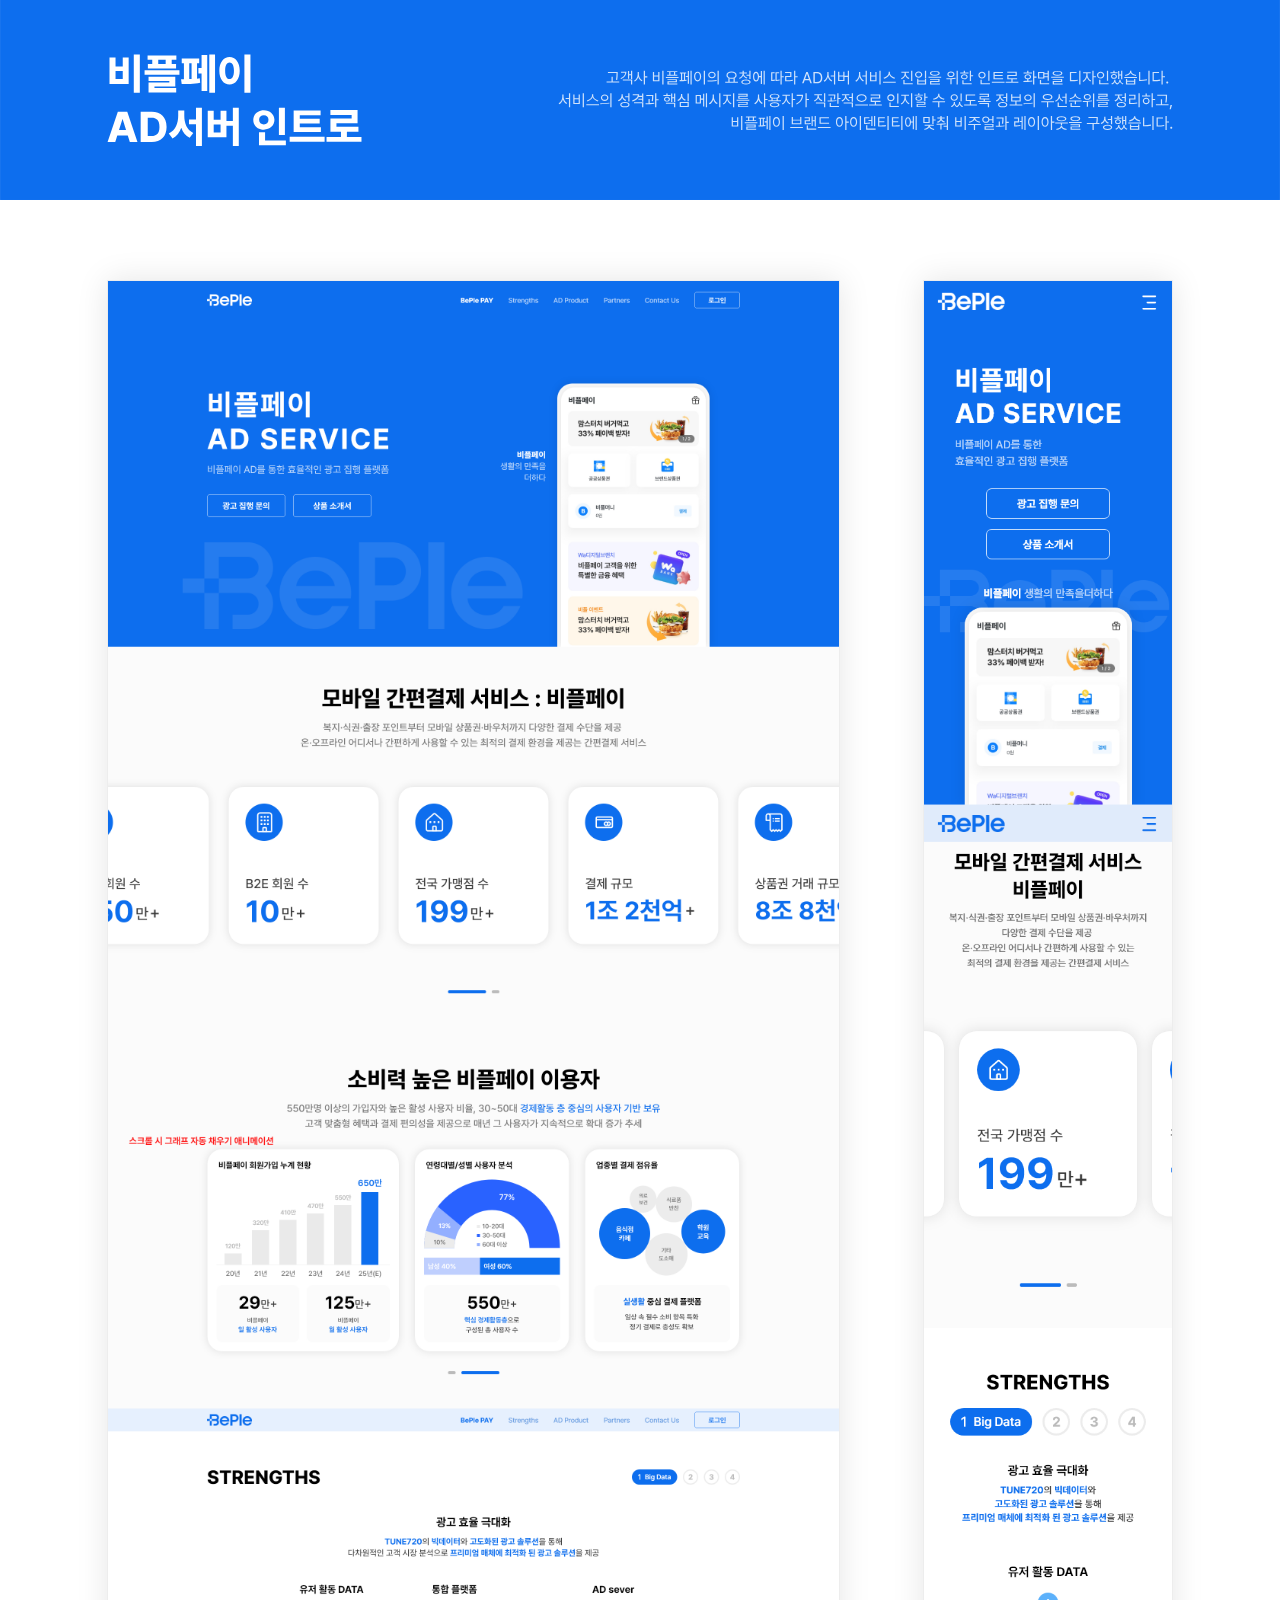
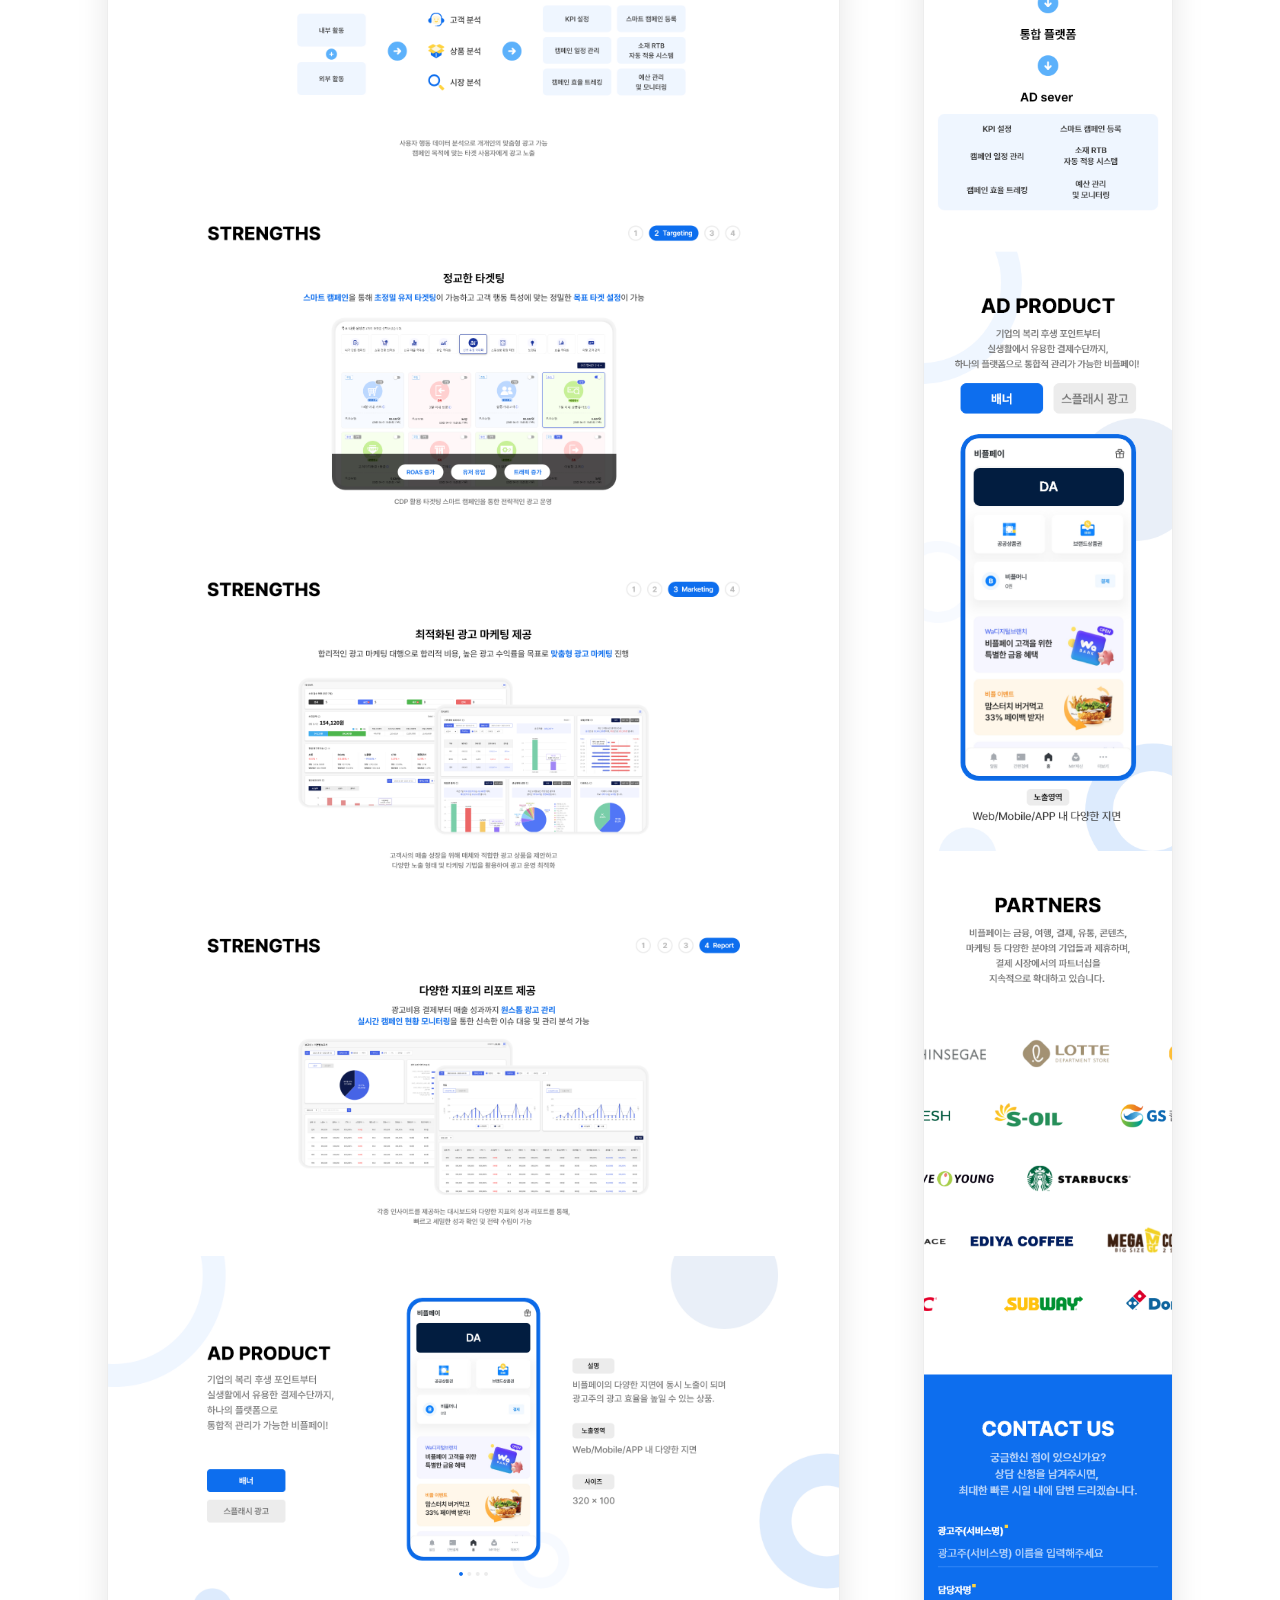
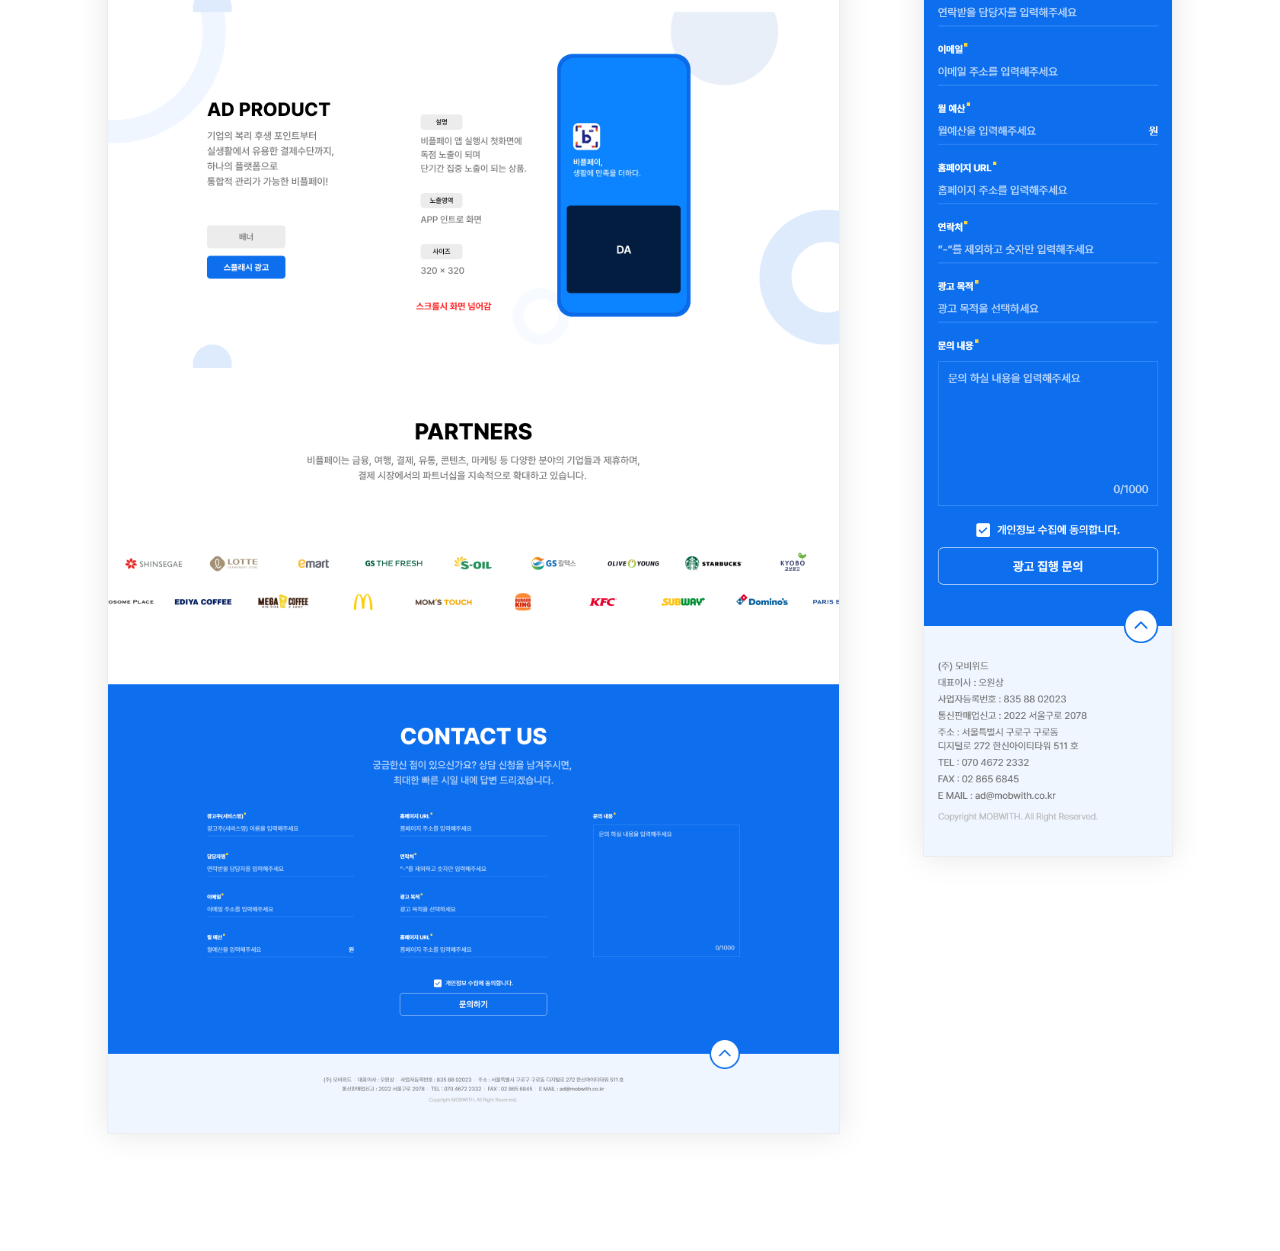
<file: pages/biplepay.html>
<!doctype html>
<html lang="ko">
<head>
<meta charset="utf-8">
<meta name="viewport" content="width=device-width, initial-scale=1">
<title>비플페이_v01</title>
<style>
  * { box-sizing: border-box; }
  html, body { margin: 0; padding: 0; background: #fff; }
  body { min-width: 320px; }

  /* 기준 프레임: 1920 × 6677 */
  .bpay-page {
    position: relative;
    width: 100%;
    max-width: 1920px;
    aspect-ratio: 1920 / 6677;
    margin: 0 auto;
    background: #fff;
    overflow: visible;
  }

  /* 화면_비플페이의 상단 인트로 영역을 벡터 그대로 재현 */
  .intro {
    position: absolute;
    inset: 0 0 auto 0;
    width: 100%;
    height: 4.4930342968%; /* 300 / 6677 */
    overflow: hidden;
    background: #0D6EEE;
  }
  .intro svg {
    display: block;
    width: 100%;
    height: 100%;
  }

  /* 원본 이미지는 재압축 없이 data URI로 직접 내장 */
  .screen {
    position: absolute;
  }
  .screen img {
    display: block;
    width: 100%;
    height: auto;
    border: 1px solid #EDEDED;
    box-shadow: 0 0 30px rgba(0, 0, 0, 0.10);
    background: #fff;
  }

  /* 화면_비플페이 기준 좌표 */
  .screen-pc {
    left: 8.3333333333%;  /* 160 / 1920 */
    top: 6.2902493635%;   /* 420 / 6677 */
    width: 57.2916666667%; /* 1100 / 1920 */
  }
  .screen-mobile {
    left: 72.1354166667%; /* 1385 / 1920 */
    top: 6.2902493635%;   /* 420 / 6677 */
    width: 19.53125%;     /* 375 / 1920 */
  }
</style>
<link rel="stylesheet" href="../assets/detail-frame.css">
</head>
<body>
  <main class="bpay-page" aria-label="비플페이 AD서버 인트로 화면">
    <header class="intro" aria-label="비플페이 AD 서버 인트로">
<svg width="1920" height="300" viewBox="0 0 1920 300" fill="none" xmlns="http://www.w3.org/2000/svg" xmlns:xlink="http://www.w3.org/1999/xlink">
<rect width="1920" height="6677" fill="white"/>
<rect width="1920" height="300" fill="#0D6EEE"/>
<path d="M209.688 81.625V139.125H200.625V81.625H209.688ZM173.25 86.125V99.6875H184.062V86.125H192.938V125.875H164.188V86.125H173.25ZM173.25 118.562H184.062V106.625H173.25V118.562ZM264.5 83.125V89.8125H257.5V96.1875H264.062V102.875H221.75V96.1875H228.312V89.8125H221.312V83.125H264.5ZM269.125 105.312V112.312H216.812V105.312H269.125ZM262.875 115V129.688H231.625V132.125H264.25V138.688H222.75V123.625H253.938V121.375H222.75V115H262.875ZM237.312 96.1875H248.438V89.8125H237.312V96.1875ZM322.5 81.625V139H313.875V81.625H322.5ZM310.812 82.6875V136.375H302.312V110.25H297.562V102.188H302.312V82.6875H310.812ZM298.75 87.9375V95.0625H295.5V118C296.938 117.906 298.312 117.75 299.625 117.562L300.188 124C291.125 126 279.562 126.188 272.5 126.188L271.5 118.875H275.812V95.0625H272.562V87.9375H298.75ZM283.812 118.688L287.312 118.562V95.0625H283.812V118.688ZM375.625 81.625V139.125H366.562V81.625H375.625ZM344.312 85.5625C353 85.5625 359.5 93.5 359.562 106.062C359.5 118.812 353 126.75 344.312 126.75C335.438 126.75 328.938 118.812 328.938 106.062C328.938 93.5 335.438 85.5625 344.312 85.5625ZM344.312 93.6875C340.25 93.6875 337.625 97.875 337.688 106.062C337.625 114.375 340.25 118.562 344.312 118.562C348.25 118.562 350.875 114.375 350.875 106.062C350.875 97.875 348.25 93.6875 344.312 93.6875ZM172.812 213H161.312L176.688 167.75H190.812L206.125 213H194.688L191.625 203.312H175.875L172.812 213ZM178.438 195.188H189.062L183.938 178.938H183.562L178.438 195.188ZM227.5 213H210.938V167.75H227.5C241.312 167.75 249.812 176.25 249.812 190.375C249.812 204.5 241.312 213 227.5 213ZM221.562 203.875H227.125C234.875 203.875 239.125 200.188 239.125 190.375C239.125 180.562 234.875 176.812 227 176.812H221.562V203.875ZM276.375 173.812C276.375 184.75 279.938 195.25 289.875 199.438L284.438 206.625C278.188 203.625 274.188 198.344 271.875 191.688C269.406 198.781 265.219 204.562 258.75 207.688L253.125 200.312C263.375 195.75 267.188 184.688 267.25 173.812V165.875H276.375V173.812ZM302.812 161.625V219.125H293.938V186.438H283.438V179.188H293.938V161.625H302.812ZM358.125 161.625V219.125H349.25V188.75H339.625V205.812H311.562V166.062H320.5V179.625H330.812V166.062H339.625V181.5H349.25V161.625H358.125ZM320.5 198.625H330.812V186.625H320.5V198.625ZM427.312 161.688V202.688H418.312V161.688H427.312ZM428.75 210.875V218.062H388.438V198.562H397.562V210.875H428.75ZM395.75 165.25C404.625 165.25 411.625 171.375 411.625 179.812C411.625 188.438 404.625 194.5 395.75 194.5C386.875 194.5 379.812 188.438 379.875 179.812C379.812 171.375 386.875 165.25 395.75 165.25ZM395.75 173.062C391.688 173 388.625 175.5 388.625 179.812C388.625 184.312 391.688 186.688 395.75 186.688C399.625 186.688 402.688 184.312 402.688 179.812C402.688 175.5 399.625 173 395.75 173.062ZM481.312 190.812V197.875H440.438V165.625H480.875V172.875H449.625V178.125H479.5V185.125H449.625V190.812H481.312ZM486.875 205.312V212.562H434.438V205.312H486.875ZM542.188 205.5V212.812H489.75V205.5H511.438V197.5H495.625V177.75H527.438V172.375H495.562V165.188H536.312V184.75H504.625V190.25H537.625V197.5H520.312V205.5H542.188Z" fill="white"/>
<path d="M926.562 108.172V110.258C926.539 112.812 926.539 115.672 925.789 119.867L923.914 119.656C924.711 115.672 924.711 112.742 924.711 110.258V109.695H911.867V108.172H926.562ZM928.836 122.422V123.945H909.852V122.422H917.305V114.969H919.109V122.422H928.836ZM948.289 106.086V118.367H946.531V112.859H943.695V118.227H941.938V106.484H943.695V111.336H946.531V106.086H948.289ZM948.289 119.328V126.898H946.484V120.828H934.227V119.328H948.289ZM939.734 107.609C939.734 112.578 936.922 116.352 931.625 118.602L930.711 117.219C935.035 115.449 937.484 112.637 937.836 109.133H931.555V107.609H939.734ZM958.32 111.664C958.32 115.344 960.758 119.117 963.711 120.57L962.586 122.047C960.289 120.84 958.367 118.379 957.453 115.484C956.516 118.566 954.547 121.191 952.203 122.445L951.031 120.969C954.078 119.469 956.492 115.461 956.516 111.664V107.867H958.32V111.664ZM967.461 106.062V114.523H970.953V116.117H967.461V126.898H965.633V106.062H967.461ZM995.281 106.062V126.945H993.43V106.062H995.281ZM981.148 107.844V113.352H987.359V107.844H989.164V121.906H979.32V107.844H981.148ZM981.148 120.359H987.359V114.828H981.148V120.359ZM1016.02 106.719V108.172H1012.81V112.203H1015.95V113.633H1000.7V112.203H1003.84V108.172H1000.62V106.719H1016.02ZM1017.83 115.391V116.867H998.844V115.391H1017.83ZM1015.39 118.742V123.266H1003.02V125.258H1016.02V126.664H1001.19V121.93H1013.59V120.125H1001.14V118.742H1015.39ZM1005.66 112.203H1010.98V108.172H1005.66V112.203ZM1037.52 106.062V126.898H1035.73V106.062H1037.52ZM1033.44 106.578V125.797H1031.68V115.648H1028.77V113.984H1031.68V106.578H1033.44ZM1029.38 108.734V110.258H1027.62V119.891C1028.41 119.844 1029.16 119.773 1029.85 119.68L1029.97 121.039C1026.69 121.648 1022.3 121.742 1019.59 121.742L1019.35 120.172L1021.55 120.148V110.258H1019.8V108.734H1029.38ZM1023.24 120.125C1024.11 120.102 1025.02 120.066 1025.91 120.008V110.258H1023.24V120.125ZM1057.51 106.062V126.945H1055.66V106.062H1057.51ZM1046.42 107.68C1049.52 107.703 1051.74 110.516 1051.74 114.945C1051.74 119.375 1049.52 122.188 1046.42 122.188C1043.3 122.188 1041.1 119.375 1041.1 114.945C1041.1 110.516 1043.3 107.703 1046.42 107.68ZM1046.42 109.32C1044.34 109.344 1042.88 111.547 1042.88 114.945C1042.88 118.344 1044.34 120.547 1046.42 120.547C1048.51 120.547 1049.96 118.344 1049.96 114.945C1049.96 111.547 1048.51 109.344 1046.42 109.32ZM1067.89 107.586C1071.17 107.586 1073.49 109.578 1073.49 112.484C1073.49 115.391 1071.17 117.383 1067.89 117.383C1064.61 117.383 1062.24 115.391 1062.27 112.484C1062.24 109.578 1064.61 107.586 1067.89 107.586ZM1067.89 109.203C1065.66 109.203 1064.05 110.539 1064.07 112.484C1064.05 114.43 1065.66 115.766 1067.89 115.766C1070.09 115.766 1071.69 114.43 1071.69 112.484C1071.69 110.539 1070.09 109.203 1067.89 109.203ZM1078.16 106.062V126.945H1076.33V106.062H1078.16ZM1061.19 120.781C1065.03 120.781 1070.33 120.758 1074.95 120.078L1075.09 121.438C1070.33 122.328 1065.2 122.352 1061.45 122.352L1061.19 120.781ZM1106.91 122.68V124.227H1087.84V122.68H1092.57V117.055C1090.79 116.129 1089.71 114.629 1089.71 112.742C1089.71 109.508 1092.88 107.398 1097.33 107.375C1101.78 107.398 1104.95 109.508 1104.95 112.742C1104.95 114.594 1103.9 116.082 1102.18 117.008V122.68H1106.91ZM1097.33 108.898C1093.91 108.875 1091.49 110.422 1091.49 112.742C1091.49 115.062 1093.91 116.633 1097.33 116.633C1100.73 116.633 1103.16 115.062 1103.16 112.742C1103.16 110.422 1100.73 108.875 1097.33 108.898ZM1094.38 122.68H1100.33V117.711C1099.43 117.957 1098.42 118.086 1097.33 118.086C1096.26 118.086 1095.27 117.969 1094.38 117.734V122.68ZM1115.68 110.539C1115.68 113.141 1117.93 115.461 1121 116.375L1120.11 117.805C1117.7 117.09 1115.76 115.508 1114.84 113.445C1113.92 115.73 1112.02 117.523 1109.54 118.344L1108.65 116.938C1111.72 115.906 1113.88 113.375 1113.88 110.539V110.094H1109.16V108.617H1113.88V105.969H1115.73V108.617H1120.39V110.094H1115.68V110.539ZM1125.85 106.062V118.695H1124V113.562H1119.73V112.039H1124V106.062H1125.85ZM1118.94 119.258C1123.27 119.258 1125.92 120.617 1125.92 123.055C1125.92 125.469 1123.27 126.852 1118.94 126.852C1114.6 126.852 1111.95 125.469 1111.95 123.055C1111.95 120.617 1114.6 119.258 1118.94 119.258ZM1118.94 120.688C1115.75 120.711 1113.76 121.578 1113.78 123.055C1113.76 124.508 1115.75 125.398 1118.94 125.398C1122.15 125.398 1124.09 124.508 1124.09 123.055C1124.09 121.578 1122.15 120.711 1118.94 120.688ZM1147.18 106.062V126.898H1145.4V106.062H1147.18ZM1142.98 106.508V125.844H1141.23V115.719H1138.55C1138.36 119.773 1136.63 122.305 1134.05 122.305C1131.34 122.305 1129.58 119.492 1129.58 115.062C1129.58 110.633 1131.34 107.82 1134.05 107.82C1136.59 107.82 1138.3 110.27 1138.53 114.195H1141.23V106.508H1142.98ZM1134.05 109.555C1132.37 109.555 1131.29 111.664 1131.31 115.062C1131.29 118.438 1132.37 120.57 1134.05 120.547C1135.74 120.57 1136.82 118.438 1136.82 115.062C1136.82 111.664 1135.74 109.555 1134.05 109.555ZM1172.56 106.039V114.266H1175.61V115.836H1172.56V126.898H1170.73V106.039H1172.56ZM1162.02 108.266V109.789H1158.55V119.867C1159.58 119.844 1160.84 119.75 1162.23 119.445L1162.41 120.992C1160.45 121.414 1158.88 121.438 1157.63 121.438H1156.72V108.266H1162.02ZM1168.77 108.266V109.789H1165.04V119.891C1166.67 119.867 1167.97 119.762 1169.45 119.398L1169.63 120.945C1167.8 121.391 1166.33 121.438 1164.22 121.438H1163.21V108.266H1168.77ZM1192.95 106.062V114.359H1196.45V115.906H1192.95V126.945H1191.12V106.062H1192.95ZM1187.12 108.008V115.461H1179.52V120.336C1183.39 120.336 1186.09 120.207 1189.25 119.609L1189.44 121.133C1186.16 121.742 1183.37 121.883 1179.36 121.906H1177.7V113.938H1185.29V109.531H1177.65V108.008H1187.12ZM1205.38 125H1203.17L1209.38 108.031H1211.61L1217.82 125H1215.59L1213.91 120.219H1207.09L1205.38 125ZM1207.72 118.367H1213.25L1210.55 110.773H1210.41L1207.72 118.367ZM1225.39 125H1220.12V108.031H1225.6C1230.55 108.031 1233.48 111.219 1233.48 116.492C1233.48 121.789 1230.55 125 1225.39 125ZM1222.23 123.125H1225.25C1229.42 123.125 1231.41 120.617 1231.41 116.492C1231.41 112.391 1229.42 109.906 1225.46 109.906H1222.23V123.125ZM1242.88 111.664C1242.88 115.438 1245.29 119.234 1248.31 120.617L1247.21 122.117C1244.84 120.898 1242.89 118.402 1241.96 115.438C1241.04 118.555 1239.08 121.227 1236.71 122.492L1235.52 121.016C1238.56 119.516 1241 115.508 1241 111.664V107.867H1242.88V111.664ZM1252.81 106.062V126.945H1250.98V114.688H1246.04V113.188H1250.98V106.062H1252.81ZM1273.55 106.062V126.945H1271.73V115.344H1266.73V121.672H1257.12V107.703H1258.98V113.141H1264.93V107.703H1266.73V113.82H1271.73V106.062H1273.55ZM1258.98 120.148H1264.93V114.617H1258.98V120.148ZM1290.38 111.664C1290.38 115.438 1292.8 119.234 1295.82 120.617L1294.72 122.117C1292.35 120.898 1290.39 118.402 1289.47 115.438C1288.54 118.555 1286.59 121.227 1284.22 122.492L1283.02 121.016C1286.07 119.516 1288.51 115.508 1288.51 111.664V107.867H1290.38V111.664ZM1300.32 106.062V126.945H1298.49V114.688H1293.55V113.188H1298.49V106.062H1300.32ZM1320.97 106.062V126.945H1319.12V106.062H1320.97ZM1306.84 107.844V113.352H1313.05V107.844H1314.85V121.906H1305.01V107.844H1306.84ZM1306.84 120.359H1313.05V114.828H1306.84V120.359ZM1334.91 109.133C1334.91 112.695 1338.99 115.883 1342.62 116.562L1341.78 118.109C1338.64 117.383 1335.32 115.145 1333.98 112.062C1332.63 115.133 1329.32 117.371 1326.17 118.109L1325.33 116.562C1328.94 115.859 1332.99 112.719 1332.99 109.133V107.539H1334.91V109.133ZM1343.61 122.539V124.062H1324.53V122.539H1343.61ZM1358.8 110.539C1358.8 113.352 1361.02 115.883 1364.14 116.867L1363.2 118.344C1360.78 117.523 1358.84 115.812 1357.91 113.609C1356.99 115.988 1355.04 117.863 1352.56 118.766L1351.6 117.289C1354.72 116.188 1356.95 113.492 1356.95 110.539V109.32H1352.07V107.82H1363.6V109.32H1358.8V110.539ZM1368.5 106.086V121.367H1366.67V106.086H1368.5ZM1369.16 124.906V126.453H1355.05V119.914H1356.88V124.906H1369.16ZM1389.24 106.062V117.242H1387.41V106.062H1389.24ZM1377.57 118.297V120.828H1387.41V118.297H1389.24V126.617H1375.74V118.297H1377.57ZM1377.57 125.117H1387.41V122.305H1377.57V125.117ZM1377.99 107.094C1381.16 107.07 1383.45 109.016 1383.45 111.875C1383.45 114.711 1381.16 116.656 1377.99 116.656C1374.83 116.656 1372.53 114.711 1372.53 111.875C1372.53 109.016 1374.83 107.07 1377.99 107.094ZM1377.99 108.641C1375.86 108.617 1374.31 109.977 1374.34 111.875C1374.31 113.773 1375.86 115.133 1377.99 115.133C1380.1 115.133 1381.65 113.773 1381.65 111.875C1381.65 109.977 1380.1 108.617 1377.99 108.641ZM1402.27 106.438C1406.91 106.438 1409.63 107.703 1409.63 110.023C1409.63 112.391 1406.91 113.656 1402.27 113.68C1397.63 113.656 1394.89 112.391 1394.89 110.023C1394.89 107.703 1397.63 106.438 1402.27 106.438ZM1402.27 107.82C1398.8 107.82 1396.79 108.664 1396.81 110.023C1396.79 111.477 1398.8 112.273 1402.27 112.273C1405.72 112.273 1407.76 111.477 1407.76 110.023C1407.76 108.664 1405.72 107.82 1402.27 107.82ZM1411.77 115.086V116.586H1392.78V115.086H1411.77ZM1409.33 118.391V123.055H1396.95V125.211H1409.96V126.664H1395.12V121.695H1407.52V119.797H1395.08V118.391H1409.33ZM1426.41 107.094C1429.53 107.07 1431.76 108.781 1431.76 111.336C1431.76 113.867 1429.53 115.625 1426.41 115.602C1423.3 115.625 1421.07 113.867 1421.07 111.336C1421.07 108.781 1423.3 107.07 1426.41 107.094ZM1426.41 108.594C1424.33 108.57 1422.85 109.719 1422.88 111.336C1422.85 112.977 1424.33 114.102 1426.41 114.078C1428.52 114.102 1430 112.977 1430 111.336C1430 109.719 1428.52 108.57 1426.41 108.594ZM1436.73 106.086V126.922H1434.92V106.086H1436.73ZM1419.5 117.383C1423.41 117.383 1428.76 117.312 1433.4 116.633L1433.52 118.016C1431.52 118.379 1429.45 118.602 1427.45 118.719V126.266H1425.62V118.836C1423.5 118.93 1421.49 118.941 1419.76 118.953L1419.5 117.383ZM1456.58 106.086V112.953H1459.72V114.5H1456.58V121.695H1454.75V106.086H1456.58ZM1452.76 108.641V110.141H1440.34V108.641H1445.63V106.086H1447.46V108.641H1452.76ZM1446.55 111.289C1449.52 111.289 1451.54 112.812 1451.56 115.18C1451.54 117.523 1449.52 119.023 1446.55 119.023C1443.55 119.023 1441.51 117.523 1441.53 115.18C1441.51 112.812 1443.55 111.289 1446.55 111.289ZM1446.55 112.742C1444.58 112.742 1443.27 113.703 1443.29 115.18C1443.27 116.656 1444.58 117.594 1446.55 117.57C1448.49 117.594 1449.8 116.656 1449.83 115.18C1449.8 113.703 1448.49 112.742 1446.55 112.742ZM1457.54 124.906V126.453H1443.55V120.453H1445.35V124.906H1457.54ZM1484.26 106.086V121.32H1482.43V106.086H1484.26ZM1484.91 124.906V126.453H1470.8V119.773H1472.63V124.906H1484.91ZM1473.01 107.539C1476.12 107.539 1478.47 109.648 1478.47 112.648C1478.47 115.695 1476.12 117.781 1473.01 117.781C1469.89 117.781 1467.55 115.695 1467.55 112.648C1467.55 109.648 1469.89 107.539 1473.01 107.539ZM1473.01 109.156C1470.9 109.156 1469.33 110.609 1469.35 112.648C1469.33 114.734 1470.9 116.164 1473.01 116.164C1475.07 116.164 1476.66 114.734 1476.66 112.648C1476.66 110.609 1475.07 109.156 1473.01 109.156ZM1504.67 117.336V118.836H1490.26V107.867H1504.44V109.414H1492.13V112.508H1503.99V113.984H1492.13V117.336H1504.67ZM1506.88 122.656V124.18H1487.8V122.656H1506.88ZM1527.62 122.773V124.32H1508.54V122.773H1517.12V118.836H1510.93V112.414H1523.4V109.133H1510.88V107.609H1525.2V113.914H1512.76V117.312H1525.7V118.836H1518.92V122.773H1527.62ZM1551.48 106.062V114.945H1554.8V116.492H1551.48V126.898H1549.62V106.062H1551.48ZM1535.05 121.344C1536.75 121.344 1538.73 121.344 1540.79 121.273V118.953C1538.36 118.684 1536.78 117.266 1536.8 115.203C1536.78 112.859 1538.77 111.336 1541.73 111.336C1544.63 111.336 1546.65 112.859 1546.67 115.203C1546.65 117.266 1545.04 118.684 1542.64 118.977V121.203C1544.59 121.109 1546.54 120.957 1548.36 120.688L1548.48 122.094C1543.93 122.867 1539.01 122.914 1535.35 122.914L1535.05 121.344ZM1547.98 108.617V110.117H1535.42V108.617H1540.79V106.109H1542.64V108.617H1547.98ZM1541.73 112.766C1539.8 112.766 1538.52 113.75 1538.52 115.203C1538.52 116.656 1539.8 117.594 1541.73 117.57C1543.62 117.594 1544.91 116.656 1544.91 115.203C1544.91 113.75 1543.62 112.766 1541.73 112.766ZM1566.59 107.891V109.742H1571.47V106.086H1573.32V121.297H1571.47V115.742H1566.59V117.617H1557.03V107.891H1566.59ZM1558.86 109.414V116.141H1564.79V109.414H1558.86ZM1573.79 124.906V126.453H1559.84V119.938H1561.7V124.906H1573.79ZM1566.59 114.219H1571.47V111.289H1566.59V114.219ZM1586.28 106.438C1590.92 106.438 1593.64 107.703 1593.64 110.023C1593.64 112.391 1590.92 113.656 1586.28 113.68C1581.64 113.656 1578.9 112.391 1578.9 110.023C1578.9 107.703 1581.64 106.438 1586.28 106.438ZM1586.28 107.82C1582.81 107.82 1580.8 108.664 1580.82 110.023C1580.8 111.477 1582.81 112.273 1586.28 112.273C1589.73 112.273 1591.77 111.477 1591.77 110.023C1591.77 108.664 1589.73 107.82 1586.28 107.82ZM1595.77 115.086V116.586H1576.79V115.086H1595.77ZM1593.34 118.391V123.055H1580.96V125.211H1593.97V126.664H1579.13V121.695H1591.53V119.797H1579.09V118.391H1593.34ZM1620.73 106.062V126.945H1618.88V106.062H1620.73ZM1614.83 108.055V109.602H1606.77V120.172C1610.82 120.172 1613.49 120.043 1616.61 119.492L1616.8 121.039C1613.56 121.625 1610.82 121.742 1606.6 121.766H1604.91V108.055H1614.83ZM1631.35 112.461C1631.33 115.812 1633.74 119.492 1636.77 120.922L1635.71 122.375C1633.37 121.238 1631.39 118.754 1630.46 115.93C1629.5 119 1627.4 121.695 1625.07 122.891L1623.95 121.438C1626.95 119.984 1629.52 116.023 1629.55 112.461V109.742H1624.7V108.219H1636.04V109.742H1631.35V112.461ZM1640.42 106.062V114.5H1643.91V116.07H1640.42V126.898H1638.59V106.062H1640.42ZM1662.24 106.086V121.32H1660.41V106.086H1662.24ZM1662.9 124.906V126.453H1648.79V119.773H1650.62V124.906H1662.9ZM1650.99 107.539C1654.11 107.539 1656.45 109.648 1656.45 112.648C1656.45 115.695 1654.11 117.781 1650.99 117.781C1647.88 117.781 1645.53 115.695 1645.53 112.648C1645.53 109.648 1647.88 107.539 1650.99 107.539ZM1650.99 109.156C1648.88 109.156 1647.31 110.609 1647.34 112.648C1647.31 114.734 1648.88 116.164 1650.99 116.164C1653.05 116.164 1654.65 114.734 1654.65 112.648C1654.65 110.609 1653.05 109.156 1650.99 109.156ZM1683.48 106.086V119H1681.72V113.352H1679V118.672H1677.24V106.414H1679V111.828H1681.72V106.086H1683.48ZM1676.35 108.453V109.977H1665.66V108.453H1670.12V106.156H1671.95V108.453H1676.35ZM1671.03 111.031C1673.68 111.031 1675.48 112.414 1675.51 114.594C1675.48 116.727 1673.68 118.156 1671.03 118.156C1668.41 118.156 1666.55 116.727 1666.58 114.594C1666.55 112.414 1668.41 111.031 1671.03 111.031ZM1671.03 112.414C1669.37 112.414 1668.22 113.258 1668.22 114.594C1668.22 115.906 1669.37 116.773 1671.03 116.773C1672.7 116.773 1673.84 115.906 1673.84 114.594C1673.84 113.258 1672.7 112.414 1671.03 112.414ZM1673.16 120.336C1673.14 122.117 1674.11 123.969 1676.09 125.023C1678.06 123.875 1679.07 121.859 1679.09 120.336V119.586H1680.9V120.336C1680.88 122.375 1682.47 124.438 1685.14 125.258L1684.27 126.664C1682.18 125.938 1680.7 124.52 1679.98 122.82C1679.34 124.473 1678.07 126.055 1676.12 126.828C1674.1 126.078 1672.84 124.602 1672.23 122.914C1671.45 124.531 1670 125.938 1668.01 126.664L1667.12 125.258C1669.72 124.367 1671.36 122.234 1671.36 120.336V119.586H1673.16V120.336ZM1690.77 118.578V121.016H1701.17V118.578H1703.02V126.617H1688.94V118.578H1690.77ZM1690.77 125.141H1701.17V122.469H1690.77V125.141ZM1705.51 115.578V117.102H1686.52V115.578H1705.51ZM1696.98 107.281C1696.98 109.859 1700.77 112.156 1704.43 112.625L1703.75 114.102C1700.52 113.621 1697.35 111.969 1696.04 109.625C1694.7 111.98 1691.52 113.621 1688.3 114.102L1687.6 112.625C1691.3 112.133 1695.08 109.93 1695.08 107.281V106.297H1696.98V107.281ZM1724.45 106.062V126.898H1722.62V106.062H1724.45ZM1710.43 108.125V119.938C1713.61 119.926 1716.9 119.668 1720.39 118.93L1720.65 120.5C1716.95 121.273 1713.64 121.531 1710.31 121.531H1708.62V108.125H1710.43ZM1744.13 106.062V114.312H1747.62V115.859H1744.13V126.945H1742.3V106.062H1744.13ZM1738.65 108.102V109.625H1730.75V120.172C1734.52 120.172 1737.2 119.996 1740.29 119.422L1740.52 121.016C1737.27 121.602 1734.52 121.719 1730.56 121.719H1728.92V108.102H1738.65ZM1750.95 125.141C1750.13 125.141 1749.43 124.461 1749.45 123.617C1749.43 122.797 1750.13 122.117 1750.95 122.117C1751.77 122.117 1752.45 122.797 1752.45 123.617C1752.45 124.461 1751.77 125.141 1750.95 125.141ZM845.305 145.664C845.305 149.438 847.719 153.234 850.742 154.617L849.641 156.117C847.273 154.898 845.316 152.402 844.391 149.438C843.465 152.555 841.508 155.227 839.141 156.492L837.945 155.016C840.992 153.516 843.43 149.508 843.43 145.664V141.867H845.305V145.664ZM855.242 140.062V160.945H853.414V148.688H848.469V147.188H853.414V140.062H855.242ZM875.891 140.062V160.945H874.039V140.062H875.891ZM861.758 141.844V147.352H867.969V141.844H869.773V155.906H859.93V141.844H861.758ZM861.758 154.359H867.969V148.828H861.758V154.359ZM889.836 143.133C889.836 146.695 893.914 149.883 897.547 150.562L896.703 152.109C893.562 151.383 890.246 149.145 888.898 146.062C887.551 149.133 884.246 151.371 881.094 152.109L880.25 150.562C883.859 149.859 887.914 146.719 887.914 143.133V141.539H889.836V143.133ZM898.531 156.539V158.062H879.453V156.539H898.531ZM907.016 141.586C910.297 141.586 912.617 143.578 912.617 146.484C912.617 149.391 910.297 151.383 907.016 151.383C903.734 151.383 901.367 149.391 901.391 146.484C901.367 143.578 903.734 141.586 907.016 141.586ZM907.016 143.203C904.789 143.203 903.172 144.539 903.195 146.484C903.172 148.43 904.789 149.766 907.016 149.766C909.219 149.766 910.812 148.43 910.812 146.484C910.812 144.539 909.219 143.203 907.016 143.203ZM917.281 140.062V160.945H915.453V140.062H917.281ZM900.312 154.781C904.156 154.781 909.453 154.758 914.07 154.078L914.211 155.438C909.453 156.328 904.32 156.352 900.57 156.352L900.312 154.781ZM934.133 143.344C934.109 146.32 936.219 148.945 939.289 149.977L938.258 151.406C935.961 150.539 934.156 148.852 933.266 146.648C932.363 149.145 930.453 151.09 927.945 152.039L926.938 150.539C930.148 149.414 932.281 146.648 932.305 143.414V141.258H934.133V143.344ZM944.234 140.062V152.414H942.383V146.062H937.742V144.539H942.383V140.062H944.234ZM937.32 153.023C941.656 153.023 944.305 154.453 944.305 156.961C944.305 159.445 941.656 160.852 937.32 160.852C932.984 160.852 930.336 159.445 930.336 156.961C930.336 154.453 932.984 153.023 937.32 153.023ZM937.32 154.477C934.133 154.477 932.141 155.414 932.164 156.961C932.141 158.461 934.133 159.375 937.32 159.375C940.508 159.375 942.477 158.461 942.477 156.961C942.477 155.414 940.508 154.477 937.32 154.477ZM958.695 141.492C958.695 142.301 958.602 143.074 958.438 143.812H963.125V140.086H964.977V152.508H963.125V149.742H957.594V148.219H963.125V145.336H957.945C956.527 148.617 953.27 150.984 948.758 152.227L948.031 150.75C953.117 149.344 956.34 146.543 956.727 142.992H949.086V141.492H958.695ZM964.977 153.422V160.875H963.125V154.898H950.961V153.422H964.977ZM980 142.383V143.461C979.977 145.102 979.977 147.867 979.391 151.734L977.539 151.57C978.102 148.078 978.148 145.547 978.148 143.883H969.406V142.383H980ZM974.539 148.336V154.664C976.848 154.582 979.215 154.43 981.383 154.172L981.477 155.555C977.094 156.234 972.195 156.328 968.469 156.305L968.234 154.781C969.605 154.77 971.129 154.758 972.734 154.711V148.336H974.539ZM984.523 140.062V148.781H987.898V150.375H984.523V160.898H982.695V140.062H984.523ZM1005.78 142.523V144.023H995.094V142.523H999.547V140.18H1001.38V142.523H1005.78ZM1000.46 145.078C1003.11 145.078 1004.91 146.555 1004.94 148.781C1004.91 150.961 1003.11 152.438 1000.46 152.438C997.836 152.438 995.984 150.961 996.008 148.781C995.984 146.555 997.836 145.078 1000.46 145.078ZM1000.46 146.461C998.797 146.484 997.648 147.398 997.648 148.781C997.648 150.117 998.797 151.031 1000.46 151.031C1002.12 151.031 1003.27 150.117 1003.27 148.781C1003.27 147.398 1002.12 146.484 1000.46 146.461ZM1012.91 140.086V153.023H1011.15V147.469H1008.43V152.883H1006.67V140.438H1008.43V145.945H1011.15V140.086H1012.91ZM1012.91 154.266V160.898H1011.1V155.766H998.867V154.266H1012.91ZM1033.16 140.086V151.922H1031.33V140.086H1033.16ZM1033.16 153.117V160.617H1019.61V153.117H1033.16ZM1021.41 154.617V159.117H1031.35V154.617H1021.41ZM1023.34 142.945C1023.31 145.898 1025.56 148.5 1028.63 149.578L1027.7 150.984C1025.28 150.152 1023.36 148.395 1022.42 146.109C1021.5 148.547 1019.55 150.469 1017.05 151.383L1016.12 149.93C1019.28 148.828 1021.46 146.016 1021.46 142.945V140.906H1023.34V142.945ZM1051.46 142.5V147.938H1054.62V140.508H1056.38V159.844H1054.62V149.461H1051.46V155.297H1043.49V142.5H1051.46ZM1045.23 143.977V153.82H1049.73V143.977H1045.23ZM1060.58 140.062V160.898H1058.8V140.062H1060.58ZM1070.87 145.664C1070.84 149.461 1073.45 153.305 1076.52 154.688L1075.39 156.141C1073.02 154.98 1070.97 152.531 1069.98 149.555C1069 152.707 1066.95 155.332 1064.52 156.562L1063.34 155.016C1066.44 153.586 1069.02 149.625 1069.04 145.664V141.867H1070.87V145.664ZM1080.64 140.062V160.945H1078.79V140.062H1080.64ZM1091.66 146.461C1091.66 150 1094.23 153.586 1097.3 154.922L1096.27 156.375C1093.84 155.262 1091.73 152.859 1090.77 149.977C1089.78 153.035 1087.68 155.695 1085.3 156.891L1084.2 155.438C1087.18 154.008 1089.78 150.07 1089.8 146.461V143.742H1084.88V142.219H1096.62V143.742H1091.66V146.461ZM1101.38 140.062V160.898H1099.53V140.062H1101.38ZM1124 149.742V151.195H1104.92V149.742H1124ZM1121.61 152.859V157.289H1109.09V159.281H1122.29V160.617H1107.24V156.023H1119.78V154.242H1107.22V152.859H1121.61ZM1121.54 140.695V145.008H1109.23V146.836H1121.91V148.172H1107.41V143.742H1119.69V142.031H1107.34V140.695H1121.54ZM1138.7 145.664C1138.7 149.344 1141.13 153.117 1144.09 154.57L1142.96 156.047C1140.66 154.84 1138.74 152.379 1137.83 149.484C1136.89 152.566 1134.92 155.191 1132.58 156.445L1131.41 154.969C1134.45 153.469 1136.87 149.461 1136.89 145.664V141.867H1138.7V145.664ZM1147.84 140.062V148.523H1151.33V150.117H1147.84V160.898H1146.01V140.062H1147.84ZM1171.44 150.375V151.898H1152.45V150.375H1157.16V147.445C1155.5 146.801 1154.56 145.734 1154.56 144.328C1154.56 141.867 1157.38 140.461 1161.95 140.461C1166.47 140.461 1169.3 141.867 1169.3 144.328C1169.3 145.723 1168.38 146.789 1166.73 147.422V150.375H1171.44ZM1161.95 153.492C1166.42 153.492 1169.09 154.781 1169.12 157.172C1169.09 159.539 1166.42 160.852 1161.95 160.852C1157.42 160.852 1154.75 159.539 1154.75 157.172C1154.75 154.781 1157.42 153.492 1161.95 153.492ZM1161.95 154.898C1158.59 154.922 1156.6 155.742 1156.62 157.172C1156.6 158.578 1158.59 159.422 1161.95 159.422C1165.25 159.422 1167.27 158.578 1167.27 157.172C1167.27 155.742 1165.25 154.922 1161.95 154.898ZM1161.95 141.914C1158.55 141.914 1156.44 142.828 1156.46 144.328C1156.44 145.852 1158.55 146.742 1161.95 146.742C1165.32 146.742 1167.43 145.852 1167.43 144.328C1167.43 142.828 1165.32 141.914 1161.95 141.914ZM1158.99 150.375H1164.9V147.938C1164.02 148.09 1163.04 148.172 1161.95 148.172C1160.86 148.172 1159.87 148.09 1158.99 147.938V150.375ZM1180.25 146.461C1180.23 149.812 1182.64 153.492 1185.66 154.922L1184.61 156.375C1182.27 155.238 1180.29 152.754 1179.36 149.93C1178.4 153 1176.3 155.695 1173.97 156.891L1172.84 155.438C1175.84 153.984 1178.42 150.023 1178.45 146.461V143.742H1173.59V142.219H1184.94V143.742H1180.25V146.461ZM1189.32 140.062V148.5H1192.81V150.07H1189.32V160.898H1187.49V140.062H1189.32ZM1210.06 140.062V148.547H1213.44V150.094H1210.06V160.898H1208.23V140.062H1210.06ZM1204.67 142.312C1204.67 148.219 1201.91 153.586 1195.11 156.938L1194.08 155.484C1199.47 152.801 1202.4 148.793 1202.82 143.859H1195.04V142.312H1204.67ZM1228.2 143.93C1228.2 146.742 1230.43 149.297 1233.55 150.305L1232.61 151.734C1230.18 150.914 1228.25 149.191 1227.31 146.977C1226.4 149.355 1224.44 151.23 1221.97 152.133L1221.01 150.703C1224.12 149.602 1226.35 146.883 1226.35 143.93V143.039H1221.48V141.539H1233.01V143.039H1228.2V143.93ZM1237.91 140.062V152.672H1236.08V140.062H1237.91ZM1237.91 153.773V160.898H1236.08V155.297H1223.89V153.773H1237.91ZM1253 141.68V142.781C1252.98 144.141 1252.98 146.227 1252.46 148.945L1250.61 148.805C1251.11 146.309 1251.16 144.539 1251.2 143.227H1242.62V141.68H1253ZM1247.63 146.297V150.773C1249.94 150.68 1252.33 150.516 1254.5 150.211L1254.62 151.57C1250.26 152.32 1245.22 152.414 1241.52 152.414L1241.33 150.891C1242.68 150.879 1244.2 150.867 1245.8 150.82V146.297H1247.63ZM1257.78 140.062V146.859H1260.83V148.43H1257.78V155.742H1255.91V140.062H1257.78ZM1258.46 158.906V160.453H1244.54V154.336H1246.39V158.906H1258.46ZM1269.43 143.906C1269.43 146.625 1271.52 149.203 1274.56 150.258L1273.6 151.711C1271.25 150.867 1269.43 149.121 1268.54 146.977C1267.64 149.379 1265.71 151.301 1263.24 152.203L1262.28 150.75C1265.35 149.648 1267.58 146.859 1267.58 143.93V143.016H1262.87V141.516H1274.09V143.016H1269.43V143.906ZM1279.46 153.656V160.898H1277.61V155.18H1265.45V153.656H1279.46ZM1279.46 140.062V152.555H1277.61V147.07H1273.44V145.523H1277.61V140.062H1279.46ZM1292.42 141.422C1296.78 141.422 1300.04 143.695 1300.04 147.141C1300.04 150.609 1296.78 152.883 1292.42 152.859C1288.06 152.883 1284.8 150.609 1284.8 147.141C1284.8 143.695 1288.06 141.422 1292.42 141.422ZM1292.42 142.922C1289.07 142.898 1286.54 144.656 1286.56 147.141C1286.54 149.672 1289.07 151.359 1292.42 151.359C1295.75 151.359 1298.26 149.672 1298.26 147.141C1298.26 144.656 1295.75 142.898 1292.42 142.922ZM1302.01 156.586V158.133H1282.93V156.586H1302.01ZM1322.75 156.773V158.32H1303.67V156.773H1312.25V152.836H1306.06V146.414H1318.53V143.133H1306.02V141.609H1320.34V147.914H1307.89V151.312H1320.83V152.836H1314.05V156.773H1322.75ZM1347.64 140.086V155.32H1345.81V140.086H1347.64ZM1348.3 158.906V160.453H1334.19V153.773H1336.02V158.906H1348.3ZM1336.39 141.539C1339.51 141.539 1341.85 143.648 1341.85 146.648C1341.85 149.695 1339.51 151.781 1336.39 151.781C1333.27 151.781 1330.93 149.695 1330.93 146.648C1330.93 143.648 1333.27 141.539 1336.39 141.539ZM1336.39 143.156C1334.28 143.156 1332.71 144.609 1332.73 146.648C1332.71 148.734 1334.28 150.164 1336.39 150.164C1338.45 150.164 1340.05 148.734 1340.05 146.648C1340.05 144.609 1338.45 143.156 1336.39 143.156ZM1358.63 146.461C1358.63 150 1361.21 153.586 1364.28 154.922L1363.25 156.375C1360.81 155.262 1358.7 152.859 1357.74 149.977C1356.76 153.035 1354.66 155.695 1352.28 156.891L1351.18 155.438C1354.16 154.008 1356.76 150.07 1356.78 146.461V143.742H1351.86V142.219H1363.6V143.742H1358.63V146.461ZM1368.36 140.062V160.898H1366.51V140.062H1368.36ZM1388.21 139.992V145.055H1391.38V146.578H1388.21V151.523H1386.38V139.992H1388.21ZM1388.21 152.602V157.219H1376.77V159.258H1388.98V160.664H1374.97V155.859H1386.38V153.984H1374.92V152.602H1388.21ZM1384.39 141.961V143.438H1371.97V141.961H1377.27V139.852H1379.09V141.961H1384.39ZM1378.18 144.375C1381.2 144.375 1383.17 145.688 1383.2 147.797C1383.17 149.906 1381.2 151.219 1378.18 151.219C1375.13 151.219 1373.14 149.906 1373.16 147.797C1373.14 145.688 1375.13 144.375 1378.18 144.375ZM1378.18 145.734C1376.21 145.734 1374.9 146.555 1374.92 147.797C1374.9 149.062 1376.21 149.836 1378.18 149.836C1380.15 149.836 1381.44 149.062 1381.46 147.797C1381.44 146.555 1380.15 145.734 1378.18 145.734ZM1409.14 142.008C1409.14 144.938 1412.98 147.492 1416.73 148.008L1415.98 149.508C1412.75 148.969 1409.55 147.176 1408.2 144.609C1406.87 147.188 1403.66 148.969 1400.42 149.508L1399.67 148.008C1403.42 147.492 1407.24 144.984 1407.24 142.008V140.812H1409.14V142.008ZM1417.67 151.805V153.352H1409.05V160.898H1407.24V153.352H1398.69V151.805H1417.67ZM1432.51 154.055C1432.51 155.895 1433.49 157.852 1435.48 158.977C1437.45 157.746 1438.51 155.672 1438.51 154.055V152.906H1440.31V154.055C1440.31 156.188 1441.88 158.344 1444.55 159.258L1443.64 160.617C1441.55 159.879 1440.09 158.426 1439.38 156.68C1438.73 158.367 1437.45 159.961 1435.53 160.781C1433.5 160.008 1432.21 158.473 1431.59 156.727C1430.86 158.414 1429.41 159.867 1427.42 160.617L1426.48 159.258C1429.11 158.273 1430.7 156.047 1430.73 154.055V152.906H1432.51V154.055ZM1442.66 140.086V151.992H1440.83V140.086H1442.66ZM1431.41 141.305C1434.57 141.305 1436.87 143.273 1436.87 146.18C1436.87 149.039 1434.57 151.008 1431.41 151.008C1428.24 151.008 1425.95 149.039 1425.95 146.18C1425.95 143.273 1428.24 141.305 1431.41 141.305ZM1431.41 142.875C1429.27 142.852 1427.73 144.234 1427.75 146.18C1427.73 148.102 1429.27 149.461 1431.41 149.484C1433.52 149.461 1435.06 148.102 1435.06 146.18C1435.06 144.234 1433.52 142.852 1431.41 142.875ZM1463.02 149.836V151.336H1456.58V156.727H1465.27V158.273H1446.2V156.727H1454.77V151.336H1448.63V141.773H1462.81V143.273H1450.48V149.836H1463.02ZM1485.99 151.547V153.07H1466.91V151.547H1475.54V149.344H1469.4V144.258H1481.68V142.102H1469.33V140.602H1483.53V145.641H1471.23V147.867H1483.98V149.344H1477.34V151.547H1485.99ZM1483.65 154.664V160.711H1481.8V156.164H1469.05V154.664H1483.65ZM1510.98 140.062V152.484H1509.12V147.023H1504.93V145.5H1509.12V140.062H1510.98ZM1504.06 153.141C1508.4 153.141 1511.05 154.547 1511.05 157.008C1511.05 159.469 1508.4 160.875 1504.06 160.898C1499.73 160.875 1497.08 159.469 1497.08 157.008C1497.08 154.547 1499.73 153.141 1504.06 153.141ZM1504.06 154.57C1500.88 154.57 1498.88 155.484 1498.91 157.008C1498.88 158.508 1500.88 159.422 1504.06 159.422C1507.25 159.422 1509.22 158.508 1509.22 157.008C1509.22 155.484 1507.25 154.57 1504.06 154.57ZM1500.95 143.883C1500.95 146.602 1503.03 149.18 1506.08 150.234L1505.12 151.711C1502.77 150.867 1500.96 149.121 1500.08 146.953C1499.16 149.402 1497.23 151.359 1494.76 152.297L1493.8 150.82C1496.89 149.695 1499.09 146.883 1499.09 143.906V143.133H1494.38V141.586H1505.61V143.133H1500.95V143.883ZM1533.52 156.703V158.227H1514.45V156.703H1523.02V152.203H1516.7V141.539H1518.55V145.312H1529.38V141.539H1531.18V152.203H1524.83V156.703H1533.52ZM1518.55 150.703H1529.38V146.812H1518.55V150.703ZM1542.01 141.586C1545.29 141.586 1547.61 143.578 1547.61 146.484C1547.61 149.391 1545.29 151.383 1542.01 151.383C1538.73 151.383 1536.36 149.391 1536.38 146.484C1536.36 143.578 1538.73 141.586 1542.01 141.586ZM1542.01 143.203C1539.78 143.203 1538.16 144.539 1538.19 146.484C1538.16 148.43 1539.78 149.766 1542.01 149.766C1544.21 149.766 1545.8 148.43 1545.8 146.484C1545.8 144.539 1544.21 143.203 1542.01 143.203ZM1552.27 140.062V160.945H1550.45V140.062H1552.27ZM1535.3 154.781C1539.15 154.781 1544.45 154.758 1549.06 154.078L1549.2 155.438C1544.45 156.328 1539.31 156.352 1535.56 156.352L1535.3 154.781ZM1581.01 152.016V153.562H1572.31V160.898H1570.51V153.562H1561.93V152.016H1581.01ZM1571.42 140.906C1575.8 140.906 1578.76 142.664 1578.76 145.5C1578.76 148.266 1575.8 150.023 1571.42 150.023C1567.04 150.023 1564.09 148.266 1564.09 145.5C1564.09 142.664 1567.04 140.906 1571.42 140.906ZM1571.42 142.406C1568.16 142.406 1565.96 143.625 1565.98 145.5C1565.96 147.352 1568.16 148.547 1571.42 148.547C1574.66 148.547 1576.88 147.352 1576.88 145.5C1576.88 143.625 1574.66 142.406 1571.42 142.406ZM1589.82 144C1589.82 146.906 1591.93 149.648 1594.98 150.75L1593.95 152.18C1591.66 151.266 1589.84 149.449 1588.95 147.188C1588.06 149.707 1586.16 151.711 1583.7 152.695L1582.72 151.195C1585.84 150.047 1587.99 147.141 1588.02 143.93V141.352H1589.82V144ZM1599.97 140.086V155.695H1598.12V146.531H1593.48V144.984H1598.12V140.086H1599.97ZM1600.44 158.906V160.453H1586.49V153.914H1588.34V158.906H1600.44ZM1613.89 141.656C1613.89 144.375 1617.69 146.859 1621.3 147.422L1620.57 148.875C1617.41 148.336 1614.28 146.578 1612.95 144.141C1611.64 146.625 1608.48 148.359 1605.31 148.898L1604.59 147.445C1608.22 146.883 1611.99 144.469 1611.99 141.656V140.602H1613.89V141.656ZM1622.49 150.68V152.203H1614.01V156.469H1612.18V152.203H1603.41V150.68H1622.49ZM1620.36 158.906V160.453H1605.85V154.43H1607.7V158.906H1620.36ZM1631.05 141.094C1634.16 141.07 1636.39 142.781 1636.39 145.336C1636.39 147.867 1634.16 149.625 1631.05 149.602C1627.93 149.625 1625.7 147.867 1625.7 145.336C1625.7 142.781 1627.93 141.07 1631.05 141.094ZM1631.05 142.594C1628.96 142.57 1627.48 143.719 1627.51 145.336C1627.48 146.977 1628.96 148.102 1631.05 148.078C1633.16 148.102 1634.63 146.977 1634.63 145.336C1634.63 143.719 1633.16 142.57 1631.05 142.594ZM1641.36 140.086V160.922H1639.55V140.086H1641.36ZM1624.13 151.383C1628.05 151.383 1633.39 151.312 1638.03 150.633L1638.15 152.016C1636.16 152.379 1634.08 152.602 1632.08 152.719V160.266H1630.25V152.836C1628.13 152.93 1626.12 152.941 1624.39 152.953L1624.13 151.383ZM1663.98 149.742V151.195H1644.9V149.742H1663.98ZM1661.59 152.859V157.289H1649.07V159.281H1662.27V160.617H1647.22V156.023H1659.76V154.242H1647.2V152.859H1661.59ZM1661.52 140.695V145.008H1649.21V146.836H1661.89V148.172H1647.38V143.742H1659.66V142.031H1647.31V140.695H1661.52ZM1688.96 140.062V152.484H1687.11V147.023H1682.91V145.5H1687.11V140.062H1688.96ZM1682.05 153.141C1686.38 153.141 1689.03 154.547 1689.03 157.008C1689.03 159.469 1686.38 160.875 1682.05 160.898C1677.71 160.875 1675.06 159.469 1675.06 157.008C1675.06 154.547 1677.71 153.141 1682.05 153.141ZM1682.05 154.57C1678.86 154.57 1676.87 155.484 1676.89 157.008C1676.87 158.508 1678.86 159.422 1682.05 159.422C1685.23 159.422 1687.2 158.508 1687.2 157.008C1687.2 155.484 1685.23 154.57 1682.05 154.57ZM1678.93 143.883C1678.93 146.602 1681.02 149.18 1684.06 150.234L1683.1 151.711C1680.76 150.867 1678.94 149.121 1678.06 146.953C1677.15 149.402 1675.21 151.359 1672.74 152.297L1671.78 150.82C1674.88 149.695 1677.08 146.883 1677.08 143.906V143.133H1672.37V141.586H1683.59V143.133H1678.93V143.883ZM1709.63 140.062V160.945H1707.8V140.062H1709.63ZM1703.3 142.008V149.414H1695.52V154.336C1698.98 154.336 1702.06 154.184 1705.79 153.586L1705.98 155.133C1702.13 155.742 1698.97 155.883 1695.38 155.883H1693.65V147.914H1701.45V143.531H1693.6V142.008H1703.3ZM1729.3 140.062V148.664H1732.79V150.188H1729.3V160.898H1727.47V140.062H1729.3ZM1725.45 143.414V144.938H1713.05V143.414H1718.42V140.32H1720.25V143.414H1725.45ZM1719.36 146.672C1722.31 146.672 1724.45 148.641 1724.47 151.453C1724.45 154.266 1722.31 156.234 1719.36 156.234C1716.38 156.234 1714.23 154.266 1714.25 151.453C1714.23 148.641 1716.38 146.672 1719.36 146.672ZM1719.36 148.219C1717.41 148.219 1715.98 149.578 1716.01 151.453C1715.98 153.352 1717.41 154.688 1719.36 154.664C1721.28 154.688 1722.69 153.352 1722.71 151.453C1722.69 149.578 1721.28 148.219 1719.36 148.219ZM1750.62 142.172V144.258C1750.6 146.812 1750.6 149.672 1749.85 153.867L1747.98 153.656C1748.77 149.672 1748.77 146.742 1748.77 144.258V143.695H1735.93V142.172H1750.62ZM1752.9 156.422V157.945H1733.91V156.422H1741.37V148.969H1743.17V156.422H1752.9ZM1758.08 157.43L1756.25 163.805H1754.52L1755.8 157.43H1758.08ZM1113.52 174.062V194.945H1111.67V174.062H1113.52ZM1099.39 175.844V181.352H1105.6V175.844H1107.41V189.906H1097.56V175.844H1099.39ZM1099.39 188.359H1105.6V182.828H1099.39V188.359ZM1134.27 174.719V176.172H1131.05V180.203H1134.2V181.633H1118.94V180.203H1122.08V176.172H1118.87V174.719H1134.27ZM1136.07 183.391V184.867H1117.09V183.391H1136.07ZM1133.63 186.742V191.266H1121.26V193.258H1134.27V194.664H1119.43V189.93H1131.83V188.125H1119.38V186.742H1133.63ZM1123.91 180.203H1129.23V176.172H1123.91V180.203ZM1155.76 174.062V194.898H1153.98V174.062H1155.76ZM1151.68 174.578V193.797H1149.92V183.648H1147.02V181.984H1149.92V174.578H1151.68ZM1147.62 176.734V178.258H1145.87V187.891C1146.65 187.844 1147.4 187.773 1148.09 187.68L1148.21 189.039C1144.93 189.648 1140.55 189.742 1137.83 189.742L1137.59 188.172L1139.8 188.148V178.258H1138.04V176.734H1147.62ZM1141.48 188.125C1142.35 188.102 1143.27 188.066 1144.16 188.008V178.258H1141.48V188.125ZM1175.75 174.062V194.945H1173.9V174.062H1175.75ZM1164.66 175.68C1167.76 175.703 1169.98 178.516 1169.98 182.945C1169.98 187.375 1167.76 190.188 1164.66 190.188C1161.55 190.188 1159.34 187.375 1159.34 182.945C1159.34 178.516 1161.55 175.703 1164.66 175.68ZM1164.66 177.32C1162.58 177.344 1161.12 179.547 1161.12 182.945C1161.12 186.344 1162.58 188.547 1164.66 188.547C1166.75 188.547 1168.2 186.344 1168.2 182.945C1168.2 179.547 1166.75 177.344 1164.66 177.32ZM1204.41 190.586V192.133H1185.34V190.586H1204.41ZM1189.44 175.562V179.453H1200.27V175.562H1202.07V186.414H1187.59V175.562H1189.44ZM1189.44 184.938H1200.27V180.93H1189.44V184.938ZM1223.77 174.086V189.602H1222.02V181.867H1219.09V188.992H1217.38V174.484H1219.09V180.32H1222.02V174.086H1223.77ZM1224.41 192.906V194.453H1210.11V188.172H1211.94V192.906H1224.41ZM1214.89 175.867V181.82H1208.82V184.984C1211.56 184.973 1213.66 184.844 1216.13 184.352L1216.34 185.828C1213.65 186.344 1211.42 186.461 1208.4 186.461H1207.04V180.367H1213.13V177.367H1206.99V175.867H1214.89ZM1243.65 184.094V185.617H1229.26V176.008H1243.44V177.531H1231.09V184.094H1243.65ZM1245.9 190.516V192.062H1226.82V190.516H1245.9ZM1259.16 175.68C1262.23 175.703 1264.41 178.516 1264.44 182.945C1264.41 187.375 1262.23 190.188 1259.16 190.188C1256.07 190.188 1253.91 187.375 1253.91 182.945C1253.91 178.516 1256.07 175.703 1259.16 175.68ZM1259.16 177.32C1257.1 177.344 1255.65 179.547 1255.65 182.945C1255.65 186.344 1257.1 188.547 1259.16 188.547C1261.25 188.547 1262.66 186.344 1262.66 182.945C1262.66 179.547 1261.25 177.344 1259.16 177.32ZM1269.71 174.062V182.383H1273.2V183.977H1269.71V194.898H1267.88V174.062H1269.71ZM1291.51 174.062V194.945H1289.66V174.062H1291.51ZM1280.42 175.68C1283.52 175.703 1285.74 178.516 1285.74 182.945C1285.74 187.375 1283.52 190.188 1280.42 190.188C1277.3 190.188 1275.1 187.375 1275.1 182.945C1275.1 178.516 1277.3 175.703 1280.42 175.68ZM1280.42 177.32C1278.34 177.344 1276.88 179.547 1276.88 182.945C1276.88 186.344 1278.34 188.547 1280.42 188.547C1282.51 188.547 1283.96 186.344 1283.96 182.945C1283.96 179.547 1282.51 177.344 1280.42 177.32ZM1304.05 175.938V177.461H1297.91V184.469C1300.54 184.48 1302.61 184.34 1305.05 183.859L1305.22 185.336C1302.55 185.875 1300.37 185.945 1297.41 185.945H1296.1V175.938H1304.05ZM1312.81 174.086V189.508H1311.05V174.086H1312.81ZM1308.76 174.508V188.898H1307V181.398H1302.73V179.898H1307V174.508H1308.76ZM1313.45 192.906V194.453H1299.15V187.727H1301V192.906H1313.45ZM1327.3 175.961V177.508H1318.98V181.82H1326.55V183.32H1318.98V188.359C1322.87 188.359 1325.54 188.207 1328.73 187.68L1328.91 189.203C1325.63 189.742 1322.82 189.859 1318.81 189.883H1317.15V175.961H1327.3ZM1333.04 174.062V194.898H1331.19V174.062H1333.04ZM1348.04 175.961V177.508H1339.72V181.82H1347.29V183.32H1339.72V188.359C1343.61 188.359 1346.28 188.207 1349.47 187.68L1349.66 189.203C1346.38 189.742 1343.56 189.859 1339.55 189.883H1337.89V175.961H1348.04ZM1353.78 174.062V194.898H1351.93V174.062H1353.78ZM1375.16 174.062V194.898H1373.38V174.062H1375.16ZM1370.96 174.508V193.844H1369.2V183.719H1366.53C1366.33 187.773 1364.61 190.305 1362.03 190.305C1359.31 190.305 1357.55 187.492 1357.55 183.062C1357.55 178.633 1359.31 175.82 1362.03 175.82C1364.56 175.82 1366.27 178.27 1366.51 182.195H1369.2V174.508H1370.96ZM1362.03 177.555C1360.34 177.555 1359.27 179.664 1359.29 183.062C1359.27 186.438 1360.34 188.57 1362.03 188.547C1363.72 188.57 1364.8 186.438 1364.8 183.062C1364.8 179.664 1363.72 177.555 1362.03 177.555ZM1394.59 175.492V184.398H1384.95V175.492H1394.59ZM1386.76 176.992V182.898H1392.8V176.992H1386.76ZM1400.35 174.062V179.078H1403.49V180.625H1400.35V185.969H1398.52V174.062H1400.35ZM1400.73 187.188V188.688H1394.82C1395.02 190.914 1398.12 192.859 1401.52 193.398L1400.84 194.828C1397.8 194.324 1395.03 192.812 1393.84 190.727C1392.65 192.824 1389.91 194.312 1386.88 194.805L1386.17 193.398C1389.62 192.859 1392.66 190.949 1392.9 188.688H1386.99V187.188H1400.73ZM1412.49 177.93C1412.49 180.016 1414.58 181.82 1417.51 182.453L1416.71 183.906C1414.33 183.309 1412.48 182.02 1411.6 180.297C1410.72 182.172 1408.84 183.566 1406.38 184.188L1405.58 182.781C1408.51 182.102 1410.59 180.156 1410.59 177.93V177.859H1406.02V176.383H1410.64V174.133H1412.47V176.383H1417.04V177.859H1412.49V177.93ZM1422.05 174.086V194.922H1420.18V190.094H1415.38V188.617H1420.18V174.086H1422.05ZM1404.71 185.547C1408.67 185.57 1413.95 185.523 1418.54 184.867L1418.66 186.273C1416.59 186.625 1414.47 186.836 1412.4 186.953V194.266H1410.55V187.047C1408.55 187.117 1406.64 187.129 1404.97 187.117L1404.71 185.547ZM1448.75 174.062V194.945H1446.9V174.062H1448.75ZM1434.62 175.844V181.352H1440.83V175.844H1442.63V189.906H1432.79V175.844H1434.62ZM1434.62 188.359H1440.83V182.828H1434.62V188.359ZM1462.84 177.016C1462.81 179.805 1466.54 182.172 1470.17 182.711L1469.49 184.164C1466.23 183.613 1463.07 181.879 1461.8 179.359C1460.54 181.879 1457.36 183.613 1454.16 184.164L1453.44 182.711C1457.05 182.172 1460.77 179.805 1460.77 177.016V176.875H1454.09V175.375H1469.49V176.875H1462.84V177.016ZM1471.3 185.945V187.469H1462.67V194.898H1460.87V187.469H1452.31V185.945H1471.3ZM1490.3 174.062V184.68H1488.48V180.25H1484.14C1483.74 182.652 1481.61 184.258 1478.8 184.258C1475.66 184.258 1473.38 182.312 1473.38 179.5C1473.38 176.734 1475.66 174.812 1478.8 174.812C1481.59 174.812 1483.71 176.371 1484.12 178.703H1488.48V174.062H1490.3ZM1478.8 176.336C1476.66 176.312 1475.14 177.648 1475.14 179.5C1475.14 181.398 1476.66 182.734 1478.8 182.734C1480.86 182.734 1482.41 181.398 1482.41 179.5C1482.41 177.648 1480.86 176.312 1478.8 176.336ZM1490.3 185.828V190.82H1478.68V193.141H1491.1V194.617H1476.85V189.414H1488.48V187.305H1476.8V185.828H1490.3ZM1505.35 176.383V177.461C1505.33 179.102 1505.33 181.867 1504.74 185.734L1502.89 185.57C1503.45 182.078 1503.5 179.547 1503.5 177.883H1494.76V176.383H1505.35ZM1499.89 182.336V188.664C1502.2 188.582 1504.57 188.43 1506.73 188.172L1506.83 189.555C1502.45 190.234 1497.55 190.328 1493.82 190.305L1493.59 188.781C1494.96 188.77 1496.48 188.758 1498.09 188.711V182.336H1499.89ZM1509.88 174.062V182.781H1513.25V184.375H1509.88V194.898H1508.05V174.062H1509.88ZM1528.7 176.383V183.578H1523.05V188.219C1525.45 188.207 1527.72 188.125 1530.5 187.633L1530.64 189.156C1527.66 189.695 1525.3 189.742 1522.65 189.766H1521.27V182.055H1526.94V177.906H1521.22V176.383H1528.7ZM1538.38 174.062V194.898H1536.62V174.062H1538.38ZM1534.11 174.578V193.797H1532.38V183.086H1529.7V181.586H1532.38V174.578H1534.11ZM1558.48 174.062V194.945H1556.63V174.062H1558.48ZM1547.4 175.68C1550.49 175.703 1552.72 178.516 1552.72 182.945C1552.72 187.375 1550.49 190.188 1547.4 190.188C1544.28 190.188 1542.08 187.375 1542.08 182.945C1542.08 178.516 1544.28 175.703 1547.4 175.68ZM1547.4 177.32C1545.31 177.344 1543.86 179.547 1543.86 182.945C1543.86 186.344 1545.31 188.547 1547.4 188.547C1549.48 188.547 1550.94 186.344 1550.94 182.945C1550.94 179.547 1549.48 177.344 1547.4 177.32ZM1567.62 175.68C1570.7 175.703 1572.88 178.516 1572.9 182.945C1572.88 187.375 1570.7 190.188 1567.62 190.188C1564.53 190.188 1562.38 187.375 1562.38 182.945C1562.38 178.516 1564.53 175.703 1567.62 175.68ZM1567.62 177.32C1565.56 177.344 1564.11 179.547 1564.11 182.945C1564.11 186.344 1565.56 188.547 1567.62 188.547C1569.71 188.547 1571.12 186.344 1571.12 182.945C1571.12 179.547 1569.71 177.344 1567.62 177.32ZM1578.17 174.062V182.383H1581.66V183.977H1578.17V194.898H1576.34V174.062H1578.17ZM1601.84 183.578V185.172H1593.15V187.445H1591.34V185.172H1582.79V183.578H1601.84ZM1593.17 189.062C1593.17 191.359 1596.55 193.023 1600.32 193.398L1599.73 194.805C1596.44 194.453 1593.48 193.188 1592.23 191.172C1590.99 193.164 1588.05 194.453 1584.78 194.805L1584.17 193.398C1587.9 193.023 1591.3 191.336 1591.3 189.062V188.383H1593.17V189.062ZM1592.28 174.414C1596.85 174.414 1599.64 175.773 1599.64 178.211C1599.64 180.625 1596.85 182.031 1592.28 182.008C1587.71 182.031 1584.9 180.625 1584.9 178.211C1584.9 175.773 1587.71 174.414 1592.28 174.414ZM1592.28 175.82C1588.88 175.797 1586.77 176.711 1586.8 178.211C1586.77 179.688 1588.88 180.578 1592.28 180.578C1595.66 180.578 1597.77 179.688 1597.77 178.211C1597.77 176.711 1595.66 175.797 1592.28 175.82ZM1613.02 174.438C1617.66 174.438 1620.38 175.703 1620.38 178.023C1620.38 180.391 1617.66 181.656 1613.02 181.68C1608.38 181.656 1605.64 180.391 1605.64 178.023C1605.64 175.703 1608.38 174.438 1613.02 174.438ZM1613.02 175.82C1609.55 175.82 1607.54 176.664 1607.56 178.023C1607.54 179.477 1609.55 180.273 1613.02 180.273C1616.47 180.273 1618.51 179.477 1618.51 178.023C1618.51 176.664 1616.47 175.82 1613.02 175.82ZM1622.52 183.086V184.586H1603.53V183.086H1622.52ZM1620.08 186.391V191.055H1607.7V193.211H1620.71V194.664H1605.88V189.695H1618.27V187.797H1605.83V186.391H1620.08ZM1646.77 175.422V177.25C1646.77 179.23 1646.77 181.375 1646.19 184.375H1649.28V185.898H1640.68V194.945H1638.83V185.898H1630.3V184.375H1644.31C1644.95 181.375 1644.95 179.184 1644.95 177.25V176.945H1632.69V175.422H1646.77ZM1658.21 177.344C1658.19 180.32 1660.3 182.945 1663.37 183.977L1662.34 185.406C1660.04 184.539 1658.23 182.852 1657.34 180.648C1656.44 183.145 1654.53 185.09 1652.02 186.039L1651.02 184.539C1654.23 183.414 1656.36 180.648 1656.38 177.414V175.258H1658.21V177.344ZM1668.31 174.062V186.414H1666.46V180.062H1661.82V178.539H1666.46V174.062H1668.31ZM1661.4 187.023C1665.73 187.023 1668.38 188.453 1668.38 190.961C1668.38 193.445 1665.73 194.852 1661.4 194.852C1657.06 194.852 1654.41 193.445 1654.41 190.961C1654.41 188.453 1657.06 187.023 1661.4 187.023ZM1661.4 188.477C1658.21 188.477 1656.22 189.414 1656.24 190.961C1656.22 192.461 1658.21 193.375 1661.4 193.375C1664.59 193.375 1666.55 192.461 1666.55 190.961C1666.55 189.414 1664.59 188.477 1661.4 188.477ZM1689.48 174.086V187H1687.72V181.352H1685V186.672H1683.24V174.414H1685V179.828H1687.72V174.086H1689.48ZM1682.35 176.453V177.977H1671.66V176.453H1676.12V174.156H1677.95V176.453H1682.35ZM1677.03 179.031C1679.68 179.031 1681.48 180.414 1681.51 182.594C1681.48 184.727 1679.68 186.156 1677.03 186.156C1674.41 186.156 1672.55 184.727 1672.58 182.594C1672.55 180.414 1674.41 179.031 1677.03 179.031ZM1677.03 180.414C1675.37 180.414 1674.22 181.258 1674.22 182.594C1674.22 183.906 1675.37 184.773 1677.03 184.773C1678.7 184.773 1679.84 183.906 1679.84 182.594C1679.84 181.258 1678.7 180.414 1677.03 180.414ZM1679.16 188.336C1679.14 190.117 1680.11 191.969 1682.09 193.023C1684.06 191.875 1685.07 189.859 1685.09 188.336V187.586H1686.9V188.336C1686.88 190.375 1688.47 192.438 1691.14 193.258L1690.27 194.664C1688.18 193.938 1686.7 192.52 1685.98 190.82C1685.34 192.473 1684.07 194.055 1682.12 194.828C1680.1 194.078 1678.84 192.602 1678.23 190.914C1677.45 192.531 1676 193.938 1674.01 194.664L1673.12 193.258C1675.72 192.367 1677.36 190.234 1677.36 188.336V187.586H1679.16V188.336ZM1696.77 186.578V189.016H1707.17V186.578H1709.02V194.617H1694.94V186.578H1696.77ZM1696.77 193.141H1707.17V190.469H1696.77V193.141ZM1711.51 183.578V185.102H1692.52V183.578H1711.51ZM1702.98 175.281C1702.98 177.859 1706.77 180.156 1710.43 180.625L1709.75 182.102C1706.52 181.621 1703.35 179.969 1702.04 177.625C1700.7 179.98 1697.52 181.621 1694.3 182.102L1693.6 180.625C1697.3 180.133 1701.08 177.93 1701.08 175.281V174.297H1702.98V175.281ZM1730.45 174.062V194.898H1728.62V174.062H1730.45ZM1716.43 176.125V187.938C1719.61 187.926 1722.9 187.668 1726.39 186.93L1726.65 188.5C1722.95 189.273 1719.64 189.531 1716.31 189.531H1714.62V176.125H1716.43ZM1750.13 174.062V182.312H1753.62V183.859H1750.13V194.945H1748.3V174.062H1750.13ZM1744.65 176.102V177.625H1736.75V188.172C1740.52 188.172 1743.2 187.996 1746.29 187.422L1746.52 189.016C1743.27 189.602 1740.52 189.719 1736.56 189.719H1734.92V176.102H1744.65ZM1756.95 193.141C1756.13 193.141 1755.43 192.461 1755.45 191.617C1755.43 190.797 1756.13 190.117 1756.95 190.117C1757.77 190.117 1758.45 190.797 1758.45 191.617C1758.45 192.461 1757.77 193.141 1756.95 193.141Z" fill="white" fill-opacity="0.8"/>

</svg>
    </header>

    <section class="screen screen-pc" aria-label="비플페이 PC 화면">
      <img src="../assets/images/image-db6548b3cbe62003924e.png" alt="비플페이 PC 화면">
    </section>

    <section class="screen screen-mobile" aria-label="비플페이 모바일 화면">
      <img src="../assets/images/image-f38f043085b75cb50e51.png" alt="비플페이 모바일 화면">
    </section>
  </main>
<script src="../assets/detail-bridge.js"></script>
</body>
</html>
</file>
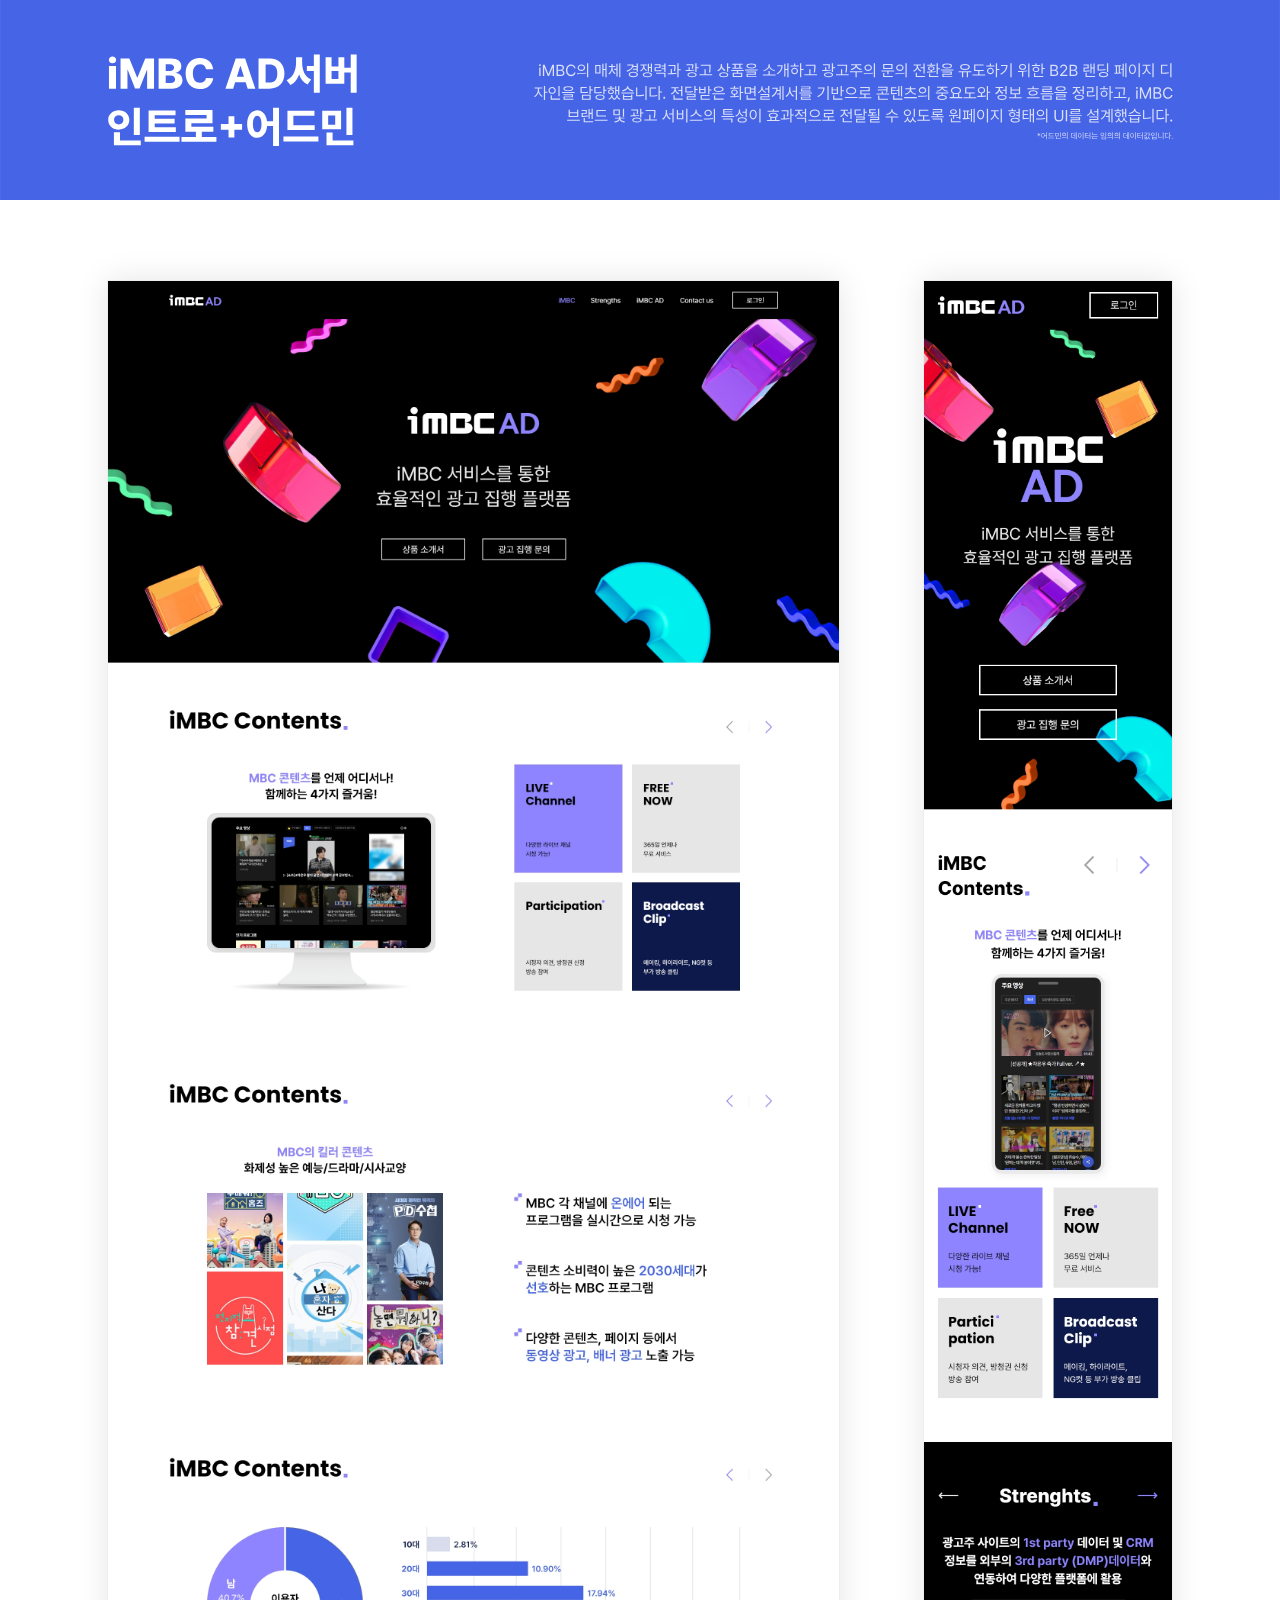
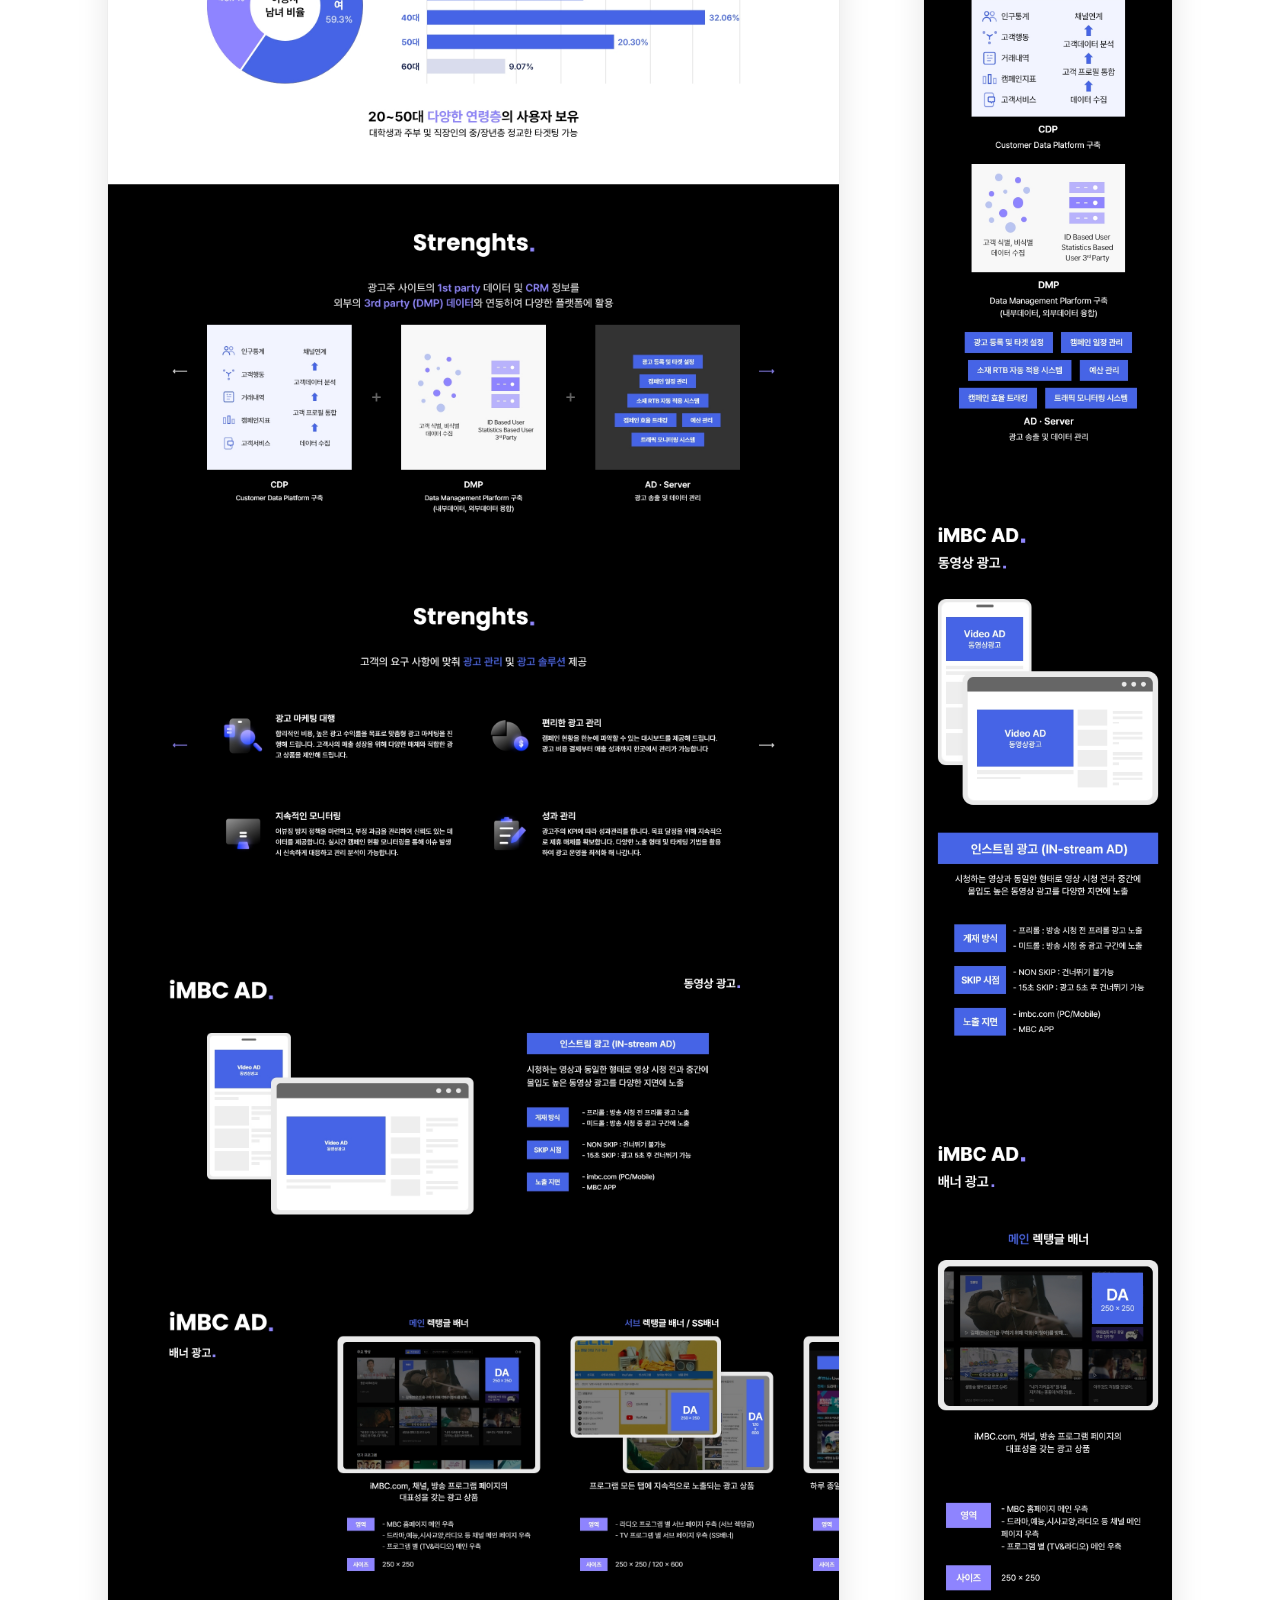
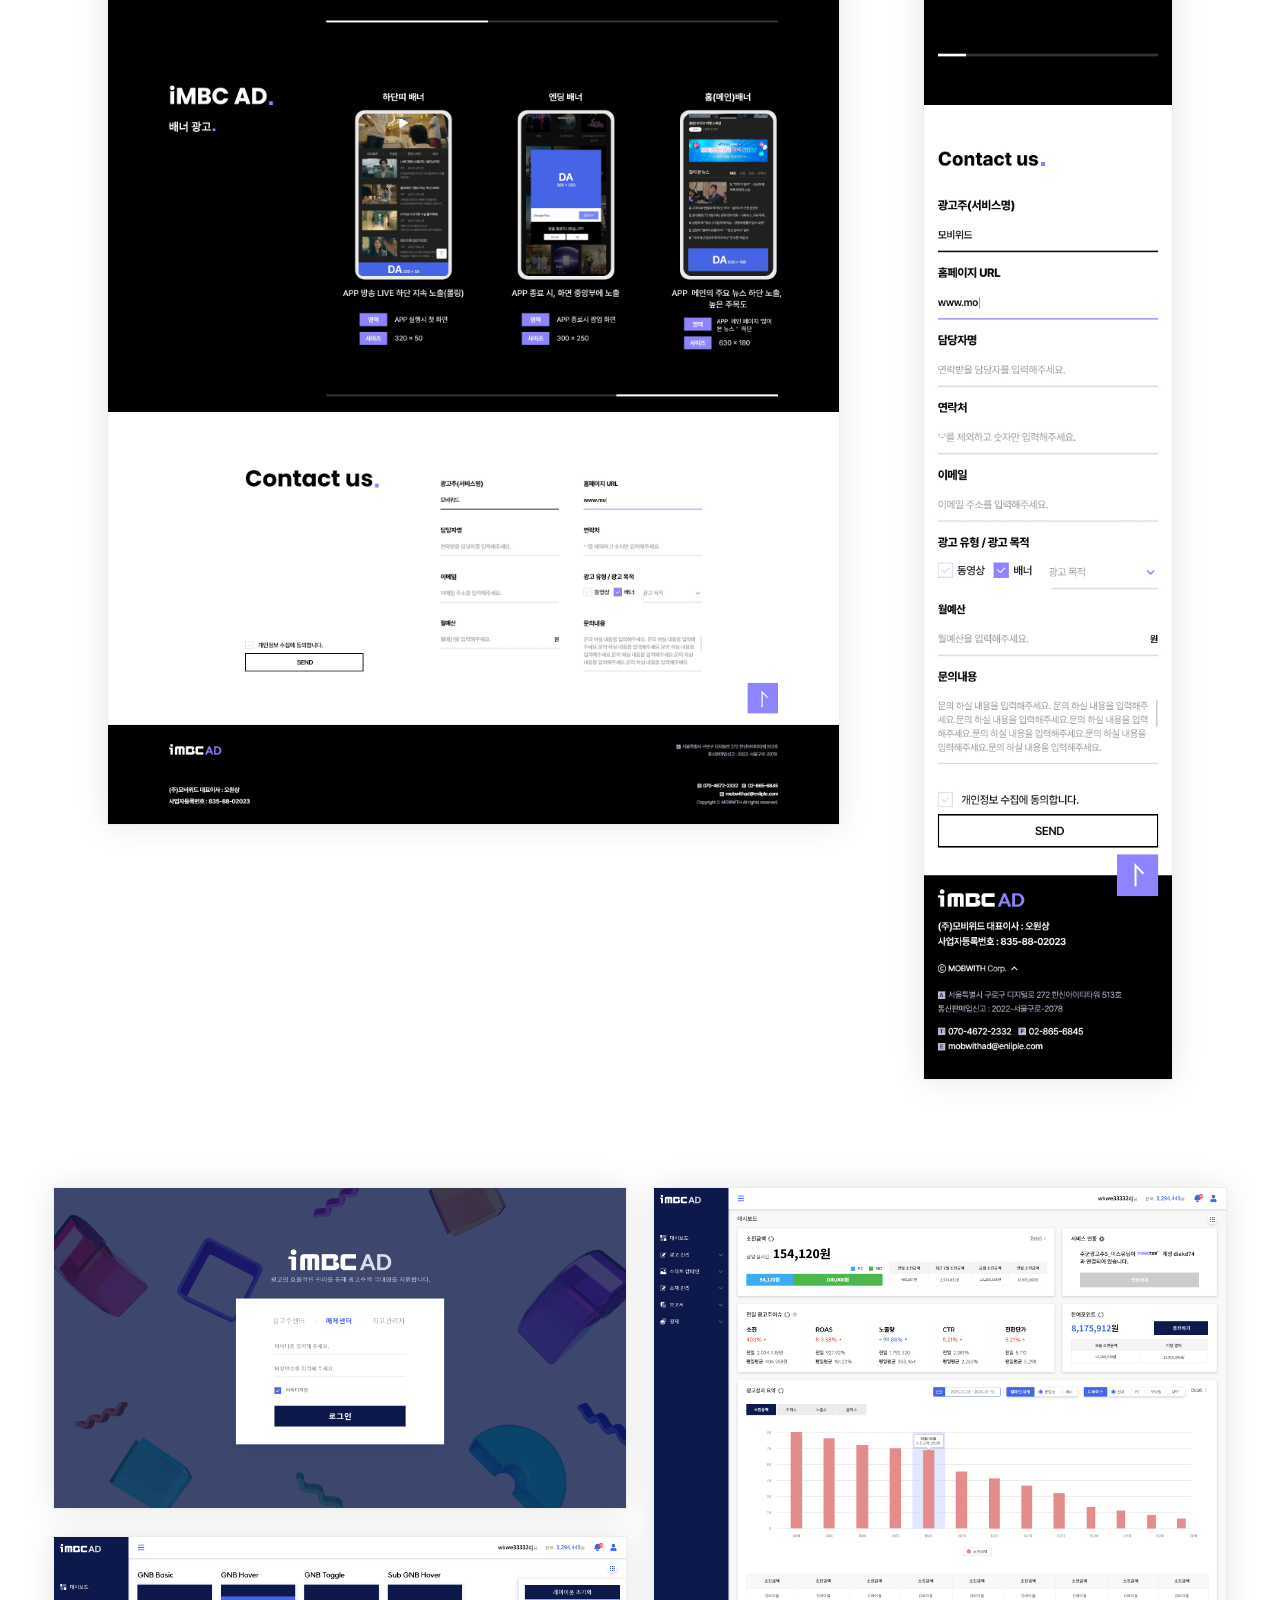
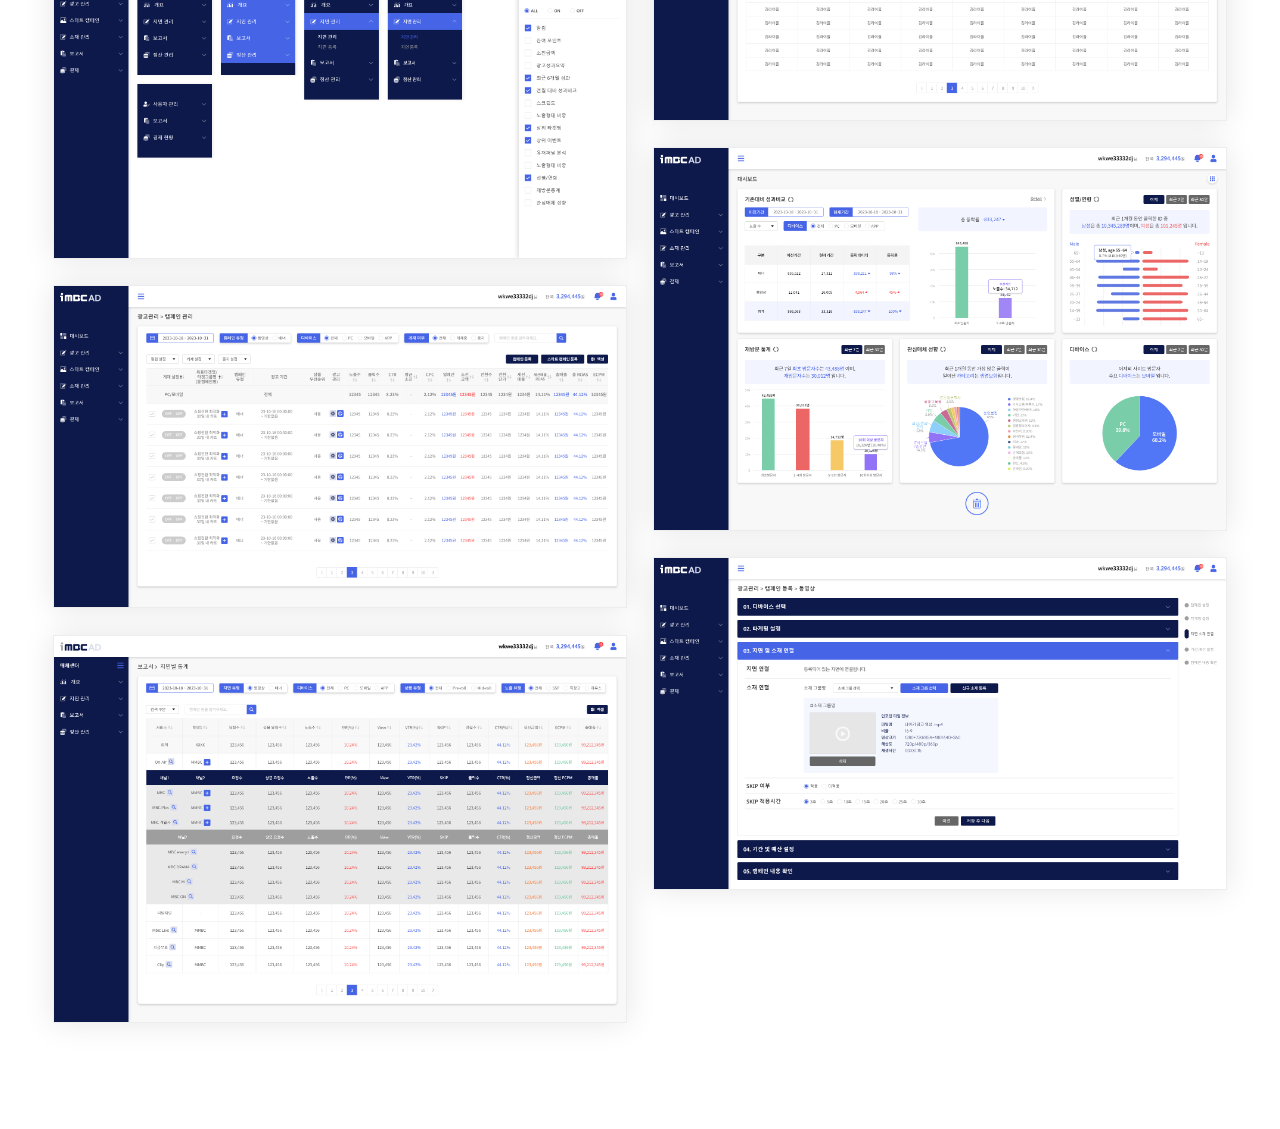
<file: pages/imbc.html>
<!doctype html>
<html lang="ko">
<head>
<meta charset="utf-8">
<meta name="viewport" content="width=device-width, initial-scale=1">
<title>iMBC_v01</title>
<style>
  * { box-sizing: border-box; }
  html, body { margin: 0; padding: 0; background: #fff; }
  body { min-width: 320px; }

  /* 기준 프레임: 1920 × 8894 */
  .imbc-page {
    position: relative;
    width: 100%;
    max-width: 1920px;
    aspect-ratio: 1920 / 8894;
    margin: 0 auto;
    background: #fff;
    overflow: visible;
  }

  /* 화면_iMBC의 상단 인트로 영역을 벡터 그대로 재현 */
  .intro {
    position: absolute;
    inset: 0 0 auto 0;
    width: 100%;
    height: 3.3730604902%; /* 300 / 8894 */
    overflow: hidden;
    background: #4664E6;
  }
  .intro svg {
    display: block;
    width: 100%;
    height: 100%;
  }

  /* ZIP의 원본 이미지를 재압축 없이 data URI로 직접 내장 */
  .screen {
    position: absolute;
    margin: 0;
  }
  .screen img {
    display: block;
    width: 100%;
    height: 100%;
    object-fit: fill;
    border: 1px solid #EDEDED;
    box-shadow: 0 0 30px rgba(0, 0, 0, 0.10);
    background: #fff;
  }

  /* 화면_iMBC.svg 기준 좌표 */
  .screen-mobile {
    left: 72.1354166667%; /* 1385 / 1920 */
    top: 4.7222846863%; /* 420 / 8894 */
    width: 19.5312500000%; /* 375 / 1920 */
    height: 67.4612098044%; /* 6000 / 8894 */
  }
  .screen-pc {
    left: 8.3333333333%; /* 160 / 1920 */
    top: 4.7222846863%; /* 420 / 8894 */
    width: 57.2916666667%; /* 1100 / 1920 */
    height: 63.1661794468%; /* 5618 / 8894 */
  }
  .screen-login {
    left: 4.1666666667%; /* 80 / 1920 */
    top: 73.9824600855%; /* 6580 / 8894 */
    width: 44.7916666667%; /* 860 / 1920 */
    height: 5.4418709242%; /* 484 / 8894 */
  }
  .screen-dashboard-01 {
    left: 51.0416666667%; /* 980 / 1920 */
    top: 73.9824600855%; /* 6580 / 8894 */
    width: 44.7916666667%; /* 860 / 1920 */
    height: 9.0060715089%; /* 801 / 8894 */
  }
  .screen-dashboard-02 {
    left: 51.0416666667%; /* 980 / 1920 */
    top: 83.4382729930%; /* 7421 / 8894 */
    width: 44.7916666667%; /* 860 / 1920 */
    height: 6.4650326063%; /* 575 / 8894 */
  }
  .screen-gnb {
    left: 4.1666666667%; /* 80 / 1920 */
    top: 79.8740724084%; /* 7104 / 8894 */
    width: 44.7916666667%; /* 860 / 1920 */
    height: 5.4418709242%; /* 484 / 8894 */
  }
  .screen-campaign-list {
    left: 4.1666666667%; /* 80 / 1920 */
    top: 85.7656847313%; /* 7628 / 8894 */
    width: 44.7916666667%; /* 860 / 1920 */
    height: 5.4418709242%; /* 484 / 8894 */
  }
  .screen-campaign-create {
    left: 51.0416666667%; /* 980 / 1920 */
    top: 90.3530469980%; /* 8036 / 8894 */
    width: 44.7916666667%; /* 860 / 1920 */
    height: 5.6105239487%; /* 499 / 8894 */
  }
  .screen-report {
    left: 4.1666666667%; /* 80 / 1920 */
    top: 91.6572970542%; /* 8152 / 8894 */
    width: 44.7916666667%; /* 860 / 1920 */
    height: 6.5437373510%; /* 582 / 8894 */
  }
</style>
<link rel="stylesheet" href="../assets/detail-frame.css">
</head>
<body>
  <main class="imbc-page" aria-label="iMBC AD서버 프로젝트 화면">
    <header class="intro" aria-label="iMBC AD서버 인트로">
      <svg width="1920" height="300" viewBox="0 0 1920 300" fill="none" xmlns="http://www.w3.org/2000/svg" xmlns:xlink="http://www.w3.org/1999/xlink">
<rect width="1920" height="300" fill="white"/>
<rect width="1920" height="300" fill="#4664E6"/>
<path d="M163.375 133V99.0625H173.938V133H163.375ZM168.688 95C165.688 95 163.25 92.75 163.25 89.9375C163.25 87.125 165.688 84.875 168.688 84.875C171.688 84.875 174.188 87.125 174.188 89.9375C174.188 92.75 171.688 95 168.688 95ZM180.75 87.75H193.938L205.625 116.25H206.125L217.812 87.75H231V133H220.625V104.875H220.25L209.25 132.75H202.5L191.5 104.75H191.125V133H180.75V87.75ZM237.875 133V87.75H256.562C266.688 87.75 271.938 92.375 271.938 99.25C271.938 104.438 268.438 108 263.5 109V109.438C268.938 109.688 273.688 113.812 273.688 120.375C273.688 127.688 268 133 258 133H237.875ZM255.5 124.375C260.375 124.375 262.562 122.438 262.562 119.188C262.562 115.625 259.938 113.375 255.688 113.375H248.5V124.375H255.5ZM254.812 106.438C258.438 106.438 261.062 104.5 261.062 101.25C261.062 98.1875 258.75 96.25 254.938 96.25H248.5V106.438H254.812ZM309 104.062C308.375 99.4375 305.062 96.5 300 96.5C293.312 96.5 289.25 101.562 289.25 110.375C289.25 119.5 293.438 124.25 299.938 124.25C304.812 124.25 308.188 121.625 309 117.188L319.75 117.25C318.875 125.312 312 133.625 299.75 133.625C287.5 133.625 278.375 125.25 278.375 110.375C278.375 95.4375 287.688 87.125 299.75 87.125C310.625 87.125 318.625 93.25 319.75 104.062H309ZM349.625 133H338.125L353.5 87.75H367.625L382.938 133H371.5L368.438 123.312H352.688L349.625 133ZM355.25 115.188H365.875L360.75 98.9375H360.375L355.25 115.188ZM404.312 133H387.75V87.75H404.312C418.125 87.75 426.625 96.25 426.625 110.375C426.625 124.5 418.125 133 404.312 133ZM398.375 123.875H403.938C411.688 123.875 415.938 120.188 415.938 110.375C415.938 100.562 411.688 96.8125 403.812 96.8125H398.375V123.875ZM453.188 93.8125C453.188 104.75 456.75 115.25 466.688 119.438L461.25 126.625C455 123.625 451 118.344 448.688 111.688C446.219 118.781 442.031 124.562 435.562 127.688L429.938 120.312C440.188 115.75 444 104.688 444.062 93.8125V85.875H453.188V93.8125ZM479.625 81.625V139.125H470.75V106.438H460.25V99.1875H470.75V81.625H479.625ZM534.938 81.625V139.125H526.062V108.75H516.438V125.812H488.375V86.0625H497.312V99.625H507.625V86.0625H516.438V101.5H526.062V81.625H534.938ZM497.312 118.625H507.625V106.625H497.312V118.625ZM209.688 161.688V202.688H200.688V161.688H209.688ZM211.125 210.875V218.062H170.812V198.562H179.938V210.875H211.125ZM178.125 165.25C187 165.25 194 171.375 194 179.812C194 188.438 187 194.5 178.125 194.5C169.25 194.5 162.188 188.438 162.25 179.812C162.188 171.375 169.25 165.25 178.125 165.25ZM178.125 173.062C174.062 173 171 175.5 171 179.812C171 184.312 174.062 186.688 178.125 186.688C182 186.688 185.062 184.312 185.062 179.812C185.062 175.5 182 173 178.125 173.062ZM263.688 190.812V197.875H222.812V165.625H263.25V172.875H232V178.125H261.875V185.125H232V190.812H263.688ZM269.25 205.312V212.562H216.812V205.312H269.25ZM324.562 205.5V212.812H272.125V205.5H293.812V197.5H278V177.75H309.812V172.375H277.938V165.188H318.688V184.75H287V190.25H320V197.5H302.688V205.5H324.562ZM342.75 206.375V194.812H331.188V186.125H342.75V174.562H351.5V186.125H363.062V194.812H351.5V206.375H342.75ZM385.75 165.562C393.469 165.562 399.312 171.812 400.5 182H409.562V161.625H418.438V219.125H409.562V189.125H400.625C399.688 200.062 393.719 206.75 385.75 206.75C376.938 206.75 370.625 198.812 370.688 186.062C370.625 173.5 376.938 165.562 385.75 165.562ZM385.75 173.688C381.938 173.688 379.25 177.875 379.312 186.062C379.25 194.375 381.938 198.562 385.75 198.562C389.688 198.562 392.188 194.375 392.188 186.062C392.188 177.875 389.688 173.688 385.75 173.688ZM472 187.875V195H431.125V166.25H471.625V173.5H440V187.875H472ZM477.562 204.875V212.312H425.125V204.875H477.562ZM511.625 166.125V194.062H483.312V166.125H511.625ZM492.188 173.188V187H502.75V173.188H492.188ZM528.625 161.688V202.375H519.625V161.688H528.625ZM530.062 210.75V217.938H489.75V198.625H498.875V210.75H530.062Z" fill="white"/>
<path d="M808.836 114V101.273H810.852V114H808.836ZM809.844 99.1641C809.07 99.1641 808.438 98.5781 808.438 97.8281C808.438 97.0781 809.07 96.4922 809.844 96.4922C810.617 96.4922 811.273 97.0781 811.273 97.8281C811.273 98.5781 810.617 99.1641 809.844 99.1641ZM814.32 97.0312H816.852L822.57 111H822.781L828.5 97.0312H831.031V114H829.039V101.18H828.875L823.602 114H821.727L816.453 101.18H816.312V114H814.32V97.0312ZM834.781 114V97.0312H840.734C844.297 97.0312 845.961 99.0234 845.961 101.531C845.961 103.711 844.672 104.695 843.195 105.094V105.258C844.766 105.352 846.641 106.805 846.641 109.5C846.641 112.055 844.953 114 840.945 114H834.781ZM840.922 112.125C843.57 112.125 844.602 110.953 844.602 109.477C844.602 107.742 843.219 106.289 841.039 106.289H836.891V112.125H840.922ZM840.664 104.461C842.492 104.461 843.945 103.336 843.945 101.555C843.945 100.078 842.961 98.9062 840.734 98.9062H836.891V104.461H840.664ZM861.219 102.375C860.727 100.031 858.711 98.7656 856.484 98.7656C853.414 98.7656 851.023 101.133 851.023 105.516C851.023 109.898 853.414 112.266 856.484 112.266C858.711 112.266 860.703 111 861.219 108.68H863.328C862.719 112.148 859.93 114.234 856.484 114.234C852.125 114.234 848.984 110.883 848.984 105.516C848.984 100.148 852.125 96.7969 856.484 96.7969C859.906 96.7969 862.695 98.8594 863.328 102.375H861.219ZM872.07 96.5859C875.352 96.5859 877.672 98.5781 877.672 101.484C877.672 104.391 875.352 106.383 872.07 106.383C868.789 106.383 866.422 104.391 866.445 101.484C866.422 98.5781 868.789 96.5859 872.07 96.5859ZM872.07 98.2031C869.844 98.2031 868.227 99.5391 868.25 101.484C868.227 103.43 869.844 104.766 872.07 104.766C874.273 104.766 875.867 103.43 875.867 101.484C875.867 99.5391 874.273 98.2031 872.07 98.2031ZM882.336 95.0625V115.945H880.508V95.0625H882.336ZM865.367 109.781C869.211 109.781 874.508 109.758 879.125 109.078L879.266 110.438C874.508 111.328 869.375 111.352 865.625 111.352L865.367 109.781ZM909.875 95.0625V115.898H908.094V104.859H905.188V114.844H903.43V95.5078H905.188V103.336H908.094V95.0625H909.875ZM900.758 97.5V110.297H892.789V97.5H900.758ZM894.523 98.9766V108.82H899.023V98.9766H894.523ZM918.852 101.484C918.852 104.836 920.562 108.258 923.398 109.781L922.344 111.164C920.27 110.039 918.77 107.883 918.008 105.375C917.258 108.047 915.77 110.367 913.695 111.633L912.594 110.227C915.43 108.586 917.094 104.93 917.117 101.484V100.453H913.156V98.9297H917.117V95.8359H918.875V98.9297H922.766V100.453H918.852V101.484ZM930.57 95.0625V115.898H928.812V95.0625H930.57ZM926.352 95.5781V114.82H924.617V104.859H921.336V103.289H924.617V95.5781H926.352ZM956.797 95.0859V107.602H954.945V104.789H949.414V103.266H954.945V100.453H949.625C948.254 103.805 945.031 106.23 940.578 107.555L939.805 106.102C944.844 104.602 947.973 101.789 948.359 98.1797H940.859V96.6328H950.352C950.352 97.4531 950.258 98.2383 950.094 98.9766H954.945V95.0859H956.797ZM949.977 107.812C954.195 107.812 956.914 109.312 956.914 111.797C956.914 114.305 954.195 115.805 949.977 115.805C945.711 115.805 943.016 114.305 943.016 111.797C943.016 109.312 945.711 107.812 949.977 107.812ZM949.977 109.289C946.836 109.266 944.82 110.227 944.82 111.797C944.82 113.367 946.836 114.305 949.977 114.305C953.07 114.305 955.062 113.367 955.086 111.797C955.062 110.227 953.07 109.266 949.977 109.289ZM966.43 99.3047C966.406 101.859 967.883 104.133 970.555 105.141L969.57 106.547C967.625 105.785 966.277 104.32 965.586 102.492C964.848 104.531 963.418 106.242 961.367 107.133L960.359 105.703C963.102 104.508 964.648 101.906 964.648 99.3047V98.3203H960.758V96.8203H970.18V98.3203H966.43V99.3047ZM977.961 95.0859V107.859H976.203V102.164H973.484V107.18H971.703V95.4844H973.484V100.641H976.203V95.0859H977.961ZM971.07 108.352C975.383 108.352 978.078 109.734 978.078 112.102C978.078 114.469 975.383 115.852 971.07 115.852C966.734 115.852 964.062 114.469 964.086 112.102C964.062 109.734 966.734 108.352 971.07 108.352ZM971.07 109.781C967.883 109.781 965.891 110.648 965.914 112.102C965.891 113.555 967.883 114.398 971.07 114.398C974.234 114.398 976.227 113.555 976.25 112.102C976.227 110.648 974.234 109.781 971.07 109.781ZM990.898 96.3516V102.188H983.727V105.422C987.641 105.422 989.656 105.363 992.117 104.906L992.305 106.43C989.703 106.852 987.594 106.922 983.375 106.922H981.898V100.781H989.07V97.8281H981.852V96.3516H990.898ZM998.281 95.0859V107.883H996.43V104.016H992.281V102.492H996.43V99.6797H992.281V98.1797H996.43V95.0859H998.281ZM998.281 109.008V115.945H996.43V110.508H984.242V109.008H998.281ZM1013.3 97.3828V98.4609C1013.28 100.102 1013.28 102.867 1012.7 106.734L1010.84 106.57C1011.41 103.078 1011.45 100.547 1011.45 98.8828H1002.71V97.3828H1013.3ZM1007.84 103.336V109.664C1010.15 109.582 1012.52 109.43 1014.69 109.172L1014.78 110.555C1010.4 111.234 1005.5 111.328 1001.77 111.305L1001.54 109.781C1002.91 109.77 1004.43 109.758 1006.04 109.711V103.336H1007.84ZM1017.83 95.0625V103.781H1021.2V105.375H1017.83V115.898H1016V95.0625H1017.83ZM1040.07 96.375V97.5C1040.05 98.8125 1040.05 100.688 1039.51 103.148L1037.68 102.984C1038.16 100.781 1038.22 99.1758 1038.22 97.9219H1029.69V96.375H1040.07ZM1034.7 100.898V104.977C1037.02 104.906 1039.4 104.742 1041.57 104.461L1041.69 105.82C1037.33 106.523 1032.34 106.641 1028.59 106.641L1028.4 105.094C1029.76 105.094 1031.28 105.082 1032.88 105.047V100.898H1034.7ZM1044.85 95.0625V100.781H1047.9V102.328H1044.85V108.094H1042.98V95.0625H1044.85ZM1038.08 108.352C1042.39 108.352 1045.02 109.734 1045.02 112.055C1045.02 114.469 1042.39 115.828 1038.08 115.828C1033.77 115.828 1031.14 114.469 1031.14 112.055C1031.14 109.734 1033.77 108.352 1038.08 108.352ZM1038.08 109.781C1034.94 109.781 1032.97 110.648 1032.99 112.055C1032.97 113.531 1034.94 114.375 1038.08 114.375C1041.22 114.375 1043.16 113.531 1043.16 112.055C1043.16 110.648 1041.22 109.781 1038.08 109.781ZM1065.97 97.1719V99.2578C1065.95 101.812 1065.95 104.672 1065.2 108.867L1063.32 108.656C1064.12 104.672 1064.12 101.742 1064.12 99.2578V98.6953H1051.27V97.1719H1065.97ZM1068.24 111.422V112.945H1049.26V111.422H1056.71V103.969H1058.52V111.422H1068.24ZM1082.98 98.4375C1082.98 101.273 1085.14 103.875 1088.16 104.906L1087.16 106.359C1084.85 105.516 1083.03 103.793 1082.12 101.625C1081.23 104.074 1079.38 106.008 1076.94 106.945L1075.95 105.469C1079.07 104.297 1081.16 101.508 1081.18 98.2969V96.1406H1082.98V98.4375ZM1092.31 95.0625V100.5H1095.45V102.047H1092.31V107.742H1090.48V95.0625H1092.31ZM1085.63 108.281C1089.92 108.281 1092.5 109.664 1092.5 112.055C1092.5 114.492 1089.92 115.852 1085.63 115.852C1081.34 115.852 1078.72 114.492 1078.72 112.055C1078.72 109.664 1081.34 108.281 1085.63 108.281ZM1085.63 109.758C1082.49 109.758 1080.55 110.625 1080.57 112.055C1080.55 113.531 1082.49 114.375 1085.63 114.398C1088.8 114.375 1090.72 113.531 1090.72 112.055C1090.72 110.625 1088.8 109.758 1085.63 109.758ZM1115.75 105.141V106.664H1107.15V109.125H1113.43V115.617H1099.09V109.125H1105.34V106.664H1096.77V105.141H1115.75ZM1113.95 95.7422V97.2656H1110.73V101.648H1113.88V103.172H1098.62V101.648H1101.76V97.2656H1098.55V95.7422H1113.95ZM1100.91 110.578V114.117H1111.62V110.578H1100.91ZM1103.59 101.648H1108.91V97.2656H1103.59V101.648ZM1127 95.4375C1131.64 95.4375 1134.36 96.7031 1134.36 99.0234C1134.36 101.391 1131.64 102.656 1127 102.68C1122.36 102.656 1119.62 101.391 1119.62 99.0234C1119.62 96.7031 1122.36 95.4375 1127 95.4375ZM1127 96.8203C1123.53 96.8203 1121.52 97.6641 1121.54 99.0234C1121.52 100.477 1123.53 101.273 1127 101.273C1130.45 101.273 1132.48 100.477 1132.48 99.0234C1132.48 97.6641 1130.45 96.8203 1127 96.8203ZM1136.49 104.086V105.586H1117.51V104.086H1136.49ZM1134.05 107.391V112.055H1121.68V114.211H1134.69V115.664H1119.85V110.695H1132.25V108.797H1119.8V107.391H1134.05ZM1163.35 111.656V113.18H1144.27V111.656H1152.8V106.547H1154.61V111.656H1163.35ZM1154.66 98.0859C1154.66 101.578 1158.78 104.625 1162.41 105.258L1161.59 106.781C1158.42 106.137 1155.07 103.98 1153.72 100.969C1152.35 103.969 1149.02 106.137 1145.84 106.781L1145.02 105.258C1148.66 104.625 1152.73 101.578 1152.73 98.0859V96.4922H1154.66V98.0859ZM1182.8 95.0625V115.898H1181V105H1178.12V114.867H1176.36V95.625H1178.12V103.477H1181V95.0625H1182.8ZM1173.99 97.7812C1173.97 103.078 1172.12 108.094 1166.12 111.422L1165.04 110.133C1169.88 107.438 1171.88 103.617 1172.19 99.3047H1165.84V97.7812H1173.99ZM1201.88 95.0625V103.664H1205.38V105.188H1201.88V115.898H1200.05V95.0625H1201.88ZM1198.04 98.4141V99.9375H1185.64V98.4141H1191.01V95.3203H1192.84V98.4141H1198.04ZM1191.95 101.672C1194.9 101.672 1197.03 103.641 1197.05 106.453C1197.03 109.266 1194.9 111.234 1191.95 111.234C1188.97 111.234 1186.81 109.266 1186.84 106.453C1186.81 103.641 1188.97 101.672 1191.95 101.672ZM1191.95 103.219C1190 103.219 1188.57 104.578 1188.59 106.453C1188.57 108.352 1190 109.688 1191.95 109.664C1193.87 109.688 1195.27 108.352 1195.3 106.453C1195.27 104.578 1193.87 103.219 1191.95 103.219ZM1223.21 97.1719V99.2578C1223.19 101.812 1223.19 104.672 1222.44 108.867L1220.56 108.656C1221.36 104.672 1221.36 101.742 1221.36 99.2578V98.6953H1208.52V97.1719H1223.21ZM1225.48 111.422V112.945H1206.5V111.422H1213.95V103.969H1215.76V111.422H1225.48ZM1244.82 96.375V97.5C1244.8 98.8125 1244.8 100.688 1244.26 103.148L1242.43 102.984C1242.91 100.781 1242.97 99.1758 1242.97 97.9219H1234.44V96.375H1244.82ZM1239.45 100.898V104.977C1241.77 104.906 1244.15 104.742 1246.32 104.461L1246.44 105.82C1242.08 106.523 1237.09 106.641 1233.34 106.641L1233.15 105.094C1234.51 105.094 1236.03 105.082 1237.62 105.047V100.898H1239.45ZM1249.6 95.0625V100.781H1252.65V102.328H1249.6V108.094H1247.73V95.0625H1249.6ZM1242.83 108.352C1247.14 108.352 1249.77 109.734 1249.77 112.055C1249.77 114.469 1247.14 115.828 1242.83 115.828C1238.52 115.828 1235.89 114.469 1235.89 112.055C1235.89 109.734 1238.52 108.352 1242.83 108.352ZM1242.83 109.781C1239.69 109.781 1237.72 110.648 1237.74 112.055C1237.72 113.531 1239.69 114.375 1242.83 114.375C1245.97 114.375 1247.91 113.531 1247.91 112.055C1247.91 110.648 1245.97 109.781 1242.83 109.781ZM1270.72 97.1719V99.2578C1270.7 101.812 1270.7 104.672 1269.95 108.867L1268.07 108.656C1268.87 104.672 1268.87 101.742 1268.87 99.2578V98.6953H1256.02V97.1719H1270.72ZM1272.99 111.422V112.945H1254.01V111.422H1261.46V103.969H1263.27V111.422H1272.99ZM1285.27 98.0156C1285.25 100.805 1288.98 103.172 1292.61 103.711L1291.93 105.164C1288.67 104.613 1285.51 102.879 1284.24 100.359C1282.98 102.879 1279.8 104.613 1276.6 105.164L1275.88 103.711C1279.48 103.172 1283.21 100.805 1283.21 98.0156V97.875H1276.53V96.375H1291.93V97.875H1285.27V98.0156ZM1293.73 106.945V108.469H1285.11V115.898H1283.3V108.469H1274.75V106.945H1293.73ZM1302.31 96.5859C1305.59 96.5859 1307.91 98.5781 1307.91 101.484C1307.91 104.391 1305.59 106.383 1302.31 106.383C1299.03 106.383 1296.66 104.391 1296.69 101.484C1296.66 98.5781 1299.03 96.5859 1302.31 96.5859ZM1302.31 98.2031C1300.09 98.2031 1298.47 99.5391 1298.49 101.484C1298.47 103.43 1300.09 104.766 1302.31 104.766C1304.52 104.766 1306.11 103.43 1306.11 101.484C1306.11 99.5391 1304.52 98.2031 1302.31 98.2031ZM1312.58 95.0625V115.945H1310.75V95.0625H1312.58ZM1295.61 109.781C1299.45 109.781 1304.75 109.758 1309.37 109.078L1309.51 110.438C1304.75 111.328 1299.62 111.352 1295.87 111.352L1295.61 109.781ZM1341.31 105.727V107.25H1332.83V111.516H1331V107.25H1322.23V105.727H1341.31ZM1338.83 96.0938V103.336H1324.72V96.0938H1338.83ZM1326.52 97.5469V101.859H1337V97.5469H1326.52ZM1339.18 113.906V115.453H1324.67V109.453H1326.52V113.906H1339.18ZM1349.82 96.5859C1353.1 96.5859 1355.42 98.5781 1355.42 101.484C1355.42 104.391 1353.1 106.383 1349.82 106.383C1346.54 106.383 1344.17 104.391 1344.2 101.484C1344.17 98.5781 1346.54 96.5859 1349.82 96.5859ZM1349.82 98.2031C1347.59 98.2031 1345.98 99.5391 1346 101.484C1345.98 103.43 1347.59 104.766 1349.82 104.766C1352.02 104.766 1353.62 103.43 1353.62 101.484C1353.62 99.5391 1352.02 98.2031 1349.82 98.2031ZM1360.09 95.0625V115.945H1358.26V95.0625H1360.09ZM1343.12 109.781C1346.96 109.781 1352.26 109.758 1356.88 109.078L1357.02 110.438C1352.26 111.328 1347.12 111.352 1343.38 111.352L1343.12 109.781ZM1387.04 95.0859V110.367H1385.19V102.375H1380.9V100.852H1385.19V95.0859H1387.04ZM1387.62 113.906V115.453H1373.66V108.984H1375.51V113.906H1387.62ZM1377.01 99.375C1377.01 102.07 1379.09 104.695 1382.14 105.727L1381.18 107.203C1378.82 106.359 1377.01 104.602 1376.12 102.445C1375.21 104.848 1373.29 106.77 1370.82 107.695L1369.86 106.195C1372.93 105.117 1375.16 102.375 1375.16 99.375V98.2969H1370.45V96.7734H1381.67V98.2969H1377.01V99.375ZM1406.77 95.0625V102.375H1409.89V103.922H1406.77V111.375H1404.92V95.0625H1406.77ZM1407.52 113.906V115.453H1393.53V110.273H1395.38V113.906H1407.52ZM1390.41 107.461C1392.07 107.461 1394.02 107.449 1396.06 107.367V105.773C1393.64 105.551 1392.08 104.391 1392.08 102.633C1392.08 100.617 1394.02 99.4219 1396.95 99.4219C1399.91 99.4219 1401.83 100.617 1401.85 102.633C1401.83 104.379 1400.3 105.539 1397.89 105.773V107.273C1399.85 107.18 1401.82 106.992 1403.63 106.711L1403.8 108.023C1399.32 108.867 1394.28 108.938 1390.62 108.961L1390.41 107.461ZM1403 97.125V98.5078H1390.93V97.125H1396.06V95.0156H1397.89V97.125H1403ZM1396.95 100.734C1395.03 100.734 1393.84 101.461 1393.84 102.633C1393.84 103.781 1395.03 104.508 1396.95 104.508C1398.88 104.508 1400.09 103.781 1400.09 102.633C1400.09 101.461 1398.88 100.734 1396.95 100.734ZM1420.74 95.4375C1425.38 95.4375 1428.1 96.7031 1428.1 99.0234C1428.1 101.391 1425.38 102.656 1420.74 102.68C1416.1 102.656 1413.36 101.391 1413.36 99.0234C1413.36 96.7031 1416.1 95.4375 1420.74 95.4375ZM1420.74 96.8203C1417.27 96.8203 1415.26 97.6641 1415.28 99.0234C1415.26 100.477 1417.27 101.273 1420.74 101.273C1424.19 101.273 1426.23 100.477 1426.23 99.0234C1426.23 97.6641 1424.19 96.8203 1420.74 96.8203ZM1430.23 104.086V105.586H1411.25V104.086H1430.23ZM1427.8 107.391V112.055H1415.42V114.211H1428.43V115.664H1413.59V110.695H1425.99V108.797H1413.55V107.391H1427.8ZM1457.07 106.945V108.469H1452.03V115.898H1450.18V108.469H1444.84V115.898H1442.94V108.469H1437.99V106.945H1457.07ZM1447.48 95.9062C1451.87 95.9062 1454.82 97.6641 1454.82 100.453C1454.82 103.219 1451.87 104.977 1447.48 104.953C1443.1 104.977 1440.15 103.219 1440.15 100.453C1440.15 97.6641 1443.1 95.9062 1447.48 95.9062ZM1447.48 97.4062C1444.23 97.4062 1442.02 98.6016 1442.05 100.453C1442.02 102.305 1444.23 103.477 1447.48 103.477C1450.72 103.477 1452.95 102.305 1452.95 100.453C1452.95 98.6016 1450.72 97.4062 1447.48 97.4062ZM1475.59 104.836V106.336H1469.14V111.727H1477.84V113.273H1458.76V111.727H1467.34V106.336H1461.2V96.7734H1475.38V98.2734H1463.05V104.836H1475.59ZM1495.62 95.0625V103.664H1499.12V105.188H1495.62V115.898H1493.8V95.0625H1495.62ZM1491.78 98.4141V99.9375H1479.38V98.4141H1484.75V95.3203H1486.58V98.4141H1491.78ZM1485.69 101.672C1488.64 101.672 1490.77 103.641 1490.8 106.453C1490.77 109.266 1488.64 111.234 1485.69 111.234C1482.71 111.234 1480.55 109.266 1480.58 106.453C1480.55 103.641 1482.71 101.672 1485.69 101.672ZM1485.69 103.219C1483.74 103.219 1482.31 104.578 1482.34 106.453C1482.31 108.352 1483.74 109.688 1485.69 109.664C1487.61 109.688 1489.02 108.352 1489.04 106.453C1489.02 104.578 1487.61 103.219 1485.69 103.219ZM1517.47 95.0625V115.898H1515.62V95.0625H1517.47ZM1511.3 97.3359C1511.28 103.336 1508.49 108.633 1501.51 111.984L1500.5 110.484C1506.14 107.812 1509.01 103.816 1509.43 98.8359H1501.46V97.3359H1511.3ZM1533.88 96.0938C1536.99 96.0703 1539.22 97.7812 1539.22 100.336C1539.22 102.867 1536.99 104.625 1533.88 104.602C1530.76 104.625 1528.53 102.867 1528.53 100.336C1528.53 97.7812 1530.76 96.0703 1533.88 96.0938ZM1533.88 97.5938C1531.79 97.5703 1530.31 98.7188 1530.34 100.336C1530.31 101.977 1531.79 103.102 1533.88 103.078C1535.98 103.102 1537.46 101.977 1537.46 100.336C1537.46 98.7188 1535.98 97.5703 1533.88 97.5938ZM1544.19 95.0859V115.922H1542.38V95.0859H1544.19ZM1526.96 106.383C1530.88 106.383 1536.22 106.312 1540.86 105.633L1540.98 107.016C1538.98 107.379 1536.91 107.602 1534.91 107.719V115.266H1533.08V107.836C1530.96 107.93 1528.95 107.941 1527.22 107.953L1526.96 106.383ZM1564.04 95.0859V101.953H1567.18V103.5H1564.04V110.695H1562.21V95.0859H1564.04ZM1560.22 97.6406V99.1406H1547.8V97.6406H1553.09V95.0859H1554.92V97.6406H1560.22ZM1554.01 100.289C1556.98 100.289 1559 101.812 1559.02 104.18C1559 106.523 1556.98 108.023 1554.01 108.023C1551.01 108.023 1548.97 106.523 1548.99 104.18C1548.97 101.812 1551.01 100.289 1554.01 100.289ZM1554.01 101.742C1552.04 101.742 1550.73 102.703 1550.75 104.18C1550.73 105.656 1552.04 106.594 1554.01 106.57C1555.95 106.594 1557.27 105.656 1557.29 104.18C1557.27 102.703 1555.95 101.742 1554.01 101.742ZM1565 113.906V115.453H1551.01V109.453H1552.81V113.906H1565ZM1575.55 114V97.0312H1581.5C1585.06 97.0312 1586.73 99.0234 1586.73 101.531C1586.73 103.711 1585.44 104.695 1583.96 105.094V105.258C1585.53 105.352 1587.41 106.805 1587.41 109.5C1587.41 112.055 1585.72 114 1581.71 114H1575.55ZM1581.69 112.125C1584.34 112.125 1585.37 110.953 1585.37 109.477C1585.37 107.742 1583.98 106.289 1581.8 106.289H1577.66V112.125H1581.69ZM1581.43 104.461C1583.26 104.461 1584.71 103.336 1584.71 101.555C1584.71 100.078 1583.73 98.9062 1581.5 98.9062H1577.66V104.461H1581.43ZM1590.12 114L1590.1 112.453L1595.89 106.359C1597.91 104.227 1598.87 103.078 1598.87 101.508C1598.87 99.7734 1597.39 98.625 1595.49 98.625C1593.48 98.625 1592.19 99.9141 1592.19 101.812H1590.2C1590.17 98.8125 1592.49 96.7969 1595.56 96.7969C1598.63 96.7969 1600.84 98.8594 1600.84 101.508C1600.84 103.406 1599.95 104.883 1596.95 107.977L1593.05 111.984V112.125H1601.14V114H1590.12ZM1604.49 114V97.0312H1610.45C1614.01 97.0312 1615.67 99.0234 1615.67 101.531C1615.67 103.711 1614.38 104.695 1612.91 105.094V105.258C1614.48 105.352 1616.35 106.805 1616.35 109.5C1616.35 112.055 1614.66 114 1610.66 114H1604.49ZM1610.63 112.125C1613.28 112.125 1614.31 110.953 1614.31 109.477C1614.31 107.742 1612.93 106.289 1610.75 106.289H1606.6V112.125H1610.63ZM1610.38 104.461C1612.2 104.461 1613.66 103.336 1613.66 101.555C1613.66 100.078 1612.67 98.9062 1610.45 98.9062H1606.6V104.461H1610.38ZM1642.04 95.0859V110.602H1640.28V102.867H1637.35V109.992H1635.64V95.4844H1637.35V101.32H1640.28V95.0859H1642.04ZM1642.67 113.906V115.453H1628.38V109.172H1630.2V113.906H1642.67ZM1633.16 96.8672V102.82H1627.09V105.984C1629.83 105.973 1631.93 105.844 1634.4 105.352L1634.61 106.828C1631.91 107.344 1629.69 107.461 1626.66 107.461H1625.3V101.367H1631.4V98.3672H1625.26V96.8672H1633.16ZM1662.29 95.0625V107.906H1660.46V95.0625H1662.29ZM1656.24 96.7031V98.2266H1648.2V104.32C1652.68 104.32 1655.28 104.18 1658.3 103.57L1658.52 105.117C1655.38 105.703 1652.7 105.82 1648.09 105.844H1646.38V96.7031H1656.24ZM1655.33 107.906C1659.66 107.906 1662.34 109.383 1662.36 111.891C1662.34 114.422 1659.66 115.875 1655.33 115.898C1650.95 115.875 1648.3 114.422 1648.3 111.891C1648.3 109.383 1650.95 107.906 1655.33 107.906ZM1655.33 109.383C1652.09 109.383 1650.15 110.32 1650.15 111.891C1650.15 113.461 1652.09 114.398 1655.33 114.398C1658.54 114.398 1660.53 113.461 1660.53 111.891C1660.53 110.32 1658.54 109.383 1655.33 109.383ZM1689.78 95.0625V115.898H1688V95.0625H1689.78ZM1685.7 95.5781V114.797H1683.95V104.648H1681.04V102.984H1683.95V95.5781H1685.7ZM1681.65 97.7344V99.2578H1679.89V108.891C1680.68 108.844 1681.43 108.773 1682.12 108.68L1682.23 110.039C1678.95 110.648 1674.57 110.742 1671.85 110.742L1671.62 109.172L1673.82 109.148V99.2578H1672.06V97.7344H1681.65ZM1675.51 109.125C1676.38 109.102 1677.29 109.066 1678.18 109.008V99.2578H1675.51V109.125ZM1709.77 95.0625V115.945H1707.92V95.0625H1709.77ZM1698.69 96.6797C1701.78 96.7031 1704.01 99.5156 1704.01 103.945C1704.01 108.375 1701.78 111.188 1698.69 111.188C1695.57 111.188 1693.37 108.375 1693.37 103.945C1693.37 99.5156 1695.57 96.7031 1698.69 96.6797ZM1698.69 98.3203C1696.6 98.3438 1695.15 100.547 1695.15 103.945C1695.15 107.344 1696.6 109.547 1698.69 109.547C1700.77 109.547 1702.23 107.344 1702.23 103.945C1702.23 100.547 1700.77 98.3438 1698.69 98.3203ZM1720.79 101.461C1720.79 105 1723.37 108.586 1726.44 109.922L1725.41 111.375C1722.97 110.262 1720.86 107.859 1719.9 104.977C1718.91 108.035 1716.82 110.695 1714.44 111.891L1713.34 110.438C1716.31 109.008 1718.91 105.07 1718.94 101.461V98.7422H1714.02V97.2188H1725.76V98.7422H1720.79V101.461ZM1730.52 95.0625V115.898H1728.66V95.0625H1730.52ZM1757.28 95.0625V115.945H1755.43V95.0625H1757.28ZM1751.38 97.0547V98.6016H1743.31V109.172C1747.37 109.172 1750.04 109.043 1753.16 108.492L1753.34 110.039C1750.11 110.625 1747.37 110.742 1743.15 110.766H1741.46V97.0547H1751.38ZM808.555 135.461C808.531 138.812 810.945 142.492 813.969 143.922L812.914 145.375C810.57 144.238 808.59 141.754 807.664 138.93C806.703 142 804.605 144.695 802.273 145.891L801.148 144.438C804.148 142.984 806.727 139.023 806.75 135.461V132.742H801.898V131.219H813.242V132.742H808.555V135.461ZM817.625 129.062V137.5H821.117V139.07H817.625V149.898H815.797V129.062H817.625ZM839.445 129.086V144.32H837.617V129.086H839.445ZM840.102 147.906V149.453H825.992V142.773H827.82V147.906H840.102ZM828.195 130.539C831.312 130.539 833.656 132.648 833.656 135.648C833.656 138.695 831.312 140.781 828.195 140.781C825.078 140.781 822.734 138.695 822.734 135.648C822.734 132.648 825.078 130.539 828.195 130.539ZM828.195 132.156C826.086 132.156 824.516 133.609 824.539 135.648C824.516 137.734 826.086 139.164 828.195 139.164C830.258 139.164 831.852 137.734 831.852 135.648C831.852 133.609 830.258 132.156 828.195 132.156ZM852.477 129.438C857.117 129.438 859.836 130.703 859.836 133.023C859.836 135.391 857.117 136.656 852.477 136.68C847.836 136.656 845.094 135.391 845.094 133.023C845.094 130.703 847.836 129.438 852.477 129.438ZM852.477 130.82C849.008 130.82 846.992 131.664 847.016 133.023C846.992 134.477 849.008 135.273 852.477 135.273C855.922 135.273 857.961 134.477 857.961 133.023C857.961 131.664 855.922 130.82 852.477 130.82ZM861.969 138.086V139.586H842.984V138.086H861.969ZM859.531 141.391V146.055H847.156V148.211H860.164V149.664H845.328V144.695H857.727V142.797H845.281V141.391H859.531ZM886.039 129.062V134.172H889.18V135.719H886.039V140.898H884.211V129.062H886.039ZM879.969 130.492V131.992H872.562V138.133C876.746 138.156 879.125 138.004 881.914 137.453L882.148 138.953C879.219 139.539 876.734 139.656 872.352 139.656H870.734V130.492H879.969ZM886.039 141.977V149.617H872.891V141.977H886.039ZM874.695 143.477V148.117H884.211V143.477H874.695ZM906.805 129.062V134.5H909.922V136.047H906.805V141.508H904.953V129.062H906.805ZM900.102 141.906C904.344 141.906 906.969 143.383 906.969 145.867C906.969 148.398 904.344 149.852 900.102 149.852C895.836 149.852 893.188 148.398 893.188 145.867C893.188 143.383 895.836 141.906 900.102 141.906ZM900.102 143.43C896.961 143.406 894.992 144.344 894.992 145.867C894.992 147.414 896.961 148.375 900.102 148.375C903.219 148.375 905.188 147.414 905.188 145.867C905.188 144.344 903.219 143.406 900.102 143.43ZM900.711 130.656V132.18H893.258V138.297C897.477 138.273 899.914 138.145 902.703 137.57L902.891 139.094C899.984 139.68 897.477 139.797 893.07 139.797H891.453V130.656H900.711ZM928.93 129.086V142H927.172V136.352H924.453V141.672H922.695V129.414H924.453V134.828H927.172V129.086H928.93ZM921.805 131.453V132.977H911.117V131.453H915.57V129.156H917.398V131.453H921.805ZM916.484 134.031C919.133 134.031 920.938 135.414 920.961 137.594C920.938 139.727 919.133 141.156 916.484 141.156C913.859 141.156 912.008 139.727 912.031 137.594C912.008 135.414 913.859 134.031 916.484 134.031ZM916.484 135.414C914.82 135.414 913.672 136.258 913.672 137.594C913.672 138.906 914.82 139.773 916.484 139.773C918.148 139.773 919.297 138.906 919.297 137.594C919.297 136.258 918.148 135.414 916.484 135.414ZM918.617 143.336C918.594 145.117 919.566 146.969 921.547 148.023C923.516 146.875 924.523 144.859 924.547 143.336V142.586H926.352V143.336C926.328 145.375 927.922 147.438 930.594 148.258L929.727 149.664C927.629 148.938 926.152 147.52 925.438 145.82C924.793 147.473 923.527 149.055 921.57 149.828C919.555 149.078 918.289 147.602 917.68 145.914C916.906 147.531 915.453 148.938 913.461 149.664L912.57 148.258C915.172 147.367 916.812 145.234 916.812 143.336V142.586H918.617V143.336ZM936.219 141.578V144.016H946.625V141.578H948.477V149.617H934.391V141.578H936.219ZM936.219 148.141H946.625V145.469H936.219V148.141ZM950.961 138.578V140.102H931.977V138.578H950.961ZM942.43 130.281C942.43 132.859 946.227 135.156 949.883 135.625L949.203 137.102C945.969 136.621 942.805 134.969 941.492 132.625C940.156 134.98 936.969 136.621 933.758 137.102L933.055 135.625C936.758 135.133 940.531 132.93 940.531 130.281V129.297H942.43V130.281ZM969.898 129.062V149.898H968.07V129.062H969.898ZM955.883 131.125V142.938C959.059 142.926 962.352 142.668 965.844 141.93L966.102 143.5C962.398 144.273 959.094 144.531 955.766 144.531H954.078V131.125H955.883ZM989.586 129.062V137.312H993.078V138.859H989.586V149.945H987.758V129.062H989.586ZM984.102 131.102V132.625H976.203V143.172C979.977 143.172 982.648 142.996 985.742 142.422L985.977 144.016C982.719 144.602 979.977 144.719 976.016 144.719H974.375V131.102H984.102ZM996.406 148.141C995.586 148.141 994.883 147.461 994.906 146.617C994.883 145.797 995.586 145.117 996.406 145.117C997.227 145.117 997.906 145.797 997.906 146.617C997.906 147.461 997.227 148.141 996.406 148.141ZM1023.57 129.086V144.367H1021.72V136.375H1017.43V134.852H1021.72V129.086H1023.57ZM1024.16 147.906V149.453H1010.19V142.984H1012.04V147.906H1024.16ZM1013.54 133.375C1013.54 136.07 1015.62 138.695 1018.67 139.727L1017.71 141.203C1015.36 140.359 1013.54 138.602 1012.65 136.445C1011.75 138.848 1009.82 140.77 1007.35 141.695L1006.39 140.195C1009.46 139.117 1011.69 136.375 1011.69 133.375V132.297H1006.98V130.773H1018.2V132.297H1013.54V133.375ZM1037.26 130.281V131.781H1029.8V137.266C1033.88 137.289 1036.34 137.137 1039.2 136.562L1039.44 138.039C1036.46 138.672 1033.91 138.789 1029.62 138.766H1028V130.281H1037.26ZM1043.33 129.062V133.492H1046.47V135.016H1043.33V139.586H1041.5V129.062H1043.33ZM1043.33 140.617V145.75H1031.89V148.117H1044.1V149.617H1030.09V144.297H1041.5V142.117H1030.04V140.617H1043.33ZM1064.07 129.062V134.102H1067.21V135.648H1064.07V141.25H1062.24V129.062H1064.07ZM1050.48 130.258V133.445H1056.55V130.258H1058.38V139.938H1048.67V130.258H1050.48ZM1050.48 138.461H1056.55V134.922H1050.48V138.461ZM1064.23 142.422V143.898H1052.82V148.117H1064.63V149.617H1050.99V142.422H1064.23ZM1087.51 140.055V141.555H1068.52V140.055H1087.51ZM1085.4 147.906V149.453H1070.98V143.383H1072.84V147.906H1085.4ZM1078.02 129.812C1082.49 129.789 1085.38 131.336 1085.38 133.938C1085.38 136.539 1082.49 138.086 1078.02 138.086C1073.49 138.086 1070.63 136.539 1070.63 133.938C1070.63 131.336 1073.49 129.789 1078.02 129.812ZM1078.02 131.289C1074.66 131.289 1072.51 132.297 1072.53 133.938C1072.51 135.578 1074.66 136.586 1078.02 136.586C1081.34 136.586 1083.5 135.578 1083.5 133.938C1083.5 132.297 1081.34 131.289 1078.02 131.289ZM1111.46 129.062V137.945H1114.79V139.492H1111.46V149.898H1109.61V129.062H1111.46ZM1095.03 144.344C1096.73 144.344 1098.71 144.344 1100.77 144.273V141.953C1098.35 141.684 1096.77 140.266 1096.79 138.203C1096.77 135.859 1098.76 134.336 1101.71 134.336C1104.62 134.336 1106.63 135.859 1106.66 138.203C1106.63 140.266 1105.03 141.684 1102.62 141.977V144.203C1104.57 144.109 1106.53 143.957 1108.34 143.688L1108.46 145.094C1103.91 145.867 1098.99 145.914 1095.34 145.914L1095.03 144.344ZM1107.97 131.617V133.117H1095.41V131.617H1100.77V129.109H1102.62V131.617H1107.97ZM1101.71 135.766C1099.79 135.766 1098.5 136.75 1098.5 138.203C1098.5 139.656 1099.79 140.594 1101.71 140.57C1103.61 140.594 1104.9 139.656 1104.9 138.203C1104.9 136.75 1103.61 135.766 1101.71 135.766ZM1126.58 130.891V132.742H1131.45V129.086H1133.3V144.297H1131.45V138.742H1126.58V140.617H1117.02V130.891H1126.58ZM1118.84 132.414V139.141H1124.77V132.414H1118.84ZM1133.77 147.906V149.453H1119.83V142.938H1121.68V147.906H1133.77ZM1126.58 137.219H1131.45V134.289H1126.58V137.219ZM1154.05 129.062V139.844H1152.2V134.43H1147.55V132.906H1152.2V129.062H1154.05ZM1154.05 140.898V145.867H1142.4V148.141H1154.82V149.617H1140.59V144.461H1152.22V142.375H1140.55V140.898H1154.05ZM1143.88 131.711C1143.85 134.453 1146.01 136.938 1149.05 137.945L1148.07 139.375C1145.76 138.555 1143.92 136.914 1143.01 134.805C1142.12 137.184 1140.23 139 1137.76 139.891L1136.75 138.414C1139.89 137.383 1142.05 134.758 1142.07 131.711V129.742H1143.88V131.711ZM1175.35 129.062V149.898H1173.59V129.062H1175.35ZM1171.13 129.625V148.844H1169.38V141.625H1165.51V140.102H1169.38V136.398H1165.86C1164.84 139.926 1162.55 143.043 1158.62 145.398L1157.49 144.062C1162.03 141.379 1164.3 137.617 1164.66 133.258H1158.43V131.734H1166.49C1166.49 132.801 1166.4 133.855 1166.21 134.875H1169.38V129.625H1171.13ZM1185.59 134.664C1185.59 138.438 1188.01 142.234 1191.03 143.617L1189.93 145.117C1187.56 143.898 1185.61 141.402 1184.68 138.438C1183.75 141.555 1181.8 144.227 1179.43 145.492L1178.23 144.016C1181.28 142.516 1183.72 138.508 1183.72 134.664V130.867H1185.59V134.664ZM1195.53 129.062V149.945H1193.7V137.688H1188.76V136.188H1193.7V129.062H1195.53ZM1218.05 138.742V140.195H1198.98V138.742H1218.05ZM1215.66 141.859V146.289H1203.15V148.281H1216.34V149.617H1201.3V145.023H1213.84V143.242H1201.27V141.859H1215.66ZM1215.59 129.695V134.008H1203.29V135.836H1215.97V137.172H1201.46V132.742H1213.74V131.031H1201.39V129.695H1215.59ZM1242.99 129.062V149.898H1241.14V129.062H1242.99ZM1236.83 131.336C1236.8 137.336 1234.02 142.633 1227.03 145.984L1226.02 144.484C1231.66 141.812 1234.53 137.816 1234.95 132.836H1226.98V131.336H1236.83ZM1262.8 129.086V135.391H1265.94V136.938H1262.8V144.391H1260.97V129.086H1262.8ZM1263.76 147.906V149.453H1249.77V142.891H1251.57V147.906H1263.76ZM1249.2 130.586V134.102H1255.27V130.586H1257.1V140.875H1247.4V130.586H1249.2ZM1249.2 139.375H1255.27V135.555H1249.2V139.375ZM1276.74 130.422C1281.1 130.422 1284.36 132.695 1284.36 136.141C1284.36 139.609 1281.1 141.883 1276.74 141.859C1272.38 141.883 1269.12 139.609 1269.12 136.141C1269.12 132.695 1272.38 130.422 1276.74 130.422ZM1276.74 131.922C1273.39 131.898 1270.86 133.656 1270.88 136.141C1270.86 138.672 1273.39 140.359 1276.74 140.359C1280.07 140.359 1282.58 138.672 1282.58 136.141C1282.58 133.656 1280.07 131.898 1276.74 131.922ZM1286.33 145.586V147.133H1267.25V145.586H1286.33ZM1307.07 145.773V147.32H1287.99V145.773H1296.57V141.836H1290.38V135.414H1302.85V132.133H1290.34V130.609H1304.66V136.914H1292.21V140.312H1305.15V141.836H1298.38V145.773H1307.07ZM1331.38 130.094V131.828C1331.38 133.773 1331.38 135.883 1330.81 138.742L1328.98 138.578C1329.24 137.359 1329.38 136.27 1329.48 135.273L1316.77 135.883L1316.52 134.312L1329.55 133.891C1329.57 133.164 1329.57 132.484 1329.57 131.828V131.594H1317.03V130.094H1331.38ZM1333.74 140.148V141.648H1314.78V140.148H1322.52V137.078H1324.37V140.148H1333.74ZM1331.87 148.07V149.57H1317.2V143.43H1319.05V148.07H1331.87ZM1353.2 129.086V144.695H1351.44V129.086H1353.2ZM1349.14 129.508V144.156H1347.36V136.492H1344.55V135.016H1347.36V129.508H1349.14ZM1353.83 147.906V149.453H1339.6V142.961H1341.48V147.906H1353.83ZM1344.43 130.797V132.32H1338.24V135.203H1343.56V136.656H1338.24V139.703C1341.25 139.691 1343.13 139.609 1345.37 139.141L1345.55 140.641C1343.14 141.133 1341.17 141.227 1337.8 141.227H1336.48V130.797H1344.43ZM1375.32 145.68V147.227H1356.24V145.68H1375.32ZM1366.7 133.938C1366.7 137.383 1370.14 139.984 1374.1 140.688L1373.35 142.188C1370.06 141.52 1367.06 139.715 1365.76 136.984C1364.43 139.715 1361.43 141.52 1358.14 142.188L1357.41 140.688C1361.35 139.984 1364.82 137.383 1364.82 133.938H1358.02V132.438H1364.84V129.578H1366.65V132.438H1373.49V133.938H1366.7ZM1383.8 130.586C1387.09 130.586 1389.41 132.578 1389.41 135.484C1389.41 138.391 1387.09 140.383 1383.8 140.383C1380.52 140.383 1378.16 138.391 1378.18 135.484C1378.16 132.578 1380.52 130.586 1383.8 130.586ZM1383.8 132.203C1381.58 132.203 1379.96 133.539 1379.98 135.484C1379.96 137.43 1381.58 138.766 1383.8 138.766C1386.01 138.766 1387.6 137.43 1387.6 135.484C1387.6 133.539 1386.01 132.203 1383.8 132.203ZM1394.07 129.062V149.945H1392.24V129.062H1394.07ZM1377.1 143.781C1380.95 143.781 1386.24 143.758 1390.86 143.078L1391 144.438C1386.24 145.328 1381.11 145.352 1377.36 145.352L1377.1 143.781ZM1422.73 138.812V140.336H1414.13V142.562C1418.07 142.727 1420.39 144.016 1420.41 146.219C1420.39 148.539 1417.72 149.852 1413.24 149.852C1408.72 149.852 1406.05 148.539 1406.05 146.219C1406.05 144.016 1408.36 142.727 1412.33 142.562V140.336H1403.75V138.812H1422.73ZM1413.24 143.969C1409.89 143.992 1407.9 144.812 1407.92 146.219C1407.9 147.602 1409.89 148.422 1413.24 148.422C1416.55 148.422 1418.56 147.602 1418.56 146.219C1418.56 144.812 1416.55 143.992 1413.24 143.969ZM1421.05 130.047V131.547H1414.44C1414.55 133.891 1418 135.707 1421.68 136.094L1421 137.547C1417.59 137.137 1414.39 135.613 1413.24 133.281C1412.11 135.613 1408.92 137.137 1405.48 137.547L1404.83 136.094C1408.44 135.707 1411.91 133.891 1412.05 131.547H1405.48V130.047H1421.05ZM1443.57 145.68V147.227H1424.49V145.68H1429.23V140.055C1427.45 139.129 1426.37 137.629 1426.37 135.742C1426.37 132.508 1429.53 130.398 1433.98 130.375C1438.44 130.398 1441.6 132.508 1441.6 135.742C1441.6 137.594 1440.56 139.082 1438.84 140.008V145.68H1443.57ZM1433.98 131.898C1430.56 131.875 1428.15 133.422 1428.15 135.742C1428.15 138.062 1430.56 139.633 1433.98 139.633C1437.38 139.633 1439.82 138.062 1439.82 135.742C1439.82 133.422 1437.38 131.875 1433.98 131.898ZM1431.03 145.68H1436.98V140.711C1436.08 140.957 1435.07 141.086 1433.98 141.086C1432.92 141.086 1431.92 140.969 1431.03 140.734V145.68ZM1462.06 138.836V140.336H1455.62V145.727H1464.31V147.273H1445.23V145.727H1453.81V140.336H1447.67V130.773H1461.85V132.273H1449.52V138.836H1462.06ZM1472.26 130.422C1475.47 130.445 1477.79 132.414 1477.81 135.32C1477.79 137.934 1475.91 139.797 1473.2 140.125V143.688C1475.14 143.594 1477.1 143.453 1478.91 143.219L1479.03 144.602C1474.62 145.352 1469.68 145.398 1466.02 145.375L1465.72 143.828C1467.39 143.816 1469.34 143.805 1471.34 143.734V140.125C1468.58 139.809 1466.68 137.945 1466.7 135.32C1466.68 132.414 1469 130.445 1472.26 130.422ZM1472.26 132.016C1470.08 132.016 1468.48 133.375 1468.51 135.32C1468.48 137.266 1470.08 138.625 1472.26 138.625C1474.41 138.625 1475.98 137.266 1476.01 135.32C1475.98 133.375 1474.41 132.016 1472.26 132.016ZM1482.08 129.062V137.664H1485.48V139.258H1482.08V149.898H1480.25V129.062H1482.08ZM1510.02 129.062V141.484H1508.16V136.023H1503.97V134.5H1508.16V129.062H1510.02ZM1503.1 142.141C1507.44 142.141 1510.09 143.547 1510.09 146.008C1510.09 148.469 1507.44 149.875 1503.1 149.898C1498.77 149.875 1496.12 148.469 1496.12 146.008C1496.12 143.547 1498.77 142.141 1503.1 142.141ZM1503.1 143.57C1499.91 143.57 1497.92 144.484 1497.95 146.008C1497.92 147.508 1499.91 148.422 1503.1 148.422C1506.29 148.422 1508.26 147.508 1508.26 146.008C1508.26 144.484 1506.29 143.57 1503.1 143.57ZM1499.98 132.883C1499.98 135.602 1502.07 138.18 1505.12 139.234L1504.16 140.711C1501.81 139.867 1500 138.121 1499.12 135.953C1498.2 138.402 1496.27 140.359 1493.8 141.297L1492.84 139.82C1495.93 138.695 1498.13 135.883 1498.13 132.906V132.133H1493.42V130.586H1504.65V132.133H1499.98V132.883ZM1532.56 145.703V147.227H1513.48V145.703H1522.06V141.203H1515.73V130.539H1517.59V134.312H1528.41V130.539H1530.22V141.203H1523.87V145.703H1532.56ZM1517.59 139.703H1528.41V135.812H1517.59V139.703ZM1558.25 132.297V133.82H1541.19V132.297H1548.83V129.461H1550.63V132.297H1558.25ZM1559.33 145.82V147.344H1540.25V145.82H1559.33ZM1549.74 135.203C1553.94 135.18 1556.59 136.727 1556.59 139.305C1556.59 141.859 1553.94 143.406 1549.74 143.406C1545.5 143.406 1542.88 141.859 1542.9 139.305C1542.88 136.727 1545.5 135.18 1549.74 135.203ZM1549.74 136.703C1546.65 136.68 1544.7 137.688 1544.73 139.305C1544.7 140.922 1546.65 141.906 1549.74 141.906C1552.79 141.906 1554.71 140.922 1554.71 139.305C1554.71 137.688 1552.79 136.68 1549.74 136.703ZM1580.05 139.82V141.344H1560.97V139.82H1580.05ZM1577.59 129.578V134.5H1565.28V136.586H1578.03V138.016H1563.45V133.117H1575.73V131.055H1563.38V129.578H1577.59ZM1577.59 143.242V149.617H1563.57V143.242H1577.59ZM1565.38 144.742V148.117H1575.78V144.742H1565.38ZM1591.23 129.438C1595.87 129.438 1598.59 130.703 1598.59 133.023C1598.59 135.391 1595.87 136.656 1591.23 136.68C1586.59 136.656 1583.84 135.391 1583.84 133.023C1583.84 130.703 1586.59 129.438 1591.23 129.438ZM1591.23 130.82C1587.76 130.82 1585.74 131.664 1585.77 133.023C1585.74 134.477 1587.76 135.273 1591.23 135.273C1594.67 135.273 1596.71 134.477 1596.71 133.023C1596.71 131.664 1594.67 130.82 1591.23 130.82ZM1600.72 138.086V139.586H1581.73V138.086H1600.72ZM1598.28 141.391V146.055H1585.91V148.211H1598.91V149.664H1584.08V144.695H1596.48V142.797H1584.03V141.391H1598.28ZM1625.77 129.062V141.484H1623.92V136.023H1619.73V134.5H1623.92V129.062H1625.77ZM1618.86 142.141C1623.2 142.141 1625.84 143.547 1625.84 146.008C1625.84 148.469 1623.2 149.875 1618.86 149.898C1614.52 149.875 1611.88 148.469 1611.88 146.008C1611.88 143.547 1614.52 142.141 1618.86 142.141ZM1618.86 143.57C1615.67 143.57 1613.68 144.484 1613.7 146.008C1613.68 147.508 1615.67 148.422 1618.86 148.422C1622.05 148.422 1624.02 147.508 1624.02 146.008C1624.02 144.484 1622.05 143.57 1618.86 143.57ZM1615.74 132.883C1615.74 135.602 1617.83 138.18 1620.88 139.234L1619.91 140.711C1617.57 139.867 1615.75 138.121 1614.88 135.953C1613.96 138.402 1612.03 140.359 1609.55 141.297L1608.59 139.82C1611.69 138.695 1613.89 135.883 1613.89 132.906V132.133H1609.18V130.586H1620.41V132.133H1615.74V132.883ZM1646.45 129.062V149.945H1644.62V129.062H1646.45ZM1640.12 131.008V138.414H1632.34V143.336C1635.79 143.336 1638.88 143.184 1642.6 142.586L1642.79 144.133C1638.95 144.742 1635.78 144.883 1632.2 144.883H1630.46V136.914H1638.27V132.531H1630.41V131.008H1640.12ZM1666.11 129.062V137.664H1669.6V139.188H1666.11V149.898H1664.28V129.062H1666.11ZM1662.27 132.414V133.938H1649.87V132.414H1655.23V129.32H1657.06V132.414H1662.27ZM1656.17 135.672C1659.12 135.672 1661.26 137.641 1661.28 140.453C1661.26 143.266 1659.12 145.234 1656.17 145.234C1653.2 145.234 1651.04 143.266 1651.06 140.453C1651.04 137.641 1653.2 135.672 1656.17 135.672ZM1656.17 137.219C1654.23 137.219 1652.8 138.578 1652.82 140.453C1652.8 142.352 1654.23 143.688 1656.17 143.664C1658.09 143.688 1659.5 142.352 1659.52 140.453C1659.5 138.578 1658.09 137.219 1656.17 137.219ZM1687.44 131.172V133.258C1687.41 135.812 1687.41 138.672 1686.66 142.867L1684.79 142.656C1685.59 138.672 1685.59 135.742 1685.59 133.258V132.695H1672.74V131.172H1687.44ZM1689.71 145.422V146.945H1670.73V145.422H1678.18V137.969H1679.98V145.422H1689.71ZM1694.89 146.43L1693.06 152.805H1691.33L1692.62 146.43H1694.89ZM1704.43 148V135.273H1706.45V148H1704.43ZM1705.44 133.164C1704.66 133.164 1704.03 132.578 1704.03 131.828C1704.03 131.078 1704.66 130.492 1705.44 130.492C1706.21 130.492 1706.87 131.078 1706.87 131.828C1706.87 132.578 1706.21 133.164 1705.44 133.164ZM1709.91 131.031H1712.45L1718.16 145H1718.38L1724.09 131.031H1726.62V148H1724.63V135.18H1724.47L1719.2 148H1717.32L1712.05 135.18H1711.91V148H1709.91V131.031ZM1730.38 148V131.031H1736.33C1739.89 131.031 1741.55 133.023 1741.55 135.531C1741.55 137.711 1740.27 138.695 1738.79 139.094V139.258C1740.36 139.352 1742.23 140.805 1742.23 143.5C1742.23 146.055 1740.55 148 1736.54 148H1730.38ZM1736.52 146.125C1739.16 146.125 1740.2 144.953 1740.2 143.477C1740.2 141.742 1738.81 140.289 1736.63 140.289H1732.48V146.125H1736.52ZM1736.26 138.461C1738.09 138.461 1739.54 137.336 1739.54 135.555C1739.54 134.078 1738.55 132.906 1736.33 132.906H1732.48V138.461H1736.26ZM1756.81 136.375C1756.32 134.031 1754.3 132.766 1752.08 132.766C1749.01 132.766 1746.62 135.133 1746.62 139.516C1746.62 143.898 1749.01 146.266 1752.08 146.266C1754.3 146.266 1756.3 145 1756.81 142.68H1758.92C1758.31 146.148 1755.52 148.234 1752.08 148.234C1747.72 148.234 1744.58 144.883 1744.58 139.516C1744.58 134.148 1747.72 130.797 1752.08 130.797C1755.5 130.797 1758.29 132.859 1758.92 136.375H1756.81ZM869.773 179.586V181.133H850.695V179.586H869.773ZM854.797 164.562V168.453H865.625V164.562H867.43V175.414H852.945V164.562H854.797ZM854.797 173.938H865.625V169.93H854.797V173.938ZM889.133 163.086V178.602H887.375V170.867H884.445V177.992H882.734V163.484H884.445V169.32H887.375V163.086H889.133ZM889.766 181.906V183.453H875.469V177.172H877.297V181.906H889.766ZM880.25 164.867V170.82H874.18V173.984C876.922 173.973 879.02 173.844 881.492 173.352L881.703 174.828C879.008 175.344 876.781 175.461 873.758 175.461H872.398V169.367H878.492V166.367H872.352V164.867H880.25ZM909.008 173.094V174.617H894.617V165.008H908.797V166.531H896.445V173.094H909.008ZM911.258 179.516V181.062H892.18V179.516H911.258ZM929.82 164.422V172.906H920.047V164.422H929.82ZM921.852 165.922V171.453H928.016V165.922H921.852ZM936.125 163.062V175.039H934.32V163.062H936.125ZM930.477 177.898C930.477 179.938 933.805 181.953 937.391 182.398L936.758 183.828C933.617 183.406 930.758 181.93 929.539 179.984C928.273 181.965 925.344 183.406 922.203 183.828L921.547 182.398C925.133 182 928.578 179.984 928.578 177.898H922.414V176.469H928.602V174.43H930.43V176.469H936.664V177.898H930.477ZM957.266 164.375V165.5C957.242 166.812 957.242 168.688 956.703 171.148L954.875 170.984C955.355 168.781 955.414 167.176 955.414 165.922H946.883V164.375H957.266ZM951.898 168.898V172.977C954.219 172.906 956.598 172.742 958.766 172.461L958.883 173.82C954.523 174.523 949.531 174.641 945.781 174.641L945.594 173.094C946.953 173.094 948.477 173.082 950.07 173.047V168.898H951.898ZM962.047 163.062V168.781H965.094V170.328H962.047V176.094H960.172V163.062H962.047ZM955.273 176.352C959.586 176.352 962.211 177.734 962.211 180.055C962.211 182.469 959.586 183.828 955.273 183.828C950.961 183.828 948.336 182.469 948.336 180.055C948.336 177.734 950.961 176.352 955.273 176.352ZM955.273 177.781C952.133 177.781 950.164 178.648 950.188 180.055C950.164 181.531 952.133 182.375 955.273 182.375C958.414 182.375 960.359 181.531 960.359 180.055C960.359 178.648 958.414 177.781 955.273 177.781ZM983.164 165.172V167.258C983.141 169.812 983.141 172.672 982.391 176.867L980.516 176.656C981.312 172.672 981.312 169.742 981.312 167.258V166.695H968.469V165.172H983.164ZM985.438 179.422V180.945H966.453V179.422H973.906V171.969H975.711V179.422H985.438ZM1000.55 168.664C1000.55 172.438 1002.97 176.234 1005.99 177.617L1004.89 179.117C1002.52 177.898 1000.57 175.402 999.641 172.438C998.715 175.555 996.758 178.227 994.391 179.492L993.195 178.016C996.242 176.516 998.68 172.508 998.68 168.664V164.867H1000.55V168.664ZM1010.49 163.062V183.945H1008.66V171.688H1003.72V170.188H1008.66V163.062H1010.49ZM1031.14 163.062V183.945H1029.29V163.062H1031.14ZM1017.01 164.844V170.352H1023.22V164.844H1025.02V178.906H1015.18V164.844H1017.01ZM1017.01 177.359H1023.22V171.828H1017.01V177.359ZM1045.09 166.133C1045.09 169.695 1049.16 172.883 1052.8 173.562L1051.95 175.109C1048.81 174.383 1045.5 172.145 1044.15 169.062C1042.8 172.133 1039.5 174.371 1036.34 175.109L1035.5 173.562C1039.11 172.859 1043.16 169.719 1043.16 166.133V164.539H1045.09V166.133ZM1053.78 179.539V181.062H1034.7V179.539H1053.78ZM1062.27 164.586C1065.55 164.586 1067.87 166.578 1067.87 169.484C1067.87 172.391 1065.55 174.383 1062.27 174.383C1058.98 174.383 1056.62 172.391 1056.64 169.484C1056.62 166.578 1058.98 164.586 1062.27 164.586ZM1062.27 166.203C1060.04 166.203 1058.42 167.539 1058.45 169.484C1058.42 171.43 1060.04 172.766 1062.27 172.766C1064.47 172.766 1066.06 171.43 1066.06 169.484C1066.06 167.539 1064.47 166.203 1062.27 166.203ZM1072.53 163.062V183.945H1070.7V163.062H1072.53ZM1055.56 177.781C1059.41 177.781 1064.7 177.758 1069.32 177.078L1069.46 178.438C1064.7 179.328 1059.57 179.352 1055.82 179.352L1055.56 177.781ZM1101.2 174.102V175.578H1082.19V174.102H1101.2ZM1098.73 177.617V183.898H1096.86V179.094H1084.32V177.617H1098.73ZM1098.95 170.656V172.086H1084.72V163.625H1098.83V165.102H1086.57V167.094H1098.27V168.523H1086.57V170.656H1098.95ZM1110.12 166.344C1110.1 169.32 1112.21 171.945 1115.28 172.977L1114.25 174.406C1111.95 173.539 1110.15 171.852 1109.26 169.648C1108.36 172.145 1106.45 174.09 1103.94 175.039L1102.93 173.539C1106.14 172.414 1108.27 169.648 1108.3 166.414V164.258H1110.12V166.344ZM1120.23 163.062V175.414H1118.38V169.062H1113.73V167.539H1118.38V163.062H1120.23ZM1113.31 176.023C1117.65 176.023 1120.3 177.453 1120.3 179.961C1120.3 182.445 1117.65 183.852 1113.31 183.852C1108.98 183.852 1106.33 182.445 1106.33 179.961C1106.33 177.453 1108.98 176.023 1113.31 176.023ZM1113.31 177.477C1110.12 177.477 1108.13 178.414 1108.16 179.961C1108.13 181.461 1110.12 182.375 1113.31 182.375C1116.5 182.375 1118.47 181.461 1118.47 179.961C1118.47 178.414 1116.5 177.477 1113.31 177.477ZM1140.88 163.062V183.945H1139.02V163.062H1140.88ZM1129.79 164.68C1132.88 164.703 1135.11 167.516 1135.11 171.945C1135.11 176.375 1132.88 179.188 1129.79 179.188C1126.67 179.188 1124.47 176.375 1124.47 171.945C1124.47 167.516 1126.67 164.703 1129.79 164.68ZM1129.79 166.32C1127.7 166.344 1126.25 168.547 1126.25 171.945C1126.25 175.344 1127.7 177.547 1129.79 177.547C1131.88 177.547 1133.33 175.344 1133.33 171.945C1133.33 168.547 1131.88 166.344 1129.79 166.32ZM1168.46 166.18V167.703H1151.4V166.18H1159.04V163.414H1160.84V166.18H1168.46ZM1169.54 179.984V181.508H1150.46V179.984H1155.5V176.117C1153.95 175.461 1153.1 174.395 1153.11 172.977C1153.09 170.492 1155.71 169.062 1159.95 169.062C1164.17 169.062 1166.8 170.492 1166.8 172.977C1166.8 174.395 1165.93 175.473 1164.38 176.117V179.984H1169.54ZM1159.95 170.516C1156.84 170.516 1154.94 171.43 1154.96 172.977C1154.94 174.5 1156.84 175.414 1159.95 175.414C1163.02 175.414 1164.92 174.5 1164.92 172.977C1164.92 171.43 1163.02 170.516 1159.95 170.516ZM1157.35 179.984H1162.58V176.633C1161.79 176.797 1160.91 176.867 1159.95 176.867C1159 176.867 1158.12 176.797 1157.35 176.656V179.984ZM1182.76 165.383V166.461C1182.73 168.102 1182.73 170.867 1182.15 174.734L1180.3 174.57C1180.86 171.078 1180.91 168.547 1180.91 166.883H1172.16V165.383H1182.76ZM1177.3 171.336V177.664C1179.61 177.582 1181.97 177.43 1184.14 177.172L1184.23 178.555C1179.85 179.234 1174.95 179.328 1171.23 179.305L1170.99 177.781C1172.36 177.77 1173.89 177.758 1175.49 177.711V171.336H1177.3ZM1187.28 163.062V171.781H1190.66V173.375H1187.28V183.898H1185.45V163.062H1187.28ZM1199.19 166.906C1199.19 169.625 1201.27 172.203 1204.32 173.258L1203.36 174.711C1201 173.867 1199.19 172.121 1198.3 169.977C1197.39 172.379 1195.47 174.301 1193 175.203L1192.04 173.75C1195.11 172.648 1197.34 169.859 1197.34 166.93V166.016H1192.62V164.516H1203.85V166.016H1199.19V166.906ZM1209.22 176.656V183.898H1207.37V178.18H1195.2V176.656H1209.22ZM1209.22 163.062V175.555H1207.37V170.07H1203.2V168.523H1207.37V163.062H1209.22ZM1222.18 164.422C1226.54 164.422 1229.8 166.695 1229.8 170.141C1229.8 173.609 1226.54 175.883 1222.18 175.859C1217.82 175.883 1214.56 173.609 1214.56 170.141C1214.56 166.695 1217.82 164.422 1222.18 164.422ZM1222.18 165.922C1218.83 165.898 1216.3 167.656 1216.32 170.141C1216.3 172.672 1218.83 174.359 1222.18 174.359C1225.51 174.359 1228.02 172.672 1228.02 170.141C1228.02 167.656 1225.51 165.898 1222.18 165.922ZM1231.77 179.586V181.133H1212.69V179.586H1231.77ZM1252.51 179.773V181.32H1233.43V179.773H1242.01V175.836H1235.82V169.414H1248.29V166.133H1235.77V164.609H1250.09V170.914H1237.65V174.312H1250.59V175.836H1243.81V179.773H1252.51ZM1277.47 163.086V178.367H1275.62V170.375H1271.33V168.852H1275.62V163.086H1277.47ZM1278.05 181.906V183.453H1264.09V176.984H1265.94V181.906H1278.05ZM1267.44 167.375C1267.44 170.07 1269.52 172.695 1272.57 173.727L1271.61 175.203C1269.25 174.359 1267.44 172.602 1266.55 170.445C1265.64 172.848 1263.72 174.77 1261.25 175.695L1260.29 174.195C1263.36 173.117 1265.59 170.375 1265.59 167.375V166.297H1260.88V164.773H1272.1V166.297H1267.44V167.375ZM1291.16 164.281V165.781H1283.7V171.266C1287.78 171.289 1290.24 171.137 1293.1 170.562L1293.34 172.039C1290.36 172.672 1287.8 172.789 1283.52 172.766H1281.9V164.281H1291.16ZM1297.23 163.062V167.492H1300.37V169.016H1297.23V173.586H1295.4V163.062H1297.23ZM1297.23 174.617V179.75H1285.79V182.117H1298V183.617H1283.98V178.297H1295.4V176.117H1283.94V174.617H1297.23ZM1313.8 168.57V170.023H1309.6V172.133C1311.57 172.051 1313.55 171.91 1315.39 171.688L1315.48 172.977C1311.03 173.656 1306.02 173.797 1302.05 173.797L1301.8 172.32C1303.64 172.309 1305.66 172.285 1307.75 172.203V170.023H1303.72V163.977H1313.56V165.406H1305.62V168.57H1313.8ZM1318.88 163.086V174.312H1317.05V163.086H1318.88ZM1318.88 175.25V180.078H1306.93V182.164H1319.63V183.664H1305.1V178.672H1317.08V176.727H1305.05V175.25H1318.88ZM1338.9 165.008C1338.9 167.938 1342.74 170.492 1346.49 171.008L1345.74 172.508C1342.51 171.969 1339.31 170.176 1337.96 167.609C1336.62 170.188 1333.41 171.969 1330.18 172.508L1329.43 171.008C1333.18 170.492 1337 167.984 1337 165.008V163.812H1338.9V165.008ZM1347.43 174.805V176.352H1338.8V183.898H1337V176.352H1328.45V174.805H1347.43ZM1362.27 177.055C1362.27 178.895 1363.25 180.852 1365.24 181.977C1367.21 180.746 1368.27 178.672 1368.27 177.055V175.906H1370.07V177.055C1370.07 179.188 1371.64 181.344 1374.31 182.258L1373.4 183.617C1371.31 182.879 1369.85 181.426 1369.13 179.68C1368.49 181.367 1367.21 182.961 1365.29 183.781C1363.26 183.008 1361.97 181.473 1361.35 179.727C1360.61 181.414 1359.17 182.867 1357.18 183.617L1356.24 182.258C1358.87 181.273 1360.46 179.047 1360.48 177.055V175.906H1362.27V177.055ZM1372.41 163.086V174.992H1370.59V163.086H1372.41ZM1361.16 164.305C1364.33 164.305 1366.62 166.273 1366.62 169.18C1366.62 172.039 1364.33 174.008 1361.16 174.008C1358 174.008 1355.7 172.039 1355.7 169.18C1355.7 166.273 1358 164.305 1361.16 164.305ZM1361.16 165.875C1359.03 165.852 1357.48 167.234 1357.51 169.18C1357.48 171.102 1359.03 172.461 1361.16 172.484C1363.27 172.461 1364.82 171.102 1364.82 169.18C1364.82 167.234 1363.27 165.852 1361.16 165.875ZM1392.78 172.836V174.336H1386.34V179.727H1395.03V181.273H1375.95V179.727H1384.53V174.336H1378.39V164.773H1392.57V166.273H1380.24V172.836H1392.78ZM1415.75 174.547V176.07H1396.67V174.547H1405.3V172.344H1399.16V167.258H1411.44V165.102H1399.09V163.602H1413.29V168.641H1400.98V170.867H1413.73V172.344H1407.1V174.547H1415.75ZM1413.41 177.664V183.711H1411.55V179.164H1398.8V177.664H1413.41ZM1440.64 163.086V178.906H1438.79V176.75H1434.48V175.414H1438.79V163.086H1440.64ZM1441.16 181.906V183.453H1426.34V177.359H1428.2V181.906H1441.16ZM1423.34 172.742C1427.23 172.719 1432.44 172.695 1436.91 172.133L1437.03 173.469C1435.17 173.762 1433.22 173.949 1431.31 174.055V178.18H1429.46V174.148C1427.35 174.242 1425.35 174.254 1423.6 174.242L1423.34 172.742ZM1430.19 163.93C1433.23 163.93 1435.32 165.383 1435.34 167.562C1435.32 169.789 1433.23 171.172 1430.19 171.172C1427.12 171.172 1425.03 169.789 1425.03 167.562C1425.03 165.383 1427.12 163.93 1430.19 163.93ZM1430.19 165.336C1428.15 165.312 1426.77 166.227 1426.79 167.562C1426.77 168.922 1428.15 169.812 1430.19 169.812C1432.16 169.812 1433.56 168.922 1433.59 167.562C1433.56 166.227 1432.16 165.312 1430.19 165.336ZM1462.13 163.062V183.898H1460.35V163.062H1462.13ZM1458.05 163.578V182.797H1456.3V172.648H1453.39V170.984H1456.3V163.578H1458.05ZM1454 165.734V167.258H1452.24V176.891C1453.03 176.844 1453.78 176.773 1454.47 176.68L1454.59 178.039C1451.3 178.648 1446.92 178.742 1444.2 178.742L1443.97 177.172L1446.17 177.148V167.258H1444.41V165.734H1454ZM1447.86 177.125C1448.73 177.102 1449.64 177.066 1450.53 177.008V167.258H1447.86V177.125ZM1482.12 163.062V183.945H1480.27V163.062H1482.12ZM1471.04 164.68C1474.13 164.703 1476.36 167.516 1476.36 171.945C1476.36 176.375 1474.13 179.188 1471.04 179.188C1467.92 179.188 1465.72 176.375 1465.72 171.945C1465.72 167.516 1467.92 164.703 1471.04 164.68ZM1471.04 166.32C1468.95 166.344 1467.5 168.547 1467.5 171.945C1467.5 175.344 1468.95 177.547 1471.04 177.547C1473.12 177.547 1474.58 175.344 1474.58 171.945C1474.58 168.547 1473.12 166.344 1471.04 166.32ZM1493.14 169.461C1493.14 173 1495.72 176.586 1498.79 177.922L1497.76 179.375C1495.32 178.262 1493.21 175.859 1492.25 172.977C1491.27 176.035 1489.17 178.695 1486.79 179.891L1485.69 178.438C1488.66 177.008 1491.27 173.07 1491.29 169.461V166.742H1486.37V165.219H1498.11V166.742H1493.14V169.461ZM1502.87 163.062V183.898H1501.02V163.062H1502.87ZM1524.27 165.406V166.906H1512.48V165.406H1517.54V162.898H1519.37V165.406H1524.27ZM1518.43 167.984C1521.22 167.984 1523.19 169.508 1523.19 171.828C1523.19 174.172 1521.22 175.695 1518.43 175.695C1515.62 175.695 1513.7 174.172 1513.72 171.828C1513.7 169.508 1515.62 167.984 1518.43 167.984ZM1518.43 169.367C1516.62 169.391 1515.43 170.375 1515.43 171.828C1515.43 173.305 1516.62 174.266 1518.43 174.266C1520.23 174.266 1521.45 173.305 1521.48 171.828C1521.45 170.375 1520.23 169.391 1518.43 169.367ZM1529.73 163.062V176.539H1527.88V173.656H1524.24V172.133H1527.88V169.602H1524.27V168.078H1527.88V163.062H1529.73ZM1522.86 176.75C1527.2 176.75 1529.84 178.039 1529.84 180.312C1529.84 182.539 1527.2 183.852 1522.86 183.852C1518.48 183.852 1515.85 182.539 1515.85 180.312C1515.85 178.039 1518.48 176.75 1522.86 176.75ZM1522.86 178.18C1519.7 178.18 1517.75 178.953 1517.75 180.312C1517.75 181.625 1519.7 182.422 1522.86 182.422C1525.98 182.422 1527.9 181.625 1527.9 180.312C1527.9 178.953 1525.98 178.18 1522.86 178.18ZM1542.29 165.477V166.977H1535.8V170.984H1541.98V172.461H1535.8V177.172C1538.89 177.16 1540.8 177.078 1543.09 176.656L1543.25 178.18C1540.81 178.648 1538.8 178.742 1535.38 178.742H1534.04V165.477H1542.29ZM1551.05 163.062V183.898H1549.27V172.977H1546.41V182.844H1544.63V163.508H1546.41V171.453H1549.27V163.062H1551.05ZM1560.76 164.586C1564.04 164.586 1566.36 166.578 1566.36 169.484C1566.36 172.391 1564.04 174.383 1560.76 174.383C1557.48 174.383 1555.11 172.391 1555.13 169.484C1555.11 166.578 1557.48 164.586 1560.76 164.586ZM1560.76 166.203C1558.53 166.203 1556.91 167.539 1556.94 169.484C1556.91 171.43 1558.53 172.766 1560.76 172.766C1562.96 172.766 1564.55 171.43 1564.55 169.484C1564.55 167.539 1562.96 166.203 1560.76 166.203ZM1571.02 163.062V183.945H1569.2V163.062H1571.02ZM1554.05 177.781C1557.9 177.781 1563.2 177.758 1567.81 177.078L1567.95 178.438C1563.2 179.328 1558.06 179.352 1554.31 179.352L1554.05 177.781ZM1592.84 165.031H1594.95V176.258C1594.95 179.75 1592.35 182.305 1588.34 182.305C1584.34 182.305 1581.73 179.75 1581.73 176.258V165.031H1583.84V176.094C1583.84 178.555 1585.55 180.336 1588.34 180.336C1591.16 180.336 1592.84 178.555 1592.84 176.094V165.031ZM1600.81 165.031V182H1598.7V165.031H1600.81ZM1622.59 172.742V174.195H1603.51V172.742H1622.59ZM1620.2 175.859V180.289H1607.68V182.281H1620.88V183.617H1605.83V179.023H1618.37V177.242H1605.8V175.859H1620.2ZM1620.12 163.695V168.008H1607.82V169.836H1620.5V171.172H1605.99V166.742H1618.27V165.031H1605.92V163.695H1620.12ZM1647.57 163.062V173.844H1645.72V168.43H1641.08V166.906H1645.72V163.062H1647.57ZM1647.57 174.898V179.867H1635.92V182.141H1648.34V183.617H1634.12V178.461H1645.74V176.375H1634.07V174.898H1647.57ZM1637.4 165.711C1637.38 168.453 1639.53 170.938 1642.58 171.945L1641.59 173.375C1639.29 172.555 1637.45 170.914 1636.53 168.805C1635.64 171.184 1633.75 173 1631.28 173.891L1630.27 172.414C1633.41 171.383 1635.57 168.758 1635.59 165.711V163.742H1637.4V165.711ZM1668.88 163.062V183.898H1667.12V163.062H1668.88ZM1664.66 163.625V182.844H1662.9V175.625H1659.03V174.102H1662.9V170.398H1659.38C1658.36 173.926 1656.08 177.043 1652.14 179.398L1651.02 178.062C1655.55 175.379 1657.82 171.617 1658.19 167.258H1651.95V165.734H1660.02C1660.02 166.801 1659.92 167.855 1659.73 168.875H1662.9V163.625H1664.66ZM1689.48 163.086V176H1687.72V170.352H1685V175.672H1683.24V163.414H1685V168.828H1687.72V163.086H1689.48ZM1682.35 165.453V166.977H1671.66V165.453H1676.12V163.156H1677.95V165.453H1682.35ZM1677.03 168.031C1679.68 168.031 1681.48 169.414 1681.51 171.594C1681.48 173.727 1679.68 175.156 1677.03 175.156C1674.41 175.156 1672.55 173.727 1672.58 171.594C1672.55 169.414 1674.41 168.031 1677.03 168.031ZM1677.03 169.414C1675.37 169.414 1674.22 170.258 1674.22 171.594C1674.22 172.906 1675.37 173.773 1677.03 173.773C1678.7 173.773 1679.84 172.906 1679.84 171.594C1679.84 170.258 1678.7 169.414 1677.03 169.414ZM1679.16 177.336C1679.14 179.117 1680.11 180.969 1682.09 182.023C1684.06 180.875 1685.07 178.859 1685.09 177.336V176.586H1686.9V177.336C1686.88 179.375 1688.47 181.438 1691.14 182.258L1690.27 183.664C1688.18 182.938 1686.7 181.52 1685.98 179.82C1685.34 181.473 1684.07 183.055 1682.12 183.828C1680.1 183.078 1678.84 181.602 1678.23 179.914C1677.45 181.531 1676 182.938 1674.01 183.664L1673.12 182.258C1675.72 181.367 1677.36 179.234 1677.36 177.336V176.586H1679.16V177.336ZM1696.77 175.578V178.016H1707.17V175.578H1709.02V183.617H1694.94V175.578H1696.77ZM1696.77 182.141H1707.17V179.469H1696.77V182.141ZM1711.51 172.578V174.102H1692.52V172.578H1711.51ZM1702.98 164.281C1702.98 166.859 1706.77 169.156 1710.43 169.625L1709.75 171.102C1706.52 170.621 1703.35 168.969 1702.04 166.625C1700.7 168.98 1697.52 170.621 1694.3 171.102L1693.6 169.625C1697.3 169.133 1701.08 166.93 1701.08 164.281V163.297H1702.98V164.281ZM1730.45 163.062V183.898H1728.62V163.062H1730.45ZM1716.43 165.125V176.938C1719.61 176.926 1722.9 176.668 1726.39 175.93L1726.65 177.5C1722.95 178.273 1719.64 178.531 1716.31 178.531H1714.62V165.125H1716.43ZM1750.13 163.062V171.312H1753.62V172.859H1750.13V183.945H1748.3V163.062H1750.13ZM1744.65 165.102V166.625H1736.75V177.172C1740.52 177.172 1743.2 176.996 1746.29 176.422L1746.52 178.016C1743.27 178.602 1740.52 178.719 1736.56 178.719H1734.92V165.102H1744.65ZM1756.95 182.141C1756.13 182.141 1755.43 181.461 1755.45 180.617C1755.43 179.797 1756.13 179.117 1756.95 179.117C1757.77 179.117 1758.45 179.797 1758.45 180.617C1758.45 181.461 1757.77 182.141 1756.95 182.141Z" fill="white" fill-opacity="0.8"/>
<path d="M1558.81 204.285H1558.02L1558.09 202.469L1556.54 203.441L1556.14 202.75L1557.76 201.906L1556.14 201.051L1556.54 200.359L1558.09 201.332L1558.02 199.516H1558.81L1558.74 201.332L1560.29 200.359L1560.69 201.051L1559.08 201.906L1560.69 202.75L1560.29 203.441L1558.74 202.469L1558.81 204.285ZM1564.46 199.34C1565.88 199.352 1566.9 200.564 1567.05 202.516H1569.38V198.531H1570.3V208.973H1569.38V203.277H1567.06C1566.95 205.316 1565.91 206.594 1564.46 206.594C1562.93 206.594 1561.85 205.188 1561.85 202.973C1561.85 200.758 1562.93 199.352 1564.46 199.34ZM1564.46 200.16C1563.43 200.172 1562.73 201.273 1562.73 202.973C1562.73 204.672 1563.43 205.773 1564.46 205.773C1565.48 205.773 1566.2 204.672 1566.2 202.973C1566.2 201.273 1565.48 200.172 1564.46 200.16ZM1580.45 203.547V204.309H1573.25V199.504H1580.34V200.266H1574.16V203.547H1580.45ZM1581.57 206.758V207.531H1572.03V206.758H1581.57ZM1587.84 199.445V204.273H1582.95V199.445H1587.84ZM1583.86 200.207V203.535H1586.94V200.207H1583.86ZM1591 198.543V206.031H1590.09V198.543H1591ZM1591.33 207.836V208.598H1584.28V205.305H1585.19V207.836H1591.33ZM1596.18 199.293C1597.82 199.293 1598.98 200.289 1598.98 201.742C1598.98 203.195 1597.82 204.191 1596.18 204.191C1594.54 204.191 1593.36 203.195 1593.37 201.742C1593.36 200.289 1594.54 199.293 1596.18 199.293ZM1596.18 200.102C1595.07 200.102 1594.26 200.77 1594.27 201.742C1594.26 202.715 1595.07 203.383 1596.18 203.383C1597.29 203.383 1598.08 202.715 1598.08 201.742C1598.08 200.77 1597.29 200.102 1596.18 200.102ZM1601.32 198.531V208.973H1600.4V198.531H1601.32ZM1592.83 205.891C1594.75 205.891 1597.4 205.879 1599.71 205.539L1599.78 206.219C1597.4 206.664 1594.84 206.676 1592.96 206.676L1592.83 205.891ZM1615.07 198.531V208.949H1614.18V198.531H1615.07ZM1612.94 198.789V208.41H1612.06V203.289H1609.79V202.516H1612.06V198.789H1612.94ZM1610.49 199.82V200.582H1607.46V205.668C1608.96 205.662 1609.91 205.598 1611.03 205.352L1611.12 206.137C1609.92 206.383 1608.9 206.43 1607.22 206.441H1606.57V199.82H1610.49ZM1625.12 198.531V208.973H1624.19V198.531H1625.12ZM1619.57 199.34C1621.12 199.352 1622.23 200.758 1622.23 202.973C1622.23 205.188 1621.12 206.594 1619.57 206.594C1618.02 206.594 1616.91 205.188 1616.91 202.973C1616.91 200.758 1618.02 199.352 1619.57 199.34ZM1619.57 200.16C1618.53 200.172 1617.8 201.273 1617.8 202.973C1617.8 204.672 1618.53 205.773 1619.57 205.773C1620.62 205.773 1621.34 204.672 1621.34 202.973C1621.34 201.273 1620.62 200.172 1619.57 200.16ZM1635.54 198.531V208.973H1634.62V203.23H1632.42V202.469H1634.62V198.531H1635.54ZM1632.24 199.492V200.254H1628.3V202.422H1631.79V203.172H1628.3V205.691C1630.22 205.691 1631.44 205.627 1632.88 205.375L1632.98 206.137C1631.47 206.383 1630.19 206.453 1628.18 206.453H1627.38V199.492H1632.24ZM1645.7 201.695V202.434H1638.56V198.918H1639.47V201.695H1645.7ZM1646.8 203.852V204.602H1637.26V203.852H1646.8ZM1645.75 207.93V208.691H1638.5V205.668H1639.41V207.93H1645.75ZM1659.25 198.543V204.496H1658.34V198.543H1659.25ZM1659.25 205.059V208.809H1652.48V205.059H1659.25ZM1653.38 205.809V208.059H1658.35V205.809H1653.38ZM1653.63 199.094C1655.21 199.094 1656.36 200.078 1656.36 201.531C1656.36 202.961 1655.21 203.957 1653.63 203.957C1652.05 203.957 1650.9 202.961 1650.9 201.531C1650.9 200.078 1652.05 199.094 1653.63 199.094ZM1653.63 199.879C1652.56 199.867 1651.79 200.559 1651.8 201.531C1651.79 202.492 1652.56 203.172 1653.63 203.172C1654.68 203.172 1655.46 202.492 1655.46 201.531C1655.46 200.559 1654.68 199.867 1653.63 199.879ZM1664.43 199.293C1666.07 199.293 1667.23 200.289 1667.23 201.742C1667.23 203.195 1666.07 204.191 1664.43 204.191C1662.79 204.191 1661.61 203.195 1661.62 201.742C1661.61 200.289 1662.79 199.293 1664.43 199.293ZM1664.43 200.102C1663.32 200.102 1662.51 200.77 1662.52 201.742C1662.51 202.715 1663.32 203.383 1664.43 203.383C1665.54 203.383 1666.33 202.715 1666.33 201.742C1666.33 200.77 1665.54 200.102 1664.43 200.102ZM1669.57 198.531V208.973H1668.65V198.531H1669.57ZM1661.08 205.891C1663 205.891 1665.65 205.879 1667.96 205.539L1668.03 206.219C1665.65 206.664 1663.09 206.676 1661.21 206.676L1661.08 205.891ZM1674.8 199.293C1676.45 199.293 1677.61 200.289 1677.61 201.742C1677.61 203.195 1676.45 204.191 1674.8 204.191C1673.16 204.191 1671.98 203.195 1671.99 201.742C1671.98 200.289 1673.16 199.293 1674.8 199.293ZM1674.8 200.102C1673.69 200.102 1672.88 200.77 1672.89 201.742C1672.88 202.715 1673.69 203.383 1674.8 203.383C1675.91 203.383 1676.7 202.715 1676.7 201.742C1676.7 200.77 1675.91 200.102 1674.8 200.102ZM1679.94 198.531V208.973H1679.02V198.531H1679.94ZM1671.45 205.891C1673.38 205.891 1676.02 205.879 1678.33 205.539L1678.4 206.219C1676.02 206.664 1673.46 206.676 1671.58 206.676L1671.45 205.891ZM1693.7 198.531V208.949H1692.8V198.531H1693.7ZM1691.56 198.789V208.41H1690.68V203.289H1688.41V202.516H1690.68V198.789H1691.56ZM1689.11 199.82V200.582H1686.08V205.668C1687.58 205.662 1688.53 205.598 1689.65 205.352L1689.75 206.137C1688.54 206.383 1687.52 206.43 1685.84 206.441H1685.19V199.82H1689.11ZM1703.74 198.531V208.973H1702.81V198.531H1703.74ZM1698.2 199.34C1699.74 199.352 1700.86 200.758 1700.86 202.973C1700.86 205.188 1699.74 206.594 1698.2 206.594C1696.64 206.594 1695.54 205.188 1695.54 202.973C1695.54 200.758 1696.64 199.352 1698.2 199.34ZM1698.2 200.16C1697.15 200.172 1696.43 201.273 1696.43 202.973C1696.43 204.672 1697.15 205.773 1698.2 205.773C1699.24 205.773 1699.96 204.672 1699.96 202.973C1699.96 201.273 1699.24 200.172 1698.2 200.16ZM1714.16 198.531V208.973H1713.24V203.23H1711.04V202.469H1713.24V198.531H1714.16ZM1710.86 199.492V200.254H1706.93V202.422H1710.41V203.172H1706.93V205.691C1708.84 205.691 1710.06 205.627 1711.5 205.375L1711.6 206.137C1710.09 206.383 1708.81 206.453 1706.8 206.453H1706V199.492H1710.86ZM1724.04 198.531V200.934H1725.61V201.719H1724.04V204.191H1723.12V198.531H1724.04ZM1721.2 199.164C1721.2 201.777 1719.34 203.547 1716.27 204.309L1715.91 203.547C1718.49 202.926 1720.02 201.607 1720.19 199.926H1716.38V199.164H1721.2ZM1717.91 204.73V205.996H1719.78V204.73H1720.64V208.809H1717.05V204.73H1717.91ZM1717.91 208.07H1719.78V206.711H1717.91V208.07ZM1723.43 205.469C1723.43 206.5 1724.04 207.672 1725.24 208.199L1724.75 208.902C1723.88 208.504 1723.3 207.789 1722.99 206.969C1722.67 207.783 1722.08 208.504 1721.2 208.902L1720.7 208.199C1721.93 207.66 1722.54 206.5 1722.55 205.504V204.625H1723.43V205.469ZM1734.86 198.531V204.121H1733.95V198.531H1734.86ZM1729.03 204.648V205.914H1733.95V204.648H1734.86V208.809H1728.11V204.648H1729.03ZM1729.03 208.059H1733.95V206.652H1729.03V208.059ZM1729.24 199.047C1730.82 199.035 1731.97 200.008 1731.97 201.438C1731.97 202.855 1730.82 203.828 1729.24 203.828C1727.66 203.828 1726.51 202.855 1726.51 201.438C1726.51 200.008 1727.66 199.035 1729.24 199.047ZM1729.24 199.82C1728.17 199.809 1727.4 200.488 1727.41 201.438C1727.4 202.387 1728.17 203.066 1729.24 203.066C1730.29 203.066 1731.07 202.387 1731.07 201.438C1731.07 200.488 1730.29 199.809 1729.24 199.82ZM1745.22 198.531V208.949H1744.31V198.531H1745.22ZM1738.21 199.562V205.469C1739.8 205.463 1741.45 205.334 1743.2 204.965L1743.32 205.75C1741.47 206.137 1739.82 206.266 1738.16 206.266H1737.31V199.562H1738.21ZM1755.07 198.531V202.656H1756.81V203.43H1755.07V208.973H1754.15V198.531H1755.07ZM1752.32 199.551V200.312H1748.38V205.586C1750.26 205.586 1751.6 205.498 1753.14 205.211L1753.26 206.008C1751.63 206.301 1750.26 206.359 1748.28 206.359H1747.46V199.551H1752.32ZM1758.48 208.07C1758.07 208.07 1757.71 207.73 1757.73 207.309C1757.71 206.898 1758.07 206.559 1758.48 206.559C1758.89 206.559 1759.23 206.898 1759.23 207.309C1759.23 207.73 1758.89 208.07 1758.48 208.07Z" fill="white" fill-opacity="0.8"/>
      </svg>
    </header>
    <figure class="screen screen-mobile" aria-label="iMBC 모바일 메인">
      <img src="../assets/images/image-18150646fa712bc84e18.jpg" alt="iMBC 모바일 메인">
    </figure>
    <figure class="screen screen-pc" aria-label="iMBC PC 메인">
      <img src="../assets/images/image-417ed7e5dfb88a77e886.jpg" alt="iMBC PC 메인">
    </figure>
    <figure class="screen screen-login" aria-label="iMBC 로그인">
      <img src="../assets/images/image-e506040d8d8390fe8a80.png" alt="iMBC 로그인">
    </figure>
    <figure class="screen screen-dashboard-01" aria-label="광고주센터 대시보드">
      <img src="../assets/images/image-043e652f6f6a71de1f35.png" alt="광고주센터 대시보드">
    </figure>
    <figure class="screen screen-dashboard-02" aria-label="광고주센터 대시보드 상세">
      <img src="../assets/images/image-aacdcc18efa49ece4521.png" alt="광고주센터 대시보드 상세">
    </figure>
    <figure class="screen screen-gnb" aria-label="GNB 설정 및 에셋">
      <img src="../assets/images/image-18f90b888dfa4db80b4f.png" alt="GNB 설정 및 에셋">
    </figure>
    <figure class="screen screen-campaign-list" aria-label="광고 관리 캠페인 관리">
      <img src="../assets/images/image-5817235150d08178dccb.png" alt="광고 관리 캠페인 관리">
    </figure>
    <figure class="screen screen-campaign-create" aria-label="광고 관리 캠페인 등록">
      <img src="../assets/images/image-e31ec2e4c4304f46f153.png" alt="광고 관리 캠페인 등록">
    </figure>
    <figure class="screen screen-report" aria-label="매체센터 지면별 통계 보고서">
      <img src="../assets/images/image-90e104dc07016ea93497.png" alt="매체센터 지면별 통계 보고서">
    </figure>
  </main>
<script src="../assets/detail-bridge.js"></script>
</body>
</html>
</file>
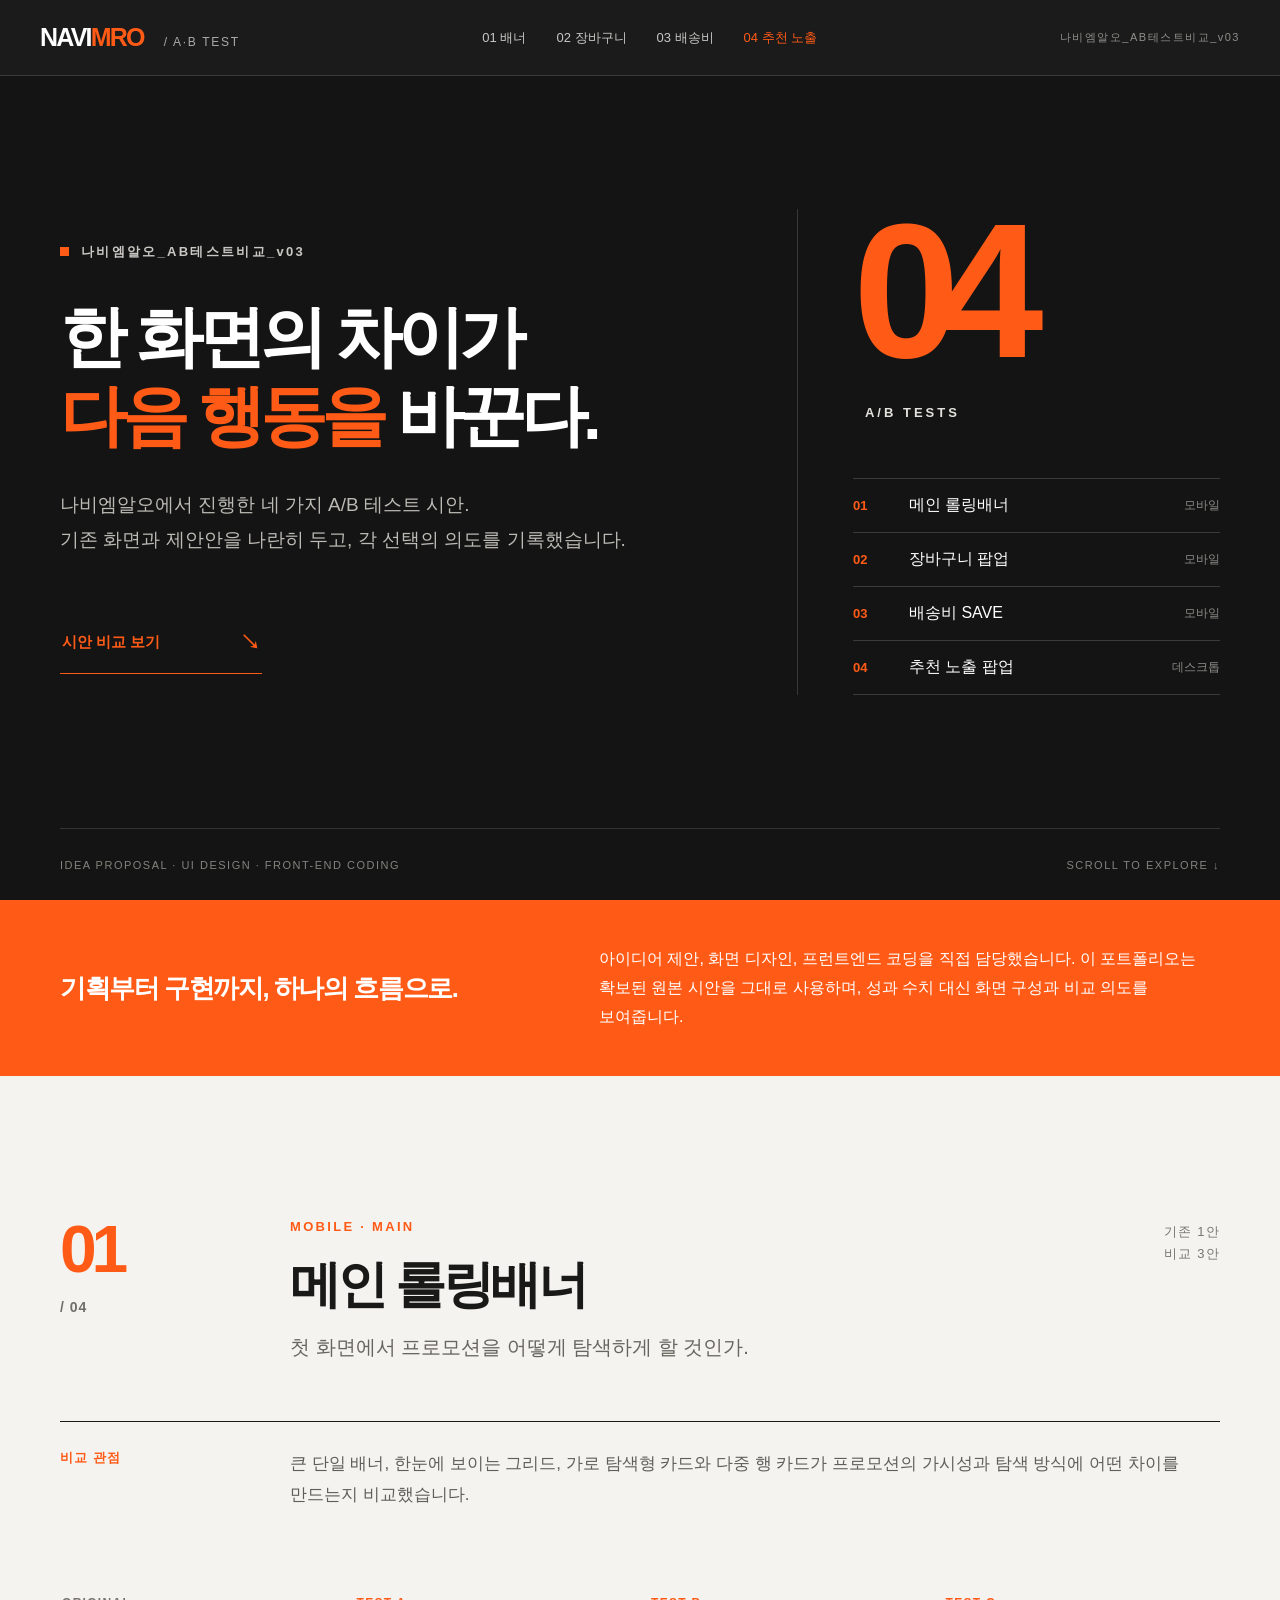
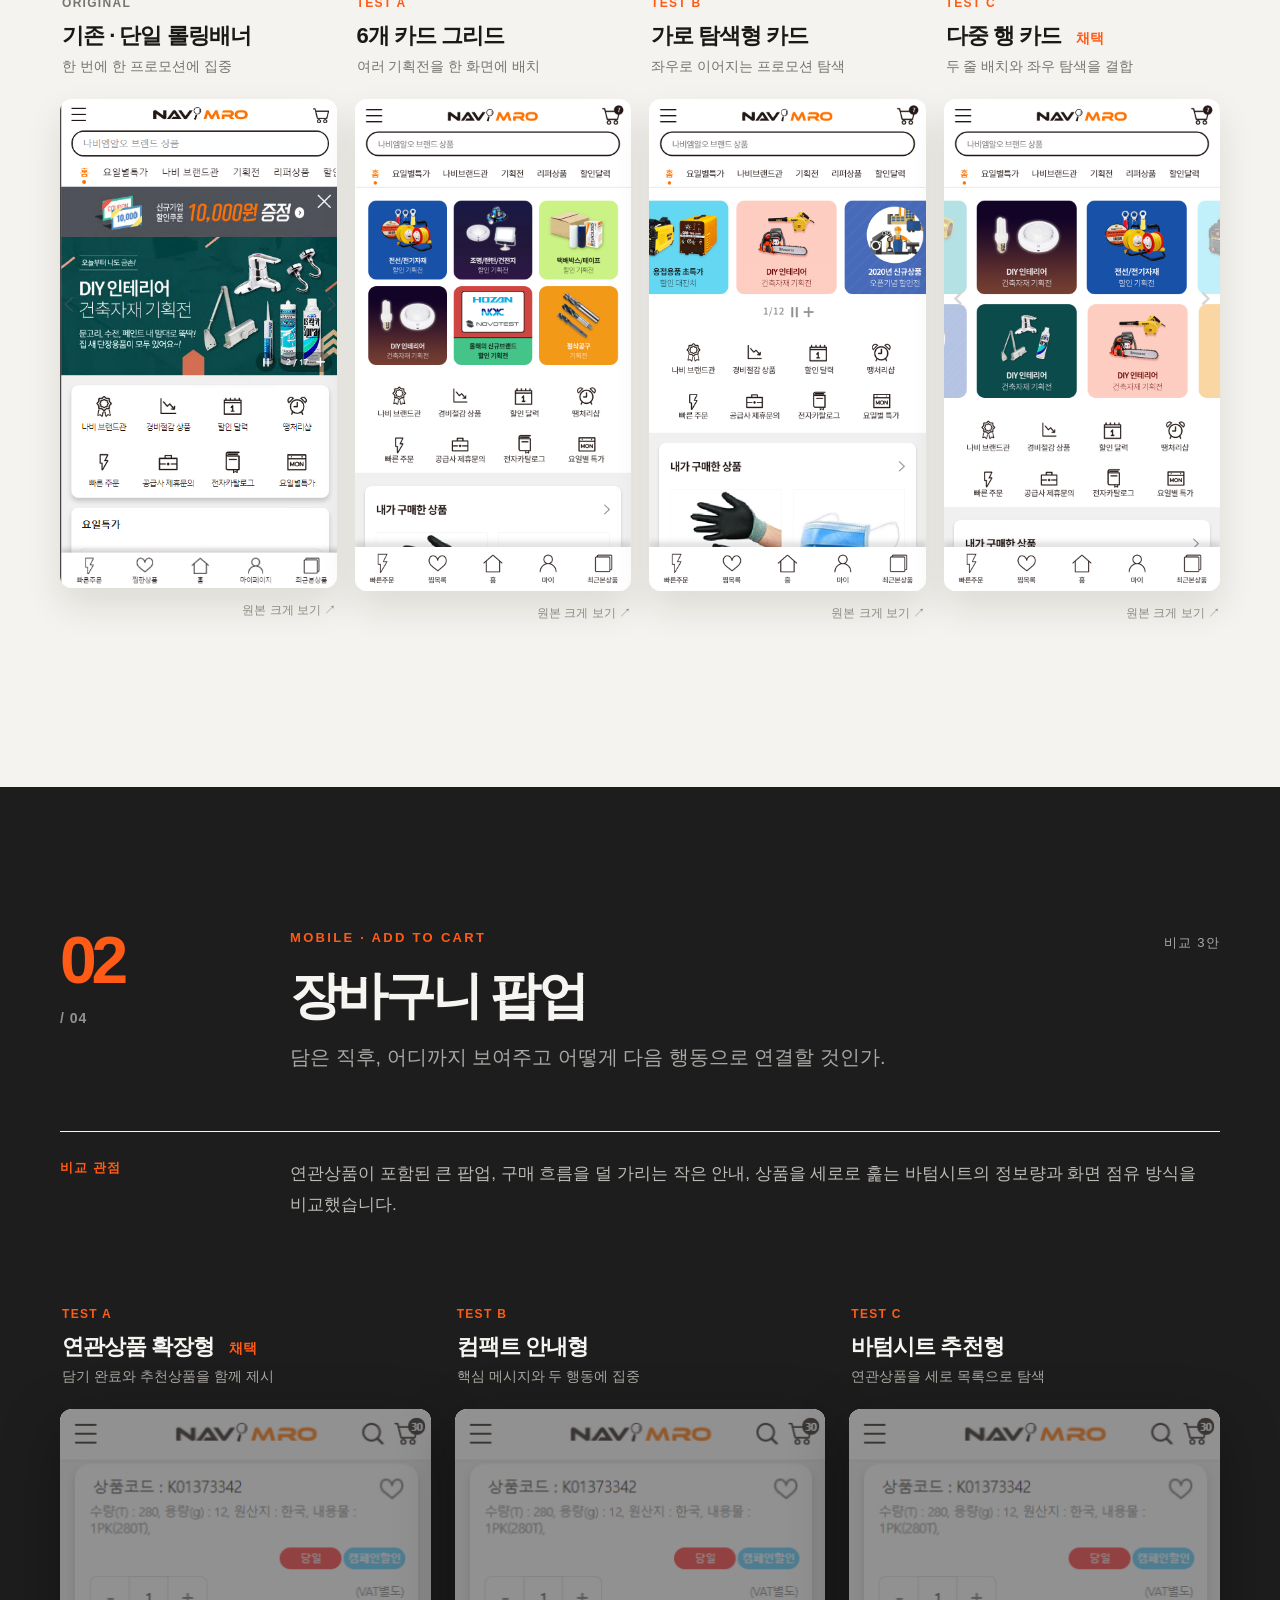
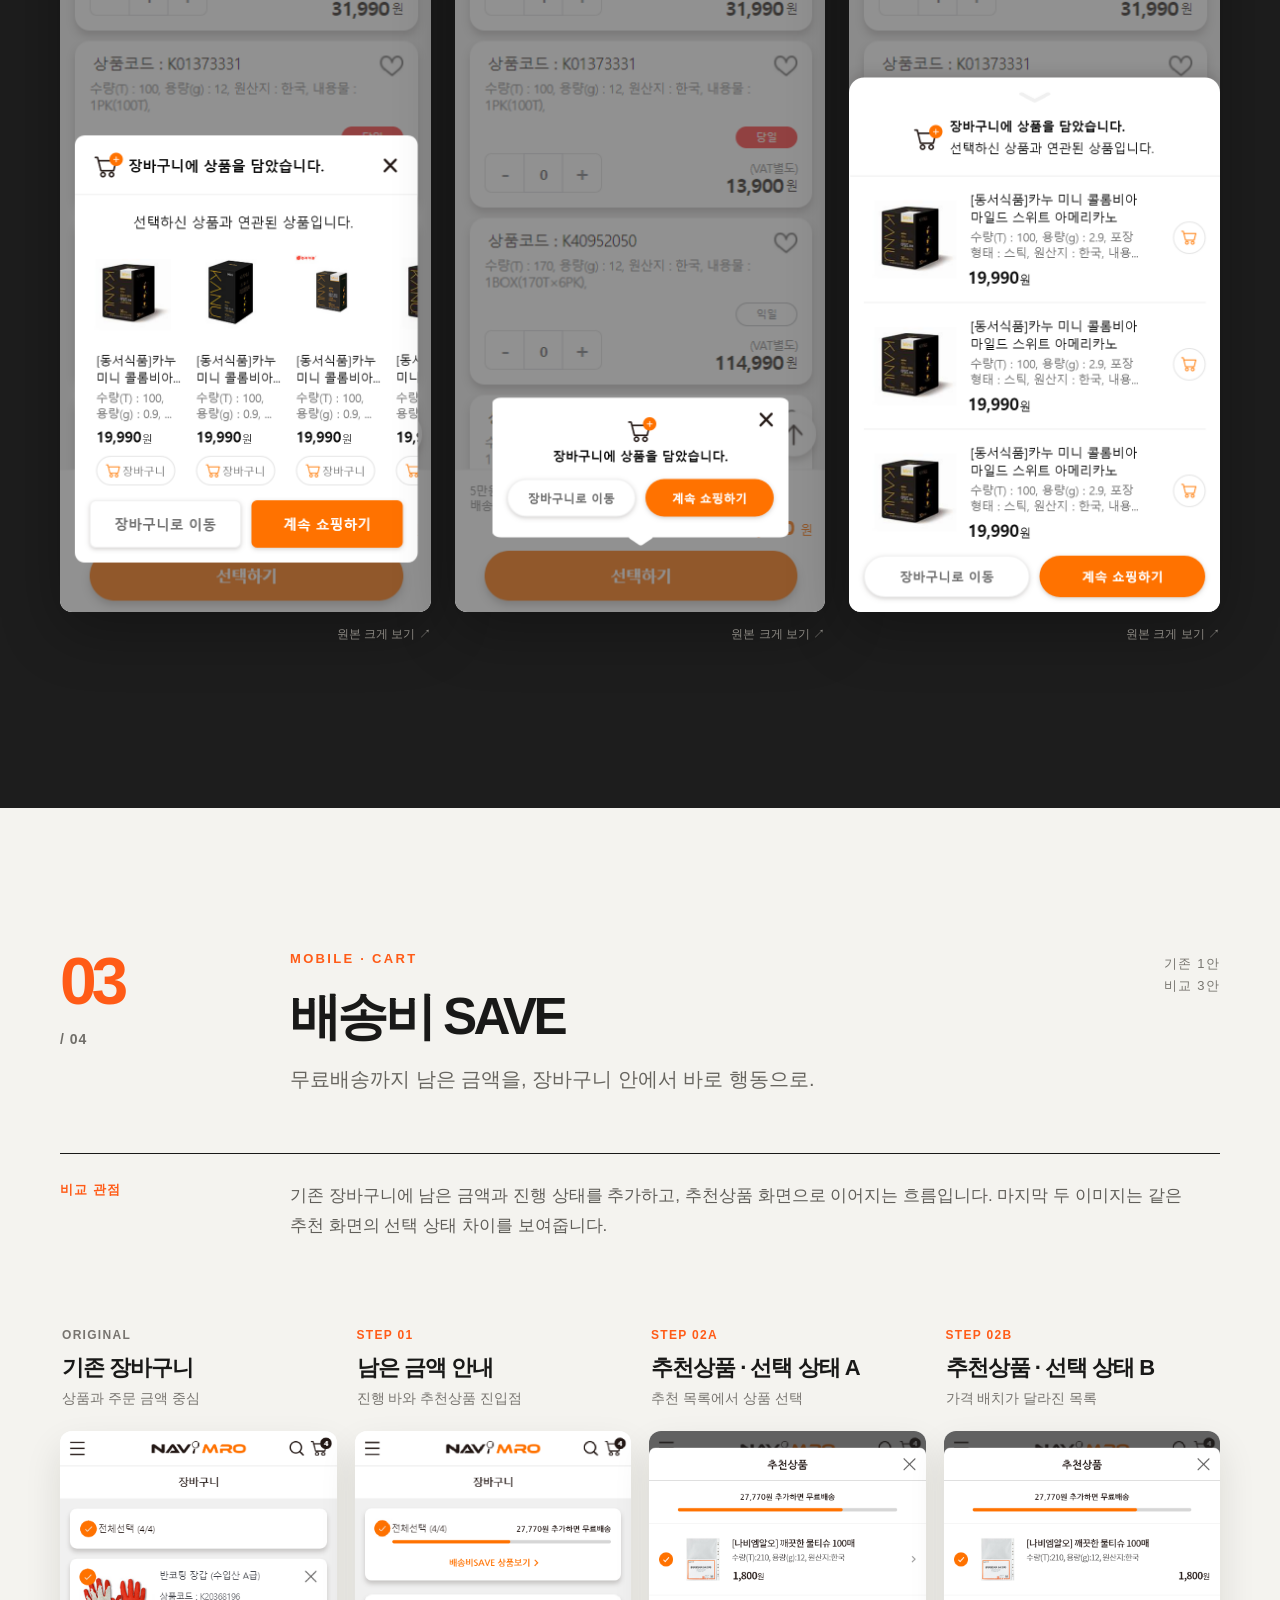
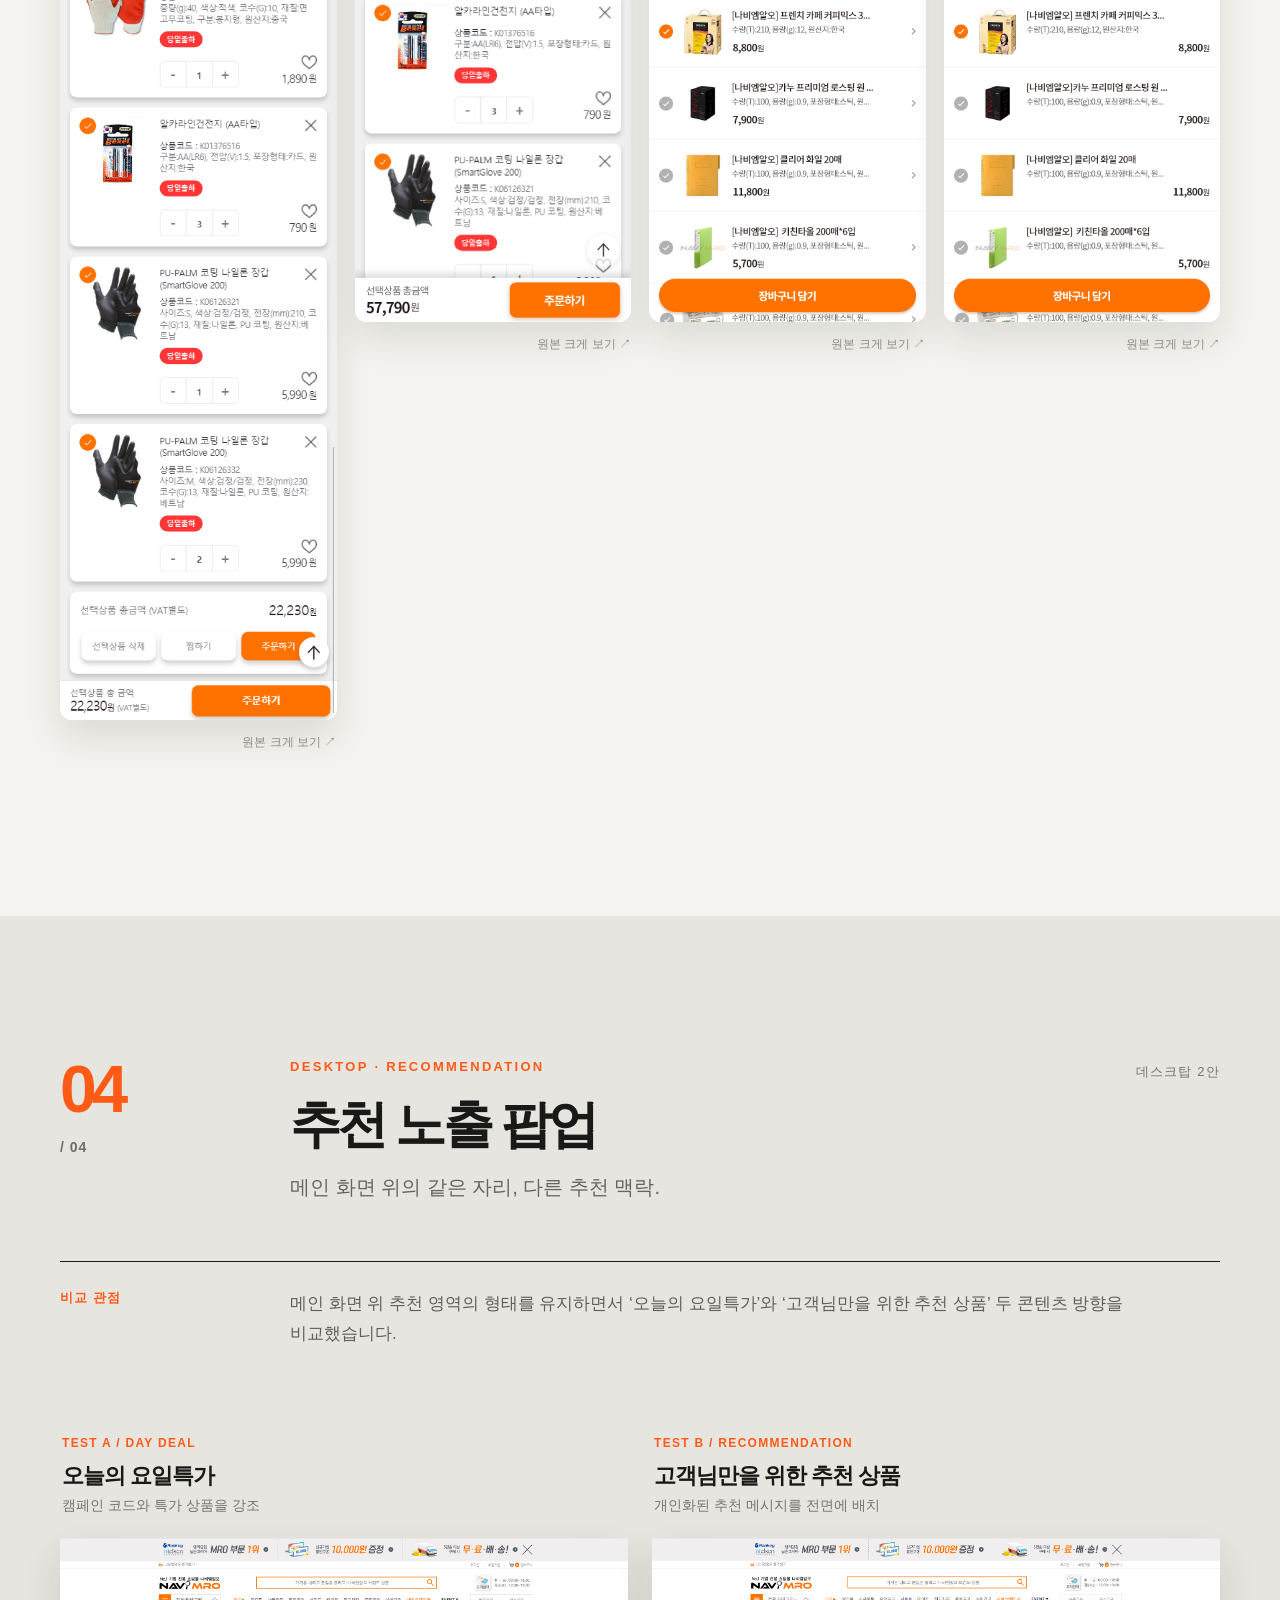
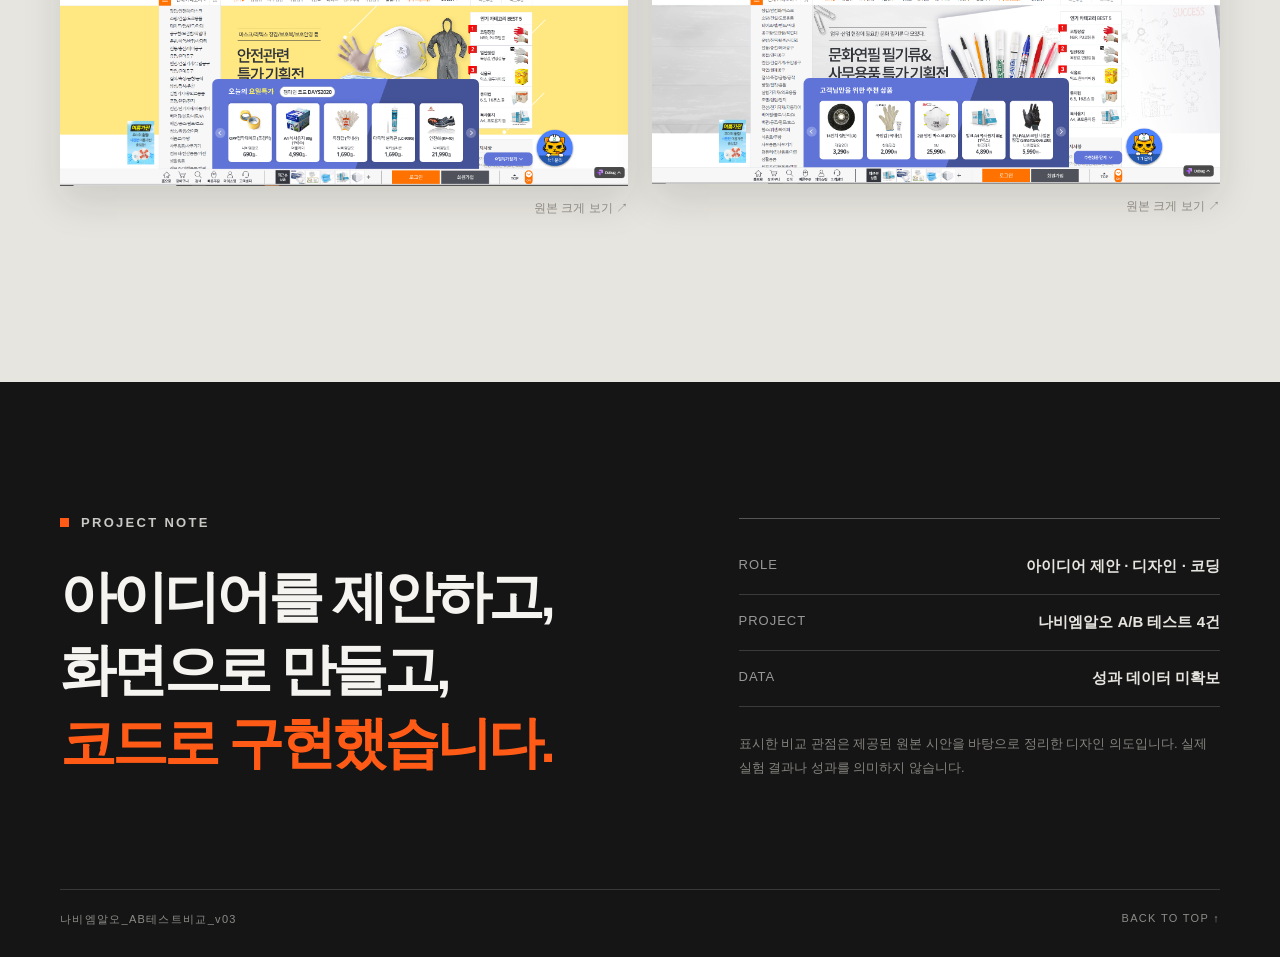
<file: pages/navimro-ab-test.html>
<!doctype html>
<html lang="ko">
<head>
  <meta charset="utf-8">
  <meta name="viewport" content="width=device-width, initial-scale=1">
  <meta name="theme-color" content="#131313">
  <meta name="description" content="나비엠알오의 네 가지 A/B 테스트 시안을 비교하는 UX 포트폴리오. 아이디어 제안부터 디자인, 코딩까지의 작업을 담았습니다.">
  <title>나비엠알오_AB테스트비교_v03</title>
  <style>
:root{--orange:#FF5B17;--ink:#191918;--dark:#141414;--paper:#f4f3ef;--line:#dad8d2;--muted:#706e69}*{box-sizing:border-box}html{scroll-behavior:smooth}body{margin:0;color:var(--ink);background:var(--paper);font-family:'DM Sans','Noto Sans KR',Arial,sans-serif;word-break:keep-all}button,a{font:inherit}button{cursor:pointer}a{color:inherit;text-decoration:none}.page-width{width:min(100% - 120px,1680px);margin-inline:auto}.site-header{height:76px;position:sticky;top:0;z-index:30;display:flex;align-items:center;justify-content:space-between;gap:24px;padding:0 clamp(24px,3.125vw,60px);background:rgba(20,20,20,.97);color:#fff;border-bottom:1px solid #3a3a39;backdrop-filter:blur(15px)}.wordmark{font-family:'DM Sans',sans-serif;font-weight:800;font-size:25px;letter-spacing:-1.8px;white-space:nowrap}.wordmark span{color:var(--orange)}.wordmark i{font-style:normal;font-size:12px;letter-spacing:1.7px;font-weight:500;margin-left:15px;color:#aaa}.site-header nav{display:flex;gap:30px}.site-header nav a{font-size:13px;color:#c8c7c5;transition:color .2s}.site-header nav a:hover,.site-header nav a.active{color:var(--orange)}.header-index{font-size:11px;letter-spacing:1.5px;color:#8f8f8c;white-space:nowrap}.hero{background:var(--dark);color:#fff;min-height:calc(100svh - 76px);display:flex;flex-direction:column;justify-content:space-between;overflow:hidden}.hero-grid{display:grid;grid-template-columns:minmax(0,1.2fr) minmax(360px,.8fr);gap:8vw;align-items:center;flex:1;padding-top:95px;padding-bottom:95px}.eyebrow,.section-kicker{font-size:13px;letter-spacing:2.3px;font-weight:700}.eyebrow{display:flex;align-items:center;gap:12px;color:#c9c8c4}.orange-square{display:inline-block;width:9px;height:9px;background:var(--orange);flex:none}.hero h1{font-size:clamp(58px,5.25vw,104px);letter-spacing:-.075em;line-height:1.18;margin:36px 0 32px;font-weight:800}.hero h1 em,.footer h2 em{color:var(--orange);font-style:normal}.hero-desc{font-size:19px;line-height:1.85;color:#bcbab5;margin:0}.hero-link{display:inline-flex;gap:80px;align-items:center;margin-top:55px;padding:17px 2px;border-bottom:1px solid var(--orange);color:var(--orange);font-size:15px;font-weight:700}.hero-link span{font-size:20px}.hero-aside{border-left:1px solid #393938;padding-left:55px}.hero-number{font-family:'DM Sans',sans-serif;font-size:clamp(140px,15vw,280px);line-height:.85;font-weight:700;letter-spacing:-.12em;color:var(--orange);display:flex;flex-direction:column}.hero-number span{font-size:13px;letter-spacing:3px;color:#e4e2df;margin-top:35px;margin-left:12px}.hero-mini-list{margin-top:60px}.hero-mini-list div{display:grid;grid-template-columns:44px 1fr 65px;gap:12px;align-items:center;border-top:1px solid #3b3b39;padding:16px 0}.hero-mini-list div:last-child{border-bottom:1px solid #3b3b39}.hero-mini-list b{font-size:13px;color:var(--orange)}.hero-mini-list span{font-size:16px}.hero-mini-list i{font-size:12px;font-style:normal;color:#8c8b88;text-align:right}.hero-bottom{height:72px;border-top:1px solid #343432;display:flex;justify-content:space-between;align-items:center;font-size:11px;letter-spacing:1.5px;color:#84837f}.intro-band{background:var(--orange);color:#fff}.intro-inner{display:grid;grid-template-columns:.85fr 1.15fr;gap:80px;align-items:center;padding-top:45px;padding-bottom:45px}.intro-inner strong{font-size:clamp(25px,2vw,38px);letter-spacing:-.055em}.intro-inner p{font-size:16px;line-height:1.8;margin:0;max-width:750px}.case{padding:140px 0 165px;scroll-margin-top:75px}.case-light{background:var(--paper)}.case-dark{background:#1d1d1d;color:#f6f5f2}.case-desktop{background:#e7e5df}.case-top{display:grid;grid-template-columns:200px minmax(0,1fr) 150px;gap:30px;align-items:start;padding-bottom:58px;border-bottom:1px solid currentColor}.case-no{font-family:'DM Sans',sans-serif;font-size:66px;line-height:1;letter-spacing:-.08em;font-weight:700;color:var(--orange)}.case-no span{display:block;font-size:14px;letter-spacing:1px;color:var(--muted);margin-top:18px}.case-dark .case-no span{color:#93928f}.section-kicker{color:var(--orange);margin:3px 0 22px}.case h2{font-size:clamp(42px,4vw,74px);letter-spacing:-.07em;line-height:1.15;margin:0 0 16px;font-weight:800}.case-header>p:last-child{font-size:20px;color:#67655f;margin:0;line-height:1.6}.case-dark .case-header>p:last-child{color:#aaa8a4}.case-type{text-align:right;text-transform:uppercase;font-size:13px;line-height:1.7;letter-spacing:1.2px;color:#77756f;padding-top:5px}.case-dark .case-type{color:#aaa}.case-insight{display:grid;grid-template-columns:200px 1fr;gap:30px;padding:27px 0 64px;align-items:start}.case-insight span{font-size:13px;font-weight:700;color:var(--orange);letter-spacing:1px}.case-insight p{font-size:17px;line-height:1.8;max-width:920px;margin:0;color:#605e59}.case-dark .case-insight p{color:#bcbab5}.shot-grid{display:grid;gap:18px;align-items:start}.shot-grid.four{grid-template-columns:repeat(4,minmax(0,1fr))}.shot-grid.three{grid-template-columns:repeat(3,minmax(0,1fr));gap:24px;max-width:1430px;margin:auto}.shot-card,.desktop-card{margin:0;min-width:0}.shot-card figcaption,.desktop-card figcaption{min-height:122px;padding:22px 2px 22px}.variant{display:block;font-family:'DM Sans',sans-serif;font-size:12px;font-weight:800;letter-spacing:1.3px;color:#77746f;margin-bottom:12px}.variant.accent{color:var(--orange)}.adopted{display:inline-block;margin-left:10px;color:var(--orange);font-size:14px;font-weight:700;letter-spacing:0;vertical-align:middle}figcaption h3{font-size:22px;letter-spacing:-.045em;margin:0 0 5px;line-height:1.3}figcaption p{margin:0;color:#77746f;font-size:14px;line-height:1.5}.case-dark figcaption p{color:#aaa7a1}.image-button{display:block;width:100%;padding:0;background:none;border:0;text-align:left;overflow:hidden}.shot-card .image-button{background:#fff;border-radius:12px;box-shadow:0 17px 37px rgba(27,25,22,.11)}.case-dark .shot-card .image-button{box-shadow:0 18px 60px rgba(0,0,0,.3)}.image-button img{display:block;width:100%;height:auto;transition:transform .35s ease}.image-button:hover img{transform:scale(1.025)}.image-button:focus-visible{outline:3px solid var(--orange);outline-offset:4px}.zoom-hint{display:block;text-align:right;font-size:12px;color:#8d8a84;margin-top:14px}.desktop-grid{display:grid;grid-template-columns:1fr 1fr;gap:24px}.desktop-card figcaption{min-height:112px}.desktop-card .image-button{background:#fff;box-shadow:0 17px 37px rgba(27,25,22,.12)}.footer{background:#151515;color:#f6f4f0;padding:120px 0 30px}.footer-inner{display:grid;grid-template-columns:1.1fr .9fr;gap:90px;align-items:end}.footer h2{font-size:clamp(42px,4.4vw,82px);letter-spacing:-.07em;line-height:1.3;margin:30px 0 0}.footer-detail{border-top:1px solid #555;padding-top:20px}.footer-detail p{display:flex;justify-content:space-between;gap:20px;border-bottom:1px solid #3b3b39;margin:0;padding:18px 0;color:#999;font-size:13px;letter-spacing:1px}.footer-detail strong{font-size:15px;font-weight:600;letter-spacing:0;color:#e6e4df;text-align:right}.footer-detail small{display:block;color:#85837e;font-size:13px;line-height:1.8;margin-top:25px}.footer-bottom{display:flex;justify-content:space-between;border-top:1px solid #383837;margin-top:110px;padding-top:22px;font-size:11px;letter-spacing:1.3px;color:#8c8b87}.footer-bottom a:hover{color:var(--orange)}body.modal-open{overflow:hidden}dialog{width:min(94vw,1400px);max-height:94dvh;overflow:hidden;border:1px solid #444;background:#171717;color:#fff;padding:0;box-shadow:0 30px 100px rgba(0,0,0,.6)}dialog[open]{display:flex;flex-direction:column}dialog::backdrop{background:rgba(0,0,0,.8)}.dialog-top{flex:0 0 58px;padding:0 22px;display:flex;justify-content:space-between;align-items:center;border-bottom:1px solid #414141;font-size:14px}.dialog-top button{background:none;border:0;color:#fff;font-size:14px;padding:12px}.dialog-scroll{flex:1 1 auto;min-height:0;overflow-y:auto;overflow-x:hidden;overscroll-behavior:contain;scrollbar-width:none;-ms-overflow-style:none;text-align:center;padding:30px}.dialog-scroll::-webkit-scrollbar{display:none}.dialog-scroll img{display:block;max-width:100%;height:auto;margin:0 auto}.dialog-scroll img[src*="hero"],.dialog-scroll img[src*="cart"],.dialog-scroll img[src*="ship"]{width:min(100%,828px);border-radius:12px}@media(max-width:1200px){.page-width{width:min(100% - 72px,1680px)}.site-header nav{gap:16px}.hero-grid{gap:40px}.hero-aside{padding-left:32px}.case-top{grid-template-columns:130px 1fr 110px}.case-insight{grid-template-columns:130px 1fr}.case-no{font-size:54px}figcaption h3{font-size:19px}}@media(max-width:760px){.page-width{width:calc(100% - 36px)}.site-header{height:62px;padding:0 18px}.site-header nav,.header-index{display:none}.wordmark{font-size:22px}.wordmark i{font-size:10px;margin-left:8px}.hero{min-height:auto}.hero-grid{display:block;padding-top:75px;padding-bottom:65px}.hero h1{font-size:clamp(43px,11vw,70px);margin:25px 0}.hero-desc{font-size:16px}.hero-desc br{display:none}.hero-link{margin-top:35px}.hero-aside{margin-top:85px;padding-left:0;border:0}.hero-number{font-size:145px}.hero-number span{margin-top:22px}.hero-mini-list{margin-top:40px}.hero-bottom{height:55px}.hero-bottom span:last-child{display:none}.intro-inner{grid-template-columns:1fr;gap:15px;padding-top:34px;padding-bottom:38px}.intro-inner strong{font-size:28px}.intro-inner p{font-size:14px}.case{padding:85px 0 100px;scroll-margin-top:62px}.case-top{grid-template-columns:1fr;gap:12px;padding-bottom:32px}.case-no{font-size:48px}.case-no span{display:inline;margin-left:12px}.section-kicker{margin:14px 0}.case h2{font-size:45px}.case-header>p:last-child{font-size:16px}.case-type{text-align:left;padding:0}.case-type br{display:none}.case-insight{display:block;padding:22px 0 42px}.case-insight p{font-size:15px;margin-top:8px}.shot-grid.four,.shot-grid.three,.desktop-grid{grid-template-columns:1fr 1fr;gap:14px}.shot-card figcaption,.desktop-card figcaption{min-height:128px}.shot-card figcaption{padding-top:15px}.variant{font-size:10px}.shot-card h3,.desktop-card h3{font-size:16px}.shot-card p,.desktop-card p{font-size:12px}.zoom-hint{font-size:11px}.footer{padding-top:80px}.footer-inner{grid-template-columns:1fr;gap:50px}.footer h2{font-size:44px}.footer-bottom{margin-top:80px}}@media(max-width:470px){.shot-grid.four,.shot-grid.three,.desktop-grid{grid-template-columns:1fr}.shot-card figcaption,.desktop-card figcaption{min-height:auto}.shot-card .image-button{max-width:360px;margin:auto}.shot-card figcaption{padding-bottom:20px}.zoom-hint{margin-bottom:30px}.desktop-card{margin-bottom:25px}.footer-detail p{display:block}.footer-detail strong{display:block;text-align:left;margin-top:8px}.footer-bottom{font-size:10px}}@media(prefers-reduced-motion:reduce){html{scroll-behavior:auto}.image-button img{transition:none}}

</style>
<link rel="stylesheet" href="../assets/detail-frame.css">
</head>
<body>
  <header class="site-header">
    <a class="wordmark" href="#top" aria-label="포트폴리오 맨 위로">NAVI<span>MRO</span><i> / A·B TEST</i></a>
    <nav aria-label="테스트 목차">
      <a href="#test-01">01 배너</a><a href="#test-02">02 장바구니</a><a href="#test-03">03 배송비</a><a href="#test-04">04 추천 노출</a>
    </nav>
    <span class="header-index">나비엠알오_AB테스트비교_v03</span>
  </header>

  <main id="top">
    <section class="hero" aria-labelledby="hero-title">
      <div class="hero-grid page-width">
        <div class="hero-main">
          <p class="eyebrow"><span class="orange-square"></span> 나비엠알오_AB테스트비교_v03</p>
          <h1 id="hero-title">한 화면의 차이가<br><em>다음 행동을</em> 바꾼다.</h1>
          <p class="hero-desc">나비엠알오에서 진행한 네 가지 A/B 테스트 시안.<br>기존 화면과 제안안을 나란히 두고, 각 선택의 의도를 기록했습니다.</p>
          <a class="hero-link" href="#test-01">시안 비교 보기 <span aria-hidden="true">↘</span></a>
        </div>
        <div class="hero-aside" aria-label="프로젝트 개요">
          <div class="hero-number">04<span>A/B TESTS</span></div>
          <div class="hero-mini-list">
            <div><b>01</b><span>메인 롤링배너</span><i>모바일</i></div>
            <div><b>02</b><span>장바구니 팝업</span><i>모바일</i></div>
            <div><b>03</b><span>배송비 SAVE</span><i>모바일</i></div>
            <div><b>04</b><span>추천 노출 팝업</span><i>데스크톱</i></div>
          </div>
        </div>
      </div>
      <div class="hero-bottom page-width"><span>IDEA PROPOSAL · UI DESIGN · FRONT-END CODING</span><span>SCROLL TO EXPLORE ↓</span></div>
    </section>

    <section class="intro-band" aria-label="작업 범위">
      <div class="page-width intro-inner"><strong>기획부터 구현까지, 하나의 흐름으로.</strong><p>아이디어 제안, 화면 디자인, 프런트엔드 코딩을 직접 담당했습니다. 이 포트폴리오는 확보된 원본 시안을 그대로 사용하며, 성과 수치 대신 화면 구성과 비교 의도를 보여줍니다.</p></div>
    </section>

    <section class="case case-light" id="test-01" aria-labelledby="title-01">
      <div class="page-width">
        <div class="case-top"><div class="case-no">01<span>/ 04</span></div><div class="case-header"><p class="section-kicker">MOBILE · MAIN</p><h2 id="title-01">메인 롤링배너</h2><p>첫 화면에서 프로모션을 어떻게 탐색하게 할 것인가.</p></div><div class="case-type">기존 1안<br>비교 3안</div></div>
        <div class="case-insight"><span>비교 관점</span><p>큰 단일 배너, 한눈에 보이는 그리드, 가로 탐색형 카드와 다중 행 카드가 프로모션의 가시성과 탐색 방식에 어떤 차이를 만드는지 비교했습니다.</p></div>
        <div class="shot-grid four">
          <figure class="shot-card"><figcaption><span class="variant">ORIGINAL</span><h3>기존 · 단일 롤링배너</h3><p>한 번에 한 프로모션에 집중</p></figcaption><button class="image-button" data-full="../assets/images/image-4862fd1dc4e8c57fb54c.png" data-caption="기존 · 단일 롤링배너"><img src="../assets/images/image-4862fd1dc4e8c57fb54c.png" alt="기존 모바일 메인 화면. 큰 단일 롤링배너 아래에 바로가기 아이콘이 보인다." loading="lazy"></button><span class="zoom-hint">원본 크게 보기 ↗</span></figure>
          <figure class="shot-card"><figcaption><span class="variant accent">TEST A</span><h3>6개 카드 그리드</h3><p>여러 기획전을 한 화면에 배치</p></figcaption><button class="image-button" data-full="../assets/images/image-f447d38e4ec35d3b17c4.png" data-caption="테스트 A · 6개 카드 그리드"><img src="../assets/images/image-f447d38e4ec35d3b17c4.png" alt="모바일 메인 테스트 A. 여섯 개의 프로모션 카드가 두 줄 그리드로 보인다." loading="lazy"></button><span class="zoom-hint">원본 크게 보기 ↗</span></figure>
          <figure class="shot-card"><figcaption><span class="variant accent">TEST B</span><h3>가로 탐색형 카드</h3><p>좌우로 이어지는 프로모션 탐색</p></figcaption><button class="image-button" data-full="../assets/images/image-2d1a0c17bd928dc90a1a.png" data-caption="테스트 B · 가로 탐색형 카드"><img src="../assets/images/image-2d1a0c17bd928dc90a1a.png" alt="모바일 메인 테스트 B. 프로모션 카드가 가로로 이어지고 페이지 표시가 있다." loading="lazy"></button><span class="zoom-hint">원본 크게 보기 ↗</span></figure>
          <figure class="shot-card"><figcaption><span class="variant accent">TEST C</span><h3>다중 행 카드 <span class="adopted">채택</span></h3><p>두 줄 배치와 좌우 탐색을 결합</p></figcaption><button class="image-button" data-full="../assets/images/image-30a9c6d1aadac5d10ec8.png" data-caption="테스트 C · 다중 행 카드"><img src="../assets/images/image-30a9c6d1aadac5d10ec8.png" alt="모바일 메인 테스트 C. 두 줄의 프로모션 카드와 좌우 탐색 화살표가 있다." loading="lazy"></button><span class="zoom-hint">원본 크게 보기 ↗</span></figure>
        </div>
      </div>
    </section>

    <section class="case case-dark" id="test-02" aria-labelledby="title-02">
      <div class="page-width">
        <div class="case-top"><div class="case-no">02<span>/ 04</span></div><div class="case-header"><p class="section-kicker">MOBILE · ADD TO CART</p><h2 id="title-02">장바구니 팝업</h2><p>담은 직후, 어디까지 보여주고 어떻게 다음 행동으로 연결할 것인가.</p></div><div class="case-type">비교 3안</div></div>
        <div class="case-insight"><span>비교 관점</span><p>연관상품이 포함된 큰 팝업, 구매 흐름을 덜 가리는 작은 안내, 상품을 세로로 훑는 바텀시트의 정보량과 화면 점유 방식을 비교했습니다.</p></div>
        <div class="shot-grid three">
          <figure class="shot-card"><figcaption><span class="variant accent">TEST A</span><h3>연관상품 확장형 <span class="adopted">채택</span></h3><p>담기 완료와 추천상품을 함께 제시</p></figcaption><button class="image-button" data-full="../assets/images/image-ff99d981441344a776d8.png" data-caption="장바구니 팝업 · 연관상품 확장형"><img src="../assets/images/image-ff99d981441344a776d8.png" alt="장바구니 담기 완료 팝업에 연관상품 카드와 장바구니 이동, 계속 쇼핑하기 버튼이 있다." loading="lazy"></button><span class="zoom-hint">원본 크게 보기 ↗</span></figure>
          <figure class="shot-card"><figcaption><span class="variant accent">TEST B</span><h3>컴팩트 안내형</h3><p>핵심 메시지와 두 행동에 집중</p></figcaption><button class="image-button" data-full="../assets/images/image-8d073eb425e785e595d4.png" data-caption="장바구니 팝업 · 컴팩트 안내형"><img src="../assets/images/image-8d073eb425e785e595d4.png" alt="장바구니 버튼 근처의 작은 담기 완료 팝업과 두 개의 후속 행동 버튼이 있다." loading="lazy"></button><span class="zoom-hint">원본 크게 보기 ↗</span></figure>
          <figure class="shot-card"><figcaption><span class="variant accent">TEST C</span><h3>바텀시트 추천형</h3><p>연관상품을 세로 목록으로 탐색</p></figcaption><button class="image-button" data-full="../assets/images/image-491db3ac9f5bee272581.png" data-caption="장바구니 팝업 · 바텀시트 추천형"><img src="../assets/images/image-491db3ac9f5bee272581.png" alt="담기 완료 뒤 바텀시트에서 연관상품을 세로 목록으로 보여주는 화면이다." loading="lazy"></button><span class="zoom-hint">원본 크게 보기 ↗</span></figure>
        </div>
      </div>
    </section>

    <section class="case case-light" id="test-03" aria-labelledby="title-03">
      <div class="page-width">
        <div class="case-top"><div class="case-no">03<span>/ 04</span></div><div class="case-header"><p class="section-kicker">MOBILE · CART</p><h2 id="title-03">배송비 SAVE</h2><p>무료배송까지 남은 금액을, 장바구니 안에서 바로 행동으로.</p></div><div class="case-type">기존 1안<br>비교 3안</div></div>
        <div class="case-insight"><span>비교 관점</span><p>기존 장바구니에 남은 금액과 진행 상태를 추가하고, 추천상품 화면으로 이어지는 흐름입니다. 마지막 두 이미지는 같은 추천 화면의 선택 상태 차이를 보여줍니다.</p></div>
        <div class="shot-grid four">
          <figure class="shot-card"><figcaption><span class="variant">ORIGINAL</span><h3>기존 장바구니</h3><p>상품과 주문 금액 중심</p></figcaption><button class="image-button" data-full="../assets/images/image-fcaa15436b217a3e9b75.png" data-caption="배송비 SAVE · 기존 장바구니"><img src="../assets/images/image-fcaa15436b217a3e9b75.png" alt="기존 모바일 장바구니 화면. 상품 목록과 주문하기 버튼이 보인다." loading="lazy"></button><span class="zoom-hint">원본 크게 보기 ↗</span></figure>
          <figure class="shot-card"><figcaption><span class="variant accent">STEP 01</span><h3>남은 금액 안내</h3><p>진행 바와 추천상품 진입점</p></figcaption><button class="image-button" data-full="../assets/images/image-6f5f8ed14bdded4a62c5.png" data-caption="배송비 SAVE · 남은 금액 안내"><img src="../assets/images/image-6f5f8ed14bdded4a62c5.png" alt="무료배송까지 남은 금액과 진행 바, 배송비 SAVE 상품 보기 링크가 추가된 장바구니 화면이다." loading="lazy"></button><span class="zoom-hint">원본 크게 보기 ↗</span></figure>
          <figure class="shot-card"><figcaption><span class="variant accent">STEP 02A</span><h3>추천상품 · 선택 상태 A</h3><p>추천 목록에서 상품 선택</p></figcaption><button class="image-button" data-full="../assets/images/image-7757004382aec242d1ce.png" data-caption="배송비 SAVE · 추천상품 선택 상태 A"><img src="../assets/images/image-7757004382aec242d1ce.png" alt="추천상품 목록에서 두 개의 상품을 선택한 상태와 장바구니 담기 버튼이 보인다." loading="lazy"></button><span class="zoom-hint">원본 크게 보기 ↗</span></figure>
          <figure class="shot-card"><figcaption><span class="variant accent">STEP 02B</span><h3>추천상품 · 선택 상태 B</h3><p>가격 배치가 달라진 목록</p></figcaption><button class="image-button" data-full="../assets/images/image-f8a49cad00ce782442e1.png" data-caption="배송비 SAVE · 추천상품 선택 상태 B"><img src="../assets/images/image-f8a49cad00ce782442e1.png" alt="추천상품 목록의 다른 가격 배치 시안과 장바구니 담기 버튼이 보인다." loading="lazy"></button><span class="zoom-hint">원본 크게 보기 ↗</span></figure>
        </div>
      </div>
    </section>

    <section class="case case-desktop" id="test-04" aria-labelledby="title-04">
      <div class="page-width">
        <div class="case-top"><div class="case-no">04<span>/ 04</span></div><div class="case-header"><p class="section-kicker">DESKTOP · RECOMMENDATION</p><h2 id="title-04">추천 노출 팝업</h2><p>메인 화면 위의 같은 자리, 다른 추천 맥락.</p></div><div class="case-type">데스크탑 2안</div></div>
        <div class="case-insight"><span>비교 관점</span><p>메인 화면 위 추천 영역의 형태를 유지하면서 ‘오늘의 요일특가’와 ‘고객님만을 위한 추천 상품’ 두 콘텐츠 방향을 비교했습니다.</p></div>
        <div class="desktop-grid">
          <figure class="desktop-card"><figcaption><span class="variant accent">TEST A / DAY DEAL</span><h3>오늘의 요일특가</h3><p>캠페인 코드와 특가 상품을 강조</p></figcaption><button class="image-button" data-full="../assets/images/image-da19a8e07e5dbcfbe47c.png" data-caption="추천 노출 팝업 · 오늘의 요일특가"><img src="../assets/images/image-da19a8e07e5dbcfbe47c.png" alt="데스크톱 메인 화면 위에 오늘의 요일특가 상품 다섯 개가 펼쳐진 시안이다." loading="lazy"></button><span class="zoom-hint">원본 크게 보기 ↗</span></figure>
          <figure class="desktop-card"><figcaption><span class="variant accent">TEST B / RECOMMENDATION</span><h3>고객님만을 위한 추천 상품</h3><p>개인화된 추천 메시지를 전면에 배치</p></figcaption><button class="image-button" data-full="../assets/images/image-7ef34d5a67970539d178.png" data-caption="추천 노출 팝업 · 고객님만을 위한 추천 상품"><img src="../assets/images/image-7ef34d5a67970539d178.png" alt="데스크톱 메인 화면 위에 고객님만을 위한 추천 상품 다섯 개가 펼쳐진 시안이다." loading="lazy"></button><span class="zoom-hint">원본 크게 보기 ↗</span></figure>
        </div>
      </div>
    </section>

    <footer class="footer"><div class="page-width footer-inner"><div><p class="eyebrow"><span class="orange-square"></span> PROJECT NOTE</p><h2>아이디어를 제안하고,<br>화면으로 만들고,<br><em>코드로 구현했습니다.</em></h2></div><div class="footer-detail"><p>ROLE <strong>아이디어 제안 · 디자인 · 코딩</strong></p><p>PROJECT <strong>나비엠알오 A/B 테스트 4건</strong></p><p>DATA <strong>성과 데이터 미확보</strong></p><small>표시한 비교 관점은 제공된 원본 시안을 바탕으로 정리한 디자인 의도입니다. 실제 실험 결과나 성과를 의미하지 않습니다.</small></div></div><div class="page-width footer-bottom"><span>나비엠알오_AB테스트비교_v03</span><a href="#top">BACK TO TOP ↑</a></div></footer>
  </main>

  <dialog id="image-dialog" aria-label="원본 시안 확대 보기"><div class="dialog-top"><span id="dialog-caption"></span><button id="dialog-close" aria-label="닫기">닫기 ×</button></div><div class="dialog-scroll"><img id="dialog-image" alt=""></div></dialog>
  <script>
const dialog = document.getElementById('image-dialog');
const dialogImage = document.getElementById('dialog-image');
const dialogCaption = document.getElementById('dialog-caption');
document.querySelectorAll('[data-full]').forEach(button => {
  button.addEventListener('click', () => {
    dialogImage.src = button.dataset.full;
    dialogImage.alt = button.querySelector('img').alt;
    dialogCaption.textContent = button.dataset.caption;
    document.body.classList.add('modal-open');
    dialog.showModal();
  });
});
document.getElementById('dialog-close').addEventListener('click', () => dialog.close());
dialog.addEventListener('click', event => { if (event.target === dialog) dialog.close(); });
dialog.addEventListener('close', () => {
  document.body.classList.remove('modal-open');
  dialogImage.removeAttribute('src');
});
const navLinks = [...document.querySelectorAll('.site-header nav a')];
const observer = new IntersectionObserver(entries => {
  entries.forEach(entry => {
    if (!entry.isIntersecting) return;
    navLinks.forEach(link => link.classList.toggle('active', link.hash === `#${entry.target.id}`));
  });
}, { rootMargin: '-25% 0px -55% 0px' });
document.querySelectorAll('.case').forEach(section => observer.observe(section));

</script>
<script src="../assets/detail-bridge.js"></script>
</body>
</html>
</file>
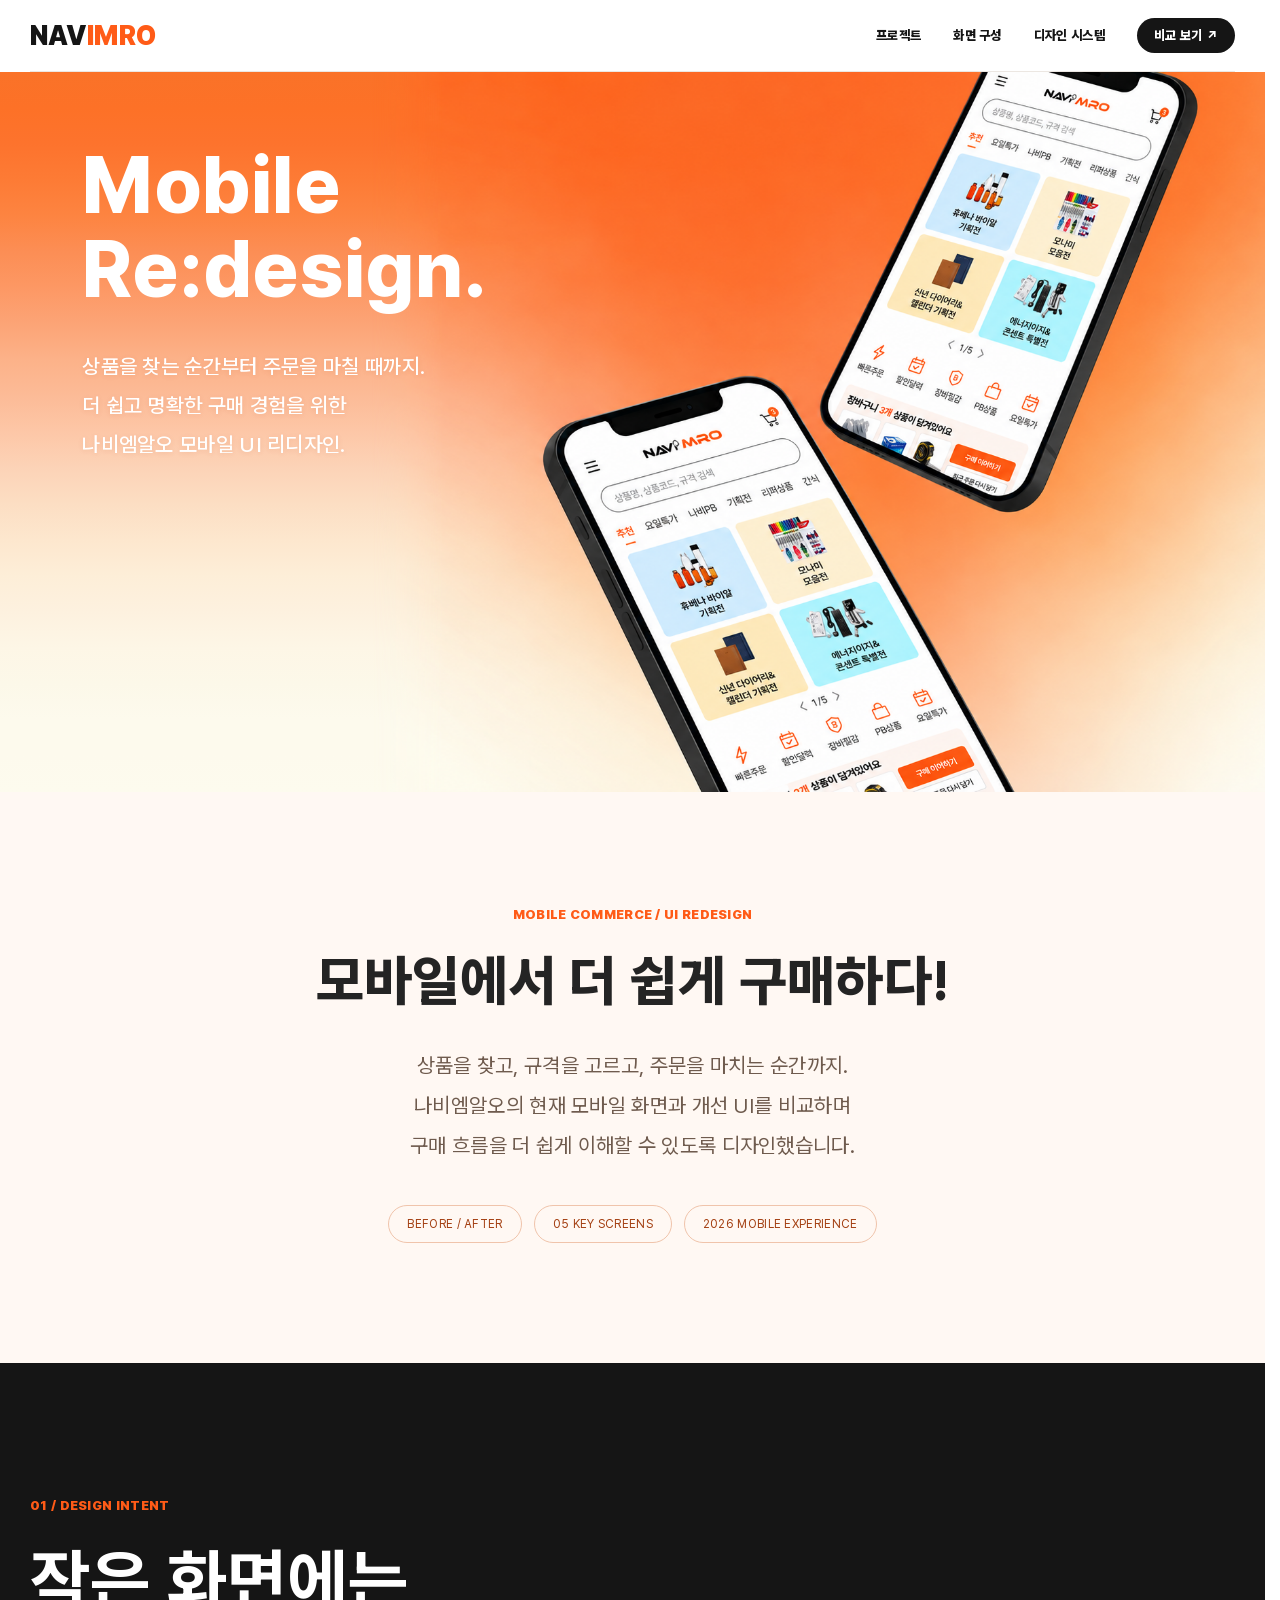
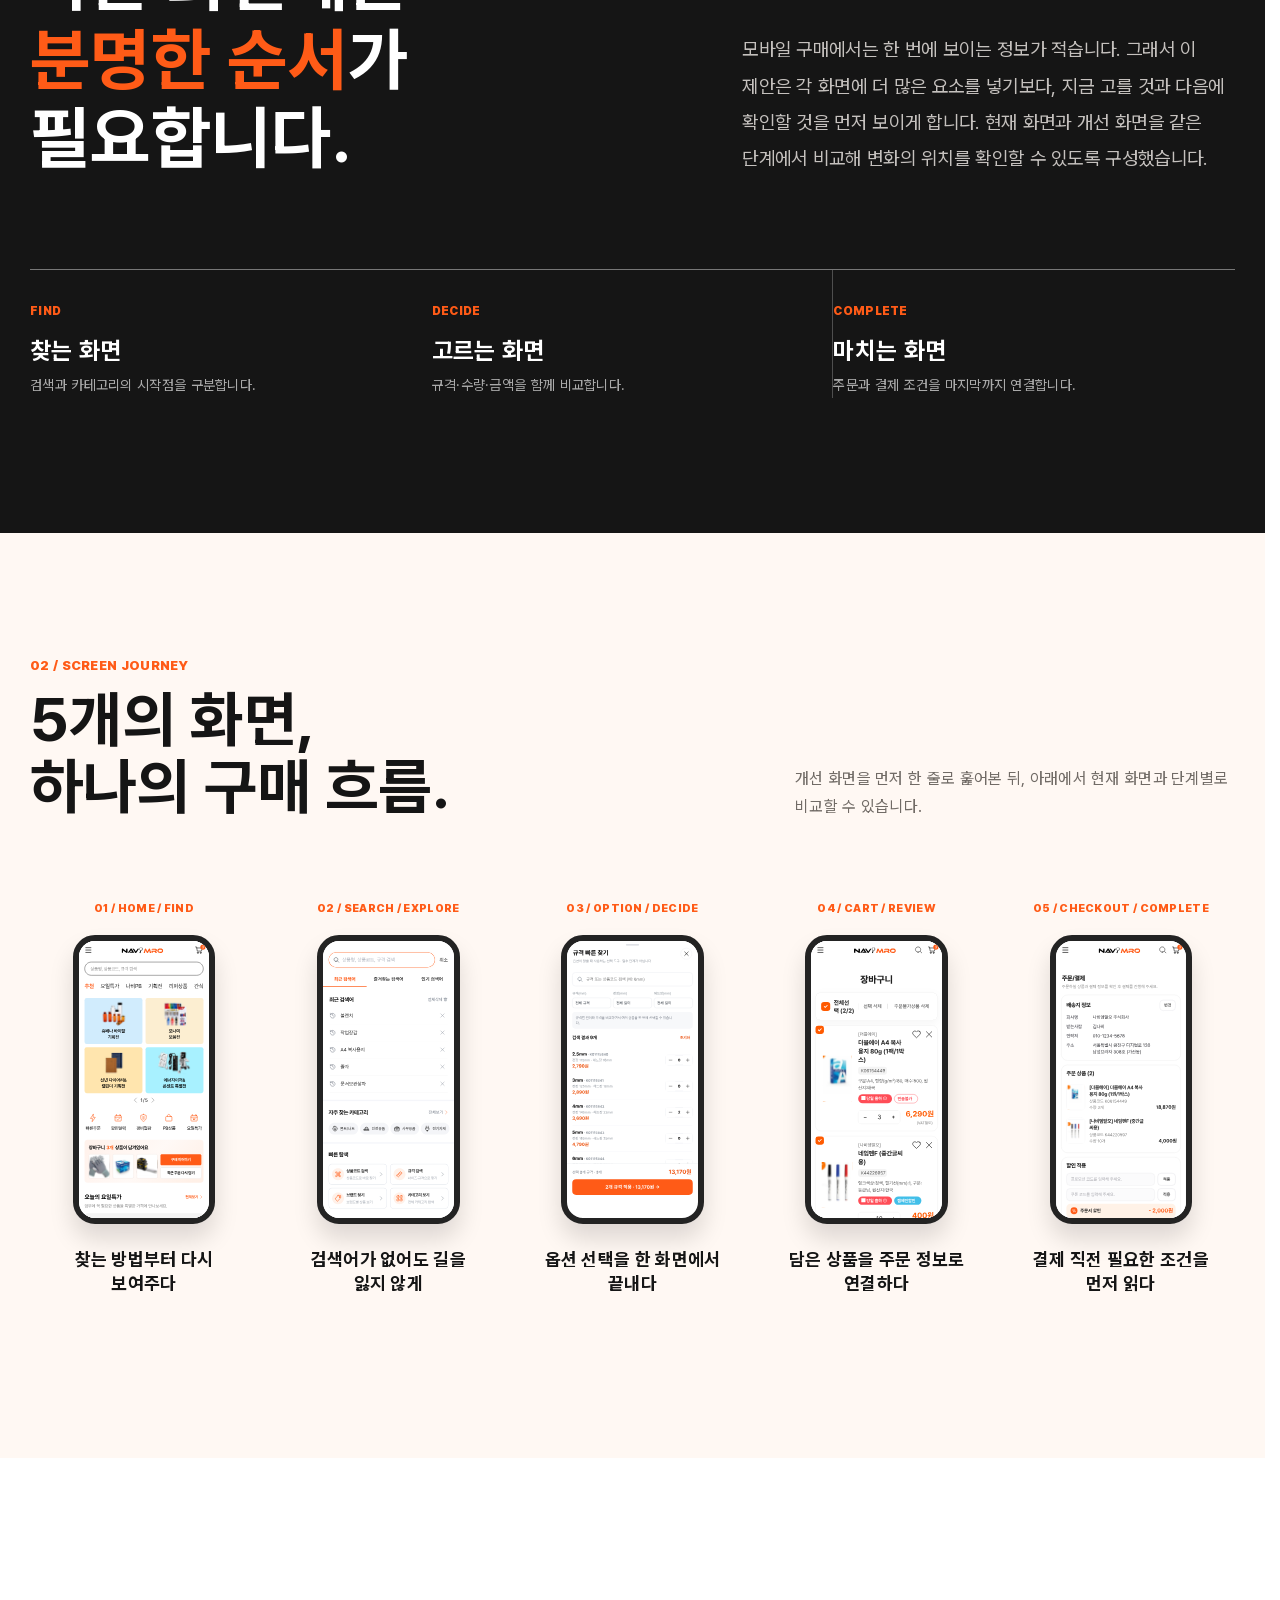
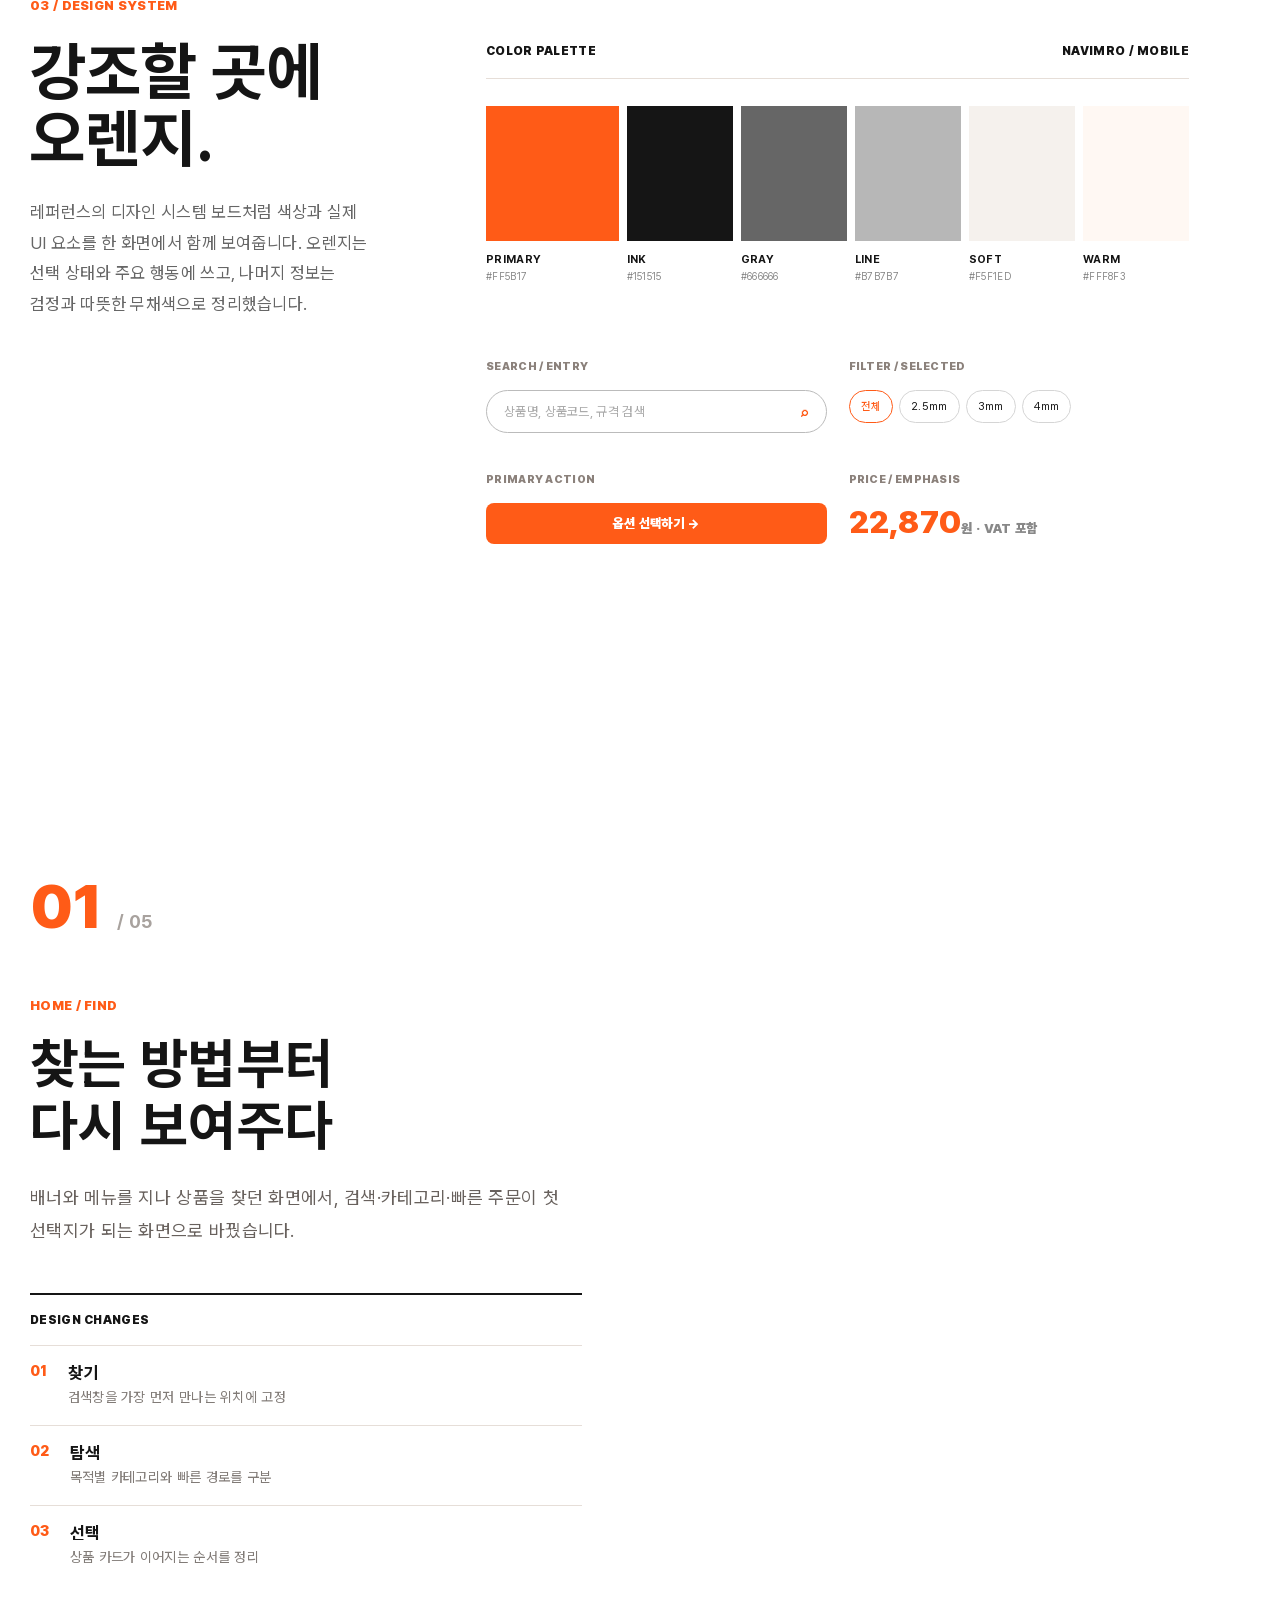
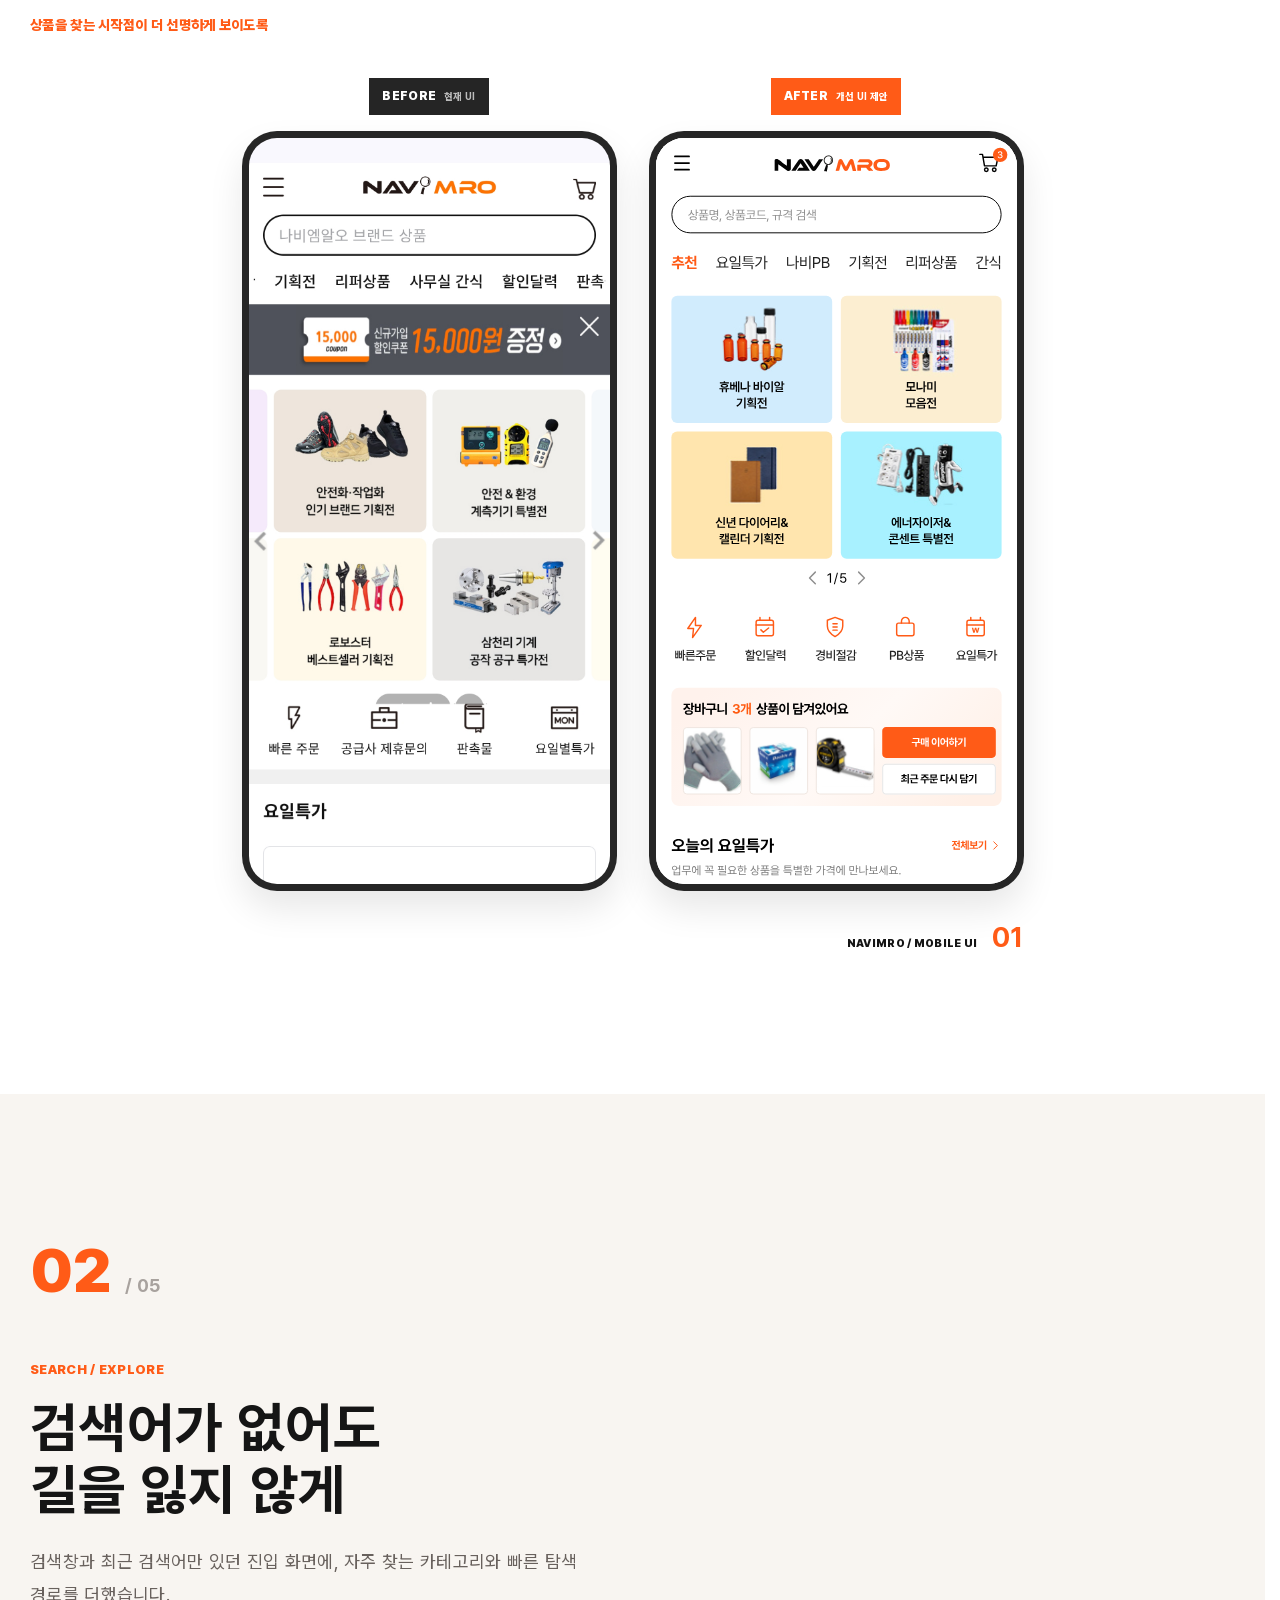
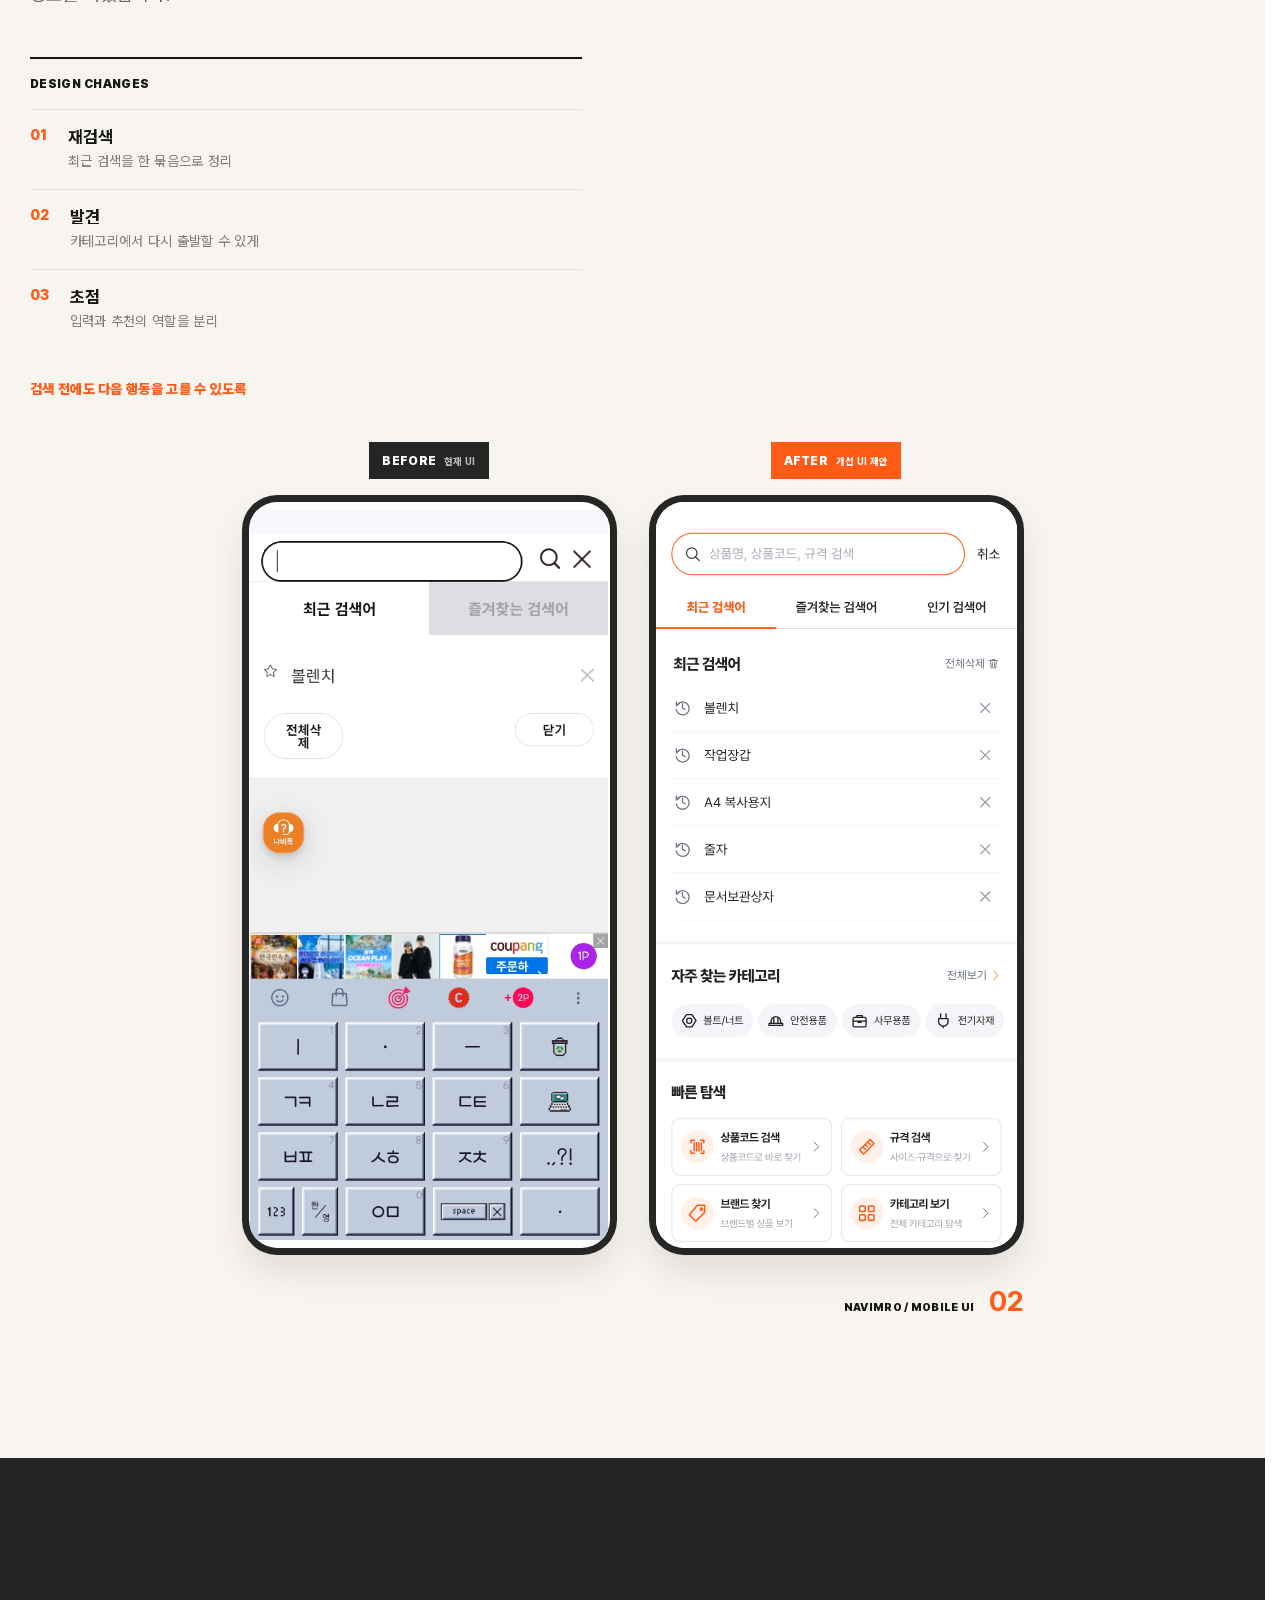
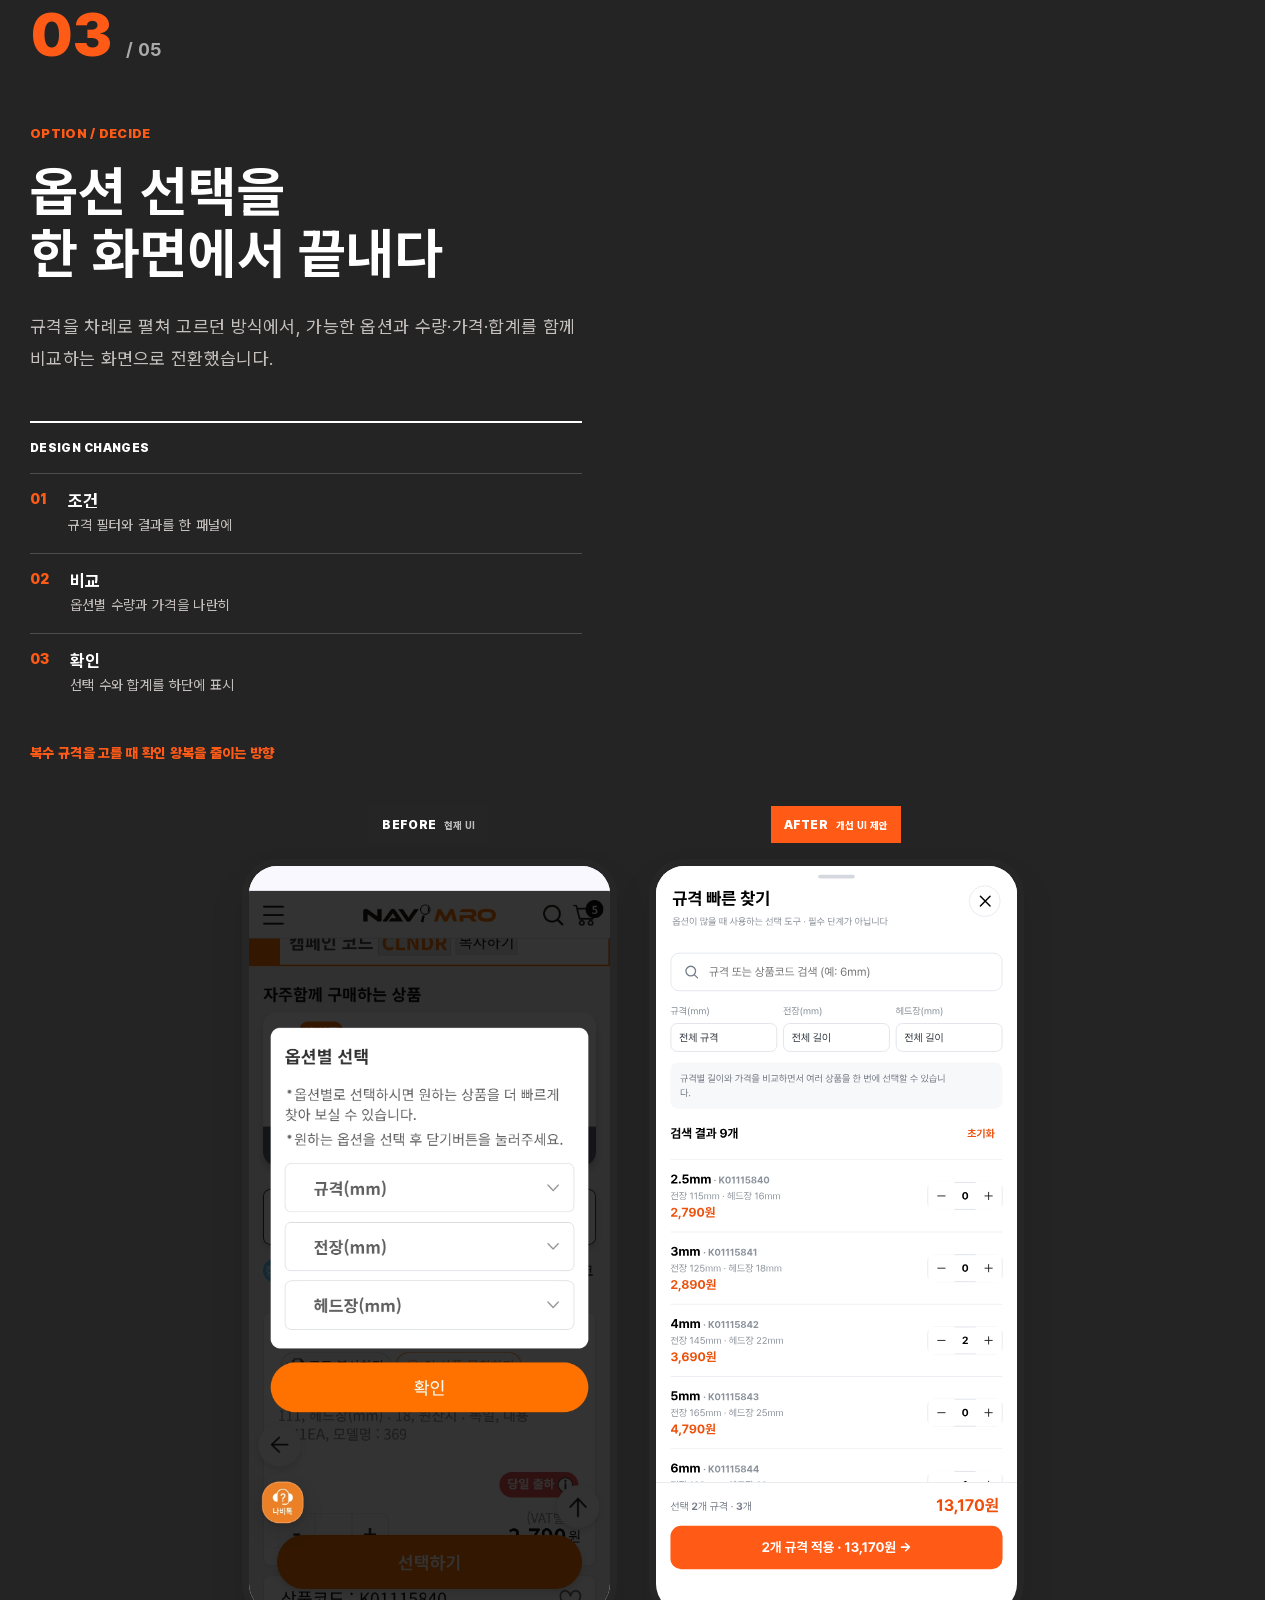
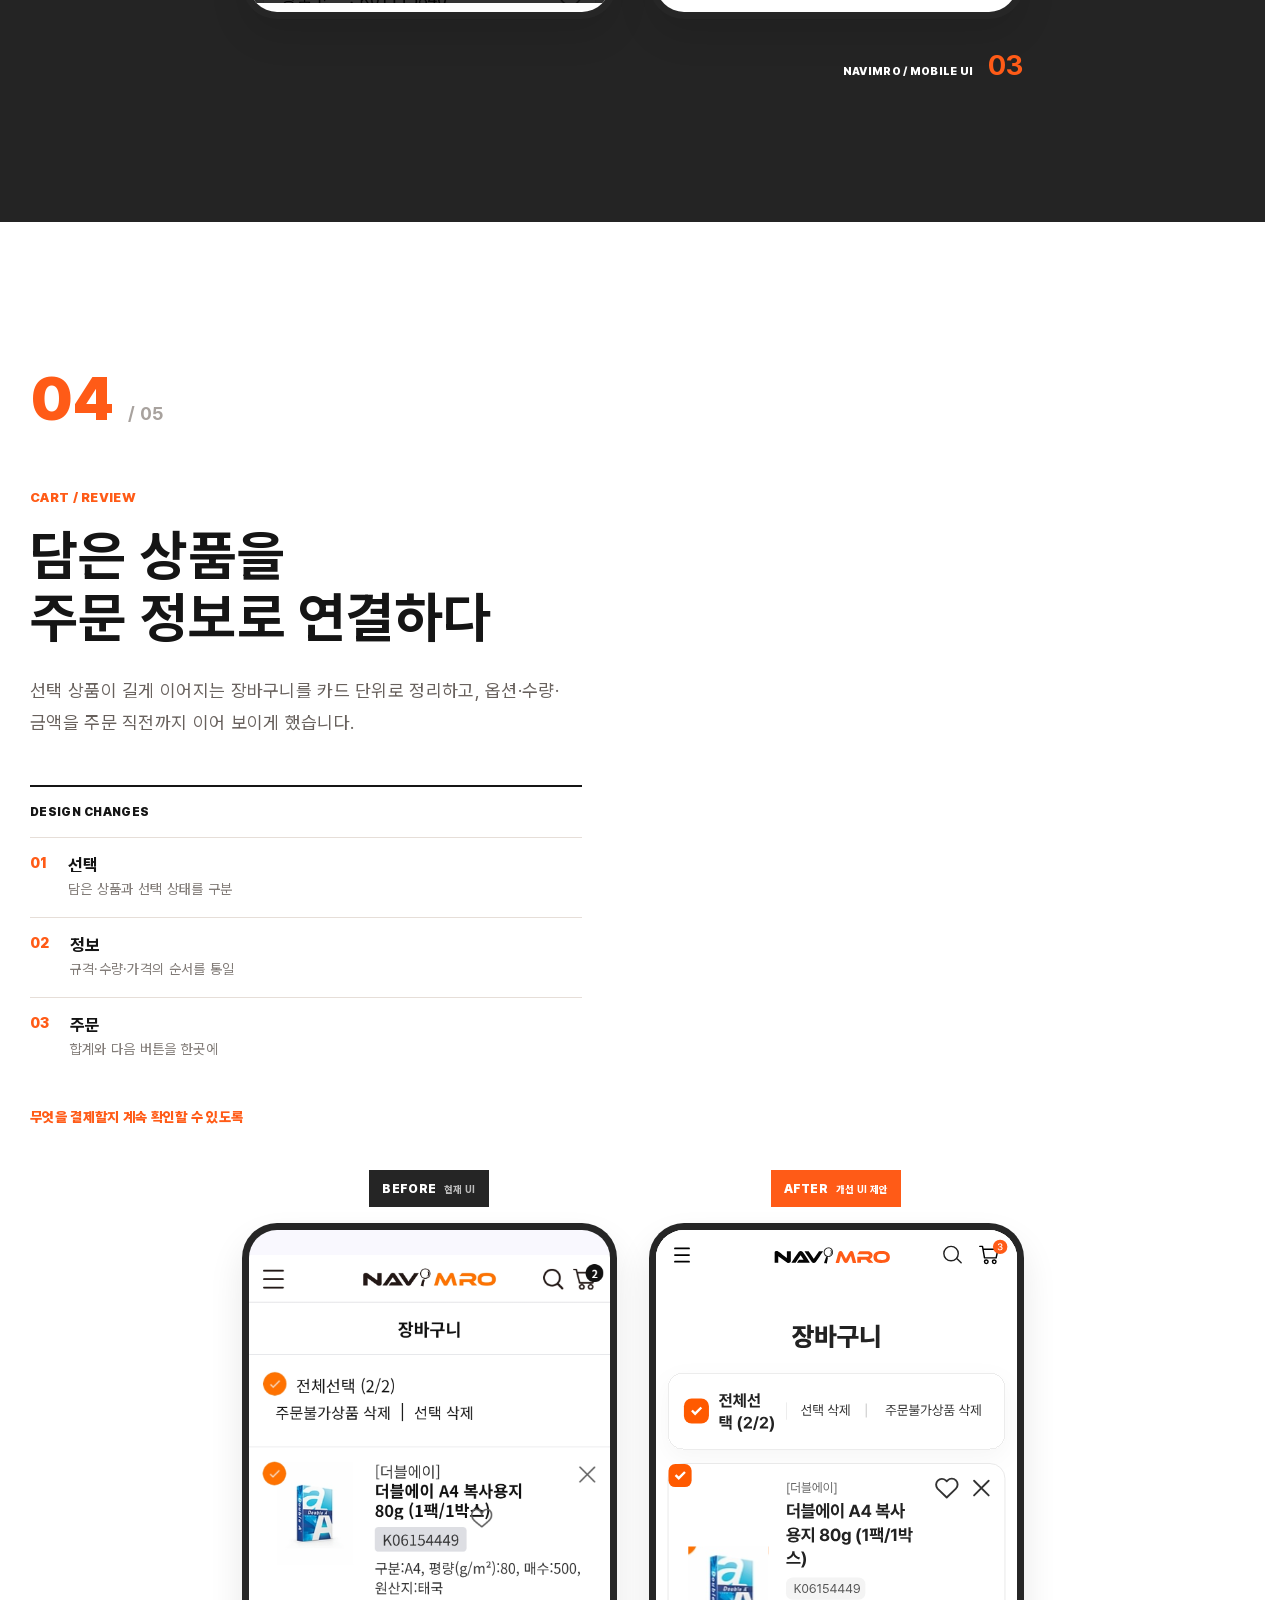
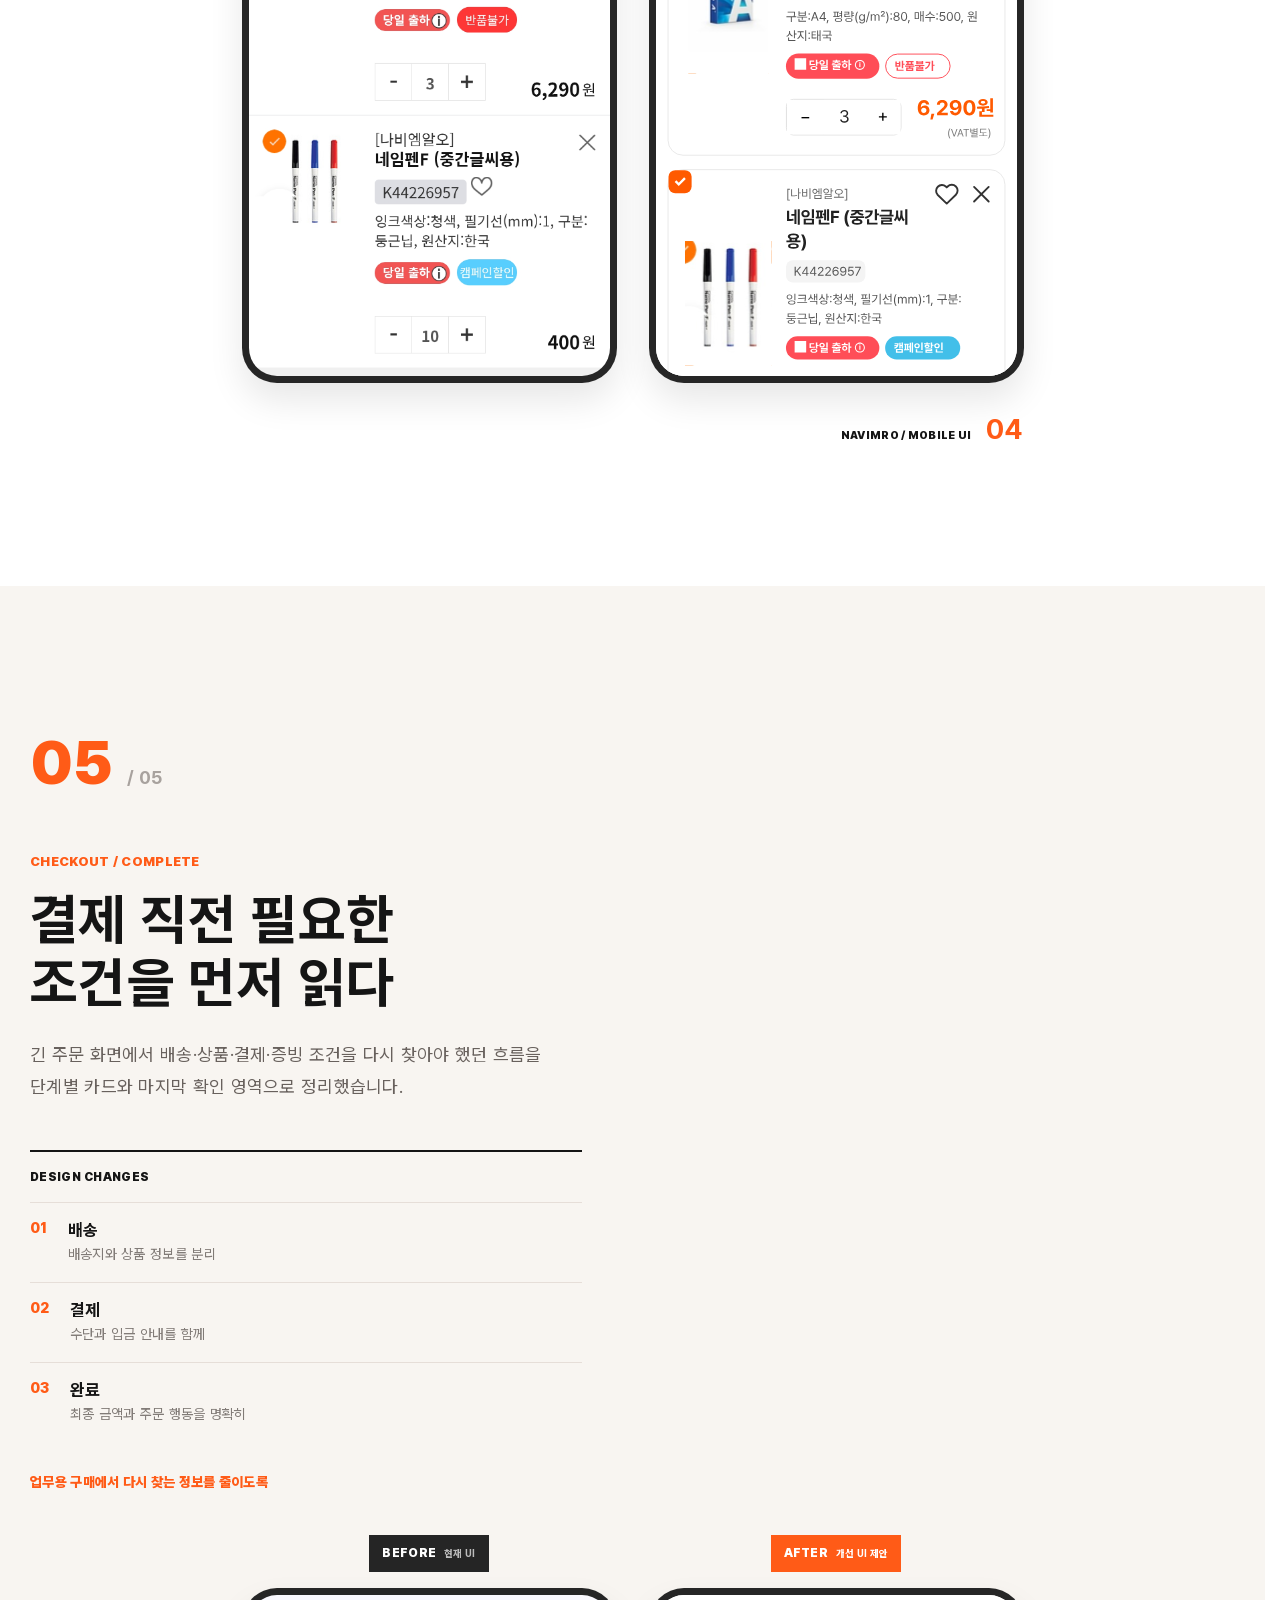
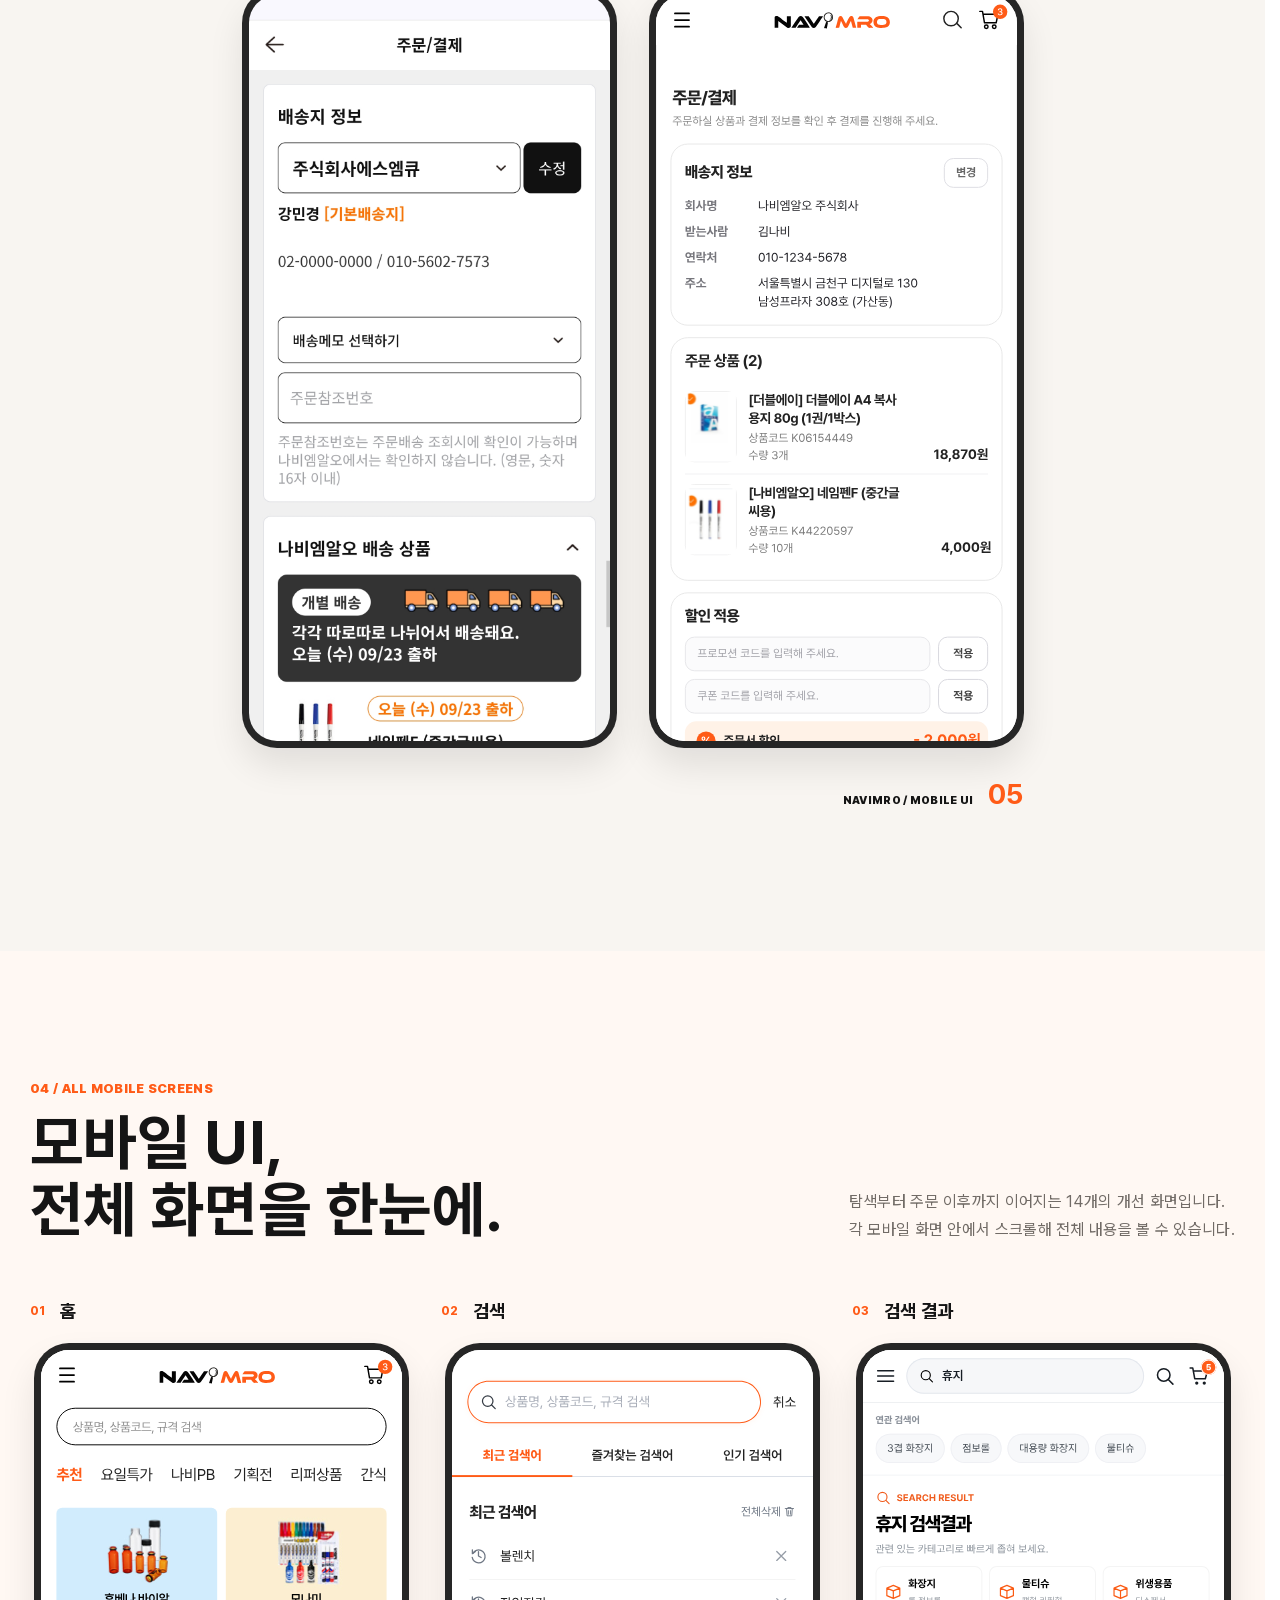
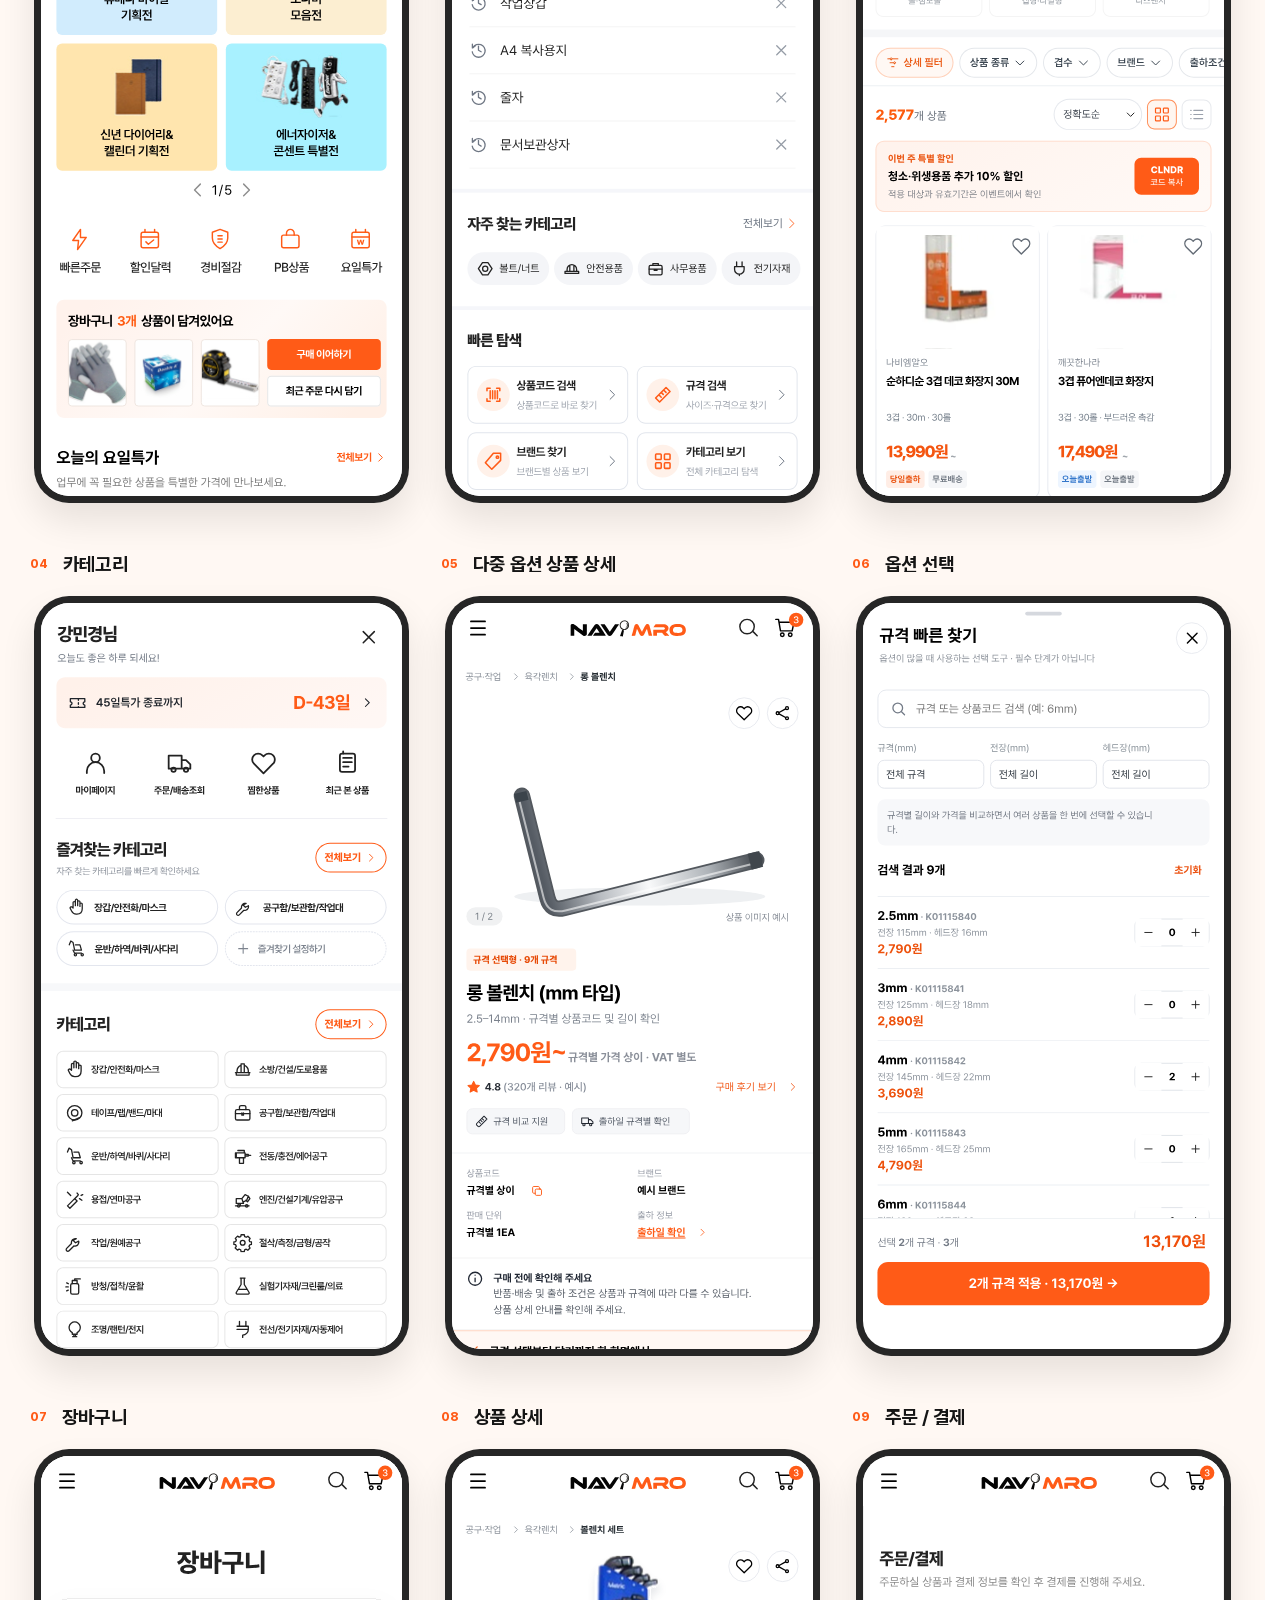
<file: pages/navimro-mobile.html>
<!doctype html><html lang="ko"><head><meta charset="utf-8"><meta name="viewport" content="width=device-width,initial-scale=1"><title>NAVIMRO Mobile UI Portfolio · v12</title><meta name="description" content="나비엠알오 모바일 UI 현재 화면과 개선 제안을 비교하는 디자인 포트폴리오"><style>@font-face{font-family:"Pretendard Embedded";src:url("../assets/navimro-mobile/font-001.woff2") format("woff2");font-weight:100 900;font-style:normal;font-display:swap;}

:root{--orange:#ff5b17;--dark:#151515;--ink:#242424;--muted:#666;--cream:#fff8f3;--pale:#f5f1ed;--line:#e6ded8}*{box-sizing:border-box}html{scroll-behavior:smooth}body{margin:0;color:var(--dark);background:#fff;font-family:"Pretendard Embedded",sans-serif;word-break:keep-all}a{color:inherit;text-decoration:none}img{display:block;max-width:100%}.container{width:min(100% - 100px,1700px);margin:auto}.kicker{font-size:13px;font-weight:900;letter-spacing:0.3px;text-transform:uppercase;color:var(--orange);margin:0}.nav{height:72px;background:#fff;border-bottom:1px solid #ece7e2;display:flex;align-items:center;justify-content:space-between;position:relative;z-index:10}.logo{font-size:27px;letter-spacing:0.3px;font-weight:950}.logo em{font-style:normal;color:var(--orange)}.nav-links{display:flex;align-items:center;gap:32px;font-size:13px;font-weight:800}.nav-links a:hover{color:var(--orange)}.nav-links .nav-button{background:var(--dark);color:#fff;padding:10px 17px;border-radius:100px}.nav-links .nav-button:hover{background:var(--orange);color:white}
/* Cover: split editorial composition with the supplied photograph. */
.cover{min-height:880px;background:#fff;position:relative;overflow:hidden}.cover-layout{min-height:880px;display:grid;grid-template-columns:44% 56%;align-items:stretch}.cover-copy{padding:112px 40px 90px 0;position:relative;z-index:2}.cover-copy .kicker{margin-bottom:42px}.cover h1{font-size:clamp(76px,6.6vw,126px);line-height:.99;letter-spacing:0.3px;margin:0 0 36px;font-weight:950}.cover h1 em{font-style:normal;color:var(--orange)}.cover-desc{font-size:20px;line-height:1.8;color:#5e5651;max-width:590px;margin:0}.cover-labels{display:flex;gap:8px;flex-wrap:wrap;margin-top:37px}.cover-labels span{border:1px solid #d8d0ca;border-radius:100px;padding:10px 15px;font-size:11px;font-weight:900;letter-spacing:0.3px}.cover-rule{position:absolute;bottom:85px;left:0;width:80%;border-top:1px solid var(--dark);padding-top:22px;font-size:12px;font-weight:900;letter-spacing:0.3px;display:flex;justify-content:space-between}.cover-art{background:var(--orange);position:relative;overflow:hidden;margin-right:calc((1700px - 100vw)/2)}.mockup-card{position:absolute;width:160%;left:-28%;top:-6%;transform:rotate(-8deg);filter:drop-shadow(0 34px 35px #70210052)}.mockup-card>img{width:100%;border-radius:35px}.mockup-screen{position:absolute;left:39.6%;top:10.3%;width:21.4%;height:77.2%;overflow:hidden;border-radius:8% / 4%;background:white}.mockup-screen img{width:100%;max-width:none}.mockup-screen:after{content:"";position:absolute;left:39%;top:0;width:22%;height:2%;background:#ededed;border-radius:0 0 10px 10px}.stage-title{position:absolute;left:7%;top:7%;font-size:14px;font-weight:900;color:white;letter-spacing:0.3px;z-index:2}.stage-type{position:absolute;right:-1%;bottom:-.18em;font-weight:950;font-size:clamp(150px,17vw,300px);letter-spacing:0.3px;color:#ffffff25;line-height:1;white-space:nowrap}.stage-index{position:absolute;bottom:38px;left:7%;z-index:2;color:#fff;font-weight:900;font-size:12px;letter-spacing:0.3px}
/* Intro and visual journey, composed like portfolio spreads. */
.statement{background:var(--dark);color:#fff;padding:135px 0}.statement-grid{display:grid;grid-template-columns:1.1fr .9fr;gap:110px;align-items:end}.statement h2{font-size:clamp(56px,5.4vw,98px);line-height:1.13;letter-spacing:0.3px;margin:29px 0 0}.statement h2 em{font-style:normal;color:var(--orange)}.statement p:last-child{font-size:19px;line-height:1.9;color:#c5c1be;margin:0}.intent-row{margin-top:92px;display:grid;grid-template-columns:repeat(3,1fr);border-top:1px solid #777}.intent-row div{padding:30px 35px 0 0;border-right:1px solid #4e4e4e}.intent-row div:last-child{border:0}.intent-row span{color:var(--orange);font-size:12px;font-weight:900;letter-spacing:0.3px}.intent-row strong{display:block;margin-top:17px;font-size:24px}.intent-row p{font-size:14px!important;color:#aaa!important;line-height:1.7!important;margin-top:9px!important}.journey{padding:125px 0 140px;background:var(--cream);overflow:hidden}.section-heading{display:flex;justify-content:space-between;align-items:end;gap:40px;margin-bottom:56px}.section-heading h2{font-size:clamp(53px,4.8vw,88px);line-height:1.1;letter-spacing:0.3px;margin:13px 0 0}.section-heading p:last-child{font-size:16px;line-height:1.75;color:#716b66;max-width:440px;margin:0}.journey-row{display:grid;grid-template-columns:repeat(5,minmax(0,1fr));gap:16px}.journey-item{background:#fff;border:1px solid #f0e7e0;padding:24px 18px 20px;position:relative;min-width:0;transition:transform .2s,box-shadow .2s}.journey-item:hover{transform:translateY(-8px);box-shadow:0 20px 35px #47230f19}.journey-item>span{display:block;font-size:11px;letter-spacing:0.3px;font-weight:900;color:var(--orange);white-space:nowrap;overflow:hidden;text-overflow:ellipsis}.journey-device{width:75%;height:360px;margin:20px auto 24px;background:#fff;overflow:hidden;border:6px solid #232323;border-radius:22px;box-shadow:0 15px 24px #0002}.journey-device img{width:100%;height:auto}.journey-item strong{display:block;font-size:18px;line-height:1.35;min-height:49px}.journey-item em{font-style:normal;position:absolute;right:18px;bottom:23px;color:var(--orange);font-size:20px}
/* Component and color board. */
.system{padding:140px 0;background:#f1ede9}.system-grid{display:grid;grid-template-columns:430px 1fr;gap:70px}.system h2{font-size:clamp(60px,5vw,94px);line-height:1.05;letter-spacing:0.3px;margin:25px 0}.system-desc{font-size:17px;line-height:1.8;color:#666;max-width:365px}.system-board{background:#fff;padding:46px;border-radius:6px;box-shadow:0 20px 50px #493a3014}.board-title{display:flex;justify-content:space-between;border-bottom:1px solid var(--line);padding-bottom:20px;margin-bottom:27px;font-size:12px;font-weight:900;letter-spacing:0.3px}.swatches{display:grid;grid-template-columns:1.25fr repeat(5,1fr);gap:8px}.swatch div{height:135px;background:var(--c)}.swatch:first-child div{height:175px;margin-top:-40px}.swatch strong{display:block;font-size:11px;margin-top:12px}.swatch small{display:block;color:#888;font-size:10px;margin-top:4px}.components{display:grid;grid-template-columns:1fr 1fr;gap:22px;margin-top:60px}.component-card{border-top:1px solid #ccc;padding-top:18px}.component-card small{display:block;color:#8b817b;font-size:11px;font-weight:900;letter-spacing:0.3px;margin-bottom:17px}.demo-search{border:1px solid #bbb;border-radius:100px;padding:13px 17px;color:#aaa;font-size:13px}.demo-search b{color:var(--orange);float:right}.demo-chips{display:flex;gap:6px;flex-wrap:wrap}.demo-chips span{padding:9px 11px;border:1px solid #d5d5d5;border-radius:30px;font-size:11px}.demo-chips span:first-child{color:var(--orange);border-color:var(--orange)}.demo-button{background:var(--orange);color:#fff;text-align:center;border-radius:8px;padding:13px;font-size:13px;font-weight:900}.demo-price{font-weight:950;font-size:32px;letter-spacing:0.3px;color:var(--orange)}.demo-price small{display:inline;font-size:13px;color:#888;letter-spacing:0.3px}
/* Asymmetric before/after modules. */
.feature{padding:140px 0;overflow:hidden}.feature-home,.feature-cart{background:#fff}.feature-search,.feature-checkout{background:#f8f5f1}.feature-option{background:#242424;color:white}.feature-grid{display:grid;grid-template-columns:38% 62%;gap:20px;align-items:center}.feature-copy{padding-right:55px;position:relative;z-index:2}.section-no{font-size:61px;font-weight:950;letter-spacing:0.3px;color:var(--orange)}.section-no b{font-size:18px;letter-spacing:0.3px;color:#a8a29e}.feature-copy .kicker{margin-top:55px}.feature h2{font-size:clamp(52px,4.3vw,80px);line-height:1.13;letter-spacing:0.3px;margin:20px 0 25px}.feature-lead{font-size:18px;line-height:1.8;color:#68615d;margin:0 0 46px}.change-title{border-top:2px solid currentColor;padding:18px 0;display:flex;justify-content:space-between;font-size:12px;font-weight:900;letter-spacing:0.3px}.change-title span{font-size:22px;line-height:.6}.feature ol{list-style:none;margin:0;padding:0}.feature li{display:flex;gap:20px;padding:17px 0;border-top:1px solid var(--line)}.feature li i{font-size:14px;font-weight:900;color:var(--orange);font-style:normal}.feature li strong{display:block;font-size:17px}.feature li span{display:block;font-size:14px;color:#817b77;line-height:1.5;margin-top:4px}.feature-caption{color:var(--orange);font-size:14px;font-weight:850;margin:32px 0 0}.feature-visual{height:840px;position:relative}.visual-ground{position:absolute;inset:65px 0 32px 80px;background:#fff0e7;border-radius:50% 0 0 50%}.feature-search .visual-ground,.feature-checkout .visual-ground{background:#ebe5df}.feature-option .visual-ground{background:#3a3735}.screen-tag{display:inline-flex;gap:8px;align-items:center;background:#252525;color:#fff;font-size:12px;font-weight:900;letter-spacing:0.3px;padding:10px 13px;margin-bottom:10px}.screen-tag small{font-size:10px;font-weight:700;letter-spacing:0.3px;color:#bbb}.tag-after{background:var(--orange)}.tag-after small{color:#fff}.device{padding:7px;background:#262626;border-radius:35px;box-shadow:0 32px 55px #0004}.device.proposed{background:#ff5b17}.device-screen{aspect-ratio:375 / 770;overflow-y:auto;overscroll-behavior:contain;scrollbar-width:thin;scrollbar-color:#ff5b17 #eee;border-radius:28px;background:#fff}.device-screen img{width:100%;height:auto;max-width:none}.visual-index{position:absolute;right:8%;bottom:8px;font-size:11px;font-weight:900;letter-spacing:0.3px}.visual-index b{font-size:28px;color:var(--orange);margin-left:12px}.feature-option .feature-lead,.feature-option li span{color:#c5c0bd}.feature-option li{border-color:#514d4a}.feature-option .section-no b{color:#aaa}.feature-option .visual-index{color:white}
.end{background:var(--orange);color:white;padding:150px 0}.end-grid{display:grid;grid-template-columns:1fr 1fr;gap:100px;align-items:end}.end h2{font-size:clamp(62px,5.7vw,108px);line-height:1.08;letter-spacing:0.3px;margin:0}.end p{font-size:19px;line-height:1.8;margin:0}.footer{background:#161616;color:#aaa;padding:30px 0;font-size:12px;line-height:1.7}.footer .container{display:flex;justify-content:space-between;gap:30px}.footer a{color:white}
@media(max-width:1350px){.container{width:min(100% - 60px,1700px)}.cover-layout{grid-template-columns:47% 53%}.cover h1{font-size:75px}.cover-art{margin-right:-30px}.feature-visual{height:700px}.system-grid{grid-template-columns:340px 1fr}.journey-device{height:290px}}
@media(max-width:980px){.cover-layout{grid-template-columns:1fr}.cover{min-height:0}.cover-copy{padding:70px 0 65px}.cover-rule{position:static;margin-top:65px}.cover-art{height:600px;margin:0 -30px}.mockup-card{width:110%;left:-10%;top:5%}.statement-grid,.system-grid,.end-grid{grid-template-columns:1fr;gap:45px}.journey-row{grid-template-columns:repeat(5,240px);overflow-x:auto;padding-bottom:20px}.feature-grid{grid-template-columns:1fr}.feature-copy{max-width:690px}.feature-visual{margin-top:50px}.visual-ground{inset:35px 5% 20px 5%;border-radius:30px}}
@media(max-width:620px){.container{width:min(100% - 32px,1700px)}.nav{height:60px}.logo{font-size:23px}.nav-links a:not(.nav-button){display:none}.nav-links .nav-button{font-size:11px}.cover-copy{padding:60px 0 40px}.cover-copy .kicker{margin-bottom:28px}.cover h1{font-size:clamp(54px,13vw,80px)}.cover-desc{font-size:16px}.cover-labels span{font-size:9px;padding:8px 10px}.cover-rule{font-size:10px;margin-top:45px;width:100%}.cover-art{height:410px;margin:0 -16px}.mockup-card{width:138%;left:-29%;top:12%}.stage-title,.stage-index{font-size:9px}.stage-type{font-size:45vw}.statement,.journey,.system,.feature,.end{padding:75px 0}.statement h2,.section-heading h2,.system h2,.feature h2,.end h2{font-size:45px}.statement p:last-child,.feature-lead,.end p{font-size:16px}.intent-row{grid-template-columns:1fr;gap:0;margin-top:45px}.intent-row div{border-right:0;border-bottom:1px solid #4e4e4e;padding:19px 0}.section-heading{display:block;margin-bottom:34px}.section-heading p:last-child{margin-top:18px;font-size:14px}.journey-row{grid-template-columns:repeat(5,190px);gap:9px}.journey-item{padding:17px 13px}.journey-device{height:230px}.journey-item strong{font-size:15px}.system-board{padding:25px 18px}.swatches{grid-template-columns:repeat(6,minmax(55px,1fr));overflow-x:auto}.swatch div{height:82px}.swatch:first-child div{height:102px;margin-top:-20px}.swatch strong,.swatch small{font-size:8px}.components{gap:12px;margin-top:36px}.component-card small{font-size:9px}.demo-search,.demo-button{font-size:10px}.demo-chips span{font-size:9px;padding:6px}.feature-copy{padding-right:0}.section-no{font-size:45px}.feature-copy .kicker{margin-top:30px}.feature-lead{margin-bottom:33px}.feature li strong{font-size:15px}.feature li span{font-size:12px}.feature-visual{height:480px;margin-top:35px}.device{padding:4px;border-radius:19px}.device-screen{border-radius:15px}.screen-tag{font-size:9px;padding:7px 9px}.screen-tag small{font-size:8px}.visual-index{font-size:8px}.end-grid{gap:30px}.footer .container{display:block}}

/* v04: comparable screen sizes, shared top alignment, no tilt below the cover. */
.feature-grid{grid-template-columns:minmax(0,1fr) minmax(0,1.65fr);gap:64px;align-items:start}
.feature-copy{padding-right:0;min-width:0}
.feature-visual{height:auto;min-width:0;position:relative;display:grid;grid-template-columns:repeat(2,minmax(0,390px));gap:24px 32px;justify-content:center;align-items:start;margin:0}
.before-set,.after-set{position:static;width:100%;min-width:0;transform:none;margin:0}
.screen-tag{height:37px;margin:0 0 16px;white-space:nowrap}
.device{width:100%;padding:7px;box-shadow:0 18px 35px #00000018}
.device.proposed{background:#262626}
.device-screen{width:100%;aspect-ratio:375 / 770;overflow-y:auto;overscroll-behavior:contain}
.visual-index{position:static;grid-column:1 / -1;text-align:right;padding-top:5px}
.journey-item:hover{transform:none}
@media(max-width:1350px){
 .feature-grid{grid-template-columns:minmax(0,.8fr) minmax(0,1.4fr);gap:40px}
 .feature-visual{gap:22px}
}
@media(max-width:980px){
 .feature-grid{grid-template-columns:minmax(0,1fr);gap:45px}
 .feature-copy{max-width:690px}
 .feature-visual{width:100%;margin:0;gap:24px}
}
@media(max-width:620px){
 .feature-grid{gap:30px}
 .feature-visual{height:auto;gap:18px 12px;margin:0}
 .screen-tag{height:30px;padding:7px 8px;font-size:9px;gap:5px;margin-bottom:12px}
 .screen-tag small{font-size:8px}
 .device{padding:4px}
}

html,body,button,input,select,textarea{font-family:"Pretendard Embedded",sans-serif}
body *{letter-spacing:0.3px}
.hero-v05{position:relative;background:#ff6a22;width:100%;overflow:hidden}
.hero-v05>img{display:block;width:100%;height:auto;max-width:none}
.hero-v05-label{position:absolute;left:6.5%;top:7%;font-size:clamp(25px,3.7vw,70px);font-weight:850;color:white;line-height:1.2}
.hero-v05-label span{display:block;font-size:clamp(10px,1vw,19px);font-weight:550;margin-top:15px}
.intro-v05{padding:115px 0 120px;background:#fff8f3;text-align:center}
.intro-v05 h1{font-size:clamp(36px,4.3vw,80px);font-weight:800;line-height:1.25;margin:25px 0 30px;color:#242424}
.intro-v05-copy{font-size:21px;color:#6f5b4e;line-height:1.9;margin:0}
.intro-v05-meta{display:flex;justify-content:center;flex-wrap:wrap;gap:12px;margin-top:40px}
.intro-v05-meta span{font-size:12px;color:#a44013;border:1px solid #f0c4ab;padding:11px 18px;border-radius:50px}
@media(max-width:620px){.intro-v05{padding:65px 0}.intro-v05 h1{font-size:36px}.intro-v05-copy{font-size:16px}.intro-v05-copy br{display:none}.intro-v05-meta span{font-size:10px;padding:9px 12px}.hero-v05-label span{margin-top:7px}}

/* v07: requested adjustments to the v05 composition. */
.hero-v05{height:min(56.25vw,1080px)}
.hero-v05>img{position:absolute;left:50%;top:0;transform:translateX(-50%);width:auto;height:100%;max-width:none;mask-image:linear-gradient(90deg,transparent,#000 7%,#000 93%,transparent)}
.hero-v05>img.hero-gradient-edge{left:0;transform:none;width:100%;height:100%;mask-image:none}
.hero-v05-label{left:6.5%;top:10%;font-size:clamp(40px,6.5vw,125px);line-height:1.06;font-weight:800;letter-spacing:0.3px}
.journey-item{cursor:default;transition:none}
.journey-item:hover{transform:none;box-shadow:none}
.journey-device{height:432px}
.feature-grid{grid-template-columns:minmax(0,1fr) 782px;gap:64px}
.feature-visual{grid-template-columns:repeat(2,375px);gap:24px 32px}
.before-set,.after-set{display:flex;flex-direction:column;align-items:center}
.screen-tag{align-self:center}
.device{box-sizing:border-box;width:375px;height:812px;aspect-ratio:375 / 812;flex:none}
.device-screen{box-sizing:border-box;width:100%;height:100%;aspect-ratio:auto;overflow-x:hidden;overflow-y:auto;overscroll-behavior:none;scrollbar-width:none;-ms-overflow-style:none;touch-action:pan-y}
.device-screen::-webkit-scrollbar{display:none;width:0;height:0}
.device-screen:focus-visible{outline:2px solid #ff5b17;outline-offset:-3px}
.floating-top{position:fixed;right:28px;bottom:28px;z-index:1000;display:flex;flex-direction:column;align-items:center;justify-content:center;gap:2px;width:60px;height:60px;border-radius:50%;background:#252525;color:#fff;text-decoration:none;box-shadow:0 5px 20px #0003;font-size:11px;font-weight:700;border:1px solid #ffffff50}
.floating-top span{font-size:23px;line-height:1}
.floating-top:hover{background:#ff5b17}
.floating-top:focus-visible{outline:3px solid #ff5b17;outline-offset:4px}
@media(max-width:1350px){.feature-grid{grid-template-columns:1fr;gap:45px}.feature-copy{max-width:690px}.journey-device{height:348px}}
@media(max-width:850px){.feature-visual{grid-template-columns:repeat(2,minmax(0,375px));gap:24px 16px}.device{width:100%;height:auto;aspect-ratio:375 / 812;display:flex;flex-direction:column}.device-screen{flex:1;min-height:0;height:auto}}
@media(max-width:620px){.journey-device{height:276px}.hero-v05-label{font-size:clamp(28px,6.5vw,40px)}.feature-visual{gap:18px 12px}.floating-top{width:48px;height:48px;right:16px;bottom:16px}}


/* v08: scoped visual revisions and full screen collection. */
.hero-v05{background:radial-gradient(ellipse at 30% 2%,#ff671b 0%,#ff833c 35%,#ffcf9e 67%,#fffceb 100%)}
.hero-v05>img.hero-gradient-edge{display:none}
.hero-v05>img:not(.hero-gradient-edge){left:70%}
.hero-v05-label{font-size:calc(clamp(40px,6.5vw,125px) - 4px)}
.hero-description{font-size:21px;font-weight:500;line-height:1.85;letter-spacing:0.3px;margin:36px 0 0;color:#fff;max-width:510px;text-shadow:0 1px 5px #a43c1220}
.journey-item{background:transparent;border-color:transparent;box-shadow:none}
.system{background:#fff}
.swatch:first-child div{height:135px;margin-top:0}
html{scrollbar-gutter:stable}
html.phone-scroll-active{overflow:hidden!important;overscroll-behavior:none}
html.phone-scroll-active body{overscroll-behavior:none}
.all-ui{padding:130px 0;background:#fff8f3}
.all-ui-grid{display:grid;grid-template-columns:repeat(4,minmax(0,1fr));gap:65px 40px;align-items:start}
.all-ui-card{margin:0;min-width:0}
.all-ui-card figcaption{display:flex;align-items:center;gap:14px;font-size:19px;font-weight:700;margin:0 0 20px}
.all-ui-card figcaption span{font-size:12px;color:#ff5b17;font-weight:800}
.all-ui-card .device{width:100%;max-width:375px;height:auto;aspect-ratio:375 / 812;display:flex;flex-direction:column;margin:auto}
.all-ui-card .device-screen{flex:1;min-height:0;height:auto}
@media(max-width:1350px){.all-ui-grid{grid-template-columns:repeat(3,minmax(0,1fr));gap:50px 28px}}
@media(max-width:980px){.hero-description{font-size:16px;margin-top:20px;max-width:340px}.all-ui-grid{grid-template-columns:repeat(2,minmax(0,1fr))}}
@media(max-width:620px){.hero-v05-label{font-size:calc(clamp(28px,6.5vw,40px) - 4px)}.hero-description{font-size:10px;line-height:1.65;margin-top:10px;max-width:195px}.swatch:first-child div{height:82px;margin-top:0}.all-ui{padding:75px 0}.all-ui-grid{gap:35px 12px}.all-ui-card figcaption{font-size:13px;gap:8px;margin-bottom:12px}.all-ui-card figcaption span{font-size:10px}}

/* v09: original capture restoration and uniform phone proportions. */
.hero-v05{background:linear-gradient(180deg,#fa7228 0%,#fd7127 5%,#fd732d 10%,#fd7b35 15%,#fd8441 20%,#fc8e55 25%,#fd9864 30%,#fca476 35%,#fcb289 40%,#fcbb97 45%,#fdc7a7 50%,#fcd3b7 55%,#fcdec3 60%,#fde7ce 65%,#fdeed8 70%,#fdf1df 75%,#fdf6e6 80%,#fcf8e9 85%,#fdfaed 90%,#fdfaed 95%,#fdfbee 100%)}
.hero-v05>img:not(.hero-gradient-edge){left:calc(70% - 10px)}
.journey-item{text-align:center}
.system-board{box-shadow:none}
.component-card{border-top:0}
.device{width:375px;height:760px;aspect-ratio:375 / 760;box-sizing:border-box;display:flex;flex-direction:column}
.device-screen{height:auto;min-height:0;flex:1;overscroll-behavior:none;touch-action:none;overflow-anchor:none;scroll-behavior:auto}
.device-screen img{display:block;flex:none;user-select:none;-webkit-user-drag:none}
.journey-device{height:auto;aspect-ratio:375 / 760}
.all-ui-card .device{width:100%;max-width:375px;height:auto;aspect-ratio:375 / 760}
#screen-02 .current .device-screen{background:#fff}
#screen-02 .current .device-screen img{width:100%;height:100%;object-fit:contain;object-position:center;box-sizing:border-box;padding:8px 0}
html.phone-scroll-active,html.phone-scroll-active body{overflow:hidden!important;overscroll-behavior:none!important}
@media(max-width:850px){.device{width:100%;height:auto;aspect-ratio:375 / 760}}

/* v11: remove the divider left of DECIDE; one scroll target per gesture. */
#overview .intent-row>div:first-child{border-right:0}
#overview .intent-row>div:nth-child(2){border-left:0}
html,body{scroll-behavior:auto!important;overflow-anchor:none}
.device-screen{overflow:hidden!important;overscroll-behavior:none!important;touch-action:none;scroll-behavior:auto!important}

/* v12: narrower copy columns; phone positions and scrolling unchanged. */
.feature-copy{width:80%;justify-self:start}
@media(max-width:1350px){.feature-copy{max-width:552px}}
</style><!-- Embedded font license:
Copyright (c) 2021, Kil Hyung-jin (https://github.com/orioncactus/pretendard),
with Reserved Font Name Pretendard JP.

This Font Software is licensed under the SIL Open Font License, Version 1.1.
This license is copied below, and is also available with a FAQ at:
https://scripts.sil.org/OFL


—————————————————————————————-
SIL OPEN FONT LICENSE Version 1.1 - 26 February 2007
—————————————————————————————-

PREAMBLE
The goals of the Open Font License (OFL) are to stimulate worldwide
development of collaborative font projects, to support the font creation
efforts of academic and linguistic communities, and to provide a free and
open framework in which fonts may be shared and improved in partnership
with others.

The OFL allows the licensed fonts to be used, studied, modified and
redistributed freely as long as they are not sold by themselves. The
fonts, including any derivative works, can be bundled, embedded, 
redistributed and/or sold with any software provided that any reserved
names are not used by derivative works. The fonts and derivatives,
however, cannot be released under any other type of license. The
requirement for fonts to remain under this license does not apply
to any document created using the fonts or their derivatives.

DEFINITIONS
"Font Software" refers to the set of files released by the Copyright
Holder(s) under this license and clearly marked as such. This may
include source files, build scripts and documentation.

"Reserved Font Name" refers to any names specified as such after the
copyright statement(s).

"Original Version" refers to the collection of Font Software components as
distributed by the Copyright Holder(s).

"Modified Version" refers to any derivative made by adding to, deleting,
or substituting — in part or in whole — any of the components of the
Original Version, by changing formats or by porting the Font Software to a
new environment.

"Author" refers to any designer, engineer, programmer, technical
writer or other person who contributed to the Font Software.

PERMISSION & CONDITIONS
Permission is hereby granted, free of charge, to any person obtaining
a copy of the Font Software, to use, study, copy, merge, embed, modify,
redistribute, and sell modified and unmodified copies of the Font
Software, subject to the following conditions:

1) Neither the Font Software nor any of its individual components,
in Original or Modified Versions, may be sold by itself.

2) Original or Modified Versions of the Font Software may be bundled,
redistributed and/or sold with any software, provided that each copy
contains the above copyright notice and this license. These can be
included either as stand-alone text files, human-readable headers or
in the appropriate machine-readable metadata fields within text or
binary files as long as those fields can be easily viewed by the user.

3) No Modified Version of the Font Software may use the Reserved Font
Name(s) unless explicit written permission is granted by the corresponding
Copyright Holder. This restriction only applies to the primary font name as
presented to the users.

4) The name(s) of the Copyright Holder(s) or the Author(s) of the Font
Software shall not be used to promote, endorse or advertise any
Modified Version, except to acknowledge the contribution(s) of the
Copyright Holder(s) and the Author(s) or with their explicit written
permission.

5) The Font Software, modified or unmodified, in part or in whole,
must be distributed entirely under this license, and must not be
distributed under any other license. The requirement for fonts to
remain under this license does not apply to any document created
using the Font Software.

TERMINATION
This license becomes null and void if any of the above conditions are
not met.

DISCLAIMER
THE FONT SOFTWARE IS PROVIDED "AS IS", WITHOUT WARRANTY OF ANY KIND,
EXPRESS OR IMPLIED, INCLUDING BUT NOT LIMITED TO ANY WARRANTIES OF
MERCHANTABILITY, FITNESS FOR A PARTICULAR PURPOSE AND NONINFRINGEMENT
OF COPYRIGHT, PATENT, TRADEMARK, OR OTHER RIGHT. IN NO EVENT SHALL THE
COPYRIGHT HOLDER BE LIABLE FOR ANY CLAIM, DAMAGES OR OTHER LIABILITY,
INCLUDING ANY GENERAL, SPECIAL, INDIRECT, INCIDENTAL, OR CONSEQUENTIAL
DAMAGES, WHETHER IN AN ACTION OF CONTRACT, TORT OR OTHERWISE, ARISING
FROM, OUT OF THE USE OR INABILITY TO USE THE FONT SOFTWARE OR FROM
OTHER DEALINGS IN THE FONT SOFTWARE.

--><style data-portfolio-hide-own-top>.floating-top{display:none!important}</style></head><body><header class="container nav"><a class="logo" href="#top">NAV<em>IMRO</em></a><nav class="nav-links"><a href="#overview">프로젝트</a><a href="#journey">화면 구성</a><a href="#system">디자인 시스템</a><a class="nav-button" href="#screen-01">비교 보기 ↗</a></nav></header><main id="top">
<section class="hero-v05" aria-label="오렌지 모바일 목업"><img class="hero-gradient-edge" aria-hidden="true" src="../assets/navimro-mobile/image-001.png" width="1484" height="1060" alt=""><img src="../assets/navimro-mobile/image-001.png" width="1484" height="1060" alt="오렌지 배경의 두 휴대폰 목업에 배치된 나비엠알오 홈 UI"><div class="hero-v05-label">Mobile<br>Re:design.<p class="hero-description">상품을 찾는 순간부터 주문을 마칠 때까지.<br>더 쉽고 명확한 구매 경험을 위한<br>나비엠알오 모바일 UI 리디자인.</p></div></section>
<section class="intro-v05"><div class="container"><p class="kicker">MOBILE COMMERCE / UI REDESIGN</p><h1>모바일에서 더 쉽게 구매하다!</h1><p class="intro-v05-copy">상품을 찾고, 규격을 고르고, 주문을 마치는 순간까지.<br>나비엠알오의 현재 모바일 화면과 개선 UI를 비교하며<br>구매 흐름을 더 쉽게 이해할 수 있도록 디자인했습니다.</p><div class="intro-v05-meta"><span>BEFORE / AFTER</span><span>05 KEY SCREENS</span><span>2026 MOBILE EXPERIENCE</span></div></div></section>
<section class="statement" id="overview"><div class="container"><div class="statement-grid"><div><p class="kicker">01 / DESIGN INTENT</p><h2>작은 화면에는<br><em>분명한 순서</em>가<br>필요합니다.</h2></div><p>모바일 구매에서는 한 번에 보이는 정보가 적습니다. 그래서 이 제안은 각 화면에 더 많은 요소를 넣기보다, 지금 고를 것과 다음에 확인할 것을 먼저 보이게 합니다. 현재 화면과 개선 화면을 같은 단계에서 비교해 변화의 위치를 확인할 수 있도록 구성했습니다.</p></div><div class="intent-row"><div><span>FIND</span><strong>찾는 화면</strong><p>검색과 카테고리의 시작점을 구분합니다.</p></div><div><span>DECIDE</span><strong>고르는 화면</strong><p>규격·수량·금액을 함께 비교합니다.</p></div><div><span>COMPLETE</span><strong>마치는 화면</strong><p>주문과 결제 조건을 마지막까지 연결합니다.</p></div></div></div></section>
<section class="journey" id="journey"><div class="container"><div class="section-heading"><div><p class="kicker">02 / SCREEN JOURNEY</p><h2>5개의 화면,<br>하나의 구매 흐름.</h2></div><p>개선 화면을 먼저 한 줄로 훑어본 뒤, 아래에서 현재 화면과 단계별로 비교할 수 있습니다.</p></div><div class="journey-row"><div class="journey-item"><span>01 / HOME / FIND</span><div class="journey-device"><img src="../assets/navimro-mobile/image-001.svg" alt="찾는 방법부터 다시 보여주다 개선 화면" loading="lazy"></div><strong>찾는 방법부터 다시 보여주다</strong></div><div class="journey-item"><span>02 / SEARCH / EXPLORE</span><div class="journey-device"><img src="../assets/navimro-mobile/image-002.svg" alt="검색어가 없어도 길을 잃지 않게 개선 화면" loading="lazy"></div><strong>검색어가 없어도 길을 잃지 않게</strong></div><div class="journey-item"><span>03 / OPTION / DECIDE</span><div class="journey-device"><img src="../assets/navimro-mobile/image-003.svg" alt="옵션 선택을 한 화면에서 끝내다 개선 화면" loading="lazy"></div><strong>옵션 선택을 한 화면에서 끝내다</strong></div><div class="journey-item"><span>04 / CART / REVIEW</span><div class="journey-device"><img src="../assets/navimro-mobile/image-004.svg" alt="담은 상품을 주문 정보로 연결하다 개선 화면" loading="lazy"></div><strong>담은 상품을 주문 정보로 연결하다</strong></div><div class="journey-item"><span>05 / CHECKOUT / COMPLETE</span><div class="journey-device"><img src="../assets/navimro-mobile/image-005.svg" alt="결제 직전 필요한 조건을 먼저 읽다 개선 화면" loading="lazy"></div><strong>결제 직전 필요한 조건을 먼저 읽다</strong></div></div></div></section>
<section class="system" id="system"><div class="container system-grid"><div><p class="kicker">03 / DESIGN SYSTEM</p><h2>강조할 곳에<br>오렌지.</h2><p class="system-desc">레퍼런스의 디자인 시스템 보드처럼 색상과 실제 UI 요소를 한 화면에서 함께 보여줍니다. 오렌지는 선택 상태와 주요 행동에 쓰고, 나머지 정보는 검정과 따뜻한 무채색으로 정리했습니다.</p></div><div class="system-board"><div class="board-title"><span>COLOR PALETTE</span><span>NAVIMRO / MOBILE</span></div><div class="swatches"><div class="swatch"><div style="--c:#ff5b17"></div><strong>PRIMARY</strong><small>#FF5B17</small></div><div class="swatch"><div style="--c:#151515"></div><strong>INK</strong><small>#151515</small></div><div class="swatch"><div style="--c:#666666"></div><strong>GRAY</strong><small>#666666</small></div><div class="swatch"><div style="--c:#b7b7b7"></div><strong>LINE</strong><small>#B7B7B7</small></div><div class="swatch"><div style="--c:#f5f1ed"></div><strong>SOFT</strong><small>#F5F1ED</small></div><div class="swatch"><div style="--c:#fff8f3"></div><strong>WARM</strong><small>#FFF8F3</small></div></div><div class="components"><div class="component-card"><small>SEARCH / ENTRY</small><div class="demo-search">상품명, 상품코드, 규격 검색 <b>⌕</b></div></div><div class="component-card"><small>FILTER / SELECTED</small><div class="demo-chips"><span>전체</span><span>2.5mm</span><span>3mm</span><span>4mm</span></div></div><div class="component-card"><small>PRIMARY ACTION</small><div class="demo-button">옵션 선택하기 →</div></div><div class="component-card"><small>PRICE / EMPHASIS</small><div class="demo-price">22,870<small>원 · VAT 포함</small></div></div></div></div></div></section>
<div id="comparison"><section class="feature feature-home" id="screen-01"><div class="container feature-grid">
      <div class="feature-copy"><span class="section-no">01 <b>/ 05</b></span><p class="kicker">HOME / FIND</p><h2>찾는 방법부터<br>다시 보여주다</h2><p class="feature-lead">배너와 메뉴를 지나 상품을 찾던 화면에서, 검색·카테고리·빠른 주문이 첫 선택지가 되는 화면으로 바꿨습니다.</p><div class="change-title">DESIGN CHANGES</div><ol><li><i>01</i><div><strong>찾기</strong><span>검색창을 가장 먼저 만나는 위치에 고정</span></div></li><li><i>02</i><div><strong>탐색</strong><span>목적별 카테고리와 빠른 경로를 구분</span></div></li><li><i>03</i><div><strong>선택</strong><span>상품 카드가 이어지는 순서를 정리</span></div></li></ol><p class="feature-caption">상품을 찾는 시작점이 더 선명하게 보이도록</p></div>
      <div class="feature-visual"><div class="before-set"><span class="screen-tag">BEFORE <small>현재 UI</small></span><div class="device current"><div class="device-screen"><img src="../assets/navimro-mobile/image-001.jpg" alt="현재 home 모바일 화면" loading="lazy"></div></div></div><div class="after-set"><span class="screen-tag tag-after">AFTER <small>개선 UI 제안</small></span><div class="device proposed"><div class="device-screen"><img src="../assets/navimro-mobile/image-001.svg" alt="개선 home 모바일 화면" loading="lazy"></div></div></div><div class="visual-index">NAVIMRO / MOBILE UI <b>01</b></div></div>
    </div></section><section class="feature feature-search" id="screen-02"><div class="container feature-grid">
      <div class="feature-copy"><span class="section-no">02 <b>/ 05</b></span><p class="kicker">SEARCH / EXPLORE</p><h2>검색어가 없어도<br>길을 잃지 않게</h2><p class="feature-lead">검색창과 최근 검색어만 있던 진입 화면에, 자주 찾는 카테고리와 빠른 탐색 경로를 더했습니다.</p><div class="change-title">DESIGN CHANGES</div><ol><li><i>01</i><div><strong>재검색</strong><span>최근 검색을 한 묶음으로 정리</span></div></li><li><i>02</i><div><strong>발견</strong><span>카테고리에서 다시 출발할 수 있게</span></div></li><li><i>03</i><div><strong>초점</strong><span>입력과 추천의 역할을 분리</span></div></li></ol><p class="feature-caption">검색 전에도 다음 행동을 고를 수 있도록</p></div>
      <div class="feature-visual"><div class="before-set"><span class="screen-tag">BEFORE <small>현재 UI</small></span><div class="device current"><div class="device-screen"><img src="../assets/navimro-mobile/image-002.jpg" alt="현재 search 모바일 화면" loading="lazy"></div></div></div><div class="after-set"><span class="screen-tag tag-after">AFTER <small>개선 UI 제안</small></span><div class="device proposed"><div class="device-screen"><img src="../assets/navimro-mobile/image-002.svg" alt="개선 search 모바일 화면" loading="lazy"></div></div></div><div class="visual-index">NAVIMRO / MOBILE UI <b>02</b></div></div>
    </div></section><section class="feature feature-option" id="screen-03"><div class="container feature-grid">
      <div class="feature-copy"><span class="section-no">03 <b>/ 05</b></span><p class="kicker">OPTION / DECIDE</p><h2>옵션 선택을<br>한 화면에서 끝내다</h2><p class="feature-lead">규격을 차례로 펼쳐 고르던 방식에서, 가능한 옵션과 수량·가격·합계를 함께 비교하는 화면으로 전환했습니다.</p><div class="change-title">DESIGN CHANGES</div><ol><li><i>01</i><div><strong>조건</strong><span>규격 필터와 결과를 한 패널에</span></div></li><li><i>02</i><div><strong>비교</strong><span>옵션별 수량과 가격을 나란히</span></div></li><li><i>03</i><div><strong>확인</strong><span>선택 수와 합계를 하단에 표시</span></div></li></ol><p class="feature-caption">복수 규격을 고를 때 확인 왕복을 줄이는 방향</p></div>
      <div class="feature-visual"><div class="before-set"><span class="screen-tag">BEFORE <small>현재 UI</small></span><div class="device current"><div class="device-screen"><img src="../assets/navimro-mobile/image-003.jpg" alt="현재 option 모바일 화면" loading="lazy"></div></div></div><div class="after-set"><span class="screen-tag tag-after">AFTER <small>개선 UI 제안</small></span><div class="device proposed"><div class="device-screen"><img src="../assets/navimro-mobile/image-003.svg" alt="개선 option 모바일 화면" loading="lazy"></div></div></div><div class="visual-index">NAVIMRO / MOBILE UI <b>03</b></div></div>
    </div></section><section class="feature feature-cart" id="screen-04"><div class="container feature-grid">
      <div class="feature-copy"><span class="section-no">04 <b>/ 05</b></span><p class="kicker">CART / REVIEW</p><h2>담은 상품을<br>주문 정보로 연결하다</h2><p class="feature-lead">선택 상품이 길게 이어지는 장바구니를 카드 단위로 정리하고, 옵션·수량·금액을 주문 직전까지 이어 보이게 했습니다.</p><div class="change-title">DESIGN CHANGES</div><ol><li><i>01</i><div><strong>선택</strong><span>담은 상품과 선택 상태를 구분</span></div></li><li><i>02</i><div><strong>정보</strong><span>규격·수량·가격의 순서를 통일</span></div></li><li><i>03</i><div><strong>주문</strong><span>합계와 다음 버튼을 한곳에</span></div></li></ol><p class="feature-caption">무엇을 결제할지 계속 확인할 수 있도록</p></div>
      <div class="feature-visual"><div class="before-set"><span class="screen-tag">BEFORE <small>현재 UI</small></span><div class="device current"><div class="device-screen"><img src="../assets/navimro-mobile/image-004.jpg" alt="현재 cart 모바일 화면" loading="lazy"></div></div></div><div class="after-set"><span class="screen-tag tag-after">AFTER <small>개선 UI 제안</small></span><div class="device proposed"><div class="device-screen"><img src="../assets/navimro-mobile/image-004.svg" alt="개선 cart 모바일 화면" loading="lazy"></div></div></div><div class="visual-index">NAVIMRO / MOBILE UI <b>04</b></div></div>
    </div></section><section class="feature feature-checkout" id="screen-05"><div class="container feature-grid">
      <div class="feature-copy"><span class="section-no">05 <b>/ 05</b></span><p class="kicker">CHECKOUT / COMPLETE</p><h2>결제 직전 필요한<br>조건을 먼저 읽다</h2><p class="feature-lead">긴 주문 화면에서 배송·상품·결제·증빙 조건을 다시 찾아야 했던 흐름을 단계별 카드와 마지막 확인 영역으로 정리했습니다.</p><div class="change-title">DESIGN CHANGES</div><ol><li><i>01</i><div><strong>배송</strong><span>배송지와 상품 정보를 분리</span></div></li><li><i>02</i><div><strong>결제</strong><span>수단과 입금 안내를 함께</span></div></li><li><i>03</i><div><strong>완료</strong><span>최종 금액과 주문 행동을 명확히</span></div></li></ol><p class="feature-caption">업무용 구매에서 다시 찾는 정보를 줄이도록</p></div>
      <div class="feature-visual"><div class="before-set"><span class="screen-tag">BEFORE <small>현재 UI</small></span><div class="device current"><div class="device-screen"><img src="../assets/navimro-mobile/image-005.jpg" alt="현재 checkout 모바일 화면" loading="lazy"></div></div></div><div class="after-set"><span class="screen-tag tag-after">AFTER <small>개선 UI 제안</small></span><div class="device proposed"><div class="device-screen"><img src="../assets/navimro-mobile/image-005.svg" alt="개선 checkout 모바일 화면" loading="lazy"></div></div></div><div class="visual-index">NAVIMRO / MOBILE UI <b>05</b></div></div>
    </div></section></div><section class="all-ui" id="all-ui"><div class="container"><div class="section-heading"><div><p class="kicker">04 / ALL MOBILE SCREENS</p><h2>모바일 UI,<br>전체 화면을 한눈에.</h2></div><p>탐색부터 주문 이후까지 이어지는 14개의 개선 화면입니다.<br>각 모바일 화면 안에서 스크롤해 전체 내용을 볼 수 있습니다.</p></div><div class="all-ui-grid"><figure class="all-ui-card"><figcaption><span>01</span>홈</figcaption><div class="device"><div class="device-screen"><img src="../assets/navimro-mobile/image-001.svg" alt="홈 개선 모바일 UI" loading="lazy" draggable="false"></div></div></figure><figure class="all-ui-card"><figcaption><span>02</span>검색</figcaption><div class="device"><div class="device-screen"><img src="../assets/navimro-mobile/image-002.svg" alt="검색 개선 모바일 UI" loading="lazy" draggable="false"></div></div></figure><figure class="all-ui-card"><figcaption><span>03</span>검색 결과</figcaption><div class="device"><div class="device-screen"><img src="../assets/navimro-mobile/image-006.svg" alt="검색 결과 개선 모바일 UI" loading="lazy" draggable="false"></div></div></figure><figure class="all-ui-card"><figcaption><span>04</span>카테고리</figcaption><div class="device"><div class="device-screen"><img src="../assets/navimro-mobile/image-007.svg" alt="카테고리 개선 모바일 UI" loading="lazy" draggable="false"></div></div></figure><figure class="all-ui-card"><figcaption><span>05</span>다중 옵션 상품 상세</figcaption><div class="device"><div class="device-screen"><img src="../assets/navimro-mobile/image-008.svg" alt="다중 옵션 상품 상세 개선 모바일 UI" loading="lazy" draggable="false"></div></div></figure><figure class="all-ui-card"><figcaption><span>06</span>옵션 선택</figcaption><div class="device"><div class="device-screen"><img src="../assets/navimro-mobile/image-003.svg" alt="옵션 선택 개선 모바일 UI" loading="lazy" draggable="false"></div></div></figure><figure class="all-ui-card"><figcaption><span>07</span>장바구니</figcaption><div class="device"><div class="device-screen"><img src="../assets/navimro-mobile/image-004.svg" alt="장바구니 개선 모바일 UI" loading="lazy" draggable="false"></div></div></figure><figure class="all-ui-card"><figcaption><span>08</span>상품 상세</figcaption><div class="device"><div class="device-screen"><img src="../assets/navimro-mobile/image-009.svg" alt="상품 상세 개선 모바일 UI" loading="lazy" draggable="false"></div></div></figure><figure class="all-ui-card"><figcaption><span>09</span>주문 / 결제</figcaption><div class="device"><div class="device-screen"><img src="../assets/navimro-mobile/image-005.svg" alt="주문 / 결제 개선 모바일 UI" loading="lazy" draggable="false"></div></div></figure><figure class="all-ui-card"><figcaption><span>10</span>주문 완료</figcaption><div class="device"><div class="device-screen"><img src="../assets/navimro-mobile/image-010.svg" alt="주문 완료 개선 모바일 UI" loading="lazy" draggable="false"></div></div></figure><figure class="all-ui-card"><figcaption><span>11</span>마이페이지</figcaption><div class="device"><div class="device-screen"><img src="../assets/navimro-mobile/image-011.svg" alt="마이페이지 개선 모바일 UI" loading="lazy" draggable="false"></div></div></figure><figure class="all-ui-card"><figcaption><span>12</span>주문 / 배송 조회</figcaption><div class="device"><div class="device-screen"><img src="../assets/navimro-mobile/image-012.svg" alt="주문 / 배송 조회 개선 모바일 UI" loading="lazy" draggable="false"></div></div></figure><figure class="all-ui-card"><figcaption><span>13</span>증빙 서류</figcaption><div class="device"><div class="device-screen"><img src="../assets/navimro-mobile/image-013.svg" alt="증빙 서류 개선 모바일 UI" loading="lazy" draggable="false"></div></div></figure><figure class="all-ui-card"><figcaption><span>14</span>주문 상세</figcaption><div class="device"><div class="device-screen"><img src="../assets/navimro-mobile/image-014.svg" alt="주문 상세 개선 모바일 UI" loading="lazy" draggable="false"></div></div></figure></div></div></section><section class="end"><div class="container end-grid"><h2>보이는 순서가<br>달라지면,<br>선택도 쉬워집니다.</h2><p>이 화면들은 모바일 구매 흐름을 개선하기 위한 UI 제안입니다. 효과를 수치로 검증한 결과가 아니며, 실제 사용성은 고객 관찰과 서비스 적용 후 확인이 필요합니다.</p></div></section></main><footer class="footer"><div class="container"><div>NAVIMRO MOBILE UI PORTFOLIO</div></div></footer><a class="floating-top" href="#top" aria-label="페이지 맨 위로"><span aria-hidden="true">↑</span>TOP</a><script>(() => {
  const screens = [...document.querySelectorAll('.device-screen')];
  const locate = target => target instanceof Element ? target.closest('.device-screen') : null;
  let wheelOwner = null;
  let lastWheel = -Infinity;
  let touchOwner = null;
  let touchY = null;
  const movePhone = (screen, delta) => {
    const limit = Math.max(0, screen.scrollHeight - screen.clientHeight);
    screen.scrollTop = Math.max(0, Math.min(limit, screen.scrollTop + delta));
  };
  screens.forEach(screen => {
    screen.tabIndex = 0;
    screen.setAttribute('role', 'region');
    screen.setAttribute('aria-label', (screen.querySelector('img')?.alt || '모바일 화면') + ' 내부 스크롤');
  });
  // Exactly one scroll owner per wheel gesture. There is no native nested scrolling.
  window.addEventListener('wheel', event => {
    if (event.ctrlKey) return;
    event.preventDefault();
    event.stopImmediatePropagation();
    const now = performance.now();
    const underPointer = locate(event.target);
    // Keep momentum inside its original phone, including at its top/bottom edge.
    if (now - lastWheel > 180 || wheelOwner === null) wheelOwner = underPointer;
    lastWheel = now;
    const unit = event.deltaMode === 1 ? 16 : event.deltaMode === 2 ? (wheelOwner?.clientHeight || window.innerHeight) : 1;
    if (wheelOwner) {
      movePhone(wheelOwner, event.deltaY * unit);
    } else {
      window.scrollBy({top:event.deltaY * unit, left:0, behavior:'instant'});
    }
  }, {capture:true, passive:false});
  window.addEventListener('touchstart', event => {
    touchOwner = event.touches.length === 1 ? locate(event.target) : null;
    touchY = touchOwner ? event.touches[0].clientY : null;
  }, {capture:true, passive:true});
  window.addEventListener('touchmove', event => {
    if (!touchOwner || touchY === null || event.touches.length !== 1) return;
    event.preventDefault();
    event.stopImmediatePropagation();
    const y = event.touches[0].clientY;
    movePhone(touchOwner, touchY - y);
    touchY = y;
  }, {capture:true, passive:false});
  const releaseTouch = () => {touchOwner=null;touchY=null;};
  window.addEventListener('touchend',releaseTouch,{passive:true});
  window.addEventListener('touchcancel',releaseTouch,{passive:true});
  window.addEventListener('blur',() => {releaseTouch();wheelOwner=null;lastWheel=-Infinity;});
  window.addEventListener('keydown',event => {
    const screen = locate(document.activeElement);
    if (!screen || !['ArrowDown','ArrowUp','PageDown','PageUp',' ','Home','End'].includes(event.key)) return;
    event.preventDefault();
    event.stopImmediatePropagation();
    const steps={ArrowDown:40,ArrowUp:-40,PageDown:screen.clientHeight,PageUp:-screen.clientHeight,' ':screen.clientHeight*(event.shiftKey?-1:1),Home:-screen.scrollHeight,End:screen.scrollHeight};
    movePhone(screen,steps[event.key]);
  },{capture:true});
})();
</script></body></html>
</file>
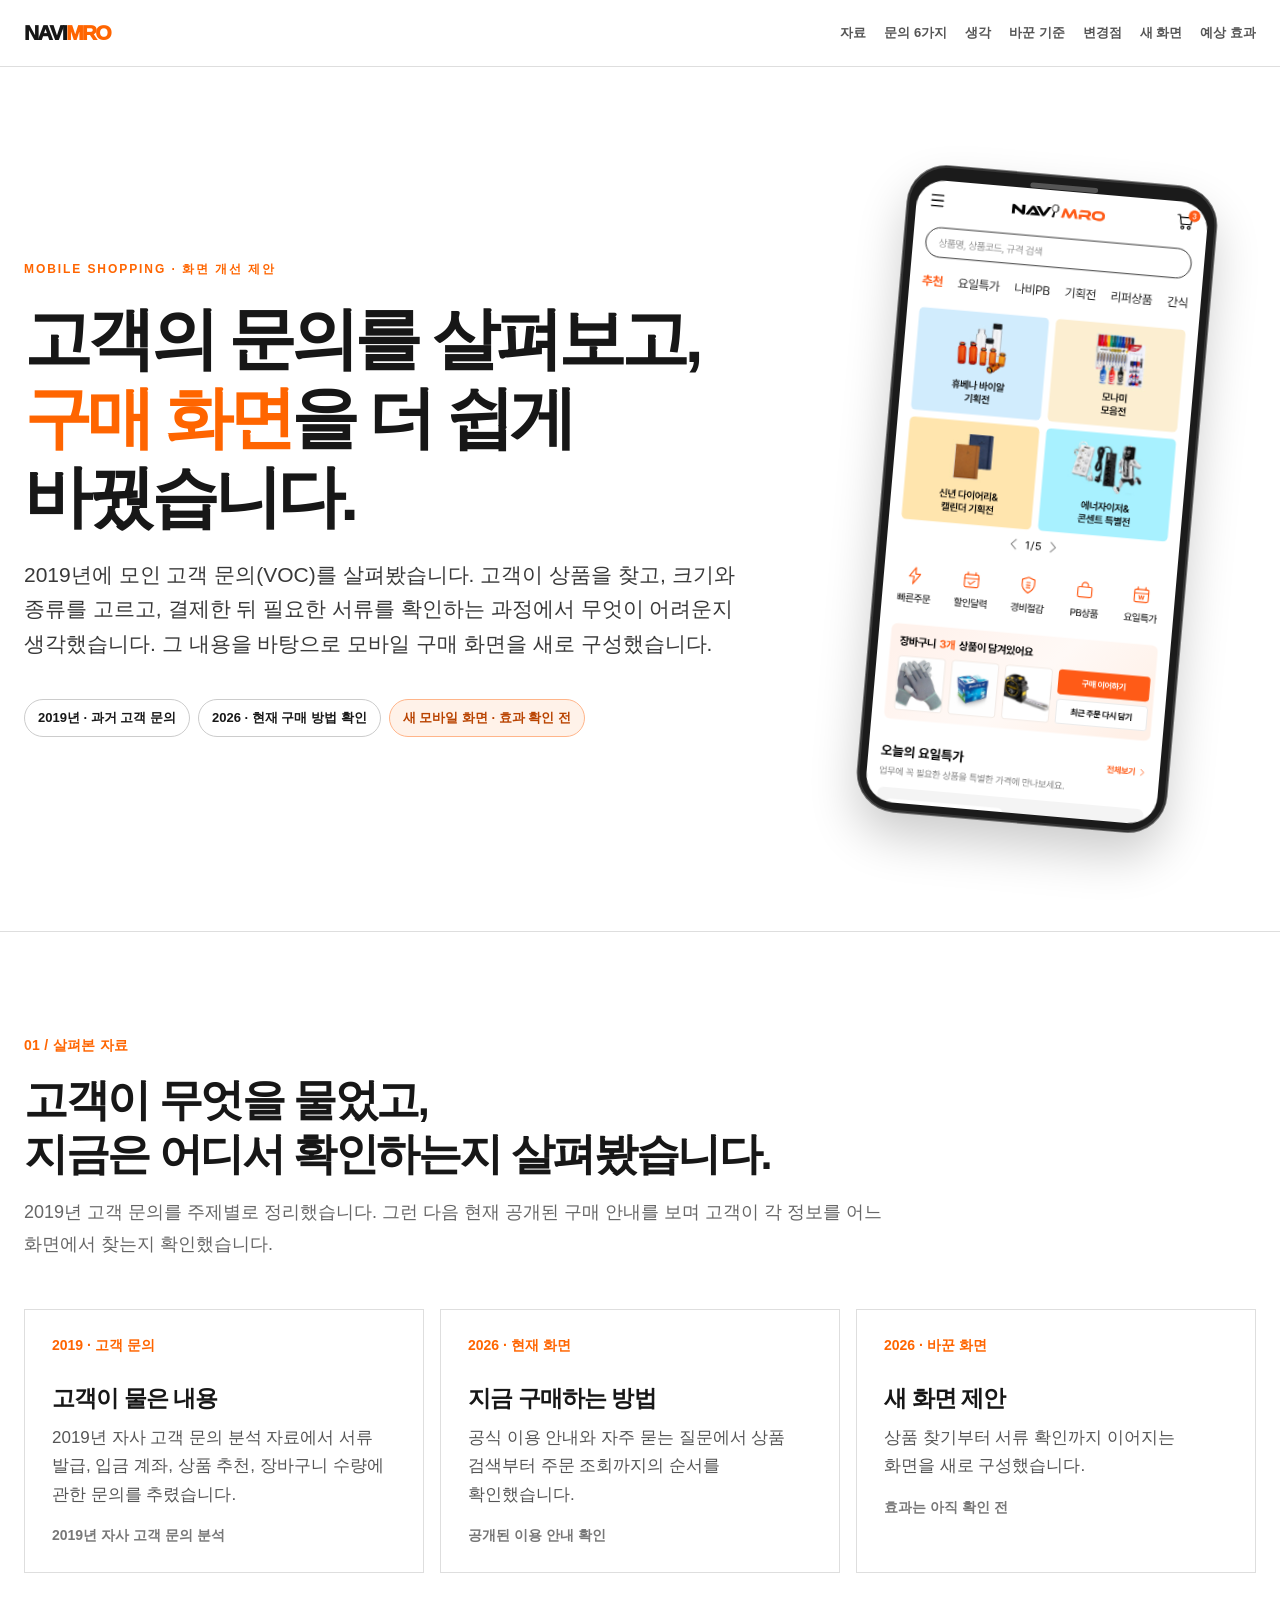
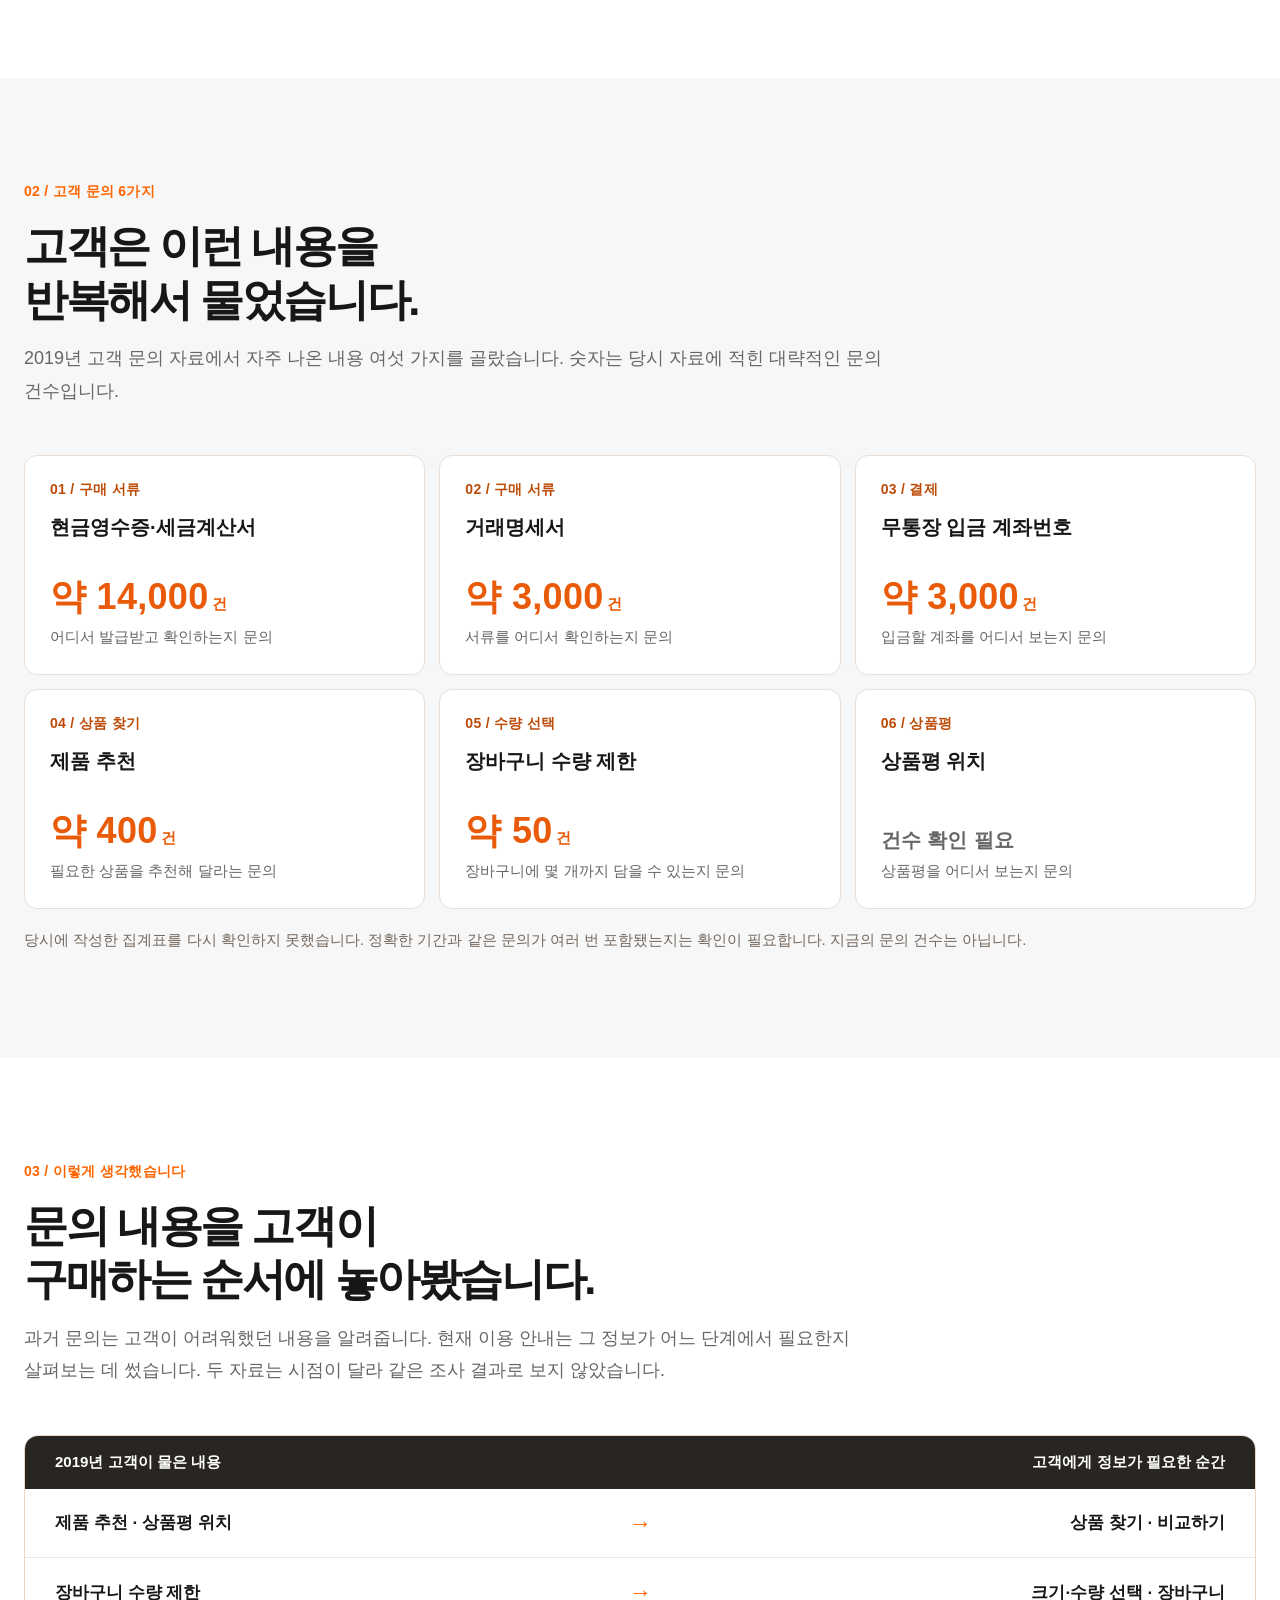
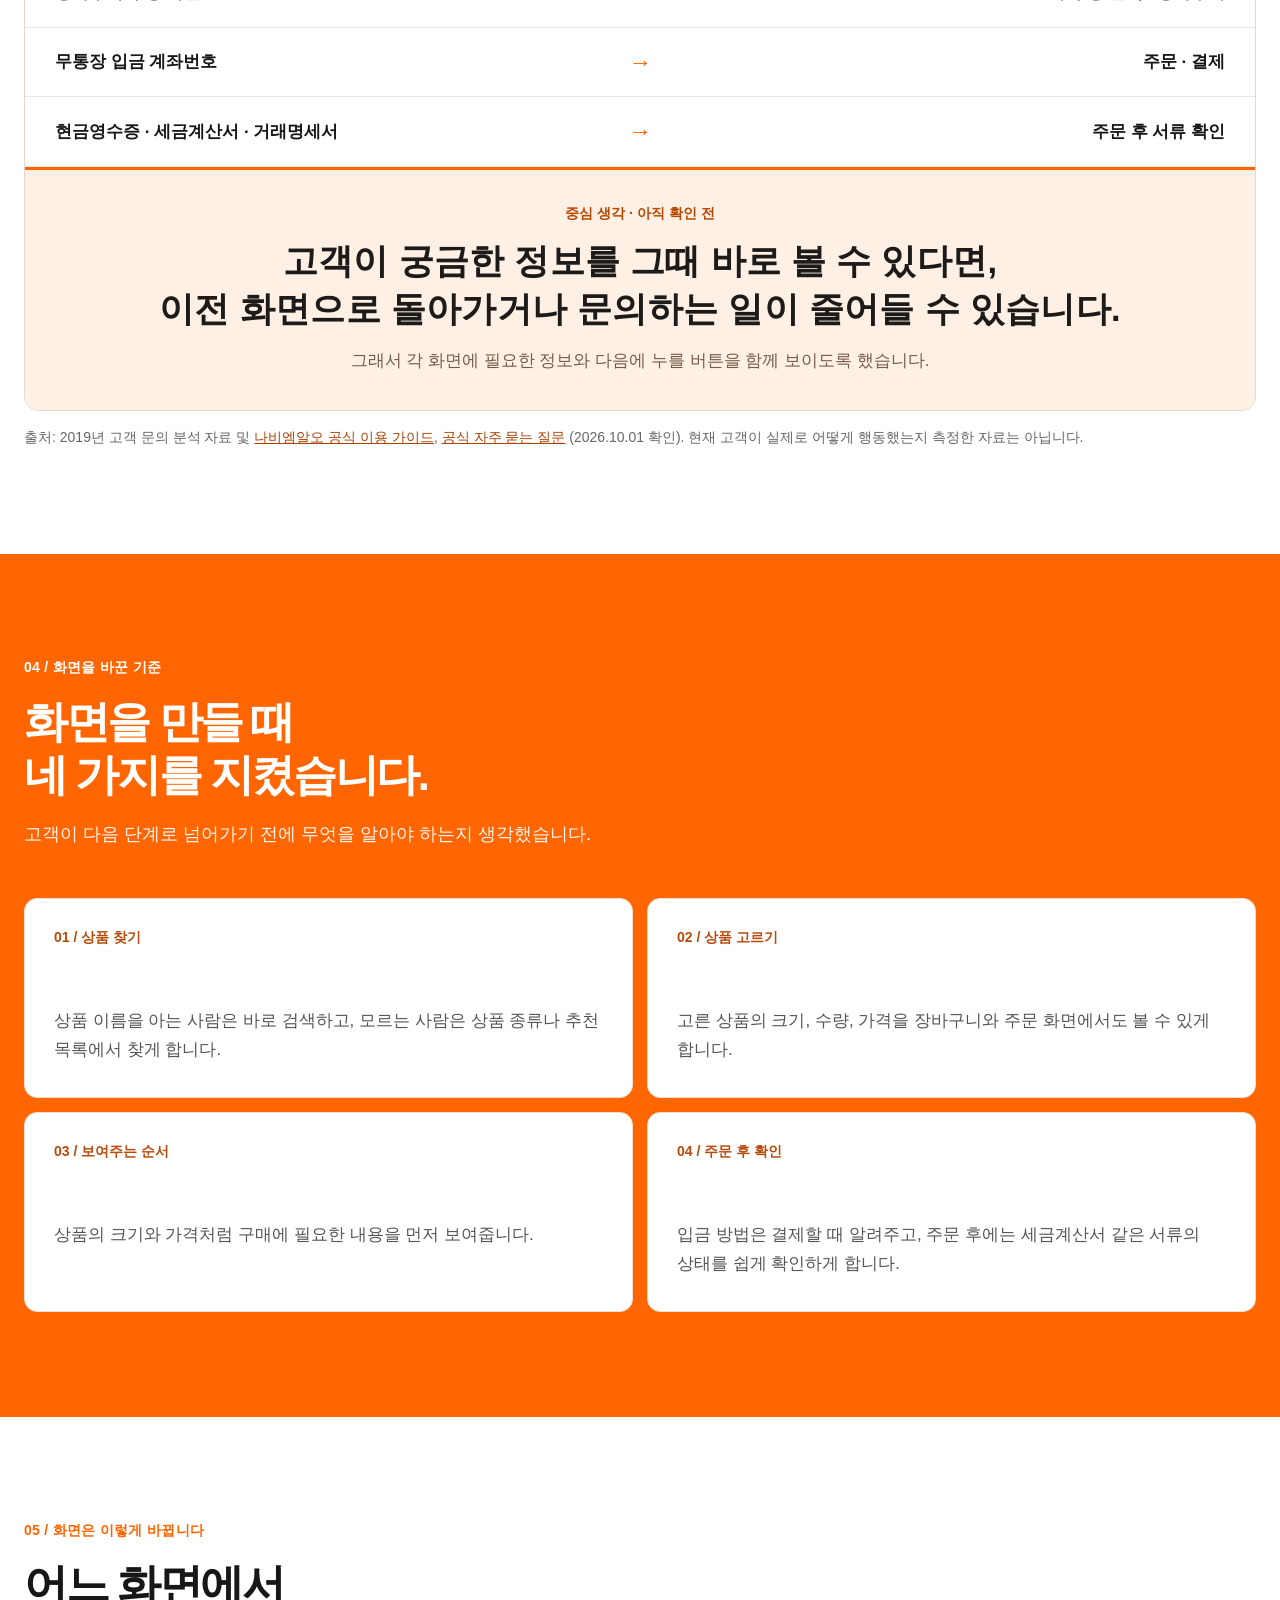
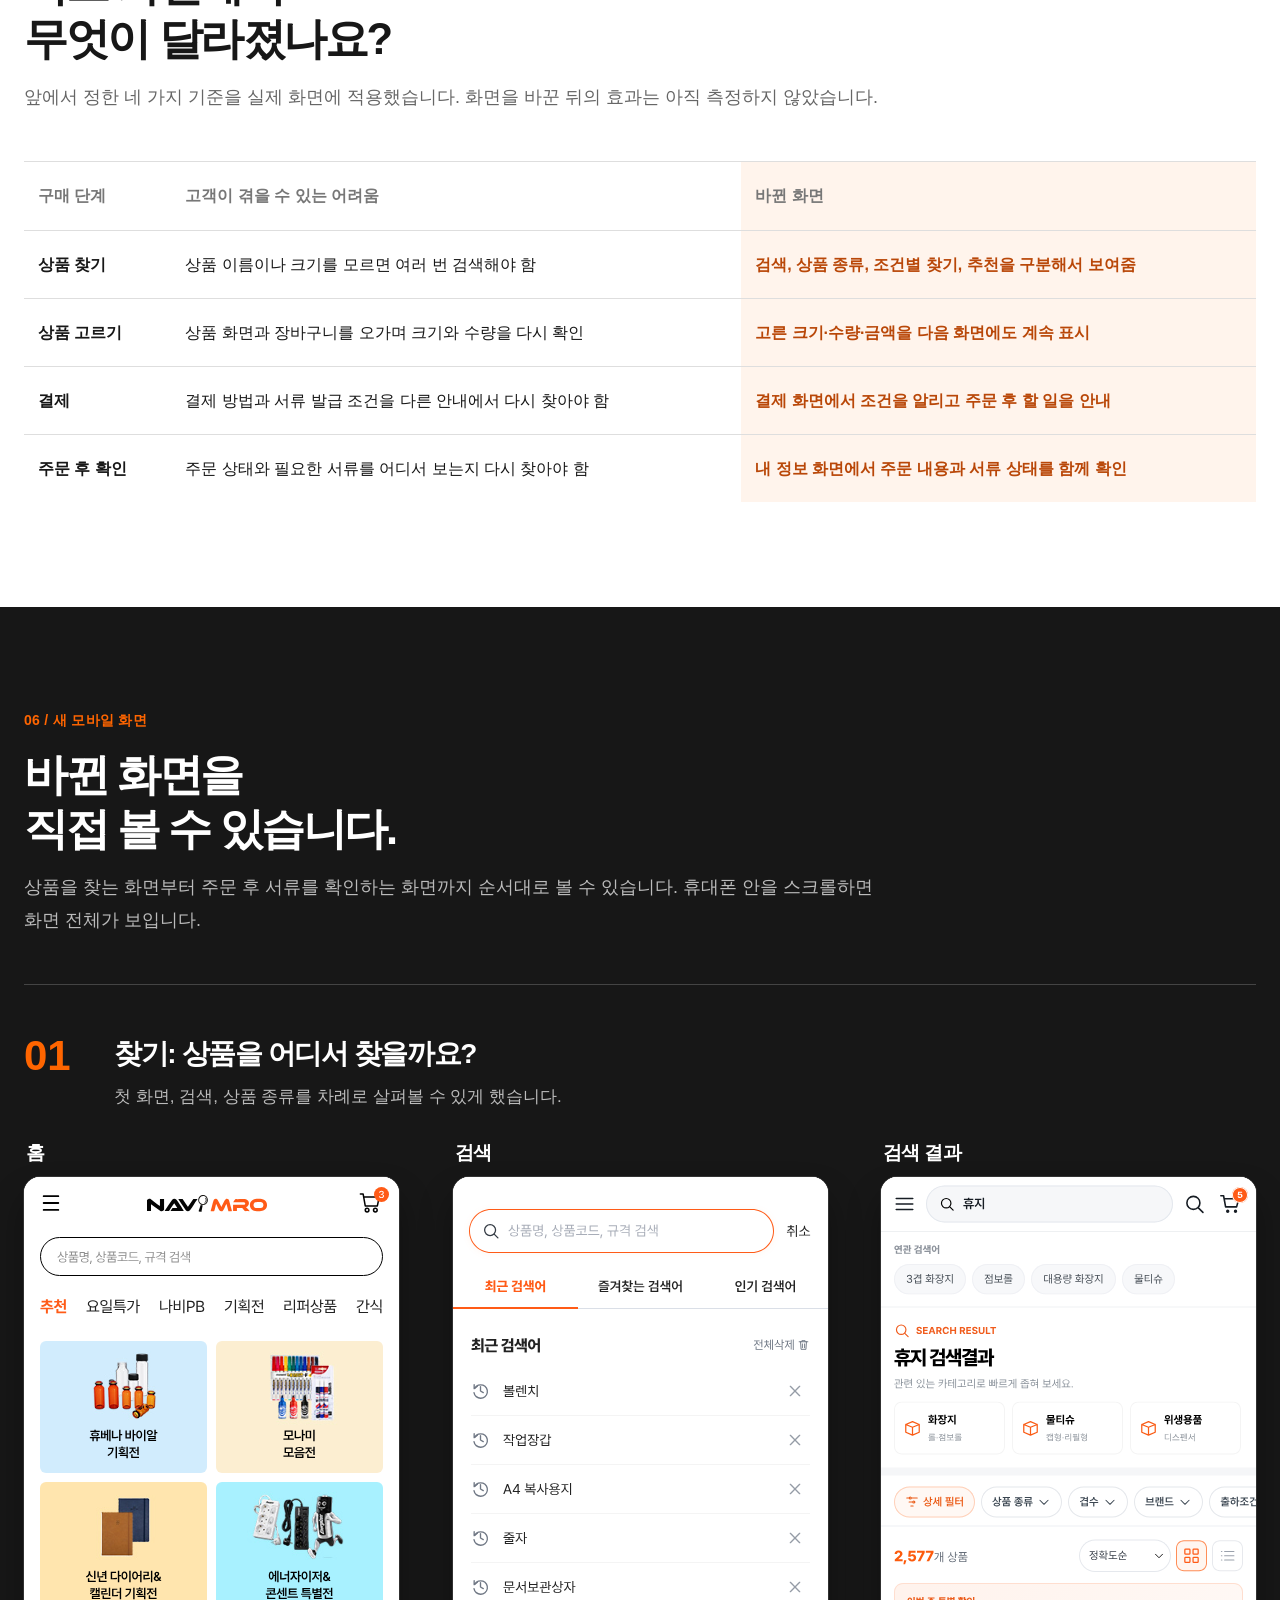
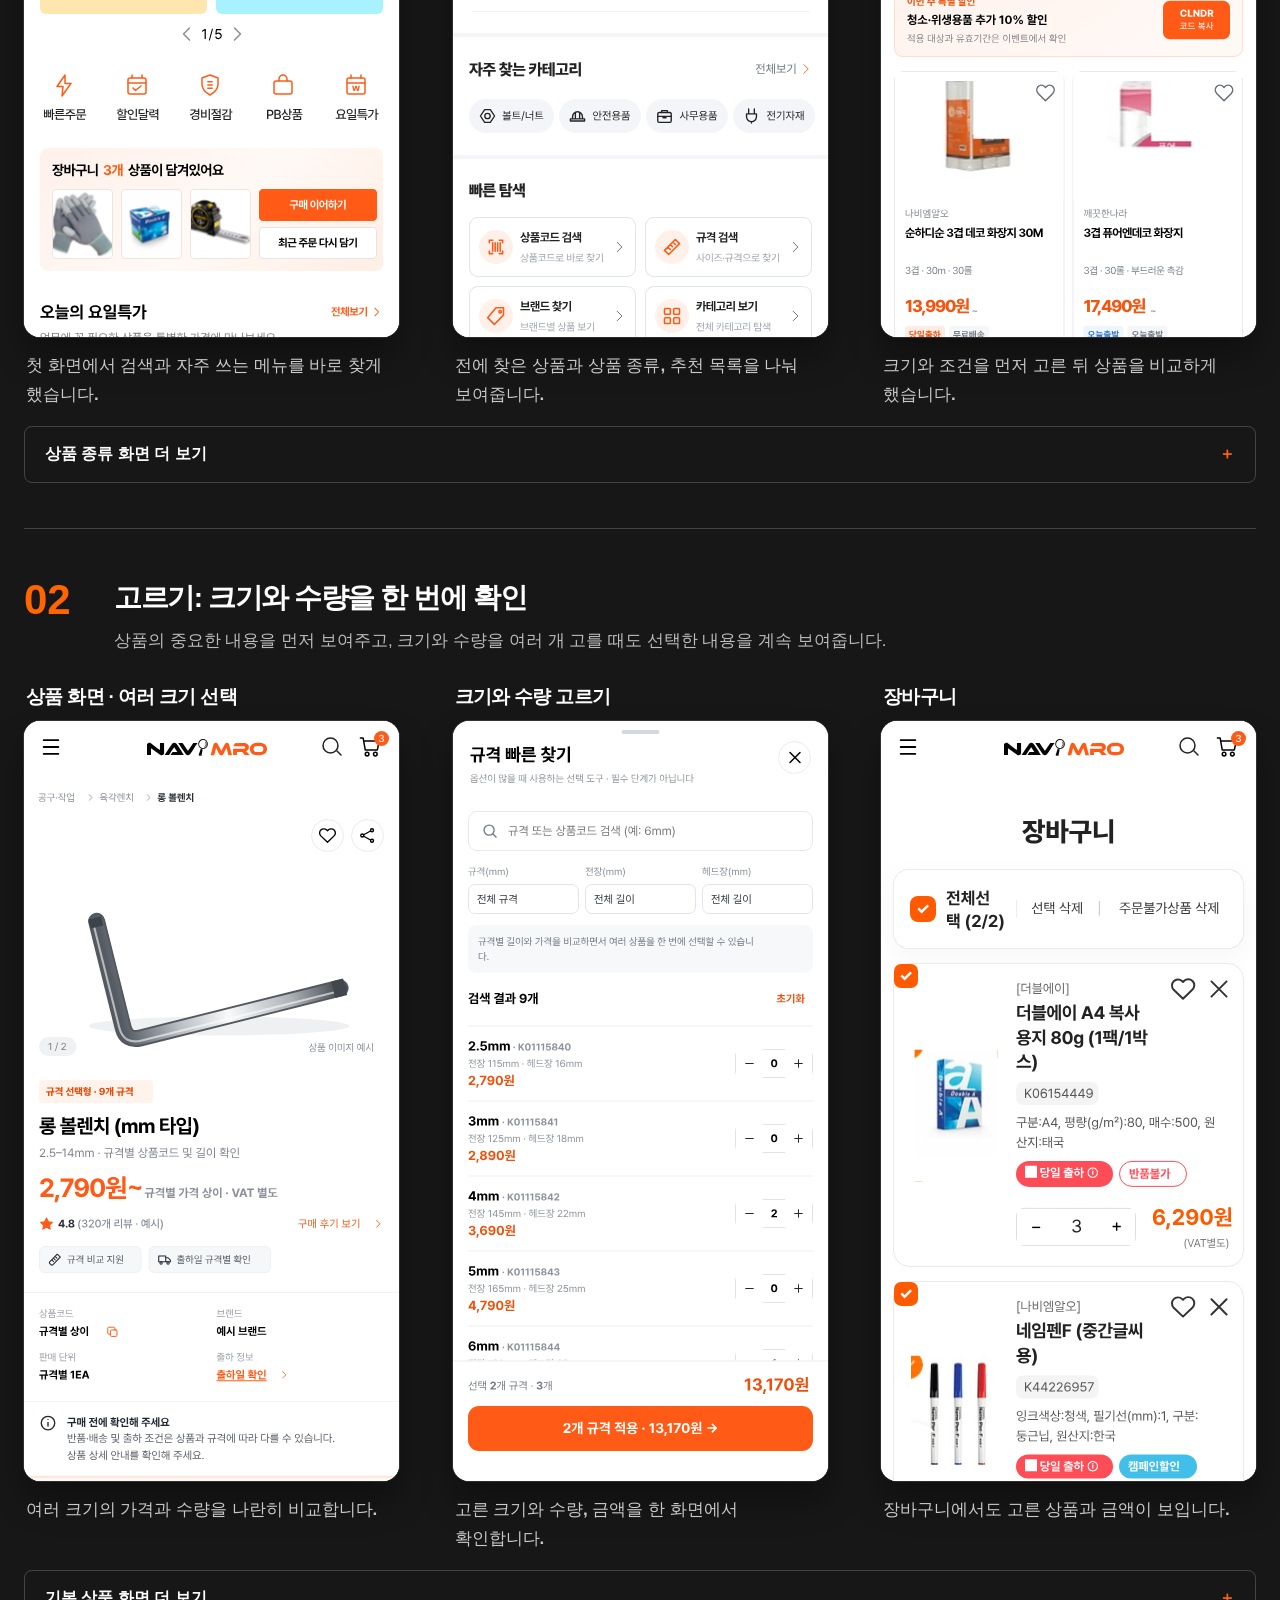
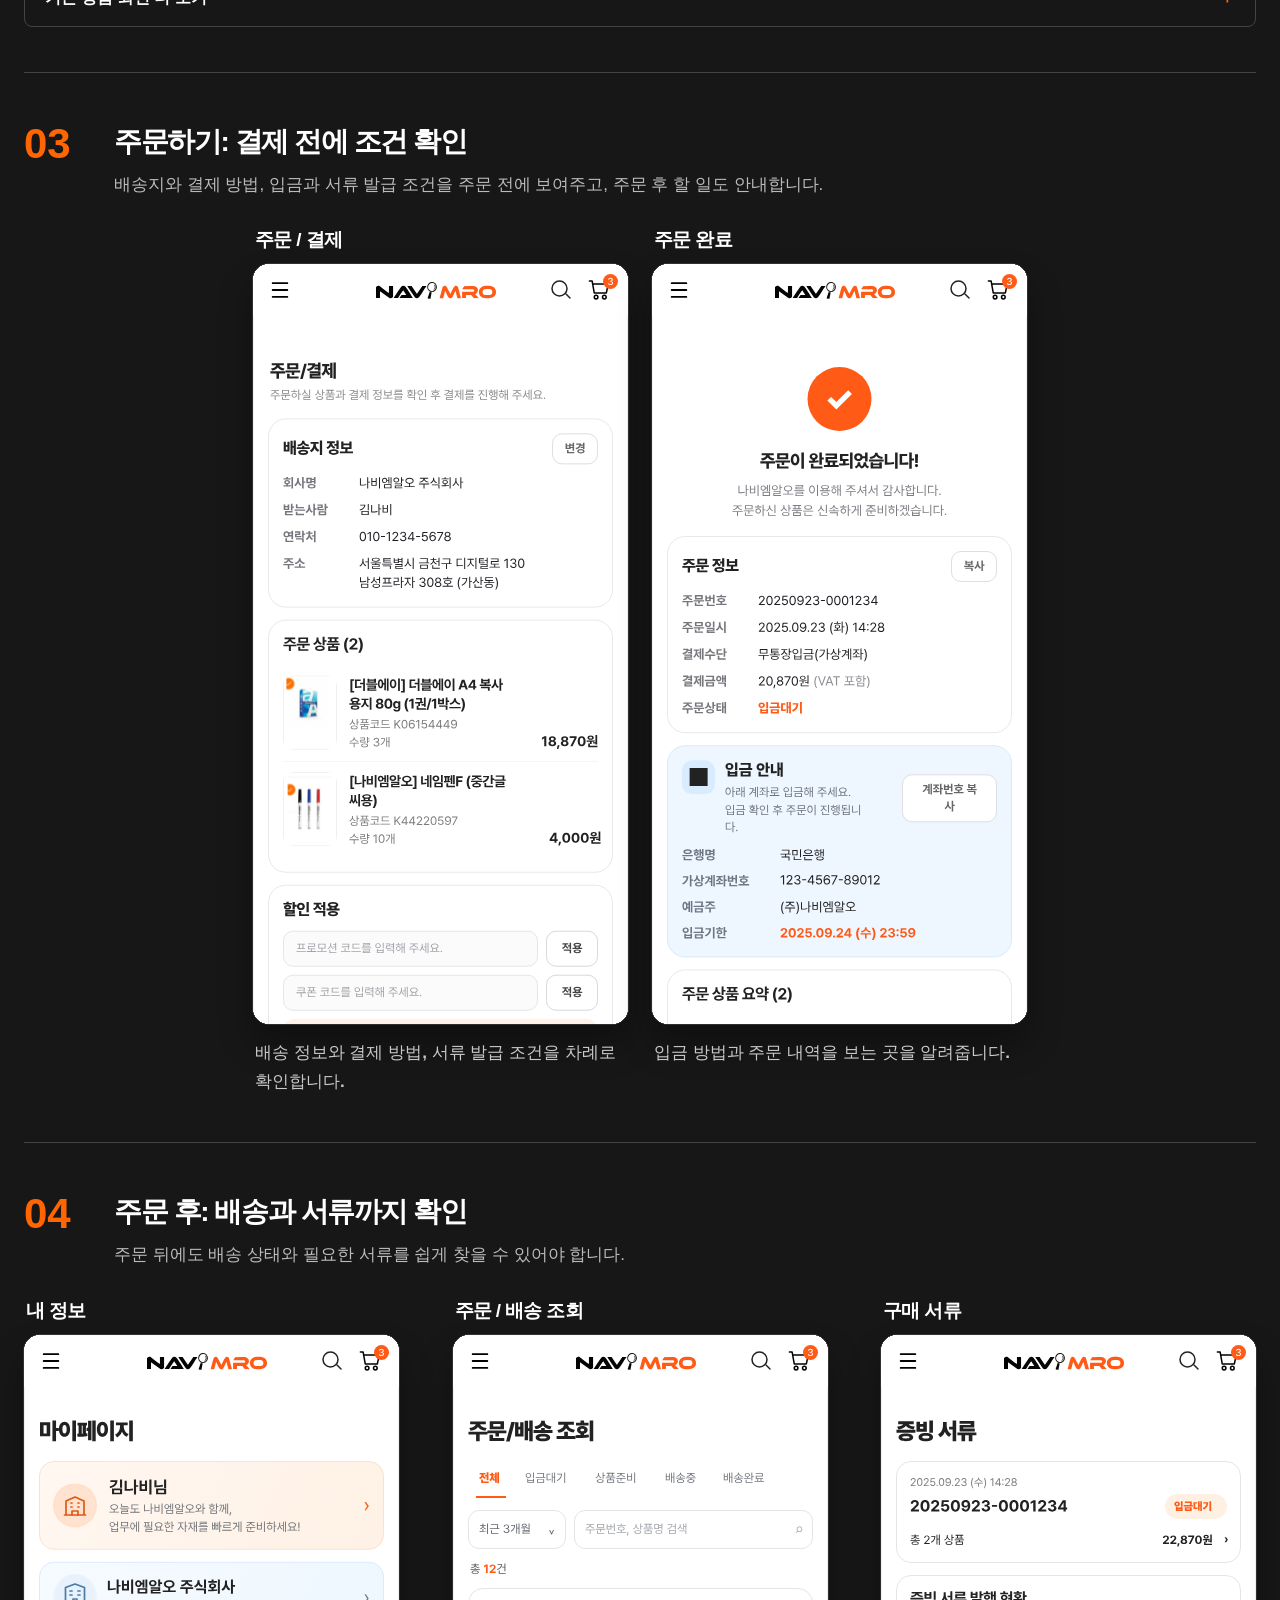
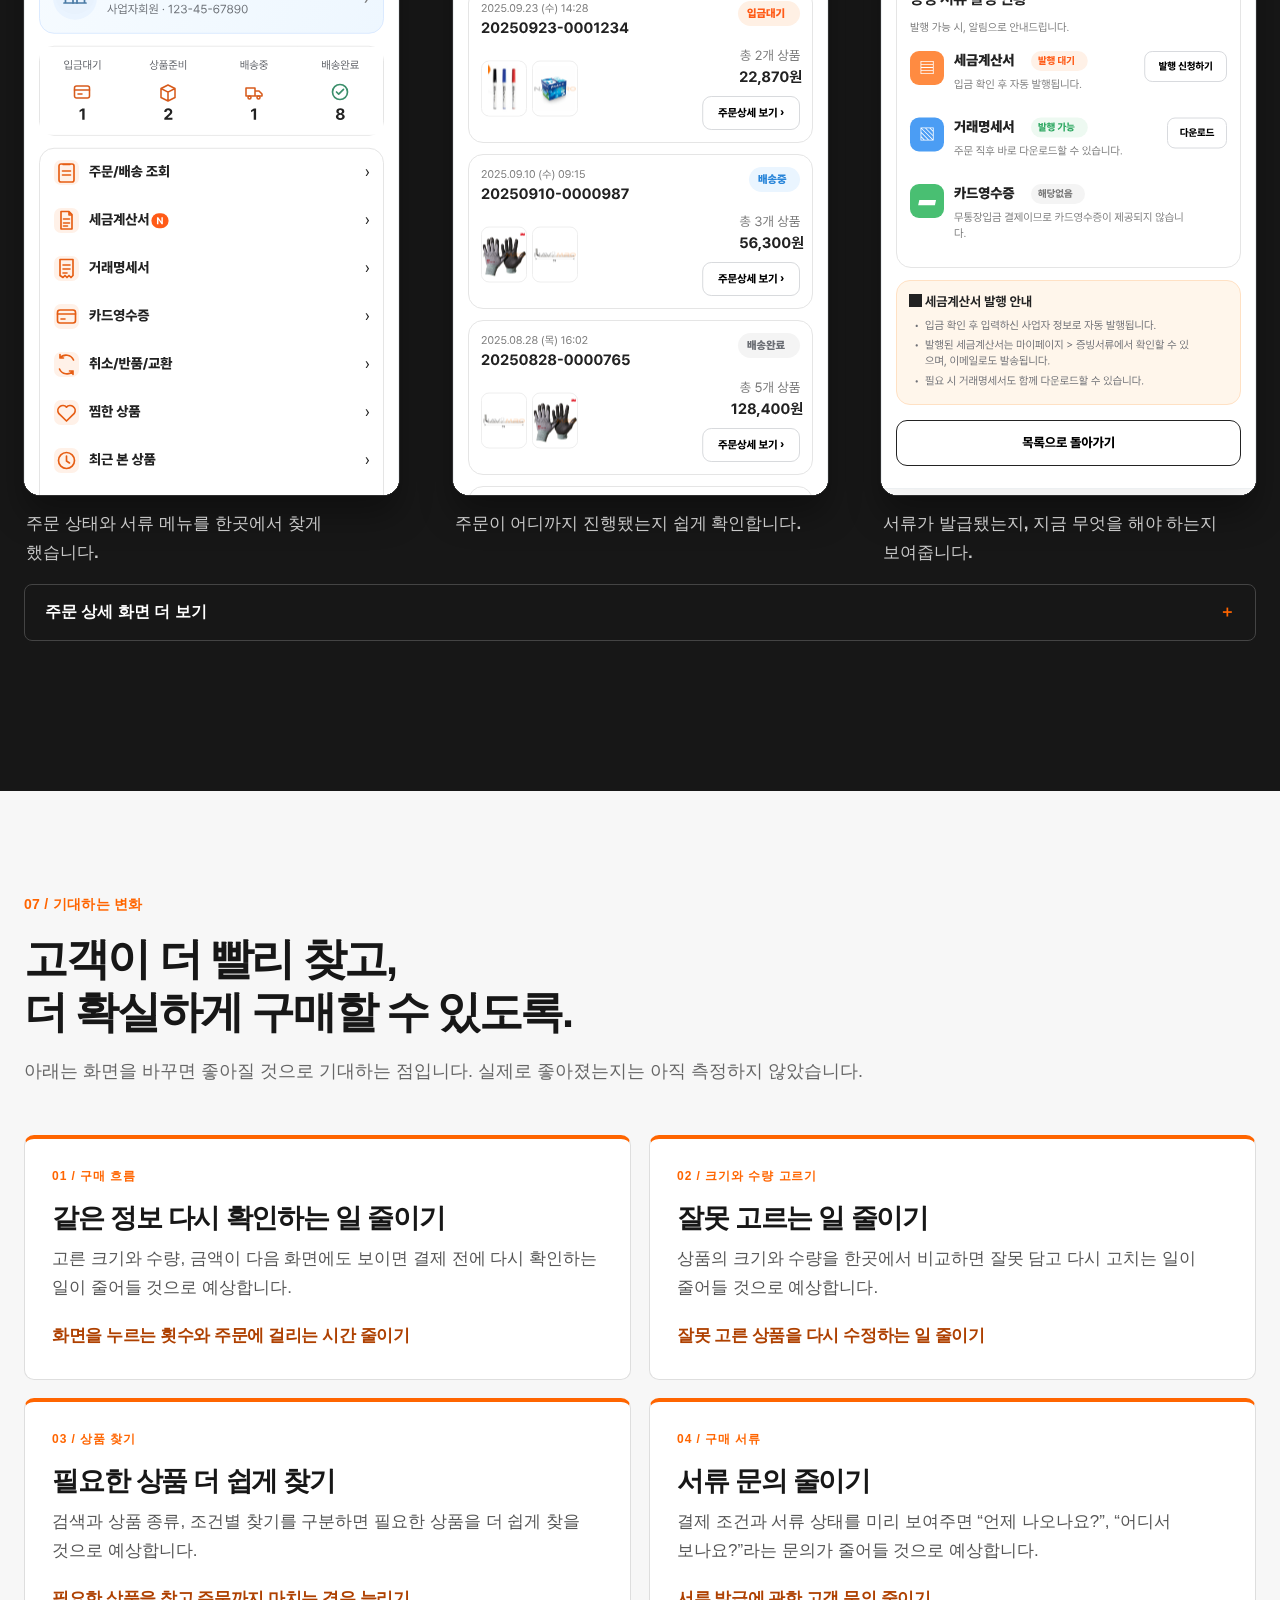
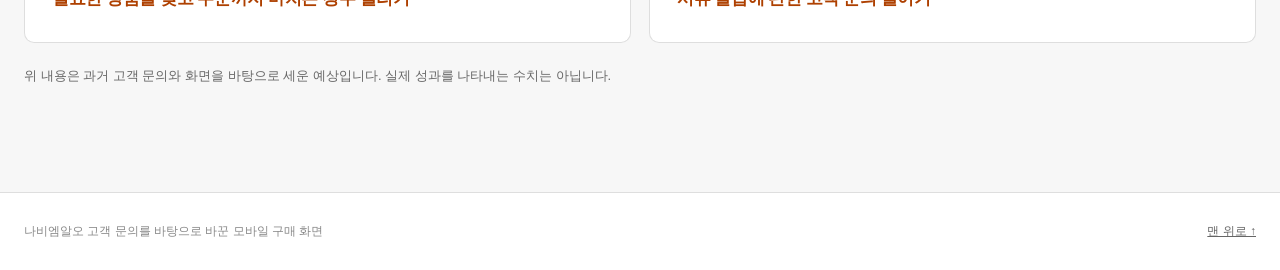
<file: pages/navimro-voc.html>
<!doctype html>
<html lang="ko"><head><meta charset="utf-8"><meta name="viewport" content="width=device-width,initial-scale=1"><meta name="color-scheme" content="light"><title>나비엠알오 고객 문의를 바탕으로 바꾼 모바일 구매 화면 | 기획 포트폴리오 · v13</title>
<meta name="description" content="2019년 고객 문의와 현재 구매 방법을 살펴보고, 더 쉽게 상품을 찾고 주문할 수 있도록 바꾼 화면입니다.">
<style>
:root{--orange:#ff6500;--ink:#171717;--muted:#666;--line:#dedede;--soft:#f7f7f7;--pale:#fff2e9;--max:1180px}*{box-sizing:border-box}html{scroll-behavior:smooth}body{margin:0;background:#fff;color:var(--ink);font-family:Pretendard,"Apple SD Gothic Neo","Malgun Gothic","Noto Sans KR",Arial,sans-serif;word-break:keep-all;overflow-wrap:anywhere}a{color:inherit}a:focus-visible,summary:focus-visible,.device:focus-visible{outline:3px solid var(--orange);outline-offset:3px}img{display:block;max-width:100%}.wrap{width:min(calc(100% - 48px),var(--max));margin:auto}.topbar{position:sticky;top:0;z-index:20;background:rgba(255,255,255,.96);border-bottom:1px solid var(--line);backdrop-filter:blur(12px)}.topinner{min-height:66px;display:flex;align-items:center;justify-content:space-between;gap:24px}.logo{font-weight:950;font-size:21px;letter-spacing:-.08em;text-decoration:none;white-space:nowrap}.logo em{font-style:normal;color:var(--orange)}nav{display:flex;gap:18px;overflow-x:auto;white-space:nowrap;scrollbar-width:none}nav a{font-size:13px;color:#555;text-decoration:none;font-weight:700}nav a:hover{color:var(--orange)}.hero{border-bottom:1px solid var(--line);overflow:hidden}.hero-grid{display:grid;grid-template-columns:minmax(0,1.25fr) minmax(250px,.75fr);align-items:center;gap:5vw;min-height:620px;padding:84px 0}.eyebrow{font-size:12px;letter-spacing:.16em;color:var(--orange);font-weight:900;text-transform:uppercase}.hero h1{font-size:clamp(46px,5.3vw,78px);line-height:1.16;letter-spacing:-.07em;margin:22px 0 22px;max-width:790px}.hero h1 em{font-style:normal;color:var(--orange)}.lead{font-size:clamp(18px,1.8vw,23px);line-height:1.63;max-width:720px;margin:0;color:#393939}.meta{display:flex;flex-wrap:wrap;gap:8px;margin-top:38px}.meta span{border:1px solid #ccc;border-radius:100px;padding:9px 13px;font-size:13px;font-weight:750;background:#fff}.meta span:last-child{border-color:#ffb58a;background:var(--pale);color:#b94300}.hero-visual{position:relative;padding:25px 30px 0;background:linear-gradient(145deg,#fff1e6,#fff 75%);border-radius:24px;min-height:500px;overflow:hidden;border:1px solid #f1ddd0}.hero-visual .device{margin:auto;height:470px;width:262px;transform:rotate(4deg);transform-origin:center top;box-shadow:0 14px 36px #0002}.hero-visual:after{content:"NAVIMRO / MOBILE UX";position:absolute;bottom:20px;left:24px;font-size:10px;font-weight:900;letter-spacing:.14em;color:#b4531b}.section{padding:105px 0;scroll-margin-top:75px}.section.alt{background:var(--soft)}.section.dark{background:#171717;color:#fff}.section-head{display:grid;grid-template-columns:190px minmax(0,1fr);gap:32px;margin-bottom:48px}.index{font-size:12px;letter-spacing:.16em;color:var(--orange);font-weight:900;text-transform:uppercase;padding-top:10px}.section h2{font-size:clamp(34px,3.4vw,54px);line-height:1.23;letter-spacing:-.055em;margin:0}.section-head p{max-width:780px;color:var(--muted);font-size:17px;line-height:1.72;margin:15px 0 0}.dark .section-head p{color:#bbb}.three{display:grid;grid-template-columns:repeat(3,1fr);gap:16px}.phase{border:1px solid var(--line);padding:27px;background:#fff;min-height:210px}.phase b{display:block;color:var(--orange);font-size:14px;margin-bottom:28px}.phase h3{font-size:23px;letter-spacing:-.04em;margin:0 0 10px}.phase p,.bodycopy{font-size:16px;line-height:1.68;color:#555;margin:0}.phase .tag{display:inline-block;margin-top:18px;font-size:12px;font-weight:800;color:#777}.problem-line{display:flex;align-items:stretch;gap:0;border-top:2px solid var(--ink);border-bottom:1px solid var(--line);margin:28px 0 26px}.problem-line div{flex:1;padding:25px 18px;border-right:1px solid var(--line);font-weight:850;font-size:clamp(16px,1.8vw,24px);letter-spacing:-.04em}.problem-line div:last-child{border:0;color:var(--orange)}.problem-line span{display:block;color:#777;font-size:12px;font-weight:750;letter-spacing:0;margin-bottom:10px}.callout{background:var(--pale);border-left:4px solid var(--orange);padding:24px 28px;font-size:20px;font-weight:750;line-height:1.55;letter-spacing:-.035em}.evidence-grid{display:grid;grid-template-columns:1fr 1fr;gap:18px}.evidence-card{background:#fff;border:1px solid var(--line);padding:30px}.evidence-card h3{font-size:23px;margin:10px 0 13px;letter-spacing:-.04em}.evidence-card .smalllabel{color:var(--orange);font-size:12px;font-weight:900;letter-spacing:.12em}.evidence-card p{color:#555;line-height:1.7;margin:0 0 17px}.evidence-card ul{margin:0;padding-left:19px;color:#333;line-height:1.8}.evidence-card li{padding-left:3px}.evidence-card li+li{margin-top:8px}.source-note{font-size:13px;color:#666;line-height:1.65;margin-top:18px;padding:16px 0;border-top:1px solid var(--line)}.source-note a{color:#a94308}.voc-list{display:grid;grid-template-columns:repeat(3,1fr);gap:1px;background:var(--line);border:1px solid var(--line);margin-top:18px}.voc-list div{background:#fff;padding:20px}.voc-list strong{display:block;font-size:20px;letter-spacing:-.04em}.voc-list span{display:block;font-size:13px;color:#777;margin-top:6px}.insight-grid{display:grid;grid-template-columns:repeat(2,1fr);gap:18px}.insight{background:#fff;border:1px solid var(--line);padding:30px;min-height:300px}.insight .num{font-size:13px;color:var(--orange);font-weight:900}.insight h3{font-size:25px;letter-spacing:-.045em;margin:16px 0}.insight dl{margin:0;display:grid;grid-template-columns:65px 1fr;gap:11px 12px;line-height:1.55}.insight dt{font-size:12px;color:#888;font-weight:900;padding-top:3px}.insight dd{margin:0;font-size:15px}.insight dd:last-child{font-weight:750;color:#b94708}.solution-chapter{padding:45px 0;border-top:1px solid #444}.solution-chapter:first-of-type{padding-top:0;border:0}.chapter-head{display:grid;grid-template-columns:70px 1fr;gap:20px;margin-bottom:24px}.chapter-head .n{font-size:42px;color:var(--orange);font-weight:900;line-height:1}.chapter-head h3{font-size:28px;letter-spacing:-.05em;margin:0 0 10px}.chapter-head p{margin:0;color:#bbb;line-height:1.65;font-size:16px}.chapter-decision{display:grid;grid-template-columns:1fr 1fr;gap:16px;margin-bottom:25px}.chapter-decision div{background:#252525;padding:20px 23px;color:#ddd;line-height:1.55;font-size:15px}.chapter-decision b{display:block;color:#ff8b4b;font-size:12px;letter-spacing:.1em;margin-bottom:7px}.screens{display:grid;grid-template-columns:repeat(3,minmax(0,1fr));gap:18px}.screen-card{margin:0;background:#fff;color:var(--ink);border-radius:12px;overflow:hidden}.screen-top{display:flex;justify-content:space-between;align-items:center;padding:16px 18px;border-bottom:1px solid var(--line);gap:10px}.screen-top b{font-size:16px}.screen-top span{font-size:11px;color:var(--orange);font-weight:850;white-space:nowrap}.device{height:520px;overflow:auto;overscroll-behavior:contain;background:#fff;scrollbar-width:thin;scrollbar-color:#bbb #eee}.device img{width:100%;height:auto;max-width:none}.screen-card figcaption{padding:17px 18px 21px;font-size:14px;line-height:1.55;font-weight:700;min-height:89px}.screen-card figcaption small{display:block;color:#888;font-size:11px;font-weight:500;margin-top:8px}.more{margin-top:16px;border:1px solid #444;border-radius:8px}.more summary{cursor:pointer;padding:17px 20px;color:#fff;font-weight:800;list-style:none}.more summary:after{content:"＋";float:right;color:var(--orange)}.more[open] summary:after{content:"−"}.more .screens{padding:0 16px 16px}.map-table,.kpi-table{width:100%;border-collapse:collapse;text-align:left}.map-table th,.map-table td,.kpi-table th,.kpi-table td{border-top:1px solid var(--line);padding:20px 14px;vertical-align:top;line-height:1.55}.map-table th,.kpi-table th{font-size:13px;color:#777;font-weight:800}.map-table td:first-child{font-weight:850}.map-table td:last-child{color:#b94708;font-weight:750}.kpi-table td:first-child{font-weight:850}.kpi-table td:last-child{color:#555}.table-wrap{overflow-x:auto}.map-table{min-width:680px}.kpi-table{min-width:720px}.status{display:inline-block;border-radius:100px;padding:5px 9px;background:var(--pale);color:#b94708;font-size:11px;font-weight:900;white-space:nowrap}.reflection{display:grid;grid-template-columns:1fr 1fr;gap:38px}.reflection blockquote{margin:0;font-size:clamp(27px,3vw,42px);line-height:1.4;letter-spacing:-.05em;font-weight:850}.reflection blockquote em{font-style:normal;color:var(--orange)}.reflection div{font-size:17px;line-height:1.8;color:#444}.reflection p:first-child{margin-top:0}.endnote{border-top:1px solid var(--line);margin-top:50px;padding-top:20px;font-size:13px;line-height:1.7;color:#777}.footer{padding:30px 0;border-top:1px solid var(--line);font-size:12px;color:#888}.footer .wrap{display:flex;justify-content:space-between;gap:20px}.footer a{color:#666}@media(max-width:850px){.hero-grid{grid-template-columns:1fr;padding:60px 0}.hero-visual{max-width:420px;margin:auto;width:100%}.section-head{grid-template-columns:1fr;gap:12px}.three,.screens{grid-template-columns:repeat(2,minmax(0,1fr))}.evidence-grid,.reflection{grid-template-columns:1fr}.voc-list{grid-template-columns:repeat(2,1fr)}}@media(max-width:610px){.wrap{width:min(calc(100% - 30px),var(--max))}.topinner{min-height:59px;display:block;padding:10px 0}.logo{display:block;margin-bottom:6px;font-size:17px}nav{gap:14px}nav a{font-size:11px}.hero-grid{padding:45px 0;gap:35px;min-height:0}.hero h1{font-size:43px}.lead{font-size:17px}.hero-visual{min-height:400px;padding-top:16px}.hero-visual .device{height:390px;width:220px}.section{padding:68px 0}.section h2{font-size:34px}.section-head{margin-bottom:32px}.section-head p{font-size:15px}.three,.evidence-grid,.insight-grid,.screens,.reflection,.chapter-decision{grid-template-columns:1fr}.phase{min-height:0}.problem-line{display:block}.problem-line div{border-right:0;border-bottom:1px solid var(--line)}.problem-line div:last-child{border:0}.voc-list{grid-template-columns:1fr 1fr}.voc-list div{padding:14px}.voc-list strong{font-size:16px}.insight{min-height:0}.chapter-head{grid-template-columns:45px 1fr;gap:13px}.chapter-head .n{font-size:31px}.chapter-head h3{font-size:23px}.screen-card{max-width:410px}.device{height:510px}.footer .wrap{display:block}}@media(prefers-reduced-motion:reduce){html{scroll-behavior:auto}}@media print{.topbar{position:static}.device{height:auto;max-height:600px}.section{break-inside:avoid}.more:not([open]) .screens{display:none}}

/* Editorial hierarchy and device presentation refinements */
:root{--max:1280px}
.section-head{display:block;max-width:1040px}
.section-head .index{display:block;padding:0;margin-bottom:19px}
.section-head h2{max-width:1030px}
.section-head p{max-width:880px}
.lead{font-size:clamp(16px,1.7vw,21px)}
.hero-visual{min-height:570px;background:radial-gradient(circle at 72% 37%,#ff9d5f 0,#ff6500 31%,#ef5800 60%,#cf4900 100%);border:0;border-radius:28px;display:flex;align-items:center;justify-content:center;padding:36px;isolation:isolate}
.hero-visual:before{content:"";position:absolute;inset:16px;border:1px solid #ffffff55;border-radius:18px;z-index:-1}
.hero-visual:after{content:"";position:absolute;left:-15%;bottom:-41%;width:94%;aspect-ratio:1;border:1px solid #ffffff66;border-radius:50%;z-index:-1}
.hero-orbit{position:absolute;right:-21%;top:-30%;width:90%;aspect-ratio:1;border:1px solid #ffffff77;border-radius:50%;z-index:-1}
.hero-phone{position:relative;width:286px;padding:13px 7px 7px;background:#1b1b1b;border:2px solid #343434;border-radius:39px;box-shadow:0 40px 70px #4418006b,0 0 0 5px #ffad78;transform:rotate(5deg);margin:0 0 0 40px}
.phone-speaker{position:absolute;top:7px;left:50%;transform:translateX(-50%);width:68px;height:5px;background:#555;border-radius:6px;z-index:1}
.hero-phone .device{height:520px;width:100%;border-radius:28px;transform:none;margin:0;box-shadow:none;scrollbar-width:none}
.hero-label{position:absolute;left:30px;bottom:33px;color:#fff;font-size:27px;line-height:1.05;font-weight:950;letter-spacing:-.07em;transform:rotate(-4deg)}
.hero-label strong{display:block;font-size:10px;letter-spacing:.17em;margin-top:8px}
.hero-visual{background:transparent;border:0;padding:24px;min-height:570px;overflow:visible}
.hero-visual:before,.hero-visual:after,.hero-orbit,.hero-label{display:none}
.hero-phone{width:310px;margin:0;box-shadow:0 24px 48px #0003,0 0 0 1px #888}
.section#insight{background:var(--orange);color:#fff}
#insight .index{color:#fff}
#insight .section-head p{color:#fff4ec}
#insight .insight{border:0;border-radius:14px;box-shadow:0 18px 30px #9d350040;color:var(--ink)}
#insight .insight .num{font-size:13px}
#insight .insight h3{font-size:28px}
.screens{gap:24px}
.screen-card{background:transparent;color:#fff;border-radius:0;overflow:visible}
.screen-name{padding:0 2px 11px;color:#fff;font-size:19px;letter-spacing:-.035em}
.screen-shell{width:100%;border-radius:16px;overflow:hidden;background:#fff;box-shadow:0 20px 34px #0005;outline:1px solid #ffffff20}
.screen-card .device{height:630px;background:#fff;scrollbar-width:none;-ms-overflow-style:none}
.device::-webkit-scrollbar{display:none}
.screen-card .device img{width:100%;max-width:none;height:auto}
.screen-card figcaption{padding:15px 2px 0;min-height:0;color:#c9c9c9;font-size:14px;font-weight:550}
.screen-card figcaption small{display:none}
.more .screens{padding:18px}
.screens.pair{grid-template-columns:repeat(2,minmax(0,395px));justify-content:center}
.screen-shell{overscroll-behavior:contain}
.expect-grid{display:grid;grid-template-columns:repeat(2,minmax(0,1fr));gap:18px}
.expect-card{background:#fff;border:1px solid var(--line);border-top:4px solid var(--orange);border-radius:10px;padding:27px;min-height:245px}
.expect-card span{font-size:12px;font-weight:900;color:var(--orange);letter-spacing:.08em}
.expect-card h3{font-size:27px;letter-spacing:-.045em;margin:15px 0 9px}
.expect-card p{font-size:15px;line-height:1.7;color:#555;margin:0 0 21px}
.expect-card strong{display:block;color:#ae4000;font-size:17px;letter-spacing:-.025em}
.expect-note{margin:23px 0 0;font-size:13px;line-height:1.6;color:#666}
@media(max-width:850px){.hero-phone{margin:0}.screen-card .device{height:570px}}
@media(max-width:610px){.lead{font-size:15px}.hero-visual{min-height:430px}.hero-phone{width:220px;margin:0;padding:11px 6px 6px;border-radius:31px}.hero-phone .device{height:382px;width:100%;border-radius:23px}.screen-card .device{height:550px}.section-head .index{margin-bottom:14px}.screens.pair,.expect-grid{grid-template-columns:1fr}}
/* Selected mobile references reuse the original home footer and bottom bar. */.screen-card .device>img{display:block}.screen-card .device>.voc-footer-slice,.screen-card .device>.voc-bottom-bar{width:100%;height:auto;max-width:none}
/* v10: taller hero, 375 x 812 screen proportions, evidence-to-hypothesis diagram. */
.hero-phone .device{height:624px}
.hero-visual{min-height:696px}
.screens,.screens.pair{grid-template-columns:repeat(3,minmax(0,375px));justify-content:space-between}
.screens.pair{grid-template-columns:repeat(2,minmax(0,375px));justify-content:center}
.screen-card{width:100%;max-width:375px}
.screen-shell{width:100%;max-width:375px}
.screen-card .device{width:100%;height:auto;aspect-ratio:375 / 812;overflow:auto}
#evidence{background:#fffaf6}
.evidence-diagram{border:1px solid #efd6c5;border-radius:22px;padding:32px;background:#fff;box-shadow:0 16px 50px #68330d08}
.evidence-diagram-intro{display:flex;align-items:center;justify-content:space-between;gap:20px;padding:0 0 25px;border-bottom:1px solid #eddcce;margin-bottom:28px}
.evidence-diagram-intro>span{font-size:13px;font-weight:850;color:#c84b00;letter-spacing:.3px}
.evidence-diagram-intro p{margin:0;font-size:15px;color:#65574e;line-height:1.6}
.evidence-grid{gap:24px;align-items:stretch}
.evidence-card{padding:0;border:1px solid #e8e2dc;border-radius:16px;overflow:hidden;display:flex;flex-direction:column}
.evidence-heading{padding:26px 26px 22px;background:#242424;color:#fff}
.evidence-present .evidence-heading{background:#fff0e5;color:#26201a;border-bottom:1px solid #f4d1b6}
.evidence-heading .smalllabel{color:#ff9c59;letter-spacing:.3px}
.evidence-present .smalllabel{color:#b94700}
.evidence-card h3{font-size:30px;margin:12px 0 10px;letter-spacing:.3px}
.evidence-heading p{margin:0;color:#d4d0cc;font-size:14px;line-height:1.6}
.evidence-present .evidence-heading p{color:#6e5c50}
.voc-metrics{padding:10px 26px 0}
.voc-metric{display:flex;align-items:center;justify-content:space-between;gap:14px;padding:19px 0;border-bottom:1px solid #eee5de}
.voc-metric>span{font-size:15px;font-weight:700;line-height:1.5}
.voc-metric strong{font-size:27px;font-weight:850;white-space:nowrap;letter-spacing:.3px}
.voc-metric small{font-size:13px;margin-left:5px;font-weight:550}
.voc-metric-primary{display:block;padding:23px 0}
.voc-metric-primary strong{display:block;font-size:48px;color:#e65300;line-height:1.25;margin-top:8px}
.voc-other{display:flex;flex-direction:column;gap:9px;padding:20px 26px;font-size:13px;color:#666}
.voc-other span{display:flex;justify-content:space-between;gap:10px}
.voc-other b{color:#333}
.evidence-card .evidence-caution{font-size:12px;line-height:1.7;color:#7c7168;margin:auto 0 0;padding:18px 26px;background:#faf8f6;border-top:1px solid #eee5de}
.evidence-flow{list-style:none;margin:0;padding:8px 26px 16px;counter-reset:none}
.evidence-flow li{position:relative;display:flex;gap:16px;padding:18px 0}
.evidence-flow li+li{margin:0;border-top:1px solid #eee5de}
.flow-number{display:flex;flex:none;align-items:center;justify-content:center;width:36px;height:36px;border-radius:50%;background:#fff0e5;color:#c74b00;font-weight:850;font-size:13px}
.evidence-flow h4{margin:0 0 7px;font-size:20px}
.evidence-flow h4 small{display:block;margin-top:4px;font-size:12px;color:#99785f;font-weight:550}
.evidence-flow p{margin:0;font-size:14px;line-height:1.6;color:#60554c}
.evidence-merge{position:relative;display:grid;grid-template-columns:1fr 1fr;text-align:center;height:100px;padding-top:15px;font-size:12px;color:#9b623a;font-weight:700}
.evidence-merge svg{position:absolute;top:38px;left:0;width:100%;height:62px;overflow:visible}
.evidence-merge path{stroke:#ff6500;stroke-width:2;fill:none;vector-effect:non-scaling-stroke}
.evidence-hypothesis{padding:34px 24px 30px;background:#fff0e5;border:2px solid #ff6500;border-radius:16px;text-align:center}
.hypothesis-label{font-size:13px;font-weight:850;color:#b74400}
.hypothesis-label span{display:inline-block;margin-left:8px;padding:4px 9px;border-radius:30px;background:#fff;font-size:11px;color:#8b6852}
.evidence-hypothesis h3{font-size:clamp(24px,2.7vw,36px);line-height:1.45;letter-spacing:.3px;margin:16px 0}
.evidence-hypothesis p{font-size:15px;color:#775d4b;line-height:1.8;margin:0}
.hypothesis-topics{display:flex;justify-content:center;flex-wrap:wrap;gap:8px;margin-top:23px}
.hypothesis-topics span{background:#fff;padding:9px 14px;font-size:12px;border-radius:30px;color:#a1440c;font-weight:700}
@media(max-width:850px){.screens{grid-template-columns:repeat(2,minmax(0,375px));justify-content:center}.evidence-grid{grid-template-columns:1fr}.evidence-diagram-intro{display:block}.evidence-diagram-intro p{margin-top:9px}.evidence-merge{height:85px}.evidence-merge svg{height:47px}.evidence-diagram{padding:24px}}
@media(max-width:610px){.hero-phone .device{height:458.4px}.hero-visual{min-height:510px}.screens,.screens.pair{grid-template-columns:minmax(0,375px)}.evidence-diagram{padding:15px;border-radius:16px}.evidence-heading{padding:23px 20px}.evidence-card h3{font-size:26px}.voc-metrics{padding:8px 20px 0}.voc-metric strong{font-size:24px}.voc-metric-primary strong{font-size:42px}.evidence-flow{padding:8px 20px 16px}.evidence-hypothesis{padding:25px 16px}.evidence-hypothesis h3 br,.evidence-hypothesis p br{display:none}}

/* v11: a shorter evidence-to-design narrative. */
.voc-six{display:grid;grid-template-columns:repeat(3,minmax(0,1fr));gap:14px}
.voc-issue{background:#fff;border:1px solid #ebdfd5;border-radius:13px;padding:25px;display:flex;flex-direction:column;min-height:220px}
.voc-issue .issue-number{font-size:12px;color:#bd4b08;font-weight:850;letter-spacing:.3px}
.voc-issue h3{font-size:20px;line-height:1.35;margin:15px 0 8px}
.voc-issue strong{color:#e95b08;font-size:36px;line-height:1.2;margin:auto 0 6px;letter-spacing:.3px}
.voc-issue strong small{font-size:15px;margin-left:3px}
.voc-issue .no-count{font-size:20px;color:#666}
.voc-issue p{margin:0;font-size:13px;color:#666;line-height:1.5}
.voc-caveat{font-size:12px;line-height:1.65;color:#75695f;margin:18px 0 0}
#evidence{background:#fff}
.hypothesis-map{border:1px solid #e8d6c9;border-radius:14px;overflow:hidden;background:#fff}
.hypothesis-map-head,.hypothesis-row{display:grid;grid-template-columns:1fr 48px 1fr;align-items:center;gap:18px;padding:17px 30px}
.hypothesis-map-head{grid-template-columns:1fr 1fr;background:#292622;color:#fff;font-size:13px;font-weight:850}
.hypothesis-map-head span:last-child{text-align:right}
.hypothesis-row{border-bottom:1px solid #eee5de;font-size:16px;line-height:1.5}
.hypothesis-row b:last-child{text-align:right}
.map-arrow{text-align:center;color:#ff6500;font-size:23px;font-weight:700}
.hypothesis-conclusion{padding:35px;background:#fff0e5;border-top:3px solid #ff6500;text-align:center}
.hypothesis-conclusion span{display:block;color:#b84700;font-size:12px;font-weight:850}
.hypothesis-conclusion h3{font-size:clamp(24px,2.7vw,38px);line-height:1.4;margin:14px 0;color:#1d1b1a;letter-spacing:.3px}
.hypothesis-conclusion p{font-size:15px;color:#765b4b;margin:0;line-height:1.6}
.evidence-source .source-note{margin:15px 0 0;border:0;padding:0}
.insight-principles{display:grid;grid-template-columns:repeat(2,minmax(0,1fr));gap:14px}
.insight-principles article{background:#fff;border:1px solid #ebdfd5;border-radius:13px;padding:29px;min-height:200px}
.insight-principles article span{color:#b84b0c;font-size:12px;font-weight:850}
.insight-principles h3{font-size:25px;margin:17px 0 10px;letter-spacing:.3px}
.insight-principles p{font-size:15px;line-height:1.7;color:#555;margin:0}
#mapping{background:#fff}
#mapping .map-table th:last-child,#mapping .map-table td:last-child{background:#fff4ec}
#solution .solution-chapter{padding-top:50px}
#solution .chapter-head{margin-bottom:28px}
@media(max-width:850px){.voc-six{grid-template-columns:repeat(2,minmax(0,1fr))}}
@media(max-width:610px){.voc-six,.insight-principles{grid-template-columns:1fr}.voc-issue{min-height:0}.voc-issue strong{margin:12px 0 6px}.hypothesis-map-head,.hypothesis-row{padding:14px 15px;gap:7px}.hypothesis-row{grid-template-columns:1fr 24px 1fr;font-size:12px}.hypothesis-map-head{font-size:10px}.hypothesis-conclusion{padding:24px 18px}.hypothesis-conclusion h3 br{display:none}.insight-principles article{min-height:0}}

/* v12: larger reading text and plain-language labels. */
.index{font-size:14px;letter-spacing:.3px}
.section-head p{font-size:18px;line-height:1.8}
.phase p,.bodycopy{font-size:17px}
.phase .tag{font-size:14px}
.voc-issue .issue-number{font-size:14px}
.voc-issue p,.voc-caveat{font-size:15px;line-height:1.7}
.hypothesis-map-head{font-size:15px}
.hypothesis-row{font-size:17px}
.hypothesis-conclusion span{font-size:14px}
.hypothesis-conclusion p{font-size:17px}
.insight-principles article span{font-size:14px}
.insight-principles p{font-size:17px}
.map-table th,.map-table td{font-size:16px;line-height:1.7}
.chapter-head p,.screen-card figcaption,.expect-card p{font-size:17px;line-height:1.7}
.source-note{font-size:14px}
@media(max-width:610px){.section-head p{font-size:16px}.hypothesis-map-head{font-size:12px}.hypothesis-row{font-size:14px}.map-table th,.map-table td{font-size:15px}.chapter-head p,.screen-card figcaption,.expect-card p{font-size:16px}}

/* v13: every mobile screen in the solution gallery uses the same 375 × 760 frame. */
#solution .screen-card{width:100%;max-width:375px}
#solution .screen-card .screen-shell{width:100%;max-width:375px}
#solution .screen-card .device{width:100%;height:auto;aspect-ratio:375 / 760;overflow:auto}
</style></head><body>
<header class="topbar"><div class="wrap topinner"><a class="logo" href="#top" aria-label="맨 위로">NAVI<em>MRO</em></a><nav aria-label="섹션 이동"><a href="#background">자료</a><a href="#problem">문의 6가지</a><a href="#evidence">생각</a><a href="#insight">바꾼 기준</a><a href="#mapping">변경점</a><a href="#solution">새 화면</a><a href="#validation">예상 효과</a></nav></div></header>
<main id="top"><section class="hero"><div class="wrap hero-grid"><div><div class="eyebrow">MOBILE SHOPPING · 화면 개선 제안</div><h1>고객의 문의를 살펴보고,<br><em>구매 화면</em>을 더 쉽게 바꿨습니다.</h1><p class="lead">2019년에 모인 고객 문의(VOC)를 살펴봤습니다. 고객이 상품을 찾고, 크기와 종류를 고르고, 결제한 뒤 필요한 서류를 확인하는 과정에서 무엇이 어려운지 생각했습니다. 그 내용을 바탕으로 모바일 구매 화면을 새로 구성했습니다.</p><div class="meta"><span>2019년 · 과거 고객 문의</span><span>2026 · 현재 구매 방법 확인</span><span>새 모바일 화면 · 효과 확인 전</span></div></div><div class="hero-visual"><div class="hero-phone"><span class="phone-speaker" aria-hidden="true"></span><div class="device" tabindex="0" aria-label="홈 제안 화면 스크롤 보기"><img src="../assets/navimro-voc-v13/voc-01-623bd83e2e1b.svg" alt="나비엠알오 홈 제안 모바일 화면" loading="eager"></div></div></div></div></section>
<section class="section" id="background"><div class="wrap"><div class="section-head"><div class="index">01 / 살펴본 자료</div><div><h2>고객이 무엇을 물었고,<br>지금은 어디서 확인하는지 살펴봤습니다.</h2><p>2019년 고객 문의를 주제별로 정리했습니다. 그런 다음 현재 공개된 구매 안내를 보며 고객이 각 정보를 어느 화면에서 찾는지 확인했습니다.</p></div></div><div class="three"><article class="phase"><b>2019 · 고객 문의</b><h3>고객이 물은 내용</h3><p>2019년 자사 고객 문의 분석 자료에서 서류 발급, 입금 계좌, 상품 추천, 장바구니 수량에 관한 문의를 추렸습니다.</p><span class="tag">2019년 자사 고객 문의 분석</span></article><article class="phase"><b>2026 · 현재 화면</b><h3>지금 구매하는 방법</h3><p>공식 이용 안내와 자주 묻는 질문에서 상품 검색부터 주문 조회까지의 순서를 확인했습니다.</p><span class="tag">공개된 이용 안내 확인</span></article><article class="phase"><b>2026 · 바꾼 화면</b><h3>새 화면 제안</h3><p>상품 찾기부터 서류 확인까지 이어지는 화면을 새로 구성했습니다.</p><span class="tag">효과는 아직 확인 전</span></article></div></div></section>
<section class="section alt" id="problem"><div class="wrap"><div class="section-head"><div class="index">02 / 고객 문의 6가지</div><div><h2>고객은 이런 내용을<br>반복해서 물었습니다.</h2><p>2019년 고객 문의 자료에서 자주 나온 내용 여섯 가지를 골랐습니다. 숫자는 당시 자료에 적힌 대략적인 문의 건수입니다.</p></div></div>
<div class="voc-six">
<article class="voc-issue"><span class="issue-number">01 / 구매 서류</span><h3>현금영수증·세금계산서</h3><strong>약 14,000<small>건</small></strong><p>어디서 발급받고 확인하는지 문의</p></article>
<article class="voc-issue"><span class="issue-number">02 / 구매 서류</span><h3>거래명세서</h3><strong>약 3,000<small>건</small></strong><p>서류를 어디서 확인하는지 문의</p></article>
<article class="voc-issue"><span class="issue-number">03 / 결제</span><h3>무통장 입금 계좌번호</h3><strong>약 3,000<small>건</small></strong><p>입금할 계좌를 어디서 보는지 문의</p></article>
<article class="voc-issue"><span class="issue-number">04 / 상품 찾기</span><h3>제품 추천</h3><strong>약 400<small>건</small></strong><p>필요한 상품을 추천해 달라는 문의</p></article>
<article class="voc-issue"><span class="issue-number">05 / 수량 선택</span><h3>장바구니 수량 제한</h3><strong>약 50<small>건</small></strong><p>장바구니에 몇 개까지 담을 수 있는지 문의</p></article>
<article class="voc-issue"><span class="issue-number">06 / 상품평</span><h3>상품평 위치</h3><strong class="no-count">건수 확인 필요</strong><p>상품평을 어디서 보는지 문의</p></article>
</div><p class="voc-caveat">당시에 작성한 집계표를 다시 확인하지 못했습니다. 정확한 기간과 같은 문의가 여러 번 포함됐는지는 확인이 필요합니다. 지금의 문의 건수는 아닙니다.</p></div></section>
<section class="section" id="evidence"><div class="wrap"><div class="section-head"><div class="index">03 / 이렇게 생각했습니다</div><div><h2>문의 내용을 고객이<br>구매하는 순서에 놓아봤습니다.</h2><p>과거 문의는 고객이 어려워했던 내용을 알려줍니다. 현재 이용 안내는 그 정보가 어느 단계에서 필요한지 살펴보는 데 썼습니다. 두 자료는 시점이 달라 같은 조사 결과로 보지 않았습니다.</p></div></div>
<div class="hypothesis-map"><div class="hypothesis-map-head"><span>2019년 고객이 물은 내용</span><span>고객에게 정보가 필요한 순간</span></div>
<div class="hypothesis-row"><b>제품 추천 · 상품평 위치</b><span class="map-arrow" aria-hidden="true">→</span><b>상품 찾기 · 비교하기</b></div>
<div class="hypothesis-row"><b>장바구니 수량 제한</b><span class="map-arrow" aria-hidden="true">→</span><b>크기·수량 선택 · 장바구니</b></div>
<div class="hypothesis-row"><b>무통장 입금 계좌번호</b><span class="map-arrow" aria-hidden="true">→</span><b>주문 · 결제</b></div>
<div class="hypothesis-row"><b>현금영수증 · 세금계산서 · 거래명세서</b><span class="map-arrow" aria-hidden="true">→</span><b>주문 후 서류 확인</b></div>
<div class="hypothesis-conclusion"><span>중심 생각 · 아직 확인 전</span><h3>고객이 궁금한 정보를 그때 바로 볼 수 있다면,<br>이전 화면으로 돌아가거나 문의하는 일이 줄어들 수 있습니다.</h3><p>그래서 각 화면에 필요한 정보와 다음에 누를 버튼을 함께 보이도록 했습니다.</p></div></div>
<div class="evidence-source"><p class="source-note">출처: 2019년 고객 문의 분석 자료 및 <a href="https://www.navimro.com/pages/help/guide/" target="_blank" rel="noopener">나비엠알오 공식 이용 가이드</a>, <a href="https://www.navimro.com/faq/" target="_blank" rel="noopener">공식 자주 묻는 질문</a> (2026.10.01 확인). 현재 고객이 실제로 어떻게 행동했는지 측정한 자료는 아닙니다.</p></div></div></section>
<section class="section alt" id="insight"><div class="wrap"><div class="section-head"><div class="index">04 / 화면을 바꾼 기준</div><div><h2>화면을 만들 때<br>네 가지를 지켰습니다.</h2><p>고객이 다음 단계로 넘어가기 전에 무엇을 알아야 하는지 생각했습니다.</p></div></div>
<div class="insight-principles">
<article><span>01 / 상품 찾기</span><h3>찾는 방법을 여러 개 보여준다</h3><p>상품 이름을 아는 사람은 바로 검색하고, 모르는 사람은 상품 종류나 추천 목록에서 찾게 합니다.</p></article>
<article><span>02 / 상품 고르기</span><h3>고른 내용을 계속 보여준다</h3><p>고른 상품의 크기, 수량, 가격을 장바구니와 주문 화면에서도 볼 수 있게 합니다.</p></article>
<article><span>03 / 보여주는 순서</span><h3>중요한 정보를 먼저 보여준다</h3><p>상품의 크기와 가격처럼 구매에 필요한 내용을 먼저 보여줍니다.</p></article>
<article><span>04 / 주문 후 확인</span><h3>결제 후 서류도 쉽게 찾게 한다</h3><p>입금 방법은 결제할 때 알려주고, 주문 후에는 세금계산서 같은 서류의 상태를 쉽게 확인하게 합니다.</p></article>
</div></div></section>
<section class="section" id="mapping"><div class="wrap"><div class="section-head"><div class="index">05 / 화면은 이렇게 바뀝니다</div><div><h2>어느 화면에서<br>무엇이 달라졌나요?</h2><p>앞에서 정한 네 가지 기준을 실제 화면에 적용했습니다. 화면을 바꾼 뒤의 효과는 아직 측정하지 않았습니다.</p></div></div><div class="table-wrap"><table class="map-table"><thead><tr><th>구매 단계</th><th>고객이 겪을 수 있는 어려움</th><th>바뀐 화면</th></tr></thead><tbody><tr><td>상품 찾기</td><td>상품 이름이나 크기를 모르면 여러 번 검색해야 함</td><td>검색, 상품 종류, 조건별 찾기, 추천을 구분해서 보여줌</td></tr><tr><td>상품 고르기</td><td>상품 화면과 장바구니를 오가며 크기와 수량을 다시 확인</td><td>고른 크기·수량·금액을 다음 화면에도 계속 표시</td></tr><tr><td>결제</td><td>결제 방법과 서류 발급 조건을 다른 안내에서 다시 찾아야 함</td><td>결제 화면에서 조건을 알리고 주문 후 할 일을 안내</td></tr><tr><td>주문 후 확인</td><td>주문 상태와 필요한 서류를 어디서 보는지 다시 찾아야 함</td><td>내 정보 화면에서 주문 내용과 서류 상태를 함께 확인</td></tr></tbody></table></div></div></section>
<section class="section dark" id="solution"><div class="wrap"><div class="section-head"><div class="index">06 / 새 모바일 화면</div><div><h2>바뀐 화면을<br>직접 볼 수 있습니다.</h2><p>상품을 찾는 화면부터 주문 후 서류를 확인하는 화면까지 순서대로 볼 수 있습니다. 휴대폰 안을 스크롤하면 화면 전체가 보입니다.</p></div></div>
<div class="solution-chapter"><div class="chapter-head"><span class="n">01</span><div><h3>찾기: 상품을 어디서 찾을까요?</h3><p>첫 화면, 검색, 상품 종류를 차례로 살펴볼 수 있게 했습니다.</p></div></div><div class="screens"><figure class="screen-card"><div class="screen-name"><b>홈</b></div><div class="screen-shell"><div class="device " tabindex="0" aria-label="홈 화면, 내부를 스크롤하여 전체 보기"><img src="../assets/navimro-voc-v13/voc-01-623bd83e2e1b.svg" alt="홈 모바일 화면" loading="lazy"></div></div><figcaption>첫 화면에서 검색과 자주 쓰는 메뉴를 바로 찾게 했습니다.</figcaption></figure><figure class="screen-card"><div class="screen-name"><b>검색</b></div><div class="screen-shell"><div class="device " tabindex="0" aria-label="검색 화면, 내부를 스크롤하여 전체 보기"><img src="../assets/navimro-voc-v13/voc-02-0cc53b007f0b.svg" alt="검색 모바일 화면" loading="lazy"></div></div><figcaption>전에 찾은 상품과 상품 종류, 추천 목록을 나눠 보여줍니다.</figcaption></figure><figure class="screen-card"><div class="screen-name"><b>검색 결과</b></div><div class="screen-shell"><div class="device " tabindex="0" aria-label="검색 결과 화면, 내부를 스크롤하여 전체 보기"><img src="../assets/navimro-voc-v13/voc-03-09107b7493a6.svg" alt="검색 결과 모바일 화면" loading="lazy"><img class="voc-bottom-bar" src="../assets/navimro-voc-v13/voc-04-8e1358e7f300.svg" alt="나비엠알오 하단 메뉴"></div></div><figcaption>크기와 조건을 먼저 고른 뒤 상품을 비교하게 했습니다.</figcaption></figure></div><details class="more"><summary>상품 종류 화면 더 보기</summary><div class="screens"><figure class="screen-card"><div class="screen-name"><b>카테고리</b></div><div class="screen-shell"><div class="device " tabindex="0" aria-label="카테고리 화면, 내부를 스크롤하여 전체 보기"><img src="../assets/navimro-voc-v13/voc-05-9c408a95bf9b.svg" alt="카테고리 모바일 화면" loading="lazy"></div></div><figcaption>검색어를 몰라도 상품 종류에서 찾을 수 있습니다.</figcaption></figure></div></details></div>
<div class="solution-chapter"><div class="chapter-head"><span class="n">02</span><div><h3>고르기: 크기와 수량을 한 번에 확인</h3><p>상품의 중요한 내용을 먼저 보여주고, 크기와 수량을 여러 개 고를 때도 선택한 내용을 계속 보여줍니다.</p></div></div><div class="screens"><figure class="screen-card"><div class="screen-name"><b>상품 화면 · 여러 크기 선택</b></div><div class="screen-shell"><div class="device " tabindex="0" aria-label="상품 화면 · 여러 크기 선택 화면, 내부를 스크롤하여 전체 보기"><img src="../assets/navimro-voc-v13/voc-06-eb5a012b8714.svg" alt="상품 화면 · 여러 크기 선택 모바일 화면" loading="lazy"><img class="voc-footer-slice" src="../assets/navimro-voc-v13/voc-07-39689d0a45b6.svg" alt="나비엠알오 푸터"><img class="voc-bottom-bar" src="../assets/navimro-voc-v13/voc-04-8e1358e7f300.svg" alt="나비엠알오 하단 메뉴"></div></div><figcaption>여러 크기의 가격과 수량을 나란히 비교합니다.</figcaption></figure><figure class="screen-card"><div class="screen-name"><b>크기와 수량 고르기</b></div><div class="screen-shell"><div class="device " tabindex="0" aria-label="크기와 수량 고르기 화면, 내부를 스크롤하여 전체 보기"><img src="../assets/navimro-voc-v13/voc-08-9277c0260467.svg" alt="크기와 수량 고르기 모바일 화면" loading="lazy"></div></div><figcaption>고른 크기와 수량, 금액을 한 화면에서 확인합니다.</figcaption></figure><figure class="screen-card"><div class="screen-name"><b>장바구니</b></div><div class="screen-shell"><div class="device " tabindex="0" aria-label="장바구니 화면, 내부를 스크롤하여 전체 보기"><img src="../assets/navimro-voc-v13/voc-09-a53bbbc85712.svg" alt="장바구니 모바일 화면" loading="lazy"></div></div><figcaption>장바구니에서도 고른 상품과 금액이 보입니다.</figcaption></figure></div><details class="more"><summary>기본 상품 화면 더 보기</summary><div class="screens"><figure class="screen-card"><div class="screen-name"><b>상품 화면 · 기본</b></div><div class="screen-shell"><div class="device " tabindex="0" aria-label="상품 화면 · 기본 화면, 내부를 스크롤하여 전체 보기"><img src="../assets/navimro-voc-v13/voc-10-723aeefe9a3d.svg" alt="상품 화면 · 기본 모바일 화면" loading="lazy"></div></div><figcaption>구매에 필요한 내용을 먼저 보여줍니다.</figcaption></figure></div></details></div>
<div class="solution-chapter"><div class="chapter-head"><span class="n">03</span><div><h3>주문하기: 결제 전에 조건 확인</h3><p>배송지와 결제 방법, 입금과 서류 발급 조건을 주문 전에 보여주고, 주문 후 할 일도 안내합니다.</p></div></div><div class="screens pair"><figure class="screen-card"><div class="screen-name"><b>주문 / 결제</b></div><div class="screen-shell"><div class="device " tabindex="0" aria-label="주문 / 결제 화면, 내부를 스크롤하여 전체 보기"><img src="../assets/navimro-voc-v13/voc-11-78a93cf5c36f.svg" alt="주문 / 결제 모바일 화면" loading="lazy"></div></div><figcaption>배송 정보와 결제 방법, 서류 발급 조건을 차례로 확인합니다.</figcaption></figure><figure class="screen-card"><div class="screen-name"><b>주문 완료</b></div><div class="screen-shell"><div class="device " tabindex="0" aria-label="주문 완료 화면, 내부를 스크롤하여 전체 보기"><img src="../assets/navimro-voc-v13/voc-12-7a2cf3c5ff0a.svg" alt="주문 완료 모바일 화면" loading="lazy"><img class="voc-bottom-bar" src="../assets/navimro-voc-v13/voc-04-8e1358e7f300.svg" alt="나비엠알오 하단 메뉴"></div></div><figcaption>입금 방법과 주문 내역을 보는 곳을 알려줍니다.</figcaption></figure></div></div>
<div class="solution-chapter"><div class="chapter-head"><span class="n">04</span><div><h3>주문 후: 배송과 서류까지 확인</h3><p>주문 뒤에도 배송 상태와 필요한 서류를 쉽게 찾을 수 있어야 합니다.</p></div></div><div class="screens"><figure class="screen-card"><div class="screen-name"><b>내 정보</b></div><div class="screen-shell"><div class="device " tabindex="0" aria-label="내 정보 화면, 내부를 스크롤하여 전체 보기"><img src="../assets/navimro-voc-v13/voc-13-cc562caec984.svg" alt="내 정보 모바일 화면" loading="lazy"><img class="voc-bottom-bar" src="../assets/navimro-voc-v13/voc-04-8e1358e7f300.svg" alt="나비엠알오 하단 메뉴"></div></div><figcaption>주문 상태와 서류 메뉴를 한곳에서 찾게 했습니다.</figcaption></figure><figure class="screen-card"><div class="screen-name"><b>주문 / 배송 조회</b></div><div class="screen-shell"><div class="device " tabindex="0" aria-label="주문 / 배송 조회 화면, 내부를 스크롤하여 전체 보기"><img src="../assets/navimro-voc-v13/voc-14-53a271a339b5.svg" alt="주문 / 배송 조회 모바일 화면" loading="lazy"><img class="voc-bottom-bar" src="../assets/navimro-voc-v13/voc-04-8e1358e7f300.svg" alt="나비엠알오 하단 메뉴"></div></div><figcaption>주문이 어디까지 진행됐는지 쉽게 확인합니다.</figcaption></figure><figure class="screen-card"><div class="screen-name"><b>구매 서류</b></div><div class="screen-shell"><div class="device " tabindex="0" aria-label="구매 서류 화면, 내부를 스크롤하여 전체 보기"><img src="../assets/navimro-voc-v13/voc-15-60f6ba7e4e90.svg" alt="구매 서류 모바일 화면" loading="lazy"><img class="voc-bottom-bar" src="../assets/navimro-voc-v13/voc-04-8e1358e7f300.svg" alt="나비엠알오 하단 메뉴"></div></div><figcaption>서류가 발급됐는지, 지금 무엇을 해야 하는지 보여줍니다.</figcaption></figure></div><details class="more"><summary>주문 상세 화면 더 보기</summary><div class="screens"><figure class="screen-card"><div class="screen-name"><b>주문 상세</b></div><div class="screen-shell"><div class="device " tabindex="0" aria-label="주문 상세 화면, 내부를 스크롤하여 전체 보기"><img src="../assets/navimro-voc-v13/voc-16-2f55c65a0b3e.svg" alt="주문 상세 모바일 화면" loading="lazy"></div></div><figcaption>주문 내용, 배송, 결제 정보를 한 화면에서 확인합니다.</figcaption></figure></div></details></div>
</div></section>
<section class="section alt" id="validation"><div class="wrap"><div class="section-head"><div class="index">07 / 기대하는 변화</div><div><h2>고객이 더 빨리 찾고,<br>더 확실하게 구매할 수 있도록.</h2><p>아래는 화면을 바꾸면 좋아질 것으로 기대하는 점입니다. 실제로 좋아졌는지는 아직 측정하지 않았습니다.</p></div></div><div class="expect-grid"><article class="expect-card"><span>01 / 구매 흐름</span><h3>같은 정보 다시 확인하는 일 줄이기</h3><p>고른 크기와 수량, 금액이 다음 화면에도 보이면 결제 전에 다시 확인하는 일이 줄어들 것으로 예상합니다.</p><strong>화면을 누르는 횟수와 주문에 걸리는 시간 줄이기</strong></article><article class="expect-card"><span>02 / 크기와 수량 고르기</span><h3>잘못 고르는 일 줄이기</h3><p>상품의 크기와 수량을 한곳에서 비교하면 잘못 담고 다시 고치는 일이 줄어들 것으로 예상합니다.</p><strong>잘못 고른 상품을 다시 수정하는 일 줄이기</strong></article><article class="expect-card"><span>03 / 상품 찾기</span><h3>필요한 상품 더 쉽게 찾기</h3><p>검색과 상품 종류, 조건별 찾기를 구분하면 필요한 상품을 더 쉽게 찾을 것으로 예상합니다.</p><strong>필요한 상품을 찾고 주문까지 마치는 경우 늘리기</strong></article><article class="expect-card"><span>04 / 구매 서류</span><h3>서류 문의 줄이기</h3><p>결제 조건과 서류 상태를 미리 보여주면 “언제 나오나요?”, “어디서 보나요?”라는 문의가 줄어들 것으로 예상합니다.</p><strong>서류 발급에 관한 고객 문의 줄이기</strong></article></div><p class="expect-note">위 내용은 과거 고객 문의와 화면을 바탕으로 세운 예상입니다. 실제 성과를 나타내는 수치는 아닙니다.</p></div></section>
</main>
<footer class="footer"><div class="wrap"><span>나비엠알오 고객 문의를 바탕으로 바꾼 모바일 구매 화면</span><a href="#top">맨 위로 ↑</a></div></footer><script>
document.querySelectorAll('.screen-shell, .hero-phone').forEach(shell => {
  const panel = shell.querySelector('.device');
  shell.addEventListener('wheel', event => {
    event.preventDefault();
    const unit = event.deltaMode === 1 ? 16 : event.deltaMode === 2 ? panel.clientHeight : 1;
    panel.scrollTop += event.deltaY * unit;
    panel.scrollLeft += event.deltaX * unit;
  }, { passive: false });
  let previousY = 0;
  shell.addEventListener('touchstart', event => { previousY = event.touches[0].clientY; }, { passive: true });
  shell.addEventListener('touchmove', event => {
    event.preventDefault();
    const nextY = event.touches[0].clientY;
    panel.scrollTop += previousY - nextY;
    previousY = nextY;
  }, { passive: false });
});
</script></body></html>
</file>
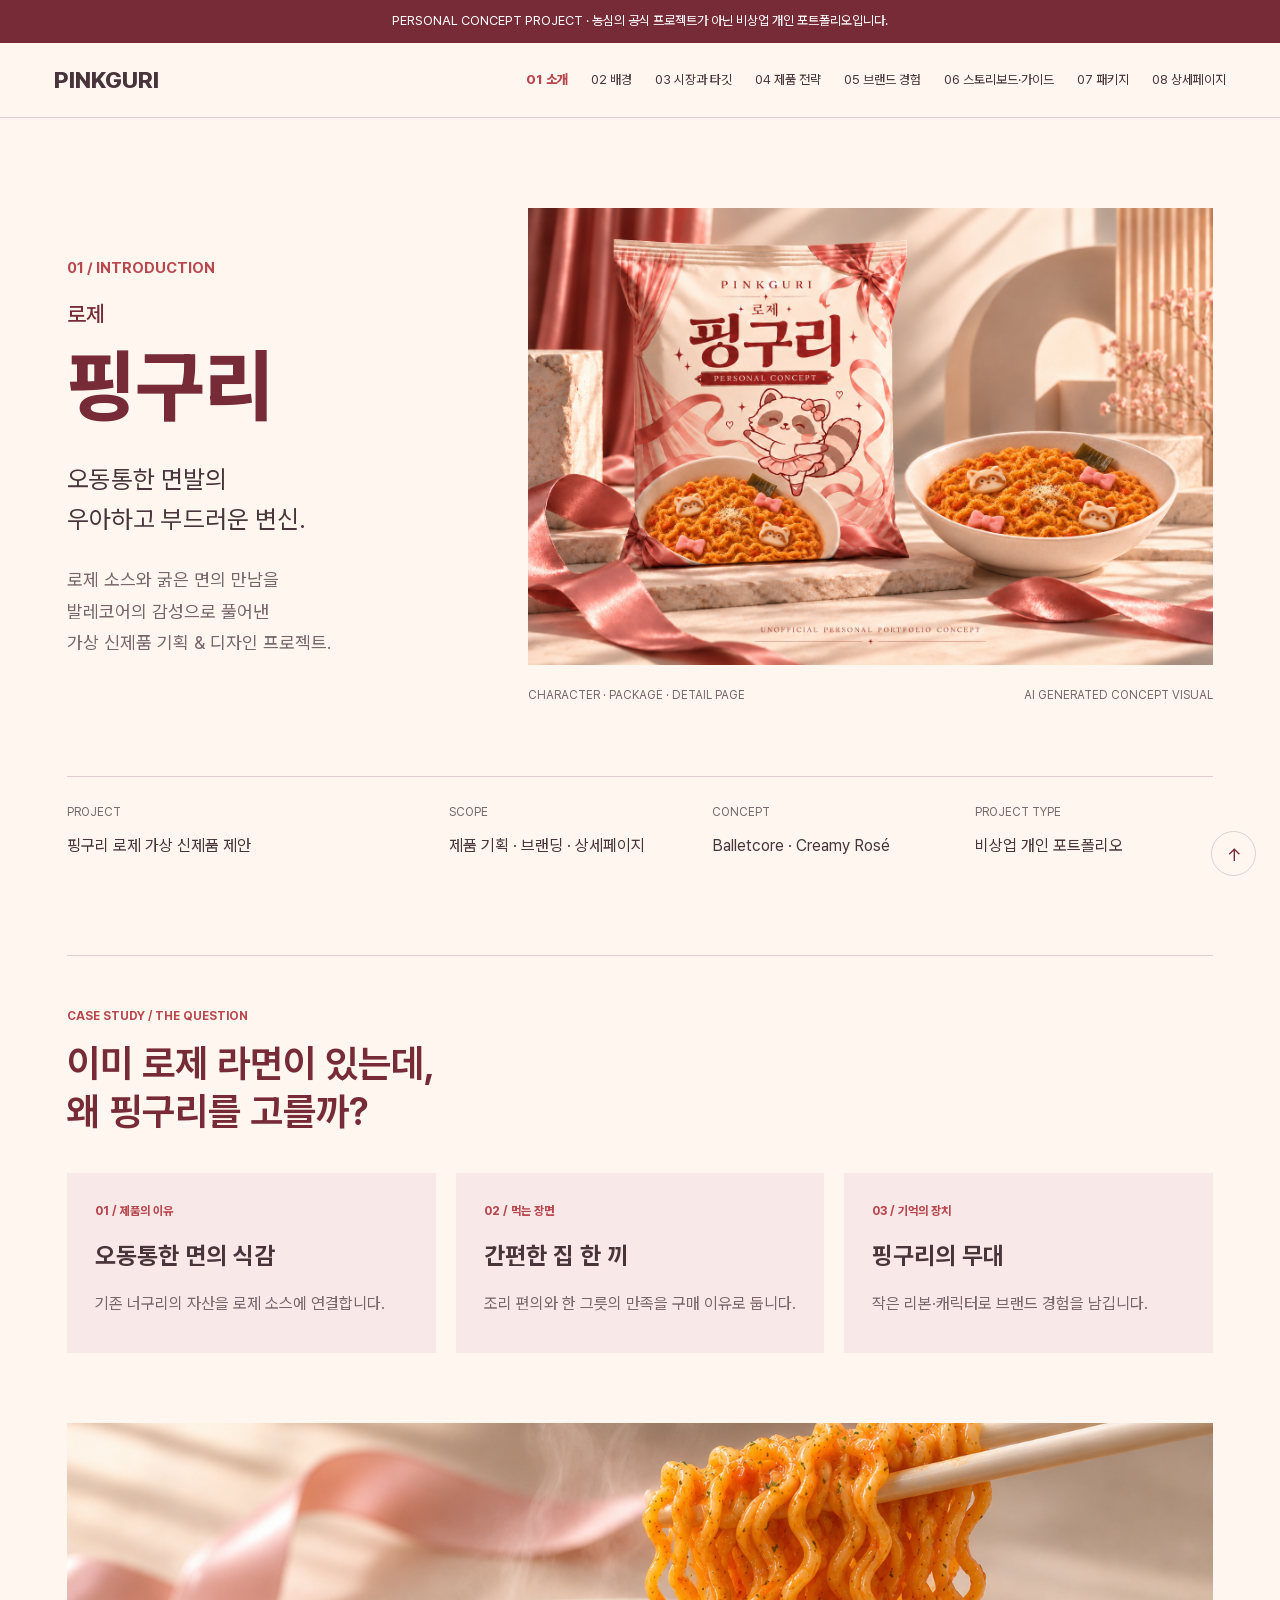
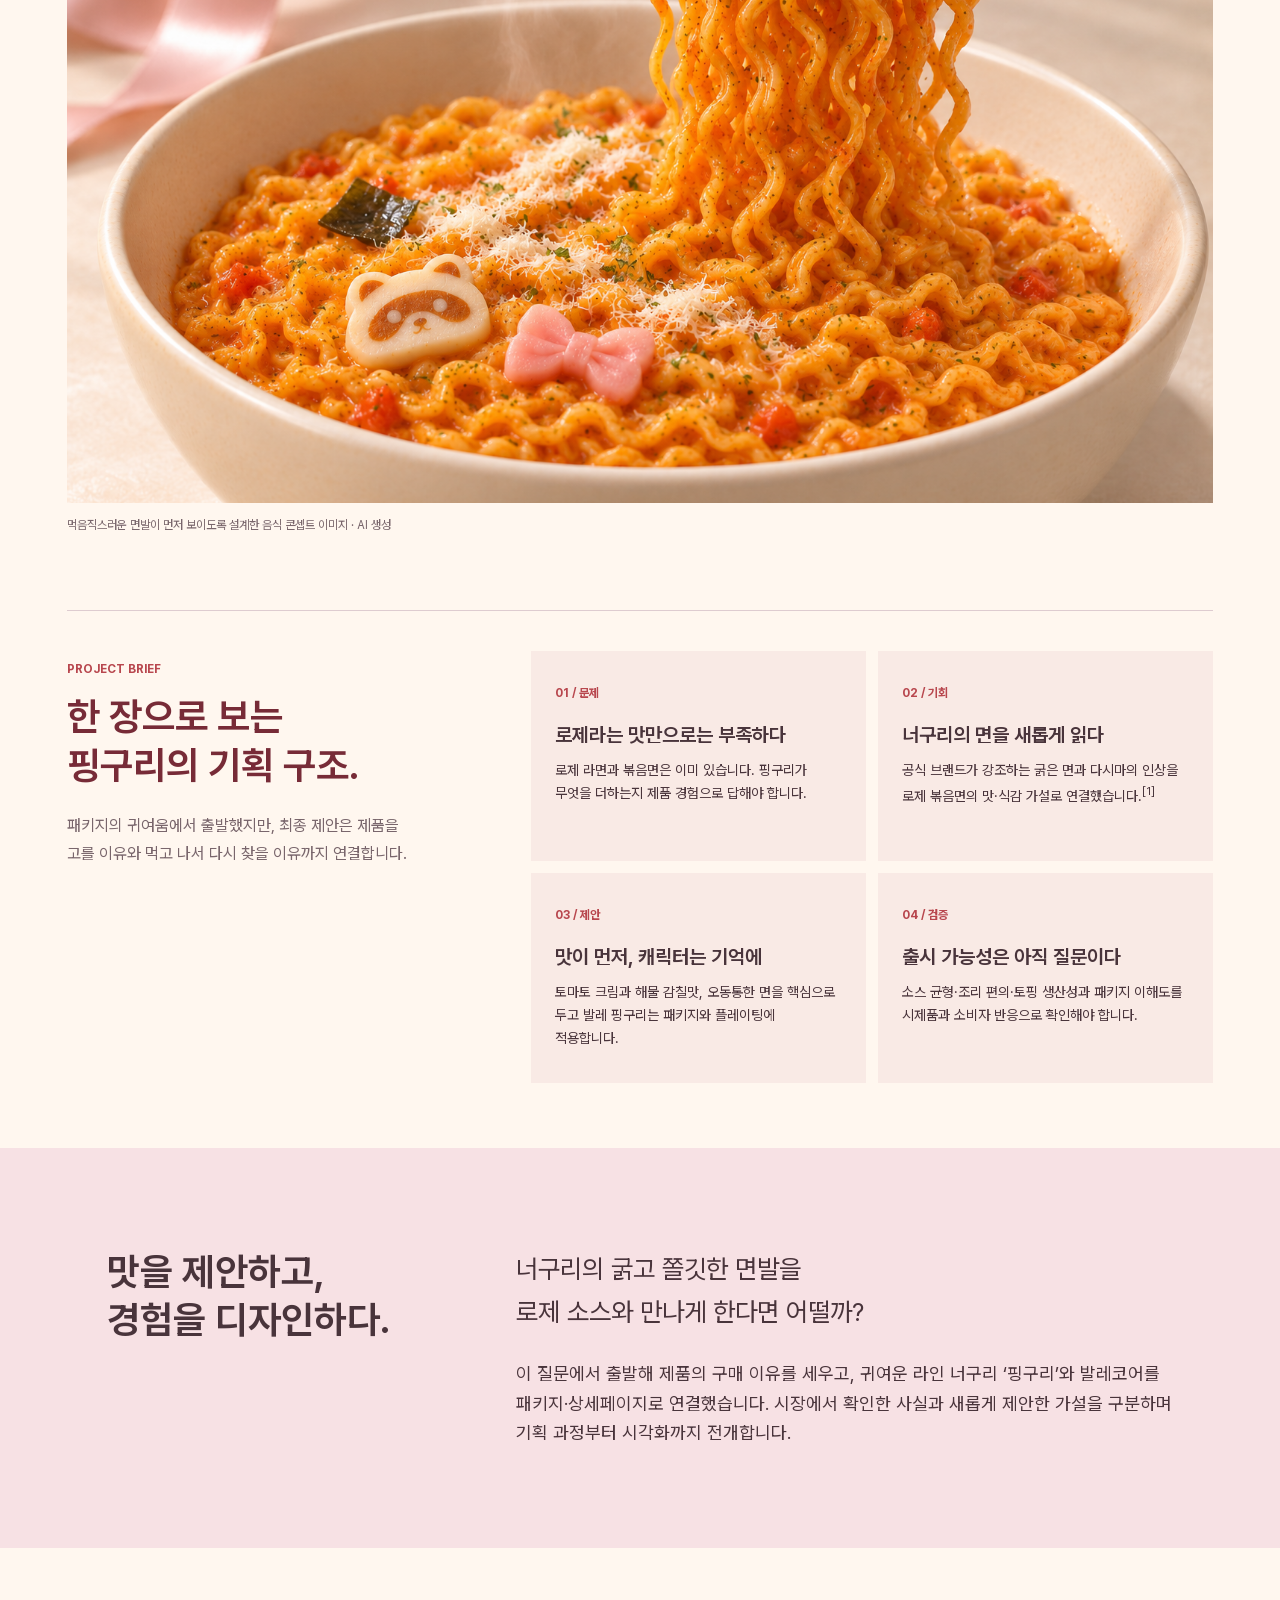
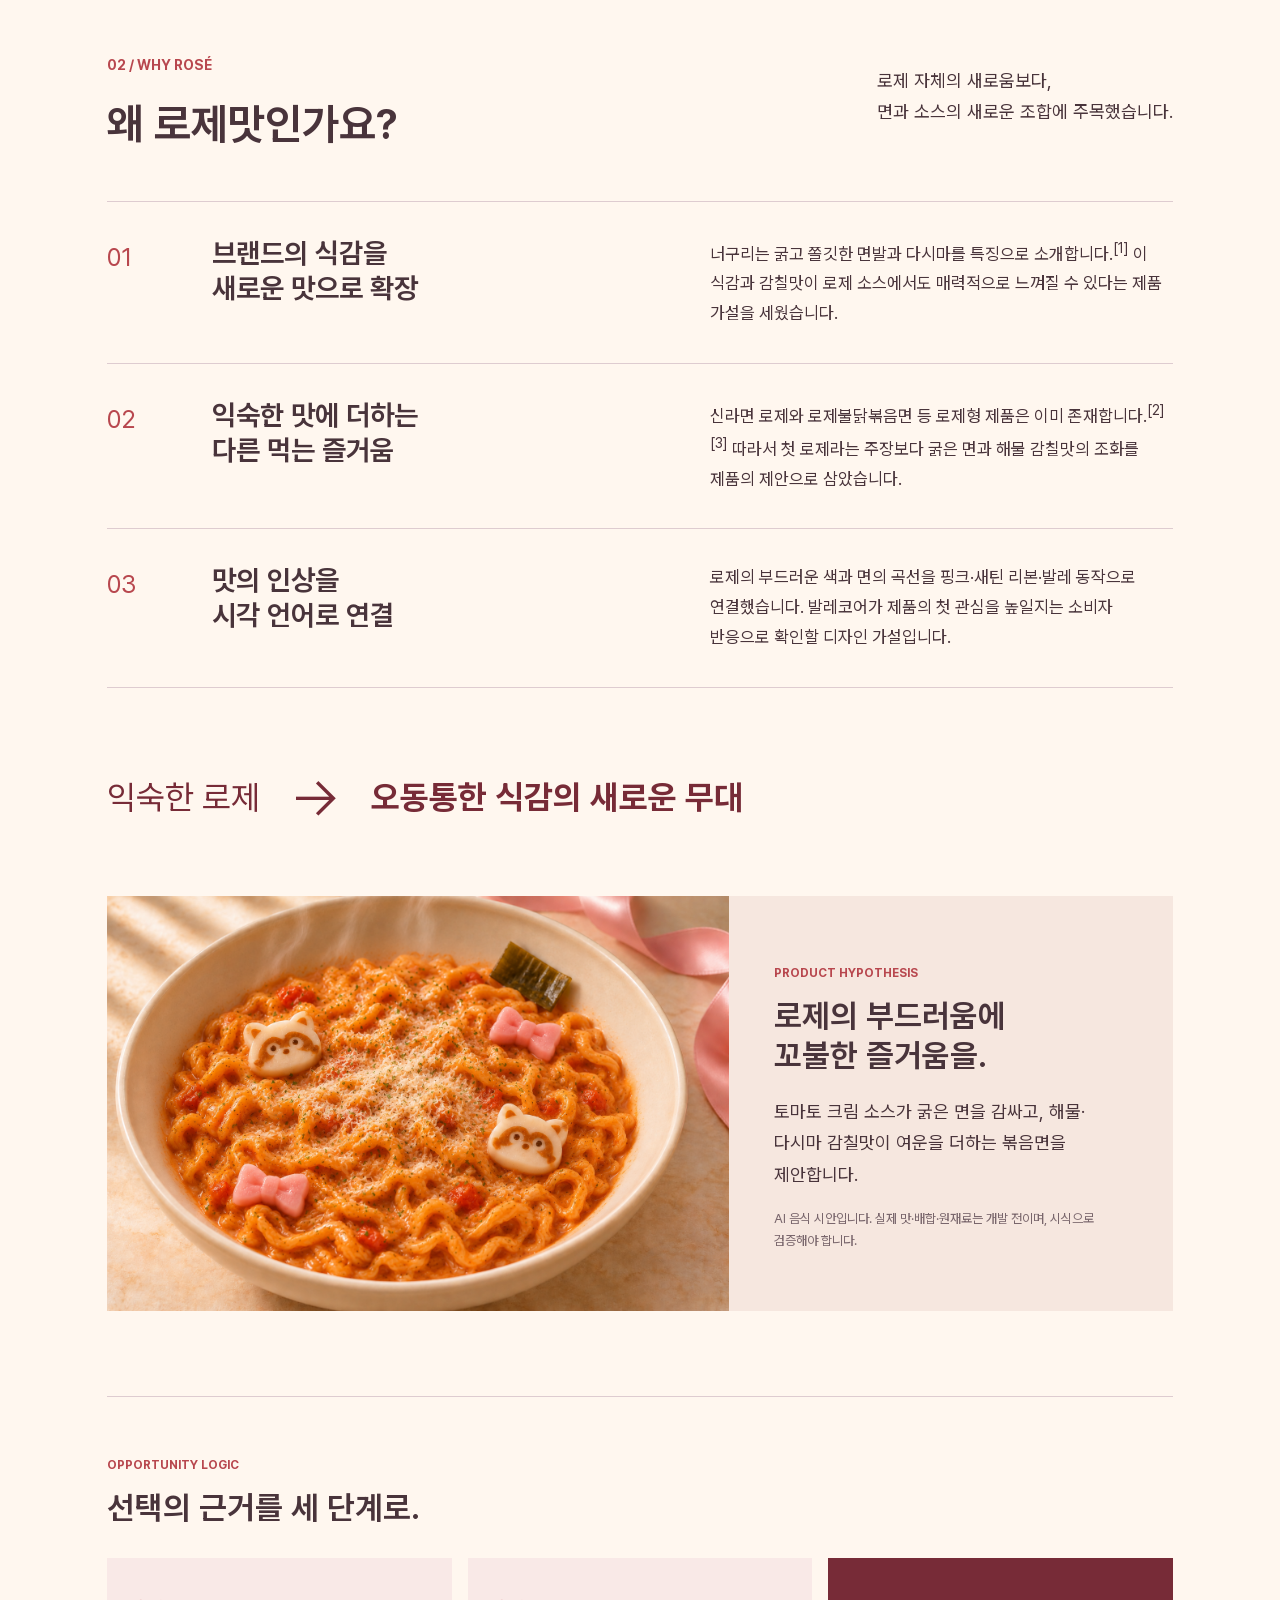
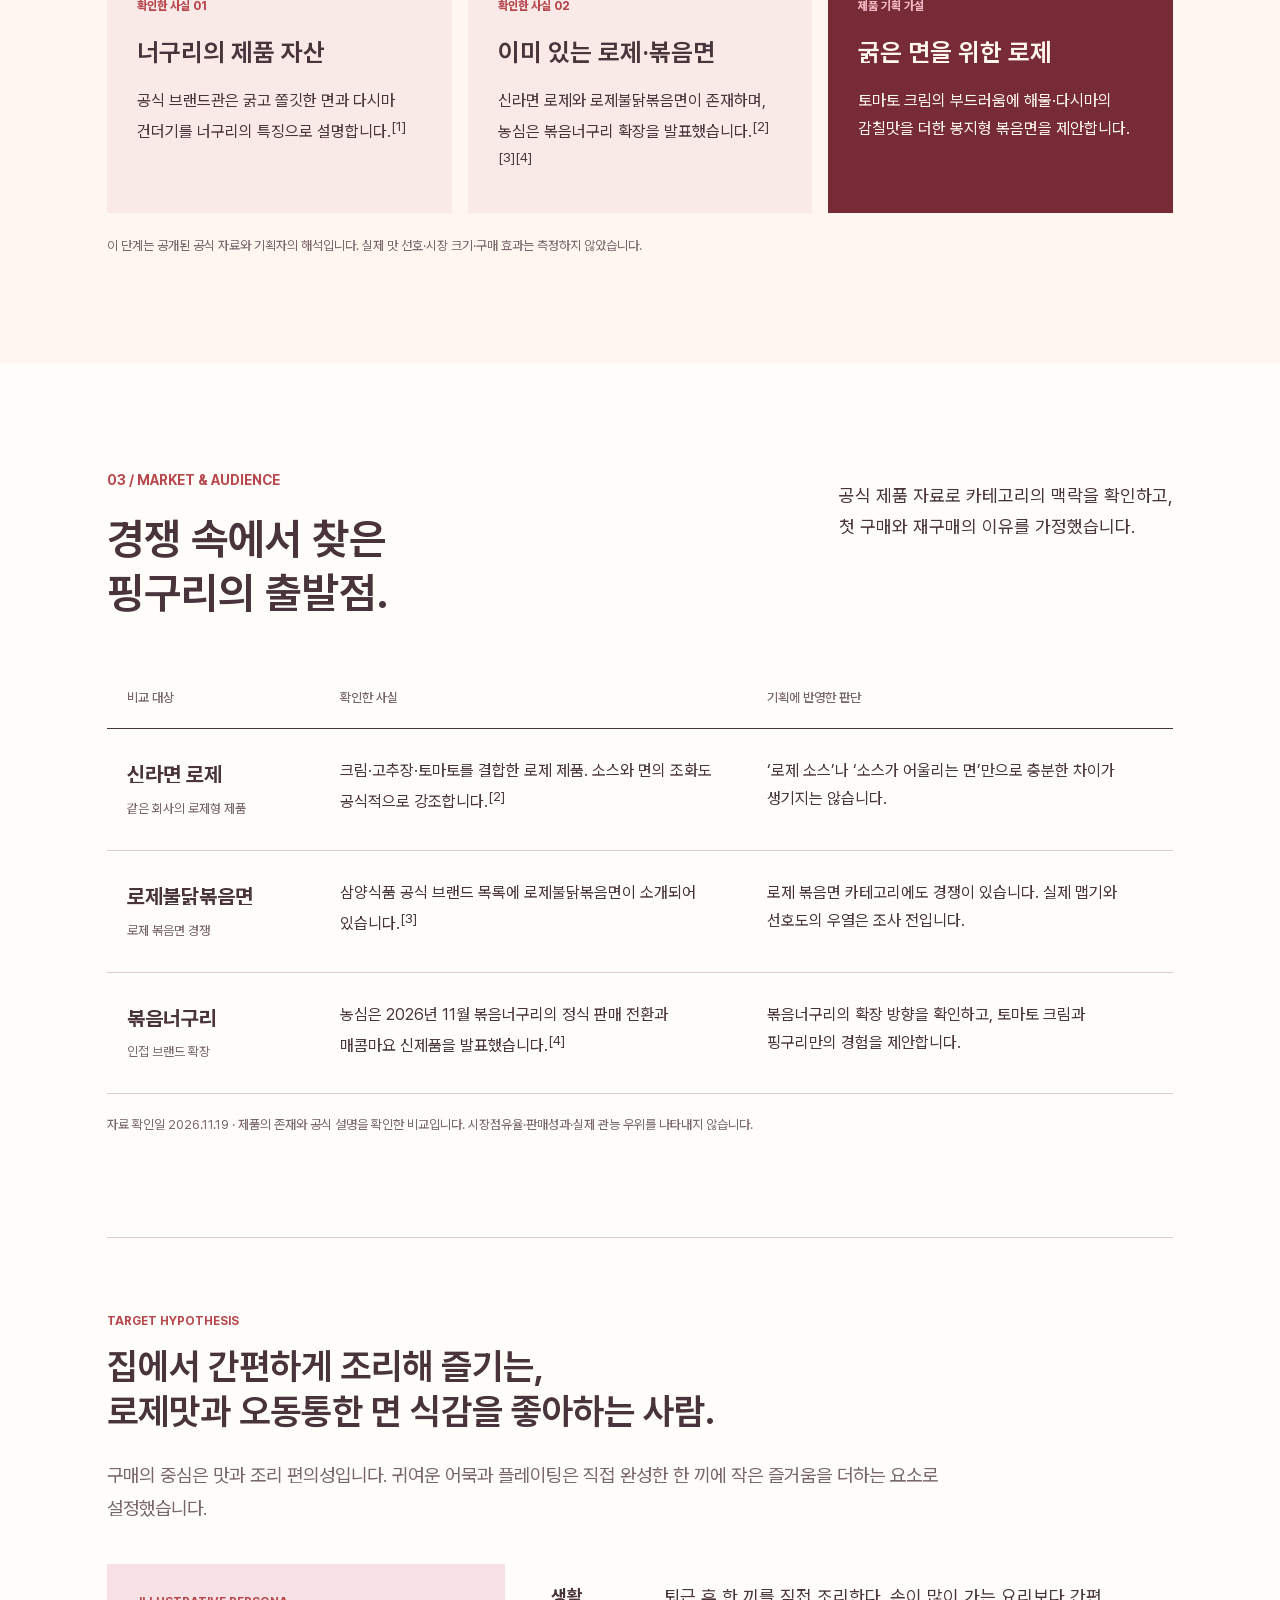
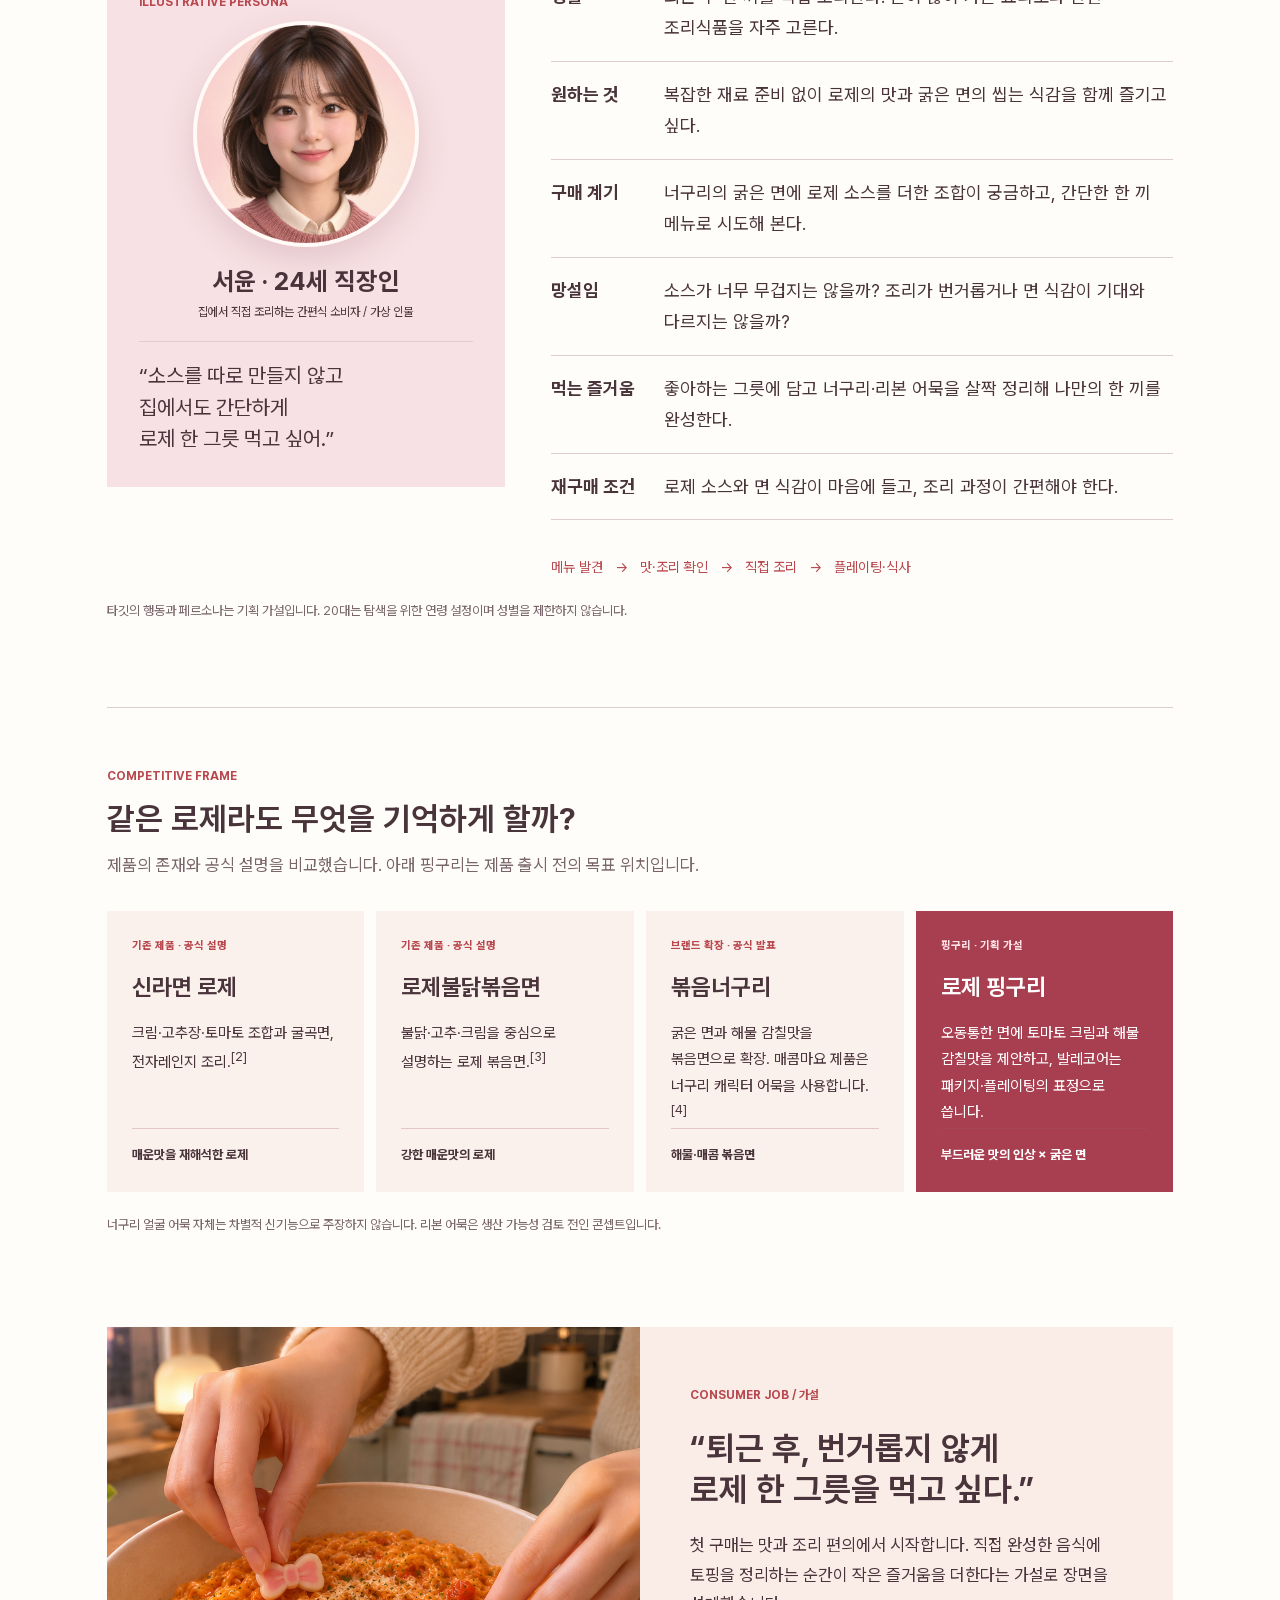
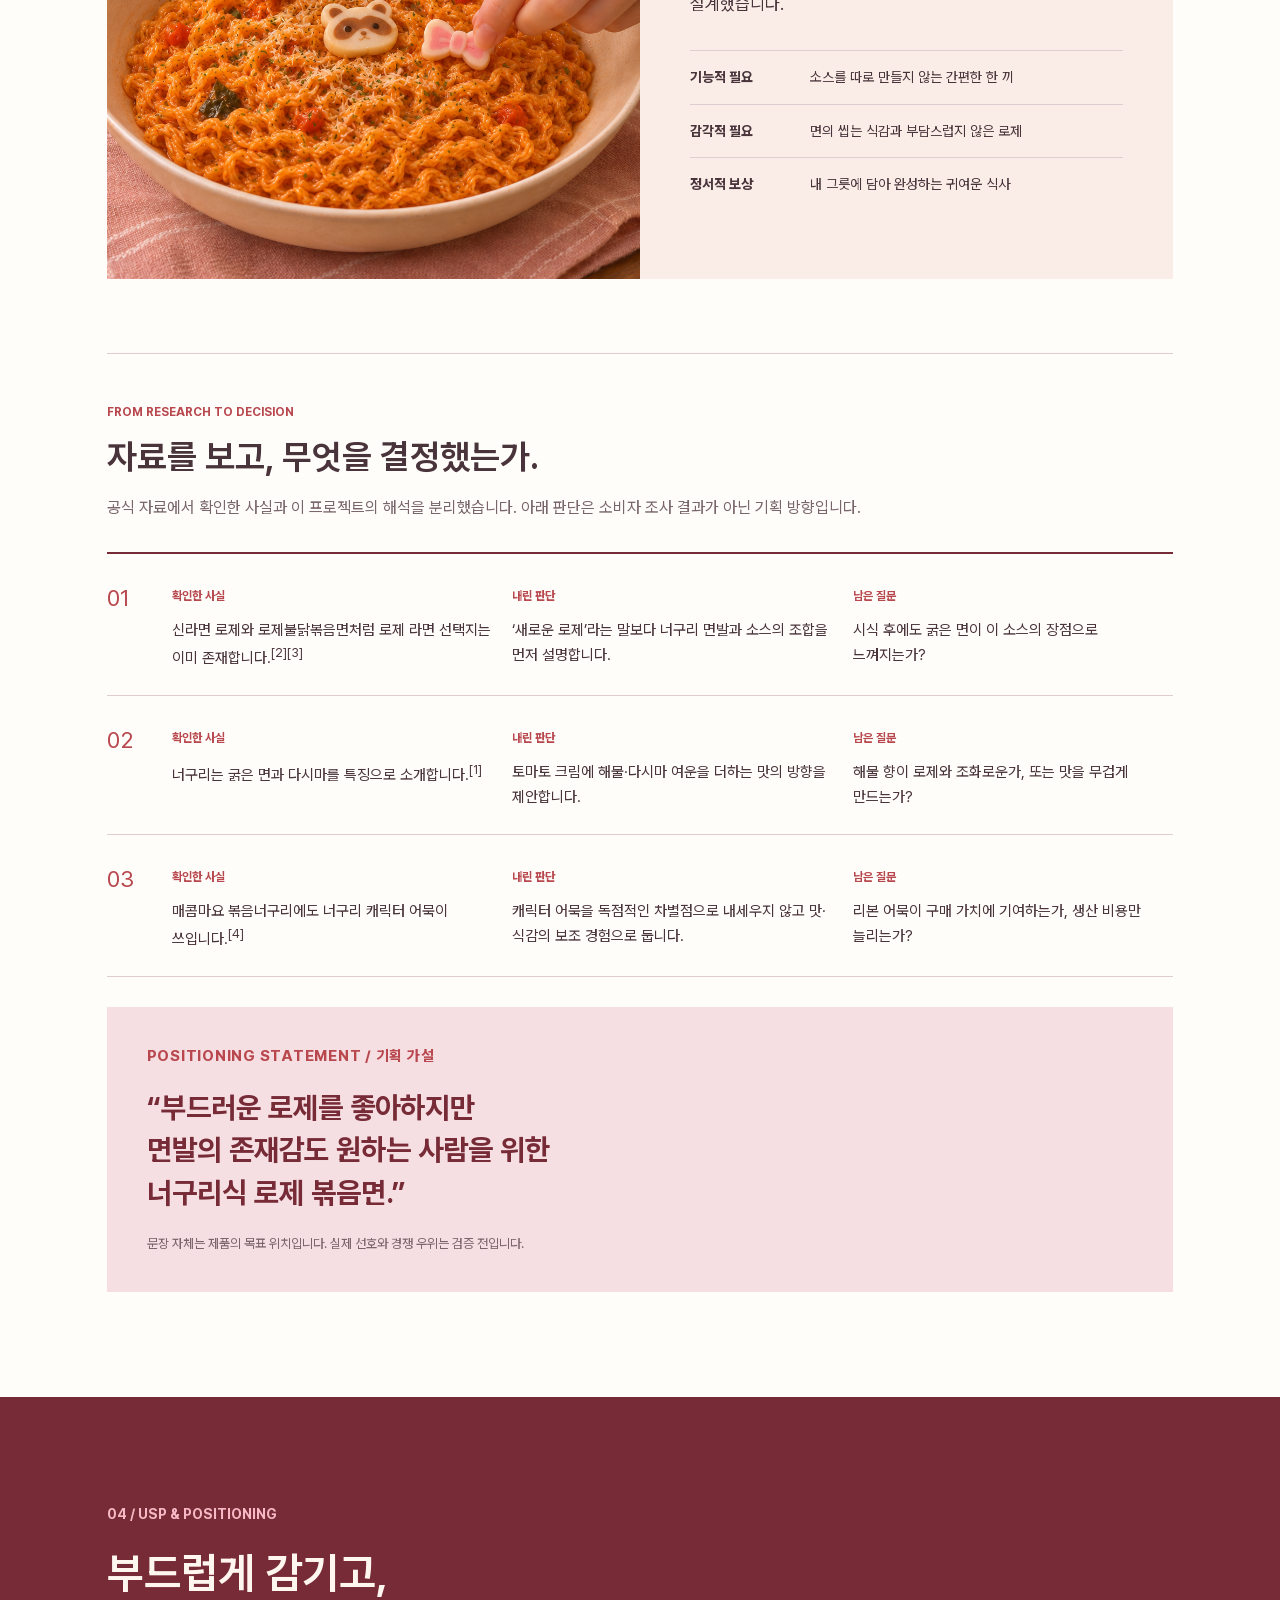
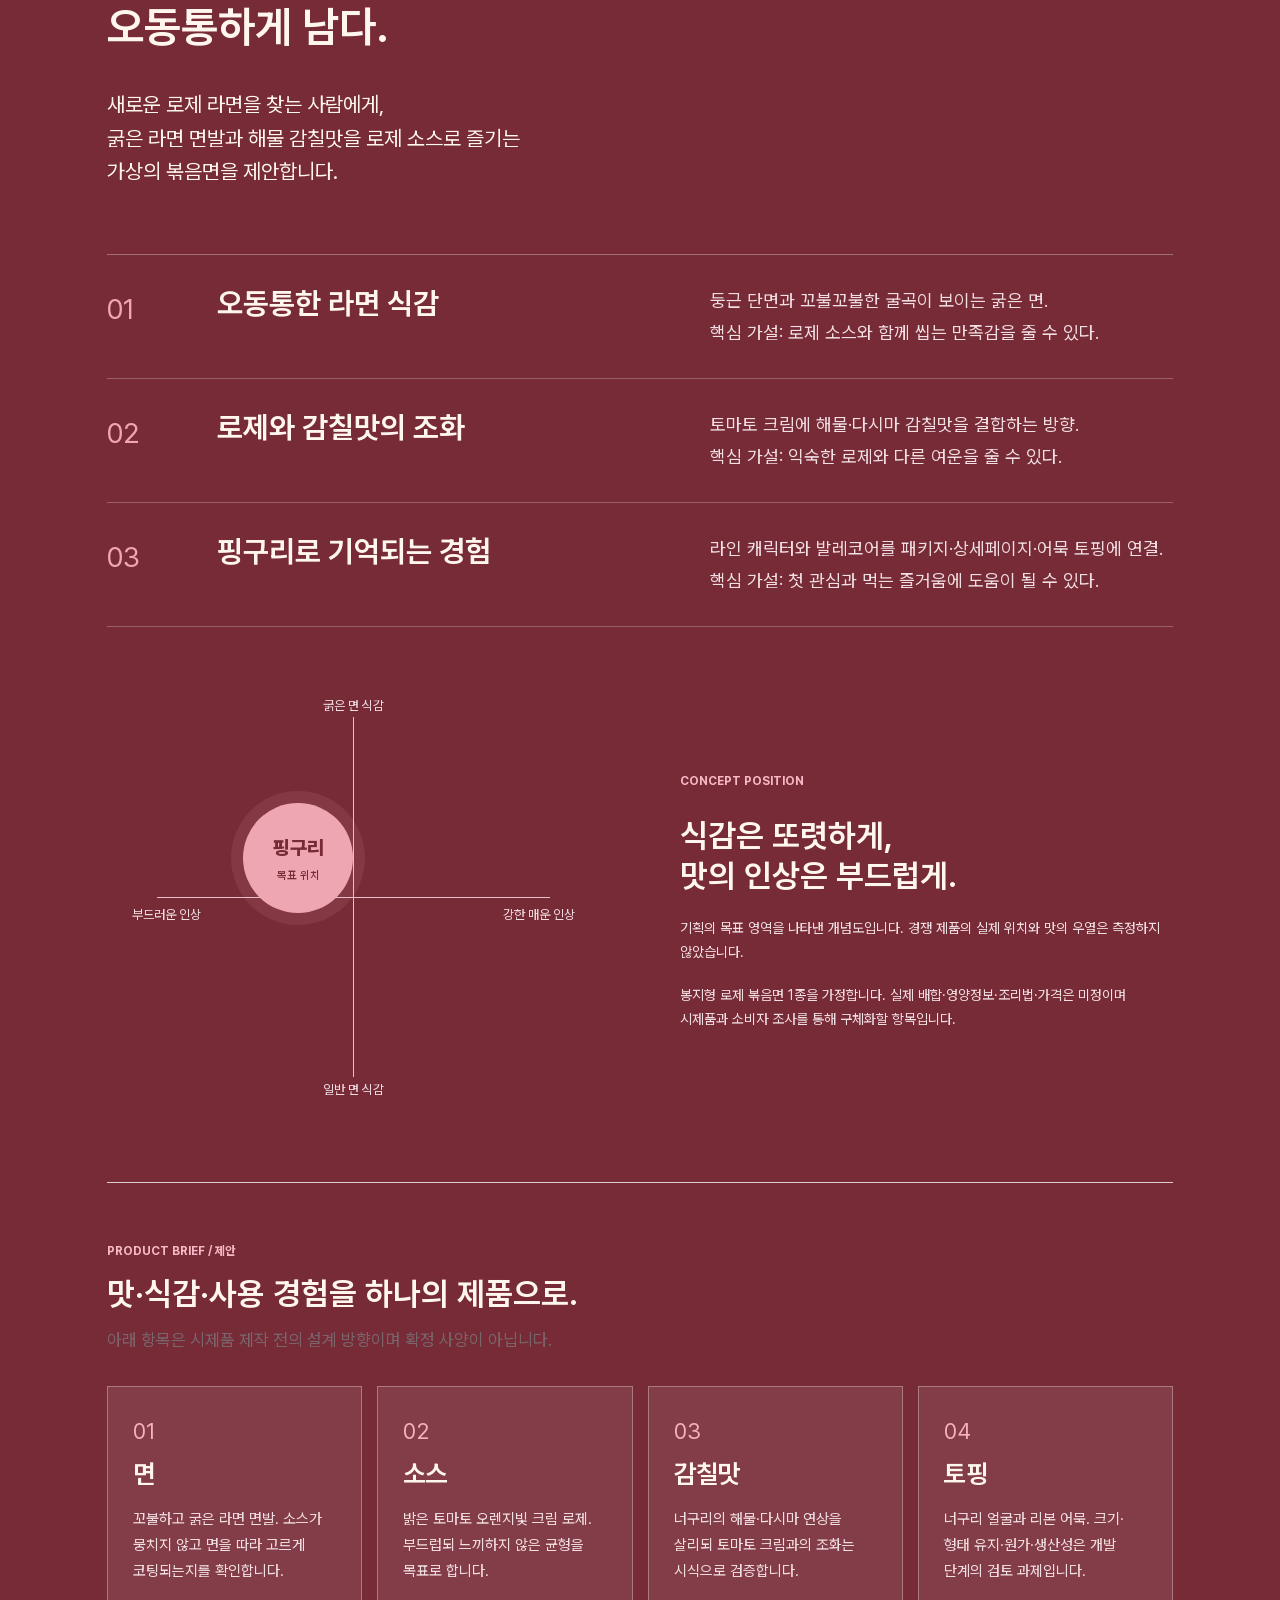
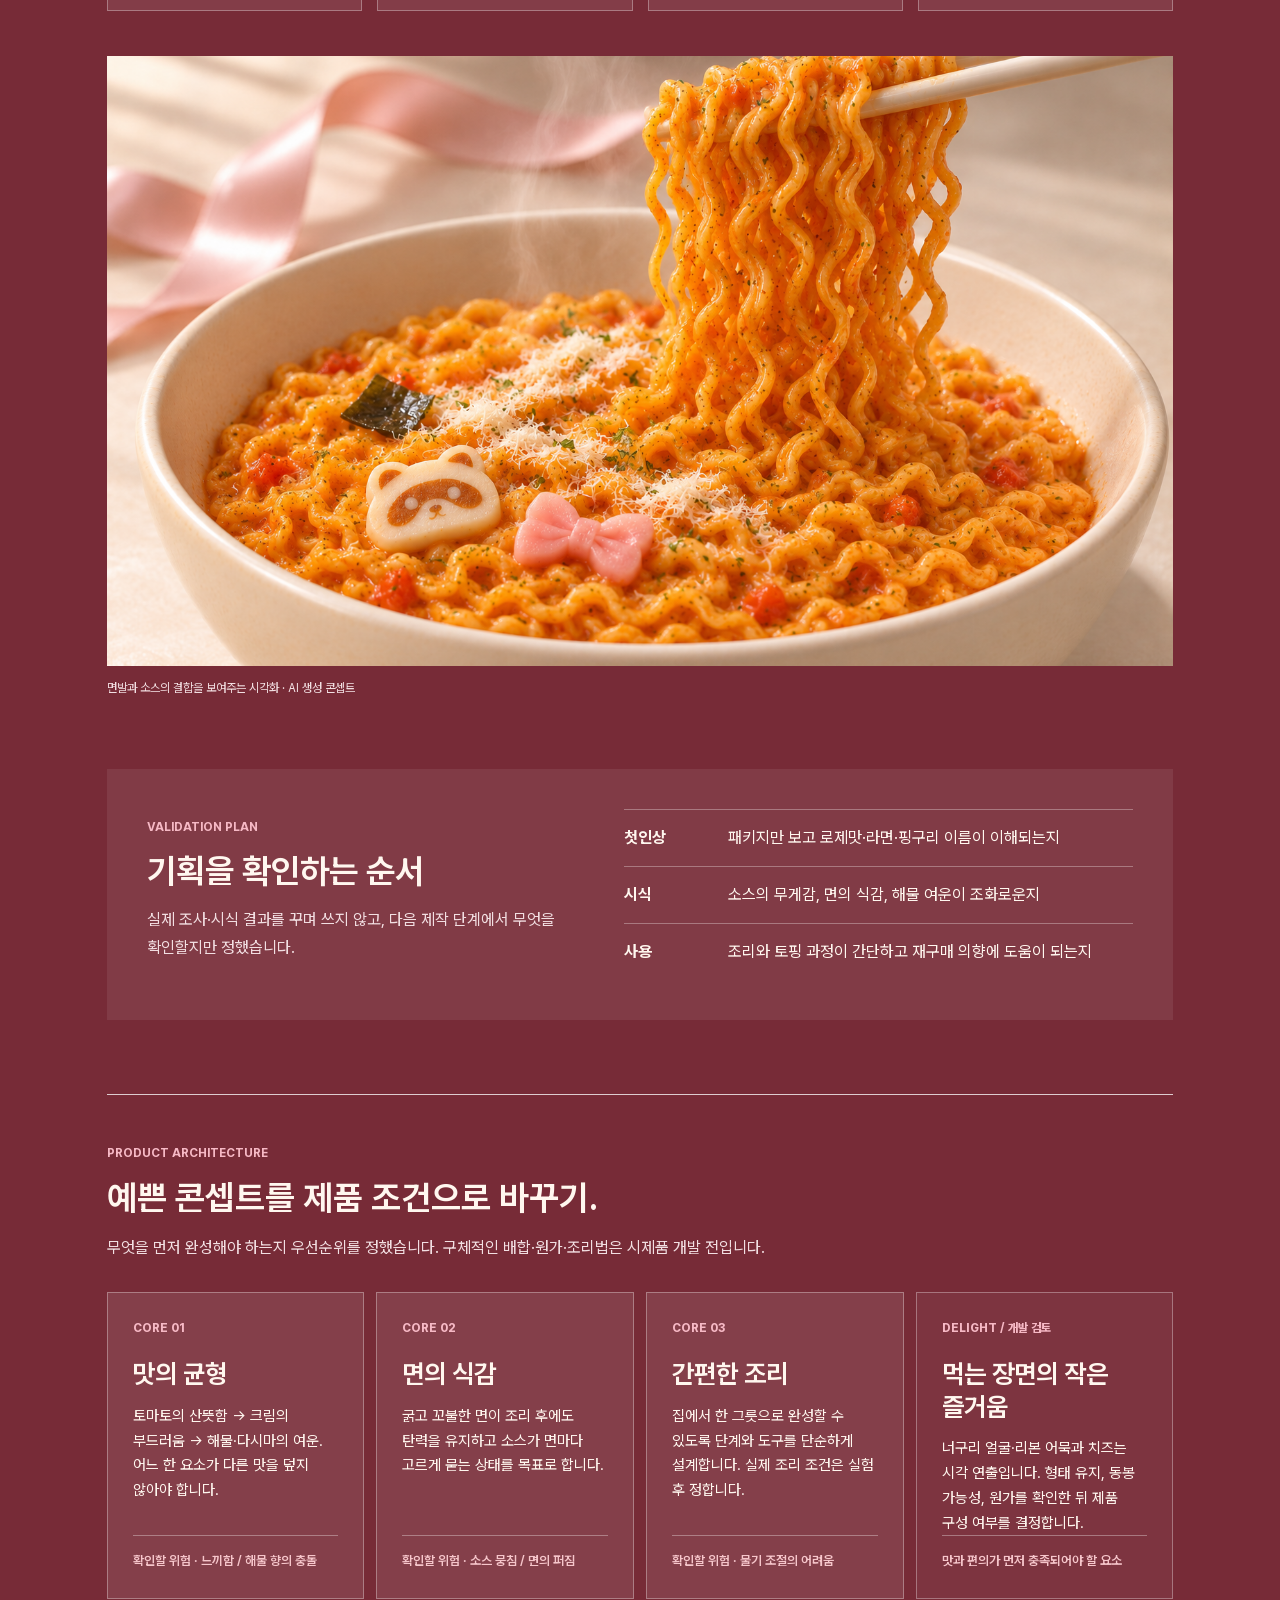
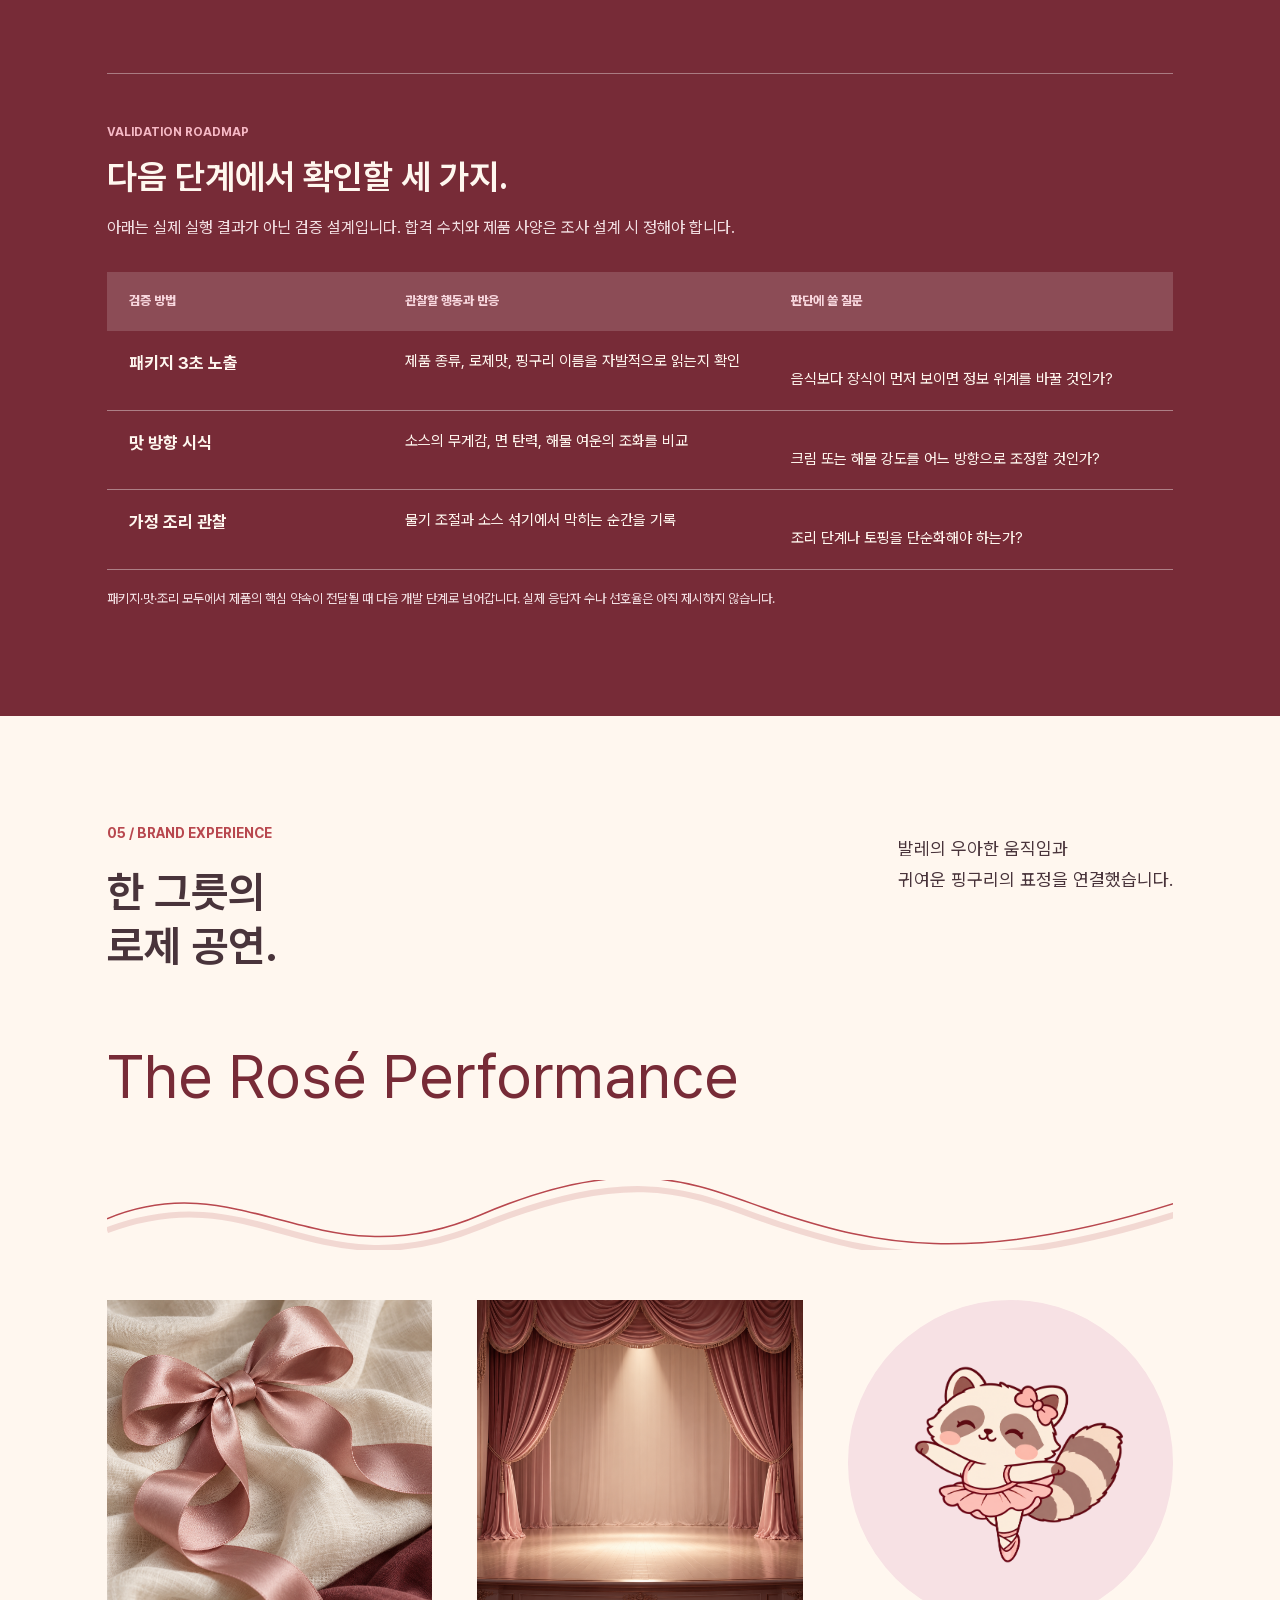
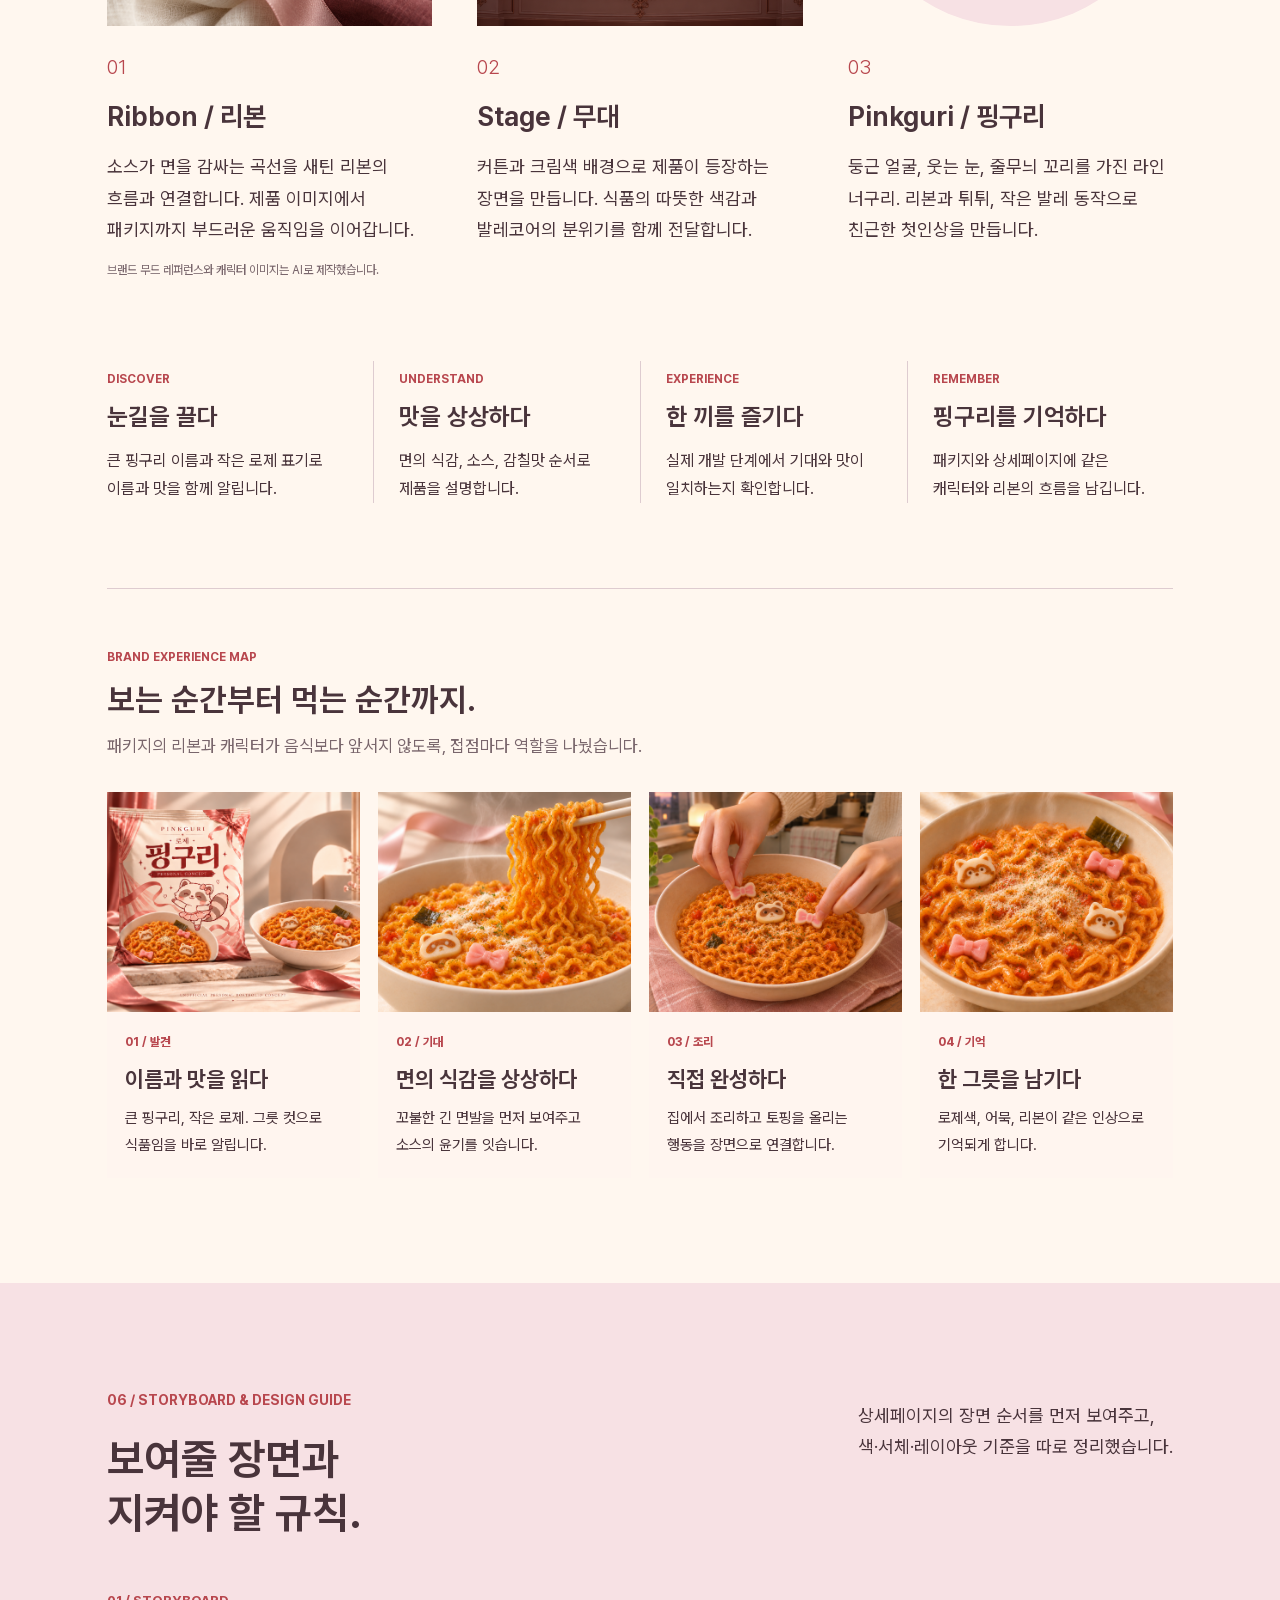
<file: pages/nongshim-neoguri.html>
<!doctype html>
<html lang="ko"><head><meta charset="utf-8"><meta name="viewport" content="width=device-width,initial-scale=1"><meta name="description" content="핑구리 로제 비상업 개인 포트폴리오. 제품 기획부터 발레코어 패키지와 상세페이지까지."><title>핑구리 로제 — 제품 기획 & 디자인 포트폴리오</title>
<style>
@font-face{font-family:Pretendard;src:url(../assets/nongshim-neoguri/nongshim-01-bc47e34e1012.woff2) format('woff2');font-weight:100 900;font-style:normal;font-display:swap}
:root{--cream:#fff7ef;--pink:#efa6b3;--blush:#f7e1e4;--red:#b8474e;--wine:#772b37;--ink:#49343b;--muted:#79666c;--line:#deccd0;--kelp:#5d6854}
*{box-sizing:border-box;letter-spacing:0em}html{scroll-behavior:smooth;scroll-padding-top:90px}body{margin:0;background:#e9dddf;color:var(--ink);font-family:Pretendard,sans-serif;font-size:18px;line-height:1.75;word-break:keep-all}button,a,input,textarea,select{font:inherit;letter-spacing:0em}button,a{-webkit-tap-highlight-color:transparent}a{color:inherit;text-underline-offset:5px}button{cursor:pointer}img{display:block;max-width:100%;height:auto}figure{margin:0}p,h1,h2,h3,h4{margin:0}h1,h2,h3,h4{line-height:1.25;font-weight:650}p+p{margin-top:18px}h1,h2,h3{word-break:keep-all}::selection{background:#efa6b3;color:#49343b}a:focus-visible,button:focus-visible,summary:focus-visible{outline:3px solid var(--red);outline-offset:5px}.skip{position:fixed;left:20px;top:-100px;z-index:100;background:white;padding:10px}.skip:focus{top:10px}.canvas{width:100%;max-width:1920px;margin:auto;background:var(--cream)}
.notice{text-align:center;background:var(--wine);color:#fff;padding:10px 24px;font-size:13px}.nav{position:sticky;top:0;z-index:20;display:flex;justify-content:space-between;align-items:center;gap:20px;padding:17px 4.2%;background:#fff7eff5;border-bottom:1px solid var(--line)}.wordmark{font-size:23px;font-weight:800;text-decoration:none;white-space:nowrap}.nav-links{display:flex;gap:23px;align-items:center;scrollbar-width:none}.nav-links::-webkit-scrollbar{display:none}.nav-links a{font-size:13px;text-decoration:none;white-space:nowrap}.nav-links a[aria-current=true]{color:var(--red);font-weight:800}.version{font-size:12px;border:1px solid var(--line);padding:2px 10px;border-radius:20px}.section{padding:130px 8.33%;scroll-margin-top:75px}.section-head{display:flex;gap:40px;justify-content:space-between;align-items:flex-start;margin-bottom:65px}.section-head h2{font-size:clamp(36px,3.35vw,64px)}.section-head .explain{max-width:450px;font-size:18px;padding-top:12px}.kicker{display:block;color:var(--red);font-size:14px;font-weight:700;margin-bottom:20px}.label{font-size:12px;font-weight:700;color:var(--red);display:inline-block;margin-bottom:12px}.body-large{font-size:clamp(21px,1.5vw,28px);line-height:1.6}.muted{color:var(--muted)}.tiny{font-size:13px;line-height:1.7}.caption{font-size:12px;color:var(--muted);margin-top:14px}.rule{height:1px;background:var(--line);margin:45px 0}.grid2{display:grid;grid-template-columns:1fr 1fr;gap:80px}.grid3{display:grid;grid-template-columns:repeat(3,1fr);gap:40px}
/* 01 Introduction */
.hero{padding:90px 5.2% 65px;overflow:hidden}.hero-grid{display:grid;grid-template-columns:.8fr 1.35fr;gap:55px;align-items:center}.hero .kicker{font-size:15px}.hero h1{font-size:clamp(72px,6.2vw,120px);font-weight:800;line-height:1.1;color:var(--wine)}.hero h1 small{font-size:22px;display:block;font-weight:500;margin-bottom:16px}.hero .intro-copy{font-size:25px;margin-top:30px;line-height:1.6}.hero-img{border-radius:0;overflow:visible}.hero-img img{width:100%;border-radius:0}.hero-caption{display:flex;justify-content:space-between;gap:20px;margin-top:20px;font-size:12px;color:var(--muted)}.hero-meta{margin-top:70px;display:grid;grid-template-columns:1.5fr 1fr 1fr 1fr;border-top:1px solid var(--line);padding-top:25px;gap:25px}.hero-meta dt{font-size:12px;color:var(--muted);margin-bottom:9px}.hero-meta dd{margin:0;font-size:16px}.intro-statement{padding:100px 8.33%;background:var(--blush);display:grid;grid-template-columns:1fr 2fr;gap:80px}.intro-statement h2{font-size:38px}.intro-statement p{font-size:26px;line-height:1.65}.ribbon-line{height:70px;display:block;width:100%;color:var(--red)}
/* 02 Why rosé */
.reason-list{margin-top:45px;border-top:1px solid var(--line)}.reason{display:grid;grid-template-columns:70px 1fr 1fr;gap:35px;border-bottom:1px solid var(--line);padding:34px 0}.reason .num{font-size:25px;color:var(--red)}.reason h3{font-size:28px}.reason p{font-size:17px}.thesis{margin-top:70px;display:flex;gap:30px;align-items:center;color:var(--wine);font-size:clamp(26px,2.6vw,48px);line-height:1.4}.thesis .arrow{font-size:56px;font-weight:300}.food-band{margin-top:60px;display:grid;grid-template-columns:1.4fr 1fr;align-items:center;background:#f6e7df}.food-band .food-copy{padding:45px}.food-band h3{font-size:32px;margin-bottom:20px}
/* 03 Research & audience */
.research{background:#fffdf9}.research-table{width:100%;border-collapse:collapse;table-layout:fixed;font-size:16px}.research-table th{text-align:left;color:var(--muted);font-size:13px;font-weight:500;padding:18px 20px;border-bottom:1px solid var(--ink)}.research-table td{padding:28px 20px;border-bottom:1px solid var(--line);vertical-align:top}.research-table th:first-child{width:20%}.research-table th:nth-child(2){width:40%}.research-table strong{font-size:21px}.research-note{margin-top:20px;font-size:13px;color:var(--muted)}.audience{margin-top:100px;padding-top:65px;border-top:1px solid var(--line)}.audience-title{font-size:36px;margin-bottom:35px}.persona{display:grid;grid-template-columns:.9fr 1.1fr;gap:80px}.persona-left{background:var(--blush);padding:55px;position:relative}.persona-age{font-size:80px;line-height:1;color:var(--wine);margin:20px 0}.persona-name{font-size:30px;font-weight:700}.quote{font-size:28px;line-height:1.55;margin-top:32px}.persona-right dl{margin:0}.persona-right dl div{padding:22px 0;border-bottom:1px solid var(--line);display:grid;grid-template-columns:95px 1fr;gap:18px}.persona-right dt{font-weight:700}.persona-right dd{margin:0}.journey{margin-top:35px;display:flex;gap:12px;align-items:center;flex-wrap:wrap;font-size:14px;color:var(--red)}
/* 04 Product */
.position{background:var(--wine);color:var(--cream)}.position .kicker,.position .label{color:#f6b9c5}.position .section-head{margin-bottom:35px}.position .body-large{max-width:1050px}.usp-list{margin-top:65px;border-top:1px solid #ffffff50}.usp-row{display:grid;grid-template-columns:80px 1fr 1fr;gap:30px;border-bottom:1px solid #ffffff40;padding:30px 0}.usp-row .n{color:var(--pink);font-size:28px}.usp-row h3{font-size:30px}.usp-row p{color:#f1dfe3}.position-bottom{display:grid;grid-template-columns:1fr 1fr;gap:80px;margin-top:70px;align-items:center}.position-map{height:360px;position:relative;margin:20px 50px}.position-map .axis-x{position:absolute;top:50%;left:0;right:0;border-top:1px solid #e9c0c8}.position-map .axis-y{position:absolute;left:50%;top:0;bottom:0;border-left:1px solid #e9c0c8}.axis-label{position:absolute;font-size:13px;color:#f1dfe3}.map-top{top:-22px;left:50%;transform:translateX(-50%)}.map-bottom{bottom:-25px;left:50%;transform:translateX(-50%)}.map-left{top:52%;left:-25px}.map-right{top:52%;right:-25px}.map-dot{position:absolute;left:22%;top:24%;background:var(--pink);color:var(--wine);width:110px;height:110px;border-radius:50%;display:flex;flex-direction:column;align-items:center;justify-content:center;font-size:20px;font-weight:800;box-shadow:0 0 0 12px #efa6b31a}.map-dot small{font-size:11px;font-weight:500}.position-small{font-size:14px;color:#f1dfe3}.position-bottom h3{font-size:32px;margin:12px 0 20px}
/* 05 Brand */
.brand-line{font-size:clamp(40px,4.8vw,92px);color:var(--wine);margin-bottom:50px}.brand-concepts{display:grid;grid-template-columns:repeat(3,1fr);gap:45px;margin-top:50px}.brand-concepts article{border-top:1px solid var(--red);padding-top:25px}.brand-concepts h3{font-size:27px;margin-bottom:20px}.brand-symbol{height:65px;font-size:45px;color:var(--red);font-weight:300}.brand-experience{margin-top:80px;display:grid;grid-template-columns:repeat(4,1fr);gap:0}.brand-experience article{padding:0 25px;border-left:1px solid var(--line)}.brand-experience article:first-child{padding-left:0;border:0}.brand-experience h4{font-size:24px;margin-bottom:15px}.brand-experience p{font-size:16px}
/* 06 Guide */
.guide{background:var(--blush)}.story{display:grid;grid-template-columns:repeat(4,1fr);gap:20px}.story article{padding:26px 22px;background:#fff7ef80;min-height:245px}.story .step{color:var(--red);font-size:12px;margin-bottom:25px}.story h3{font-size:23px;margin-bottom:15px}.story p{font-size:15px}.wire{height:85px;display:flex;gap:8px;align-items:center;margin-bottom:20px;opacity:.7}.wire span{display:block;background:#b8474e20;border:1px solid #b8474e55}.wire .block{width:45%;height:100%}.wire .lines{width:55%;height:45%;border:0;background:repeating-linear-gradient(0deg,#b8474e44 0 3px,transparent 3px 13px)}.wire .round{width:70px;height:70px;border-radius:50%}.guide-subhead{margin:70px 0 30px;font-size:32px}.swatches{display:flex;height:225px}.swatch{padding:25px;display:flex;flex-direction:column;justify-content:space-between;flex:1;font-size:14px}.swatch:first-child{flex:1.4}.swatch b{font-size:22px}.type-guide{display:grid;grid-template-columns:1.2fr 1fr;gap:65px;margin-top:45px}.type-big{font-size:76px;line-height:1.2;font-weight:700;color:var(--wine)}.type-spec{border-top:1px solid var(--line);padding-top:23px}.type-spec p{font-size:16px}.type-scale{display:flex;gap:28px;align-items:baseline;margin-top:25px}.type-scale b{font-size:35px}.type-scale span{font-size:24px}.guide-rules{display:grid;grid-template-columns:repeat(3,1fr);gap:35px;margin-top:50px;border-top:1px solid var(--line);padding-top:30px;font-size:15px}.guide-rules h4{font-size:19px;margin-bottom:12px}
/* 07 Packaging */
.package .section-head{margin-bottom:45px}.package-showcase{background:#f6e8da}.package-showcase img{width:100%}.package-notes{display:grid;grid-template-columns:repeat(3,1fr);gap:40px;margin-top:40px}.package-notes h3{font-size:24px;margin-bottom:15px}.package-notes p{font-size:16px}.asset-status{display:flex;align-items:center;gap:10px;font-size:13px;margin-top:20px}.asset-status i{width:7px;height:7px;background:var(--kelp);border-radius:50%}
/* 08 Actual detail page */
.detail-section{background:#e9d8dc;padding-bottom:100px}.detail-section>.section-head{padding:0}.detail-page{max-width:1200px;margin:auto;background:var(--cream);box-shadow:0 30px 90px #49343b14}.detail-notice{text-align:center;padding:13px 20px;background:var(--wine);color:var(--cream);font-size:12px}.detail-hero{text-align:center;padding:75px 0 0;overflow:hidden}.detail-hero .flavor{font-size:25px;color:var(--red)}.detail-hero h3{font-size:clamp(80px,7vw,135px);color:var(--wine);font-weight:800;line-height:1.2}.detail-hero .tagline{font-size:26px;color:var(--wine);margin:20px 0 45px}.detail-hero img{width:100%}.detail-head{font-size:clamp(32px,3.3vw,56px);line-height:1.4;color:var(--wine);font-weight:700}.detail-block{padding:90px 9%;text-align:center}.detail-block p{max-width:680px;margin:25px auto 0}.detail-index{font-size:13px;color:var(--red);display:block;margin-bottom:25px}.detail-taste{background:#f8dce0}.taste-list{display:grid;grid-template-columns:repeat(3,1fr);gap:25px;margin-top:50px}.taste-list article{border-top:1px solid #b8474e55;padding-top:24px}.taste-list b{display:block;font-size:28px;color:var(--red);margin-bottom:15px}.taste-list h4{font-size:24px}.taste-list p{font-size:15px;margin-top:15px}.detail-character{background:var(--wine);color:var(--cream)}.detail-character .detail-head,.detail-character .detail-index{color:var(--cream)}.detail-character figure{margin-top:45px}.detail-end{background:#f1c0c9}.detail-end p{font-size:17px}.detail-legal{padding:25px 7%;font-size:12px;color:var(--muted)}.detail-note{max-width:1200px;margin:25px auto 0;font-size:13px;color:var(--muted)}
/* Appendix */
.closing{padding:90px 8.33%;background:#72263d;color:var(--cream)}.closing h2{font-size:40px;margin-bottom:25px}.closing .body-large{max-width:1000px}.closing-grid{display:grid;grid-template-columns:1fr 1fr;gap:80px;margin-top:60px}.closing h3{font-size:23px;margin-bottom:20px}.closing p,.closing li{font-size:15px;color:#e6d9dc}.closing ul{padding-left:20px}.sources a{display:block;margin-bottom:10px;font-size:14px;color:#e6d9dc}.closing details{margin-top:35px;border-top:1px solid #ffffff40;padding-top:20px}.closing summary{cursor:pointer;font-size:14px}.closing pre{font-family:Pretendard,sans-serif;font-size:12px;white-space:pre-wrap;color:#dccbd0;max-height:240px;overflow:auto}.copyright{font-size:12px;margin-top:70px;display:flex;justify-content:space-between;gap:30px;border-top:1px solid #ffffff40;padding-top:20px}.back-top{position:fixed;bottom:24px;right:24px;border:1px solid var(--line);background:var(--cream);color:var(--wine);width:45px;height:45px;border-radius:50%;text-decoration:none;text-align:center;line-height:45px;z-index:25}.progress{position:fixed;top:0;left:0;width:0;height:3px;background:var(--red);z-index:100}
@media(min-width:1920px){body{font-size:19px}}
@media(max-width:1200px){.nav-links{gap:14px}.nav-links a{font-size:11px}.section{padding:95px 6%}.hero-grid{gap:30px;grid-template-columns:.85fr 1.15fr}.hero .intro-copy{font-size:21px}.section-head .explain{max-width:350px;font-size:16px}.grid2,.persona,.position-bottom{gap:40px}.story{grid-template-columns:repeat(2,1fr)}.swatch{padding:20px 15px}.type-big{font-size:58px}}
@media(max-width:800px){body{font-size:16px}.nav{padding:14px 20px;flex-wrap:wrap;gap:6px}.wordmark{font-size:20px}.nav-links{order:3;width:100%;overflow-x:auto;gap:22px;padding:9px 0 3px}.nav-links a{font-size:12px}.notice{font-size:10px}.section{padding:75px 24px}.hero{padding:50px 24px}.hero-grid,.grid2,.persona,.position-bottom,.type-guide,.closing-grid{grid-template-columns:1fr;gap:35px}.hero h1{font-size:80px}.hero-img{border-radius:0}.hero .intro-copy{font-size:22px}.hero-meta{grid-template-columns:1fr 1fr;margin-top:45px}.hero-caption{font-size:10px;flex-wrap:wrap}.intro-statement{padding:65px 24px;grid-template-columns:1fr;gap:25px}.intro-statement h2{font-size:28px}.intro-statement p{font-size:22px}.section-head{display:block;margin-bottom:40px}.section-head h2{font-size:34px}.section-head .explain{padding-top:25px;max-width:none}.reason{grid-template-columns:35px 1fr;gap:15px}.reason h3{font-size:24px}.reason p{grid-column:2;font-size:16px}.thesis{font-size:25px;gap:18px}.thesis .arrow{font-size:35px}.food-band{grid-template-columns:1fr}.food-band .food-copy{padding:30px}.research-table{font-size:12px}.research-table td,.research-table th{padding:15px 9px}.research-table strong{font-size:16px}.research-table th:first-child{width:24%}.audience{margin-top:60px;padding-top:40px}.persona-left{padding:30px}.persona-age{font-size:60px}.quote{font-size:24px}.usp-row{grid-template-columns:40px 1fr;gap:15px}.usp-row p{grid-column:2;font-size:16px}.usp-row h3{font-size:25px}.position-map{margin:30px 25px;height:310px}.brand-line{font-size:42px}.brand-concepts{grid-template-columns:1fr;gap:30px}.brand-symbol{height:50px}.brand-experience{grid-template-columns:1fr 1fr;gap:30px}.brand-experience article{padding:0 20px}.brand-experience article:nth-child(3){padding-left:0;border:0}.story{gap:10px}.story article{padding:20px 15px}.story h3{font-size:20px}.story p{font-size:14px}.swatches{height:auto;flex-wrap:wrap}.swatch,.swatch:first-child{flex:auto;width:33.333%;min-height:145px;padding:15px}.swatch b{font-size:17px}.swatch span{font-size:11px}.type-big{font-size:50px}.guide-rules,.package-notes{grid-template-columns:1fr;gap:25px}.detail-section{padding-left:12px;padding-right:12px}.detail-section>.section-head{padding:0 12px}.detail-hero{padding-top:45px}.detail-hero h3{font-size:90px}.detail-hero .tagline{font-size:19px;margin:15px 0 30px}.detail-block{padding:55px 24px}.detail-head{font-size:31px}.taste-list{gap:12px}.taste-list h4{font-size:18px}.taste-list p{font-size:12px}.taste-list b{font-size:23px}.closing{padding:65px 24px}.closing h2{font-size:30px}.copyright{flex-wrap:wrap}.back-top{right:12px;bottom:12px}}
@media(prefers-reduced-motion:reduce){html{scroll-behavior:auto}}@media print{.nav,.back-top,.progress{display:none}.canvas{max-width:none}body{background:white}.section{break-inside:auto}h2,h3{break-after:avoid}img,table{break-inside:avoid}.detail-page{box-shadow:none}}

/* v02 Product detail inspired by the supplied food ecommerce reference */
.d2{background:#fff8ef;overflow:hidden}.d2-hero{background:linear-gradient(180deg,#f2c9cd 0%,#f8e2ce 85%);text-align:center;padding-top:62px}.d2-brand{font-size:16px;color:var(--wine);font-weight:650}.d2-name{font-size:clamp(90px,8vw,140px);font-weight:850;color:var(--wine);line-height:1.15;margin-top:13px}.d2-name small{font-size:25px;font-weight:500;display:block;margin-bottom:8px}.d2-tagline{font-size:30px;color:var(--wine);font-weight:650;margin:20px 20px 35px;line-height:1.45}.d2-keywords{display:flex;gap:12px;justify-content:center;font-size:14px;color:var(--wine);margin:0 20px 35px}.d2-keywords span{padding:4px 13px;border:1px solid #b8474e55;border-radius:30px}.d2-hero img{width:100%}.d2-hero figcaption{text-align:right;font-size:11px;color:#75646a;padding:12px 25px 18px}.d2-check{background:#fae6d0;padding:90px 8% 60px}.d2-overline{font-size:15px;color:var(--wine);font-weight:650;margin-bottom:32px}.d2-head{font-size:clamp(34px,3.1vw,56px);line-height:1.35;color:#49343b;font-weight:500}.d2-head strong{font-weight:800}.d2-main-photo{margin:45px 0 10px;border-radius:28px;overflow:hidden}.d2-main-photo img{width:100%}.d2-photo-caption{font-size:11px;text-align:right;color:#79666c;margin-bottom:24px}.d2-points{margin-top:20px}.d2-point{display:grid;grid-template-columns:75px 1fr;gap:25px;padding:32px 0;border-bottom:1px solid #d8bfa950}.d2-point:last-child{border:0}.d2-point svg{width:60px;height:60px;color:var(--ink);stroke-width:1.7;fill:none;stroke:currentColor;stroke-linecap:round;stroke-linejoin:round}.d2-point h4{font-size:26px;line-height:1.4;font-weight:750}.d2-point p{font-size:20px;color:#796856;line-height:1.6;margin-top:10px}.d2-point small{font-size:12px;display:block;margin-top:10px;color:#8a7569}.d2-topping-note{font-size:13px;margin-top:15px;color:#796856}.d2-wave{height:40px;background:#fff;display:block;width:100%}.d2-cook{padding:70px 8% 65px;background:white}.d2-cook .d2-overline{margin-bottom:25px}.d2-cook-photo{margin:40px 0 15px;border-radius:25px;overflow:hidden}.d2-cook-photo img{width:100%}.d2-steps{margin-top:25px}.d2-step{display:grid;grid-template-columns:1fr 80px;gap:25px;align-items:center;padding:32px 0;border-bottom:1px dashed #d9c8c9}.d2-step:last-child{border:0}.d2-step .badge{font-size:12px;background:var(--red);color:#fff;display:inline-block;padding:1px 12px;border-radius:20px;margin-bottom:12px}.d2-step h4{font-size:26px;font-weight:650;line-height:1.5}.d2-step p{font-size:15px;color:var(--muted);margin-top:10px}.d2-step svg{width:70px;height:70px;fill:none;stroke:var(--ink);stroke-width:1.7;stroke-linecap:round;stroke-linejoin:round}.d2-recipe-note{font-size:12px;color:#79666c;border-top:1px solid #e5d9d8;padding-top:22px;margin-top:20px}.d2-final{text-align:center;background:#f2c5cd;padding:70px 30px}.d2-final h4{font-size:39px;color:var(--wine);line-height:1.4}.d2-final p{font-size:20px;color:var(--wine);margin-top:20px}.d2 .detail-legal{background:#fff7ef}
@media(max-width:800px){.d2-hero{padding-top:40px}.d2-name{font-size:90px}.d2-name small{font-size:22px}.d2-tagline{font-size:22px;margin:15px 20px 25px}.d2-brand{font-size:12px}.d2-keywords{font-size:11px;gap:7px;margin-bottom:25px}.d2-keywords span{padding:3px 8px}.d2-check{padding:55px 7% 35px}.d2-head{font-size:31px}.d2-overline{font-size:12px;margin-bottom:23px}.d2-main-photo{margin-top:30px;border-radius:15px}.d2-point{grid-template-columns:45px 1fr;gap:16px;padding:24px 0}.d2-point svg{width:40px;height:40px}.d2-point h4{font-size:20px}.d2-point p{font-size:15px}.d2-point small{font-size:10px}.d2-cook{padding:45px 7%}.d2-cook-photo{margin-top:30px;border-radius:15px}.d2-step{grid-template-columns:1fr 47px;gap:15px;padding:26px 0}.d2-step h4{font-size:20px}.d2-step p{font-size:12px}.d2-step svg{width:45px;height:45px}.d2-final{padding:45px 20px}.d2-final h4{font-size:29px}.d2-final p{font-size:17px}.d2-recipe-note,.d2-topping-note{font-size:11px}}

/* v03 review refinements */
.audience-intro{max-width:900px;font-size:19px;color:var(--muted);margin:-10px 0 38px}.persona-avatar{display:block;width:175px;height:175px;margin:20px 0 27px}.persona-left .quote{font-size:25px;margin-top:28px}.persona-name{font-size:28px}.brand-mood{width:100%;aspect-ratio:1;overflow:hidden;margin-bottom:24px}.brand-mood img{width:100%;height:100%;object-fit:cover}.brand-mascot{background:#f7e1e4;border-radius:50%;padding:35px}.brand-mascot img{object-fit:contain}.brand-concepts article{border:0;padding:0}.brand-concepts .brand-symbol{font-size:20px;height:auto;margin:0 0 15px}.brand-concepts h3{margin-bottom:18px}.d2-mascot-bridge{height:65px;position:relative;background:white}.d2-mascot-bridge img{position:absolute;right:6%;top:-120px;width:180px;height:180px;object-fit:contain;z-index:2}.d2-check{padding-bottom:95px}.d2-topping-note{max-width:78%}.d2-point svg.cute-icon,.d2-step svg.cute-icon{stroke:#945463;stroke-width:1.8;fill:none;stroke-linecap:round;stroke-linejoin:round}.d2-point svg.cute-icon{width:72px;height:72px}.d2-step svg.cute-icon{width:80px;height:80px}.closing-sources{margin-top:50px;max-width:750px}.closing-sources .sources h3{margin-bottom:25px}.closing .copyright{margin-top:50px}
@media(max-width:800px){.audience-intro{font-size:16px}.persona-avatar{width:145px;height:145px;margin-top:20px}.persona-name{font-size:24px}.persona-left .quote{font-size:22px}.brand-mascot{padding:30px}.brand-mood{max-width:430px}.d2-mascot-bridge{height:70px}.d2-mascot-bridge img{width:135px;height:135px;top:-65px;right:4%}.d2-check{padding-bottom:90px}.d2-topping-note{max-width:100%}.d2-point svg.cute-icon{width:48px;height:48px}.d2-point{grid-template-columns:48px 1fr}.d2-step svg.cute-icon{width:58px;height:58px}.d2-step{grid-template-columns:1fr 58px}}

/* Storyboard previews show the actual scene assets */
.story-photo article{padding:24px 22px 28px}.story-photo .step{margin-bottom:19px}.story-visual{position:relative;width:100%;aspect-ratio:1.5;margin:0 0 24px;background:#fff7ef;overflow:hidden;border-radius:9px}.story-visual>img{width:100%;height:100%;object-fit:cover}.story-check>img{height:78%;object-fit:cover}.story-check figcaption{position:absolute;left:0;right:0;bottom:0;height:22%;display:flex;align-items:center;justify-content:space-around;gap:3px;background:#fff7ef;padding:5px;font-size:10px;color:#772b37}.story-check figcaption span{padding:1px 4px;background:#f5d6dd;border-radius:10px;white-space:nowrap}.story-finish>img:first-child{height:78%;object-fit:cover}.story-finish .story-mascot{position:absolute;width:29%;height:68%;right:2%;bottom:15%;object-fit:contain;filter:drop-shadow(0 1px 3px #fff7ef)}.story-finish figcaption{position:absolute;bottom:0;left:0;right:0;height:22%;display:flex;align-items:center;justify-content:space-around;background:#fff7ef;font-size:9px;color:#772b37;gap:4px;padding:4px}.story-photo h3{font-size:23px;margin-bottom:17px}.story-photo p{font-size:15px;line-height:1.8}
@media(max-width:800px){.story-photo article{padding:18px 12px 22px}.story-visual{margin-bottom:18px}.story-photo h3{font-size:19px}.story-photo p{font-size:13px}.story-check figcaption,.story-finish figcaption{font-size:7px;gap:1px;padding:2px}.story-check figcaption span{padding:1px 2px}}

.guide-part-title{margin:0 0 28px}.guide-part-title span{display:block;color:var(--red);font-size:13px;font-weight:750;margin-bottom:8px}.guide-part-title h3{font-size:clamp(26px,2.3vw,38px);margin-bottom:8px}.guide-part-title p{font-size:16px;color:var(--muted);max-width:850px}.design-guide-panel{margin-top:85px;padding:55px 50px 60px;background:#fffaf6;border-top:4px solid var(--red)}.design-guide-panel .guide-subhead:first-of-type{margin-top:45px}@media(max-width:800px){.guide-part-title p{font-size:14px}.design-guide-panel{margin-top:55px;padding:35px 20px 42px}}

/* Expanded concept case study */
.case-intro-brief{margin-top:95px;padding:42px 0 0;border-top:1px solid var(--line)}.case-intro-head h2{font-size:clamp(30px,3vw,52px);color:var(--wine)}.case-intro-cards{display:grid;grid-template-columns:repeat(3,1fr);gap:20px;margin-top:38px}.case-intro-cards article{background:#f8e8e8;padding:28px;min-height:180px}.case-intro-cards span,.case-touch-grid span{display:block;color:var(--red);font-size:12px;font-weight:750;margin-bottom:13px}.case-intro-cards strong{font-size:24px}.case-intro-cards p{font-size:16px;color:var(--muted);margin-top:13px}.case-wide-photo{margin-top:70px}.case-wide-photo img{width:100%;max-height:680px;object-fit:cover}.case-wide-photo figcaption,.case-product-photo figcaption{font-size:12px;color:var(--muted);padding-top:12px}.case-mini-heading{margin-bottom:30px}.case-mini-heading h3{font-size:clamp(28px,2.5vw,43px)}.case-mini-heading p{font-size:17px;color:var(--muted);margin-top:12px}.case-logic,.case-competition,.case-product-brief,.case-touchpoints,.case-package-analysis{margin-top:85px;padding-top:50px;border-top:1px solid var(--line)}.case-logic-grid{display:grid;grid-template-columns:repeat(3,1fr);gap:16px}.case-logic-grid article{background:#f9e9e7;padding:30px;min-height:255px}.case-logic-grid em{font-style:normal;color:var(--red);font-size:12px;font-weight:750}.case-logic-grid h4{font-size:25px;margin:18px 0}.case-logic-grid p{font-size:16px}.case-logic-grid .case-logic-accent{background:var(--wine);color:var(--cream)}.case-logic-grid .case-logic-accent em{color:#f6b9c5}.case-factnote{font-size:13px;color:var(--muted);margin-top:22px}.case-comp-grid{display:grid;grid-template-columns:repeat(4,1fr);gap:12px}.case-comp-grid article{min-height:270px;background:#faf0ec;padding:25px;display:flex;flex-direction:column}.case-comp-grid .is-concept{background:#a83f51;color:white}.case-comp-top{font-size:11px;font-weight:750;color:var(--red)}.is-concept .case-comp-top{color:#ffe1e6}.case-comp-grid h4{font-size:23px;margin:18px 0}.case-comp-grid p{font-size:15px}.case-comp-bottom{font-size:13px;font-weight:700;border-top:1px solid #a35b6344;padding-top:15px;margin-top:auto}.case-life{display:grid;grid-template-columns:1fr 1fr;gap:0;margin-top:90px;background:#faece7}.case-life img{width:100%;height:100%;min-height:520px;object-fit:cover}.case-life>div{padding:50px}.case-life h3{font-size:clamp(27px,2.6vw,42px);margin:10px 0 20px}.case-life p{font-size:17px}.case-life dl{margin-top:30px}.case-life dl div{border-top:1px solid var(--line);padding:14px 0;display:grid;grid-template-columns:105px 1fr;gap:15px}.case-life dt{font-weight:750;font-size:14px}.case-life dd{margin:0;font-size:14px}.case-brief-grid{display:grid;grid-template-columns:repeat(4,1fr);gap:15px}.case-brief-grid article{padding:25px;background:#ffffff16;border:1px solid #ffffff50}.case-brief-grid span{color:#f3b2c0;font-size:22px}.case-brief-grid h4{font-size:26px;margin:8px 0 15px}.case-brief-grid p{font-size:15px;color:#f2dfe2}.case-product-photo{margin-top:45px}.case-product-photo img{width:100%;max-height:610px;object-fit:cover}.case-product-photo figcaption{color:#f2dfe2}.case-validation{display:grid;grid-template-columns:.9fr 1.1fr;gap:60px;margin-top:70px;padding:40px;background:#ffffff13}.case-validation .label{color:#f6b9c5}.case-validation h3{font-size:34px;margin-bottom:14px}.case-validation p{font-size:16px;color:#f2dfe2}.case-validation ol{list-style:none;padding:0;margin:0}.case-validation li{border-top:1px solid #ffffff50;padding:14px 0;display:grid;grid-template-columns:88px 1fr;gap:16px;font-size:16px}.case-touch-grid{display:grid;grid-template-columns:repeat(4,1fr);gap:18px}.case-touch-grid article{background:#fff5ef;padding-bottom:20px}.case-touch-grid img{width:100%;aspect-ratio:1.15;object-fit:cover;margin-bottom:20px}.case-touch-grid span,.case-touch-grid h4,.case-touch-grid p{margin-left:18px;margin-right:18px}.case-touch-grid h4{font-size:22px;margin-bottom:12px}.case-touch-grid p{font-size:15px}.case-story-matrix{margin:65px 0;padding:38px;background:#fff8f5}.case-story-rows{display:grid;grid-template-columns:repeat(4,1fr);gap:14px}.case-story-rows div{border-top:2px solid var(--red);padding-top:13px}.case-story-rows b,.case-story-rows span{display:block}.case-story-rows b{color:var(--red);font-size:13px}.case-story-rows span{font-size:19px;font-weight:750;margin-top:8px}.case-story-rows p{font-size:14px;margin-top:12px}.case-package-grid{display:grid;grid-template-columns:1.2fr .8fr;gap:35px}.case-package-crop{height:480px;overflow:hidden}.case-package-crop img{width:100%;height:100%;object-fit:cover;object-position:38% 42%}.case-package-list>div{border-top:1px solid var(--line);padding:17px 0}.case-package-list b{color:var(--red);font-size:14px}.case-package-list p{font-size:16px;margin-top:9px}.case-detail-gallery{display:grid;grid-template-columns:1fr 1fr;gap:16px;padding:0 7% 70px;background:white}.case-detail-gallery img{width:100%;aspect-ratio:1.2;object-fit:cover}.case-detail-gallery span{display:block;font-size:15px;font-weight:650;margin-top:12px;color:var(--wine)}
@media(max-width:1100px){.case-intro-cards,.case-logic-grid{grid-template-columns:repeat(2,1fr)}.case-comp-grid,.case-brief-grid,.case-touch-grid,.case-story-rows{grid-template-columns:repeat(2,1fr)}}
@media(max-width:700px){.case-intro-brief,.case-logic,.case-competition,.case-product-brief,.case-touchpoints,.case-package-analysis{margin-top:55px;padding-top:34px}.case-intro-cards,.case-logic-grid,.case-comp-grid,.case-brief-grid,.case-touch-grid,.case-story-rows,.case-life,.case-validation,.case-package-grid,.case-detail-gallery{grid-template-columns:1fr}.case-intro-cards article,.case-logic-grid article,.case-comp-grid article{min-height:unset}.case-life img{min-height:260px}.case-life>div{padding:25px}.case-validation{gap:20px;padding:25px}.case-package-crop{height:300px}.case-detail-gallery{padding:0 7% 45px}.case-wide-photo{margin-top:45px}.case-story-matrix{padding:25px;margin:45px 0}}

/* Portfolio planning artifacts */
@media(min-width:801px){.section{padding-top:105px;padding-bottom:105px}.section-head{margin-bottom:50px}}
.plan-overview,.plan-decision,.plan-architecture,.plan-test{margin-top:74px;padding-top:40px;border-top:1px solid var(--line)}
.plan-overview{display:grid;grid-template-columns:.75fr 1.25fr;gap:55px}.plan-overview-title h2{font-size:clamp(30px,3vw,48px);color:var(--wine);line-height:1.28}.plan-overview-title p{font-size:16px;color:var(--muted);margin-top:22px;max-width:350px}.plan-overview-grid{display:grid;grid-template-columns:1fr 1fr;gap:12px}.plan-overview-grid article{background:#f9eae5;padding:24px;min-height:210px}.plan-overview-grid b{font-size:12px;color:var(--red)}.plan-overview-grid h3{font-size:20px;line-height:1.35;margin:15px 0 10px}.plan-overview-grid p{font-size:14px;line-height:1.65}
.plan-heading{max-width:890px;margin-bottom:30px}.plan-heading h3{font-size:clamp(29px,2.7vw,43px);line-height:1.3}.plan-heading p{font-size:16px;color:var(--muted);margin-top:14px}.plan-decision-list{border-top:2px solid var(--wine)}.plan-decision-list article{display:grid;grid-template-columns:45px repeat(3,1fr);gap:20px;border-bottom:1px solid var(--line);padding:24px 0}.plan-decision-list article>span{font-size:23px;color:var(--red)}.plan-decision-list b{font-size:12px;color:var(--red)}.plan-decision-list p{font-size:15px;margin-top:9px;line-height:1.65}.plan-position{margin-top:30px;padding:36px 40px;background:#f6dfe2}.plan-position small{display:block;color:var(--red);font-weight:750;letter-spacing:.05em}.plan-position strong{display:block;font-size:clamp(23px,2.3vw,34px);line-height:1.45;margin:18px 0;color:var(--wine)}.plan-position p{font-size:13px;color:var(--muted)}
.plan-architecture-grid{display:grid;grid-template-columns:repeat(4,1fr);gap:12px}.plan-architecture-grid article{padding:25px;background:#ffffff18;border:1px solid #ffffff52;min-height:290px;display:flex;flex-direction:column}.plan-architecture-grid em{font-size:12px;font-style:normal;color:#f6b9c5;font-weight:750}.plan-architecture-grid h4{font-size:26px;margin:19px 0 13px}.plan-architecture-grid p{font-size:15px;line-height:1.65}.plan-architecture-grid strong{display:block;font-size:13px;font-weight:600;color:#f6c6cb;border-top:1px solid #ffffff55;padding-top:14px;margin-top:auto}.plan-architecture-grid .plan-delight{background:#ffffff0b}.plan-test{border-color:#ffffff60}.plan-test-head,.plan-test-row{display:grid;grid-template-columns:.8fr 1.15fr 1.15fr;gap:25px;padding:18px 22px}.plan-test-head{background:#ffffff28;color:#f8d7de;font-size:13px;font-weight:750}.plan-test-row{border-bottom:1px solid #ffffff65;align-items:start}.plan-test-row b{font-size:17px}.plan-test-row p{font-size:15px;line-height:1.65}.plan-test-note{font-size:13px;color:#f2dfe2;margin-top:18px}
.plan-architecture .plan-heading p,.plan-test .plan-heading p{color:#f2dfe2}
.plan-reflection{border-top:1px solid #ffffff55;margin-top:65px;padding-top:45px;display:grid;grid-template-columns:.7fr 1.3fr;gap:40px}.plan-reflection .label{color:#efa6b3}.plan-reflection h3{font-size:30px;line-height:1.35}.plan-reflection-columns{display:grid;grid-template-columns:1fr 1fr;gap:35px}.plan-reflection-columns article{border-top:2px solid #efa6b3;padding-top:16px}.plan-reflection-columns h4{font-size:18px;margin-bottom:14px}.plan-reflection-columns ul{margin:0;padding-left:18px}.plan-reflection-columns li{line-height:1.7;margin-bottom:8px}.closing-sources{margin-top:55px}
@media(max-width:1100px){.plan-overview,.plan-reflection{grid-template-columns:1fr}.plan-architecture-grid{grid-template-columns:1fr 1fr}.plan-decision-list article{grid-template-columns:35px repeat(3,1fr);gap:12px}}
@media(max-width:700px){.plan-overview,.plan-decision,.plan-architecture,.plan-test{margin-top:50px;padding-top:30px}.plan-overview-grid,.plan-architecture-grid,.plan-reflection-columns{grid-template-columns:1fr}.plan-overview-grid article,.plan-architecture-grid article{min-height:unset}.plan-decision-list article{grid-template-columns:30px 1fr;gap:8px 15px}.plan-decision-list article>div{grid-column:2}.plan-position{padding:28px}.plan-test-head{display:none}.plan-test-row{display:block;padding:18px 0}.plan-test-row p{margin-top:9px}.plan-reflection{margin-top:45px;padding-top:32px}.plan-reflection-columns{gap:18px}}

/* Refined persona and detail icon system */
.persona{grid-template-columns:minmax(330px,.78fr) minmax(0,1.22fr);gap:46px;align-items:start}
.persona-left{display:grid;grid-template-columns:140px minmax(0,1fr);column-gap:20px;align-content:start;padding:34px 36px;min-height:0}
.persona-left>.label{grid-column:1/-1;margin-bottom:22px}
.persona-left .persona-avatar{grid-column:1;grid-row:2/span 2;width:140px;height:140px;margin:0;border-radius:50%;object-fit:cover;object-position:center;border:3px solid #fff9f4;box-shadow:0 10px 25px #7a405422}
.persona-left .persona-name{grid-column:2;grid-row:2;align-self:end;font-size:23px;line-height:1.28}
.persona-left>.tiny{grid-column:2;grid-row:3;align-self:start;margin-top:8px;font-size:12px;line-height:1.5}
.persona-left .quote{grid-column:1/-1;margin-top:26px;font-size:23px;line-height:1.55;border-top:1px solid #c99ba455;padding-top:22px}
.persona-right dl div{padding:17px 0}
.d2-point{grid-template-columns:86px 1fr}.d2-step{grid-template-columns:1fr 90px}
.d2-point svg.refined-icon,.d2-step svg.refined-icon{width:80px;height:80px;stroke:#8c4a56;stroke-width:1.7;stroke-linecap:round;stroke-linejoin:round;fill:none;filter:drop-shadow(0 5px 8px #8c4a561b)}
@media(max-width:800px){.persona{grid-template-columns:1fr;gap:25px}.persona-left{padding:25px;grid-template-columns:105px minmax(0,1fr);column-gap:15px}.persona-left .persona-avatar{width:105px;height:105px}.persona-left .persona-name{font-size:20px}.persona-left .quote{font-size:20px;margin-top:20px;padding-top:18px}.d2-point{grid-template-columns:64px 1fr}.d2-point svg.refined-icon{width:62px;height:62px}.d2-step{grid-template-columns:1fr 72px}.d2-step svg.refined-icon{width:70px;height:70px}}

/* Persona portrait and dimensional detail illustrations */
.persona-left{display:flex;flex-direction:column;align-items:center;padding:28px 32px 32px;text-align:center}
.persona-left>.label{align-self:flex-start;margin-bottom:8px}
.persona-left .persona-avatar{display:block;width:226px;height:226px;flex:none;object-fit:cover;object-position:center center;margin:0 auto 18px;border:4px solid #fffaf5;border-radius:50%;box-shadow:0 12px 32px #8c4a562e}
.persona-left .persona-name{align-self:center;font-size:25px;line-height:1.3;margin:0}
.persona-left>.tiny{align-self:center;font-size:12px;line-height:1.5;margin:6px 0 0}
.persona-left .quote{width:100%;font-size:21px;line-height:1.5;text-align:left;margin-top:20px;padding-top:18px;border-top:1px solid #c99ba455}
.d2-point{grid-template-columns:132px minmax(0,1fr);gap:22px;align-items:center;min-height:152px}
.d2-step{grid-template-columns:minmax(0,1fr) 145px;gap:22px;align-items:center;min-height:172px}
.icon-3d{display:block;width:124px;height:124px;flex:none;border-radius:22px;background-image:url(../assets/nongshim-neoguri/nongshim-v18-7ce84295d72d.png);background-size:300% 200%;background-repeat:no-repeat;background-color:#fff8f0;box-shadow:0 8px 22px #9b5a3e1c;overflow:hidden}
.d2-step .icon-3d{width:138px;height:138px}
.icon-3d-1{background-position:0% 0%}.icon-3d-2{background-position:50% 0%}.icon-3d-3{background-position:100% 0%}
.icon-3d-4{background-position:0% 100%}.icon-3d-5{background-position:50% 100%}.icon-3d-6{background-position:100% 100%}
@media(max-width:800px){.persona-left{padding:24px 24px 28px}.persona-left .persona-avatar{width:202px;height:202px}.persona-left .persona-name{font-size:23px}.persona-left .quote{font-size:20px}.d2-point{grid-template-columns:94px minmax(0,1fr);gap:15px;min-height:112px}.d2-step{grid-template-columns:minmax(0,1fr) 100px;gap:12px;min-height:125px}.icon-3d,.d2-step .icon-3d{width:94px;height:94px;border-radius:16px}}
@media(max-width:450px){.d2-point{grid-template-columns:78px minmax(0,1fr)}.d2-step{grid-template-columns:minmax(0,1fr) 82px}.icon-3d,.d2-step .icon-3d{width:78px;height:78px;border-radius:13px}}

/* Transparent clay icons without colored tiles */
.icon-3d,.d2-step .icon-3d{background-color:transparent;border-radius:0;box-shadow:none}

/* Isolated STEP 2 icon without neighboring sprite fragments */
.icon-3d-5{background-image:url(../assets/nongshim-neoguri/nongshim-v18-55c182a7e646.png);background-size:contain;background-position:center;background-repeat:no-repeat}

/* Isolated point illustrations; keep their original tile dimensions */
.icon-3d-2{background-image:url(../assets/nongshim-neoguri/nongshim-v18-6f3e13d83571.png);background-size:160% 160%;background-position:center;background-repeat:no-repeat}
.icon-3d-3{background-image:url(../assets/nongshim-neoguri/nongshim-v18-df0b5c117c5f.png);background-size:140% 140%;background-position:center;background-repeat:no-repeat}
.d2-step .icon-3d-5{width:170px;height:170px;background-size:120% 120%}
.d2-step:nth-child(2){grid-template-columns:minmax(0,1fr) 178px;min-height:184px}
@media(max-width:800px){.d2-step .icon-3d-5{width:112px;height:112px}.d2-step:nth-child(2){grid-template-columns:minmax(0,1fr) 118px;min-height:130px}}
@media(max-width:450px){.d2-step .icon-3d-5{width:92px;height:92px}.d2-step:nth-child(2){grid-template-columns:minmax(0,1fr) 98px}}

/* Keep the original 3:2 image proportions in each square icon area. */
.icon-3d-2{background-size:160% auto}
.icon-3d-3{background-size:140% auto}
.d2-step .icon-3d-5{background-size:120% auto}

/* Pinkguri reaction at the lower left of the food photo */
.d2-main-photo{position:relative;overflow:visible;margin-bottom:76px}
.d2-main-photo>img:first-child{display:block;width:100%;border-radius:15px}
.d2-main-photo .d2-heart-mascot{position:absolute;left:-48px;bottom:-57px;width:188px;height:auto;filter:drop-shadow(0 5px 8px #7a405424);pointer-events:none;z-index:2}
.d2-heart-speech{position:absolute;left:120px;bottom:-34px;z-index:3;display:inline-block;padding:9px 15px;border:1px solid #edb3b6;border-radius:999px;background:#fff8f4;color:#8b3a4b;font-size:15px;font-weight:800;white-space:nowrap;box-shadow:0 4px 12px #7a405415}
@media(max-width:800px){.d2-main-photo{margin-bottom:63px}.d2-main-photo .d2-heart-mascot{width:145px;left:-18px;bottom:-48px}.d2-heart-speech{left:105px;bottom:-31px;font-size:13px;padding:7px 11px}}
@media(max-width:450px){.d2-main-photo{margin-bottom:56px}.d2-main-photo .d2-heart-mascot{width:120px;left:-6px;bottom:-38px}.d2-heart-speech{left:86px;bottom:-26px;font-size:11px;padding:6px 9px}}
</style></head><body id="top"><a class="skip" href="#intro">본문으로 이동</a><div class="progress" aria-hidden="true"></div><main class="canvas">
<div class="notice">PERSONAL CONCEPT PROJECT · 농심의 공식 프로젝트가 아닌 비상업 개인 포트폴리오입니다.</div>
<nav class="nav" aria-label="포트폴리오 목차"><a class="wordmark" href="#intro">PINKGURI</a><div class="nav-links"><a href="#intro">01 소개</a><a href="#background">02 배경</a><a href="#research">03 시장과 타깃</a><a href="#product">04 제품 전략</a><a href="#brand">05 브랜드 경험</a><a href="#guide">06 스토리보드·가이드</a><a href="#package">07 패키지</a><a href="#detail">08 상세페이지</a></div></nav>

<section id="intro" class="hero"><div class="hero-grid"><div><span class="kicker">01 / INTRODUCTION</span><h1><small>로제</small>핑구리</h1><p class="intro-copy">오동통한 면발의<br>우아하고 부드러운 변신.</p><p class="muted" style="margin-top:25px;max-width:420px">로제 소스와 굵은 면의 만남을<br>발레코어의 감성으로 풀어낸<br>가상 신제품 기획 & 디자인 프로젝트.</p></div><figure><div class="hero-img"><img src="../assets/nongshim-neoguri/nongshim-v18-51b991cc8872.png" width="1536" height="1024" alt="작은 로제와 큰 핑구리 이름, 귀여운 발레 너구리 캐릭터가 있는 선택된 패키지 목업"></div><figcaption class="hero-caption"><span>CHARACTER · PACKAGE · DETAIL PAGE</span><span>AI GENERATED CONCEPT VISUAL</span></figcaption></figure></div><dl class="hero-meta"><div><dt>PROJECT</dt><dd>핑구리 로제 가상 신제품 제안</dd></div><div><dt>SCOPE</dt><dd>제품 기획 · 브랜딩 · 상세페이지</dd></div><div><dt>CONCEPT</dt><dd>Balletcore · Creamy Rosé</dd></div><div><dt>PROJECT TYPE</dt><dd>비상업 개인 포트폴리오</dd></div></dl><div class="case-intro-brief"><div class="case-intro-head"><span class="label">CASE STUDY / THE QUESTION</span><h2>이미 로제 라면이 있는데,<br>왜 핑구리를 고를까?</h2></div><div class="case-intro-cards"><article><span>01 / 제품의 이유</span><strong>오동통한 면의 식감</strong><p>기존 너구리의 자산을 로제 소스에 연결합니다.</p></article><article><span>02 / 먹는 장면</span><strong>간편한 집 한 끼</strong><p>조리 편의와 한 그릇의 만족을 구매 이유로 둡니다.</p></article><article><span>03 / 기억의 장치</span><strong>핑구리의 무대</strong><p>작은 리본·캐릭터로 브랜드 경험을 남깁니다.</p></article></div></div><figure class="case-wide-photo"><img src="../assets/nongshim-neoguri/nongshim-v18-9915218b95a3.png" width="1536" height="1024" alt="젓가락으로 들어 올린 꼬불한 로제 라면 면발"><figcaption>먹음직스러운 면발이 먼저 보이도록 설계한 음식 콘셉트 이미지 · AI 생성</figcaption></figure>
<div class="plan-overview">
  <div class="plan-overview-title"><span class="label">PROJECT BRIEF</span><h2>한 장으로 보는<br>핑구리의 기획 구조.</h2><p>패키지의 귀여움에서 출발했지만, 최종 제안은 제품을 고를 이유와 먹고 나서 다시 찾을 이유까지 연결합니다.</p></div>
  <div class="plan-overview-grid">
    <article><b>01 / 문제</b><h3>로제라는 맛만으로는 부족하다</h3><p>로제 라면과 볶음면은 이미 있습니다. 핑구리가 무엇을 더하는지 제품 경험으로 답해야 합니다.</p></article>
    <article><b>02 / 기회</b><h3>너구리의 면을 새롭게 읽다</h3><p>공식 브랜드가 강조하는 굵은 면과 다시마의 인상을 로제 볶음면의 맛·식감 가설로 연결했습니다.<sup>[1]</sup></p></article>
    <article><b>03 / 제안</b><h3>맛이 먼저, 캐릭터는 기억에</h3><p>토마토 크림과 해물 감칠맛, 오동통한 면을 핵심으로 두고 발레 핑구리는 패키지와 플레이팅에 적용합니다.</p></article>
    <article><b>04 / 검증</b><h3>출시 가능성은 아직 질문이다</h3><p>소스 균형·조리 편의·토핑 생산성과 패키지 이해도를 시제품과 소비자 반응으로 확인해야 합니다.</p></article>
  </div>
</div></section>
<div class="intro-statement"><h2>맛을 제안하고,<br>경험을 디자인하다.</h2><div><p>너구리의 굵고 쫄깃한 면발을<br>로제 소스와 만나게 한다면 어떨까?</p><p style="font-size:18px;margin-top:25px">이 질문에서 출발해 제품의 구매 이유를 세우고, 귀여운 라인 너구리 ‘핑구리’와 발레코어를 패키지·상세페이지로 연결했습니다. 시장에서 확인한 사실과 새롭게 제안한 가설을 구분하며 기획 과정부터 시각화까지 전개합니다.</p></div></div>

<section id="background" class="section"><div class="section-head"><div><span class="kicker">02 / WHY ROSÉ</span><h2>왜 로제맛인가요?</h2></div><p class="explain">로제 자체의 새로움보다,<br>면과 소스의 새로운 조합에 주목했습니다.</p></div><div class="reason-list"><article class="reason"><span class="num">01</span><h3>브랜드의 식감을<br>새로운 맛으로 확장</h3><p>너구리는 굵고 쫄깃한 면발과 다시마를 특징으로 소개합니다.<sup>[1]</sup> 이 식감과 감칠맛이 로제 소스에서도 매력적으로 느껴질 수 있다는 제품 가설을 세웠습니다.</p></article><article class="reason"><span class="num">02</span><h3>익숙한 맛에 더하는<br>다른 먹는 즐거움</h3><p>신라면 로제와 로제불닭볶음면 등 로제형 제품은 이미 존재합니다.<sup>[2][3]</sup> 따라서 첫 로제라는 주장보다 굵은 면과 해물 감칠맛의 조화를 제품의 제안으로 삼았습니다.</p></article><article class="reason"><span class="num">03</span><h3>맛의 인상을<br>시각 언어로 연결</h3><p>로제의 부드러운 색과 면의 곡선을 핑크·새틴 리본·발레 동작으로 연결했습니다. 발레코어가 제품의 첫 관심을 높일지는 소비자 반응으로 확인할 디자인 가설입니다.</p></article></div><div class="thesis"><span>익숙한 로제</span><span class="arrow">→</span><strong>오동통한 식감의 새로운 무대</strong></div><div class="food-band"><img src="../assets/nongshim-neoguri/nongshim-v18-c6b1a0f9a2ff.png" width="1536" height="1024" alt="꼬불꼬불한 라면 면발에 로제 소스가 어우러진 음식 콘셉트 이미지"><div class="food-copy"><span class="label">PRODUCT HYPOTHESIS</span><h3>로제의 부드러움에<br>꼬불한 즐거움을.</h3><p>토마토 크림 소스가 굵은 면을 감싸고, 해물·다시마 감칠맛이 여운을 더하는 볶음면을 제안합니다.</p><p class="tiny muted">AI 음식 시안입니다. 실제 맛·배합·원재료는 개발 전이며, 시식으로 검증해야 합니다.</p></div></div><div class="case-logic"><div class="case-mini-heading"><span class="label">OPPORTUNITY LOGIC</span><h3>선택의 근거를 세 단계로.</h3></div><div class="case-logic-grid"><article><em>확인한 사실 01</em><h4>너구리의 제품 자산</h4><p>공식 브랜드관은 굵고 쫄깃한 면과 다시마 건더기를 너구리의 특징으로 설명합니다.<sup>[1]</sup></p></article><article><em>확인한 사실 02</em><h4>이미 있는 로제·볶음면</h4><p>신라면 로제와 로제불닭볶음면이 존재하며, 농심은 볶음너구리 확장을 발표했습니다.<sup>[2][3][4]</sup></p></article><article class="case-logic-accent"><em>제품 기획 가설</em><h4>굵은 면을 위한 로제</h4><p>토마토 크림의 부드러움에 해물·다시마의 감칠맛을 더한 봉지형 볶음면을 제안합니다.</p></article></div><p class="case-factnote">이 단계는 공개된 공식 자료와 기획자의 해석입니다. 실제 맛 선호·시장 크기·구매 효과는 측정하지 않았습니다.</p></div></section>

<section id="research" class="section research"><div class="section-head"><div><span class="kicker">03 / MARKET & AUDIENCE</span><h2>경쟁 속에서 찾은<br>핑구리의 출발점.</h2></div><p class="explain">공식 제품 자료로 카테고리의 맥락을 확인하고,<br>첫 구매와 재구매의 이유를 가정했습니다.</p></div><table class="research-table"><thead><tr><th scope="col">비교 대상</th><th scope="col">확인한 사실</th><th scope="col">기획에 반영한 판단</th></tr></thead><tbody><tr><td><strong>신라면 로제</strong><br><span class="tiny muted">같은 회사의 로제형 제품</span></td><td>크림·고추장·토마토를 결합한 로제 제품. 소스와 면의 조화도 공식적으로 강조합니다.<sup>[2]</sup></td><td>‘로제 소스’나 ‘소스가 어울리는 면’만으로 충분한 차이가 생기지는 않습니다.</td></tr><tr><td><strong>로제불닭볶음면</strong><br><span class="tiny muted">로제 볶음면 경쟁</span></td><td>삼양식품 공식 브랜드 목록에 로제불닭볶음면이 소개되어 있습니다.<sup>[3]</sup></td><td>로제 볶음면 카테고리에도 경쟁이 있습니다. 실제 맵기와 선호도의 우열은 조사 전입니다.</td></tr><tr><td><strong>볶음너구리</strong><br><span class="tiny muted">인접 브랜드 확장</span></td><td>농심은 2026년 11월 볶음너구리의 정식 판매 전환과 매콤마요 신제품을 발표했습니다.<sup>[4]</sup></td><td>볶음너구리의 확장 방향을 확인하고, 토마토 크림과 핑구리만의 경험을 제안합니다.</td></tr></tbody></table><p class="research-note">자료 확인일 2026.11.19 · 제품의 존재와 공식 설명을 확인한 비교입니다. 시장점유율·판매성과·실제 관능 우위를 나타내지 않습니다.</p><div class="audience"><span class="label">TARGET HYPOTHESIS</span><h3 class="audience-title">집에서 간편하게 조리해 즐기는,<br>로제맛과 오동통한 면 식감을 좋아하는 사람.</h3><p class="audience-intro">구매의 중심은 맛과 조리 편의성입니다. 귀여운 어묵과 플레이팅은 직접 완성한 한 끼에 작은 즐거움을 더하는 요소로 설정했습니다.</p><div class="persona"><div class="persona-left"><span class="label">ILLUSTRATIVE PERSONA</span><img class="persona-avatar" src="../assets/nongshim-neoguri/nongshim-v18-3462ce5376e2.png" width="1254" height="1254" alt="가상 페르소나 서윤의 젊은 초상 이미지"><div class="persona-name">서윤 · 24세 직장인</div><p class="tiny">집에서 직접 조리하는 간편식 소비자 / 가상 인물</p><div class="quote">“소스를 따로 만들지 않고<br>집에서도 간단하게<br>로제 한 그릇 먹고 싶어.”</div></div><div class="persona-right"><dl><div><dt>생활</dt><dd>퇴근 후 한 끼를 직접 조리한다. 손이 많이 가는 요리보다 간편 조리식품을 자주 고른다.</dd></div><div><dt>원하는 것</dt><dd>복잡한 재료 준비 없이 로제의 맛과 굵은 면의 씹는 식감을 함께 즐기고 싶다.</dd></div><div><dt>구매 계기</dt><dd>너구리의 굵은 면에 로제 소스를 더한 조합이 궁금하고, 간단한 한 끼 메뉴로 시도해 본다.</dd></div><div><dt>망설임</dt><dd>소스가 너무 무겁지는 않을까? 조리가 번거롭거나 면 식감이 기대와 다르지는 않을까?</dd></div><div><dt>먹는 즐거움</dt><dd>좋아하는 그릇에 담고 너구리·리본 어묵을 살짝 정리해 나만의 한 끼를 완성한다.</dd></div><div><dt>재구매 조건</dt><dd>로제 소스와 면 식감이 마음에 들고, 조리 과정이 간편해야 한다.</dd></div></dl><div class="journey"><span>메뉴 발견</span><span>→</span><span>맛·조리 확인</span><span>→</span><span>직접 조리</span><span>→</span><span>플레이팅·식사</span></div></div></div><p class="research-note">타깃의 행동과 페르소나는 기획 가설입니다. 20대는 탐색을 위한 연령 설정이며 성별을 제한하지 않습니다.</p></div><div class="case-competition"><div class="case-mini-heading"><span class="label">COMPETITIVE FRAME</span><h3>같은 로제라도 무엇을 기억하게 할까?</h3><p>제품의 존재와 공식 설명을 비교했습니다. 아래 핑구리는 제품 출시 전의 목표 위치입니다.</p></div><div class="case-comp-grid"><article><div class="case-comp-top">기존 제품 · 공식 설명</div><h4>신라면 로제</h4><p>크림·고추장·토마토 조합과 굴곡면, 전자레인지 조리.<sup>[2]</sup></p><div class="case-comp-bottom">매운맛을 재해석한 로제</div></article><article><div class="case-comp-top">기존 제품 · 공식 설명</div><h4>로제불닭볶음면</h4><p>불닭·고추·크림을 중심으로 설명하는 로제 볶음면.<sup>[3]</sup></p><div class="case-comp-bottom">강한 매운맛의 로제</div></article><article><div class="case-comp-top">브랜드 확장 · 공식 발표</div><h4>볶음너구리</h4><p>굵은 면과 해물 감칠맛을 볶음면으로 확장. 매콤마요 제품은 너구리 캐릭터 어묵을 사용합니다.<sup>[4]</sup></p><div class="case-comp-bottom">해물·매콤 볶음면</div></article><article class="is-concept"><div class="case-comp-top">핑구리 · 기획 가설</div><h4>로제 핑구리</h4><p>오동통한 면에 토마토 크림과 해물 감칠맛을 제안하고, 발레코어는 패키지·플레이팅의 표정으로 씁니다.</p><div class="case-comp-bottom">부드러운 맛의 인상 × 굵은 면</div></article></div><p class="case-factnote">너구리 얼굴 어묵 자체는 차별적 신기능으로 주장하지 않습니다. 리본 어묵은 생산 가능성 검토 전인 콘셉트입니다.</p></div><div class="case-life"><img src="../assets/nongshim-neoguri/nongshim-v18-b63cc21ecff7.png" width="1536" height="1024" alt="집에서 로제 라면에 리본 어묵을 올리는 장면"><div><span class="label">CONSUMER JOB / 가설</span><h3>“퇴근 후, 번거롭지 않게<br>로제 한 그릇을 먹고 싶다.”</h3><p>첫 구매는 맛과 조리 편의에서 시작합니다. 직접 완성한 음식에 토핑을 정리하는 순간이 작은 즐거움을 더한다는 가설로 장면을 설계했습니다.</p><dl><div><dt>기능적 필요</dt><dd>소스를 따로 만들지 않는 간편한 한 끼</dd></div><div><dt>감각적 필요</dt><dd>면의 씹는 식감과 부담스럽지 않은 로제</dd></div><div><dt>정서적 보상</dt><dd>내 그릇에 담아 완성하는 귀여운 식사</dd></div></dl></div></div>
<div class="plan-decision">
  <div class="plan-heading"><span class="label">FROM RESEARCH TO DECISION</span><h3>자료를 보고, 무엇을 결정했는가.</h3><p>공식 자료에서 확인한 사실과 이 프로젝트의 해석을 분리했습니다. 아래 판단은 소비자 조사 결과가 아닌 기획 방향입니다.</p></div>
  <div class="plan-decision-list">
    <article><span>01</span><div><b>확인한 사실</b><p>신라면 로제와 로제불닭볶음면처럼 로제 라면 선택지는 이미 존재합니다.<sup>[2][3]</sup></p></div><div><b>내린 판단</b><p>‘새로운 로제’라는 말보다 너구리 면발과 소스의 조합을 먼저 설명합니다.</p></div><div><b>남은 질문</b><p>시식 후에도 굵은 면이 이 소스의 장점으로 느껴지는가?</p></div></article>
    <article><span>02</span><div><b>확인한 사실</b><p>너구리는 굵은 면과 다시마를 특징으로 소개합니다.<sup>[1]</sup></p></div><div><b>내린 판단</b><p>토마토 크림에 해물·다시마 여운을 더하는 맛의 방향을 제안합니다.</p></div><div><b>남은 질문</b><p>해물 향이 로제와 조화로운가, 또는 맛을 무겁게 만드는가?</p></div></article>
    <article><span>03</span><div><b>확인한 사실</b><p>매콤마요 볶음너구리에도 너구리 캐릭터 어묵이 쓰입니다.<sup>[4]</sup></p></div><div><b>내린 판단</b><p>캐릭터 어묵을 독점적인 차별점으로 내세우지 않고 맛·식감의 보조 경험으로 둡니다.</p></div><div><b>남은 질문</b><p>리본 어묵이 구매 가치에 기여하는가, 생산 비용만 늘리는가?</p></div></article>
  </div>
  <div class="plan-position"><small>POSITIONING STATEMENT / 기획 가설</small><strong>“부드러운 로제를 좋아하지만<br>면발의 존재감도 원하는 사람을 위한<br>너구리식 로제 볶음면.”</strong><p>문장 자체는 제품의 목표 위치입니다. 실제 선호와 경쟁 우위는 검증 전입니다.</p></div>
</div></section>

<section id="product" class="section position"><div class="section-head"><div><span class="kicker">04 / USP & POSITIONING</span><h2>부드럽게 감기고,<br>오동통하게 남다.</h2></div></div><p class="body-large">새로운 로제 라면을 찾는 사람에게,<br>굵은 라면 면발과 해물 감칠맛을 로제 소스로 즐기는<br>가상의 볶음면을 제안합니다.</p><div class="usp-list"><article class="usp-row"><span class="n">01</span><h3>오동통한 라면 식감</h3><p>둥근 단면과 꼬불꼬불한 굴곡이 보이는 굵은 면.<br>핵심 가설: 로제 소스와 함께 씹는 만족감을 줄 수 있다.</p></article><article class="usp-row"><span class="n">02</span><h3>로제와 감칠맛의 조화</h3><p>토마토 크림에 해물·다시마 감칠맛을 결합하는 방향.<br>핵심 가설: 익숙한 로제와 다른 여운을 줄 수 있다.</p></article><article class="usp-row"><span class="n">03</span><h3>핑구리로 기억되는 경험</h3><p>라인 캐릭터와 발레코어를 패키지·상세페이지·어묵 토핑에 연결.<br>핵심 가설: 첫 관심과 먹는 즐거움에 도움이 될 수 있다.</p></article></div><div class="position-bottom"><div class="position-map" role="img" aria-label="목표 포지셔닝. 부드러운 맛의 인상과 굵은 면 식감을 지향하며 경쟁 제품 위치는 측정하지 않음"><div class="axis-x"></div><div class="axis-y"></div><span class="axis-label map-top">굵은 면 식감</span><span class="axis-label map-bottom">일반 면 식감</span><span class="axis-label map-left">부드러운 인상</span><span class="axis-label map-right">강한 매운 인상</span><div class="map-dot">핑구리<small>목표 위치</small></div></div><div><span class="label">CONCEPT POSITION</span><h3>식감은 또렷하게,<br>맛의 인상은 부드럽게.</h3><p class="position-small">기획의 목표 영역을 나타낸 개념도입니다. 경쟁 제품의 실제 위치와 맛의 우열은 측정하지 않았습니다.</p><p class="position-small">봉지형 로제 볶음면 1종을 가정합니다. 실제 배합·영양정보·조리법·가격은 미정이며 시제품과 소비자 조사를 통해 구체화할 항목입니다.</p></div></div><div class="case-product-brief"><div class="case-mini-heading"><span class="label">PRODUCT BRIEF / 제안</span><h3>맛·식감·사용 경험을 하나의 제품으로.</h3><p>아래 항목은 시제품 제작 전의 설계 방향이며 확정 사양이 아닙니다.</p></div><div class="case-brief-grid"><article><span>01</span><h4>면</h4><p>꼬불하고 굵은 라면 면발. 소스가 뭉치지 않고 면을 따라 고르게 코팅되는지를 확인합니다.</p></article><article><span>02</span><h4>소스</h4><p>밝은 토마토 오렌지빛 크림 로제. 부드럽되 느끼하지 않은 균형을 목표로 합니다.</p></article><article><span>03</span><h4>감칠맛</h4><p>너구리의 해물·다시마 연상을 살리되 토마토 크림과의 조화는 시식으로 검증합니다.</p></article><article><span>04</span><h4>토핑</h4><p>너구리 얼굴과 리본 어묵. 크기·형태 유지·원가·생산성은 개발 단계의 검토 과제입니다.</p></article></div><figure class="case-product-photo"><img src="../assets/nongshim-neoguri/nongshim-v18-9915218b95a3.png" width="1536" height="1024" alt="로제 소스가 코팅된 꼬불한 라면 면발의 클로즈업"><figcaption>면발과 소스의 결합을 보여주는 시각화 · AI 생성 콘셉트</figcaption></figure><div class="case-validation"><div><span class="label">VALIDATION PLAN</span><h3>기획을 확인하는 순서</h3><p>실제 조사·시식 결과를 꾸며 쓰지 않고, 다음 제작 단계에서 무엇을 확인할지만 정했습니다.</p></div><ol><li><strong>첫인상</strong><span>패키지만 보고 로제맛·라면·핑구리 이름이 이해되는지</span></li><li><strong>시식</strong><span>소스의 무게감, 면의 식감, 해물 여운이 조화로운지</span></li><li><strong>사용</strong><span>조리와 토핑 과정이 간단하고 재구매 의향에 도움이 되는지</span></li></ol></div></div>
<div class="plan-architecture">
  <div class="plan-heading"><span class="label">PRODUCT ARCHITECTURE</span><h3>예쁜 콘셉트를 제품 조건으로 바꾸기.</h3><p>무엇을 먼저 완성해야 하는지 우선순위를 정했습니다. 구체적인 배합·원가·조리법은 시제품 개발 전입니다.</p></div>
  <div class="plan-architecture-grid">
    <article class="plan-priority"><em>CORE 01</em><h4>맛의 균형</h4><p>토마토의 산뜻함 → 크림의 부드러움 → 해물·다시마의 여운. 어느 한 요소가 다른 맛을 덮지 않아야 합니다.</p><strong>확인할 위험 · 느끼함 / 해물 향의 충돌</strong></article>
    <article class="plan-priority"><em>CORE 02</em><h4>면의 식감</h4><p>굵고 꼬불한 면이 조리 후에도 탄력을 유지하고 소스가 면마다 고르게 묻는 상태를 목표로 합니다.</p><strong>확인할 위험 · 소스 뭉침 / 면의 퍼짐</strong></article>
    <article class="plan-priority"><em>CORE 03</em><h4>간편한 조리</h4><p>집에서 한 그릇으로 완성할 수 있도록 단계와 도구를 단순하게 설계합니다. 실제 조리 조건은 실험 후 정합니다.</p><strong>확인할 위험 · 물기 조절의 어려움</strong></article>
    <article class="plan-delight"><em>DELIGHT / 개발 검토</em><h4>먹는 장면의 작은 즐거움</h4><p>너구리 얼굴·리본 어묵과 치즈는 시각 연출입니다. 형태 유지, 동봉 가능성, 원가를 확인한 뒤 제품 구성 여부를 결정합니다.</p><strong>맛과 편의가 먼저 충족되어야 할 요소</strong></article>
  </div>
</div>
<div class="plan-test">
  <div class="plan-heading"><span class="label">VALIDATION ROADMAP</span><h3>다음 단계에서 확인할 세 가지.</h3><p>아래는 실제 실행 결과가 아닌 검증 설계입니다. 합격 수치와 제품 사양은 조사 설계 시 정해야 합니다.</p></div>
  <div class="plan-test-head"><span>검증 방법</span><span>관찰할 행동과 반응</span><span>판단에 쓸 질문</span></div>
  <div class="plan-test-row"><b>패키지 3초 노출</b><p>제품 종류, 로제맛, 핑구리 이름을 자발적으로 읽는지 확인</p><p>음식보다 장식이 먼저 보이면 정보 위계를 바꿀 것인가?</p></div>
  <div class="plan-test-row"><b>맛 방향 시식</b><p>소스의 무게감, 면 탄력, 해물 여운의 조화를 비교</p><p>크림 또는 해물 강도를 어느 방향으로 조정할 것인가?</p></div>
  <div class="plan-test-row"><b>가정 조리 관찰</b><p>물기 조절과 소스 섞기에서 막히는 순간을 기록</p><p>조리 단계나 토핑을 단순화해야 하는가?</p></div>
  <p class="plan-test-note">패키지·맛·조리 모두에서 제품의 핵심 약속이 전달될 때 다음 개발 단계로 넘어갑니다. 실제 응답자 수나 선호율은 아직 제시하지 않습니다.</p>
</div></section>

<section id="brand" class="section"><div class="section-head"><div><span class="kicker">05 / BRAND EXPERIENCE</span><h2>한 그릇의<br>로제 공연.</h2></div><p class="explain">발레의 우아한 움직임과<br>귀여운 핑구리의 표정을 연결했습니다.</p></div><div class="brand-line">The Rosé Performance</div><svg class="ribbon-line" viewBox="0 0 1400 80" fill="none" aria-hidden="true"><path d="M0 45C180-30 280 130 490 40S780 5 890 40S1130 110 1400 25" stroke="currentColor" stroke-width="2"/><path d="M0 60C200-15 270 145 490 55S780 20 890 55S1130 125 1400 40" stroke="currentColor" stroke-width="8" opacity=".18"/></svg><div class="brand-concepts"><article><figure class="brand-mood"><img src="../assets/nongshim-neoguri/nongshim-05-1957d057348e.png" alt="새틴 리본의 질감과 곡선을 보여주는 무드 이미지" width="600" height="600"></figure><div class="brand-symbol">01</div><h3>Ribbon / 리본</h3><p>소스가 면을 감싸는 곡선을 새틴 리본의 흐름과 연결합니다. 제품 이미지에서 패키지까지 부드러운 움직임을 이어갑니다.</p></article><article><figure class="brand-mood"><img src="../assets/nongshim-neoguri/nongshim-06-4412af2ae60a.png" alt="로제 핑크 커튼과 따뜻한 조명이 있는 발레 무대 무드 이미지" width="600" height="600"></figure><div class="brand-symbol">02</div><h3>Stage / 무대</h3><p>커튼과 크림색 배경으로 제품이 등장하는 장면을 만듭니다. 식품의 따뜻한 색감과 발레코어의 분위기를 함께 전달합니다.</p></article><article><figure class="brand-mood brand-mascot"><img src="../assets/nongshim-neoguri/nongshim-04-1aa559f16adf.png" alt="리본과 튀튀를 입고 발레 포즈를 취한 핑구리 캐릭터" width="600" height="600"></figure><div class="brand-symbol">03</div><h3>Pinkguri / 핑구리</h3><p>둥근 얼굴, 웃는 눈, 줄무늬 꼬리를 가진 라인 너구리. 리본과 튀튀, 작은 발레 동작으로 친근한 첫인상을 만듭니다.</p></article></div><p class="caption">브랜드 무드 레퍼런스와 캐릭터 이미지는 AI로 제작했습니다.</p><div class="brand-experience"><article><span class="label">DISCOVER</span><h4>눈길을 끌다</h4><p>큰 핑구리 이름과 작은 로제 표기로 이름과 맛을 함께 알립니다.</p></article><article><span class="label">UNDERSTAND</span><h4>맛을 상상하다</h4><p>면의 식감, 소스, 감칠맛 순서로 제품을 설명합니다.</p></article><article><span class="label">EXPERIENCE</span><h4>한 끼를 즐기다</h4><p>실제 개발 단계에서 기대와 맛이 일치하는지 확인합니다.</p></article><article><span class="label">REMEMBER</span><h4>핑구리를 기억하다</h4><p>패키지와 상세페이지에 같은 캐릭터와 리본의 흐름을 남깁니다.</p></article></div><div class="case-touchpoints"><div class="case-mini-heading"><span class="label">BRAND EXPERIENCE MAP</span><h3>보는 순간부터 먹는 순간까지.</h3><p>패키지의 리본과 캐릭터가 음식보다 앞서지 않도록, 접점마다 역할을 나눴습니다.</p></div><div class="case-touch-grid"><article><img src="../assets/nongshim-neoguri/nongshim-v18-51b991cc8872.png" width="1536" height="1024" alt="핑구리 패키지와 라면 그릇"><span>01 / 발견</span><h4>이름과 맛을 읽다</h4><p>큰 핑구리, 작은 로제. 그릇 컷으로 식품임을 바로 알립니다.</p></article><article><img src="../assets/nongshim-neoguri/nongshim-v18-9915218b95a3.png" width="1536" height="1024" alt="젓가락으로 들어 올린 로제 라면"><span>02 / 기대</span><h4>면의 식감을 상상하다</h4><p>꼬불한 긴 면발을 먼저 보여주고 소스의 윤기를 잇습니다.</p></article><article><img src="../assets/nongshim-neoguri/nongshim-v18-b63cc21ecff7.png" width="1536" height="1024" alt="집에서 어묵 토핑을 올리는 손"><span>03 / 조리</span><h4>직접 완성하다</h4><p>집에서 조리하고 토핑을 올리는 행동을 장면으로 연결합니다.</p></article><article><img src="../assets/nongshim-neoguri/nongshim-v18-c6b1a0f9a2ff.png" width="1536" height="1024" alt="완성된 핑구리 로제 라면 한 그릇"><span>04 / 기억</span><h4>한 그릇을 남기다</h4><p>로제색, 어묵, 리본이 같은 인상으로 기억되게 합니다.</p></article></div></div></section>

<section id="guide" class="section guide"><div class="section-head"><div><span class="kicker">06 / STORYBOARD & DESIGN GUIDE</span><h2>보여줄 장면과<br>지켜야 할 규칙.</h2></div><p class="explain">상세페이지의 장면 순서를 먼저 보여주고,<br>색·서체·레이아웃 기준을 따로 정리했습니다.</p></div><div class="guide-part-title"><span>01 / STORYBOARD</span><h3>상세페이지 스토리보드</h3><p>아래 이미지는 각 화면에 보여줄 장면의 예시입니다. 순서와 카피의 역할을 함께 확인할 수 있습니다.</p></div><div class="story story-photo">
<article><div class="step">01 / OPENING</div><figure class="story-visual"><img src="../assets/nongshim-neoguri/nongshim-v18-51b991cc8872.png" width="1536" height="1024" alt="스토리보드 첫 화면 예시인 핑구리 패키지와 라면 그릇"></figure><h3>제품과의 첫 만남</h3><p>큰 핑구리 이름과 패키지 컷.<br>“오동통한 면발의 우아하고 부드러운 변신.”으로 제품의 첫인상을 전합니다.</p></article>
<article><div class="step">02 / PRODUCT</div><figure class="story-visual"><img src="../assets/nongshim-neoguri/nongshim-v18-9915218b95a3.png" width="1536" height="1024" alt="스토리보드 제품 설명 예시인 로제 라면과 어묵 토핑 클로즈업"></figure><h3>한 그릇의 클로즈업</h3><p>면과 로제 소스가 잘 보이는 음식 컷.<br>“로제의 부드러움에 꼬불한 즐거움을.”로 맛의 기대를 만듭니다.</p></article>
<article><div class="step">03 / CHECK POINT</div><figure class="story-visual story-check"><img src="../assets/nongshim-neoguri/nongshim-v18-c6b1a0f9a2ff.png" width="1536" height="1024" alt="스토리보드 체크포인트 화면 예시인 라면과 너구리 리본 어묵"><figcaption><span>오동통 면발</span><span>크림 로제</span><span>귀여운 어묵</span></figcaption></figure><h3>세 가지 체크포인트</h3><p>음식 컷 아래 컬러 아이콘과 함께<br>면발·로제·어묵의 특징을 차례로 읽게 구성합니다.</p></article>
<article><div class="step">04 / HOW TO ENJOY</div><figure class="story-visual story-finish"><img src="../assets/nongshim-neoguri/nongshim-v18-b63cc21ecff7.png" width="1536" height="1024" alt="스토리보드 조리 완료 예시인 따뜻한 로제 라면 완성 컷"><img class="story-mascot" src="../assets/nongshim-neoguri/nongshim-04-1aa559f16adf.png" width="150" height="150" alt="완성 장면에 함께 등장하는 발레 핑구리"><figcaption><span>1 면 익히기</span><span>2 물기 조절</span><span>3 소스 섞기</span></figcaption></figure><h3>조리 흐름과 완성</h3><p>“이렇게 즐겨보세요.”<br>3단계 조리 흐름과 완성 컷에 핑구리를 더해 마무리합니다.</p></article>
</div><div class="case-story-matrix"><div class="case-mini-heading"><span class="label">INFORMATION PRIORITY</span><h3>장면마다 답해야 할 질문</h3></div><div class="case-story-rows"><div><b>첫 화면</b><span>무슨 제품인가?</span><p>핑구리 이름·로제맛·실제 음식 인상을 함께 보여줍니다.</p></div><div><b>음식 컷</b><span>왜 먹고 싶어지는가?</span><p>긴 꼬불면의 식감과 밝은 토마토 크림 소스를 보여줍니다.</p></div><div><b>특징</b><span>무엇이 다른가?</span><p>면·소스·토핑의 기획 가설을 분리해 읽게 합니다.</p></div><div><b>조리</b><span>내가 쉽게 만들 수 있나?</span><p>실제 조리법 확정 전에는 순서만 콘셉트로 제시합니다.</p></div></div></div><div class="design-guide-panel"><div class="guide-part-title"><span>02 / DESIGN GUIDE</span><h3>디자인 가이드</h3><p>여기부터는 장면 이미지가 아닌 색, 서체, 레이아웃과 캐릭터 사용 기준입니다.</p></div><h3 class="guide-subhead">Color board</h3><div class="swatches"><div class="swatch" style="background:#fff7ef"><b>Cream</b><span>#FFF7EF<br>따뜻한 바탕</span></div><div class="swatch" style="background:#efa6b3"><b>Rosé</b><span>#EFA6B3<br>핑구리의 감성</span></div><div class="swatch" style="background:#b8474e;color:#fff7ef"><b>Tomato</b><span>#B8474E<br>포인트와 맛의 인상</span></div><div class="swatch" style="background:#49343b;color:#fff7ef"><b>Cocoa</b><span>#49343B<br>본문과 외곽선</span></div><div class="swatch" style="background:#5d6854;color:#fff7ef"><b>Kelp</b><span>#5D6854<br>감칠맛 보조색</span></div></div><h3 class="guide-subhead">Typography</h3><div class="type-guide"><div><div class="type-big">Pretendard<br>핑구리의 로제 무대</div><div class="type-scale"><b>Aa 가</b><span>Aa 가</span><small>Aa 가</small></div></div><div class="type-spec"><p><strong>제공된 Pretendard JP Variable 사용</strong><br>포트폴리오 본문과 UI, 제목에 같은 서체를 적용했습니다.</p><p>Heading 64px / 650–800<br>Body 18–20px / 400<br>Caption 12–14px / 400–500<br><strong>Letter spacing 0em</strong></p><p class="tiny muted">화면 폭에 따라 크기를 조정합니다. 패키지 안의 타이포그래피는 승인된 이미지 그대로 유지했습니다.</p></div></div><div class="guide-rules"><article><h4>Layout</h4><p>1920px 기준 · 너비 100% · 중앙 정렬.<br>넓은 여백과 장별 흐름으로 읽는 순서를 만듭니다.</p></article><article><h4>Character</h4><p>선택한 2D 라인 캐릭터를 그대로 사용합니다. 입체 음영을 추가하거나 표정을 바꾸지 않습니다.</p></article><article><h4>Visual</h4><p>패키지의 색·비율·타이포 유지.<br>너구리·리본 어묵, 치즈가루와 작은 다시마로 음식 컷을 통일합니다.</p></article></div></div></section>

<section id="package" class="section package"><div class="section-head"><div><span class="kicker">07 / PACKAGE DESIGN</span><h2>작게 로제,<br>크게 핑구리.</h2></div><p class="explain">귀여운 라인 너구리와<br>발레코어의 분위기가 만나는 패키지.</p></div><figure class="package-showcase"><img src="../assets/nongshim-neoguri/nongshim-v18-51b991cc8872.png" width="1536" height="1024" alt="선택한 핑구리 패키지 디자인과 너구리 얼굴 어묵, 리본 어묵을 얹은 라면 그릇"></figure><div class="asset-status"><i></i><span>패키지 디자인 유지 · 실제 그릇과 패키지 인쇄 컷의 어묵·치즈 토핑 통일</span></div><div class="package-notes"><article><h3>01 이름의 위계</h3><p>‘핑구리’를 제품의 가장 큰 이름으로, ‘로제’를 작은 맛 이름으로 배치해 두 정보를 분명하게 구분합니다.</p></article><article><h3>02 캐릭터의 표정</h3><p>웃는 눈과 볼터치, 둥근 몸과 꼬리로 친근함을 더하고 리본과 튀튀로 발레코어를 보여줍니다.</p></article><article><h3>03 패키지의 분위기</h3><p>새틴 리본과 커튼, 로제 톤을 통일했습니다. 실제 그릇과 패키지 속 음식 컷 모두에 너구리 얼굴·리본 어묵과 치즈가루를 맞췄습니다. 토핑은 제품 개발 전 콘셉트 제안입니다.</p></article></div><div class="case-package-analysis"><div class="case-mini-heading"><span class="label">PACKAGE READING</span><h3>3초 안에 읽히는 정보의 위계.</h3></div><div class="case-package-grid"><div class="case-package-crop"><img src="../assets/nongshim-neoguri/nongshim-v18-51b991cc8872.png" width="1536" height="1024" alt="패키지 상단의 로제와 핑구리 이름을 보여주는 크롭 이미지"></div><div class="case-package-list"><div><b>01 / 이름</b><p>‘핑구리’를 먼저 읽고 ‘로제’를 맛 이름으로 인지하도록 배치했습니다.</p></div><div><b>02 / 음식</b><p>라면의 긴 꼬불면과 소스의 윤기를 제품 컷으로 확인하게 합니다.</p></div><div><b>03 / 캐릭터</b><p>발레 핑구리는 제품을 설명한 뒤 기억을 돕는 표정으로 사용합니다.</p></div></div></div></div></section>

<section id="detail" class="section detail-section"><div class="section-head"><div><span class="kicker">08 / DETAIL PAGE DESIGN</span><h2>눈으로 먼저 만나는<br>핑구리 한 그릇.</h2></div><p class="explain">큰 제품 컷에서 맛 포인트와 조리 흐름으로.<br>음식의 매력이 차례로 보이는 상세페이지.</p></div>
<div class="detail-page d2"><div class="detail-notice">개인 비상업 가상 제품 콘셉트 · 농심 공식 프로젝트가 아닙니다.</div>
<div class="d2-hero"><div class="d2-brand">PINKGURI · THE ROSÉ PERFORMANCE</div><div class="d2-name"><small>로제</small>핑구리</div><p class="d2-tagline">오동통한 면발이<br>로제로 춤추는 시간.</p><div class="d2-keywords"><span>오동통 면발</span><span>토마토 크림 로제</span><span>귀여운 어묵 토핑</span></div><figure><img src="../assets/nongshim-neoguri/nongshim-v18-51b991cc8872.png" width="1536" height="1024" alt="핑구리 패키지와 너구리 얼굴 어묵, 리본 어묵이 들어간 로제 라면 그릇"><figcaption>* AI 생성 콘셉트 이미지</figcaption></figure></div>
<div class="d2-check"><div class="d2-overline">Check Point</div><div class="d2-head">핑구리 로제의<br><strong>특별한 매력</strong></div><figure class="d2-main-photo"><img src="../assets/nongshim-neoguri/nongshim-v18-c6b1a0f9a2ff.png" width="1536" height="1024" alt="꼬불한 로제 라면 위 너구리 얼굴 어묵과 작은 분홍 리본 어묵 클로즈업"><img class="d2-heart-mascot" src="../assets/nongshim-neoguri/nongshim-v18-6f9ecfd4f83c.png" width="1351" height="1164" alt="하트 눈으로 맛있겠다며 감탄하는 핑구리"><span class="d2-heart-speech">와, 맛있겠다!</span></figure><div class="d2-photo-caption">* 맛과 토핑 구성을 상상한 연출 이미지</div><div class="d2-points">
<article class="d2-point"><span class="icon-3d icon-3d-1" aria-hidden="true"></span><div><h4>돌돌 감기는 오동통 면발</h4><p>로제 소스와 어우러지는<br>꼬불꼬불한 식감의 즐거움</p></div></article>
<article class="d2-point"><span class="icon-3d icon-3d-2" aria-hidden="true"></span><div><h4>부드러운 토마토 크림 로제</h4><p>해물과 다시마의 감칠맛에<br>토마토 크림을 더한 맛의 제안</p></div></article>
<article class="d2-point"><span class="icon-3d icon-3d-3" aria-hidden="true"></span><div><h4>너구리 얼굴과 리본 어묵</h4><p>한 그릇에도 담은 핑구리의 표정,<br>작은 리본으로 더한 귀여움</p><small>어묵의 형태·색·구성은 개발 전 기획 가설입니다.</small></div></article>
</div><p class="d2-topping-note">※ 가상 제품의 콘셉트 카피이며 실제 맛·배합·토핑 생산 가능성은 검증 전입니다.</p></div>
<svg class="d2-wave" viewBox="0 0 1200 40" preserveAspectRatio="none" aria-hidden="true"><path fill="#fae6d0" d="M0 0H1200V10Q1150 43 1100 10T900 10T700 10T500 10T300 10T100 10Q50 43 0 10Z"/></svg>
<div class="d2-mascot-bridge"><img src="../assets/nongshim-neoguri/nongshim-04-1aa559f16adf.png" width="240" height="240" alt="두 팔을 펼치고 춤추는 발레 핑구리"></div><div class="d2-cook"><div class="d2-overline">How to Enjoy · 조리 흐름 콘셉트</div><div class="d2-head">이렇게<br><strong>즐겨보세요!</strong></div><figure class="d2-cook-photo"><img src="../assets/nongshim-neoguri/nongshim-v18-9915218b95a3.png" width="1536" height="1024" alt="귀여운 어묵과 로제 라면이 담긴 한 그릇 완성 예시"></figure><div class="d2-photo-caption">* 가상 제품의 완성 연출 예시</div><div class="d2-steps">
<article class="d2-step"><div><span class="badge">STEP 1</span><h4>꼬불한 면을 익혀요.</h4><p>오동통한 면발을 준비하는 첫 단계.</p></div><span class="icon-3d icon-3d-4" aria-hidden="true"></span></article>
<article class="d2-step"><div><span class="badge">STEP 2</span><h4>물기를 조절해요.</h4><p>로제 소스가 잘 섞이도록 촉촉함을 남겨요.</p></div><span class="icon-3d icon-3d-5" aria-hidden="true"></span></article>
<article class="d2-step"><div><span class="badge">STEP 3</span><h4>로제 소스와 어묵을<br>함께 섞어요.</h4><p>너구리 얼굴과 작은 리본이 보이는 한 그릇 완성.</p></div><span class="icon-3d icon-3d-6" aria-hidden="true"></span></article>
</div><p class="d2-recipe-note">실제 조리법이 아닌 정보구조 예시입니다. 물의 양·조리 시간·투입 순서는 시제품 검증 후 확정합니다.</p></div>
<div class="case-detail-gallery"><div><img src="../assets/nongshim-neoguri/nongshim-v18-b63cc21ecff7.png" width="1536" height="1024" alt="집에서 토핑을 올려 완성하는 핑구리 로제"><span>집에서 완성하는 한 그릇</span></div><div><img src="../assets/nongshim-neoguri/nongshim-v18-c6b1a0f9a2ff.png" width="1536" height="1024" alt="맛있게 완성된 핑구리 로제 라면"><span>오동통한 면발과 부드러운 로제</span></div></div><div class="d2-final"><h4>한 입의 로제,<br>한 그릇의 핑구리.</h4><p>작게 로제 · 크게 핑구리</p></div><div class="detail-legal">본 페이지는 개인 포트폴리오용 비상업 가상 신제품 시안입니다. 농심의 공식 의뢰·협업·승인을 받은 프로젝트가 아니며 실제 출시·판매 제품이 아닙니다. 패키지와 음식은 AI 생성 콘셉트 이미지입니다.</div></div><p class="detail-note">제품 컷 → Check Point → 음식 클로즈업과 특징 → 조리 흐름 순서로 구성했습니다. 참고 이미지의 정보 흐름을 핑구리의 색과 캐릭터로 재해석했습니다.</p></section>

<footer class="closing"><span class="label" style="color:#efa6b3">PROJECT REFLECTION</span><h2>예쁜 패키지에서 시작해,<br>구매 이유를 설계하는 과정까지.</h2><p class="body-large">핑구리는 굵은 면발과 로제의 조합을 제품 가설로 세우고,<br>캐릭터·패키지·상세페이지를 일관된 경험으로 연결한 프로젝트입니다.</p><div class="plan-reflection"><div><span class="label">WHAT THIS CASE STUDY DELIVERS</span><h3>결정한 것과<br>열어둔 것.</h3></div><div class="plan-reflection-columns"><article><h4>기획에서 결정한 것</h4><ul><li>‘로제 신제품’보다 굵은 면과 소스의 조합을 중심 메시지로 설정</li><li>맛·식감·간편 조리를 구매 이유의 우선순위로 배치</li><li>캐릭터와 리본은 제품을 기억하는 시각 장치로 사용</li><li>패키지 → 음식 → 특징 → 조리의 정보 순서 구성</li></ul></article><article><h4>다음 단계에서 확인할 것</h4><ul><li>토마토 크림과 해물·다시마 풍미의 실제 조화</li><li>면과 소스의 물성, 조리 시간과 물기 조절</li><li>리본 어묵과 치즈의 동봉 가능성·원가</li><li>패키지 이해도, 맛 기대와 시식 경험의 일치</li></ul></article></div></div><div class="closing-sources"><div class="sources"><h3>공식 자료 출처</h3><a href="https://brand.nongshim.com/neoguri/main/index" target="_blank" rel="noopener">[1] 농심 너구리 브랜드관 ↗</a><a href="https://www.nongshim.com/newsroom/news/view?category=all&amp;id=169&amp;page=1" target="_blank" rel="noopener">[2] 농심 신라면 로제 보도자료 · 2026.05.18 ↗</a><a href="https://www.samyangfoods.com/kor/brand/view.do?pageIndex=1&amp;pageUnit=10&amp;seq=533" target="_blank" rel="noopener">[3] 삼양식품 불닭볶음면 제품 목록 ↗</a><a href="https://www.nongshim.com/newsroom/news/view?category=all&amp;id=236&amp;page=2" target="_blank" rel="noopener">[4] 농심 볶음너구리 확장 보도자료 · 2026.11.17 ↗</a><p>자료 확인일 2026.11.19. 공식 자료에서 확인한 내용과 이 프로젝트에서 제안한 제품·타깃·디자인 가설을 구분했습니다.</p></div></div><div class="copyright"><span>PINKGURI ROSÉ · PERSONAL NONCOMMERCIAL CONCEPT</span><span>1920px / 100% · PRETENDARD</span></div><p class="tiny" style="margin-top:20px">농심과 무관한 비상업 개인 포트폴리오이며 실제 출시 제품이 아닙니다. 비공식 고지는 권리자의 사용 허락을 대신하지 않습니다.</p></footer>
</main><a class="back-top" href="#top" aria-label="맨 위로">↑</a><script>

const bar=document.querySelector('.progress');function progress(){const d=document.documentElement;bar.style.width=(d.scrollTop/(d.scrollHeight-d.clientHeight)*100||0)+'%'};addEventListener('scroll',progress,{passive:true});progress();
const links=[...document.querySelectorAll('.nav-links a')];const observer=new IntersectionObserver(entries=>{entries.forEach(e=>{if(e.isIntersecting){links.forEach(a=>{if(a.hash==='#'+e.target.id)a.setAttribute('aria-current','true');else a.removeAttribute('aria-current')})}})},{rootMargin:'-15% 0px -60% 0px'});document.querySelectorAll('section[id]').forEach(s=>observer.observe(s));
</script><!-- Embedded font license retained with the font file.
Copyright (c) 2021, Kil Hyung-jin (https://github.com/orioncactus/pretendard),
with Reserved Font Name Pretendard JP.

This Font Software is licensed under the SIL Open Font License, Version 1.1.
This license is copied below, and is also available with a FAQ at:
https://scripts.sil.org/OFL


—————————————————————————————-
SIL OPEN FONT LICENSE Version 1.1 - 26 February 2007
—————————————————————————————-

PREAMBLE
The goals of the Open Font License (OFL) are to stimulate worldwide
development of collaborative font projects, to support the font creation
efforts of academic and linguistic communities, and to provide a free and
open framework in which fonts may be shared and improved in partnership
with others.

The OFL allows the licensed fonts to be used, studied, modified and
redistributed freely as long as they are not sold by themselves. The
fonts, including any derivative works, can be bundled, embedded, 
redistributed and/or sold with any software provided that any reserved
names are not used by derivative works. The fonts and derivatives,
however, cannot be released under any other type of license. The
requirement for fonts to remain under this license does not apply
to any document created using the fonts or their derivatives.

DEFINITIONS
"Font Software" refers to the set of files released by the Copyright
Holder(s) under this license and clearly marked as such. This may
include source files, build scripts and documentation.

"Reserved Font Name" refers to any names specified as such after the
copyright statement(s).

"Original Version" refers to the collection of Font Software components as
distributed by the Copyright Holder(s).

"Modified Version" refers to any derivative made by adding to, deleting,
or substituting — in part or in whole — any of the components of the
Original Version, by changing formats or by porting the Font Software to a
new environment.

"Author" refers to any designer, engineer, programmer, technical
writer or other person who contributed to the Font Software.

PERMISSION & CONDITIONS
Permission is hereby granted, free of charge, to any person obtaining
a copy of the Font Software, to use, study, copy, merge, embed, modify,
redistribute, and sell modified and unmodified copies of the Font
Software, subject to the following conditions:

1) Neither the Font Software nor any of its individual components,
in Original or Modified Versions, may be sold by itself.

2) Original or Modified Versions of the Font Software may be bundled,
redistributed and/or sold with any software, provided that each copy
contains the above copyright notice and this license. These can be
included either as stand-alone text files, human-readable headers or
in the appropriate machine-readable metadata fields within text or
binary files as long as those fields can be easily viewed by the user.

3) No Modified Version of the Font Software may use the Reserved Font
Name(s) unless explicit written permission is granted by the corresponding
Copyright Holder. This restriction only applies to the primary font name as
presented to the users.

4) The name(s) of the Copyright Holder(s) or the Author(s) of the Font
Software shall not be used to promote, endorse or advertise any
Modified Version, except to acknowledge the contribution(s) of the
Copyright Holder(s) and the Author(s) or with their explicit written
permission.

5) The Font Software, modified or unmodified, in part or in whole,
must be distributed entirely under this license, and must not be
distributed under any other license. The requirement for fonts to
remain under this license does not apply to any document created
using the Font Software.

TERMINATION
This license becomes null and void if any of the above conditions are
not met.

DISCLAIMER
THE FONT SOFTWARE IS PROVIDED "AS IS", WITHOUT WARRANTY OF ANY KIND,
EXPRESS OR IMPLIED, INCLUDING BUT NOT LIMITED TO ANY WARRANTIES OF
MERCHANTABILITY, FITNESS FOR A PARTICULAR PURPOSE AND NONINFRINGEMENT
OF COPYRIGHT, PATENT, TRADEMARK, OR OTHER RIGHT. IN NO EVENT SHALL THE
COPYRIGHT HOLDER BE LIABLE FOR ANY CLAIM, DAMAGES OR OTHER LIABILITY,
INCLUDING ANY GENERAL, SPECIAL, INDIRECT, INCIDENTAL, OR CONSEQUENTIAL
DAMAGES, WHETHER IN AN ACTION OF CONTRACT, TORT OR OTHERWISE, ARISING
FROM, OUT OF THE USE OR INABILITY TO USE THE FONT SOFTWARE OR FROM
OTHER DEALINGS IN THE FONT SOFTWARE.

-->
</body></html>
</file>
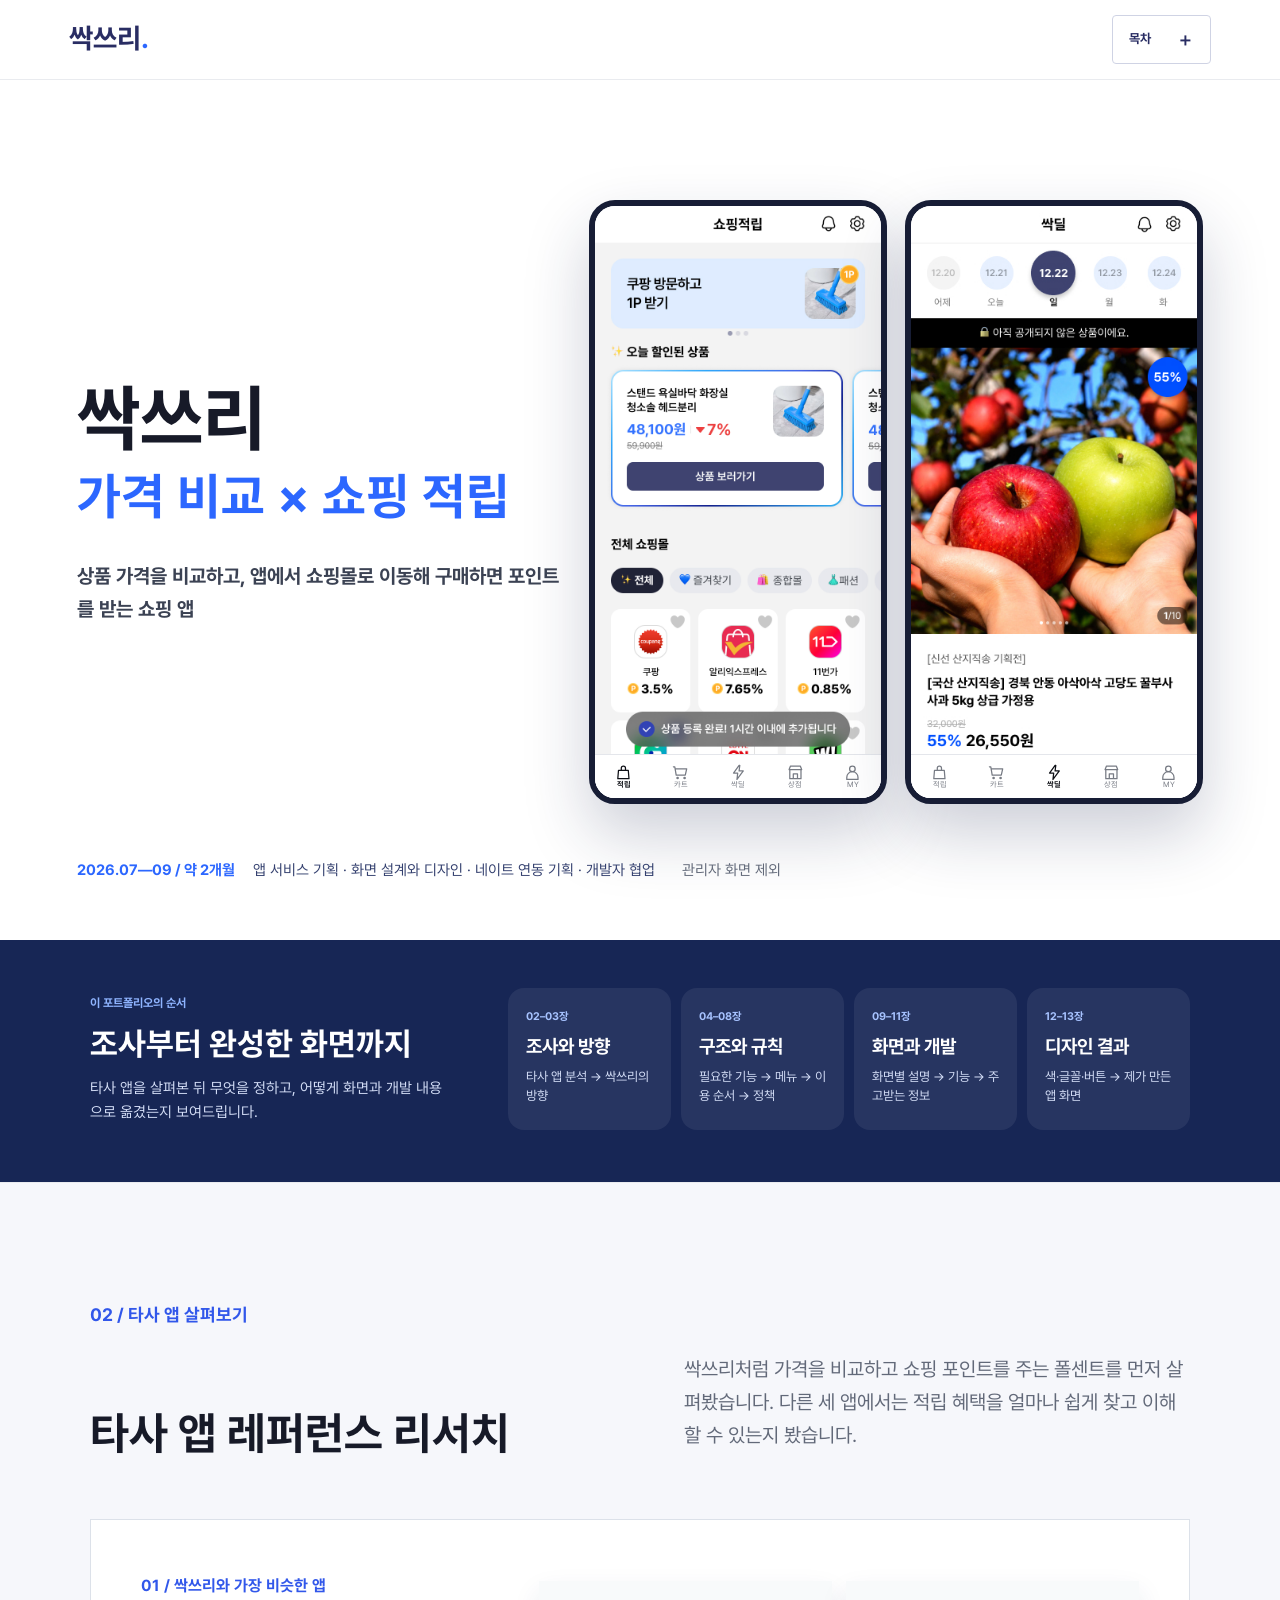
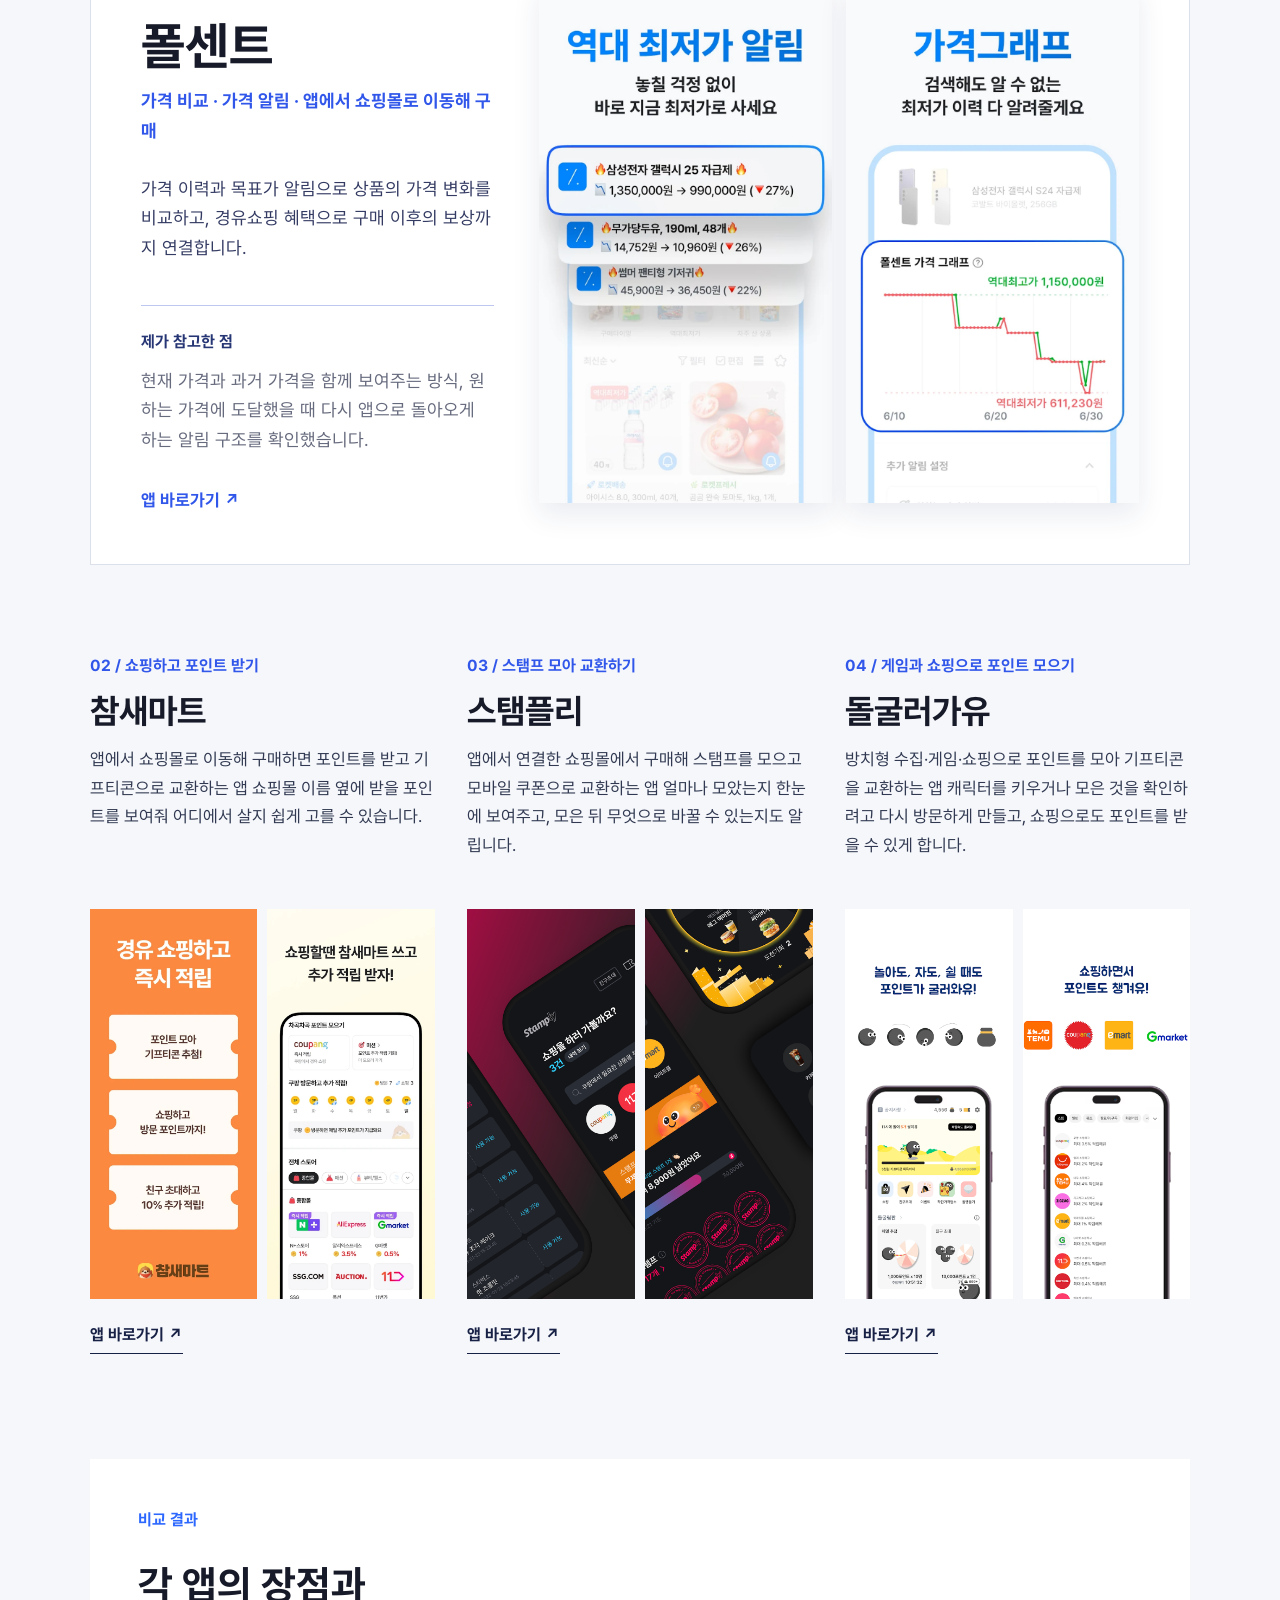
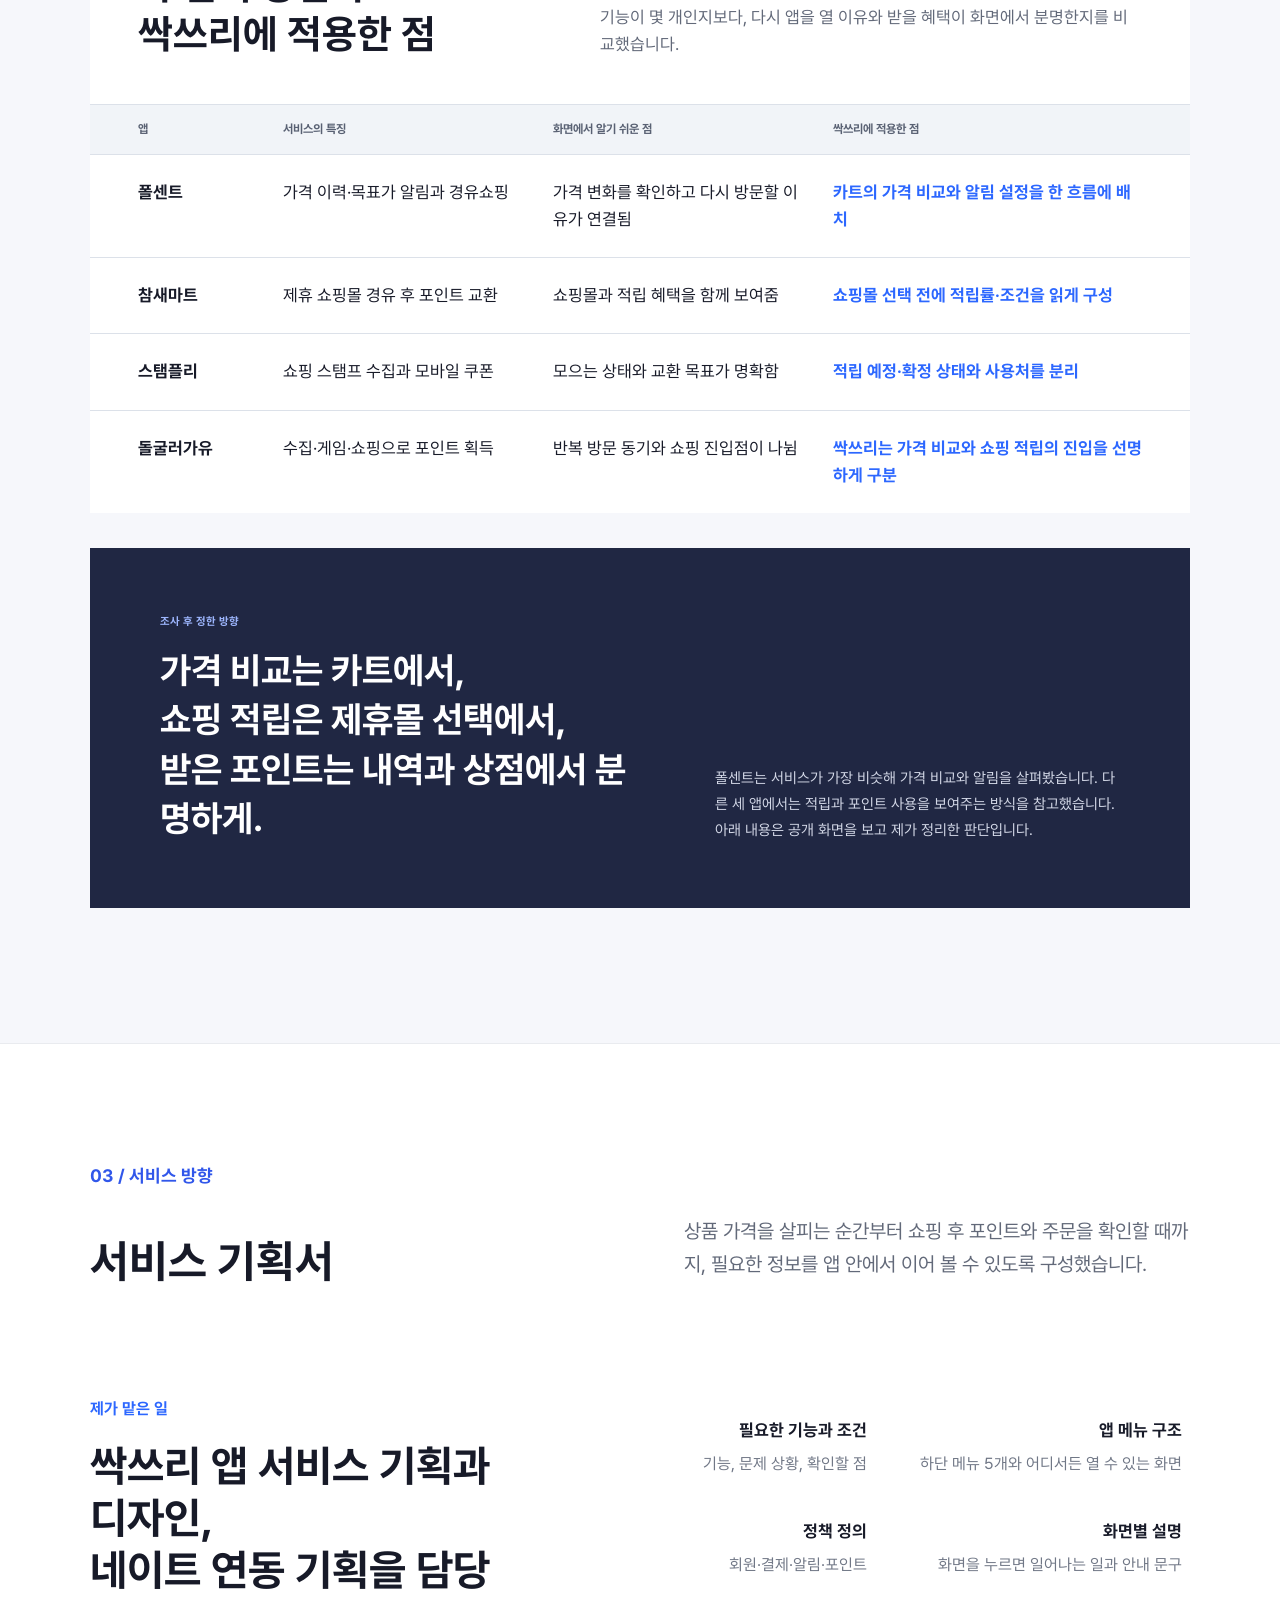
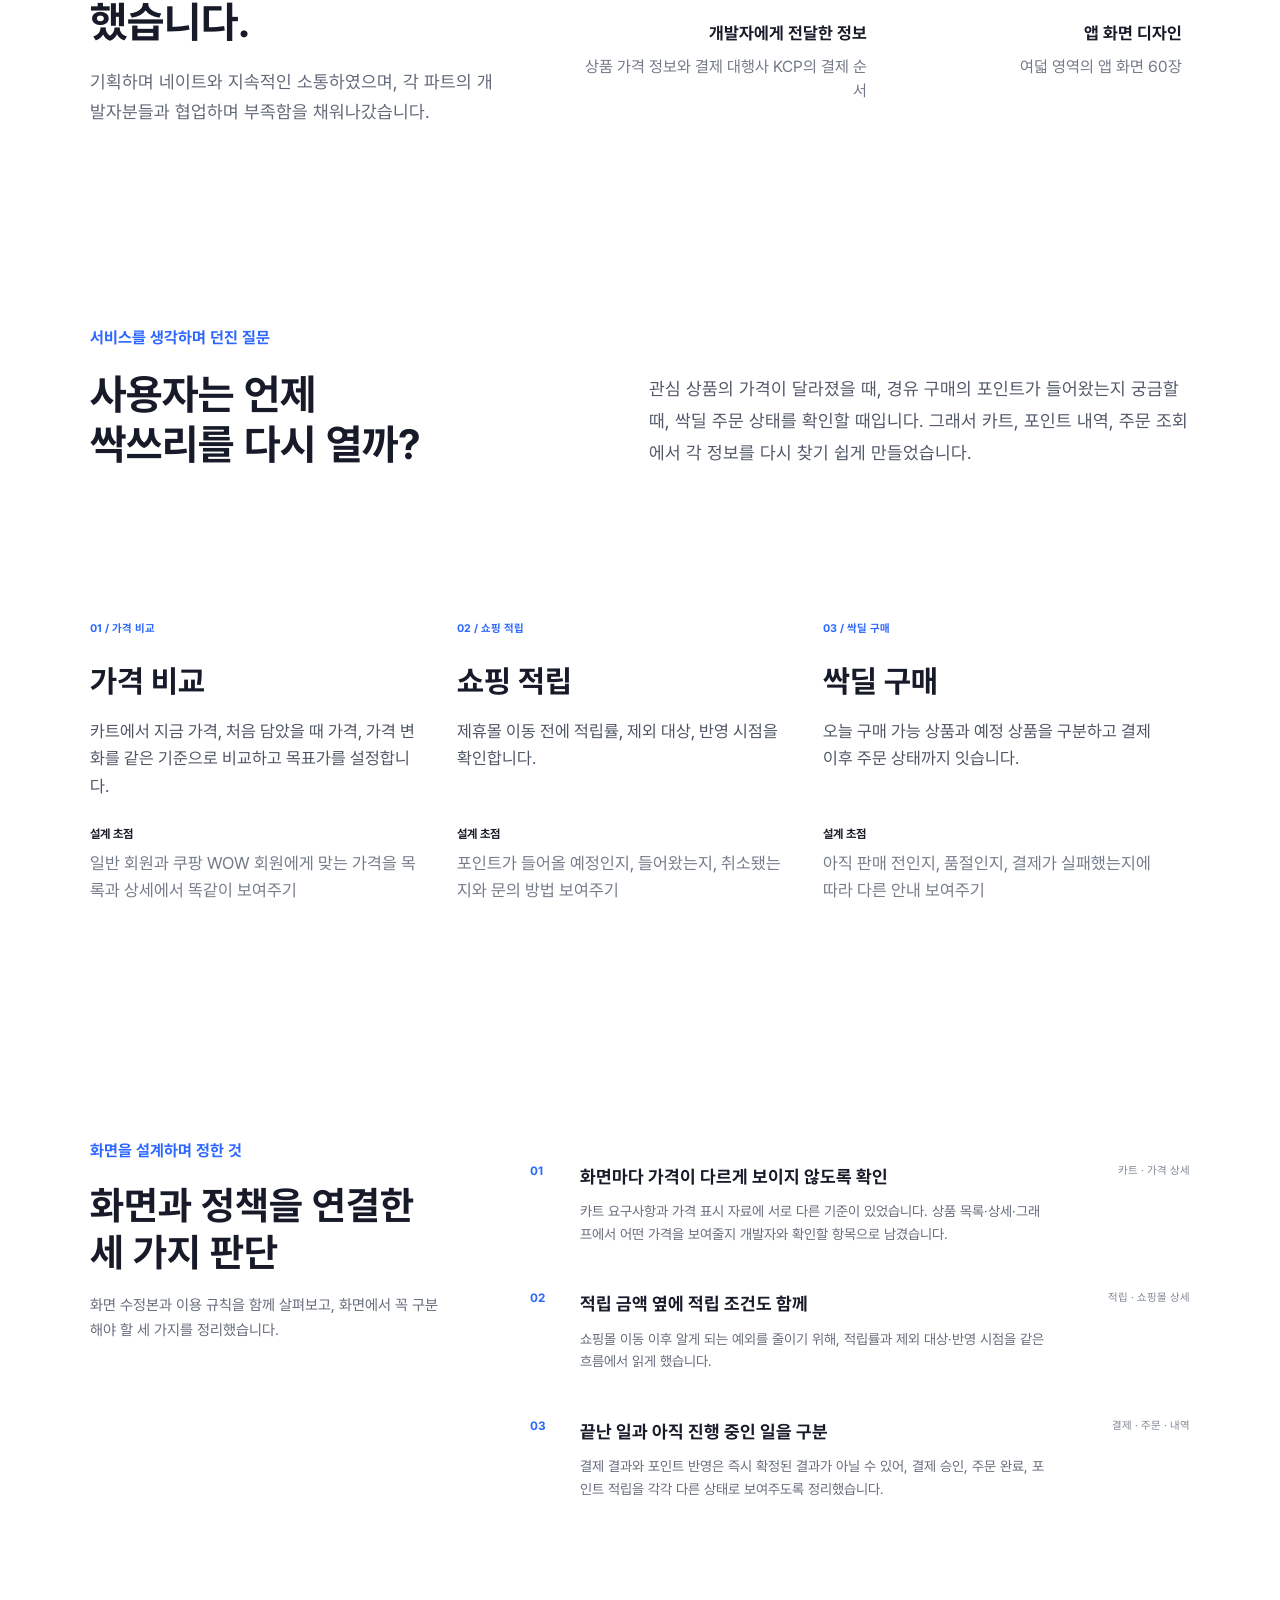
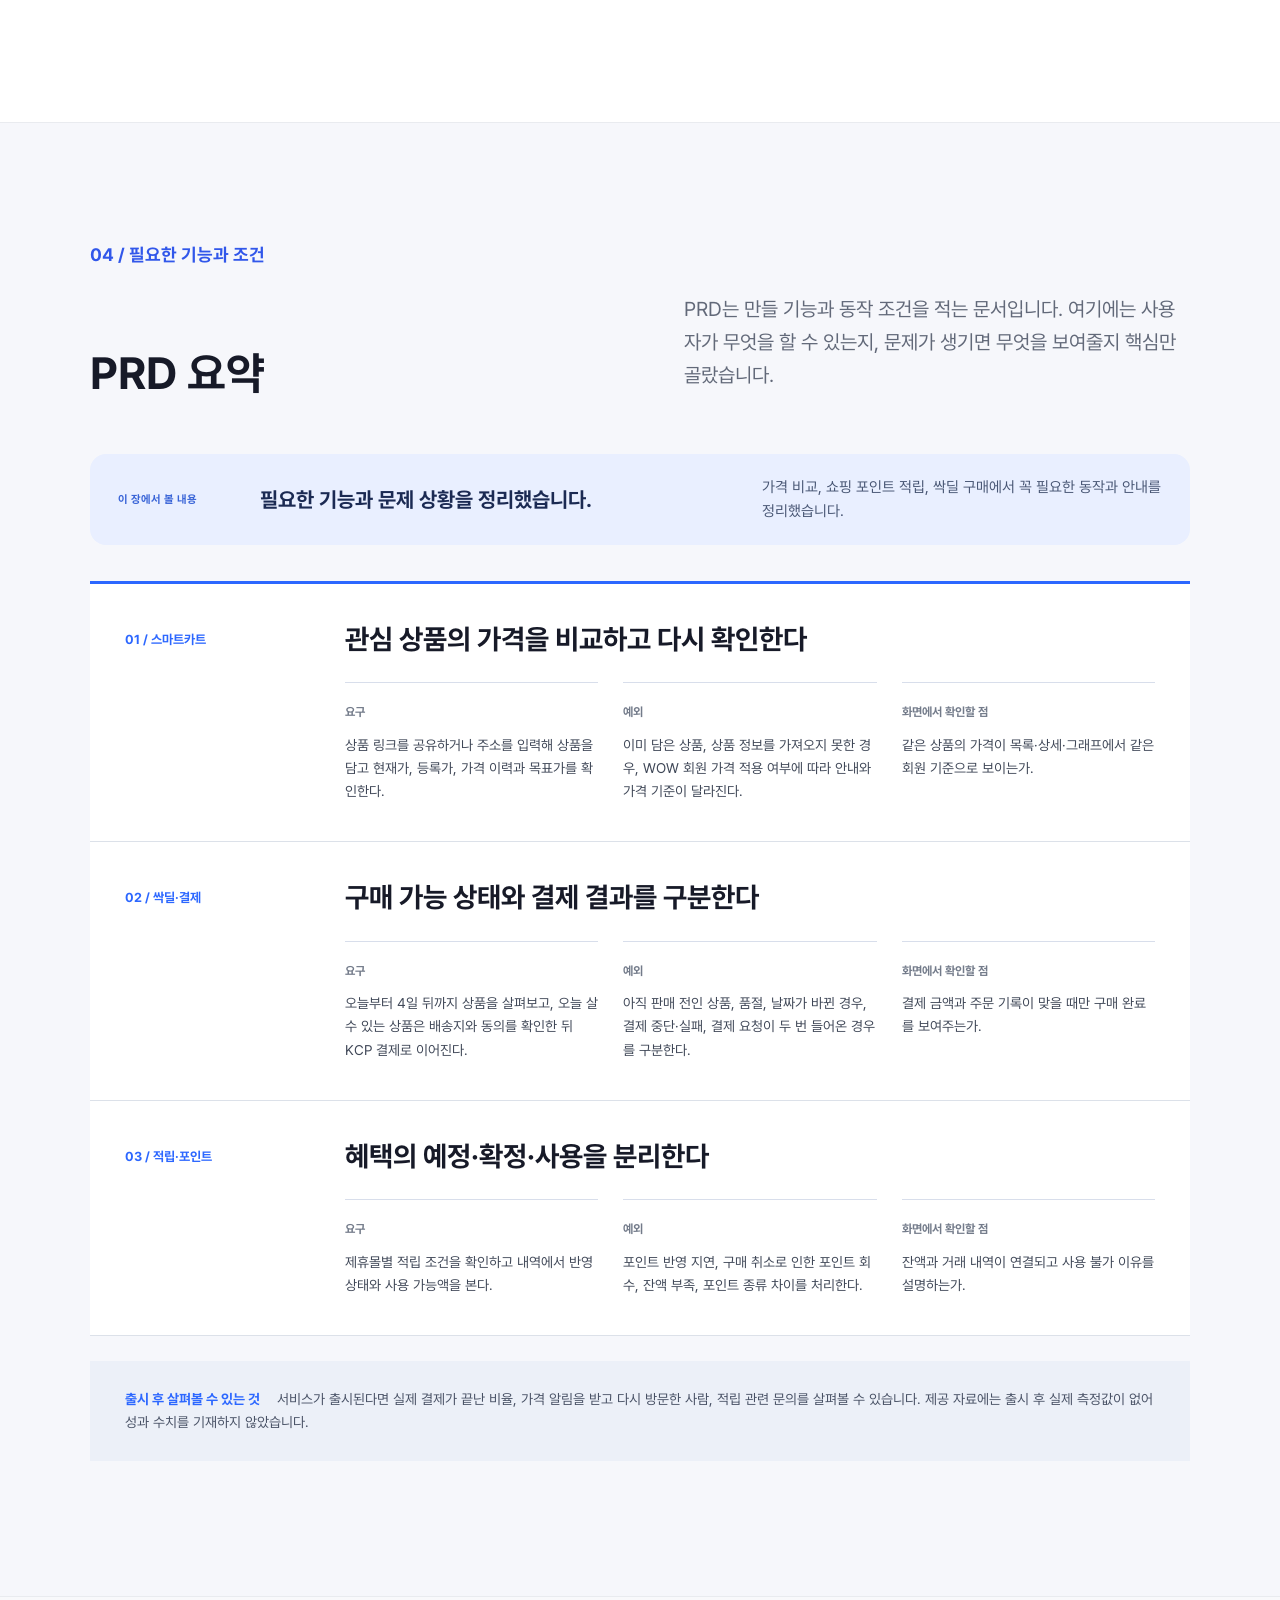
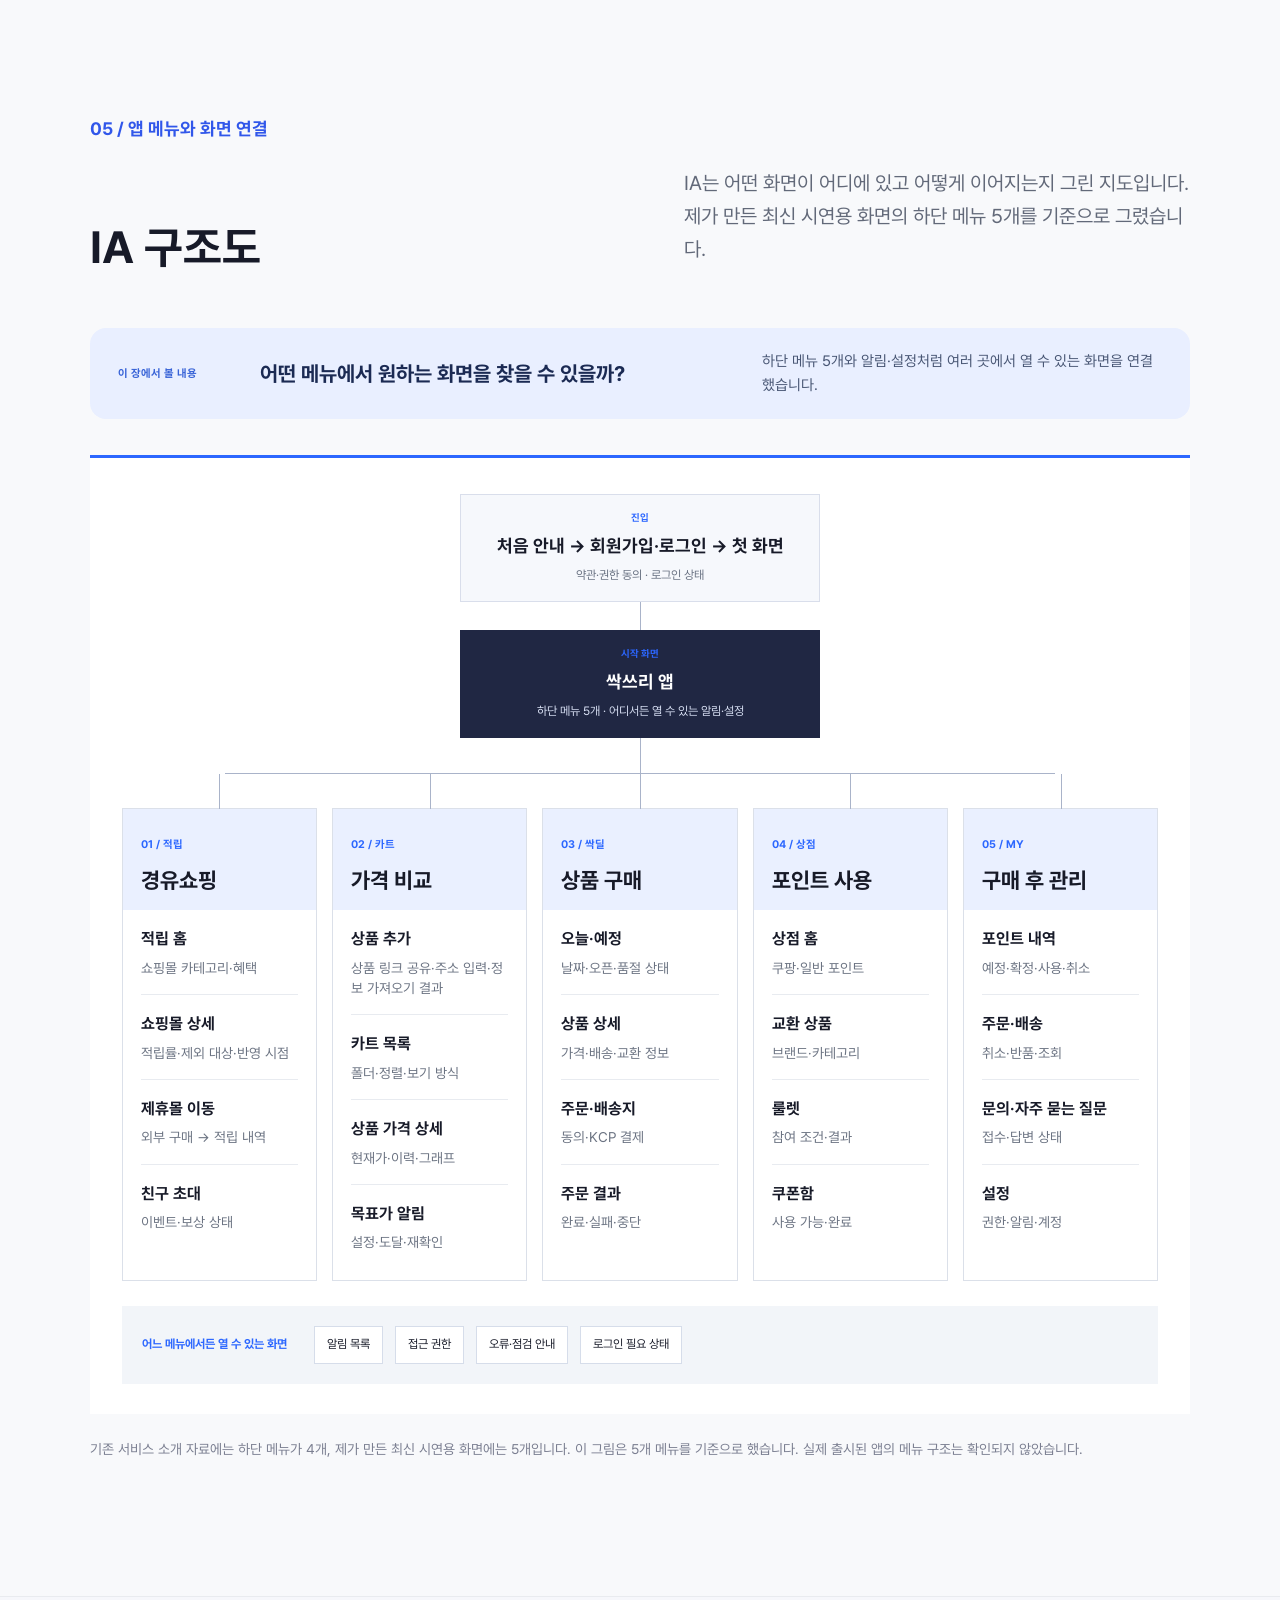
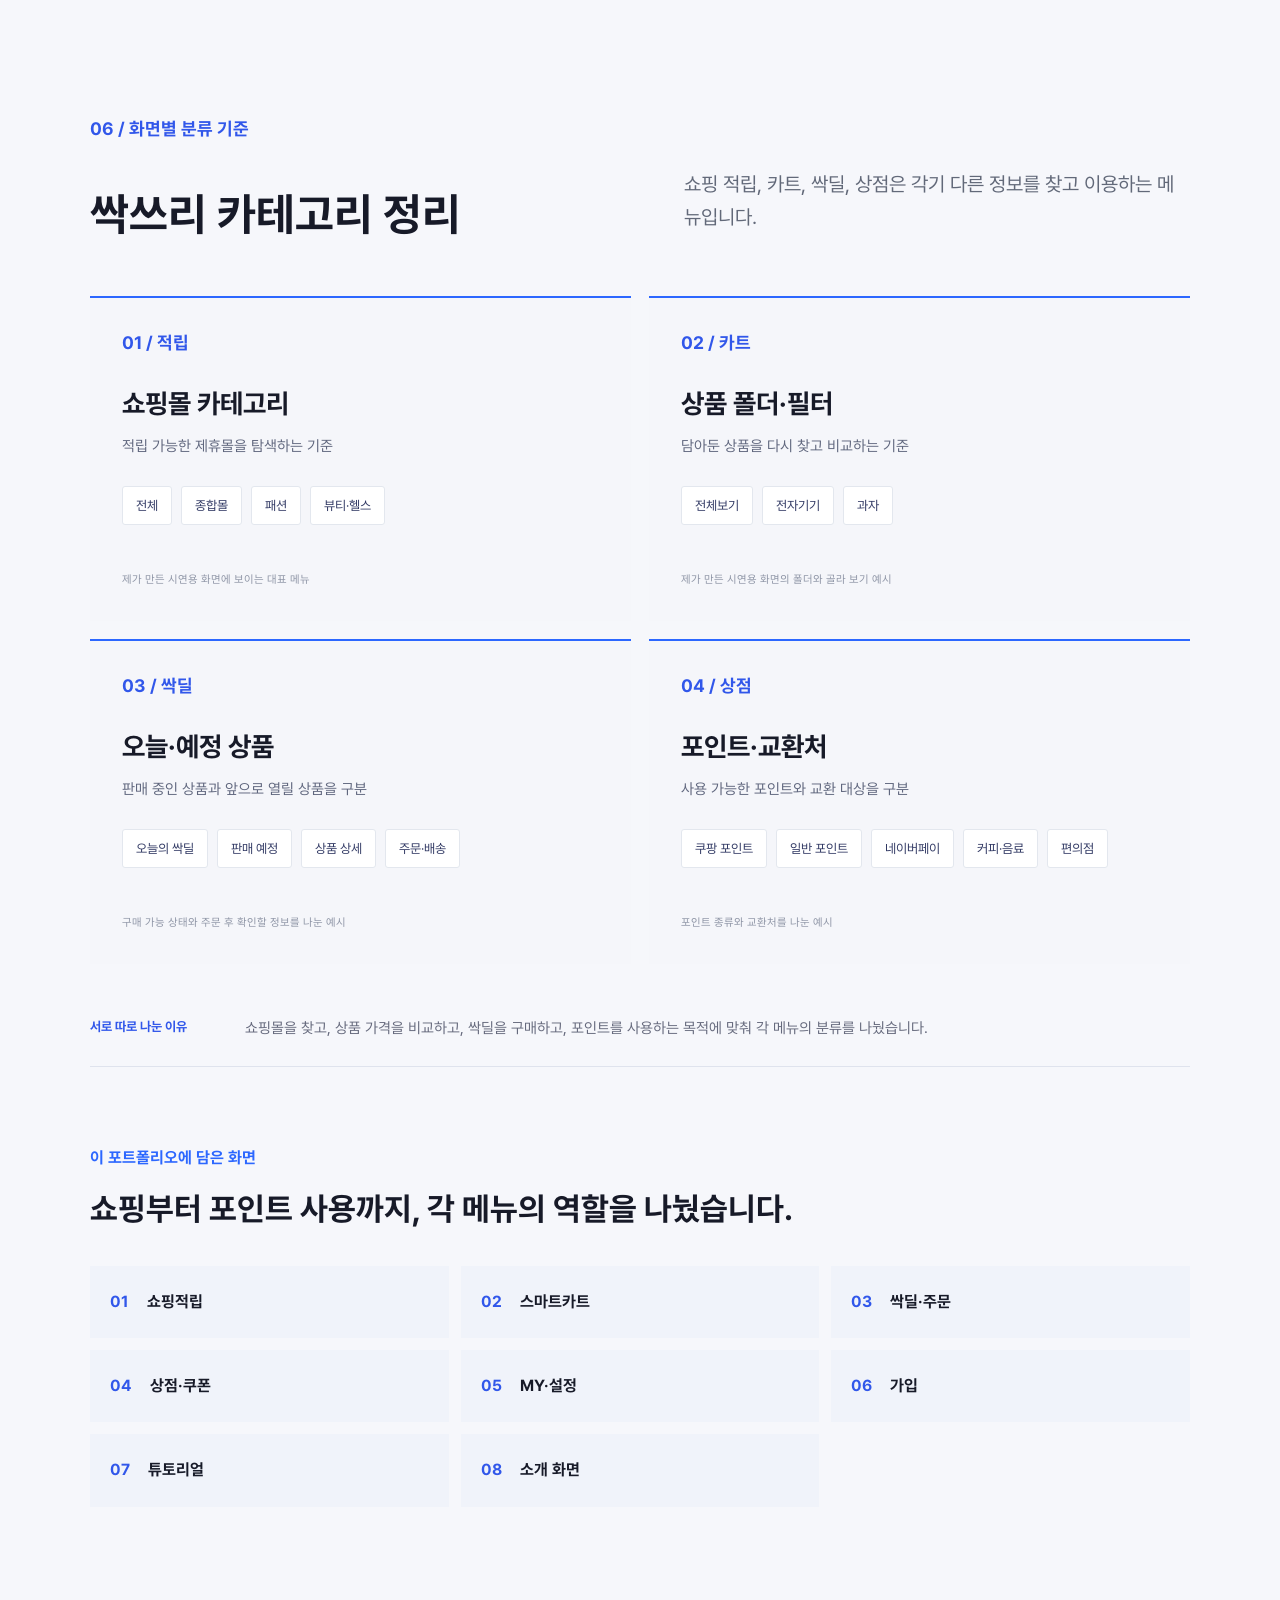
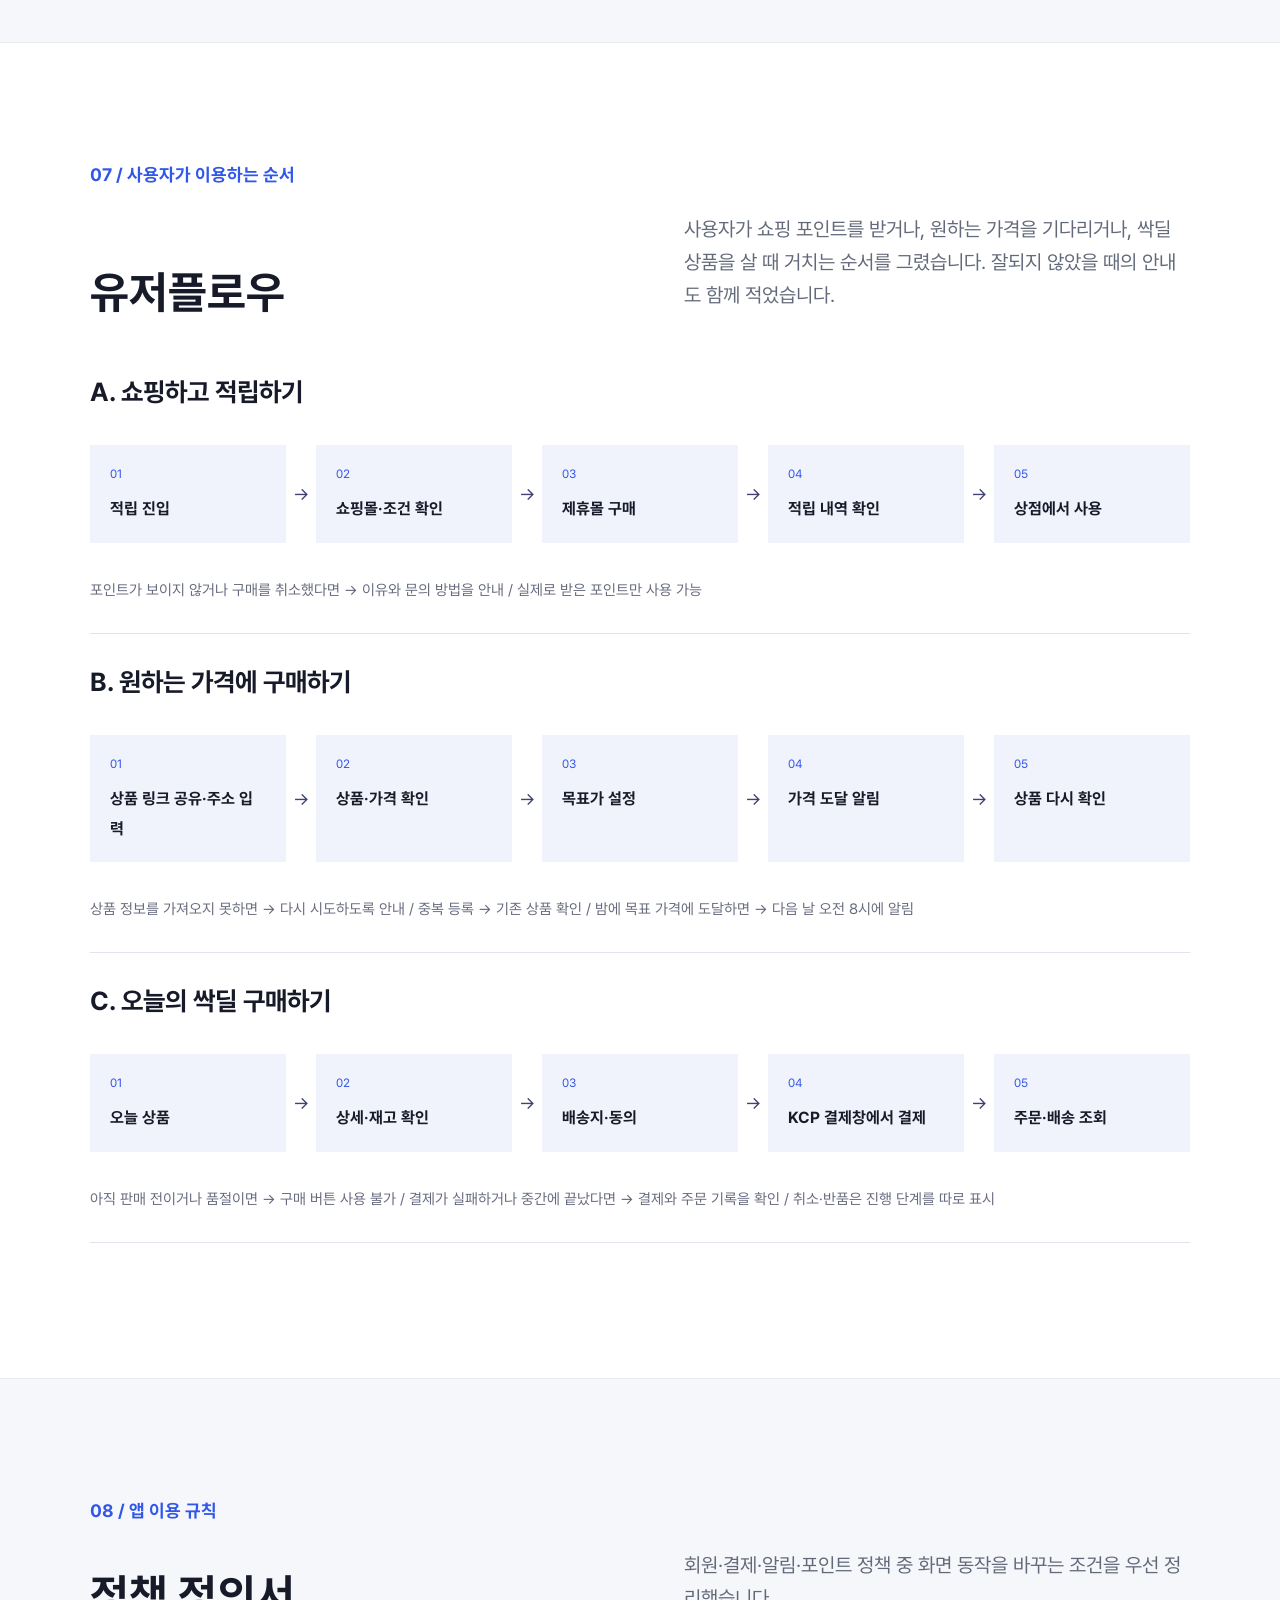
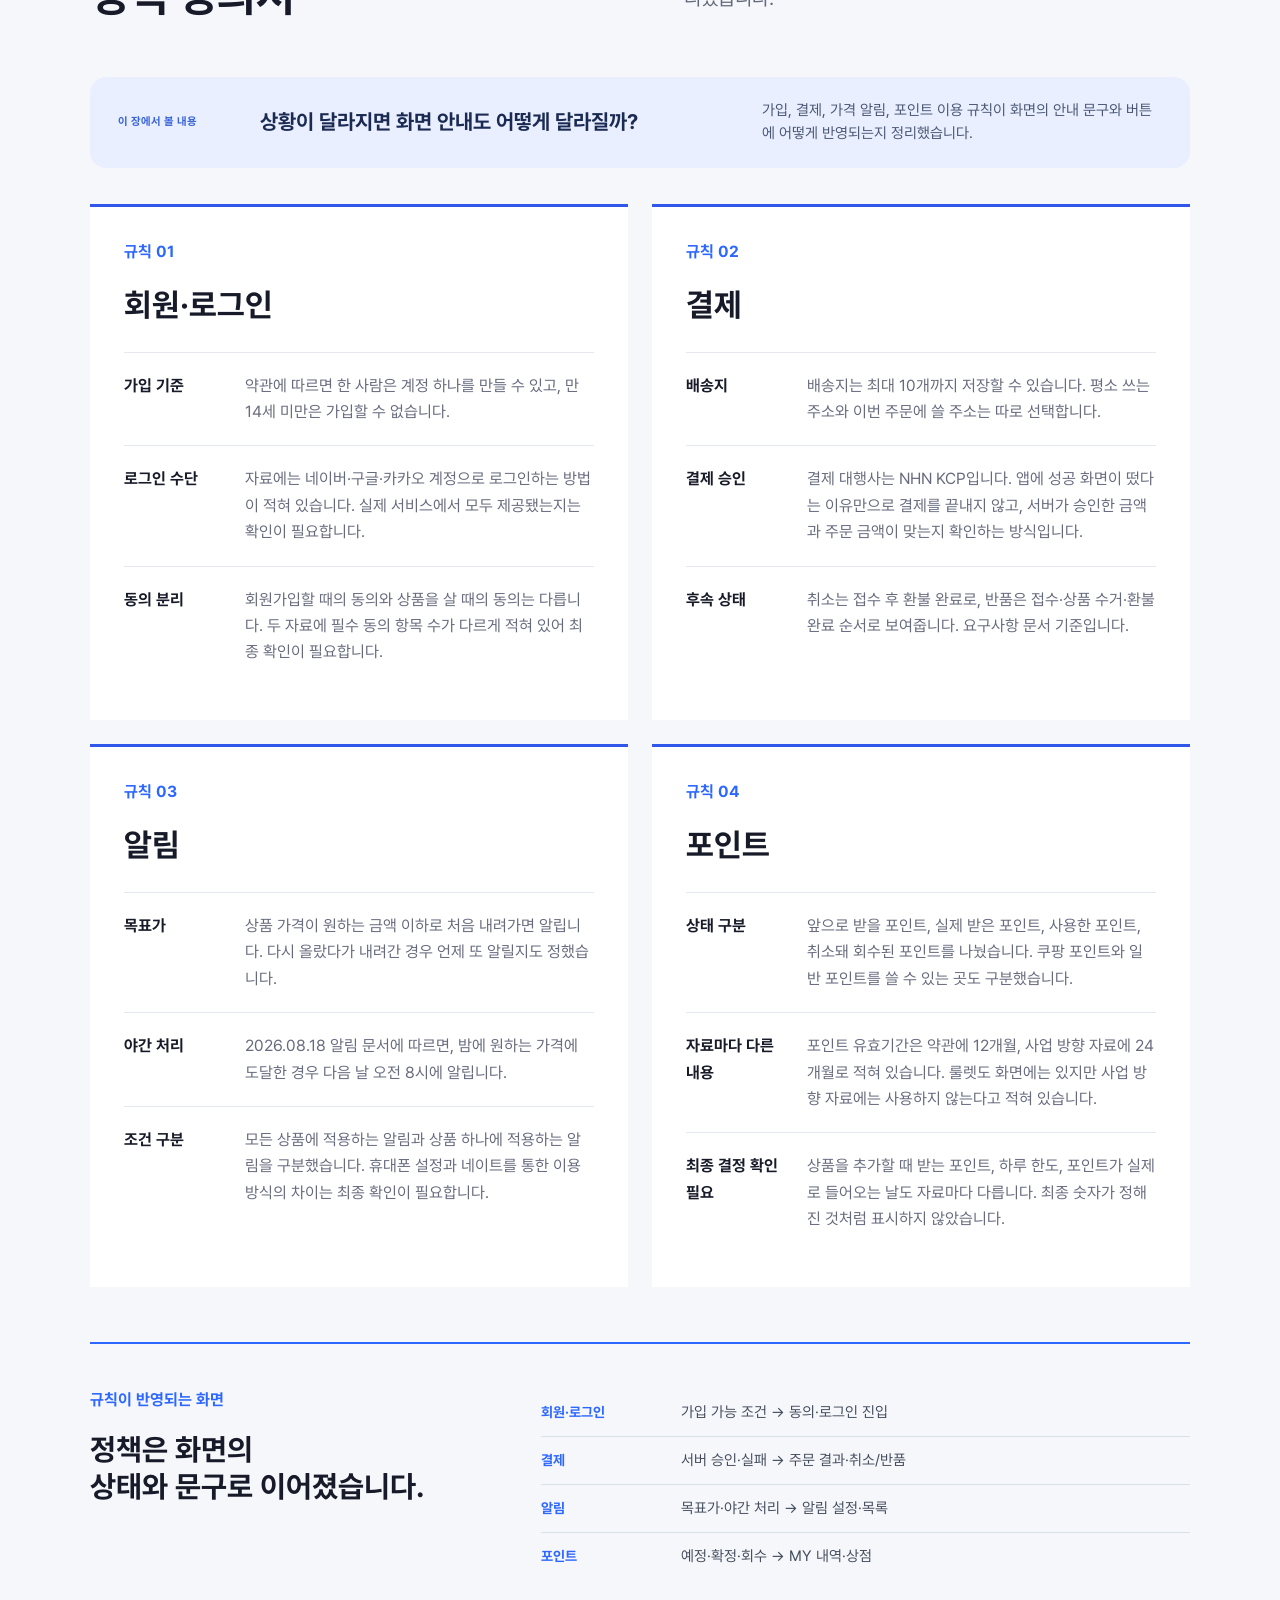
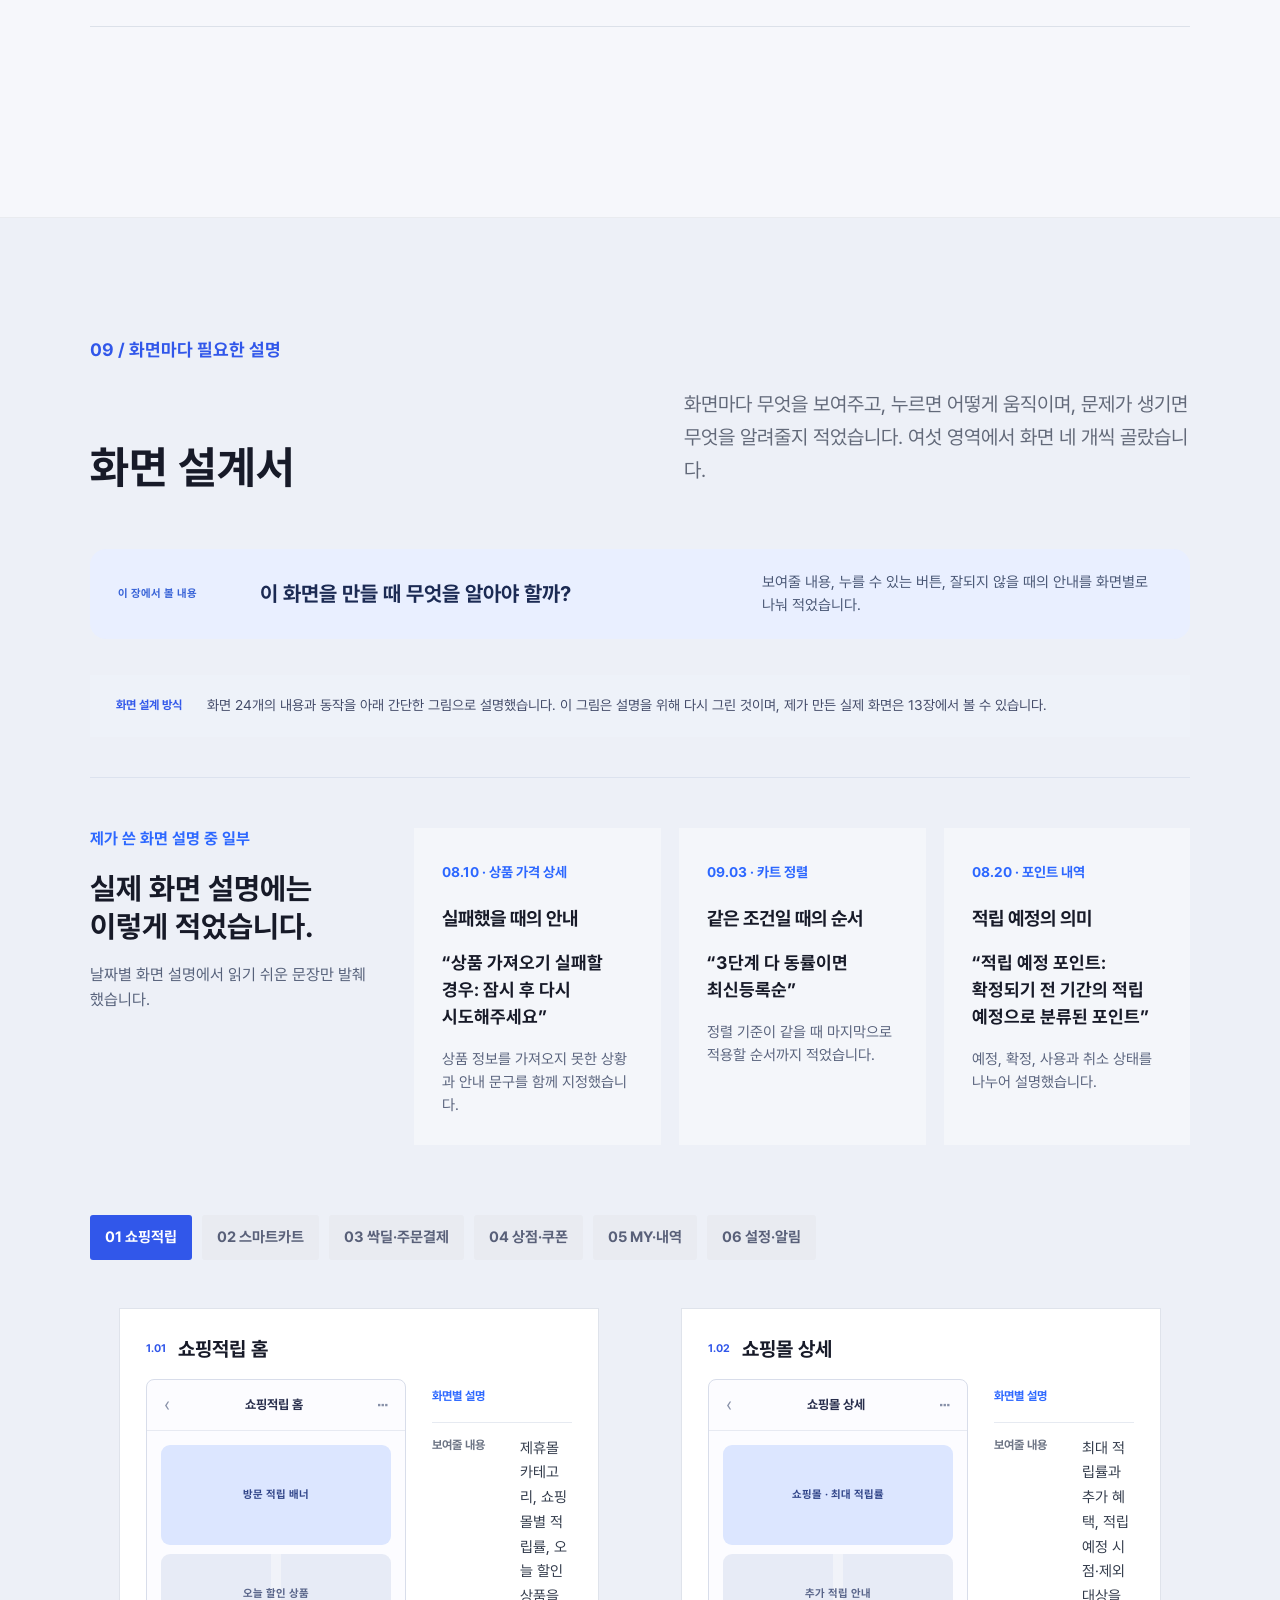
<file: pages/ssakssuri.html>
<!DOCTYPE html><html lang="ko"><head><meta charset="UTF-8"><meta name="viewport" content="width=device-width,initial-scale=1"><title>싹쓰리 — 손서현 서비스 기획·UX/UI 포트폴리오 v19</title><style>@font-face{font-family:Pretendard;font-style:normal;font-weight:400;font-display:swap;src:url(../assets/ssakssuri-v19/ssak-01-6a3fb4a25bb4.otf) format("opentype");}@font-face{font-family:Pretendard;font-style:normal;font-weight:700;font-display:swap;src:url(../assets/ssakssuri-v19/ssak-02-e79fe624a5aa.otf) format("opentype");}*{box-sizing:border-box;letter-spacing:0em}html{scroll-behavior:smooth;scroll-padding-top:86px}body{margin:0;background:#e9ebf1;color:#202133;font-family:Pretendard,sans-serif;font-size:18px;line-height:1.65}button,a{font:inherit}button{cursor:pointer}a{color:inherit;text-underline-offset:5px}img{display:block;max-width:100%}h1,h2,h3,h4,p{margin:0}h2{font-size:clamp(38px,3.6vw,68px);line-height:1.22;font-weight:700}h3{font-size:26px;line-height:1.4}h4{font-size:18px;margin:20px 0 8px}p{color:#666a7d}button:focus-visible,a:focus-visible{outline:3px solid #2c67ff;outline-offset:5px}main,.topbar{width:100%;max-width:1920px;margin:auto}main{background:#fff}.topbar{height:74px;background:#fffffff2;backdrop-filter:blur(18px);display:flex;align-items:center;gap:30px;padding:0 3.5%;position:sticky;top:0;z-index:30;border-bottom:1px solid #e6e7ed}.brand{font-size:26px;font-weight:700;text-decoration:none;white-space:nowrap;color:#414273}.topbar nav{display:flex;flex-wrap:wrap;gap:7px 17px;justify-content:flex-end;width:100%}.topbar nav a{font-size:13px;text-decoration:none;color:#74788b}.topbar nav a.active{color:#2c67ff;font-weight:700}.progress{position:absolute;bottom:0;left:0;height:2px;background:#2c67ff;width:0}.section{padding:110px 7.5%;border-bottom:1px solid #e8e9ef;overflow:hidden}.sectionhead{margin-bottom:54px}.eyebrow{font-size:13px;color:#5262a5;font-weight:700;text-transform:uppercase;margin-bottom:24px}.sectionhead>p{font-size:20px;margin-top:26px;max-width:850px}.hero{position:relative;padding-bottom:40px;background:#f2f3fa}.hero .sectionhead{position:relative;z-index:2;max-width:800px}.hero h2{font-size:clamp(50px,4.7vw,90px)}.hero-meta{display:flex;gap:28px;font-size:12px;color:#686c88;position:relative;z-index:2;flex-wrap:wrap}.hero-art{height:760px;position:relative;margin:10px -5% 60px}.hero-word{position:absolute;font-size:clamp(150px,20vw,380px);font-weight:700;line-height:.83;left:0;top:100px;color:#e2e5f2}.orbit{position:absolute;width:650px;height:650px;background:#e5e9ff;border-radius:50%;left:35%;top:20px}.hero-phone{position:absolute;width:290px;height:620px;overflow:hidden;border:7px solid #fff;border-radius:34px;box-shadow:0 35px 65px #343c6c2b;top:100px}.hero-phone img{width:100%}.hp1{left:23%;transform:rotate(-12deg);top:90px}.hp2{left:44%;transform:rotate(3deg);top:0}.hp3{left:65%;transform:rotate(13deg);top:100px}.floating-tag{position:absolute;bottom:15px;left:8%;background:#f4df61;padding:26px 42px;transform:rotate(-5deg);border-radius:5px;font-size:23px}.role-strip{display:flex;align-items:center;gap:26px;border-top:1px solid #d7dae7;padding:27px 0;flex-wrap:wrap}.role-strip b{font-size:13px;color:#414273}.role-strip span{font-size:13px;border:1px solid #b9bed4;border-radius:30px;padding:3px 12px}.footnote{font-size:13px;line-height:1.8;color:#7a7e90;margin-top:24px}.cards{display:grid;grid-template-columns:repeat(3,1fr);gap:24px}.cards article{padding:34px;background:#f5f6fa;min-height:235px}.mini{display:block;font-size:12px;font-weight:700;color:#69719c;margin-bottom:20px}.cards p{margin-top:18px}.flow{display:flex;gap:16px;margin:35px 0;align-items:stretch}.flow>div{position:relative;flex:1;background:#eeeff8;padding:22px 18px;min-width:0;border-top:2px solid #414273}.flow>div:not(:last-child):after{content:'→';position:absolute;right:-15px;top:40%;z-index:1;color:#414273}.flow span{display:block;font-size:12px;color:#6a73a1;margin-bottom:8px}.flow b{font-size:18px}.split{display:grid;grid-template-columns:1fr 1fr;gap:80px;margin-top:65px}.split p{margin-top:22px}.research-grid{display:grid;grid-template-columns:repeat(4,1fr);gap:30px}.competitor h3{font-size:34px}.competitor>p{font-size:16px;min-height:80px;margin-top:14px}.competitor-shots{display:flex;gap:10px;align-items:flex-start;margin-top:22px;padding:12px;background:#f2f4f8;border-radius:10px}.competitor-shots img{width:calc(50% - 5px);height:auto;border-radius:5px}.lesson{border-top:1px solid #e0e3ed;margin-top:24px;padding-top:20px;font-size:15px;color:#414273;min-height:110px}.competitor a{font-size:14px}.competitor small{display:block;color:#818598;font-size:12px;margin-top:7px}.subhead{margin:60px 0 25px}.tablewrap{width:100%;overflow:hidden}table{border-collapse:collapse;width:100%;table-layout:fixed;font-size:16px}th{text-align:left;color:#666e90;background:#f1f3f9;font-size:13px}th,td{padding:22px 18px;border-bottom:1px solid #e2e5ee;overflow-wrap:anywhere}td:first-child{font-weight:700}.dot{font-size:13px}.dot:before{content:'●';margin-right:8px}.yes{color:#2c67ff}.maybe{color:#8a8f9f}.takeaway{background:#414273;color:white;padding:50px 60px;margin-top:50px;display:grid;grid-template-columns:1fr 1fr;gap:25px 70px}.takeaway span{grid-column:1/-1;color:#cbd0ff;font-size:12px}.takeaway h3{font-size:36px}.takeaway p{color:#e0e3f4}.note{padding:24px 30px;border-left:3px solid #6975c4;background:#f4f5fb;margin-top:32px;font-size:15px;color:#626a83}.ia-root{text-align:center;margin:0 auto 40px;background:#414273;color:white;padding:20px;width:280px;font-weight:700}.ia{display:grid;grid-template-columns:repeat(5,1fr);gap:20px;position:relative}.ia article{border-top:2px solid #414273;background:#f7f8fb;padding:24px 20px}.ia h3{color:#414273;margin-bottom:24px}.ia article div{border-bottom:1px solid #e1e4ee;padding:13px 0;font-size:16px}.global{text-align:center;border:1px solid #ccd0e2;padding:22px;margin-top:30px;color:#5d6481}.journeys article{padding:30px 0;border-bottom:1px solid #e1e4ee}.journeys article:first-child{padding-top:0}.journeys p{font-size:15px}.tinted{background:#f3f4fa}.policy-grid{display:grid;grid-template-columns:repeat(4,1fr);gap:24px}.policy-grid article{background:white;padding:30px}.policy-grid h3{margin-bottom:24px}.policy-grid article>div{border-top:1px solid #e6e8f1;padding:20px 0}.policy-grid b{font-size:16px}.policy-grid p{font-size:15px;margin-top:9px}.reconcile{margin-top:30px;background:white;padding:25px}.reconcile summary{cursor:pointer;font-weight:700}.reconcile table{margin-top:25px}.tabs{display:flex;flex-wrap:wrap;gap:10px;margin-bottom:36px}.tabs button{border:1px solid #dcdfea;background:white;border-radius:40px;padding:12px 21px;font-size:15px;color:#6b7086}.tabs button.active{background:#414273;color:white;border-color:#414273}.screen-grid{display:grid;grid-template-columns:repeat(4,minmax(0,1fr));gap:25px}.screen-label{display:flex;align-items:center;gap:13px;margin-bottom:20px}.screen-label span{font-size:12px;color:#7b829f}.screen-label h3{font-size:18px}.phone{width:375px;max-width:100%;height:812px;overflow-x:hidden;overflow-y:auto;scrollbar-width:none;background:#fff;border-radius:20px;box-shadow:0 0 0 1px #e0e3ec,0 12px 26px #353b5b0c;margin:0 auto;overscroll-behavior:contain}.phone::-webkit-scrollbar{display:none}.phone img{width:100%;height:auto;max-width:100%;min-height:0}.description{padding-top:24px}.description b{font-size:11px;color:#626f9c}.description p{font-size:15px;margin-top:10px}.screen-caption{font-size:11px;color:#9297a8;margin-top:18px;text-align:center}.dark{background:#202235;color:#fff}.dark .sectionhead p,.dark p{color:#afb5cc}.dark .eyebrow{color:#a5b4ff}.dark th{background:#30354e;color:#b9c4ee}.dark td,.dark th{border-color:#41475c}.dark .flow>div{background:#30354e;border-color:#8b9ff8}.dark .flow span{color:#a5b4ff}.data-model{display:grid;grid-template-columns:repeat(3,1fr);gap:20px;margin-top:40px}.data-model>div{border:1px solid #4a516c;padding:28px}.data-model p{font-size:15px;margin-top:16px}.swatches{display:grid;grid-template-columns:repeat(4,1fr);gap:20px}.swatches>div{background:var(--sw);height:220px;color:white;padding:28px;display:flex;flex-direction:column;justify-content:flex-end}.swatches span{font-size:13px;margin-top:8px}.type-demo{display:flex;justify-content:space-between;gap:40px;padding:60px 0;border-bottom:1px solid #e2e5ef;align-items:center}.type-demo h3{font-size:65px}.type-demo p{margin-top:20px}.button-demo{display:flex;gap:40px}.button-demo>div{flex:1}.button-demo button{border:0;border-radius:10px;padding:17px 28px;width:100%;font-weight:700}.primary{background:#414273;color:white}.secondary{background:#edf0fb;color:#414273}.button-demo button:disabled{background:#e4e6ec;color:#999eae;cursor:default}.button-demo p{font-size:14px;margin-top:12px}.closing{padding:100px 0 0;margin-top:100px;border-top:1px solid #dce0ee}.closing span{font-size:13px;color:#6270a1}.closing h3{font-size:54px;margin:25px 0}.closing a{display:inline-block;margin-top:30px;color:#414273}.backtop{position:fixed;bottom:25px;right:25px;border:0;border-radius:50%;background:#414273;color:#fff;width:48px;height:48px;z-index:40}footer{max-width:1920px;margin:auto;padding:25px 7.5%;background:#202235;color:#aeb5d0;font-size:12px}[hidden]{display:none!important}@media(min-width:1750px){.screen-grid{gap:28px}.section:has(.screen-grid){padding-left:7.5%;padding-right:7.5%}}@media(max-width:1500px){.screen-grid{grid-template-columns:repeat(2,minmax(0,1fr));gap:45px}.screen-item{max-width:420px;justify-self:center;width:100%}.research-grid,.policy-grid{grid-template-columns:repeat(2,1fr)}.hero-phone{width:240px;height:520px}.hero-art{height:660px}.hero-word{top:160px}.hp1{left:14%}.hp2{left:39%}.hp3{left:64%}.topbar{height:auto;min-height:74px;padding-top:12px;padding-bottom:12px}}@media(max-width:900px){.section{padding:70px 6%}.cards{grid-template-columns:repeat(2,1fr)}.ia{grid-template-columns:repeat(3,1fr)}.flow{flex-wrap:wrap}.flow>div{flex:1 1 28%}.split{gap:30px}.hero-phone{width:190px;height:410px}.hero-art{height:500px}.hero-word{font-size:190px}.hp1{left:4%}.hp2{left:34%}.hp3{left:64%}.floating-tag{font-size:16px;padding:18px}.orbit{width:450px;height:450px}.takeaway{grid-template-columns:1fr;padding:35px}.swatches{grid-template-columns:repeat(2,1fr)}.topbar nav{gap:4px 12px}.topbar nav a{font-size:11px}.topbar{gap:18px}.data-model{grid-template-columns:1fr}table{font-size:13px}th,td{padding:15px 8px}.type-demo h3{font-size:45px}}@media(max-width:600px){body{font-size:16px}.section{padding:60px 5%}.sectionhead{margin-bottom:34px}.sectionhead>p{font-size:17px}.topbar{position:relative;display:block}.topbar nav{justify-content:flex-start;margin-top:12px}.cards,.research-grid,.policy-grid,.split,.screen-grid{grid-template-columns:1fr}.hero h2{font-size:43px}.hero-art{height:450px;margin-top:40px}.hero-phone{width:160px;height:345px;border-width:4px}.hp1{left:0;top:60px}.hp2{left:27%;top:0}.hp3{left:57%;top:80px}.hero-word{font-size:130px;top:180px}.orbit{width:300px;height:300px;left:15%}.floating-tag{bottom:0;left:0}.hero-meta{gap:8px;font-size:10px}.role-strip{gap:10px}.role-strip p{font-size:15px}.ia{grid-template-columns:1fr 1fr}.flow>div{flex-basis:42%;padding:16px 10px}.flow b{font-size:15px}.type-demo{display:block}.type-demo>div+div{margin-top:28px}.button-demo{flex-direction:column;gap:20px}.closing h3{font-size:37px}.phone{height:812px}.swatches>div{height:180px;padding:18px}.tabs button{font-size:12px;padding:10px 13px}.competitor>p,.lesson{min-height:0}.competitor-shots{max-width:380px}.screen-grid{gap:48px}.screen-label{margin-top:10px}table{font-size:11px}th{font-size:10px}.eyebrow{font-size:11px}.subhead{font-size:23px}.takeaway h3{font-size:29px}}
html,body,body *{letter-spacing:0em!important}.evidence-chart{display:grid;grid-template-columns:1fr 1.4fr;gap:60px;border:1px solid #dfe3ee;padding:36px;margin-top:42px}.evidence-chart p{font-size:14px;margin-top:16px}.chart-bars>div{display:flex;align-items:center;gap:14px;margin:15px 0;font-size:14px}.chart-bars b{width:90px;flex:none}.chart-bars span{display:block;flex:1;height:15px;background:#eaedf5}.chart-bars i{display:block;height:100%;background:#414273}.chart-bars em{font-style:normal;width:45px;flex:none;text-align:right;color:#626b89}.before-after{display:flex;align-items:center;justify-content:center;gap:50px;margin-top:80px;background:#f4f5f9;padding:45px}.before-after>div{flex:none}.before-after .phone{width:320px;height:650px}.before-after .change-mark{font-size:50px;color:#414273;text-align:center}.before-after .change-mark p{font-size:14px;width:180px}@media(max-width:850px){.evidence-chart{grid-template-columns:1fr}.before-after{gap:14px;padding:20px}.before-after .phone{width:240px;height:500px}.before-after .change-mark{font-size:30px}.before-after .change-mark p{font-size:11px;width:100px}}@media(max-width:620px){.before-after{display:grid;justify-items:center}.before-after .phone{width:300px;height:610px}.before-after .change-mark{transform:rotate(90deg)}.before-after .change-mark p{transform:rotate(-90deg)}}
/* v02: presentation-led editorial system */
:root{--ink:#171932;--deep:#292d63;--blue:#3157ea;--yellow:#f7e26a;--paper:#fff;--line:#d9dce7}
html{scroll-padding-top:92px}
body{background:#d9dbe5;color:var(--ink);letter-spacing:0em!important}
main{box-shadow:0 30px 90px #27294a15}
.topbar{height:80px;padding:0 5.4%;background:#ffffffed;border-bottom:1px solid #e3e5ee;justify-content:space-between;gap:22px}
.brand{font-size:28px;letter-spacing:-.02em!important;color:#292d63}
.topmeta{font-size:11px;font-weight:700;color:#9a9fb4;margin-right:auto;margin-left:34px}
.toc-toggle{border:1px solid #cfd3e4;background:#fff;border-radius:4px;font-size:13px;font-weight:700;color:#292d63;padding:9px 16px;white-space:nowrap}
.toc-toggle span{margin-left:22px;font-size:18px;vertical-align:middle}
.topbar nav{display:none;position:absolute;right:5.4%;top:70px;width:min(720px,89vw);background:#fff;border:1px solid #d8dce9;box-shadow:0 28px 65px #252a4a20;padding:26px;grid-template-columns:repeat(4,1fr);gap:12px 16px;z-index:50}
.topbar nav.open{display:grid}.topbar nav a{font-size:13px;display:block;padding:9px 7px;border-bottom:1px solid #eceef4}.topbar nav a:hover{color:#3157ea}
.section{padding:110px 7%;border-bottom:0}.section:nth-of-type(2n){background:#f6f7fb}.sectionhead{display:grid;grid-template-columns:1fr 1fr;column-gap:8%;align-items:end;margin-bottom:55px}.sectionhead .eyebrow{grid-column:1/-1;margin-bottom:27px;color:#3157ea;letter-spacing:.08em!important}.sectionhead h2{font-size:clamp(45px,3.6vw,70px);line-height:1.18;letter-spacing:-.04em!important}.sectionhead>p{font-size:19px;line-height:1.65;max-width:520px;margin:0 0 7px;color:#5b6074}
.hero{height:970px;min-height:800px;padding:100px 7% 0;background:#e8eaf6;position:relative;display:block;border-bottom:0}.hero .sectionhead{display:block;width:45%;margin:0;position:relative;z-index:3}.hero .sectionhead h2{font-size:clamp(64px,4.5vw,87px);line-height:1.12;letter-spacing:-.06em!important}.hero .sectionhead>p{font-size:23px;margin-top:38px;max-width:530px}.hero .eyebrow{font-size:13px;margin-bottom:28px}.hero-meta{position:absolute;top:545px;left:7%;display:grid;gap:6px;font-size:13px;font-weight:700;color:#49517f}.hero-art{position:absolute;top:42px;right:-1%;left:auto;width:59%;height:780px;margin:0;z-index:1}.hero-word{top:275px;left:1%;font-size:clamp(130px,11vw,230px);letter-spacing:-.1em!important;white-space:nowrap;color:#dadff1;opacity:.7}.orbit{width:700px;height:700px;left:14%;top:70px;background:#dfe4ff}.hero-phone{width:245px;height:560px;top:140px;border:8px solid #fff;border-radius:28px;box-shadow:0 24px 50px #424e8d29}.hp1{left:4%;top:180px;transform:rotate(-10deg)}.hp2{left:31%;top:70px;transform:rotate(0deg);z-index:2}.hp3{left:60%;top:185px;transform:rotate(10deg)}.floating-tag{left:53%;bottom:54px;transform:rotate(-4deg);background:#f7e26a;font-size:19px;font-weight:700;padding:17px 25px;box-shadow:8px 8px 0 #292d63;z-index:4}.role-strip{position:absolute;left:7%;bottom:126px;width:42%;display:block;border-top:2px solid #292d63;padding-top:22px;z-index:3}.role-strip b{font-size:12px;color:#3157ea;letter-spacing:.08em!important}.role-strip p{font-size:17px;color:#292d63;line-height:1.5;margin-top:10px}.role-strip span{display:inline-block;margin-top:14px;border-color:#aeb5d6;color:#5b6085}.hero>.footnote{position:absolute;bottom:25px;left:7%;width:86%;font-size:12px;color:#767b96}
.cards{gap:0;border-top:2px solid #292d63;border-bottom:1px solid #d9dce6}.cards article{background:transparent;min-height:250px;padding:32px 30px;border-right:1px solid #d9dce6}.cards article:last-child{border-right:0}.cards article h3{font-size:28px;line-height:1.25}.cards article p{font-size:16px;line-height:1.7;color:#606579}.mini{color:#3157ea;letter-spacing:.08em!important}.flow{gap:10px}.flow>div{background:#eaeefb;border-top:3px solid #3157ea;padding:20px}.flow>div:after{color:#3157ea}.flow b{font-size:16px}.flow span{color:#3157ea}
.research-grid{grid-template-columns:repeat(2,1fr);gap:24px}.competitor{display:grid;grid-template-columns:38% 1fr;gap:0 25px;padding:30px;background:#fff;border:1px solid #e0e3ed;align-content:start}.competitor>.mini,.competitor h3,.competitor>p:first-of-type{grid-column:1}.competitor h3{font-size:36px;margin-bottom:10px}.competitor>p:first-of-type{font-size:16px;min-height:0}.competitor-shots{grid-column:2;grid-row:1/5;align-self:start;margin:0;padding:10px;background:#f4f5fb;max-height:485px;overflow:hidden}.competitor-shots img{width:calc(50% - 5px);border-radius:3px}.competitor h4,.competitor>p:nth-of-type(2),.competitor .lesson,.competitor a,.competitor small{grid-column:1/-1}.competitor h4{margin-top:22px}.competitor>p:nth-of-type(2){font-size:15px;min-height:0;margin:0}.competitor .lesson{min-height:0;color:#29317c;font-size:15px;margin-top:17px;padding-top:14px}.competitor a{font-size:13px;margin-top:14px;color:#3157ea;font-weight:700}.competitor small{font-size:11px}.evidence-chart{border:0;background:#e9ecfa}.chart-bars i{background:#3157ea}.takeaway{background:#292d63}.takeaway h3{font-size:42px;line-height:1.25}
.split{gap:30px}.split>div{border-top:2px solid #292d63;padding-top:25px}.before-after{background:#e9ecf7}.before-after .change-mark{font-weight:700}.tablewrap{border-top:2px solid #292d63}th{background:#ecedf5;color:#41486d}td{vertical-align:top}.ia-root{background:#292d63}.ia article{background:#fff;border-top:3px solid #3157ea}.ia h3{color:#292d63}.global{background:#e9ecfa}.policy-grid{grid-template-columns:repeat(2,1fr)}.policy-grid article{border-top:3px solid #3157ea;padding:36px}.policy-grid h3{font-size:32px}.policy-grid article>div{display:grid;grid-template-columns:105px 1fr;gap:16px}.policy-grid article>div p{margin:0}.reconcile{background:#fff}.reconcile summary{color:#292d63}
.tabs{border-bottom:1px solid #cdd2e4;padding-bottom:20px}.tabs button{border-radius:3px;background:transparent;border:0;border-bottom:2px solid transparent;padding:10px 15px;font-weight:700}.tabs button.active{background:transparent;color:#3157ea;border-bottom:2px solid #3157ea}.screen-grid{gap:25px}.screen-item{background:#fff;padding:20px 14px 27px;border:1px solid #e1e4ef}.screen-label{padding-left:4px}.screen-label h3{font-size:17px}.phone{border-radius:16px}.description{padding:20px 5px 0}.description p{font-size:15px}.screen-caption{letter-spacing:.08em!important}
#s9,#s13{background:#edf0f7}.dark{background:#242845!important}.dark .sectionhead h2,.dark h3{color:white}.dark .sectionhead p,.dark p{color:#c3c9dc}.dark .tablewrap{border-color:#a4b1ff}.dark th{background:#333a5b}.dark .flow>div{background:#363e64}.dark .data-model>div{background:#2c3251}
.swatches>div{height:250px}.type-demo h3{font-size:72px;letter-spacing:-.04em!important}.button-demo .primary{background:#292d63}.closing{padding-bottom:15px}.closing h3{font-size:62px;line-height:1.2}.backtop{background:#292d63}
@media(max-width:1450px){.hero .sectionhead h2{font-size:69px}.hero-phone{width:210px;height:480px}.hero-art{top:100px}.floating-tag{bottom:110px;left:45%}.hero{height:880px}.hero-meta{top:500px}.role-strip{bottom:105px}.competitor{grid-template-columns:38% 1fr}}
@media(max-width:1050px){.hero{height:830px}.hero .sectionhead{width:53%}.hero .sectionhead h2{font-size:57px}.hero .sectionhead>p{font-size:19px}.hero-art{right:-10%;width:60%;top:120px}.hero-phone{width:165px;height:370px}.hp1{left:0}.hp2{left:30%}.hp3{left:60%}.orbit{width:440px;height:440px}.floating-tag{bottom:190px;font-size:14px}.hero-meta{top:460px}.role-strip{bottom:90px;width:47%}.research-grid{grid-template-columns:1fr}.competitor{grid-template-columns:45% 1fr}.sectionhead h2{font-size:50px}.sectionhead>p{font-size:17px}.policy-grid{grid-template-columns:1fr}}
@media(max-width:700px){.topbar{height:64px;padding:0 5%}.topmeta{display:none}.topbar nav{right:5%;top:60px;grid-template-columns:repeat(2,1fr)}.section{padding:75px 6%}.sectionhead{display:block;margin-bottom:35px}.sectionhead h2{font-size:43px}.sectionhead>p{font-size:17px;margin-top:20px}.hero{height:1020px;min-height:0;padding:60px 6%}.hero .sectionhead{width:100%}.hero .sectionhead h2{font-size:50px}.hero .sectionhead>p{font-size:18px;margin-top:25px}.hero-art{top:310px;right:-8%;width:105%;height:440px}.hero-phone{width:145px;height:330px;top:80px}.hp1{left:0;top:100px}.hp2{left:30%;top:30px}.hp3{left:60%;top:110px}.hero-word{font-size:85px;top:240px}.orbit{left:8%;top:30px;width:330px;height:330px}.floating-tag{left:12%;bottom:0;font-size:14px;padding:11px 15px}.hero-meta{top:760px;left:6%;font-size:11px}.role-strip{bottom:105px;left:6%;width:88%;padding-top:14px}.role-strip p{font-size:14px}.role-strip span{margin-top:7px}.hero>.footnote{bottom:16px;left:6%;width:88%;font-size:10px;line-height:1.45}.cards{display:block}.cards article{border-right:0;border-bottom:1px solid #d9dce6;min-height:0;padding:25px 6px}.cards article:last-child{border:0}.competitor{display:block;padding:23px}.competitor-shots{margin-top:20px;max-height:none}.competitor>p:first-of-type{min-height:0}.competitor h3{font-size:31px}.takeaway h3{font-size:32px}.evidence-chart{padding:23px}.policy-grid article{padding:26px}.policy-grid article>div{display:block}.policy-grid article>div p{margin-top:7px}.screen-item{width:100%}.type-demo h3{font-size:54px}.closing h3{font-size:43px}}

@media(min-width:1800px){#s9,#s13{padding-left:4.5%;padding-right:4.5%}.screen-grid{gap:20px}.screen-item{padding-left:8px;padding-right:8px}}
@media(max-width:1799px){.screen-grid{grid-template-columns:repeat(2,minmax(0,1fr))}}
@media(max-width:900px){.screen-grid{grid-template-columns:minmax(0,1fr);min-width:0}.screen-item{max-width:420px;min-width:0;width:100%;justify-self:center}.phone{width:375px;max-width:100%}}

.revision-story{display:grid;grid-template-columns:36% 1fr;gap:50px;margin:75px 0 10px;padding:42px;background:#e8ecfb;border-left:5px solid #3157ea}.revision-intro h3{font-size:34px;line-height:1.25;margin-bottom:18px}.revision-intro p{font-size:16px}.revision-story ol{list-style:none;margin:0;padding:0}.revision-story li{display:grid;grid-template-columns:75px 1fr;gap:15px;border-bottom:1px solid #cbd2ec;padding:11px 0;font-size:15px}.revision-story li:first-child{padding-top:0}.revision-story li:last-child{border-bottom:0}.revision-story li b{color:#3157ea}.revision-story li small{display:block;color:#747b98;font-size:12px;margin-top:3px}.source-stamp{color:#6876a5;font-size:11px;font-weight:700;padding:0 4px 13px;letter-spacing:0em}.screen-label{margin-bottom:5px}.screen-label h3{line-height:1.25}@media(max-width:800px){.revision-story{display:block;padding:26px}.revision-story ol{margin-top:30px}.revision-intro h3{font-size:30px}}
/* v04: preserve the full width and all content below the status bar. */
.hero-phone{background:#fff}
.hero-phone img{display:block;width:100%;height:100%;object-fit:contain;object-position:center top}
.floating-tag{display:none}
.before-after .phone{height:auto;overflow:visible}
.before-after .phone img{display:block;width:100%;height:auto}
.screen-expand{display:block;margin:15px auto 0;padding:9px 16px;border:1px solid #bfc7e6;border-radius:22px;background:#fff;color:#3441a6;font:600 12px Pretendard,sans-serif;letter-spacing:0em;cursor:pointer}
.screen-expand:hover,.screen-expand:focus-visible{background:#eef1ff;outline-color:#3441a6}
.screen-item .phone.expanded{height:auto;overflow:visible}
.screen-item .phone img{display:block}

/* v05: clean two-screen cover and editorial reference research */
.topbar nav a{border-bottom:0}
.hero{height:auto;min-height:0;padding:82px 6% 92px;display:grid;grid-template-columns:minmax(0,44%) minmax(0,56%);gap:18px 48px;align-items:center;background:#eef0f9}
.hero .sectionhead{position:relative;width:100%;max-width:none;margin:0;z-index:1}
.hero .sectionhead h2{font-size:clamp(53px,4.4vw,82px);line-height:1.13;letter-spacing:-.055em!important;margin:0 0 36px}
.hero .sectionhead p{font-size:clamp(18px,1.25vw,23px);line-height:1.6;max-width:530px;margin:0;color:#50577b}
.hero-art{position:relative;top:auto;right:auto;left:auto;width:100%;max-width:650px;height:auto;display:grid;grid-template-columns:1fr 1fr;gap:20px;margin:0;align-items:start;justify-self:center;z-index:1}
.hero-phone,.hero-phone.hp1,.hero-phone.hp2{position:relative;top:auto;left:auto;width:100%;height:auto;transform:none;border:0;border-radius:10px;overflow:visible;background:#fff;box-shadow:0 22px 42px #2d376121}
.hero-phone img{width:100%;height:auto;object-fit:initial;border-radius:10px;display:block}
.hero .role-strip{grid-column:1/-1;position:static;width:100%;padding:18px 0 0;margin:0;display:flex;gap:10px 20px;align-items:center;border:0;background:none}
.hero .role-strip b{font-size:11px;letter-spacing:0em;color:#3157ea}
.hero .role-strip p{font-size:13px;margin:0;color:#34406f}
.hero .role-strip span{font-size:11px;color:#626b8b;border:0;padding:0}
.reference-section{background:#f8f9fc}
.reference-section .sectionhead{margin-bottom:60px}
.reference-section .sectionhead h2{max-width:none}
.reference-lead{display:grid;grid-template-columns:minmax(0,.74fr) minmax(0,1.26fr);gap:45px;padding:50px;background:#e8ecfb;align-items:center}
.reference-no,.reference-card-head span,.reference-subhead span{font-size:11px;font-weight:700;color:#3157ea;letter-spacing:0em}
.reference-copy h3{font-size:clamp(46px,4vw,72px);line-height:1.1;margin:18px 0 12px}
.reference-kind{font-size:17px!important;font-weight:700;color:#3157ea!important;margin-bottom:28px!important}
.reference-copy>p:not(.reference-kind){font-size:17px;line-height:1.75;color:#343b63}
.reference-observe{margin:42px 0 30px;padding-top:20px;border-top:1px solid #bdc7ef}
.reference-observe b,.reference-card-foot b{font-size:13px;color:#263574}
.reference-observe p{margin-top:10px;font-size:16px;line-height:1.7}
.reference-copy>a,.reference-card-foot>a{display:inline-block;color:#3157ea;font-size:13px;font-weight:700;text-decoration:none}
.reference-visual{display:flex;justify-content:center;align-items:flex-start;gap:14px;min-width:0}
.reference-visual img{display:block;width:calc(50% - 7px);height:auto;max-width:280px;object-fit:contain;box-shadow:0 12px 26px #25366a18}
.lead-visual img{max-width:310px}
.reference-subhead{display:flex;justify-content:space-between;gap:30px;align-items:end;margin:105px 0 30px}
.reference-subhead h3{font-size:clamp(30px,2.3vw,42px);line-height:1.25;max-width:690px;margin:0}
.reference-list{display:grid;grid-template-columns:repeat(3,minmax(0,1fr));gap:22px}
.reference-card{display:flex;flex-direction:column;min-width:0;background:#fff;padding:25px;border:1px solid #dfe3f1}
.reference-card-head{min-height:165px}
.reference-card-head h3{font-size:30px;margin:12px 0 10px}
.reference-card-head p{font-size:14px;line-height:1.55;color:#5a627d;margin:0}
.reference-card .reference-visual{background:#f1f3f9;padding:14px;flex:1;align-items:flex-start}
.reference-card .reference-visual img{max-width:190px;box-shadow:none}
.reference-card-foot{padding-top:22px}
.reference-card-foot p{font-size:14px;line-height:1.6;margin:10px 0 20px;min-height:68px}
.reference-comparison{display:grid;grid-template-columns:27% 1fr;gap:45px;margin:100px 0 0;padding-top:35px;border-top:2px solid #303b7b}
.reference-comparison-title h3{font-size:clamp(25px,2.2vw,38px);line-height:1.3;margin-top:12px}
.reference-comparison table{font-size:14px}
.reference-comparison th{background:#e9ecf6;color:#303b7b;font-size:12px}
.reference-comparison td,.reference-comparison th{padding:19px 15px;vertical-align:top}
.reference-comparison th:first-child{width:15%}
.reference-comparison th:nth-child(2){width:18%}
.reference-comparison th:nth-child(3){width:31%}
.reference-direction{margin-top:95px;padding:46px 50px;background:#2b326f;color:#fff}
.reference-direction .mini{color:#b5c5ff}
.reference-direction h3{font-size:35px;line-height:1.25;margin:0 0 35px}
.reference-principles{display:grid;grid-template-columns:repeat(3,1fr);gap:34px}
.reference-principles>div{padding-top:20px;border-top:1px solid #8693d5}
.reference-principles span{display:block;font-size:11px;color:#b5c5ff;margin-bottom:18px}
.reference-principles b{display:block;font-size:22px}
.reference-principles p{font-size:14px;line-height:1.7;margin-top:14px;color:#e3e7fb}
.reference-source{font-size:12px;color:#777e94;margin-top:24px}
@media(max-width:1100px){.hero{grid-template-columns:1fr;padding:65px 6%}.hero .sectionhead h2{font-size:clamp(46px,7vw,70px)}.hero-art{max-width:760px}.reference-lead{grid-template-columns:1fr}.reference-list{grid-template-columns:1fr 1fr}.reference-comparison{grid-template-columns:1fr}}
@media(max-width:700px){.hero{padding:58px 6% 68px;gap:30px}.hero .sectionhead h2{font-size:clamp(42px,9vw,62px)}.hero .sectionhead p{font-size:17px}.hero-art{gap:10px}.hero .role-strip{display:block;padding-top:0}.hero .role-strip p{margin:8px 0}.reference-section .sectionhead{margin-bottom:35px}.reference-lead{padding:28px;gap:28px}.reference-lead .reference-visual img{max-width:46%}.reference-subhead{display:block;margin-top:75px}.reference-subhead h3{margin-top:14px}.reference-list{grid-template-columns:1fr}.reference-card-head{min-height:0;margin-bottom:24px}.reference-card .reference-visual img{max-width:40%}.reference-comparison{margin-top:70px;gap:25px}.reference-comparison .tablewrap{overflow-x:auto}.reference-comparison table{min-width:700px}.reference-direction{padding:32px 26px}.reference-principles{grid-template-columns:1fr;gap:24px}}

/* v06 — modern editorial system */
*,*::before,*::after{letter-spacing:0em!important}
html{scroll-behavior:smooth}
body{background:#f7f8f6;color:#171a2b}
.section{padding-top:115px;padding-bottom:115px}
.sectionhead{margin-bottom:58px}
.sectionhead h2{font-size:clamp(39px,3.2vw,60px);line-height:1.13;letter-spacing:0em!important;color:#171a2b}
.sectionhead p{font-size:17px;line-height:1.7;color:#646b7f;max-width:680px}
.eyebrow,.mini{color:#3157ea;font-weight:800}
.topbar{background:#fffffff5;border-bottom:0;box-shadow:0 5px 25px #252a4a09}
.progress{display:none}
.topbar nav{border:0;border-radius:12px;box-shadow:0 22px 65px #2025431c}
.topbar nav a{border-bottom:0}
.hero{background:#f7f8f6;min-height:880px}
.hero .sectionhead h2{font-size:clamp(58px,4.8vw,86px);line-height:1.08}
.hero .sectionhead h2 em{font-style:normal;color:#3157ea}
.hero-art::before{content:"";position:absolute;inset:10% -6% -2% 8%;background:#e9edff;border-radius:32px;transform:rotate(-4deg);z-index:-1}
.hero-phone,.hero-phone.hp1,.hero-phone.hp2{box-shadow:0 22px 48px #26315c1b;border-radius:4px}
.hero-phone img{border-radius:4px}
.hero .role-strip{border:0}
.reference-section{background:#fff}
.reference-lead{background:#f2f4ff;border-radius:24px}
.reference-card{border:1px solid #e8eaf0;border-radius:18px;box-shadow:0 10px 28px #20254308}
.reference-card .reference-visual{border-radius:10px}
.reference-comparison{border-top:0}
.reference-comparison th{background:#f1f3fb}
.reference-direction{border-radius:22px;background:#262f69}
.cards article{background:#f4f5f9;border-radius:16px;min-height:0;border-top:0}
.flow>div{background:#f1f3fc;border:0;border-radius:13px}
.policy-grid article{border-radius:14px;box-shadow:0 10px 24px #252a4a08}
.revision-story{border-left:0;border-radius:18px;background:#eef1fc}
.tablewrap{border-radius:12px}
th{background:#f2f4fa}
.taxonomy-section{background:#fff}
.taxonomy-grid{display:grid;grid-template-columns:repeat(3,minmax(0,1fr));gap:20px}
.taxonomy-grid article{background:#f5f6fa;border-radius:18px;padding:32px;min-height:325px;display:flex;flex-direction:column}
.taxonomy-index{font-size:12px;font-weight:800;color:#3157ea}
.taxonomy-grid h3{font-size:27px;margin:30px 0 12px}
.taxonomy-grid p{font-size:15px;color:#60677e;line-height:1.55}
.taxonomy-tags{display:flex;flex-wrap:wrap;gap:9px;margin:28px 0 22px}
.taxonomy-tags span{background:#fff;border-radius:99px;padding:8px 13px;font-size:13px;color:#303863;box-shadow:0 1px 5px #25366a0c}
.taxonomy-grid small{font-size:11px;color:#8c93a4;margin-top:auto}
.taxonomy-rule{display:flex;gap:45px;align-items:start;margin:27px 0 80px;padding:25px 0;border-bottom:1px solid #dfe3ed}
.taxonomy-rule b{min-width:110px;color:#3157ea;font-size:13px}
.taxonomy-rule p{margin:0;max-width:780px;font-size:15px;line-height:1.65}
.taxonomy-coverage{display:grid;grid-template-columns:30% 1fr;gap:35px;align-items:start}
.taxonomy-coverage h3{font-size:32px;line-height:1.3}
.taxonomy-coverage ol{display:grid;grid-template-columns:repeat(3,1fr);gap:12px;list-style:none;margin:0;padding:0}
.taxonomy-coverage li{background:#e9edff;border-radius:11px;padding:23px 20px;font-size:16px;font-weight:700;display:flex;gap:18px}
.taxonomy-coverage li b{color:#3157ea}
.taxonomy-note{font-size:12px;color:#7c8395;margin-top:28px}
.specification-section{background:#f5f6fa}
.spec-intro{display:flex;gap:25px;align-items:center;background:#e9edff;border-radius:12px;padding:19px 26px;margin-bottom:30px}
.spec-intro b{white-space:nowrap;color:#3157ea;font-size:12px}
.spec-intro p{font-size:14px;margin:0;color:#414967}
.specification-section .tabs{margin-bottom:28px}
.specification-section .tabs button{border:0;background:#e9ebf1;color:#596079;font-weight:700}
.specification-section .tabs button.active{background:#3157ea;color:#fff}
.wire-grid{display:grid;grid-template-columns:repeat(4,minmax(0,1fr));gap:18px}
.wire-card{background:#fff;border-radius:18px;padding:20px;min-width:0;box-shadow:0 10px 25px #20254309}
.wire-card-heading{display:flex;align-items:center;gap:12px;margin-bottom:18px}
.wire-card-heading span{font-size:11px;font-weight:800;color:#3157ea}
.wire-card-heading h3{font-size:17px;margin:0}
.wire-phone{width:260px;max-width:100%;height:538px;margin:auto;background:#fcfcff;border:1px solid #d8ddea;border-radius:24px;display:flex;flex-direction:column;overflow:hidden}
.wire-top{height:51px;padding:0 17px;display:flex;justify-content:space-between;align-items:center;border-bottom:1px solid #e7eaf2;font-size:13px;color:#272d4b}
.wire-top span{font-size:19px;color:#8790a8}
.wire-body{flex:1;padding:14px;display:flex;flex-direction:column;gap:9px;overflow:hidden}
.wire-block{border-radius:9px;background:#e9edf9;color:#586489;display:flex;align-items:center;justify-content:center;text-align:center;line-height:1.25;font-size:11px;font-weight:700;min-height:47px;padding:7px}
.wire-hero{min-height:100px;background:#dce6ff;color:#314589}
.wire-cards{min-height:80px;background:linear-gradient(90deg,#e7ebf6 0 48%,#f1f3f9 48% 52%,#e7ebf6 52% 100%)}
.wire-grid{min-height:0}
.wire-tiles{min-height:128px;background:repeating-linear-gradient(90deg,#e7ebf6 0 30%,#f9faff 30% 34%)}
.wire-list{min-height:85px;background:repeating-linear-gradient(180deg,#e9edf9 0 38%,#f9faff 38% 43%)}
.wire-tabs{min-height:39px;background:#f0f2f8}
.wire-row{min-height:45px;background:#f3f4f8}
.wire-button{min-height:48px;margin-top:auto;background:#414273;color:white}
.wire-sheet{min-height:185px;margin-top:auto;background:#e4e8f5;border-radius:18px 18px 0 0}
.wire-modal{min-height:190px;margin:45px 10px;background:#fff;box-shadow:0 0 0 100px #22284430,0 10px 25px #22284419;color:#252d57;z-index:1}
.wire-dim{min-height:125px;background:#d7dbe8;color:#737b99}
.wire-toast{min-height:44px;margin-top:auto;background:#414862;color:#fff;border-radius:30px}
.wire-chart{min-height:105px}
.wire-bottom{height:43px;display:flex;align-items:center;justify-content:space-around;border-top:1px solid #e7eaf2;color:#8a91a4;font-size:9px}
.wire-description{padding-top:18px;min-height:122px}
.wire-description span{font-size:11px;color:#3157ea;font-weight:800}
.wire-description p{font-size:13px;line-height:1.55;color:#596174;margin:8px 0 0}
.reference-mechanism{margin-top:90px;padding:38px;background:#f1f4ff;border-radius:20px}
.mechanism-head{display:grid;grid-template-columns:1fr 1.4fr;gap:8px 30px;align-items:end;margin-bottom:30px}
.mechanism-head .mini{grid-column:1/-1;margin-bottom:0}
.mechanism-head h3{font-size:34px;line-height:1.25;margin:0}
.mechanism-head p{font-size:14px;color:#656d85;line-height:1.6;margin:0}
.mechanism-chart{display:grid;gap:9px}
.mechanism-row{display:grid;grid-template-columns:155px 1fr 24px 1fr 24px 1fr;gap:8px;align-items:center;background:#fff;border-radius:12px;padding:11px 17px;min-height:68px}
.mechanism-row b{color:#1f274b;font-size:15px}
.mechanism-row span,.mechanism-row strong{display:block;border-radius:8px;padding:10px;font-size:13px;text-align:center;background:#eff1f8;color:#36416f}
.mechanism-row strong{background:#dfe7ff;color:#3157ea}
.mechanism-row i{font-style:normal;text-align:center;color:#a1a9c1}
.swatches>div:last-child{color:#252a42;border:1px solid #dde1e9}
.brand,.sectionhead .eyebrow,.sectionhead h2,.hero .sectionhead h2,.role-strip b,.mini,.screen-caption,.type-demo h3{letter-spacing:0em!important}
@media(max-width:1400px){.wire-grid{grid-template-columns:repeat(2,minmax(0,1fr))}.wire-card{max-width:480px;width:100%;justify-self:center}.taxonomy-coverage{grid-template-columns:1fr}}
@media(max-width:800px){.taxonomy-grid{grid-template-columns:1fr}.taxonomy-grid article{min-height:0}.taxonomy-rule{display:block}.taxonomy-rule p{margin-top:12px}.taxonomy-coverage ol{grid-template-columns:repeat(2,1fr)}.mechanism-head{display:block}.mechanism-head h3{margin:12px 0}.mechanism-row{grid-template-columns:1fr 1fr 1fr;gap:6px}.mechanism-row b{grid-column:1/-1}.mechanism-row i{display:none}.reference-mechanism{padding:25px}.spec-intro{display:block}.spec-intro p{margin-top:8px}.section{padding-top:75px;padding-bottom:75px}}
@media(max-width:620px){.wire-grid{grid-template-columns:1fr}.wire-card{max-width:380px}.taxonomy-coverage ol{grid-template-columns:1fr}.mechanism-row span,.mechanism-row strong{font-size:11px;padding:8px}.hero{min-height:0}#s13.section{padding-left:8px;padding-right:8px}#s13 .screen-item{padding:0;max-width:375px}#s13 .phone{width:375px;max-width:100%}}

/* v07: editorial case study. Visual priority follows the planning argument. */
:root{--paper:#fff;--ink:#171a28;--muted:#626979;--line:#dce1e9;--blue:#2c67ff;--violet:#414273;--wash:#f6f8fb}
body{background:#fff;color:var(--ink)}
.section{background:#fff;padding-top:120px;padding-bottom:135px;border-top:1px solid #e9ebef}
.sectionhead{margin-bottom:55px}.sectionhead h2{font-size:clamp(43px,3.5vw,68px);line-height:1.13;letter-spacing:0em!important;font-weight:800;color:var(--ink)}
.sectionhead p{font-size:18px;line-height:1.72;color:var(--muted);max-width:740px}
.eyebrow,.mini{color:var(--blue)}
.topbar{background:#ffffffed;box-shadow:none;border-bottom:1px solid #e9ebef}.topbar nav{box-shadow:0 18px 35px #171a2819}
.hero{border-top:0;min-height:860px;background:#fff;position:relative;overflow:hidden}
.hero .sectionhead{position:relative;z-index:2}.hero .sectionhead h2{font-size:clamp(68px,5.3vw,102px);line-height:1.08;font-weight:800}.hero .sectionhead h2 em{color:var(--blue)}
.hero .sectionhead p{color:#3f4656;font-size:19px;max-width:590px}.hero-art::before{display:none}
.hero .sectionhead p{max-width:690px;font-size:18px}
.hero-phone,.hero-phone.hp1,.hero-phone.hp2{border-radius:1px;box-shadow:0 32px 70px #171a2823}.hero-phone img{border-radius:1px}
.hero .role-strip{position:absolute;left:7.5%;bottom:90px;padding:0;margin:0;display:flex;align-items:center;gap:18px;background:none;color:#565e6d}.hero .role-strip b{color:var(--blue);font-size:11px}.hero .role-strip p{font-size:13px;margin:0}.hero .role-strip span{font-size:11px;border:0;background:#f2f4f8;color:#626979;border-radius:3px;padding:5px 9px}
.reference-section{background:#f8f9fb}.reference-lead{background:#fff;border-radius:0;border:1px solid var(--line)}.reference-card{border-radius:0;box-shadow:none;background:#fff}.reference-card .reference-visual{border-radius:0}
.reference-synthesis{margin-top:105px;background:#fff;border-top:3px solid var(--blue);padding:50px 0 0}.reference-synthesis-head{display:grid;grid-template-columns:1fr 1.3fr;gap:10px 45px;align-items:end;padding:0 48px 45px}.reference-synthesis-head .mini{grid-column:1/-1}.reference-synthesis-head h3{font-size:40px;line-height:1.22;margin:0}.reference-synthesis-head p{font-size:15px;color:var(--muted);line-height:1.7;margin:0}
.synthesis-row{display:grid;grid-template-columns:120px 1.15fr 1.2fr 1.45fr;gap:25px;padding:24px 48px;border-top:1px solid var(--line);align-items:start;font-size:14px;line-height:1.55}.synthesis-row b{font-size:17px;color:var(--ink)}.synthesis-row strong{font-weight:700;color:var(--blue)}.synthesis-label{background:#f1f4f8;padding-top:15px;padding-bottom:15px}.synthesis-label b{font-size:12px;color:#596173}
.research-conclusion{margin-top:35px;background:#202743;color:white;padding:65px 70px;display:grid;grid-template-columns:1.2fr 1fr;gap:15px 70px}.research-conclusion span{grid-column:1/-1;font-size:11px;font-weight:800;color:#9eb7ff}.research-conclusion h3{font-size:36px;line-height:1.37;margin:0}.research-conclusion p{font-size:15px;line-height:1.75;color:#d4d9e8;margin:0;align-self:end}
.reference-source{color:#858b96}
.strategy-thesis{display:grid;grid-template-columns:.95fr 1.05fr;gap:70px;padding:50px 0 55px;border-top:3px solid var(--ink);border-bottom:1px solid var(--line)}.strategy-thesis h3{font-size:42px;line-height:1.2;margin:15px 0 0}.strategy-thesis>p{font-size:18px;line-height:1.8;color:#4f5768;margin:0;align-self:end}
.strategy-columns{display:grid;grid-template-columns:repeat(3,1fr);gap:0;margin:65px 0 110px;border-top:1px solid var(--line);border-bottom:1px solid var(--line)}.strategy-columns article{padding:35px 42px 45px 0;display:flex;flex-direction:column;min-height:310px}.strategy-columns article+article{border-left:1px solid var(--line);padding-left:42px}.strategy-columns span{font-size:11px;color:var(--blue);font-weight:800}.strategy-columns h3{font-size:31px;margin:22px 0 15px}.strategy-columns p{font-size:16px;line-height:1.65;color:#4c5363;margin:0}.strategy-columns b{margin-top:auto;padding-top:25px;font-size:12px;color:var(--ink)}.strategy-columns small{margin-top:5px;font-size:13px;color:#737b89;line-height:1.5}
.decision-log{display:grid;grid-template-columns:32% 1fr;gap:8%;padding:65px 0;border-top:1px solid var(--line)}.decision-heading h3{font-size:39px;line-height:1.2;margin:17px 0}.decision-heading p{font-size:15px;line-height:1.7;color:var(--muted)}.decision-list>div{display:grid;grid-template-columns:35px 1fr 130px;gap:15px;padding:22px 0;border-bottom:1px solid var(--line);align-items:start}.decision-list>div:first-child{border-top:1px solid var(--line)}.decision-list span{font-size:12px;color:var(--blue);font-weight:800}.decision-list b{font-size:18px}.decision-list p{font-size:14px;line-height:1.6;color:var(--muted);margin:9px 0 0}.decision-list em{font-size:11px;color:#7b8391;font-style:normal;text-align:right}
.source-foot{display:grid;grid-template-columns:1fr 1fr;gap:40px;padding:30px 38px;background:#f4f6f9;margin:35px 0 100px}.source-foot b{font-size:13px;color:var(--blue)}.source-foot p{font-size:14px;line-height:1.65;margin:8px 0 0;color:#565f70}
.revision-story{background:#fff;border-radius:0;border-top:3px solid var(--ink);padding:50px 0}.revision-story ol{background:none}
.prd-section{background:#f8f9fb}.prd-stack{border-top:3px solid var(--blue)}.prd-stack article{display:grid;grid-template-columns:180px 1fr;padding:38px 35px;border-bottom:1px solid var(--line);background:#fff;gap:0 40px}.prd-id{font-size:13px;color:var(--blue);font-weight:800;padding-top:7px}.prd-stack h3{font-size:28px;line-height:1.3;margin:0 0 24px}.prd-fields{grid-column:2;display:grid;grid-template-columns:repeat(3,1fr);gap:25px}.prd-fields div{padding-top:12px;border-top:1px solid #d8deeb}.prd-fields b{font-size:12px;color:#737b8a}.prd-fields p{font-size:14px;line-height:1.65;color:#3f4757;margin:9px 0 0}.scope-note{padding:27px 35px;background:#ecf0f8;color:#485165;font-size:14px;line-height:1.65;margin-top:25px}.scope-note b{color:var(--blue);margin-right:13px}
.cards article,.flow>div,.taxonomy-grid article,.taxonomy-coverage li,.policy-grid article,.spec-intro,.wire-card,.reference-mechanism{border-radius:0;box-shadow:none}
.specification-section{background:#f8f9fb}.wire-card{border:1px solid #dfe3eb}.wire-phone{border-radius:8px}.spec-intro{background:#eef2f9}
.tablewrap{border-radius:0}.tablewrap table{border-collapse:collapse}th{background:#f0f3f7}
.taxonomy-grid article{border-top:2px solid var(--blue)}.taxonomy-tags span{border-radius:3px;box-shadow:none;border:1px solid #e3e7ee}.taxonomy-coverage li{background:#f0f3fa}
.backtop{display:none!important}
@media(max-width:1000px){.strategy-columns{grid-template-columns:1fr}.strategy-columns article,.strategy-columns article+article{padding:25px 0;border-left:0;border-top:1px solid var(--line);min-height:0}.strategy-thesis,.decision-log,.research-conclusion{grid-template-columns:1fr}.prd-stack article{grid-template-columns:1fr}.prd-fields{grid-column:1}.synthesis-row{grid-template-columns:100px 1fr 1fr}.synthesis-row strong{grid-column:2/-1}.synthesis-label b:last-child{display:none}}
@media(max-width:650px){.hero .role-strip{position:relative;left:auto;bottom:auto;flex-wrap:wrap;margin-top:30px}.hero .sectionhead h2{font-size:54px}.sectionhead h2{font-size:39px}.reference-synthesis-head{display:block;padding:30px 22px}.reference-synthesis-head h3{margin:14px 0}.synthesis-row{grid-template-columns:1fr;padding:20px 22px;gap:7px}.synthesis-label{display:none}.research-conclusion{padding:37px 25px}.research-conclusion h3{font-size:28px}.strategy-thesis{gap:20px}.strategy-thesis h3{font-size:35px}.decision-list>div{grid-template-columns:26px 1fr}.decision-list em{grid-column:2;text-align:left}.source-foot{grid-template-columns:1fr;padding:25px}.prd-stack article{padding:27px 20px}.prd-stack h3{font-size:22px}.prd-fields{grid-template-columns:1fr}.scope-note{padding:20px}}

/* v08: evidence-rich planning case study */
.hero .sectionhead h2{font-size:clamp(70px,5.7vw,108px)}.hero .sectionhead h2 em{display:block;font-size:.69em;margin-top:12px;white-space:nowrap}
.hero .sectionhead p{font-size:19px;font-weight:600;color:#3b4253;margin-top:34px}
.hero .role-strip{display:grid;grid-template-columns:auto 1fr auto;gap:20px;max-width:740px;border-top:1px solid #dce1e9!important;padding-top:22px;margin-top:35px}
.hero .role-strip b{font-size:12px;color:#2c67ff}.hero .role-strip p{font-size:13px;line-height:1.55}
.sectionhead h2{letter-spacing:0em!important}
.leadership-panel{display:grid;grid-template-columns:.8fr 1.2fr;gap:90px;padding:55px 0 65px;border-top:3px solid #2c67ff;border-bottom:1px solid #dce1e9;margin-bottom:85px}
.leadership-intro h3{font-size:43px;line-height:1.21;margin:19px 0}.leadership-intro p{font-size:16px;line-height:1.7;color:#606878;max-width:520px}
.leadership-output{display:grid;grid-template-columns:repeat(2,1fr);gap:0 25px}.leadership-output a{display:flex;flex-direction:column;gap:8px;text-decoration:none;color:#171a28;border-top:1px solid #dce1e9;padding:18px 8px 18px 0}.leadership-output a:hover b{color:#2c67ff}.leadership-output b{font-size:17px}.leadership-output span{font-size:13px;color:#707786}
.ia-section{background:#f8f9fb}.ia-diagram{background:#fff;border-top:3px solid #2c67ff;padding:36px 32px 30px}.ia-prelude,.ia-app{width:360px;max-width:100%;margin:auto;text-align:center;display:flex;flex-direction:column;gap:5px;border:1px solid #d9deeb;padding:15px 20px}.ia-prelude{background:#f6f8fc}.ia-prelude span,.ia-app span{color:#2c67ff;font-size:10px;font-weight:800}.ia-prelude b,.ia-app b{font-size:18px}.ia-prelude small,.ia-app small{font-size:12px;color:#677080}.ia-app{background:#202743;color:#fff;border-color:#202743}.ia-app small{color:#d9e1f5}.ia-stem{height:28px;width:1px;background:#a9b3c9;margin:auto}.ia-branchline{width:1px;height:35px;background:#a9b3c9;margin:auto;position:relative}.ia-lanes{display:grid;grid-template-columns:repeat(5,minmax(0,1fr));gap:15px;position:relative;padding-top:35px}.ia-lanes:before{content:"";position:absolute;top:0;left:10%;right:10%;height:1px;background:#a9b3c9}.ia-lanes article{border:1px solid #dbe0e9;position:relative;min-width:0}.ia-lanes article:before{content:"";position:absolute;top:-35px;left:50%;height:35px;width:1px;background:#a9b3c9}.ia-lane-top{background:#eaf0ff;padding:18px 18px 15px;min-height:92px}.ia-lane-top span{font-size:11px;font-weight:800;color:#2c67ff}.ia-lane-top h3{font-size:22px;margin:8px 0 0}.ia-lanes ol{list-style:none;margin:0;padding:0 18px 12px}.ia-lanes li{padding:16px 0;border-bottom:1px solid #e8ebf0;display:flex;flex-direction:column;gap:5px}.ia-lanes li:last-child{border-bottom:0}.ia-lanes li b{font-size:14px}.ia-lanes li small{font-size:12px;line-height:1.4;color:#6b7382}.ia-global{display:flex;align-items:center;gap:12px;flex-wrap:wrap;background:#f2f5f9;padding:20px;margin-top:25px}.ia-global b{font-size:12px;color:#2c67ff;margin-right:15px}.ia-global span{font-size:12px;border:1px solid #d6ddea;background:white;padding:8px 12px}
.policy-trace{display:grid;grid-template-columns:35% 1fr;gap:6%;padding:45px 0;margin:55px 0;border-top:2px solid #2c67ff;border-bottom:1px solid #dce1e9}.policy-trace h3{font-size:30px;line-height:1.25;margin:12px 0}.policy-trace ol{list-style:none;margin:0;padding:0}.policy-trace li{display:grid;grid-template-columns:125px 1fr;gap:15px;padding:12px 0;border-bottom:1px solid #dce1e9;font-size:14px}.policy-trace li:last-child{border-bottom:0}.policy-trace li b{color:#2c67ff}.policy-trace li span{color:#434c5c}
.original-description{display:grid;grid-template-columns:27% 1fr;gap:55px;margin:45px 0 80px;padding:44px 0;border-top:3px solid #2c67ff;border-bottom:1px solid #dce1e9}.original-description-intro h3{font-size:30px;line-height:1.25;margin:18px 0}.original-description-intro p{font-size:14px;line-height:1.7;color:#5f6878}.original-description-grid{display:grid;grid-template-columns:repeat(3,1fr);gap:14px}.original-description-grid article{background:#fff;border:1px solid #dce2eb;padding:19px;min-width:0}.original-description-grid b{font-size:15px}.original-description-grid p{font-size:12px;color:#687181;line-height:1.5;min-height:38px}.original-description-grid details{border-top:1px solid #dce2eb;padding-top:12px}.original-description-grid summary{font-size:12px;color:#2c67ff;font-weight:800;cursor:pointer}.original-scroll{max-height:420px;overflow:auto;margin-top:12px;background:#eee}.original-scroll img{display:block;width:auto;max-width:none;height:auto}
.wire-description{min-height:0;padding-top:16px}.wire-description>span{font-size:11px;color:#2c67ff}.wire-description dl{margin:13px 0 0}.wire-description dl div{display:grid;grid-template-columns:55px 1fr;gap:9px;border-top:1px solid #e6eaf1;padding:9px 0}.wire-description dt{font-size:11px;color:#6c7484;font-weight:800}.wire-description dd{font-size:12px;color:#313a4a;line-height:1.55;margin:0}
.wire-card{display:flex;flex-direction:column}.wire-card .wire-description{margin-top:auto}
@media(max-width:1200px){.ia-lanes{grid-template-columns:repeat(3,1fr)}.ia-lanes:before,.ia-lanes article:before,.ia-branchline{display:none}.ia-lanes{padding-top:25px}}
@media(max-width:900px){.leadership-panel,.original-description,.policy-trace{grid-template-columns:1fr;gap:25px}.original-description-grid{grid-template-columns:1fr 1fr}.ia-lanes{grid-template-columns:repeat(2,1fr)}}
@media(max-width:650px){.hero .sectionhead h2{font-size:55px}.hero .sectionhead h2 em{font-size:.54em;white-space:normal}.hero .role-strip{display:block}.hero .role-strip>*{display:block;margin:7px 0}.leadership-output{grid-template-columns:1fr}.leadership-intro h3{font-size:32px}.ia-diagram{padding:25px 15px}.ia-lanes{grid-template-columns:1fr}.ia-lane-top{min-height:0}.ia-lanes ol{display:grid;grid-template-columns:1fr 1fr;gap:0 12px}.original-description-grid{grid-template-columns:1fr}.policy-trace li{grid-template-columns:1fr;gap:3px}}

/* v09: reading hierarchy and presentation scale */
body,body *{letter-spacing:0em!important}
.reading-route{padding:48px 7% 52px;background:#172655;color:#fff;display:grid;grid-template-columns:minmax(260px,360px) 1fr;gap:58px;align-items:center;max-width:1920px;margin:auto}
.reading-route-title span{display:block;font-size:12px;letter-spacing:0!important;font-weight:800;color:#8fb4ff;margin-bottom:12px}
.hero .role-strip{border-top:0!important}
.reading-route-title h2{font-size:32px;line-height:1.18;margin:0 0 12px;letter-spacing:0!important}
.reading-route-title p{color:#d4def7;line-height:1.6;font-size:15px;margin:0}
.reading-route-steps{display:grid;grid-template-columns:repeat(4,minmax(0,1fr));gap:10px}
.reading-route-steps a{display:flex;flex-direction:column;min-width:0;min-height:142px;gap:8px;padding:20px 18px;background:#ffffff12;border-radius:16px;color:white;text-decoration:none;transition:background .2s,transform .2s}
.reading-route-steps a:hover{background:#ffffff25;transform:translateY(-3px)}
.reading-route-steps small{font-size:11px;font-weight:800;color:#a7c3ff}.reading-route-steps b{font-size:19px;line-height:1.3}.reading-route-steps span{font-size:13px;color:#d4def7;line-height:1.5}
.chapter-question{display:grid;grid-template-columns:110px minmax(230px,420px) 1fr;align-items:center;gap:22px;background:#e9efff;border-radius:16px;padding:22px 28px;margin:0 0 36px;color:#1b2a53}
.chapter-question>span{font-size:11px;font-weight:800;color:#3863d7}.chapter-question>b{font-size:21px;line-height:1.35}.chapter-question>p{font-size:15px;line-height:1.55;margin:0;color:#485674}
.sectionhead>p{max-width:780px!important;font-size:20px!important;line-height:1.65!important}
.sectionhead h2{letter-spacing:0!important}
.policy-grid article{padding:34px!important}.policy-grid b{font-size:16px!important}.policy-grid p{font-size:16px!important;line-height:1.65!important}
.policy-trace li span{font-size:15px;line-height:1.55}
.tablewrap th,.tablewrap td{font-size:15px!important;line-height:1.6!important;padding:17px 16px!important}
.wire-card-heading h3{font-size:20px!important}.wire-description>span{font-size:12px!important;font-weight:800}
.wire-description dt{font-size:12px!important}.wire-description dd{font-size:15px!important;line-height:1.65!important}
.wire-description dl div{grid-template-columns:58px 1fr!important;gap:13px!important;padding:13px 0!important}
.footnote{font-size:14px!important;line-height:1.65!important}
@media(min-width:1201px){
  .wire-grid{grid-template-columns:repeat(2,minmax(0,1fr))!important;gap:22px!important}
  .wire-card{display:grid!important;grid-template-columns:260px minmax(0,1fr);grid-template-rows:auto 1fr;gap:16px 26px;padding:26px!important;min-height:610px}
  .wire-card-heading{grid-column:1/-1;margin:0!important}
  .wire-card .wire-phone{grid-column:1;grid-row:2;margin:0!important;width:260px!important;height:538px!important}
  .wire-card .wire-description{grid-column:2;grid-row:2;margin:0!important;align-self:start;padding-top:0!important}
}
@media(max-width:1200px){
  .reading-route{grid-template-columns:1fr;gap:25px}
  .reading-route-steps{grid-template-columns:repeat(2,minmax(0,1fr))}
  .chapter-question{grid-template-columns:1fr;gap:7px}
  .wire-grid{grid-template-columns:repeat(2,minmax(0,1fr))!important}
}
@media(max-width:800px){
  .wire-grid{grid-template-columns:1fr!important}
  .wire-card{max-width:650px;width:100%;margin:auto}
  .reading-route{padding:40px 6%}
}
@media(max-width:600px){
  .reading-route-steps{grid-template-columns:1fr 1fr;gap:8px}
  .reading-route-steps a{padding:15px 12px;min-height:130px}
  .reading-route-steps b{font-size:16px}.reading-route-steps span{font-size:12px}
  .chapter-question{padding:18px;margin-bottom:24px}
  .chapter-question>b{font-size:19px}.chapter-question>p{font-size:14px}
  .sectionhead>p{font-size:17px!important}
}


.wire-description dl div{grid-template-columns:75px 1fr!important}

/* v11: user review — clearer hierarchy, no decorative frames */
.sectionhead .eyebrow{font-size:18px!important;line-height:1.3!important;letter-spacing:0em!important}
.mini,.reference-no,.reference-card-head>span,.reference-subhead>span,.reference-synthesis-head .mini{font-size:16px!important;line-height:1.4!important}
.hero .role-strip{position:absolute!important;left:0!important;right:auto!important;bottom:52px!important;width:790px!important;max-width:100%!important;display:flex!important;justify-content:flex-start!important;align-items:center!important;gap:10px 18px!important;padding:0!important;margin:0!important;flex-wrap:wrap!important;text-align:left!important}
.hero .role-strip b,.hero .role-strip p,.hero .role-strip span{font-size:15px!important;margin:0!important;text-align:left!important}
.hero .role-strip span{background:none!important}
.reference-lead .reference-copy>p,.reference-lead .reference-observe p{font-size:18px!important;line-height:1.65!important}
.reference-lead .reference-copy>a{font-size:17px!important;font-weight:700}
.reference-lead .reference-observe b{font-size:16px!important}
.reference-card{background:transparent!important;border:0!important;box-shadow:none!important;padding:0!important}
.reference-card-head{margin-bottom:20px!important;min-height:0!important}
.reference-card-head h3{font-size:34px!important}
.reference-card-head>p{font-size:17px!important;line-height:1.58!important;margin:0 0 14px!important;min-height:0!important;color:#3d465f!important}
.reference-card-head .reference-insight{font-size:17px!important;line-height:1.6!important;color:#29324b!important;margin:0 0 14px!important}
.reference-card-head .reference-insight b{display:block;font-size:15px;color:#2c67ff;margin-bottom:5px}
.reference-card-head>a{display:inline-block;font-size:16px!important;font-weight:700;margin-top:2px}
.reference-card .reference-visual{background:transparent!important;padding:0!important;flex:0 0 auto!important;gap:10px!important;align-items:flex-start!important;overflow:hidden}
.reference-card .reference-visual img{display:block!important;box-sizing:border-box!important;width:calc(50% - 5px)!important;max-width:none!important;height:390px!important;object-fit:cover!important;object-position:top center!important;box-shadow:none!important}
.reference-synthesis{border-top:0!important}
.reference-synthesis-head p,.synthesis-row{font-size:17px!important;line-height:1.6!important}
.ia-lanes li b{font-size:16px!important}.ia-lanes li small{font-size:14px!important;line-height:1.45!important}
.leadership-intro p{font-size:18px!important;line-height:1.65!important}
.leadership-output a span{font-size:16px!important;line-height:1.5!important}
.strategy-thesis{border-top:0!important;border-bottom:0!important}
.strategy-columns{border:0!important}
.strategy-columns article+article{border-left:0!important}
.strategy-columns article{padding:30px 35px 30px 0!important}
.strategy-columns p,.strategy-columns small{font-size:17px!important;line-height:1.6!important}
.chapter-question{grid-template-columns:120px minmax(440px,1.2fr) 1fr!important}
.chapter-question>b{white-space:nowrap}
#s11 .flow{gap:30px!important}
#s11 .flow>div:not(:last-child):after{right:-24px!important;top:50%!important;transform:translateY(-50%)!important;width:18px;text-align:center;font-size:17px}
#s12 .swatches{grid-template-columns:repeat(3,minmax(0,1fr))!important;gap:22px!important}
#s12 .swatches>div{height:255px!important;background:#fff!important;color:#1a2140!important;border:1px solid #e3e7ef!important;padding:0 0 22px!important;display:flex!important;flex-direction:column!important;justify-content:flex-start!important}
#s12 .swatches>div:before{content:'';display:block;width:100%;height:145px;background:var(--sw);margin-bottom:24px}
#s12 .swatches b,#s12 .swatches span{display:block;padding:0 22px}
#s12 .swatches b{font-size:19px!important}
#s12 .swatches span{font-size:15px!important;line-height:1.5!important}
#s13{background:#fff!important}
#s13 .screen-item{background:transparent!important;border:0!important;box-shadow:none!important;padding:0!important}
section[id]{scroll-margin-top:112px}
@media(max-width:1100px){.chapter-question{grid-template-columns:1fr!important}.chapter-question>b{white-space:normal}#s11 .flow>div:not(:last-child):after{display:none}}
@media(max-width:900px){.hero .role-strip{position:relative!important;left:auto!important;bottom:auto!important;width:100%!important;max-width:none!important;margin-top:30px!important}.reference-card .reference-visual img{height:330px!important}}
@media(max-width:650px){.reference-card .reference-visual img{height:280px!important}#s12 .swatches{grid-template-columns:1fr!important}#s12 .swatches>div{height:225px!important}#s12 .swatches>div:before{height:115px}}


/* v12: browser review */
#s1 .hero-phone{border-radius:28px!important;overflow:hidden!important;box-shadow:0 30px 65px rgba(28,35,77,.22)!important;border:7px solid #171d35!important;background:#fff!important}
#s1 .hero-phone img{display:block!important;width:100%!important;height:100%!important;object-fit:cover!important;object-position:top center!important}
#s2 .reference-list{gap:32px!important;margin-top:90px!important;align-items:stretch!important}
#s2 .reference-card{display:flex!important;flex-direction:column!important;min-width:0!important}
#s2 .reference-card-head{min-height:280px!important;margin-bottom:24px!important;display:flex!important;flex-direction:column!important;gap:12px!important}
#s2 .reference-card-head h3,#s2 .reference-card-head p{margin:0!important}
#s2 .reference-card-head .reference-insight{margin-top:auto!important}
#s2 .reference-card .reference-visual{margin-top:0!important}
#s2 .reference-card-link{padding:20px 0 0!important;margin-top:auto!important}
#s2 .reference-card-link a{display:inline-flex!important;font-size:16px!important;font-weight:700!important;text-decoration:none!important;color:#172045!important;border-bottom:1px solid currentColor;padding-bottom:4px}
#s3 .leadership-panel,#s3 .decision-log,#s3 .decision-list>div,#s3 .leadership-output a{border:0!important}
#s3 .strategy-columns article{min-height:340px!important}
#s3 .strategy-columns article b{margin-top:auto!important}
#s3 .strategy-columns article small{min-height:85px!important;display:block!important}
#s7 .flow{gap:30px!important}
#s7 .flow>div:not(:last-child):after{right:-24px!important;top:50%!important;transform:translateY(-50%)!important;width:18px!important;text-align:center!important}
#s9 .description-excerpts{display:grid;grid-template-columns:minmax(220px,.8fr) 2.2fr;gap:42px;padding:50px 0;margin:40px 0 70px;border-top:1px solid #dce2ee;border-bottom:1px solid #dce2ee}
#s9 .description-excerpts-head h3{font-size:30px;line-height:1.28;margin:15px 0}
#s9 .description-excerpts-head p{font-size:16px;line-height:1.6;color:#56617a}
#s9 .excerpt-grid{display:grid;grid-template-columns:repeat(3,minmax(0,1fr));gap:18px}
#s9 .excerpt-grid article{background:#f4f6fa;padding:28px;min-width:0}
#s9 .excerpt-grid span{font-size:14px;color:#2c67ff;font-weight:700}
#s9 .excerpt-grid h4{font-size:19px;margin:18px 0 14px}
#s9 .excerpt-grid blockquote{font-size:18px;font-weight:700;line-height:1.5;margin:0 0 18px;word-break:keep-all}
#s9 .excerpt-grid p{font-size:15px;line-height:1.55;color:#58627c;margin:0}
#s12 .swatches{grid-template-columns:repeat(5,minmax(0,1fr))!important;gap:16px!important}
#s12 .swatches>div{min-width:0!important}
#s12 .swatches>div:before{flex:none!important}
#s12 .swatches>div[style*="#ffffff"]:before{border-bottom:1px solid #e3e7ef;box-sizing:border-box}
#s13 .tabs{border-bottom:0!important}
#s13 .tabs button,#s13 .tabs button.active{border-bottom:0!important;box-shadow:none!important}
#s13 .screen-item{width:375px!important;max-width:100%!important}
#s13 .phone{box-sizing:border-box!important;width:375px!important;max-width:100%!important;height:812px!important;max-height:none!important;overflow-x:hidden!important;overflow-y:auto!important;overscroll-behavior-y:contain!important;scrollbar-width:none!important;-ms-overflow-style:none!important}
#s13 .phone::-webkit-scrollbar{display:none!important;width:0!important}
#s13 .phone img{display:block!important;width:100%!important;height:auto!important;max-width:none!important}
@media(max-width:1100px){#s7 .flow>div:not(:last-child):after{display:none!important}#s9 .description-excerpts{grid-template-columns:1fr}#s9 .excerpt-grid{grid-template-columns:repeat(3,minmax(0,1fr))}#s12 .swatches{grid-template-columns:repeat(3,minmax(0,1fr))!important}}
@media(max-width:700px){#s2 .reference-list{gap:56px!important;margin-top:60px!important}#s2 .reference-card-head{min-height:0!important}#s2 .reference-card-head .reference-insight{margin-top:10px!important}#s3 .strategy-columns article{min-height:0!important}#s3 .strategy-columns article small{min-height:0!important}#s9 .excerpt-grid{grid-template-columns:1fr}#s12 .swatches{grid-template-columns:1fr!important}}

/* v13: reading rhythm, confidentiality, and screen viewport */
#s2 .reference-card-head{min-height:230px!important;gap:10px!important}
#s2 .reference-card-head .reference-summary{margin:0!important;font-size:17px!important;line-height:1.68!important;color:#303951!important}
#s3 .leadership-output{justify-items:end!important;text-align:right!important}
#s3 .leadership-output a{width:100%!important;text-align:right!important;box-sizing:border-box!important}
#s6 .taxonomy-grid{grid-template-columns:repeat(4,minmax(0,1fr))!important;gap:18px!important}
#s6 .taxonomy-index{font-size:18px!important;line-height:1.4!important;font-weight:700!important}
#s12 .type-demo{border-bottom:0!important;padding-bottom:0!important;margin-bottom:60px!important}
#s12 .type-specimen{display:grid!important;grid-template-columns:1.1fr .9fr!important;gap:60px!important;align-items:start!important}
#s12 .type-main{min-width:0}
#s12 .type-hero{display:flex;align-items:baseline;justify-content:space-between;gap:20px;margin:18px 0 24px}
#s12 .type-hero h3{font-size:clamp(48px,5vw,82px)!important;line-height:1!important;letter-spacing:-.05em!important;margin:0!important}
#s12 .type-hero span{font-size:clamp(58px,7vw,112px);line-height:1;font-weight:700;color:#2c67ff;letter-spacing:-.07em}
#s12 .type-main>p{font-size:18px!important;line-height:1.7!important}
#s12 .type-scale{display:flex;flex-direction:column;gap:0;background:#fff;padding:30px 36px}
#s12 .type-scale>div{padding:16px 0;border-bottom:1px solid #e8ecf4}
#s12 .type-scale small{display:block;font-size:13px;color:#2c67ff;font-weight:700;margin-bottom:8px}
#s12 .type-scale strong{display:block;font-size:29px;line-height:1.3}
#s12 .type-scale b{display:block;font-size:23px;line-height:1.4}
#s12 .type-scale p{font-size:17px;line-height:1.6;margin:0}
#s12 .type-scale .type-note{font-size:14px;color:#67718b;margin-top:20px}
#s13 .screen-grid{gap:28px!important}
#s13 .screen-item{box-sizing:content-box!important;width:375px!important;max-width:calc(100% - 32px)!important;padding:16px!important;background:#f5f7fb!important}
#s13 .phone{height:760px!important;width:375px!important;max-width:100%!important;overflow-y:auto!important;overflow-x:hidden!important;overscroll-behavior:contain!important;scrollbar-width:none!important;touch-action:pan-y!important}
#s13 .phone::-webkit-scrollbar{display:none!important}
@media(max-width:1500px){#s6 .taxonomy-grid{grid-template-columns:repeat(2,minmax(0,1fr))!important}}
@media(max-width:900px){#s12 .type-specimen{grid-template-columns:1fr!important;gap:25px!important}}
@media(max-width:700px){#s3 .leadership-output a{text-align:left!important}#s6 .taxonomy-grid{grid-template-columns:1fr!important}#s13 .screen-item{width:375px!important;max-width:calc(100% - 24px)!important;padding:12px!important}}

/* v14: curated mobile screen presentation */
#s13 .showcase-panel{padding-top:44px}
#s13 .showcase-intro{display:flex;align-items:end;gap:30px;margin-bottom:30px}
#s13 .showcase-intro .mini{min-width:200px}
#s13 .showcase-intro h3{font-size:clamp(24px,2.2vw,34px);line-height:1.35;margin:0}
#s13 .showcase-nav{display:grid;grid-template-columns:repeat(4,minmax(0,1fr));gap:12px;margin-bottom:36px}
#s13 .showcase-nav button{background:#f3f5fa;color:#343d58;border:1px solid transparent;padding:16px 18px;text-align:left;font:inherit;font-size:16px;font-weight:700;cursor:pointer;min-height:64px}
#s13 .showcase-nav button span{display:inline-block;margin-right:14px;color:#2c67ff;font-size:14px}
#s13 .showcase-nav button.active{background:#e9efff;border-color:#2c67ff;color:#172149}
#s13 .showcase-view:not([hidden]){display:grid;grid-template-columns:minmax(375px,.95fr) minmax(340px,1.05fr);gap:clamp(40px,7vw,120px);align-items:center}
#s13 .screen-frame{background:#f1f4fa;padding:30px;width:max-content;max-width:100%;margin-inline:auto}
#s13 .phone{background:#fff!important;width:375px!important;max-width:100%!important;height:760px!important;border:0!important;border-radius:0!important;overflow-y:auto!important;overflow-x:hidden!important;overscroll-behavior:contain!important;scrollbar-width:none!important;box-shadow:0 18px 42px rgba(17,25,58,.15)!important;touch-action:pan-y!important}
#s13 .phone::-webkit-scrollbar{display:none!important}
#s13 .phone img{width:auto!important;height:auto!important;max-width:100%!important;display:block!important;margin:0 auto!important}
#s13 .screen-copy{max-width:560px}
#s13 .screen-copy .mini{color:#2c67ff}
#s13 .screen-copy h3{font-size:clamp(38px,4vw,62px);line-height:1.15;margin:18px 0 24px}
#s13 .screen-copy p{font-size:21px;line-height:1.65;color:#46516b;word-break:keep-all}
#s13 .screen-copy a{display:inline-block;margin-top:36px;font-size:16px;font-weight:700;color:#2c67ff;text-decoration:none;border-bottom:1px solid currentColor;padding-bottom:6px}
@media(max-width:900px){#s13 .showcase-view:not([hidden]){grid-template-columns:1fr;gap:28px}#s13 .screen-copy{order:-1;max-width:none}#s13 .screen-copy h3{font-size:34px;margin:10px 0}#s13 .screen-copy p{font-size:18px}#s13 .screen-copy a{margin-top:15px}}
@media(max-width:700px){#s13 .showcase-nav{grid-template-columns:repeat(2,minmax(0,1fr))}#s13 .showcase-nav button{font-size:14px;padding:12px}#s13 .showcase-intro{display:block}#s13 .showcase-intro h3{margin-top:12px}#s13 .screen-frame{padding:12px}#s13 .screen-copy{padding:0 8px}}

/* v15: complete supplied UI archive */
#s13 .gallery-tabs{display:flex!important;flex-wrap:wrap!important;gap:10px!important;border:0!important;padding-bottom:0!important}
#s13 .gallery-tabs button{border:1px solid #e2e7f2!important;background:#fff!important;padding:13px 18px!important;color:#384159!important}
#s13 .gallery-tabs button.active{background:#2c67ff!important;border-color:#2c67ff!important;color:#fff!important}
#s13 .gallery-tabs small{font-size:12px;opacity:.7;margin-left:5px}
#s13 .gallery-panel{padding-top:48px}
#s13 .gallery-heading{display:grid;grid-template-columns:190px 1fr;gap:20px;align-items:baseline;margin-bottom:32px}
#s13 .gallery-heading h3{font-size:clamp(24px,2.2vw,34px);margin:0;line-height:1.35}
#s13 .gallery-layout{display:grid;grid-template-columns:260px minmax(0,1fr);gap:42px;align-items:start}
#s13 .gallery-index{display:flex;flex-direction:column;gap:6px;max-height:760px;overflow-y:auto;overscroll-behavior:contain;scrollbar-width:none}
#s13 .gallery-index::-webkit-scrollbar{display:none}
#s13 .gallery-index button{display:flex;align-items:center;gap:14px;width:100%;padding:15px 16px;background:#f2f4f9;border:1px solid transparent;text-align:left;color:#344059;font:inherit;font-size:16px;cursor:pointer}
#s13 .gallery-index button span{font-size:13px;color:#2c67ff;font-weight:700}
#s13 .gallery-index button b{font-weight:650}
#s13 .gallery-index button.active{background:#e7edff;border-color:#2c67ff;color:#101e4b}
#s13 .gallery-view:not([hidden]){display:grid;grid-template-columns:435px minmax(0,1fr);gap:clamp(36px,5vw,90px);align-items:center}
#s13 .gallery-screen{background:#f2f4f9;padding:30px;width:max-content;max-width:100%;box-sizing:border-box}
#s13 .app-phone{position:relative;width:375px;max-width:100%;height:760px;background:#fff;overflow:hidden;box-shadow:0 24px 50px rgba(22,30,68,.16)}
#s13 .app-scroll{height:100%;overflow-y:auto;overflow-x:hidden;overscroll-behavior:contain;scrollbar-width:none;touch-action:pan-y}
#s13 .app-scroll.has-nav{height:calc(100% - 58px)}
#s13 .app-scroll::-webkit-scrollbar{display:none}
#s13 .app-scroll img{display:block;width:100%;height:auto;max-width:none}
#s13 .app-scroll img.nav-source{clip-path:inset(0 0 58px 0);margin-bottom:-58px}
#s13 .app-bottom-nav{position:absolute;left:0;right:0;bottom:0;height:58px;display:grid;grid-template-columns:repeat(5,1fr);background:#fff;border-top:1px solid #e4e6eb;box-shadow:0 -3px 12px rgba(14,20,46,.05);z-index:2}
#s13 .app-nav-item{display:flex;flex-direction:column;align-items:center;justify-content:center;gap:1px;color:#777b84;font-size:10px;line-height:1.1}
#s13 .app-nav-item.selected{color:#0d0f15;font-weight:700}
#s13 .app-nav-item svg{width:22px;height:22px}
#s13 .gallery-copy{max-width:490px}
#s13 .gallery-copy h4{font-size:clamp(36px,3.4vw,58px);line-height:1.16;margin:18px 0}
#s13 .gallery-copy p{font-size:20px;line-height:1.6;color:#505d77}
#s13 .gallery-controls{display:flex;gap:12px;margin-top:36px}
#s13 .gallery-controls button{border:1px solid #d6dff2;background:#fff;padding:13px 21px;font:inherit;font-size:15px;font-weight:700;color:#263b75;cursor:pointer}
#s13 .gallery-controls button:hover{background:#edf2ff}
@media(max-width:1250px){#s13 .gallery-layout{grid-template-columns:220px minmax(0,1fr);gap:24px}#s13 .gallery-view:not([hidden]){grid-template-columns:1fr;gap:22px}#s13 .gallery-copy{max-width:none}#s13 .gallery-copy h4{font-size:32px}#s13 .gallery-copy p{font-size:17px}}
@media(max-width:780px){#s13 .gallery-heading{display:block}#s13 .gallery-heading h3{margin-top:12px}#s13 .gallery-layout{grid-template-columns:1fr}#s13 .gallery-index{flex-direction:row;max-height:none;overflow-x:auto;overflow-y:hidden;padding-bottom:6px}#s13 .gallery-index button{flex:0 0 auto;width:auto;white-space:nowrap}#s13 .gallery-view:not([hidden]){display:flex;flex-direction:column;align-items:stretch}#s13 .gallery-screen{padding:12px;margin-inline:auto}#s13 .gallery-copy{order:-1}#s13 .gallery-copy h4{font-size:30px;margin:8px 0}#s13 .gallery-copy p{margin:0}#s13 .gallery-controls{margin-top:16px}}

/* v16: screen overview and unified phone proportions */
#s13 .screen-chapter{margin-top:82px}
#s13 .screen-chapter-head{display:grid;grid-template-columns:170px 1fr auto;gap:24px;align-items:baseline;border-top:2px solid #1c2641;padding-top:24px;margin-bottom:28px}
#s13 .screen-chapter-head h3{font-size:clamp(23px,2vw,32px);margin:0;line-height:1.3}
#s13 .screen-count{font-size:12px;font-weight:700;color:#62708b;letter-spacing:.08em}
#s13 .screen-wall{display:grid;grid-template-columns:repeat(4,minmax(0,1fr));gap:32px 22px;align-items:start}
#s13 .screen-tile{min-width:0}
#s13 .screen-caption{min-height:70px;display:flex;align-items:baseline;gap:10px;padding:4px 2px}
#s13 .screen-caption span{font-size:13px;font-weight:800;color:#2c67ff;white-space:nowrap}
#s13 .screen-caption h4{font-size:19px;line-height:1.3;margin:0;font-weight:700;color:#171d2c}
#s13 .screen-shell{padding:12px;background:#f1f3f8;box-sizing:border-box}
#s13 .app-phone{container-type:inline-size;position:relative;width:100%;height:auto;aspect-ratio:375/760;max-width:375px;margin-inline:auto;background:#fff;overflow:hidden;box-shadow:0 14px 30px rgba(22,30,68,.12)}
#s13 .app-scroll{height:100%;overflow-y:auto;overflow-x:hidden;overscroll-behavior:contain;scrollbar-width:none;touch-action:pan-y}
#s13 .app-scroll.has-nav{height:calc(100% - 15.4667cqw)}
#s13 .app-scroll::-webkit-scrollbar{display:none}
#s13 .app-scroll img{display:block;width:100%;height:auto;max-width:none}
#s13 .app-scroll img.status-crop{margin-top:-6.6667cqw}
#s13 .app-scroll img.nav-source{clip-path:inset(0 0 15.4667cqw 0);margin-bottom:-15.4667cqw}
#s13 .app-bottom-nav{height:15.4667cqw}
#s13 .app-nav-item{font-size:2.667cqw}
#s13 .app-nav-item svg{width:5.867cqw;height:5.867cqw}
#s1 .hero-art{max-width:520px!important;grid-template-columns:repeat(2,minmax(0,1fr))!important;align-items:start!important;gap:18px!important}
#s1 .hero-phone,#s1 .hero-phone.hp1,#s1 .hero-phone.hp2{box-sizing:border-box!important;container-type:inline-size;width:100%!important;height:auto!important;aspect-ratio:375/760!important;border:6px solid #171d35!important;border-radius:26px!important;overflow:hidden!important;background:#fff!important}
#s1 .hero-phone img{display:block!important;width:100%!important;height:auto!important;max-width:none!important;object-fit:unset!important;object-position:unset!important;margin-top:-6.6667%!important;border-radius:0!important}
#s1 .app-bottom-nav{position:absolute;left:0;right:0;bottom:0;height:15.4667cqw;display:grid;grid-template-columns:repeat(5,1fr);background:#fff;border-top:1px solid #e4e6eb;z-index:2}
#s1 .app-nav-item{display:flex;flex-direction:column;align-items:center;justify-content:center;gap:1px;color:#777b84;font-size:2.667cqw;line-height:1.1}
#s1 .app-nav-item.selected{color:#0d0f15;font-weight:700}
#s1 .app-nav-item svg{width:5.867cqw;height:5.867cqw}
@media(max-width:1450px){#s13 .screen-wall{grid-template-columns:repeat(3,minmax(0,1fr))}}
@media(max-width:1020px){#s13 .screen-wall{grid-template-columns:repeat(2,minmax(0,1fr))}#s13 .screen-chapter-head{grid-template-columns:1fr auto}#s13 .screen-chapter-head .mini{grid-column:1/-1}}
@media(max-width:600px){#s13 .screen-wall{grid-template-columns:1fr;max-width:390px;margin-inline:auto}#s13 .screen-chapter-head{grid-template-columns:1fr}#s13 .screen-count{display:none}#s13 .screen-caption{min-height:52px}#s1 .hero-art{max-width:100%!important;gap:10px!important}#s1 .hero-phone,#s1 .hero-phone.hp1,#s1 .hero-phone.hp2{border-width:4px!important;border-radius:18px!important}}

/* v17: category tabs and connected phone cards */
#s13 .category-tabs{display:flex;flex-wrap:wrap;gap:9px;margin:30px 0 8px}
#s13 .category-tabs button{appearance:none;border:1px solid #d8e0ee;background:#f7f9fd;color:#273652;padding:13px 17px;font:inherit;font-size:15px;font-weight:700;cursor:pointer;border-radius:8px}
#s13 .category-tabs button.active{background:#405a87;border-color:#405a87;color:#fff}
#s13 .category-tabs small{font-size:11px;margin-left:5px;opacity:.7}
#s13 .screen-chapter{margin-top:24px}
#s13 .screen-wall{gap:22px 20px}
#s13 .screen-tile{box-sizing:border-box;min-width:0;padding:8px;background:#405a87;border-radius:22px;overflow:hidden;box-shadow:0 14px 28px rgba(29,48,82,.14)}
#s13 .screen-caption{box-sizing:border-box;min-height:0;display:flex;align-items:center;gap:10px;padding:8px 9px 12px;background:transparent;color:#fff}
#s13 .screen-caption span{color:#b6d1ff;font-size:13px}
#s13 .screen-caption h4{color:#fff;font-size:18px}
#s13 .screen-shell{padding:0;background:transparent;border-radius:0}
#s13 .app-phone{border-radius:14px;box-shadow:none}
#s1 .hero-art{width:650px!important;max-width:48vw!important;justify-self:end!important}
@media(max-width:700px){#s1 .hero-art{width:100%!important;max-width:100%!important}#s13 .category-tabs{flex-wrap:nowrap;overflow-x:auto;scrollbar-width:none;padding-bottom:8px}#s13 .category-tabs button{flex:0 0 auto;white-space:nowrap}}

/* v18: restrained frames and rewritten screen descriptions */
#s9 .description-excerpts{border-bottom:0!important;padding-bottom:0!important}
#s9 .tabs{border-bottom:0!important}
#s13 .screen-chapter-head{border-top:0!important;padding-top:4px!important;grid-template-columns:170px 1fr!important}
#s13 .category-tabs button.active{background:#414273!important;border-color:#414273!important}
#s13 .screen-wall{row-gap:45px!important}
#s13 .screen-entry{min-width:0}
#s13 .screen-shell{box-sizing:border-box;padding:7px!important;border:0;background:#414273!important;border-radius:26px!important;box-shadow:0 16px 30px rgba(39,42,84,.16)!important}
#s13 .app-phone{border-radius:19px!important}
#s13 .screen-description{max-width:375px;margin:13px auto 0;padding:0 3px}
#s13 .screen-description h4{margin:0 0 7px;font-size:18px;line-height:1.35;color:#171d2c}
#s13 .screen-description p{margin:0;font-size:14px;line-height:1.55;color:#536078;word-break:keep-all}
@media(max-width:600px){#s13 .screen-chapter-head{display:block!important}#s13 .screen-chapter-head h3{margin-top:10px}}

/* v19: consistent screen frames and more detailed design notes */
#s13 .screen-shell{box-sizing:border-box!important;width:min(100%,389px)!important;max-width:389px!important;margin-inline:auto!important;padding:7px!important}
#s13 .app-phone{max-width:none!important}
#s13 .app-scroll{overscroll-behavior:none!important}
#s13 .screen-chapter-head{grid-template-columns:112px minmax(0,1fr)!important;gap:14px!important;margin-bottom:14px!important}
#s13 .screen-chapter-head h3{font-size:21px!important;line-height:1.35!important}
#s13 .chapter-description{display:grid;grid-template-columns:112px minmax(0,760px);gap:14px;align-items:start;margin:0 0 28px}
#s13 .chapter-description span{font-size:12px;font-weight:800;color:#3157ea}
#s13 .chapter-description p{font-size:15px;line-height:1.65;color:#536078;margin:0;word-break:keep-all}
#s9 .wire-rationale{border-top:1px solid #e4e8f1;margin-top:16px!important;padding-top:13px;font-size:13px!important;color:#44516b!important}
#s9 .wire-rationale b{display:block;color:#3157ea;font-size:11px;margin-bottom:5px}
@media(max-width:700px){#s13 .screen-chapter-head{display:block!important}#s13 .screen-chapter-head h3{font-size:19px!important;margin-top:7px}#s13 .chapter-description{display:block;margin-top:12px}#s13 .chapter-description p{margin-top:7px}}
</style></head><body><header class="topbar"><a class="brand" href="#s1">싹쓰리<span style="color:#2c67ff">.</span></a><button class="toc-toggle" aria-expanded="false" aria-controls="toc">목차 <span>＋</span></button><nav id="toc" aria-label="포트폴리오 목차"><a href="#s1">01 표지</a><a href="#s2">02 레퍼런스</a><a href="#s3">03 서비스 기획</a><a href="#s4">04 PRD</a><a href="#s5">05 IA</a><a href="#s6">06 카테고리</a><a href="#s7">07 유저플로우</a><a href="#s8">08 정책</a><a href="#s9">09 화면설계</a><a href="#s10">10 기능정의</a><a href="#s11">11 API·데이터</a><a href="#s12">12 디자인가이드</a><a href="#s13">13 UI 화면</a></nav><div class="progress"></div></header><main><section id="s1" class="section hero">
<div class="sectionhead">
  <h2>싹쓰리<br><em>가격 비교 × 쇼핑 적립</em></h2>
  <p>상품 가격을 비교하고, 앱에서 쇼핑몰로 이동해 구매하면 포인트를 받는 쇼핑 앱</p>
</div>
<div class="hero-art" aria-label="싹쓰리 쇼핑적립 홈과 싹딜 화면">
  <div class="hero-phone hp1"><img data-img="upload_36" alt="싹쓰리 쇼핑적립 모바일 화면" loading="lazy"><div class="app-bottom-nav" aria-hidden="true"><span class="app-nav-item selected"><svg viewBox="0 0 24 24" aria-hidden="true" fill="none" stroke="currentColor" stroke-width="1.8" stroke-linecap="round" stroke-linejoin="round"><path d="M5 9h14l1 12H4L5 9Z"/><path d="M9 9V6a3 3 0 0 1 6 0v3"/></svg><span>적립</span></span><span class="app-nav-item "><svg viewBox="0 0 24 24" aria-hidden="true" fill="none" stroke="currentColor" stroke-width="1.8" stroke-linecap="round" stroke-linejoin="round"><circle cx="8" cy="20" r="1"/><circle cx="18" cy="20" r="1"/><path d="M2 4h2l2 12h13l2-9H5"/></svg><span>카트</span></span><span class="app-nav-item "><svg viewBox="0 0 24 24" aria-hidden="true" fill="none" stroke="currentColor" stroke-width="1.8" stroke-linecap="round" stroke-linejoin="round"><path d="M13 2 5 13h6l-1 9 9-12h-6l1-8Z"/></svg><span>싹딜</span></span><span class="app-nav-item "><svg viewBox="0 0 24 24" aria-hidden="true" fill="none" stroke="currentColor" stroke-width="1.8" stroke-linecap="round" stroke-linejoin="round"><path d="M3 8h18l-2-5H5L3 8Z"/><path d="M4 8v13h16V8M9 21v-7h6v7"/></svg><span>상점</span></span><span class="app-nav-item "><svg viewBox="0 0 24 24" aria-hidden="true" fill="none" stroke="currentColor" stroke-width="1.8" stroke-linecap="round" stroke-linejoin="round"><circle cx="12" cy="7" r="4"/><path d="M4 22v-3a8 8 0 0 1 16 0v3Z"/></svg><span>MY</span></span></div></div>
  <div class="hero-phone hp2"><img data-img="upload_20" alt="싹쓰리 싹딜 모바일 화면" loading="lazy"><div class="app-bottom-nav" aria-hidden="true"><span class="app-nav-item "><svg viewBox="0 0 24 24" aria-hidden="true" fill="none" stroke="currentColor" stroke-width="1.8" stroke-linecap="round" stroke-linejoin="round"><path d="M5 9h14l1 12H4L5 9Z"/><path d="M9 9V6a3 3 0 0 1 6 0v3"/></svg><span>적립</span></span><span class="app-nav-item "><svg viewBox="0 0 24 24" aria-hidden="true" fill="none" stroke="currentColor" stroke-width="1.8" stroke-linecap="round" stroke-linejoin="round"><circle cx="8" cy="20" r="1"/><circle cx="18" cy="20" r="1"/><path d="M2 4h2l2 12h13l2-9H5"/></svg><span>카트</span></span><span class="app-nav-item selected"><svg viewBox="0 0 24 24" aria-hidden="true" fill="none" stroke="currentColor" stroke-width="1.8" stroke-linecap="round" stroke-linejoin="round"><path d="M13 2 5 13h6l-1 9 9-12h-6l1-8Z"/></svg><span>싹딜</span></span><span class="app-nav-item "><svg viewBox="0 0 24 24" aria-hidden="true" fill="none" stroke="currentColor" stroke-width="1.8" stroke-linecap="round" stroke-linejoin="round"><path d="M3 8h18l-2-5H5L3 8Z"/><path d="M4 8v13h16V8M9 21v-7h6v7"/></svg><span>상점</span></span><span class="app-nav-item "><svg viewBox="0 0 24 24" aria-hidden="true" fill="none" stroke="currentColor" stroke-width="1.8" stroke-linecap="round" stroke-linejoin="round"><circle cx="12" cy="7" r="4"/><path d="M4 22v-3a8 8 0 0 1 16 0v3Z"/></svg><span>MY</span></span></div></div>
</div>
<div class="role-strip"><b>2026.07—09 / 약 2개월</b><p>앱 서비스 기획 · 화면 설계와 디자인 · 네이트 연동 기획 · 개발자 협업</p><span>관리자 화면 제외</span></div>
</section><div class="reading-route" aria-label="포트폴리오를 읽는 순서">
  <div class="reading-route-title"><span>이 포트폴리오의 순서</span><h2>조사부터 완성한 화면까지</h2><p>타사 앱을 살펴본 뒤 무엇을 정하고, 어떻게 화면과 개발 내용으로 옮겼는지 보여드립니다.</p></div>
  <nav class="reading-route-steps" aria-label="내용 흐름">
    <a href="#s2"><small>02–03장</small><b>조사와 방향</b><span>타사 앱 분석 → 싹쓰리의 방향</span></a>
    <a href="#s4"><small>04–08장</small><b>구조와 규칙</b><span>필요한 기능 → 메뉴 → 이용 순서 → 정책</span></a>
    <a href="#s9"><small>09–11장</small><b>화면과 개발</b><span>화면별 설명 → 기능 → 주고받는 정보</span></a>
    <a href="#s12"><small>12–13장</small><b>디자인 결과</b><span>색·글꼴·버튼 → 제가 만든 앱 화면</span></a>
  </nav>
</div>
<section id="s2" class="section reference-section">
<div class="sectionhead">
  <div class="eyebrow">02 / 타사 앱 살펴보기</div>
  <h2>타사 앱 레퍼런스 리서치</h2>
  <p>싹쓰리처럼 가격을 비교하고 쇼핑 포인트를 주는 폴센트를 먼저 살펴봤습니다. 다른 세 앱에서는 적립 혜택을 얼마나 쉽게 찾고 이해할 수 있는지 봤습니다.</p>
</div>

<div class="reference-lead">
  <div class="reference-copy">
    <span class="reference-no">01 / 싹쓰리와 가장 비슷한 앱</span>
    <h3>폴센트</h3>
    <p class="reference-kind">가격 비교 · 가격 알림 · 앱에서 쇼핑몰로 이동해 구매</p>
    <p>가격 이력과 목표가 알림으로 상품의 가격 변화를 비교하고, 경유쇼핑 혜택으로 구매 이후의 보상까지 연결합니다.</p>
    <div class="reference-observe"><b>제가 참고한 점</b><p>현재 가격과 과거 가격을 함께 보여주는 방식, 원하는 가격에 도달했을 때 다시 앱으로 돌아오게 하는 알림 구조를 확인했습니다.</p></div>
    <a href="https://play.google.com/store/apps/details?hl=ko&id=com.deaguowl.fallcent" target="_blank" rel="noopener">앱 바로가기 ↗</a>
  </div>
  <div class="reference-visual lead-visual"><img data-img="fallcent_1.webp" alt="폴센트 최저가 알림 공식 소개 화면" loading="lazy"><img data-img="fallcent_2.webp" alt="폴센트 가격 그래프 공식 소개 화면" loading="lazy"></div>
</div>


<div class="reference-list">
  <article class="reference-card">
    <div class="reference-card-head"><span>02 / 쇼핑하고 포인트 받기</span><h3>참새마트</h3><p class="reference-summary">앱에서 쇼핑몰로 이동해 구매하면 포인트를 받고 기프티콘으로 교환하는 앱 쇼핑몰 이름 옆에 받을 포인트를 보여줘 어디에서 살지 쉽게 고를 수 있습니다.</p></div><div class="reference-visual"><img data-img="sparrow_1.webp" alt="참새마트 경유쇼핑 공식 소개 화면" loading="lazy"><img data-img="sparrow_2.webp" alt="참새마트 쇼핑몰과 혜택 공식 소개 화면" loading="lazy"></div><div class="reference-card-link"><a href="https://play.google.com/store/apps/details?hl=ko&id=com.cartlabs.spmarket" target="_blank" rel="noopener">앱 바로가기 ↗</a></div></article>
  <article class="reference-card">
    <div class="reference-card-head"><span>03 / 스탬프 모아 교환하기</span><h3>스탬플리</h3><p class="reference-summary">앱에서 연결한 쇼핑몰에서 구매해 스탬프를 모으고 모바일 쿠폰으로 교환하는 앱 얼마나 모았는지 한눈에 보여주고, 모은 뒤 무엇으로 바꿀 수 있는지도 알립니다.</p></div><div class="reference-visual"><img data-img="stamply_1.webp" alt="스탬플리 스탬프 적립 공식 소개 화면" loading="lazy"><img data-img="stamply_2.webp" alt="스탬플리 쿠폰 보상 공식 소개 화면" loading="lazy"></div><div class="reference-card-link"><a href="https://play.google.com/store/apps/details?hl=ko&id=kr.stamply.app" target="_blank" rel="noopener">앱 바로가기 ↗</a></div></article>
  <article class="reference-card">
    <div class="reference-card-head"><span>04 / 게임과 쇼핑으로 포인트 모으기</span><h3>돌굴러가유</h3><p class="reference-summary">방치형 수집·게임·쇼핑으로 포인트를 모아 기프티콘을 교환하는 앱 캐릭터를 키우거나 모은 것을 확인하려고 다시 방문하게 만들고, 쇼핑으로도 포인트를 받을 수 있게 합니다.</p></div><div class="reference-visual"><img data-img="rock_1.webp" alt="돌굴러가유 포인트 수집 공식 소개 화면" loading="lazy"><img data-img="rock_2.webp" alt="돌굴러가유 쇼핑 적립 공식 소개 화면" loading="lazy"></div><div class="reference-card-link"><a href="https://play.google.com/store/apps/details?hl=ko&id=com.warmhearts.rocktoyou2" target="_blank" rel="noopener">앱 바로가기 ↗</a></div></article>
</div>

<div class="reference-synthesis"><div class="reference-synthesis-head"><span class="mini">비교 결과</span><h3>각 앱의 장점과<br>싹쓰리에 적용한 점</h3><p>기능이 몇 개인지보다, 다시 앱을 열 이유와 받을 혜택이 화면에서 분명한지를 비교했습니다.</p></div><div class="synthesis-table" role="table" aria-label="타사 앱 특징과 싹쓰리 적용 판단"><div class="synthesis-row synthesis-label" role="row"><b>앱</b><b>서비스의 특징</b><b>화면에서 알기 쉬운 점</b><b>싹쓰리에 적용한 점</b></div><div class="synthesis-row" role="row"><b>폴센트</b><span>가격 이력·목표가 알림과 경유쇼핑</span><span>가격 변화를 확인하고 다시 방문할 이유가 연결됨</span><strong>카트의 가격 비교와 알림 설정을 한 흐름에 배치</strong></div><div class="synthesis-row" role="row"><b>참새마트</b><span>제휴 쇼핑몰 경유 후 포인트 교환</span><span>쇼핑몰과 적립 혜택을 함께 보여줌</span><strong>쇼핑몰 선택 전에 적립률·조건을 읽게 구성</strong></div><div class="synthesis-row" role="row"><b>스탬플리</b><span>쇼핑 스탬프 수집과 모바일 쿠폰</span><span>모으는 상태와 교환 목표가 명확함</span><strong>적립 예정·확정 상태와 사용처를 분리</strong></div><div class="synthesis-row" role="row"><b>돌굴러가유</b><span>수집·게임·쇼핑으로 포인트 획득</span><span>반복 방문 동기와 쇼핑 진입점이 나뉨</span><strong>싹쓰리는 가격 비교와 쇼핑 적립의 진입을 선명하게 구분</strong></div></div></div><div class="research-conclusion"><span>조사 후 정한 방향</span><h3>가격 비교는 카트에서,<br>쇼핑 적립은 제휴몰 선택에서,<br>받은 포인트는 내역과 상점에서 분명하게.</h3><p>폴센트는 서비스가 가장 비슷해 가격 비교와 알림을 살펴봤습니다. 다른 세 앱에서는 적립과 포인트 사용을 보여주는 방식을 참고했습니다. 아래 내용은 공개 화면을 보고 제가 정리한 판단입니다.</p></div>
</section><section id="s3" class="section strategy-section">
<div class="sectionhead"><div class="eyebrow">03 / 서비스 방향</div><h2>서비스 기획서</h2><p>상품 가격을 살피는 순간부터 쇼핑 후 포인트와 주문을 확인할 때까지, 필요한 정보를 앱 안에서 이어 볼 수 있도록 구성했습니다.</p></div>
<div class="leadership-panel"><div class="leadership-intro"><span class="mini">제가 맡은 일</span><h3>싹쓰리 앱 서비스 기획과 디자인,<br>네이트 연동 기획을 담당했습니다.</h3><p>기획하며 네이트와 지속적인 소통하였으며, 각 파트의 개발자분들과 협업하며 부족함을 채워나갔습니다.</p></div><div class="leadership-output"><a href="#s4"><b>필요한 기능과 조건</b><span>기능, 문제 상황, 확인할 점</span></a><a href="#s5"><b>앱 메뉴 구조</b><span>하단 메뉴 5개와 어디서든 열 수 있는 화면</span></a><a href="#s8"><b>정책 정의</b><span>회원·결제·알림·포인트</span></a><a href="#s9"><b>화면별 설명</b><span>화면을 누르면 일어나는 일과 안내 문구</span></a><a href="#s11"><b>개발자에게 전달한 정보</b><span>상품 가격 정보와 결제 대행사 KCP의 결제 순서</span></a><a href="#s13"><b>앱 화면 디자인</b><span>여덟 영역의 앱 화면 60장</span></a></div></div><div class="strategy-thesis"><div><span class="mini">서비스를 생각하며 던진 질문</span><h3>사용자는 언제<br>싹쓰리를 다시 열까?</h3></div><p>관심 상품의 가격이 달라졌을 때, 경유 구매의 포인트가 들어왔는지 궁금할 때, 싹딜 주문 상태를 확인할 때입니다. 그래서 카트, 포인트 내역, 주문 조회에서 각 정보를 다시 찾기 쉽게 만들었습니다.</p></div>
<div class="strategy-columns"><article><span>01 / 가격 비교</span><h3>가격 비교</h3><p>카트에서 지금 가격, 처음 담았을 때 가격, 가격 변화를 같은 기준으로 비교하고 목표가를 설정합니다.</p><b>설계 초점</b><small>일반 회원과 쿠팡 WOW 회원에게 맞는 가격을 목록과 상세에서 똑같이 보여주기</small></article><article><span>02 / 쇼핑 적립</span><h3>쇼핑 적립</h3><p>제휴몰 이동 전에 적립률, 제외 대상, 반영 시점을 확인합니다.</p><b>설계 초점</b><small>포인트가 들어올 예정인지, 들어왔는지, 취소됐는지와 문의 방법 보여주기</small></article><article><span>03 / 싹딜 구매</span><h3>싹딜 구매</h3><p>오늘 구매 가능 상품과 예정 상품을 구분하고 결제 이후 주문 상태까지 잇습니다.</p><b>설계 초점</b><small>아직 판매 전인지, 품절인지, 결제가 실패했는지에 따라 다른 안내 보여주기</small></article></div>
<div class="decision-log"><div class="decision-heading"><span class="mini">화면을 설계하며 정한 것</span><h3>화면과 정책을 연결한<br>세 가지 판단</h3><p>화면 수정본과 이용 규칙을 함께 살펴보고, 화면에서 꼭 구분해야 할 세 가지를 정리했습니다.</p></div><div class="decision-list"><div><span>01</span><div><b>화면마다 가격이 다르게 보이지 않도록 확인</b><p>카트 요구사항과 가격 표시 자료에 서로 다른 기준이 있었습니다. 상품 목록·상세·그래프에서 어떤 가격을 보여줄지 개발자와 확인할 항목으로 남겼습니다.</p></div><em>카트 · 가격 상세</em></div><div><span>02</span><div><b>적립 금액 옆에 적립 조건도 함께</b><p>쇼핑몰 이동 이후 알게 되는 예외를 줄이기 위해, 적립률과 제외 대상·반영 시점을 같은 흐름에서 읽게 했습니다.</p></div><em>적립 · 쇼핑몰 상세</em></div><div><span>03</span><div><b>끝난 일과 아직 진행 중인 일을 구분</b><p>결제 결과와 포인트 반영은 즉시 확정된 결과가 아닐 수 있어, 결제 승인, 주문 완료, 포인트 적립을 각각 다른 상태로 보여주도록 정리했습니다.</p></div><em>결제 · 주문 · 내역</em></div></div></div>


</section><section id="s4" class="section prd-section"><div class="sectionhead"><div class="eyebrow">04 / 필요한 기능과 조건</div><h2>PRD 요약</h2><p>PRD는 만들 기능과 동작 조건을 적는 문서입니다. 여기에는 사용자가 무엇을 할 수 있는지, 문제가 생기면 무엇을 보여줄지 핵심만 골랐습니다.</p></div><div class="chapter-question"><span>이 장에서 볼 내용</span><b>필요한 기능과 문제 상황을 정리했습니다.</b><p>가격 비교, 쇼핑 포인트 적립, 싹딜 구매에서 꼭 필요한 동작과 안내를 정리했습니다.</p></div>
<div class="prd-stack"><article><span class="prd-id">01 / 스마트카트</span><h3>관심 상품의 가격을 비교하고 다시 확인한다</h3><div class="prd-fields"><div><b>요구</b><p>상품 링크를 공유하거나 주소를 입력해 상품을 담고 현재가, 등록가, 가격 이력과 목표가를 확인한다.</p></div><div><b>예외</b><p>이미 담은 상품, 상품 정보를 가져오지 못한 경우, WOW 회원 가격 적용 여부에 따라 안내와 가격 기준이 달라진다.</p></div><div><b>화면에서 확인할 점</b><p>같은 상품의 가격이 목록·상세·그래프에서 같은 회원 기준으로 보이는가.</p></div></div></article><article><span class="prd-id">02 / 싹딜·결제</span><h3>구매 가능 상태와 결제 결과를 구분한다</h3><div class="prd-fields"><div><b>요구</b><p>오늘부터 4일 뒤까지 상품을 살펴보고, 오늘 살 수 있는 상품은 배송지와 동의를 확인한 뒤 KCP 결제로 이어진다.</p></div><div><b>예외</b><p>아직 판매 전인 상품, 품절, 날짜가 바뀐 경우, 결제 중단·실패, 결제 요청이 두 번 들어온 경우를 구분한다.</p></div><div><b>화면에서 확인할 점</b><p>결제 금액과 주문 기록이 맞을 때만 구매 완료를 보여주는가.</p></div></div></article><article><span class="prd-id">03 / 적립·포인트</span><h3>혜택의 예정·확정·사용을 분리한다</h3><div class="prd-fields"><div><b>요구</b><p>제휴몰별 적립 조건을 확인하고 내역에서 반영 상태와 사용 가능액을 본다.</p></div><div><b>예외</b><p>포인트 반영 지연, 구매 취소로 인한 포인트 회수, 잔액 부족, 포인트 종류 차이를 처리한다.</p></div><div><b>화면에서 확인할 점</b><p>잔액과 거래 내역이 연결되고 사용 불가 이유를 설명하는가.</p></div></div></article></div>
<p class="scope-note"><b>출시 후 살펴볼 수 있는 것</b> 서비스가 출시된다면 실제 결제가 끝난 비율, 가격 알림을 받고 다시 방문한 사람, 적립 관련 문의를 살펴볼 수 있습니다. 제공 자료에는 출시 후 실제 측정값이 없어 성과 수치를 기재하지 않았습니다.</p></section><section id="s5" class="section ia-section"><div class="sectionhead"><div class="eyebrow">05 / 앱 메뉴와 화면 연결</div><h2>IA 구조도</h2><p>IA는 어떤 화면이 어디에 있고 어떻게 이어지는지 그린 지도입니다. 제가 만든 최신 시연용 화면의 하단 메뉴 5개를 기준으로 그렸습니다.</p></div><div class="chapter-question"><span>이 장에서 볼 내용</span><b>어떤 메뉴에서 원하는 화면을 찾을 수 있을까?</b><p>하단 메뉴 5개와 알림·설정처럼 여러 곳에서 열 수 있는 화면을 연결했습니다.</p></div>
<div class="ia-diagram" aria-label="싹쓰리 앱 정보 구조도"><div class="ia-prelude"><span>진입</span><b>처음 안내 → 회원가입·로그인 → 첫 화면</b><small>약관·권한 동의 · 로그인 상태</small></div><div class="ia-stem"></div><div class="ia-app"><span>시작 화면</span><b>싹쓰리 앱</b><small>하단 메뉴 5개 · 어디서든 열 수 있는 알림·설정</small></div><div class="ia-branchline"></div><div class="ia-lanes">
<article><div class="ia-lane-top"><span>01 / 적립</span><h3>경유쇼핑</h3></div><ol><li><b>적립 홈</b><small>쇼핑몰 카테고리·혜택</small></li><li><b>쇼핑몰 상세</b><small>적립률·제외 대상·반영 시점</small></li><li><b>제휴몰 이동</b><small>외부 구매 → 적립 내역</small></li><li><b>친구 초대</b><small>이벤트·보상 상태</small></li></ol></article>
<article><div class="ia-lane-top"><span>02 / 카트</span><h3>가격 비교</h3></div><ol><li><b>상품 추가</b><small>상품 링크 공유·주소 입력·정보 가져오기 결과</small></li><li><b>카트 목록</b><small>폴더·정렬·보기 방식</small></li><li><b>상품 가격 상세</b><small>현재가·이력·그래프</small></li><li><b>목표가 알림</b><small>설정·도달·재확인</small></li></ol></article>
<article><div class="ia-lane-top"><span>03 / 싹딜</span><h3>상품 구매</h3></div><ol><li><b>오늘·예정</b><small>날짜·오픈·품절 상태</small></li><li><b>상품 상세</b><small>가격·배송·교환 정보</small></li><li><b>주문·배송지</b><small>동의·KCP 결제</small></li><li><b>주문 결과</b><small>완료·실패·중단</small></li></ol></article>
<article><div class="ia-lane-top"><span>04 / 상점</span><h3>포인트 사용</h3></div><ol><li><b>상점 홈</b><small>쿠팡·일반 포인트</small></li><li><b>교환 상품</b><small>브랜드·카테고리</small></li><li><b>룰렛</b><small>참여 조건·결과</small></li><li><b>쿠폰함</b><small>사용 가능·완료</small></li></ol></article>
<article><div class="ia-lane-top"><span>05 / MY</span><h3>구매 후 관리</h3></div><ol><li><b>포인트 내역</b><small>예정·확정·사용·취소</small></li><li><b>주문·배송</b><small>취소·반품·조회</small></li><li><b>문의·자주 묻는 질문</b><small>접수·답변 상태</small></li><li><b>설정</b><small>권한·알림·계정</small></li></ol></article>
</div><div class="ia-global"><b>어느 메뉴에서든 열 수 있는 화면</b><span>알림 목록</span><span>접근 권한</span><span>오류·점검 안내</span><span>로그인 필요 상태</span></div></div><p class="footnote">기존 서비스 소개 자료에는 하단 메뉴가 4개, 제가 만든 최신 시연용 화면에는 5개입니다. 이 그림은 5개 메뉴를 기준으로 했습니다. 실제 출시된 앱의 메뉴 구조는 확인되지 않았습니다.</p></section><section id="s6" class="section taxonomy-section">
<div class="sectionhead"><div class="eyebrow">06 / 화면별 분류 기준</div><h2>싹쓰리 카테고리 정리</h2><p>쇼핑 적립, 카트, 싹딜, 상점은 각기 다른 정보를 찾고 이용하는 메뉴입니다.</p></div>
<div class="taxonomy-grid">
 <article><span class="taxonomy-index">01 / 적립</span><h3>쇼핑몰 카테고리</h3><p>적립 가능한 제휴몰을 탐색하는 기준</p><div class="taxonomy-tags"><span>전체</span><span>종합몰</span><span>패션</span><span>뷰티·헬스</span></div><small>제가 만든 시연용 화면에 보이는 대표 메뉴</small></article>
 <article><span class="taxonomy-index">02 / 카트</span><h3>상품 폴더·필터</h3><p>담아둔 상품을 다시 찾고 비교하는 기준</p><div class="taxonomy-tags"><span>전체보기</span><span>전자기기</span><span>과자</span></div><small>제가 만든 시연용 화면의 폴더와 골라 보기 예시</small></article>
 <article><span class="taxonomy-index">03 / 싹딜</span><h3>오늘·예정 상품</h3><p>판매 중인 상품과 앞으로 열릴 상품을 구분</p><div class="taxonomy-tags"><span>오늘의 싹딜</span><span>판매 예정</span><span>상품 상세</span><span>주문·배송</span></div><small>구매 가능 상태와 주문 후 확인할 정보를 나눈 예시</small></article>
 <article><span class="taxonomy-index">04 / 상점</span><h3>포인트·교환처</h3><p>사용 가능한 포인트와 교환 대상을 구분</p><div class="taxonomy-tags"><span>쿠팡 포인트</span><span>일반 포인트</span><span>네이버페이</span><span>커피·음료</span><span>편의점</span></div><small>포인트 종류와 교환처를 나눈 예시</small></article>
</div>
<div class="taxonomy-rule"><b>서로 따로 나눈 이유</b><p>쇼핑몰을 찾고, 상품 가격을 비교하고, 싹딜을 구매하고, 포인트를 사용하는 목적에 맞춰 각 메뉴의 분류를 나눴습니다.</p></div>
<div class="taxonomy-coverage"><div><span class="mini">이 포트폴리오에 담은 화면</span><h3>쇼핑부터 포인트 사용까지, 각 메뉴의 역할을 나눴습니다.</h3></div><ol><li><b>01</b>쇼핑적립</li><li><b>02</b>스마트카트</li><li><b>03</b>싹딜·주문</li><li><b>04</b>상점·쿠폰</li><li><b>05</b>MY·설정</li><li><b>06</b>가입</li><li><b>07</b>튜토리얼</li><li><b>08</b>소개 화면</li></ol></div>

</section><section id="s7" class="section "><div class="sectionhead"><div class="eyebrow">07 / 사용자가 이용하는 순서</div><h2>유저플로우</h2><p>사용자가 쇼핑 포인트를 받거나, 원하는 가격을 기다리거나, 싹딜 상품을 살 때 거치는 순서를 그렸습니다. 잘되지 않았을 때의 안내도 함께 적었습니다.</p></div><div class="journeys"><article><h3>A. 쇼핑하고 적립하기</h3><div class="flow"><div><span>01</span><b>적립 진입</b></div><div><span>02</span><b>쇼핑몰·조건 확인</b></div><div><span>03</span><b>제휴몰 구매</b></div><div><span>04</span><b>적립 내역 확인</b></div><div><span>05</span><b>상점에서 사용</b></div></div><p>포인트가 보이지 않거나 구매를 취소했다면 → 이유와 문의 방법을 안내 / 실제로 받은 포인트만 사용 가능</p></article><article><h3>B. 원하는 가격에 구매하기</h3><div class="flow"><div><span>01</span><b>상품 링크 공유·주소 입력</b></div><div><span>02</span><b>상품·가격 확인</b></div><div><span>03</span><b>목표가 설정</b></div><div><span>04</span><b>가격 도달 알림</b></div><div><span>05</span><b>상품 다시 확인</b></div></div><p>상품 정보를 가져오지 못하면 → 다시 시도하도록 안내 / 중복 등록 → 기존 상품 확인 / 밤에 목표 가격에 도달하면 → 다음 날 오전 8시에 알림</p></article><article><h3>C. 오늘의 싹딜 구매하기</h3><div class="flow"><div><span>01</span><b>오늘 상품</b></div><div><span>02</span><b>상세·재고 확인</b></div><div><span>03</span><b>배송지·동의</b></div><div><span>04</span><b>KCP 결제창에서 결제</b></div><div><span>05</span><b>주문·배송 조회</b></div></div><p>아직 판매 전이거나 품절이면 → 구매 버튼 사용 불가 / 결제가 실패하거나 중간에 끝났다면 → 결제와 주문 기록을 확인 / 취소·반품은 진행 단계를 따로 표시</p></article></div></section><section id="s8" class="section tinted"><div class="sectionhead"><div class="eyebrow">08 / 앱 이용 규칙</div><h2>정책 정의서</h2><p>회원·결제·알림·포인트 정책 중 화면 동작을 바꾸는 조건을 우선 정리했습니다.</p></div><div class="chapter-question"><span>이 장에서 볼 내용</span><b>상황이 달라지면 화면 안내도 어떻게 달라질까?</b><p>가입, 결제, 가격 알림, 포인트 이용 규칙이 화면의 안내 문구와 버튼에 어떻게 반영되는지 정리했습니다.</p></div><div class="policy-grid"><article><span class="mini">규칙 01</span><h3>회원·로그인</h3><div><b>가입 기준</b><p>약관에 따르면 한 사람은 계정 하나를 만들 수 있고, 만 14세 미만은 가입할 수 없습니다.</p></div><div><b>로그인 수단</b><p>자료에는 네이버·구글·카카오 계정으로 로그인하는 방법이 적혀 있습니다. 실제 서비스에서 모두 제공됐는지는 확인이 필요합니다.</p></div><div><b>동의 분리</b><p>회원가입할 때의 동의와 상품을 살 때의 동의는 다릅니다. 두 자료에 필수 동의 항목 수가 다르게 적혀 있어 최종 확인이 필요합니다.</p></div></article><article><span class="mini">규칙 02</span><h3>결제</h3><div><b>배송지</b><p>배송지는 최대 10개까지 저장할 수 있습니다. 평소 쓰는 주소와 이번 주문에 쓸 주소는 따로 선택합니다.</p></div><div><b>결제 승인</b><p>결제 대행사는 NHN KCP입니다. 앱에 성공 화면이 떴다는 이유만으로 결제를 끝내지 않고, 서버가 승인한 금액과 주문 금액이 맞는지 확인하는 방식입니다.</p></div><div><b>후속 상태</b><p>취소는 접수 후 환불 완료로, 반품은 접수·상품 수거·환불 완료 순서로 보여줍니다. 요구사항 문서 기준입니다.</p></div></article><article><span class="mini">규칙 03</span><h3>알림</h3><div><b>목표가</b><p>상품 가격이 원하는 금액 이하로 처음 내려가면 알립니다. 다시 올랐다가 내려간 경우 언제 또 알릴지도 정했습니다.</p></div><div><b>야간 처리</b><p>2026.08.18 알림 문서에 따르면, 밤에 원하는 가격에 도달한 경우 다음 날 오전 8시에 알립니다.</p></div><div><b>조건 구분</b><p>모든 상품에 적용하는 알림과 상품 하나에 적용하는 알림을 구분했습니다. 휴대폰 설정과 네이트를 통한 이용 방식의 차이는 최종 확인이 필요합니다.</p></div></article><article><span class="mini">규칙 04</span><h3>포인트</h3><div><b>상태 구분</b><p>앞으로 받을 포인트, 실제 받은 포인트, 사용한 포인트, 취소돼 회수된 포인트를 나눴습니다. 쿠팡 포인트와 일반 포인트를 쓸 수 있는 곳도 구분했습니다.</p></div><div><b>자료마다 다른 내용</b><p>포인트 유효기간은 약관에 12개월, 사업 방향 자료에 24개월로 적혀 있습니다. 룰렛도 화면에는 있지만 사업 방향 자료에는 사용하지 않는다고 적혀 있습니다.</p></div><div><b>최종 결정 확인 필요</b><p>상품을 추가할 때 받는 포인트, 하루 한도, 포인트가 실제로 들어오는 날도 자료마다 다릅니다. 최종 숫자가 정해진 것처럼 표시하지 않았습니다.</p></div></article></div><div class="policy-trace"><div><span class="mini">규칙이 반영되는 화면</span><h3>정책은 화면의<br>상태와 문구로 이어졌습니다.</h3></div><ol><li><b>회원·로그인</b><span>가입 가능 조건 → 동의·로그인 진입</span></li><li><b>결제</b><span>서버 승인·실패 → 주문 결과·취소/반품</span></li><li><b>알림</b><span>목표가·야간 처리 → 알림 설정·목록</span></li><li><b>포인트</b><span>예정·확정·회수 → MY 내역·상점</span></li></ol></div></section><section id="s9" class="section specification-section">
<div class="sectionhead"><div class="eyebrow">09 / 화면마다 필요한 설명</div><h2>화면 설계서</h2><p>화면마다 무엇을 보여주고, 누르면 어떻게 움직이며, 문제가 생기면 무엇을 알려줄지 적었습니다. 여섯 영역에서 화면 네 개씩 골랐습니다.</p></div><div class="chapter-question"><span>이 장에서 볼 내용</span><b>이 화면을 만들 때 무엇을 알아야 할까?</b><p>보여줄 내용, 누를 수 있는 버튼, 잘되지 않을 때의 안내를 화면별로 나눠 적었습니다.</p></div>
<div class="spec-intro"><b>화면 설계 방식</b><p>화면 24개의 내용과 동작을 아래 간단한 그림으로 설명했습니다. 이 그림은 설명을 위해 다시 그린 것이며, 제가 만든 실제 화면은 13장에서 볼 수 있습니다.</p></div>
<div class="description-excerpts">
  <div class="description-excerpts-head"><span class="mini">제가 쓴 화면 설명 중 일부</span><h3>실제 화면 설명에는<br>이렇게 적었습니다.</h3><p>날짜별 화면 설명에서 읽기 쉬운 문장만 발췌했습니다.</p></div>
  <div class="excerpt-grid">
    <article><span>08.10 · 상품 가격 상세</span><h4>실패했을 때의 안내</h4><blockquote>“상품 가져오기 실패할 경우: 잠시 후 다시 시도해주세요”</blockquote><p>상품 정보를 가져오지 못한 상황과 안내 문구를 함께 지정했습니다.</p></article>
    <article><span>09.03 · 카트 정렬</span><h4>같은 조건일 때의 순서</h4><blockquote>“3단계 다 동률이면 최신등록순”</blockquote><p>정렬 기준이 같을 때 마지막으로 적용할 순서까지 적었습니다.</p></article>
    <article><span>08.20 · 포인트 내역</span><h4>적립 예정의 의미</h4><blockquote>“적립 예정 포인트: 확정되기 전 기간의 적립 예정으로 분류된 포인트”</blockquote><p>예정, 확정, 사용과 취소 상태를 나누어 설명했습니다.</p></article>
  </div>
</div><div class="tabset"><div class="tabs" role="tablist"><button role="tab" aria-selected="true" data-tab="0" class="active">01 쇼핑적립</button><button role="tab" aria-selected="false" data-tab="1" class="">02 스마트카트</button><button role="tab" aria-selected="false" data-tab="2" class="">03 싹딜·주문결제</button><button role="tab" aria-selected="false" data-tab="3" class="">04 상점·쿠폰</button><button role="tab" aria-selected="false" data-tab="4" class="">05 MY·내역</button><button role="tab" aria-selected="false" data-tab="5" class="">06 설정·알림</button></div><div class="tabpanel" data-panel="0" ><div class="wire-grid"><article class="wire-card"><div class="wire-card-heading"><span>1.01</span><h3>쇼핑적립 홈</h3></div><div class="wire-phone" aria-label="쇼핑적립 홈 레이아웃 구조 예시"><div class="wire-top"><span>‹</span><b>쇼핑적립 홈</b><span>⋯</span></div><div class="wire-body"><div class="wire-block wire-hero"><span>방문 적립 배너</span></div><div class="wire-block wire-cards"><span>오늘 할인 상품</span></div><div class="wire-block wire-tabs"><span>쇼핑몰 카테고리</span></div><div class="wire-block wire-tiles"><span>제휴몰 · 적립률</span></div></div><div class="wire-bottom"><span>적립</span><span>카트</span><span>싹딜</span><span>상점</span><span>MY</span></div></div><div class="wire-description"><span>화면별 설명</span><dl><div><dt>보여줄 내용</dt><dd>제휴몰 카테고리, 쇼핑몰별 적립률, 오늘 할인 상품을 한 화면에 배치해 구매 전 혜택을 비교하게 함</dd></div><div><dt>화면 동작</dt><dd>카테고리를 바꾸면 해당 쇼핑몰 목록을 보여주고, 쇼핑몰을 누르면 적립 조건을 확인한 뒤 이동</dd></div><div><dt>예외와 안내</dt><dd>적립 안내는 탐색을 가리지 않는 짧은 알림으로 표시하고, 알림이 사라져도 홈의 위치를 유지</dd></div></dl><p class="wire-rationale"><b>설계 의도</b>쇼핑몰 이름과 적립률을 가까이 두고, 카테고리와 오늘 할인 상품을 같은 흐름에서 비교하게 했습니다.</p></div></article><article class="wire-card"><div class="wire-card-heading"><span>1.02</span><h3>쇼핑몰 상세</h3></div><div class="wire-phone" aria-label="쇼핑몰 상세 레이아웃 구조 예시"><div class="wire-top"><span>‹</span><b>쇼핑몰 상세</b><span>⋯</span></div><div class="wire-body"><div class="wire-block wire-hero"><span>쇼핑몰 · 최대 적립률</span></div><div class="wire-block wire-cards"><span>추가 적립 안내</span></div><div class="wire-block wire-list"><span>적립 시점 · 제외 대상</span></div><div class="wire-block wire-button"><span>제휴몰로 이동</span></div></div><div class="wire-bottom"><span>적립</span><span>카트</span><span>싹딜</span><span>상점</span><span>MY</span></div></div><div class="wire-description"><span>화면별 설명</span><dl><div><dt>보여줄 내용</dt><dd>최대 적립률과 추가 혜택, 적립 예정 시점·제외 대상을 이동 전에 보여줌</dd></div><div><dt>화면 동작</dt><dd>쇼핑몰로 이동하거나 포인트 적립 기준을 읽을 수 있음</dd></div><div><dt>예외와 안내</dt><dd>제휴사별 적립 조건·반영 지연은 상세 정책과 함께 확인</dd></div></dl><p class="wire-rationale"><b>설계 의도</b>외부 쇼핑몰로 나가기 전에 받을 혜택과 제외 조건을 먼저 읽도록 정보 순서를 잡았습니다.</p></div></article><article class="wire-card"><div class="wire-card-heading"><span>1.03</span><h3>적립기준 안내</h3></div><div class="wire-phone" aria-label="적립기준 안내 레이아웃 구조 예시"><div class="wire-top"><span>‹</span><b>적립기준 안내</b><span>⋯</span></div><div class="wire-body"><div class="wire-block wire-dim"><span>쇼핑몰 상세 배경</span></div><div class="wire-block wire-modal"><span>적립 기준 안내</span></div><div class="wire-block wire-list"><span>예정 · 확정 시점</span></div><div class="wire-block wire-button"><span>확인 · 이동</span></div></div><div class="wire-bottom"><span>적립</span><span>카트</span><span>싹딜</span><span>상점</span><span>MY</span></div></div><div class="wire-description"><span>화면별 설명</span><dl><div><dt>보여줄 내용</dt><dd>제휴몰별 예정·확정 시점과 제외 상품을 안내창에서 설명</dd></div><div><dt>화면 동작</dt><dd>확인 후 외부 쇼핑몰로 이동하거나 닫기</dd></div><div><dt>예외와 안내</dt><dd>기프트카드·보증서비스 등 실적 제외 상품 안내</dd></div></dl><p class="wire-rationale"><b>설계 의도</b>예정과 확정의 차이를 구매 직전에 안내해 포인트가 바로 들어오는 것으로 오해하지 않게 했습니다.</p></div></article><article class="wire-card"><div class="wire-card-heading"><span>1.04</span><h3>적립 토스트</h3></div><div class="wire-phone" aria-label="적립 토스트 레이아웃 구조 예시"><div class="wire-top"><span>‹</span><b>적립 토스트</b><span>⋯</span></div><div class="wire-body"><div class="wire-block wire-hero"><span>적립 홈</span></div><div class="wire-block wire-cards"><span>오늘 할인 상품</span></div><div class="wire-block wire-tiles"><span>제휴몰 목록</span></div><div class="wire-block wire-toast"><span>포인트 적립 알림</span></div></div><div class="wire-bottom"><span>적립</span><span>카트</span><span>싹딜</span><span>상점</span><span>MY</span></div></div><div class="wire-description"><span>화면별 설명</span><dl><div><dt>보여줄 내용</dt><dd>기존 적립 홈 위에 이벤트 포인트 안내을 짧게 보여줌</dd></div><div><dt>화면 동작</dt><dd>잠깐 뜬 알림이 사라지면 원래 화면에서 계속 둘러볼 수 있음</dd></div><div><dt>예외와 안내</dt><dd>09.03 수정본의 잠깐 뜨는 알림 문구는 아직 확인 중</dd></div></dl><p class="wire-rationale"><b>설계 의도</b>짧은 알림이 사라진 뒤에도 사용자가 둘러보던 홈의 위치를 유지하도록 했습니다.</p></div></article></div></div><div class="tabpanel" data-panel="1" hidden><div class="wire-grid"><article class="wire-card"><div class="wire-card-heading"><span>2.01</span><h3>리스트 보기</h3></div><div class="wire-phone" aria-label="리스트 보기 레이아웃 구조 예시"><div class="wire-top"><span>‹</span><b>리스트 보기</b><span>⋯</span></div><div class="wire-body"><div class="wire-block wire-tabs"><span>폴더 · 카테고리</span></div><div class="wire-block wire-row"><span>구매 추천 · 정렬</span></div><div class="wire-block wire-list"><span>상품명 · 현재가</span></div><div class="wire-block wire-list"><span>변동률 · 가격 배지</span></div></div><div class="wire-bottom"><span>적립</span><span>카트</span><span>싹딜</span><span>상점</span><span>MY</span></div></div><div class="wire-description"><span>화면별 설명</span><dl><div><dt>보여줄 내용</dt><dd>상품명·현재가·하락률·배지를 리스트에서 비교</dd></div><div><dt>화면 동작</dt><dd>폴더 선택, 정렬 변경, 상품 상세 이동</dd></div><div><dt>예외와 안내</dt><dd>가격 하락·등록 날짜·할인율 중 무엇을 먼저 보여줄지는 09.03 수정본에 설명</dd></div></dl><p class="wire-rationale"><b>설계 의도</b>가격이 내려간 상품을 먼저 발견하고, 필요하면 폴더·정렬·상세 확인으로 이어지게 했습니다.</p></div></article><article class="wire-card"><div class="wire-card-heading"><span>2.02</span><h3>그리드 보기</h3></div><div class="wire-phone" aria-label="그리드 보기 레이아웃 구조 예시"><div class="wire-top"><span>‹</span><b>그리드 보기</b><span>⋯</span></div><div class="wire-body"><div class="wire-block wire-tabs"><span>폴더 · 카테고리</span></div><div class="wire-block wire-row"><span>정렬 · 보기 방식</span></div><div class="wire-block wire-tiles"><span>상품 카드 · 가격</span></div><div class="wire-block wire-tiles"><span>찜 · 알림 상태</span></div></div><div class="wire-bottom"><span>적립</span><span>카트</span><span>싹딜</span><span>상점</span><span>MY</span></div></div><div class="wire-description"><span>화면별 설명</span><dl><div><dt>보여줄 내용</dt><dd>같은 카트 상품을 이미지 중심 그리드로 탐색</dd></div><div><dt>화면 동작</dt><dd>리스트/그리드 전환과 찜·알림 이동</dd></div><div><dt>예외와 안내</dt><dd>보기 방식이 바뀌어도 가격 기준과 선택 상태 유지</dd></div></dl><p class="wire-rationale"><b>설계 의도</b>이미지로 훑어보는 방식에서도 현재 가격과 하락 배지가 사라지지 않도록 했습니다.</p></div></article><article class="wire-card"><div class="wire-card-heading"><span>2.03</span><h3>정렬 선택</h3></div><div class="wire-phone" aria-label="정렬 선택 레이아웃 구조 예시"><div class="wire-top"><span>‹</span><b>정렬 선택</b><span>⋯</span></div><div class="wire-body"><div class="wire-block wire-dim"><span>카트 목록 배경</span></div><div class="wire-block wire-sheet"><span>정렬 기준 선택</span></div><div class="wire-block wire-row"><span>현재 선택 표시</span></div><div class="wire-block wire-button"><span>적용</span></div></div><div class="wire-bottom"><span>적립</span><span>카트</span><span>싹딜</span><span>상점</span><span>MY</span></div></div><div class="wire-description"><span>화면별 설명</span><dl><div><dt>보여줄 내용</dt><dd>정렬 기준과 현재 선택한 기준을 화면 아래에서 올라오는 창에 표시</dd></div><div><dt>화면 동작</dt><dd>새 기준 선택 후 카트 목록에 반영</dd></div><div><dt>예외와 안내</dt><dd>가격이 같은 상품과 최근 담은 상품을 어떤 순서로 놓을지 확인</dd></div></dl><p class="wire-rationale"><b>설계 의도</b>선택 중인 정렬 기준을 표시하고, 변경 직후 목록 순서가 왜 달라졌는지 알 수 있게 했습니다.</p></div></article><article class="wire-card"><div class="wire-card-heading"><span>2.04</span><h3>폴더 이동</h3></div><div class="wire-phone" aria-label="폴더 이동 레이아웃 구조 예시"><div class="wire-top"><span>‹</span><b>폴더 이동</b><span>⋯</span></div><div class="wire-body"><div class="wire-block wire-dim"><span>카트 목록 배경</span></div><div class="wire-block wire-sheet"><span>이동할 폴더 선택</span></div><div class="wire-block wire-list"><span>폴더 목록</span></div><div class="wire-block wire-toast"><span>이동 완료 안내</span></div></div><div class="wire-bottom"><span>적립</span><span>카트</span><span>싹딜</span><span>상점</span><span>MY</span></div></div><div class="wire-description"><span>화면별 설명</span><dl><div><dt>보여줄 내용</dt><dd>선택한 상품과 이동 대상 폴더를 확인</dd></div><div><dt>화면 동작</dt><dd>폴더 선택·이동 완료 안내</dd></div><div><dt>예외와 안내</dt><dd>빈 폴더·중복 이동·삭제 시 선택 상태 확인</dd></div></dl><p class="wire-rationale"><b>설계 의도</b>이동 대상 폴더를 선택하기 전에 작업할 상품을 확인해 잘못 옮기는 일을 줄였습니다.</p></div></article></div></div><div class="tabpanel" data-panel="2" hidden><div class="wire-grid"><article class="wire-card"><div class="wire-card-heading"><span>3.01</span><h3>오늘의 싹딜</h3></div><div class="wire-phone" aria-label="오늘의 싹딜 레이아웃 구조 예시"><div class="wire-top"><span>‹</span><b>오늘의 싹딜</b><span>⋯</span></div><div class="wire-body"><div class="wire-block wire-tabs"><span>오늘 · 예정 날짜</span></div><div class="wire-block wire-hero"><span>싹딜 대표 상품</span></div><div class="wire-block wire-cards"><span>가격 · 남은 시간</span></div><div class="wire-block wire-button"><span>상품 상세 보기</span></div></div><div class="wire-bottom"><span>적립</span><span>카트</span><span>싹딜</span><span>상점</span><span>MY</span></div></div><div class="wire-description"><span>화면별 설명</span><dl><div><dt>보여줄 내용</dt><dd>오늘 판매 중인 상품과 남은 시간·가격을 보여줌</dd></div><div><dt>화면 동작</dt><dd>상품 상세로 이동해 구매 가능 여부 확인</dd></div><div><dt>예외와 안내</dt><dd>날짜가 바뀌거나 품절되면 구매 버튼과 안내 문구를 상황에 맞게 변경</dd></div></dl><p class="wire-rationale"><b>설계 의도</b>판매 가능 여부, 가격, 남은 시간을 함께 보이게 해 지금 구매할 수 있는지 판단하게 했습니다.</p></div></article><article class="wire-card"><div class="wire-card-heading"><span>3.02</span><h3>예정 상품</h3></div><div class="wire-phone" aria-label="예정 상품 레이아웃 구조 예시"><div class="wire-top"><span>‹</span><b>예정 상품</b><span>⋯</span></div><div class="wire-body"><div class="wire-block wire-tabs"><span>날짜별 예정 상품</span></div><div class="wire-block wire-hero"><span>오픈 예정 안내</span></div><div class="wire-block wire-cards"><span>상품·혜택 미리보기</span></div><div class="wire-block wire-button"><span>오픈 전 상태</span></div></div><div class="wire-bottom"><span>적립</span><span>카트</span><span>싹딜</span><span>상점</span><span>MY</span></div></div><div class="wire-description"><span>화면별 설명</span><dl><div><dt>보여줄 내용</dt><dd>날짜별 예정 상품과 오픈 전 정보를 보여줌</dd></div><div><dt>화면 동작</dt><dd>예정 날짜 선택과 상품 미리보기</dd></div><div><dt>예외와 안내</dt><dd>오픈 전에는 구매 행동을 제공하지 않는 상태</dd></div></dl><p class="wire-rationale"><b>설계 의도</b>판매 전에는 미리보기와 날짜 탐색을 허용하되 구매 버튼은 노출하지 않도록 했습니다.</p></div></article><article class="wire-card"><div class="wire-card-heading"><span>3.03</span><h3>상품 상세</h3></div><div class="wire-phone" aria-label="상품 상세 레이아웃 구조 예시"><div class="wire-top"><span>‹</span><b>상품 상세</b><span>⋯</span></div><div class="wire-body"><div class="wire-block wire-hero"><span>상품 이미지 · 이름</span></div><div class="wire-block wire-cards"><span>가격 · 혜택</span></div><div class="wire-block wire-list"><span>배송 · 교환 정보</span></div><div class="wire-block wire-button"><span>구매하기</span></div></div><div class="wire-bottom"><span>적립</span><span>카트</span><span>싹딜</span><span>상점</span><span>MY</span></div></div><div class="wire-description"><span>화면별 설명</span><dl><div><dt>보여줄 내용</dt><dd>상품 정보, 가격·혜택, 배송·교환 조건을 순서대로 배치</dd></div><div><dt>화면 동작</dt><dd>구매하기에서 배송지·동의·KCP 흐름으로 이동</dd></div><div><dt>예외와 안내</dt><dd>재고·판매 종료와 가격 변경 시 구매 가능 상태 확인</dd></div></dl><p class="wire-rationale"><b>설계 의도</b>상품 정보 뒤에 배송·교환 조건을 배치해 결제 전에 필요한 판단을 마칠 수 있게 했습니다.</p></div></article><article class="wire-card"><div class="wire-card-heading"><span>3.04</span><h3>주문·배송 조회</h3></div><div class="wire-phone" aria-label="주문·배송 조회 레이아웃 구조 예시"><div class="wire-top"><span>‹</span><b>주문·배송 조회</b><span>⋯</span></div><div class="wire-body"><div class="wire-block wire-tabs"><span>주문 상태 필터</span></div><div class="wire-block wire-list"><span>주문 상품</span></div><div class="wire-block wire-row"><span>배송 진행 상태</span></div><div class="wire-block wire-button"><span>가능한 후속 행동</span></div></div><div class="wire-bottom"><span>적립</span><span>카트</span><span>싹딜</span><span>상점</span><span>MY</span></div></div><div class="wire-description"><span>화면별 설명</span><dl><div><dt>보여줄 내용</dt><dd>주문 상품, 주문·배송 단계와 다음 행동을 보여줌</dd></div><div><dt>화면 동작</dt><dd>배송 조회·취소·반품·구매 확정으로 분기</dd></div><div><dt>예외와 안내</dt><dd>결제 완료·환불 진행·빈 내역을 구분</dd></div></dl><p class="wire-rationale"><b>설계 의도</b>주문 상태에 따라 배송 조회, 취소, 반품 중 지금 가능한 행동만 보여주도록 했습니다.</p></div></article></div></div><div class="tabpanel" data-panel="3" hidden><div class="wire-grid"><article class="wire-card"><div class="wire-card-heading"><span>4.01</span><h3>쿠팡 포인트 상점</h3></div><div class="wire-phone" aria-label="쿠팡 포인트 상점 레이아웃 구조 예시"><div class="wire-top"><span>‹</span><b>쿠팡 포인트 상점</b><span>⋯</span></div><div class="wire-body"><div class="wire-block wire-tabs"><span>쿠팡 · 일반 포인트</span></div><div class="wire-block wire-hero"><span>사용 가능 포인트</span></div><div class="wire-block wire-tiles"><span>교환 브랜드</span></div><div class="wire-block wire-button"><span>브랜드 상세</span></div></div><div class="wire-bottom"><span>적립</span><span>카트</span><span>싹딜</span><span>상점</span><span>MY</span></div></div><div class="wire-description"><span>화면별 설명</span><dl><div><dt>보여줄 내용</dt><dd>쿠팡 포인트 잔액과 교환 가능한 브랜드를 표시</dd></div><div><dt>화면 동작</dt><dd>교환 브랜드·상품 상세로 이동</dd></div><div><dt>예외와 안내</dt><dd>사용 가능액과 쿠팡 포인트 전용 조건 확인</dd></div></dl><p class="wire-rationale"><b>설계 의도</b>쿠팡 포인트 잔액과 사용 가능한 교환처를 같은 영역에 두어 교환 가능성을 바로 판단하게 했습니다.</p></div></article><article class="wire-card"><div class="wire-card-heading"><span>4.02</span><h3>일반 포인트 상점</h3></div><div class="wire-phone" aria-label="일반 포인트 상점 레이아웃 구조 예시"><div class="wire-top"><span>‹</span><b>일반 포인트 상점</b><span>⋯</span></div><div class="wire-body"><div class="wire-block wire-tabs"><span>쿠팡 · 일반 포인트</span></div><div class="wire-block wire-hero"><span>사용 가능 포인트</span></div><div class="wire-block wire-tabs"><span>교환처 카테고리</span></div><div class="wire-block wire-tiles"><span>교환 상품</span></div></div><div class="wire-bottom"><span>적립</span><span>카트</span><span>싹딜</span><span>상점</span><span>MY</span></div></div><div class="wire-description"><span>화면별 설명</span><dl><div><dt>보여줄 내용</dt><dd>일반 포인트 잔액과 교환처 카테고리·상품을 표시</dd></div><div><dt>화면 동작</dt><dd>교환처 필터와 상품 선택</dd></div><div><dt>예외와 안내</dt><dd>쿠팡 포인트와 잔액·사용 범위를 분리</dd></div></dl><p class="wire-rationale"><b>설계 의도</b>일반 포인트 상품은 쿠팡 포인트와 분리해 잔액과 사용처가 섞여 보이지 않게 했습니다.</p></div></article><article class="wire-card"><div class="wire-card-heading"><span>4.03</span><h3>룰렛 참여</h3></div><div class="wire-phone" aria-label="룰렛 참여 레이아웃 구조 예시"><div class="wire-top"><span>‹</span><b>룰렛 참여</b><span>⋯</span></div><div class="wire-body"><div class="wire-block wire-dim"><span>상점 화면 배경</span></div><div class="wire-block wire-sheet"><span>룰렛 참여 조건</span></div><div class="wire-block wire-cards"><span>필요 포인트</span></div><div class="wire-block wire-button"><span>참여 가능 상태</span></div></div><div class="wire-bottom"><span>적립</span><span>카트</span><span>싹딜</span><span>상점</span><span>MY</span></div></div><div class="wire-description"><span>화면별 설명</span><dl><div><dt>보여줄 내용</dt><dd>참여 조건·필요 포인트·룰렛에 참여할 수 있는지 함께 표시</dd></div><div><dt>화면 동작</dt><dd>참여 가능 상태에서 결과로 진행</dd></div><div><dt>예외와 안내</dt><dd>사업 방향 자료와 화면의 룰렛 사용 여부가 달라 최종 확인 필요</dd></div></dl><p class="wire-rationale"><b>설계 의도</b>참여 조건과 결과를 한 화면에서 확인하게 하되, 운영 여부가 정해지지 않은 상태는 확정 기능처럼 표현하지 않았습니다.</p></div></article><article class="wire-card"><div class="wire-card-heading"><span>4.04</span><h3>쿠폰함</h3></div><div class="wire-phone" aria-label="쿠폰함 레이아웃 구조 예시"><div class="wire-top"><span>‹</span><b>쿠폰함</b><span>⋯</span></div><div class="wire-body"><div class="wire-block wire-tabs"><span>쿠폰 상태</span></div><div class="wire-block wire-list"><span>보유 쿠폰</span></div><div class="wire-block wire-cards"><span>사용 조건 · 기간</span></div><div class="wire-block wire-button"><span>쿠폰 상세</span></div></div><div class="wire-bottom"><span>적립</span><span>카트</span><span>싹딜</span><span>상점</span><span>MY</span></div></div><div class="wire-description"><span>화면별 설명</span><dl><div><dt>보여줄 내용</dt><dd>보유 쿠폰과 사용 가능·완료 상태를 표시</dd></div><div><dt>화면 동작</dt><dd>쿠폰 상세·사용 조건 확인</dd></div><div><dt>예외와 안내</dt><dd>유효기간·사용 완료·빈 내역 상태 구분</dd></div></dl><p class="wire-rationale"><b>설계 의도</b>보유·사용 완료·기간 만료 상태를 나눠 지금 쓸 수 있는 쿠폰을 먼저 찾게 했습니다.</p></div></article></div></div><div class="tabpanel" data-panel="4" hidden><div class="wire-grid"><article class="wire-card"><div class="wire-card-heading"><span>5.01</span><h3>MY(내 정보) 홈</h3></div><div class="wire-phone" aria-label="MY(내 정보) 홈 레이아웃 구조 예시"><div class="wire-top"><span>‹</span><b>MY(내 정보) 홈</b><span>⋯</span></div><div class="wire-body"><div class="wire-block wire-hero"><span>프로필 · 보유 포인트</span></div><div class="wire-block wire-cards"><span>주문 · 쿠폰 바로가기</span></div><div class="wire-block wire-list"><span>서비스 메뉴</span></div><div class="wire-block wire-row"><span>설정 이동</span></div></div><div class="wire-bottom"><span>적립</span><span>카트</span><span>싹딜</span><span>상점</span><span>MY</span></div></div><div class="wire-description"><span>화면별 설명</span><dl><div><dt>보여줄 내용</dt><dd>포인트, 주문·배송, 쿠폰, 문의와 설정 이동을 모음</dd></div><div><dt>화면 동작</dt><dd>각 관리 화면으로 바로 이동</dd></div><div><dt>예외와 안내</dt><dd>로그인 상태와 미보유 항목의 안내 필요</dd></div></dl><p class="wire-rationale"><b>설계 의도</b>자주 확인하는 포인트와 주문을 위에 두고, 문의·설정으로 이어지는 길을 아래에 묶었습니다.</p></div></article><article class="wire-card"><div class="wire-card-heading"><span>5.02</span><h3>포인트 내역</h3></div><div class="wire-phone" aria-label="포인트 내역 레이아웃 구조 예시"><div class="wire-top"><span>‹</span><b>포인트 내역</b><span>⋯</span></div><div class="wire-body"><div class="wire-block wire-tabs"><span>포인트 유형</span></div><div class="wire-block wire-cards"><span>잔액 · 적립 예정</span></div><div class="wire-block wire-tabs"><span>월 · 상태 필터</span></div><div class="wire-block wire-list"><span>적립·사용 내역</span></div></div><div class="wire-bottom"><span>적립</span><span>카트</span><span>싹딜</span><span>상점</span><span>MY</span></div></div><div class="wire-description"><span>화면별 설명</span><dl><div><dt>보여줄 내용</dt><dd>쿠팡/일반 포인트, 총 적립·예정액, 거래 내역 표시</dd></div><div><dt>화면 동작</dt><dd>월·상태 필터와 상세 내역 조회</dd></div><div><dt>예외와 안내</dt><dd>예정·확정·취소·사용 및 포인트 유형 분리</dd></div></dl><p class="wire-rationale"><b>설계 의도</b>예정액과 실제로 쓸 수 있는 포인트를 분리하고 거래 상태별로 내역을 좁혀 볼 수 있게 했습니다.</p></div></article><article class="wire-card"><div class="wire-card-heading"><span>5.03</span><h3>주문·배송 모아보기</h3></div><div class="wire-phone" aria-label="주문·배송 모아보기 레이아웃 구조 예시"><div class="wire-top"><span>‹</span><b>주문·배송 모아보기</b><span>⋯</span></div><div class="wire-body"><div class="wire-block wire-tabs"><span>주문 상태</span></div><div class="wire-block wire-list"><span>주문·배송 카드</span></div><div class="wire-block wire-row"><span>배송 단계</span></div><div class="wire-block wire-button"><span>취소·반품 이동</span></div></div><div class="wire-bottom"><span>적립</span><span>카트</span><span>싹딜</span><span>상점</span><span>MY</span></div></div><div class="wire-description"><span>화면별 설명</span><dl><div><dt>보여줄 내용</dt><dd>주문 단계별 카드와 취소·반품 이동을 표시</dd></div><div><dt>화면 동작</dt><dd>주문·배송 상세 또는 후속 행동 선택</dd></div><div><dt>예외와 안내</dt><dd>주문 상태에 따라 가능한 행동만 보여줌</dd></div></dl><p class="wire-rationale"><b>설계 의도</b>주문 단계가 달라도 같은 목록에서 찾고, 상세에서 필요한 후속 행동을 선택하게 했습니다.</p></div></article><article class="wire-card"><div class="wire-card-heading"><span>5.04</span><h3>내 문의내역</h3></div><div class="wire-phone" aria-label="내 문의내역 레이아웃 구조 예시"><div class="wire-top"><span>‹</span><b>내 문의내역</b><span>⋯</span></div><div class="wire-body"><div class="wire-block wire-tabs"><span>문의 상태</span></div><div class="wire-block wire-list"><span>문의 제목 · 접수일</span></div><div class="wire-block wire-row"><span>답변 상태</span></div><div class="wire-block wire-button"><span>문의 상세</span></div></div><div class="wire-bottom"><span>적립</span><span>카트</span><span>싹딜</span><span>상점</span><span>MY</span></div></div><div class="wire-description"><span>화면별 설명</span><dl><div><dt>보여줄 내용</dt><dd>문의 제목·접수일·답변 상태를 목록에서 확인</dd></div><div><dt>화면 동작</dt><dd>문의 상세·답변 확인</dd></div><div><dt>예외와 안내</dt><dd>대기·완료·빈 내역을 구분</dd></div></dl><p class="wire-rationale"><b>설계 의도</b>문의 제목과 답변 상태를 함께 보여줘 재문의 전에 처리 여부를 먼저 확인하게 했습니다.</p></div></article></div></div><div class="tabpanel" data-panel="5" hidden><div class="wire-grid"><article class="wire-card"><div class="wire-card-heading"><span>6.01</span><h3>알림 목록</h3></div><div class="wire-phone" aria-label="알림 목록 레이아웃 구조 예시"><div class="wire-top"><span>‹</span><b>알림 목록</b><span>⋯</span></div><div class="wire-body"><div class="wire-block wire-tabs"><span>알림 유형</span></div><div class="wire-block wire-list"><span>날짜별 알림</span></div><div class="wire-block wire-cards"><span>가격·포인트 정보</span></div><div class="wire-block wire-row"><span>연결 화면</span></div></div><div class="wire-bottom"><span>적립</span><span>카트</span><span>싹딜</span><span>상점</span><span>MY</span></div></div><div class="wire-description"><span>화면별 설명</span><dl><div><dt>보여줄 내용</dt><dd>가격 하락·목표가·포인트 알림을 유형별로 표시</dd></div><div><dt>화면 동작</dt><dd>알림 선택 시 해당 상품·내역으로 연결</dd></div><div><dt>예외와 안내</dt><dd>야간 목표가 알림 처리와 읽음 상태 확인</dd></div></dl><p class="wire-rationale"><b>설계 의도</b>알림을 누르면 관련 상품이나 내역으로 바로 이어져 받은 이유를 확인할 수 있게 했습니다.</p></div></article><article class="wire-card"><div class="wire-card-heading"><span>6.02</span><h3>접근 설정</h3></div><div class="wire-phone" aria-label="접근 설정 레이아웃 구조 예시"><div class="wire-top"><span>‹</span><b>접근 설정</b><span>⋯</span></div><div class="wire-body"><div class="wire-block wire-hero"><span>접근 권한 설명</span></div><div class="wire-block wire-list"><span>권한별 사용 목적</span></div><div class="wire-block wire-row"><span>허용 상태</span></div><div class="wire-block wire-button"><span>설정으로 이동</span></div></div><div class="wire-bottom"><span>적립</span><span>카트</span><span>싹딜</span><span>상점</span><span>MY</span></div></div><div class="wire-description"><span>화면별 설명</span><dl><div><dt>보여줄 내용</dt><dd>접근 권한별 사용 목적과 허용 상태를 표시</dd></div><div><dt>화면 동작</dt><dd>휴대폰 설정으로 이동해 권한 변경</dd></div><div><dt>예외와 안내</dt><dd>권한 거절 시 기능 안내와 재설정 경로 제공</dd></div></dl><p class="wire-rationale"><b>설계 의도</b>권한을 허용하지 않은 경우에도 필요한 이유와 설정으로 이동하는 경로를 남겼습니다.</p></div></article><article class="wire-card"><div class="wire-card-heading"><span>6.03</span><h3>가격 알림 설정</h3></div><div class="wire-phone" aria-label="가격 알림 설정 레이아웃 구조 예시"><div class="wire-top"><span>‹</span><b>가격 알림 설정</b><span>⋯</span></div><div class="wire-body"><div class="wire-block wire-row"><span>전체 알림</span></div><div class="wire-block wire-list"><span>가격 하락 기준</span></div><div class="wire-block wire-cards"><span>조건 선택 상태</span></div><div class="wire-block wire-button"><span>저장</span></div></div><div class="wire-bottom"><span>적립</span><span>카트</span><span>싹딜</span><span>상점</span><span>MY</span></div></div><div class="wire-description"><span>화면별 설명</span><dl><div><dt>보여줄 내용</dt><dd>전체 알림과 가격 하락 기준을 구분해 표시</dd></div><div><dt>화면 동작</dt><dd>기준 선택 후 저장</dd></div><div><dt>예외와 안내</dt><dd>전체·상품별 설정 우선순위와 야간 처리 확인</dd></div></dl><p class="wire-rationale"><b>설계 의도</b>전체 알림과 가격 하락 기준을 분리해 사용자가 어떤 알림을 받는지 예측할 수 있게 했습니다.</p></div></article><article class="wire-card"><div class="wire-card-heading"><span>6.04</span><h3>자주 묻는 질문</h3></div><div class="wire-phone" aria-label="자주 묻는 질문 레이아웃 구조 예시"><div class="wire-top"><span>‹</span><b>자주 묻는 질문</b><span>⋯</span></div><div class="wire-body"><div class="wire-block wire-tabs"><span>자주 묻는 질문 묶음</span></div><div class="wire-block wire-list"><span>질문 목록</span></div><div class="wire-block wire-cards"><span>펼친 답변</span></div><div class="wire-block wire-row"><span>문의하기</span></div></div><div class="wire-bottom"><span>적립</span><span>카트</span><span>싹딜</span><span>상점</span><span>MY</span></div></div><div class="wire-description"><span>화면별 설명</span><dl><div><dt>보여줄 내용</dt><dd>적립·쿠폰 등 질문을 카테고리로 분류</dd></div><div><dt>화면 동작</dt><dd>질문 펼침과 문의하기로 연결</dd></div><div><dt>예외와 안내</dt><dd>해결되지 않은 문의의 접수 경로 제공</dd></div></dl><p class="wire-rationale"><b>설계 의도</b>자주 묻는 내용을 먼저 찾고 해결되지 않으면 문의로 이어지도록 순서를 만들었습니다.</p></div></article></div></div></div>
</section><section id="s10" class="section "><div class="sectionhead"><div class="eyebrow">10 / 기능별 확인 사항</div><h2>기능 정의서</h2><p>개발자와 이야기할 때 기능이 언제 시작되고, 화면에 무엇이 나오며, 잘되지 않으면 어떻게 안내할지 한 줄씩 정리했습니다.</p></div><div class="tablewrap"><table><thead><tr><th>번호 / 기능</th><th>시작 조건</th><th>화면에 보이는 결과</th><th>잘되지 않을 때 확인할 점</th></tr></thead><tbody><tr><td>F01 · 상품 추가</td><td>공유한 링크 / 직접 입력한 주소</td><td>카트 상품 생성·조회</td><td>이미 담은 상품인지 확인 · 상품 정보를 못 가져오면 안내</td></tr><tr><td>F02 · 가격 추적</td><td>상품·WOW 설정·기간</td><td>지금 가격·처음 담은 가격·최고/최저 가격·변화 그래프</td><td>어떤 가격을 쓸지 · 지난 가격이 없을 때의 안내</td></tr><tr><td>F03 · 목표가 알림</td><td>희망가·알림 허용</td><td>조건 도달 알림</td><td>다시 알릴 조건 · 밤에 알릴 시간 · 알림 설정 적용 순서</td></tr><tr><td>F04 · 제휴몰 경유</td><td>쇼핑몰·적립 조건 확인</td><td>쇼핑몰로 이동·받을 포인트 내역</td><td>쇼핑몰별 포인트 반영 지연 · 구매 취소 시 포인트 회수</td></tr><tr><td>F05 · 싹딜 구매</td><td>당일·재고·배송지·동의</td><td>KCP 결제 요청·주문 결과</td><td>날짜 변경 · 품절 · 결제 승인 실패</td></tr><tr><td>F06 · 주문 관리</td><td>주문 식별·상태</td><td>배송 / 취소 / 반품 조회</td><td>주문 단계에 따라 취소·반품 등 가능한 일 구분</td></tr><tr><td>F07 · 보상 사용</td><td>포인트 구분·사용 가능액</td><td>교환 상품·쿠폰함</td><td>포인트 부족 안내 · 같은 보상이 두 번 지급되지 않게 확인</td></tr><tr><td>F08 · 설정·도움말</td><td>권한·알림 설정</td><td>설정 상태·자주 묻는 질문·문의</td><td>휴대폰 종류에 따른 차이 · 오류 · 점검 안내</td></tr></tbody></table></div><p class="footnote">F01–F08은 이 포트폴리오에서 기능을 쉽게 찾으려고 붙인 번호입니다. 실제 개발팀에서 쓴 작업 번호는 아닙니다.</p></section><section id="s11" class="section dark"><div class="sectionhead"><div class="eyebrow">11 / 화면과 서버가 주고받는 정보</div><h2>API·데이터 정의</h2><p>API는 앱과 서버가 정보를 주고받는 방법입니다. 어떤 가격 정보를 화면에 보여줄지 자료와 대조하고, KCP 결제 후 언제 주문 완료로 바꿀지 정리했습니다.</p></div><div class="chapter-question"><span>이 장에서 볼 내용</span><b>어떤 정보를 받아야 화면이 정확하게 보일까?</b><p>가격, 포인트, 결제 결과가 어느 화면에 필요한지와 아직 확인할 점을 함께 적었습니다.</p></div><h3 class="subhead">KCP 결제가 주문 완료로 이어지는 순서</h3><div class="flow"><div><span>01</span><b>앱에서 주문 시작</b></div><div><span>02</span><b>서버가 결제 금액 등록</b></div><div><span>03</span><b>결제창에서 사용자 확인</b></div><div><span>04</span><b>서버가 결제 승인 확인</b></div><div><span>05</span><b>앱에서 주문 결과 표시</b></div></div><div class="tablewrap"><table><thead><tr><th>구간</th><th>결제 연동 항목 (일부 가림)</th><th>이 단계에서 확인할 일</th></tr></thead><tbody><tr><td>거래 등록</td><td>/trade/***.do · ord***, good***, pay***, Ret***</td><td>어떤 주문인지, 얼마인지, 결제 후 어디로 돌아올지 준비</td></tr><tr><td>결제 승인</td><td>/gw/***/payment · t***, amo***</td><td>실제 승인된 금액과 주문 기록이 맞는지 확인</td></tr><tr><td>결제 취소</td><td>/gw/***/cancel · t***, mod***, rem***</td><td>주문 전체를 취소할지 일부만 취소할지와 남은 금액 확인</td></tr></tbody></table></div><p class="footnote">이 그림은 NHN KCP가 제공한 설명서를 바탕으로 정리했습니다. 실제 개발 서버에 이 방식이 적용됐는지는 확인되지 않았습니다.</p><h3 class="subhead">어떤 가격이 어느 화면에 보이는가</h3><div class="tablewrap"><table><thead><tr><th>화면</th><th>일반 가격</th><th>WOW 회원 가격 / 적용 설정</th><th>주의점</th></tr></thead><tbody><tr><td>현재 가격</td><td>prod***Price</td><td>rocketPro***Price / cartSetting.rock***Status</td><td>상품 목록과 상세에 같은 기준 적용</td></tr><tr><td>상세 취소선</td><td>cart***</td><td>제공 자료에서는 cart***를 고정해 사용</td><td>요구사항 문서와 표시 기준이 달라 확인 필요</td></tr><tr><td>그래프 등록가</td><td>cart***</td><td>rocketC***Price</td><td>displayReg***Price라는 이름으로 화면에 표시</td></tr><tr><td>최고·최저가</td><td>max*** / min***</td><td>rocketM***Price / rocketM***Price</td><td>일반 회원과 WOW 회원에 맞는 지난 가격 사용</td></tr><tr><td>목표 가격</td><td>want***</td><td>상품별 설정</td><td>가격을 정하지 않은 경우와 0원을 구분해야 함</td></tr></tbody></table></div><div class="data-model"><div><b>상품·가격</b><p>상품 식별 → 가격 이력 → 목표가 → 알림</p></div><div><b>주문·결제</b><p>주문 → 배송지 → 결제 거래 → 취소·반품</p></div><div><b>혜택·사용</b><p>적립 거래 → 포인트 상태 → 교환 → 쿠폰</p></div></div><p class="footnote">위 세 줄은 어떤 정보가 이어지는지 쉽게 설명한 요약입니다. 실제 데이터베이스의 표와 항목은 개발 문서에서 확인해야 합니다.</p></section><section id="s12" class="section "><div class="sectionhead"><div class="eyebrow">12 / 색·글꼴·버튼</div><h2>디자인 가이드</h2><p>싹쓰리에서 사용한 주요 색, 글꼴, 버튼의 쓰임을 실제 화면을 기준으로 정리했습니다.</p></div><div class="swatches"><div style="--sw:#414273"><b>메인 포인트 · 짙은 보라</b><span>#414273 · 주요 버튼과 핵심 행동</span></div><div style="--sw:#2c67ff"><b>서브 포인트 · 파랑</b><span>#2C67FF · 가격과 상태 정보 강조</span></div><div style="--sw:#171827"><b>본문 글자 · 짙은 남색</b><span>#171827 · 제목과 주요 정보</span></div><div style="--sw:#f4f5f8"><b>기본 배경 · 연한 회색</b><span>#F4F5F8 · 내용을 받쳐주는 배경</span></div><div style="--sw:#ffffff"><b>화면 바탕 · 흰색</b><span>#FFFFFF · 카드와 읽기 영역</span></div></div><div class="type-demo type-specimen">
  <div class="type-main"><span class="mini">Typography / 01</span><div class="type-hero"><h3>Pretendard</h3><span>Aa</span></div><p>더 좋은 쇼핑의 기준, 싹쓰리.<br>가나다라마바사 · 0123456789</p></div>
  <div class="type-scale"><span class="mini">Type scale</span><div><small>Display · 48 / 700</small><strong>더 좋은 쇼핑의 기준</strong></div><div><small>Heading · 28 / 700</small><b>가격을 더 쉽게 비교하다</b></div><div><small>Body · 18 / 400</small><p>필요한 정보를 한눈에 읽고 다음 행동으로 이어집니다.</p></div><p class="type-note">앱 화면 이미지는 원본의 글꼴과 크기를 유지했습니다.</p></div>
</div><h3 class="subhead">버튼을 구분하는 방법</h3><div class="button-demo"><div><button class="primary">주요 행동</button><p>이 화면에서 가장 중요한 일을 강조</p></div><div><button class="secondary">보조 행동</button><p>뒤로 가기나 추가 확인에 사용</p></div><div><button disabled>구매할 수 없어요</button><p>누를 수 없을 때 이유도 함께 안내</p></div></div><p class="footnote">이 버튼은 사용 방법을 설명하려고 다시 그린 예시입니다. 13장의 실제 앱 화면은 수정하지 않았습니다.</p></section><section id="s13" class="section screen-collection"><div class="sectionhead"><div class="eyebrow">13 / 앱 화면 디자인</div><h2>앱 화면 디자인</h2><p>쇼핑 적립부터 결제·배송, 포인트 교환까지 앱의 주요 흐름을 60개의 화면으로 정리했습니다.</p></div><div class="category-tabs" role="tablist" aria-label="앱 화면 영역"><button type="button" role="tab" data-category="0" aria-selected="true" class="active">쇼핑적립</button><button type="button" role="tab" data-category="1" aria-selected="false" class="">스마트카트</button><button type="button" role="tab" data-category="2" aria-selected="false" class="">싹딜·주문</button><button type="button" role="tab" data-category="3" aria-selected="false" class="">상점·쿠폰</button><button type="button" role="tab" data-category="4" aria-selected="false" class="">MY·설정</button><button type="button" role="tab" data-category="5" aria-selected="false" class="">가입</button><button type="button" role="tab" data-category="6" aria-selected="false" class="">튜토리얼</button><button type="button" role="tab" data-category="7" aria-selected="false" class="">소개 화면</button></div><div class="screen-chapter category-panel" data-category-panel="0" ><div class="screen-chapter-head"><span class="mini">01 / 쇼핑적립</span><h3>제휴몰과 적립 혜택을 살펴보는 화면</h3></div><div class="chapter-description"><span>설계 의도</span><p>구매 전에 가격과 적립 혜택을 함께 비교할 수 있도록 홈에 할인 상품과 제휴몰을 연결했습니다. 쇼핑몰로 이동하기 전에는 적립 조건을 확인하고, 돌아온 뒤에는 받을 포인트의 상태를 구분해 볼 수 있게 했습니다.</p></div><div class="screen-wall"><article class="screen-entry"><div class="screen-shell"><div class="app-phone"><div class="app-scroll has-nav" tabindex="0" aria-label="쇼핑적립 홈 화면, 스크롤 가능"><img data-img="upload_34" class="nav-source status-crop" alt="쇼핑적립 홈 앱 화면" loading="lazy"></div><div class="app-bottom-nav" aria-hidden="true"><span class="app-nav-item selected"><svg viewBox="0 0 24 24" aria-hidden="true" fill="none" stroke="currentColor" stroke-width="1.8" stroke-linecap="round" stroke-linejoin="round"><path d="M5 9h14l1 12H4L5 9Z"/><path d="M9 9V6a3 3 0 0 1 6 0v3"/></svg><span>적립</span></span><span class="app-nav-item "><svg viewBox="0 0 24 24" aria-hidden="true" fill="none" stroke="currentColor" stroke-width="1.8" stroke-linecap="round" stroke-linejoin="round"><circle cx="8" cy="20" r="1"/><circle cx="18" cy="20" r="1"/><path d="M2 4h2l2 12h13l2-9H5"/></svg><span>카트</span></span><span class="app-nav-item "><svg viewBox="0 0 24 24" aria-hidden="true" fill="none" stroke="currentColor" stroke-width="1.8" stroke-linecap="round" stroke-linejoin="round"><path d="M13 2 5 13h6l-1 9 9-12h-6l1-8Z"/></svg><span>싹딜</span></span><span class="app-nav-item "><svg viewBox="0 0 24 24" aria-hidden="true" fill="none" stroke="currentColor" stroke-width="1.8" stroke-linecap="round" stroke-linejoin="round"><path d="M3 8h18l-2-5H5L3 8Z"/><path d="M4 8v13h16V8M9 21v-7h6v7"/></svg><span>상점</span></span><span class="app-nav-item "><svg viewBox="0 0 24 24" aria-hidden="true" fill="none" stroke="currentColor" stroke-width="1.8" stroke-linecap="round" stroke-linejoin="round"><circle cx="12" cy="7" r="4"/><path d="M4 22v-3a8 8 0 0 1 16 0v3Z"/></svg><span>MY</span></span></div></div></div><div class="screen-description"><h4>쇼핑적립 홈</h4><p>오늘 할인 상품과 제휴몰 적립률을 같은 홈에서 비교합니다.</p></div></article><article class="screen-entry"><div class="screen-shell"><div class="app-phone"><div class="app-scroll has-nav" tabindex="0" aria-label="적립 알림 화면, 스크롤 가능"><img data-img="upload_35" class="nav-source status-crop" alt="적립 알림 앱 화면" loading="lazy"></div><div class="app-bottom-nav" aria-hidden="true"><span class="app-nav-item selected"><svg viewBox="0 0 24 24" aria-hidden="true" fill="none" stroke="currentColor" stroke-width="1.8" stroke-linecap="round" stroke-linejoin="round"><path d="M5 9h14l1 12H4L5 9Z"/><path d="M9 9V6a3 3 0 0 1 6 0v3"/></svg><span>적립</span></span><span class="app-nav-item "><svg viewBox="0 0 24 24" aria-hidden="true" fill="none" stroke="currentColor" stroke-width="1.8" stroke-linecap="round" stroke-linejoin="round"><circle cx="8" cy="20" r="1"/><circle cx="18" cy="20" r="1"/><path d="M2 4h2l2 12h13l2-9H5"/></svg><span>카트</span></span><span class="app-nav-item "><svg viewBox="0 0 24 24" aria-hidden="true" fill="none" stroke="currentColor" stroke-width="1.8" stroke-linecap="round" stroke-linejoin="round"><path d="M13 2 5 13h6l-1 9 9-12h-6l1-8Z"/></svg><span>싹딜</span></span><span class="app-nav-item "><svg viewBox="0 0 24 24" aria-hidden="true" fill="none" stroke="currentColor" stroke-width="1.8" stroke-linecap="round" stroke-linejoin="round"><path d="M3 8h18l-2-5H5L3 8Z"/><path d="M4 8v13h16V8M9 21v-7h6v7"/></svg><span>상점</span></span><span class="app-nav-item "><svg viewBox="0 0 24 24" aria-hidden="true" fill="none" stroke="currentColor" stroke-width="1.8" stroke-linecap="round" stroke-linejoin="round"><circle cx="12" cy="7" r="4"/><path d="M4 22v-3a8 8 0 0 1 16 0v3Z"/></svg><span>MY</span></span></div></div></div><div class="screen-description"><h4>적립 알림</h4><p>적립 안내가 발생했을 때 쇼핑 흐름을 가리지 않으면서도 결과를 알립니다.</p></div></article><article class="screen-entry"><div class="screen-shell"><div class="app-phone"><div class="app-scroll has-nav" tabindex="0" aria-label="제휴몰 탐색 화면, 스크롤 가능"><img data-img="upload_36" class="nav-source status-crop" alt="제휴몰 탐색 앱 화면" loading="lazy"></div><div class="app-bottom-nav" aria-hidden="true"><span class="app-nav-item selected"><svg viewBox="0 0 24 24" aria-hidden="true" fill="none" stroke="currentColor" stroke-width="1.8" stroke-linecap="round" stroke-linejoin="round"><path d="M5 9h14l1 12H4L5 9Z"/><path d="M9 9V6a3 3 0 0 1 6 0v3"/></svg><span>적립</span></span><span class="app-nav-item "><svg viewBox="0 0 24 24" aria-hidden="true" fill="none" stroke="currentColor" stroke-width="1.8" stroke-linecap="round" stroke-linejoin="round"><circle cx="8" cy="20" r="1"/><circle cx="18" cy="20" r="1"/><path d="M2 4h2l2 12h13l2-9H5"/></svg><span>카트</span></span><span class="app-nav-item "><svg viewBox="0 0 24 24" aria-hidden="true" fill="none" stroke="currentColor" stroke-width="1.8" stroke-linecap="round" stroke-linejoin="round"><path d="M13 2 5 13h6l-1 9 9-12h-6l1-8Z"/></svg><span>싹딜</span></span><span class="app-nav-item "><svg viewBox="0 0 24 24" aria-hidden="true" fill="none" stroke="currentColor" stroke-width="1.8" stroke-linecap="round" stroke-linejoin="round"><path d="M3 8h18l-2-5H5L3 8Z"/><path d="M4 8v13h16V8M9 21v-7h6v7"/></svg><span>상점</span></span><span class="app-nav-item "><svg viewBox="0 0 24 24" aria-hidden="true" fill="none" stroke="currentColor" stroke-width="1.8" stroke-linecap="round" stroke-linejoin="round"><circle cx="12" cy="7" r="4"/><path d="M4 22v-3a8 8 0 0 1 16 0v3Z"/></svg><span>MY</span></span></div></div></div><div class="screen-description"><h4>제휴몰 탐색</h4><p>제휴몰별 적립률을 보며 쇼핑을 시작할 곳을 고를 수 있습니다.</p></div></article><article class="screen-entry"><div class="screen-shell"><div class="app-phone"><div class="app-scroll " tabindex="0" aria-label="상품 가격 상세 화면, 스크롤 가능"><img data-img="upload_37" class=" status-crop" alt="상품 가격 상세 앱 화면" loading="lazy"></div></div></div><div class="screen-description"><h4>상품 가격 상세</h4><p>상품 가격과 변동 그래프를 함께 보여주고 목표가 알림으로 이어집니다.</p></div></article></div></div><div class="screen-chapter category-panel" data-category-panel="1" hidden><div class="screen-chapter-head"><span class="mini">02 / 스마트카트</span><h3>담은 상품을 비교하고 정리하는 화면</h3></div><div class="chapter-description"><span>설계 의도</span><p>카트에 담은 상품을 계속 비교할 수 있도록 가격 변화, 정렬, 보기 방식, 폴더를 하나의 흐름으로 묶었습니다. 목록 형태를 바꾸거나 상품을 옮겨도 선택한 상품과 가격 맥락이 이어지도록 설계했습니다.</p></div><div class="screen-wall"><article class="screen-entry"><div class="screen-shell"><div class="app-phone"><div class="app-scroll " tabindex="0" aria-label="정렬 선택 화면, 스크롤 가능"><img data-img="upload_38" class=" " alt="정렬 선택 앱 화면" loading="lazy"></div></div></div><div class="screen-description"><h4>정렬 선택</h4><p>최근 하락, 등록일, 할인율 등 목록을 정렬할 기준을 선택합니다.</p></div></article><article class="screen-entry"><div class="screen-shell"><div class="app-phone"><div class="app-scroll has-nav" tabindex="0" aria-label="카트 리스트 화면, 스크롤 가능"><img data-img="upload_39" class="nav-source status-crop" alt="카트 리스트 앱 화면" loading="lazy"></div><div class="app-bottom-nav" aria-hidden="true"><span class="app-nav-item "><svg viewBox="0 0 24 24" aria-hidden="true" fill="none" stroke="currentColor" stroke-width="1.8" stroke-linecap="round" stroke-linejoin="round"><path d="M5 9h14l1 12H4L5 9Z"/><path d="M9 9V6a3 3 0 0 1 6 0v3"/></svg><span>적립</span></span><span class="app-nav-item selected"><svg viewBox="0 0 24 24" aria-hidden="true" fill="none" stroke="currentColor" stroke-width="1.8" stroke-linecap="round" stroke-linejoin="round"><circle cx="8" cy="20" r="1"/><circle cx="18" cy="20" r="1"/><path d="M2 4h2l2 12h13l2-9H5"/></svg><span>카트</span></span><span class="app-nav-item "><svg viewBox="0 0 24 24" aria-hidden="true" fill="none" stroke="currentColor" stroke-width="1.8" stroke-linecap="round" stroke-linejoin="round"><path d="M13 2 5 13h6l-1 9 9-12h-6l1-8Z"/></svg><span>싹딜</span></span><span class="app-nav-item "><svg viewBox="0 0 24 24" aria-hidden="true" fill="none" stroke="currentColor" stroke-width="1.8" stroke-linecap="round" stroke-linejoin="round"><path d="M3 8h18l-2-5H5L3 8Z"/><path d="M4 8v13h16V8M9 21v-7h6v7"/></svg><span>상점</span></span><span class="app-nav-item "><svg viewBox="0 0 24 24" aria-hidden="true" fill="none" stroke="currentColor" stroke-width="1.8" stroke-linecap="round" stroke-linejoin="round"><circle cx="12" cy="7" r="4"/><path d="M4 22v-3a8 8 0 0 1 16 0v3Z"/></svg><span>MY</span></span></div></div></div><div class="screen-description"><h4>카트 리스트</h4><p>담아 둔 상품의 현재 가격과 변동 폭을 목록에서 비교합니다.</p></div></article><article class="screen-entry"><div class="screen-shell"><div class="app-phone"><div class="app-scroll has-nav" tabindex="0" aria-label="카트 2열 보기 화면, 스크롤 가능"><img data-img="upload_40" class="nav-source status-crop" alt="카트 2열 보기 앱 화면" loading="lazy"></div><div class="app-bottom-nav" aria-hidden="true"><span class="app-nav-item "><svg viewBox="0 0 24 24" aria-hidden="true" fill="none" stroke="currentColor" stroke-width="1.8" stroke-linecap="round" stroke-linejoin="round"><path d="M5 9h14l1 12H4L5 9Z"/><path d="M9 9V6a3 3 0 0 1 6 0v3"/></svg><span>적립</span></span><span class="app-nav-item selected"><svg viewBox="0 0 24 24" aria-hidden="true" fill="none" stroke="currentColor" stroke-width="1.8" stroke-linecap="round" stroke-linejoin="round"><circle cx="8" cy="20" r="1"/><circle cx="18" cy="20" r="1"/><path d="M2 4h2l2 12h13l2-9H5"/></svg><span>카트</span></span><span class="app-nav-item "><svg viewBox="0 0 24 24" aria-hidden="true" fill="none" stroke="currentColor" stroke-width="1.8" stroke-linecap="round" stroke-linejoin="round"><path d="M13 2 5 13h6l-1 9 9-12h-6l1-8Z"/></svg><span>싹딜</span></span><span class="app-nav-item "><svg viewBox="0 0 24 24" aria-hidden="true" fill="none" stroke="currentColor" stroke-width="1.8" stroke-linecap="round" stroke-linejoin="round"><path d="M3 8h18l-2-5H5L3 8Z"/><path d="M4 8v13h16V8M9 21v-7h6v7"/></svg><span>상점</span></span><span class="app-nav-item "><svg viewBox="0 0 24 24" aria-hidden="true" fill="none" stroke="currentColor" stroke-width="1.8" stroke-linecap="round" stroke-linejoin="round"><circle cx="12" cy="7" r="4"/><path d="M4 22v-3a8 8 0 0 1 16 0v3Z"/></svg><span>MY</span></span></div></div></div><div class="screen-description"><h4>카트 2열 보기</h4><p>같은 상품을 이미지 중심의 2열 보기로 훑어볼 수 있습니다.</p></div></article><article class="screen-entry"><div class="screen-shell"><div class="app-phone"><div class="app-scroll has-nav" tabindex="0" aria-label="카트 3열 보기 화면, 스크롤 가능"><img data-img="upload_41" class="nav-source status-crop" alt="카트 3열 보기 앱 화면" loading="lazy"></div><div class="app-bottom-nav" aria-hidden="true"><span class="app-nav-item "><svg viewBox="0 0 24 24" aria-hidden="true" fill="none" stroke="currentColor" stroke-width="1.8" stroke-linecap="round" stroke-linejoin="round"><path d="M5 9h14l1 12H4L5 9Z"/><path d="M9 9V6a3 3 0 0 1 6 0v3"/></svg><span>적립</span></span><span class="app-nav-item selected"><svg viewBox="0 0 24 24" aria-hidden="true" fill="none" stroke="currentColor" stroke-width="1.8" stroke-linecap="round" stroke-linejoin="round"><circle cx="8" cy="20" r="1"/><circle cx="18" cy="20" r="1"/><path d="M2 4h2l2 12h13l2-9H5"/></svg><span>카트</span></span><span class="app-nav-item "><svg viewBox="0 0 24 24" aria-hidden="true" fill="none" stroke="currentColor" stroke-width="1.8" stroke-linecap="round" stroke-linejoin="round"><path d="M13 2 5 13h6l-1 9 9-12h-6l1-8Z"/></svg><span>싹딜</span></span><span class="app-nav-item "><svg viewBox="0 0 24 24" aria-hidden="true" fill="none" stroke="currentColor" stroke-width="1.8" stroke-linecap="round" stroke-linejoin="round"><path d="M3 8h18l-2-5H5L3 8Z"/><path d="M4 8v13h16V8M9 21v-7h6v7"/></svg><span>상점</span></span><span class="app-nav-item "><svg viewBox="0 0 24 24" aria-hidden="true" fill="none" stroke="currentColor" stroke-width="1.8" stroke-linecap="round" stroke-linejoin="round"><circle cx="12" cy="7" r="4"/><path d="M4 22v-3a8 8 0 0 1 16 0v3Z"/></svg><span>MY</span></span></div></div></div><div class="screen-description"><h4>카트 3열 보기</h4><p>상품이 많을 때 3열 보기로 전환해 더 많은 항목을 한 번에 살핍니다.</p></div></article><article class="screen-entry"><div class="screen-shell"><div class="app-phone"><div class="app-scroll " tabindex="0" aria-label="상품 선택 화면, 스크롤 가능"><img data-img="upload_42" class=" status-crop" alt="상품 선택 앱 화면" loading="lazy"></div></div></div><div class="screen-description"><h4>상품 선택</h4><p>여러 상품을 선택하는 동안 선택 상태와 가능한 작업을 바로 보여줍니다.</p></div></article><article class="screen-entry"><div class="screen-shell"><div class="app-phone"><div class="app-scroll " tabindex="0" aria-label="선택 도구 화면, 스크롤 가능"><img data-img="upload_43" class=" status-crop" alt="선택 도구 앱 화면" loading="lazy"></div></div></div><div class="screen-description"><h4>선택 도구</h4><p>선택한 상품에 알림·즐겨찾기·폴더 이동 같은 작업을 적용합니다.</p></div></article><article class="screen-entry"><div class="screen-shell"><div class="app-phone"><div class="app-scroll " tabindex="0" aria-label="폴더 이동 화면, 스크롤 가능"><img data-img="upload_44" class=" status-crop" alt="폴더 이동 앱 화면" loading="lazy"></div></div></div><div class="screen-description"><h4>폴더 이동</h4><p>상품을 옮길 폴더를 선택해 카트를 목적별로 정리합니다.</p></div></article><article class="screen-entry"><div class="screen-shell"><div class="app-phone"><div class="app-scroll " tabindex="0" aria-label="상품 추가 화면, 스크롤 가능"><img data-img="upload_45" class=" " alt="상품 추가 앱 화면" loading="lazy"></div></div></div><div class="screen-description"><h4>상품 추가</h4><p>상품을 카트에 추가하는 방법을 선택하고 등록 흐름으로 이어집니다.</p></div></article><article class="screen-entry"><div class="screen-shell"><div class="app-phone"><div class="app-scroll " tabindex="0" aria-label="빈 폴더 화면, 스크롤 가능"><img data-img="upload_46" class=" status-crop" alt="빈 폴더 앱 화면" loading="lazy"></div></div></div><div class="screen-description"><h4>빈 폴더</h4><p>폴더가 비어 있을 때 다음 행동을 안내해 막힌 화면처럼 느껴지지 않게 했습니다.</p></div></article><article class="screen-entry"><div class="screen-shell"><div class="app-phone"><div class="app-scroll " tabindex="0" aria-label="폴더 추가 화면, 스크롤 가능"><img data-img="upload_47" class=" status-crop" alt="폴더 추가 앱 화면" loading="lazy"></div></div></div><div class="screen-description"><h4>폴더 추가</h4><p>새 폴더 이름을 입력하고 생성 결과를 확인합니다.</p></div></article><article class="screen-entry"><div class="screen-shell"><div class="app-phone"><div class="app-scroll " tabindex="0" aria-label="폴더 이름 입력 화면, 스크롤 가능"><img data-img="upload_48" class=" status-crop" alt="폴더 이름 입력 앱 화면" loading="lazy"></div></div></div><div class="screen-description"><h4>폴더 이름 입력</h4><p>폴더 이름을 편집하면서 입력 상태와 확인 버튼을 함께 보여줍니다.</p></div></article><article class="screen-entry"><div class="screen-shell"><div class="app-phone"><div class="app-scroll " tabindex="0" aria-label="폴더 편집 화면, 스크롤 가능"><img data-img="upload_49" class=" status-crop" alt="폴더 편집 앱 화면" loading="lazy"></div></div></div><div class="screen-description"><h4>폴더 편집</h4><p>폴더 이름과 순서를 관리해 카트 분류를 바꿀 수 있습니다.</p></div></article></div></div><div class="screen-chapter category-panel" data-category-panel="2" hidden><div class="screen-chapter-head"><span class="mini">03 / 싹딜·주문</span><h3>상품을 보고 결제와 배송을 확인하는 화면</h3></div><div class="chapter-description"><span>설계 의도</span><p>싹딜은 공개 전·판매 중·주문 후에 필요한 정보가 다릅니다. 상품의 구매 가능 상태부터 결제, 배송, 취소·반품까지 단계별로 다음 행동을 안내하도록 구성했습니다.</p></div><div class="screen-wall"><article class="screen-entry"><div class="screen-shell"><div class="app-phone"><div class="app-scroll has-nav" tabindex="0" aria-label="싹딜 공개 전 화면, 스크롤 가능"><img data-img="upload_20" class="nav-source status-crop" alt="싹딜 공개 전 앱 화면" loading="lazy"></div><div class="app-bottom-nav" aria-hidden="true"><span class="app-nav-item "><svg viewBox="0 0 24 24" aria-hidden="true" fill="none" stroke="currentColor" stroke-width="1.8" stroke-linecap="round" stroke-linejoin="round"><path d="M5 9h14l1 12H4L5 9Z"/><path d="M9 9V6a3 3 0 0 1 6 0v3"/></svg><span>적립</span></span><span class="app-nav-item "><svg viewBox="0 0 24 24" aria-hidden="true" fill="none" stroke="currentColor" stroke-width="1.8" stroke-linecap="round" stroke-linejoin="round"><circle cx="8" cy="20" r="1"/><circle cx="18" cy="20" r="1"/><path d="M2 4h2l2 12h13l2-9H5"/></svg><span>카트</span></span><span class="app-nav-item selected"><svg viewBox="0 0 24 24" aria-hidden="true" fill="none" stroke="currentColor" stroke-width="1.8" stroke-linecap="round" stroke-linejoin="round"><path d="M13 2 5 13h6l-1 9 9-12h-6l1-8Z"/></svg><span>싹딜</span></span><span class="app-nav-item "><svg viewBox="0 0 24 24" aria-hidden="true" fill="none" stroke="currentColor" stroke-width="1.8" stroke-linecap="round" stroke-linejoin="round"><path d="M3 8h18l-2-5H5L3 8Z"/><path d="M4 8v13h16V8M9 21v-7h6v7"/></svg><span>상점</span></span><span class="app-nav-item "><svg viewBox="0 0 24 24" aria-hidden="true" fill="none" stroke="currentColor" stroke-width="1.8" stroke-linecap="round" stroke-linejoin="round"><circle cx="12" cy="7" r="4"/><path d="M4 22v-3a8 8 0 0 1 16 0v3Z"/></svg><span>MY</span></span></div></div></div><div class="screen-description"><h4>싹딜 공개 전</h4><p>아직 구매할 수 없는 싹딜 상품은 공개 상태와 비활성 버튼을 함께 보여줍니다.</p></div></article><article class="screen-entry"><div class="screen-shell"><div class="app-phone"><div class="app-scroll has-nav" tabindex="0" aria-label="싹딜 상품 상세 화면, 스크롤 가능"><img data-img="upload_21" class="nav-source status-crop" alt="싹딜 상품 상세 앱 화면" loading="lazy"></div><div class="app-bottom-nav" aria-hidden="true"><span class="app-nav-item "><svg viewBox="0 0 24 24" aria-hidden="true" fill="none" stroke="currentColor" stroke-width="1.8" stroke-linecap="round" stroke-linejoin="round"><path d="M5 9h14l1 12H4L5 9Z"/><path d="M9 9V6a3 3 0 0 1 6 0v3"/></svg><span>적립</span></span><span class="app-nav-item "><svg viewBox="0 0 24 24" aria-hidden="true" fill="none" stroke="currentColor" stroke-width="1.8" stroke-linecap="round" stroke-linejoin="round"><circle cx="8" cy="20" r="1"/><circle cx="18" cy="20" r="1"/><path d="M2 4h2l2 12h13l2-9H5"/></svg><span>카트</span></span><span class="app-nav-item selected"><svg viewBox="0 0 24 24" aria-hidden="true" fill="none" stroke="currentColor" stroke-width="1.8" stroke-linecap="round" stroke-linejoin="round"><path d="M13 2 5 13h6l-1 9 9-12h-6l1-8Z"/></svg><span>싹딜</span></span><span class="app-nav-item "><svg viewBox="0 0 24 24" aria-hidden="true" fill="none" stroke="currentColor" stroke-width="1.8" stroke-linecap="round" stroke-linejoin="round"><path d="M3 8h18l-2-5H5L3 8Z"/><path d="M4 8v13h16V8M9 21v-7h6v7"/></svg><span>상점</span></span><span class="app-nav-item "><svg viewBox="0 0 24 24" aria-hidden="true" fill="none" stroke="currentColor" stroke-width="1.8" stroke-linecap="round" stroke-linejoin="round"><circle cx="12" cy="7" r="4"/><path d="M4 22v-3a8 8 0 0 1 16 0v3Z"/></svg><span>MY</span></span></div></div></div><div class="screen-description"><h4>싹딜 상품 상세</h4><p>상품 이미지·가격·구매 조건을 이어서 읽고 주문으로 넘어가도록 구성했습니다.</p></div></article><article class="screen-entry"><div class="screen-shell"><div class="app-phone"><div class="app-scroll " tabindex="0" aria-label="결제 화면, 스크롤 가능"><img data-img="upload_22" class=" status-crop" alt="결제 앱 화면" loading="lazy"></div></div></div><div class="screen-description"><h4>결제</h4><p>배송지 ***와 상품 정보를 확인한 뒤 최종 결제 금액을 검토합니다.</p></div></article><article class="screen-entry"><div class="screen-shell"><div class="app-phone"><div class="app-scroll " tabindex="0" aria-label="주문 완료 화면, 스크롤 가능"><img data-img="upload_23" class=" status-crop" alt="주문 완료 앱 화면" loading="lazy"></div></div></div><div class="screen-description"><h4>주문 완료</h4><p>주문 완료 후 주문번호 ***와 내역 확인 경로를 안내합니다.</p></div></article><article class="screen-entry"><div class="screen-shell"><div class="app-phone"><div class="app-scroll " tabindex="0" aria-label="배송지 관리 화면, 스크롤 가능"><img data-img="upload_24" class=" status-crop" alt="배송지 관리 앱 화면" loading="lazy"></div></div></div><div class="screen-description"><h4>배송지 관리</h4><p>저장된 배송지를 비교하고 기본 배송지를 지정하거나 수정할 수 있습니다.</p></div></article><article class="screen-entry"><div class="screen-shell"><div class="app-phone"><div class="app-scroll " tabindex="0" aria-label="배송지 추가 화면, 스크롤 가능"><img data-img="upload_25" class=" status-crop" alt="배송지 추가 앱 화면" loading="lazy"></div></div></div><div class="screen-description"><h4>배송지 추가</h4><p>새 배송지의 수령인 ***과 연락처 ***를 입력하고 기본 배송지 여부를 선택합니다.</p></div></article><article class="screen-entry"><div class="screen-shell"><div class="app-phone"><div class="app-scroll has-nav" tabindex="0" aria-label="주문·배송 조회 화면, 스크롤 가능"><img data-img="upload_26" class="nav-source status-crop" alt="주문·배송 조회 앱 화면" loading="lazy"></div><div class="app-bottom-nav" aria-hidden="true"><span class="app-nav-item "><svg viewBox="0 0 24 24" aria-hidden="true" fill="none" stroke="currentColor" stroke-width="1.8" stroke-linecap="round" stroke-linejoin="round"><path d="M5 9h14l1 12H4L5 9Z"/><path d="M9 9V6a3 3 0 0 1 6 0v3"/></svg><span>적립</span></span><span class="app-nav-item "><svg viewBox="0 0 24 24" aria-hidden="true" fill="none" stroke="currentColor" stroke-width="1.8" stroke-linecap="round" stroke-linejoin="round"><circle cx="8" cy="20" r="1"/><circle cx="18" cy="20" r="1"/><path d="M2 4h2l2 12h13l2-9H5"/></svg><span>카트</span></span><span class="app-nav-item "><svg viewBox="0 0 24 24" aria-hidden="true" fill="none" stroke="currentColor" stroke-width="1.8" stroke-linecap="round" stroke-linejoin="round"><path d="M13 2 5 13h6l-1 9 9-12h-6l1-8Z"/></svg><span>싹딜</span></span><span class="app-nav-item "><svg viewBox="0 0 24 24" aria-hidden="true" fill="none" stroke="currentColor" stroke-width="1.8" stroke-linecap="round" stroke-linejoin="round"><path d="M3 8h18l-2-5H5L3 8Z"/><path d="M4 8v13h16V8M9 21v-7h6v7"/></svg><span>상점</span></span><span class="app-nav-item selected"><svg viewBox="0 0 24 24" aria-hidden="true" fill="none" stroke="currentColor" stroke-width="1.8" stroke-linecap="round" stroke-linejoin="round"><circle cx="12" cy="7" r="4"/><path d="M4 22v-3a8 8 0 0 1 16 0v3Z"/></svg><span>MY</span></span></div></div></div><div class="screen-description"><h4>주문·배송 조회</h4><p>주문별 배송 상태를 목록에서 확인하고 상세 정보로 이어집니다.</p></div></article><article class="screen-entry"><div class="screen-shell"><div class="app-phone"><div class="app-scroll " tabindex="0" aria-label="배송 조회 화면, 스크롤 가능"><img data-img="upload_27" class=" status-crop" alt="배송 조회 앱 화면" loading="lazy"></div></div></div><div class="screen-description"><h4>배송 조회</h4><p>배송 진행 단계를 시간순으로 보여줘 현재 위치를 이해하기 쉽게 했습니다.</p></div></article><article class="screen-entry"><div class="screen-shell"><div class="app-phone"><div class="app-scroll " tabindex="0" aria-label="반품 신청 화면, 스크롤 가능"><img data-img="upload_28" class=" status-crop" alt="반품 신청 앱 화면" loading="lazy"></div></div></div><div class="screen-description"><h4>반품 신청</h4><p>반품 사유와 환불 정보를 확인한 후 신청하는 흐름을 정리했습니다.</p></div></article><article class="screen-entry"><div class="screen-shell"><div class="app-phone"><div class="app-scroll " tabindex="0" aria-label="주문 상세 화면, 스크롤 가능"><img data-img="upload_29" class=" status-crop" alt="주문 상세 앱 화면" loading="lazy"></div></div></div><div class="screen-description"><h4>주문 상세</h4><p>상품, 배송지 ***, 결제 금액을 주문 단위로 다시 확인합니다.</p></div></article><article class="screen-entry"><div class="screen-shell"><div class="app-phone"><div class="app-scroll " tabindex="0" aria-label="주문 영수증 화면, 스크롤 가능"><img data-img="upload_30" class=" status-crop" alt="주문 영수증 앱 화면" loading="lazy"></div></div></div><div class="screen-description"><h4>주문 영수증</h4><p>결제 금액과 승인번호 ***를 영수증 형식으로 정리했습니다.</p></div></article><article class="screen-entry"><div class="screen-shell"><div class="app-phone"><div class="app-scroll has-nav" tabindex="0" aria-label="취소·반품 내역 화면, 스크롤 가능"><img data-img="upload_31" class="nav-source status-crop" alt="취소·반품 내역 앱 화면" loading="lazy"></div><div class="app-bottom-nav" aria-hidden="true"><span class="app-nav-item "><svg viewBox="0 0 24 24" aria-hidden="true" fill="none" stroke="currentColor" stroke-width="1.8" stroke-linecap="round" stroke-linejoin="round"><path d="M5 9h14l1 12H4L5 9Z"/><path d="M9 9V6a3 3 0 0 1 6 0v3"/></svg><span>적립</span></span><span class="app-nav-item "><svg viewBox="0 0 24 24" aria-hidden="true" fill="none" stroke="currentColor" stroke-width="1.8" stroke-linecap="round" stroke-linejoin="round"><circle cx="8" cy="20" r="1"/><circle cx="18" cy="20" r="1"/><path d="M2 4h2l2 12h13l2-9H5"/></svg><span>카트</span></span><span class="app-nav-item "><svg viewBox="0 0 24 24" aria-hidden="true" fill="none" stroke="currentColor" stroke-width="1.8" stroke-linecap="round" stroke-linejoin="round"><path d="M13 2 5 13h6l-1 9 9-12h-6l1-8Z"/></svg><span>싹딜</span></span><span class="app-nav-item "><svg viewBox="0 0 24 24" aria-hidden="true" fill="none" stroke="currentColor" stroke-width="1.8" stroke-linecap="round" stroke-linejoin="round"><path d="M3 8h18l-2-5H5L3 8Z"/><path d="M4 8v13h16V8M9 21v-7h6v7"/></svg><span>상점</span></span><span class="app-nav-item selected"><svg viewBox="0 0 24 24" aria-hidden="true" fill="none" stroke="currentColor" stroke-width="1.8" stroke-linecap="round" stroke-linejoin="round"><circle cx="12" cy="7" r="4"/><path d="M4 22v-3a8 8 0 0 1 16 0v3Z"/></svg><span>MY</span></span></div></div></div><div class="screen-description"><h4>취소·반품 내역</h4><p>취소와 반품 내역을 주문 상태별로 구분해 결과를 다시 찾기 쉽게 했습니다.</p></div></article><article class="screen-entry"><div class="screen-shell"><div class="app-phone"><div class="app-scroll " tabindex="0" aria-label="반품 상세 화면, 스크롤 가능"><img data-img="upload_32" class=" status-crop" alt="반품 상세 앱 화면" loading="lazy"></div></div></div><div class="screen-description"><h4>반품 상세</h4><p>반품 처리 단계와 환불 예정 금액을 한 화면에서 확인합니다.</p></div></article></div></div><div class="screen-chapter category-panel" data-category-panel="3" hidden><div class="screen-chapter-head"><span class="mini">04 / 상점·쿠폰</span><h3>포인트로 상품을 교환하고 쿠폰을 확인하는 화면</h3></div><div class="chapter-description"><span>설계 의도</span><p>포인트의 종류에 따라 잔액과 교환 대상을 분리했습니다. 사용자는 필요한 포인트와 쿠폰 조건을 확인한 뒤 교환하고, 결과를 다시 찾을 수 있습니다.</p></div><div class="screen-wall"><article class="screen-entry"><div class="screen-shell"><div class="app-phone"><div class="app-scroll has-nav" tabindex="0" aria-label="상점 홈 화면, 스크롤 가능"><img data-img="upload_10" class="nav-source status-crop" alt="상점 홈 앱 화면" loading="lazy"></div><div class="app-bottom-nav" aria-hidden="true"><span class="app-nav-item "><svg viewBox="0 0 24 24" aria-hidden="true" fill="none" stroke="currentColor" stroke-width="1.8" stroke-linecap="round" stroke-linejoin="round"><path d="M5 9h14l1 12H4L5 9Z"/><path d="M9 9V6a3 3 0 0 1 6 0v3"/></svg><span>적립</span></span><span class="app-nav-item "><svg viewBox="0 0 24 24" aria-hidden="true" fill="none" stroke="currentColor" stroke-width="1.8" stroke-linecap="round" stroke-linejoin="round"><circle cx="8" cy="20" r="1"/><circle cx="18" cy="20" r="1"/><path d="M2 4h2l2 12h13l2-9H5"/></svg><span>카트</span></span><span class="app-nav-item "><svg viewBox="0 0 24 24" aria-hidden="true" fill="none" stroke="currentColor" stroke-width="1.8" stroke-linecap="round" stroke-linejoin="round"><path d="M13 2 5 13h6l-1 9 9-12h-6l1-8Z"/></svg><span>싹딜</span></span><span class="app-nav-item selected"><svg viewBox="0 0 24 24" aria-hidden="true" fill="none" stroke="currentColor" stroke-width="1.8" stroke-linecap="round" stroke-linejoin="round"><path d="M3 8h18l-2-5H5L3 8Z"/><path d="M4 8v13h16V8M9 21v-7h6v7"/></svg><span>상점</span></span><span class="app-nav-item "><svg viewBox="0 0 24 24" aria-hidden="true" fill="none" stroke="currentColor" stroke-width="1.8" stroke-linecap="round" stroke-linejoin="round"><circle cx="12" cy="7" r="4"/><path d="M4 22v-3a8 8 0 0 1 16 0v3Z"/></svg><span>MY</span></span></div></div></div><div class="screen-description"><h4>상점 홈</h4><p>포인트 종류별 잔액과 교환 가능한 상품을 함께 보여줘 사용처를 쉽게 찾게 했습니다.</p></div></article><article class="screen-entry"><div class="screen-shell"><div class="app-phone"><div class="app-scroll " tabindex="0" aria-label="룰렛 화면, 스크롤 가능"><img data-img="upload_11" class=" status-crop" alt="룰렛 앱 화면" loading="lazy"></div></div></div><div class="screen-description"><h4>룰렛</h4><p>참여 가능 조건과 결과 안내를 한 화면에 담아 이벤트 상태를 분명히 했습니다.</p></div></article><article class="screen-entry"><div class="screen-shell"><div class="app-phone"><div class="app-scroll has-nav" tabindex="0" aria-label="일반 포인트 상품 화면, 스크롤 가능"><img data-img="upload_12" class="nav-source status-crop" alt="일반 포인트 상품 앱 화면" loading="lazy"></div><div class="app-bottom-nav" aria-hidden="true"><span class="app-nav-item "><svg viewBox="0 0 24 24" aria-hidden="true" fill="none" stroke="currentColor" stroke-width="1.8" stroke-linecap="round" stroke-linejoin="round"><path d="M5 9h14l1 12H4L5 9Z"/><path d="M9 9V6a3 3 0 0 1 6 0v3"/></svg><span>적립</span></span><span class="app-nav-item "><svg viewBox="0 0 24 24" aria-hidden="true" fill="none" stroke="currentColor" stroke-width="1.8" stroke-linecap="round" stroke-linejoin="round"><circle cx="8" cy="20" r="1"/><circle cx="18" cy="20" r="1"/><path d="M2 4h2l2 12h13l2-9H5"/></svg><span>카트</span></span><span class="app-nav-item "><svg viewBox="0 0 24 24" aria-hidden="true" fill="none" stroke="currentColor" stroke-width="1.8" stroke-linecap="round" stroke-linejoin="round"><path d="M13 2 5 13h6l-1 9 9-12h-6l1-8Z"/></svg><span>싹딜</span></span><span class="app-nav-item selected"><svg viewBox="0 0 24 24" aria-hidden="true" fill="none" stroke="currentColor" stroke-width="1.8" stroke-linecap="round" stroke-linejoin="round"><path d="M3 8h18l-2-5H5L3 8Z"/><path d="M4 8v13h16V8M9 21v-7h6v7"/></svg><span>상점</span></span><span class="app-nav-item "><svg viewBox="0 0 24 24" aria-hidden="true" fill="none" stroke="currentColor" stroke-width="1.8" stroke-linecap="round" stroke-linejoin="round"><circle cx="12" cy="7" r="4"/><path d="M4 22v-3a8 8 0 0 1 16 0v3Z"/></svg><span>MY</span></span></div></div></div><div class="screen-description"><h4>일반 포인트 상품</h4><p>일반 포인트로 교환할 수 있는 상품을 카테고리별로 탐색합니다.</p></div></article><article class="screen-entry"><div class="screen-shell"><div class="app-phone"><div class="app-scroll has-nav" tabindex="0" aria-label="편의점 교환 화면, 스크롤 가능"><img data-img="upload_13" class="nav-source status-crop" alt="편의점 교환 앱 화면" loading="lazy"></div><div class="app-bottom-nav" aria-hidden="true"><span class="app-nav-item "><svg viewBox="0 0 24 24" aria-hidden="true" fill="none" stroke="currentColor" stroke-width="1.8" stroke-linecap="round" stroke-linejoin="round"><path d="M5 9h14l1 12H4L5 9Z"/><path d="M9 9V6a3 3 0 0 1 6 0v3"/></svg><span>적립</span></span><span class="app-nav-item "><svg viewBox="0 0 24 24" aria-hidden="true" fill="none" stroke="currentColor" stroke-width="1.8" stroke-linecap="round" stroke-linejoin="round"><circle cx="8" cy="20" r="1"/><circle cx="18" cy="20" r="1"/><path d="M2 4h2l2 12h13l2-9H5"/></svg><span>카트</span></span><span class="app-nav-item "><svg viewBox="0 0 24 24" aria-hidden="true" fill="none" stroke="currentColor" stroke-width="1.8" stroke-linecap="round" stroke-linejoin="round"><path d="M13 2 5 13h6l-1 9 9-12h-6l1-8Z"/></svg><span>싹딜</span></span><span class="app-nav-item selected"><svg viewBox="0 0 24 24" aria-hidden="true" fill="none" stroke="currentColor" stroke-width="1.8" stroke-linecap="round" stroke-linejoin="round"><path d="M3 8h18l-2-5H5L3 8Z"/><path d="M4 8v13h16V8M9 21v-7h6v7"/></svg><span>상점</span></span><span class="app-nav-item "><svg viewBox="0 0 24 24" aria-hidden="true" fill="none" stroke="currentColor" stroke-width="1.8" stroke-linecap="round" stroke-linejoin="round"><circle cx="12" cy="7" r="4"/><path d="M4 22v-3a8 8 0 0 1 16 0v3Z"/></svg><span>MY</span></span></div></div></div><div class="screen-description"><h4>편의점 교환</h4><p>편의점 교환 상품을 모아 보여주고 필요한 포인트를 구매 전에 비교합니다.</p></div></article><article class="screen-entry"><div class="screen-shell"><div class="app-phone"><div class="app-scroll " tabindex="0" aria-label="교환 상품 상세 화면, 스크롤 가능"><img data-img="upload_14" class=" status-crop" alt="교환 상품 상세 앱 화면" loading="lazy"></div></div></div><div class="screen-description"><h4>교환 상품 상세</h4><p>교환에 필요한 포인트와 사용 조건을 먼저 확인한 뒤 구매하도록 구성했습니다.</p></div></article><article class="screen-entry"><div class="screen-shell"><div class="app-phone"><div class="app-scroll has-nav" tabindex="0" aria-label="음료 교환 화면, 스크롤 가능"><img data-img="upload_15" class="nav-source status-crop" alt="음료 교환 앱 화면" loading="lazy"></div><div class="app-bottom-nav" aria-hidden="true"><span class="app-nav-item "><svg viewBox="0 0 24 24" aria-hidden="true" fill="none" stroke="currentColor" stroke-width="1.8" stroke-linecap="round" stroke-linejoin="round"><path d="M5 9h14l1 12H4L5 9Z"/><path d="M9 9V6a3 3 0 0 1 6 0v3"/></svg><span>적립</span></span><span class="app-nav-item "><svg viewBox="0 0 24 24" aria-hidden="true" fill="none" stroke="currentColor" stroke-width="1.8" stroke-linecap="round" stroke-linejoin="round"><circle cx="8" cy="20" r="1"/><circle cx="18" cy="20" r="1"/><path d="M2 4h2l2 12h13l2-9H5"/></svg><span>카트</span></span><span class="app-nav-item "><svg viewBox="0 0 24 24" aria-hidden="true" fill="none" stroke="currentColor" stroke-width="1.8" stroke-linecap="round" stroke-linejoin="round"><path d="M13 2 5 13h6l-1 9 9-12h-6l1-8Z"/></svg><span>싹딜</span></span><span class="app-nav-item selected"><svg viewBox="0 0 24 24" aria-hidden="true" fill="none" stroke="currentColor" stroke-width="1.8" stroke-linecap="round" stroke-linejoin="round"><path d="M3 8h18l-2-5H5L3 8Z"/><path d="M4 8v13h16V8M9 21v-7h6v7"/></svg><span>상점</span></span><span class="app-nav-item "><svg viewBox="0 0 24 24" aria-hidden="true" fill="none" stroke="currentColor" stroke-width="1.8" stroke-linecap="round" stroke-linejoin="round"><circle cx="12" cy="7" r="4"/><path d="M4 22v-3a8 8 0 0 1 16 0v3Z"/></svg><span>MY</span></span></div></div></div><div class="screen-description"><h4>음료 교환</h4><p>음료 교환 상품의 브랜드와 포인트 금액을 목록에서 바로 비교할 수 있습니다.</p></div></article><article class="screen-entry"><div class="screen-shell"><div class="app-phone"><div class="app-scroll " tabindex="0" aria-label="쿠폰 구매 완료 화면, 스크롤 가능"><img data-img="upload_16" class=" " alt="쿠폰 구매 완료 앱 화면" loading="lazy"></div></div></div><div class="screen-description"><h4>쿠폰 구매 완료</h4><p>교환 완료 뒤 쿠폰 정보와 다음에 확인할 위치를 명확히 안내합니다.</p></div></article></div></div><div class="screen-chapter category-panel" data-category-panel="4" hidden><div class="screen-chapter-head"><span class="mini">05 / MY·설정</span><h3>포인트·주문 내역과 이용 설정을 확인하는 화면</h3></div><div class="chapter-description"><span>설계 의도</span><p>포인트 예정·확정·사용 내역과 주문·문의 기록을 상태별로 살펴볼 수 있게 했습니다. 설정과 알림도 해당 내역에서 이어지는 행동으로 배치했습니다.</p></div><div class="screen-wall"><article class="screen-entry"><div class="screen-shell"><div class="app-phone"><div class="app-scroll " tabindex="0" aria-label="포인트 내역 화면, 스크롤 가능"><img data-img="upload_01" class=" status-crop" alt="포인트 내역 앱 화면" loading="lazy"></div></div></div><div class="screen-description"><h4>포인트 내역</h4><p>포인트를 예정·확정·사용·취소 상태로 나눠 보여주고, 적립 흐름을 시간순으로 확인할 수 있게 했습니다.</p></div></article><article class="screen-entry"><div class="screen-shell"><div class="app-phone"><div class="app-scroll has-nav" tabindex="0" aria-label="마이페이지 화면, 스크롤 가능"><img data-img="upload_02" class="nav-source status-crop" alt="마이페이지 앱 화면" loading="lazy"></div><div class="app-bottom-nav" aria-hidden="true"><span class="app-nav-item "><svg viewBox="0 0 24 24" aria-hidden="true" fill="none" stroke="currentColor" stroke-width="1.8" stroke-linecap="round" stroke-linejoin="round"><path d="M5 9h14l1 12H4L5 9Z"/><path d="M9 9V6a3 3 0 0 1 6 0v3"/></svg><span>적립</span></span><span class="app-nav-item "><svg viewBox="0 0 24 24" aria-hidden="true" fill="none" stroke="currentColor" stroke-width="1.8" stroke-linecap="round" stroke-linejoin="round"><circle cx="8" cy="20" r="1"/><circle cx="18" cy="20" r="1"/><path d="M2 4h2l2 12h13l2-9H5"/></svg><span>카트</span></span><span class="app-nav-item "><svg viewBox="0 0 24 24" aria-hidden="true" fill="none" stroke="currentColor" stroke-width="1.8" stroke-linecap="round" stroke-linejoin="round"><path d="M13 2 5 13h6l-1 9 9-12h-6l1-8Z"/></svg><span>싹딜</span></span><span class="app-nav-item "><svg viewBox="0 0 24 24" aria-hidden="true" fill="none" stroke="currentColor" stroke-width="1.8" stroke-linecap="round" stroke-linejoin="round"><path d="M3 8h18l-2-5H5L3 8Z"/><path d="M4 8v13h16V8M9 21v-7h6v7"/></svg><span>상점</span></span><span class="app-nav-item selected"><svg viewBox="0 0 24 24" aria-hidden="true" fill="none" stroke="currentColor" stroke-width="1.8" stroke-linecap="round" stroke-linejoin="round"><circle cx="12" cy="7" r="4"/><path d="M4 22v-3a8 8 0 0 1 16 0v3Z"/></svg><span>MY</span></span></div></div></div><div class="screen-description"><h4>마이페이지</h4><p>사용 가능한 포인트와 주문·문의·설정으로 가는 길을 한곳에 모았습니다.</p></div></article><article class="screen-entry"><div class="screen-shell"><div class="app-phone"><div class="app-scroll has-nav" tabindex="0" aria-label="주문·배송 화면, 스크롤 가능"><img data-img="upload_03" class="nav-source status-crop" alt="주문·배송 앱 화면" loading="lazy"></div><div class="app-bottom-nav" aria-hidden="true"><span class="app-nav-item "><svg viewBox="0 0 24 24" aria-hidden="true" fill="none" stroke="currentColor" stroke-width="1.8" stroke-linecap="round" stroke-linejoin="round"><path d="M5 9h14l1 12H4L5 9Z"/><path d="M9 9V6a3 3 0 0 1 6 0v3"/></svg><span>적립</span></span><span class="app-nav-item "><svg viewBox="0 0 24 24" aria-hidden="true" fill="none" stroke="currentColor" stroke-width="1.8" stroke-linecap="round" stroke-linejoin="round"><circle cx="8" cy="20" r="1"/><circle cx="18" cy="20" r="1"/><path d="M2 4h2l2 12h13l2-9H5"/></svg><span>카트</span></span><span class="app-nav-item "><svg viewBox="0 0 24 24" aria-hidden="true" fill="none" stroke="currentColor" stroke-width="1.8" stroke-linecap="round" stroke-linejoin="round"><path d="M13 2 5 13h6l-1 9 9-12h-6l1-8Z"/></svg><span>싹딜</span></span><span class="app-nav-item "><svg viewBox="0 0 24 24" aria-hidden="true" fill="none" stroke="currentColor" stroke-width="1.8" stroke-linecap="round" stroke-linejoin="round"><path d="M3 8h18l-2-5H5L3 8Z"/><path d="M4 8v13h16V8M9 21v-7h6v7"/></svg><span>상점</span></span><span class="app-nav-item selected"><svg viewBox="0 0 24 24" aria-hidden="true" fill="none" stroke="currentColor" stroke-width="1.8" stroke-linecap="round" stroke-linejoin="round"><circle cx="12" cy="7" r="4"/><path d="M4 22v-3a8 8 0 0 1 16 0v3Z"/></svg><span>MY</span></span></div></div></div><div class="screen-description"><h4>주문·배송</h4><p>주문과 배송 단계를 요약해 현재 확인할 일이 무엇인지 먼저 보이게 했습니다.</p></div></article><article class="screen-entry"><div class="screen-shell"><div class="app-phone"><div class="app-scroll has-nav" tabindex="0" aria-label="설정 화면, 스크롤 가능"><img data-img="upload_04" class="nav-source status-crop" alt="설정 앱 화면" loading="lazy"></div><div class="app-bottom-nav" aria-hidden="true"><span class="app-nav-item "><svg viewBox="0 0 24 24" aria-hidden="true" fill="none" stroke="currentColor" stroke-width="1.8" stroke-linecap="round" stroke-linejoin="round"><path d="M5 9h14l1 12H4L5 9Z"/><path d="M9 9V6a3 3 0 0 1 6 0v3"/></svg><span>적립</span></span><span class="app-nav-item "><svg viewBox="0 0 24 24" aria-hidden="true" fill="none" stroke="currentColor" stroke-width="1.8" stroke-linecap="round" stroke-linejoin="round"><circle cx="8" cy="20" r="1"/><circle cx="18" cy="20" r="1"/><path d="M2 4h2l2 12h13l2-9H5"/></svg><span>카트</span></span><span class="app-nav-item "><svg viewBox="0 0 24 24" aria-hidden="true" fill="none" stroke="currentColor" stroke-width="1.8" stroke-linecap="round" stroke-linejoin="round"><path d="M13 2 5 13h6l-1 9 9-12h-6l1-8Z"/></svg><span>싹딜</span></span><span class="app-nav-item "><svg viewBox="0 0 24 24" aria-hidden="true" fill="none" stroke="currentColor" stroke-width="1.8" stroke-linecap="round" stroke-linejoin="round"><path d="M3 8h18l-2-5H5L3 8Z"/><path d="M4 8v13h16V8M9 21v-7h6v7"/></svg><span>상점</span></span><span class="app-nav-item selected"><svg viewBox="0 0 24 24" aria-hidden="true" fill="none" stroke="currentColor" stroke-width="1.8" stroke-linecap="round" stroke-linejoin="round"><circle cx="12" cy="7" r="4"/><path d="M4 22v-3a8 8 0 0 1 16 0v3Z"/></svg><span>MY</span></span></div></div></div><div class="screen-description"><h4>설정</h4><p>알림, 계정, 이용 안내를 항목별로 나눠 필요한 설정을 빠르게 찾도록 했습니다.</p></div></article><article class="screen-entry"><div class="screen-shell"><div class="app-phone"><div class="app-scroll " tabindex="0" aria-label="문의 작성 화면, 스크롤 가능"><img data-img="upload_05" class=" status-crop" alt="문의 작성 앱 화면" loading="lazy"></div></div></div><div class="screen-description"><h4>문의 작성</h4><p>문의 유형과 내용을 순서대로 입력하고 접수 전에 빠진 항목을 확인할 수 있습니다.</p></div></article><article class="screen-entry"><div class="screen-shell"><div class="app-phone"><div class="app-scroll " tabindex="0" aria-label="문의 작성 상세 화면, 스크롤 가능"><img data-img="upload_06" class=" status-crop" alt="문의 작성 상세 앱 화면" loading="lazy"></div></div></div><div class="screen-description"><h4>문의 작성 상세</h4><p>문의 내용을 길게 작성하는 경우에도 입력 흐름과 제출 버튼이 분명하게 보이도록 했습니다.</p></div></article><article class="screen-entry"><div class="screen-shell"><div class="app-phone"><div class="app-scroll " tabindex="0" aria-label="내 문의내역 화면, 스크롤 가능"><img data-img="upload_07" class=" status-crop" alt="내 문의내역 앱 화면" loading="lazy"></div></div></div><div class="screen-description"><h4>내 문의내역</h4><p>접수한 문의의 목록과 답변 상태를 한눈에 비교할 수 있습니다.</p></div></article><article class="screen-entry"><div class="screen-shell"><div class="app-phone"><div class="app-scroll " tabindex="0" aria-label="문의 상세 화면, 스크롤 가능"><img data-img="upload_08" class=" status-crop" alt="문의 상세 앱 화면" loading="lazy"></div></div></div><div class="screen-description"><h4>문의 상세</h4><p>문의 내용과 답변을 같은 화면에서 이어 읽을 수 있도록 구성했습니다.</p></div></article><article class="screen-entry"><div class="screen-shell"><div class="app-phone"><div class="app-scroll " tabindex="0" aria-label="가격 알림 설정 화면, 스크롤 가능"><img data-img="upload_09" class=" " alt="가격 알림 설정 앱 화면" loading="lazy"></div></div></div><div class="screen-description"><h4>가격 알림 설정</h4><p>관심 상품의 가격이 설정한 폭만큼 내려갔을 때 받을 알림 기준을 선택합니다.</p></div></article><article class="screen-entry"><div class="screen-shell"><div class="app-phone"><div class="app-scroll " tabindex="0" aria-label="알림 목록 화면, 스크롤 가능"><img data-img="upload_33" class=" status-crop" alt="알림 목록 앱 화면" loading="lazy"></div></div></div><div class="screen-description"><h4>알림 목록</h4><p>적립, 가격 변동, 싹딜 소식을 시간순으로 살펴볼 수 있습니다.</p></div></article></div></div><div class="screen-chapter category-panel" data-category-panel="5" hidden><div class="screen-chapter-head"><span class="mini">06 / 가입</span><h3>서비스 이용을 시작하기 전 필요한 설정과 동의</h3></div><div class="chapter-description"><span>설계 의도</span><p>첫 사용에는 혜택 설정과 서비스 동의가 한꺼번에 필요합니다. 각 단계에서 왜 선택이 필요한지 보여주고, 필수 동의와 선택 사항을 구분했습니다.</p></div><div class="screen-wall"><article class="screen-entry"><div class="screen-shell"><div class="app-phone"><div class="app-scroll " tabindex="0" aria-label="이용 전 설정 화면, 스크롤 가능"><img data-img="upload_17" class=" " alt="이용 전 설정 앱 화면" loading="lazy"></div></div></div><div class="screen-description"><h4>이용 전 설정</h4><p>첫 실행 때 필요한 혜택 설정과 접근 권한을 이용 맥락에 맞춰 안내합니다.</p></div></article><article class="screen-entry"><div class="screen-shell"><div class="app-phone"><div class="app-scroll " tabindex="0" aria-label="서비스 이용 동의 화면, 스크롤 가능"><img data-img="upload_18" class=" " alt="서비스 이용 동의 앱 화면" loading="lazy"></div></div></div><div class="screen-description"><h4>서비스 이용 동의</h4><p>서비스 이용에 필요한 동의 항목을 자세한 설명과 함께 확인합니다.</p></div></article><article class="screen-entry"><div class="screen-shell"><div class="app-phone"><div class="app-scroll " tabindex="0" aria-label="개인정보 동의 화면, 스크롤 가능"><img data-img="upload_19" class=" " alt="개인정보 동의 앱 화면" loading="lazy"></div></div></div><div class="screen-description"><h4>개인정보 동의</h4><p>개인정보 관련 내용을 별도 화면에서 살펴보고 동의 여부를 선택합니다.</p></div></article></div></div><div class="screen-chapter category-panel" data-category-panel="6" hidden><div class="screen-chapter-head"><span class="mini">07 / 튜토리얼</span><h3>스마트카트에 상품을 담는 과정을 안내하는 화면</h3></div><div class="chapter-description"><span>설계 의도</span><p>스마트카트에 상품을 추가하는 과정을 실제 사용 순서로 안내했습니다. 외부 쇼핑 화면의 공유 버튼부터 앱 선택, 추가 완료까지 한 단계씩 확인할 수 있습니다.</p></div><div class="screen-wall"><article class="screen-entry"><div class="screen-shell"><div class="app-phone"><div class="app-scroll " tabindex="0" aria-label="카트 시작 안내 화면, 스크롤 가능"><img data-img="upload_50" class=" " alt="카트 시작 안내 앱 화면" loading="lazy"></div></div></div><div class="screen-description"><h4>카트 시작 안내</h4><p>처음 카트를 쓰는 사용자를 위한 시작 안내와 다음 행동을 보여줍니다.</p></div></article><article class="screen-entry"><div class="screen-shell"><div class="app-phone"><div class="app-scroll " tabindex="0" aria-label="상품 추가 안내 화면, 스크롤 가능"><img data-img="upload_51" class=" " alt="상품 추가 안내 앱 화면" loading="lazy"></div></div></div><div class="screen-description"><h4>상품 추가 안내</h4><p>빈 카트에서 상품 추가 버튼을 찾을 수 있도록 강조했습니다.</p></div></article><article class="screen-entry"><div class="screen-shell"><div class="app-phone"><div class="app-scroll " tabindex="0" aria-label="상품 등록 안내 화면, 스크롤 가능"><img data-img="upload_52" class=" " alt="상품 등록 안내 앱 화면" loading="lazy"></div></div></div><div class="screen-description"><h4>상품 등록 안내</h4><p>추가할 상품과 적립 정보를 확인하는 흐름을 짧게 안내합니다.</p></div></article><article class="screen-entry"><div class="screen-shell"><div class="app-phone"><div class="app-scroll " tabindex="0" aria-label="공유하기 안내 화면, 스크롤 가능"><img data-img="upload_53" class=" " alt="공유하기 안내 앱 화면" loading="lazy"></div></div></div><div class="screen-description"><h4>공유하기 안내</h4><p>외부 쇼핑 화면에서 공유 기능을 통해 상품을 가져오는 단계를 보여줍니다.</p></div></article><article class="screen-entry"><div class="screen-shell"><div class="app-phone"><div class="app-scroll " tabindex="0" aria-label="앱 찾기 안내 화면, 스크롤 가능"><img data-img="upload_54" class=" " alt="앱 찾기 안내 앱 화면" loading="lazy"></div></div></div><div class="screen-description"><h4>앱 찾기 안내</h4><p>공유 목록에서 싹쓰리 앱을 찾는 위치를 안내합니다.</p></div></article><article class="screen-entry"><div class="screen-shell"><div class="app-phone"><div class="app-scroll " tabindex="0" aria-label="앱 선택 안내 화면, 스크롤 가능"><img data-img="upload_55" class=" " alt="앱 선택 안내 앱 화면" loading="lazy"></div></div></div><div class="screen-description"><h4>앱 선택 안내</h4><p>앱 선택 화면에서 싹쓰리를 누르는 행동을 시각적으로 짚어줍니다.</p></div></article><article class="screen-entry"><div class="screen-shell"><div class="app-phone"><div class="app-scroll " tabindex="0" aria-label="추가 완료 안내 화면, 스크롤 가능"><img data-img="upload_56" class=" " alt="추가 완료 안내 앱 화면" loading="lazy"></div></div></div><div class="screen-description"><h4>추가 완료 안내</h4><p>상품이 카트에 담긴 뒤 추가 가능한 다음 행동을 안내합니다.</p></div></article></div></div><div class="screen-chapter category-panel" data-category-panel="7" hidden><div class="screen-chapter-head"><span class="mini">08 / 소개 화면</span><h3>주요 기능을 처음 소개하는 화면</h3></div><div class="chapter-description"><span>설계 의도</span><p>처음 앱을 여는 사용자가 적립, 카트, 상점, 포인트 내역의 쓰임을 빠르게 이해하도록 주요 장면을 짧게 소개했습니다.</p></div><div class="screen-wall"><article class="screen-entry"><div class="screen-shell"><div class="app-phone"><div class="app-scroll " tabindex="0" aria-label="쇼핑적립 소개 화면, 스크롤 가능"><img data-img="upload_57" class=" " alt="쇼핑적립 소개 앱 화면" loading="lazy"></div></div></div><div class="screen-description"><h4>쇼핑적립 소개</h4><p>쇼핑몰 적립 혜택을 살펴보는 첫 기능을 간결하게 소개합니다.</p></div></article><article class="screen-entry"><div class="screen-shell"><div class="app-phone"><div class="app-scroll " tabindex="0" aria-label="스마트카트 소개 화면, 스크롤 가능"><img data-img="upload_58" class=" " alt="스마트카트 소개 앱 화면" loading="lazy"></div></div></div><div class="screen-description"><h4>스마트카트 소개</h4><p>가격 변화를 보며 상품을 관리하는 스마트카트의 쓰임을 소개합니다.</p></div></article><article class="screen-entry"><div class="screen-shell"><div class="app-phone"><div class="app-scroll " tabindex="0" aria-label="상점 소개 화면, 스크롤 가능"><img data-img="upload_59" class=" " alt="상점 소개 앱 화면" loading="lazy"></div></div></div><div class="screen-description"><h4>상점 소개</h4><p>모은 포인트를 교환 상품에 쓰는 상점 기능을 소개합니다.</p></div></article><article class="screen-entry"><div class="screen-shell"><div class="app-phone"><div class="app-scroll " tabindex="0" aria-label="포인트 내역 소개 화면, 스크롤 가능"><img data-img="upload_60" class=" " alt="포인트 내역 소개 앱 화면" loading="lazy"></div></div></div><div class="screen-description"><h4>포인트 내역 소개</h4><p>쇼핑 후 받을 포인트와 이미 적립된 포인트를 확인하는 방법을 소개합니다.</p></div></article></div></div></section></main><footer>싹쓰리 · 서비스 기획과 디자인</footer><script>const assets={"fallcent_1.webp":"../assets/ssakssuri-v19/ssak-03-ce187d59d803.webp","fallcent_2.webp":"../assets/ssakssuri-v19/ssak-04-db2dfcd57980.webp","sparrow_1.webp":"../assets/ssakssuri-v19/ssak-05-8cb0f802091a.webp","sparrow_2.webp":"../assets/ssakssuri-v19/ssak-06-ae6690c64a83.webp","stamply_1.webp":"../assets/ssakssuri-v19/ssak-07-97d435271021.webp","stamply_2.webp":"../assets/ssakssuri-v19/ssak-08-2c582c0869c3.webp","rock_1.webp":"../assets/ssakssuri-v19/ssak-09-15879554435e.webp","rock_2.webp":"../assets/ssakssuri-v19/ssak-10-8567cce4fd8c.webp","upload_01":"../assets/ssakssuri-v19/ssak-11-5721ec767c68.jpg","upload_02":"../assets/ssakssuri-v19/ssak-12-a218a3a1b455.jpg","upload_03":"../assets/ssakssuri-v19/ssak-13-2bf14a0356b8.jpg","upload_04":"../assets/ssakssuri-v19/ssak-14-e045f53c8203.jpg","upload_05":"../assets/ssakssuri-v19/ssak-15-ac838805f820.jpg","upload_06":"../assets/ssakssuri-v19/ssak-16-300c40e8a947.jpg","upload_07":"../assets/ssakssuri-v19/ssak-17-7dcec0ef2c36.jpg","upload_08":"../assets/ssakssuri-v19/ssak-18-20ca5c06b08e.jpg","upload_09":"../assets/ssakssuri-v19/ssak-19-97af76c82a17.jpg","upload_10":"../assets/ssakssuri-v19/ssak-20-80213783eb6b.jpg","upload_11":"../assets/ssakssuri-v19/ssak-21-4ed5c4661f8e.jpg","upload_12":"../assets/ssakssuri-v19/ssak-22-da6927bf27c9.jpg","upload_13":"../assets/ssakssuri-v19/ssak-23-bf84a744214e.jpg","upload_14":"../assets/ssakssuri-v19/ssak-24-f0cbf8a399de.jpg","upload_15":"../assets/ssakssuri-v19/ssak-25-dba35dbba446.jpg","upload_16":"../assets/ssakssuri-v19/ssak-26-e070e47f77d6.jpg","upload_17":"../assets/ssakssuri-v19/ssak-27-2eb8a9342a23.jpg","upload_18":"../assets/ssakssuri-v19/ssak-28-74609c63a4ba.jpg","upload_19":"../assets/ssakssuri-v19/ssak-29-4aface1873b6.jpg","upload_20":"../assets/ssakssuri-v19/ssak-30-ff3b58e2b64a.jpg","upload_21":"../assets/ssakssuri-v19/ssak-31-3fd0d2e2edea.jpg","upload_22":"../assets/ssakssuri-v19/ssak-32-b2a2b23988f3.jpg","upload_23":"../assets/ssakssuri-v19/ssak-33-edb79568aef4.jpg","upload_24":"../assets/ssakssuri-v19/ssak-34-ce1b45f56e33.jpg","upload_25":"../assets/ssakssuri-v19/ssak-35-33961a3bf310.jpg","upload_26":"../assets/ssakssuri-v19/ssak-36-e480e8c633e8.jpg","upload_27":"../assets/ssakssuri-v19/ssak-37-1e427f6762b5.jpg","upload_28":"../assets/ssakssuri-v19/ssak-38-c3b94b468d66.jpg","upload_29":"../assets/ssakssuri-v19/ssak-39-445ac9e21afa.jpg","upload_30":"../assets/ssakssuri-v19/ssak-40-c10fa9242168.jpg","upload_31":"../assets/ssakssuri-v19/ssak-41-5bd975f9149f.jpg","upload_32":"../assets/ssakssuri-v19/ssak-42-8295863a5578.jpg","upload_33":"../assets/ssakssuri-v19/ssak-43-4589de824f2b.jpg","upload_34":"../assets/ssakssuri-v19/ssak-44-e33b65641cba.jpg","upload_35":"../assets/ssakssuri-v19/ssak-45-98d441376c05.jpg","upload_36":"../assets/ssakssuri-v19/ssak-46-b02d71afb438.jpg","upload_37":"../assets/ssakssuri-v19/ssak-47-1648ef55cc6e.jpg","upload_38":"../assets/ssakssuri-v19/ssak-48-15c0fa7fefa4.jpg","upload_39":"../assets/ssakssuri-v19/ssak-49-c5a8cbcafc5e.jpg","upload_40":"../assets/ssakssuri-v19/ssak-50-308f74aa360c.jpg","upload_41":"../assets/ssakssuri-v19/ssak-51-4c534f087fc0.jpg","upload_42":"../assets/ssakssuri-v19/ssak-52-6ef07acd2e3b.jpg","upload_43":"../assets/ssakssuri-v19/ssak-53-9f32d9c07146.jpg","upload_44":"../assets/ssakssuri-v19/ssak-54-fa50d26a1c1e.jpg","upload_45":"../assets/ssakssuri-v19/ssak-55-7a3d316205af.jpg","upload_46":"../assets/ssakssuri-v19/ssak-56-cef70175fcb9.jpg","upload_47":"../assets/ssakssuri-v19/ssak-57-e4ff73237af4.jpg","upload_48":"../assets/ssakssuri-v19/ssak-58-64d64e5a8ff2.jpg","upload_49":"../assets/ssakssuri-v19/ssak-59-e75f4ca87e1b.jpg","upload_50":"../assets/ssakssuri-v19/ssak-60-6a8c93053a51.jpg","upload_51":"../assets/ssakssuri-v19/ssak-61-f9ea6b30afeb.jpg","upload_52":"../assets/ssakssuri-v19/ssak-62-615e2c9b8d9f.jpg","upload_53":"../assets/ssakssuri-v19/ssak-63-03fbd5d8a1fd.jpg","upload_54":"../assets/ssakssuri-v19/ssak-64-ef5f163f8992.jpg","upload_55":"../assets/ssakssuri-v19/ssak-65-ec6f314ec84b.jpg","upload_56":"../assets/ssakssuri-v19/ssak-66-053504efedbe.jpg","upload_57":"../assets/ssakssuri-v19/ssak-67-a19fdf9c3cd1.jpg","upload_58":"../assets/ssakssuri-v19/ssak-68-663e00fbd973.jpg","upload_59":"../assets/ssakssuri-v19/ssak-69-44977c0b464e.jpg","upload_60":"../assets/ssakssuri-v19/ssak-70-51270276bf15.jpg"};document.querySelectorAll('[data-img]').forEach(img=>{const src=assets[img.dataset.img];if(src)img.src=src;else img.alt+=' (자료 확인 필요)'});document.querySelectorAll('.tabset').forEach(set=>{set.querySelectorAll('[data-tab]').forEach(btn=>btn.addEventListener('click',()=>{set.querySelectorAll('[data-tab]').forEach(b=>{b.classList.toggle('active',b===btn);b.setAttribute('aria-selected',b===btn?'true':'false')});set.querySelectorAll('[data-panel]').forEach(p=>p.hidden=p.dataset.panel!==btn.dataset.tab)}))});const nav=document.querySelectorAll('nav a');const obs=new IntersectionObserver(entries=>{for(const e of entries){if(e.isIntersecting){nav.forEach(a=>a.classList.toggle('active',a.hash==='#'+e.target.id))}}},{rootMargin:'-15% 0px -65% 0px'});document.querySelectorAll('section').forEach(s=>obs.observe(s));addEventListener('scroll',()=>{document.querySelector('.progress').style.width=(scrollY/(document.documentElement.scrollHeight-innerHeight)*100)+'%'},{passive:true});</script><script>const t=document.querySelector(".toc-toggle"),n=document.querySelector("#toc");t.addEventListener("click",()=>{const open=n.classList.toggle("open");t.setAttribute("aria-expanded",open);t.querySelector("span").textContent=open?"−":"＋"});n.addEventListener("click",e=>{if(e.target.closest("a")){n.classList.remove("open");t.setAttribute("aria-expanded","false");t.querySelector("span").textContent="＋"}});document.addEventListener("keydown",e=>{if(e.key==="Escape"){n.classList.remove("open");t.setAttribute("aria-expanded","false");t.querySelector("span").textContent="＋"}});</script><script>document.querySelectorAll('#s13 .gallery-panel').forEach(panel=>{const buttons=[...panel.querySelectorAll('.gallery-index [data-screen]')];const views=[...panel.querySelectorAll('[data-screen-view]')];function choose(index){index=(index+buttons.length)%buttons.length;buttons.forEach((b,i)=>{const active=i===index;b.classList.toggle('active',active);b.setAttribute('aria-selected',active?'true':'false')});views.forEach((v,i)=>{v.hidden=i!==index;if(i===index)v.querySelector('.app-scroll').scrollTop=0});buttons[index].scrollIntoView({block:'nearest',inline:'nearest'})}buttons.forEach((b,i)=>b.addEventListener('click',()=>choose(i)));views.forEach((v,i)=>{v.querySelector('[data-prev]').addEventListener('click',()=>choose(i-1));v.querySelector('[data-next]').addEventListener('click',()=>choose(i+1))})});</script><script>document.querySelectorAll('#s13 .category-tabs [data-category]').forEach(button=>button.addEventListener('click',()=>{const selected=button.dataset.category;document.querySelectorAll('#s13 .category-tabs [data-category]').forEach(item=>{const active=item===button;item.classList.toggle('active',active);item.setAttribute('aria-selected',String(active))});document.querySelectorAll('#s13 [data-category-panel]').forEach(panel=>{panel.hidden=panel.dataset.categoryPanel!==selected})}));</script><script>document.querySelectorAll('#s13 .app-scroll').forEach(scroll=>scroll.addEventListener('wheel',event=>{if(event.ctrlKey)return;event.preventDefault();const amount=event.deltaMode===1?event.deltaY*16:event.deltaMode===2?event.deltaY*scroll.clientHeight:event.deltaY;scroll.scrollTop+=amount},{passive:false}));</script></body></html>
</file>
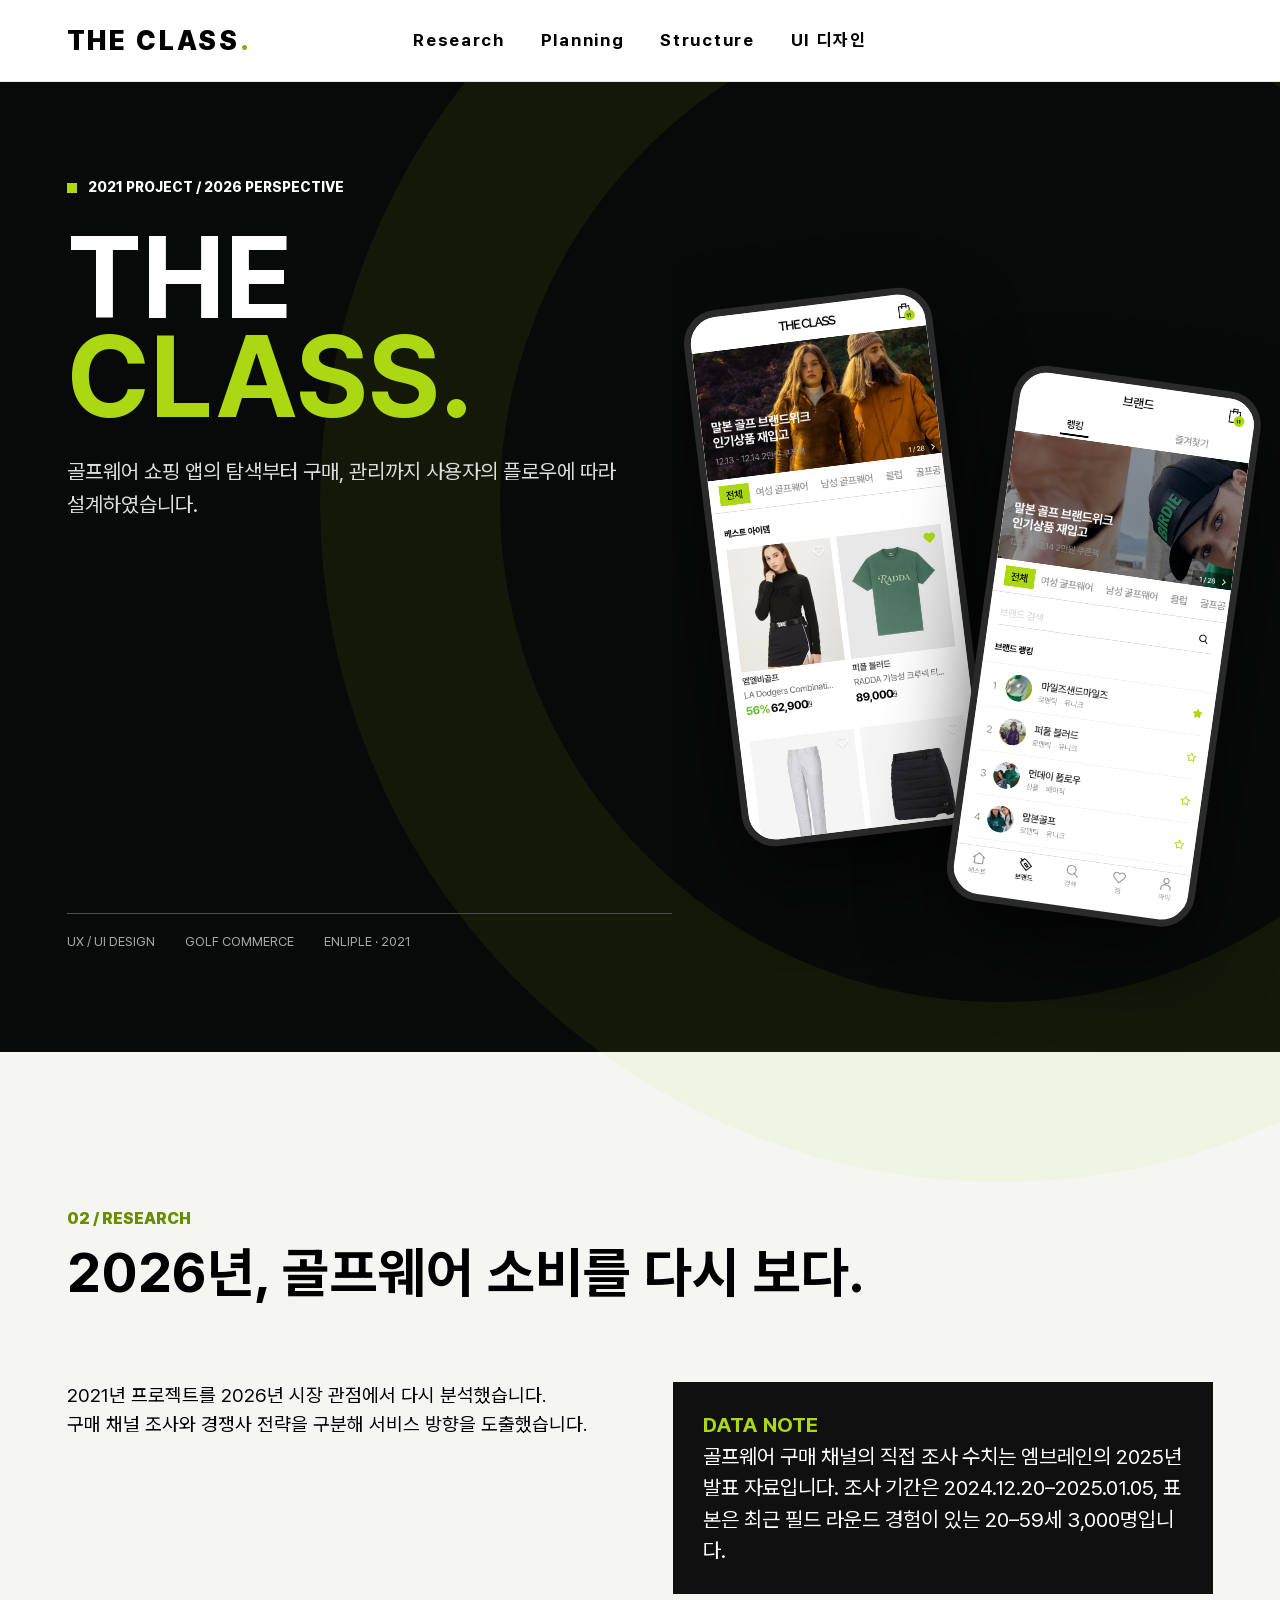
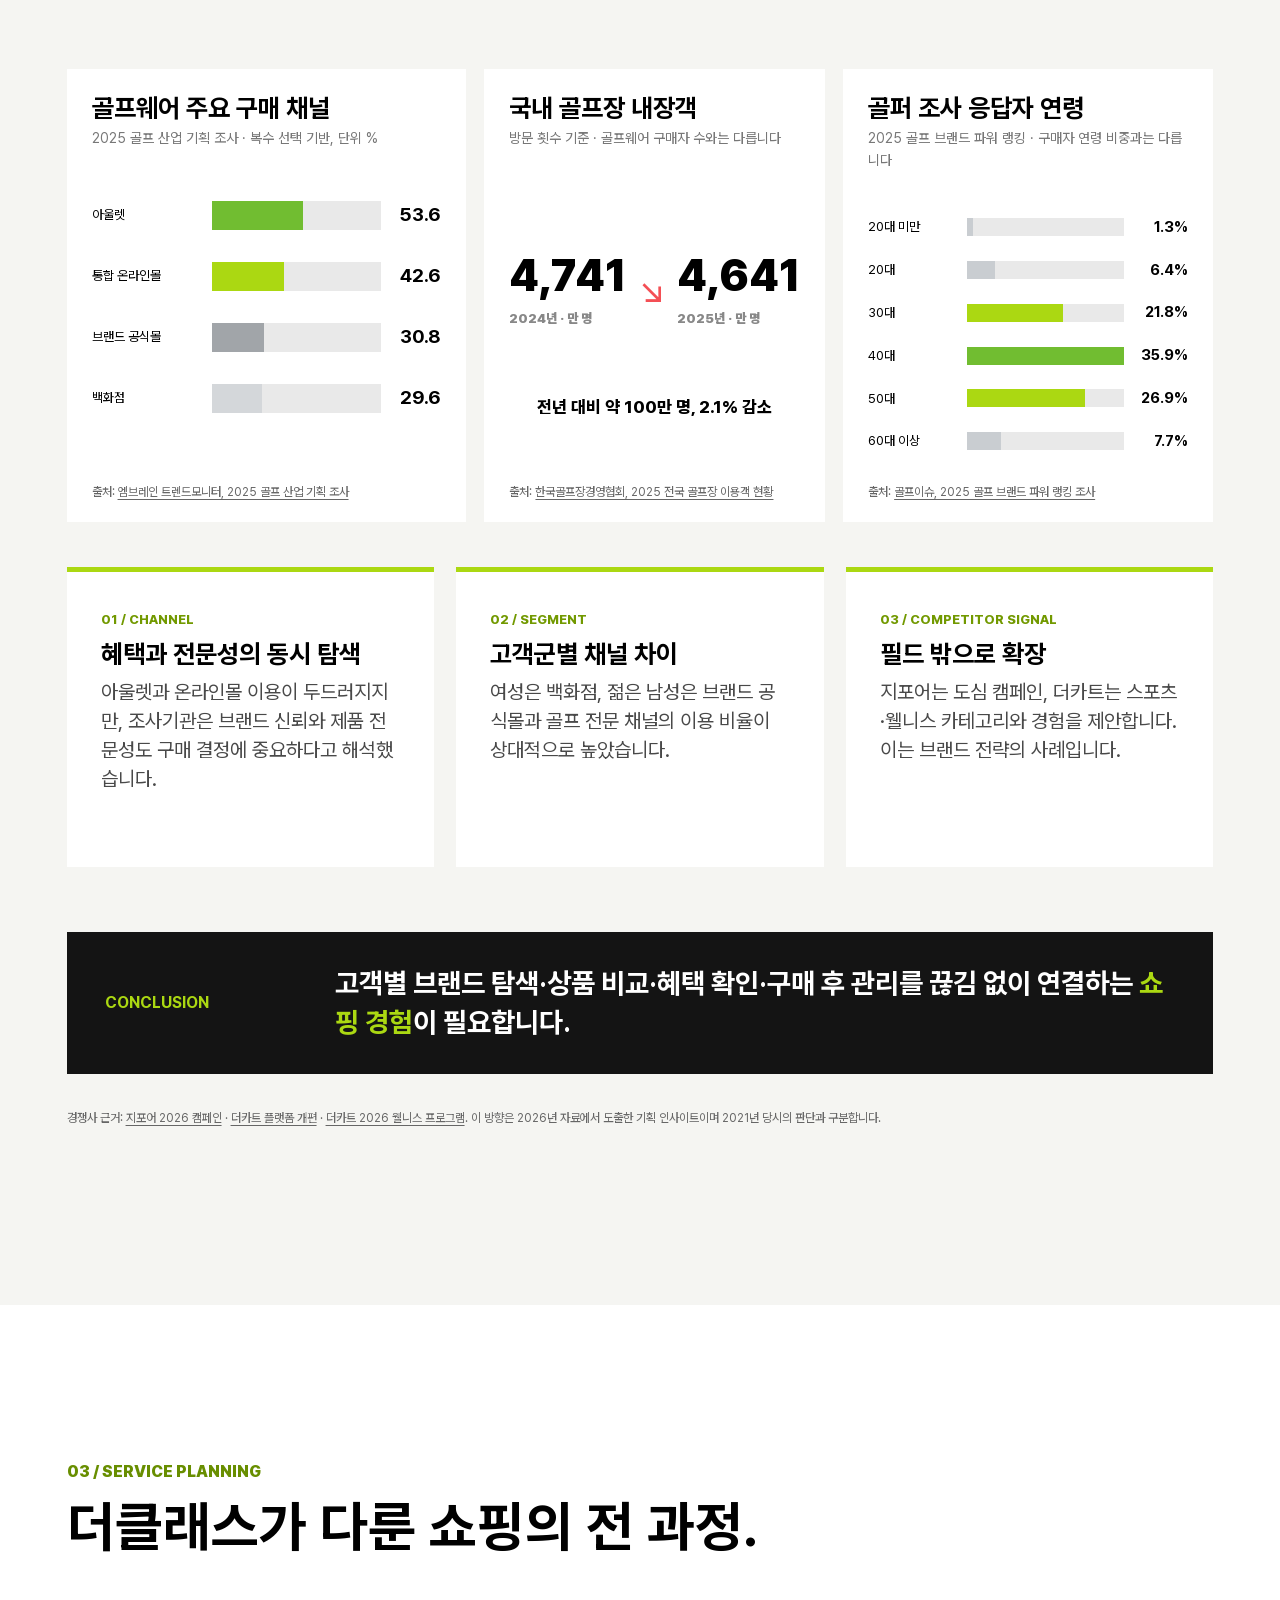
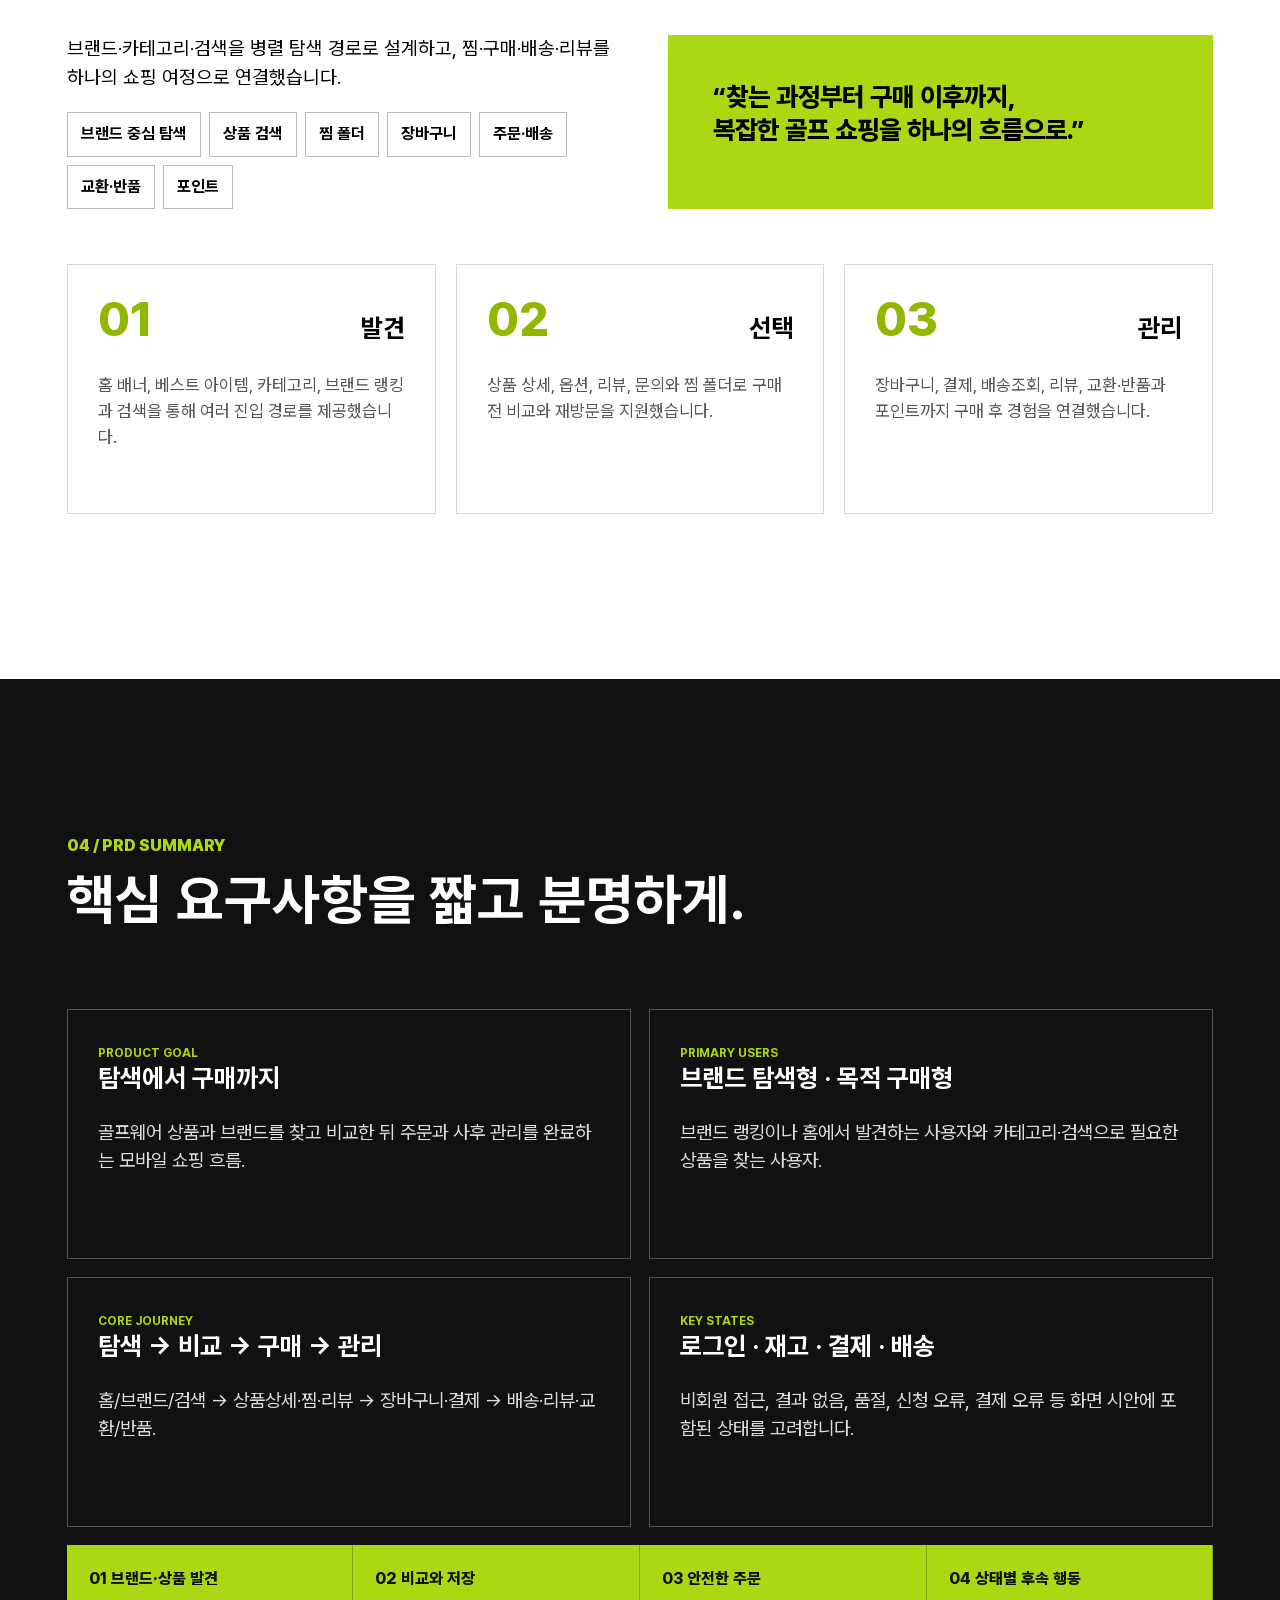
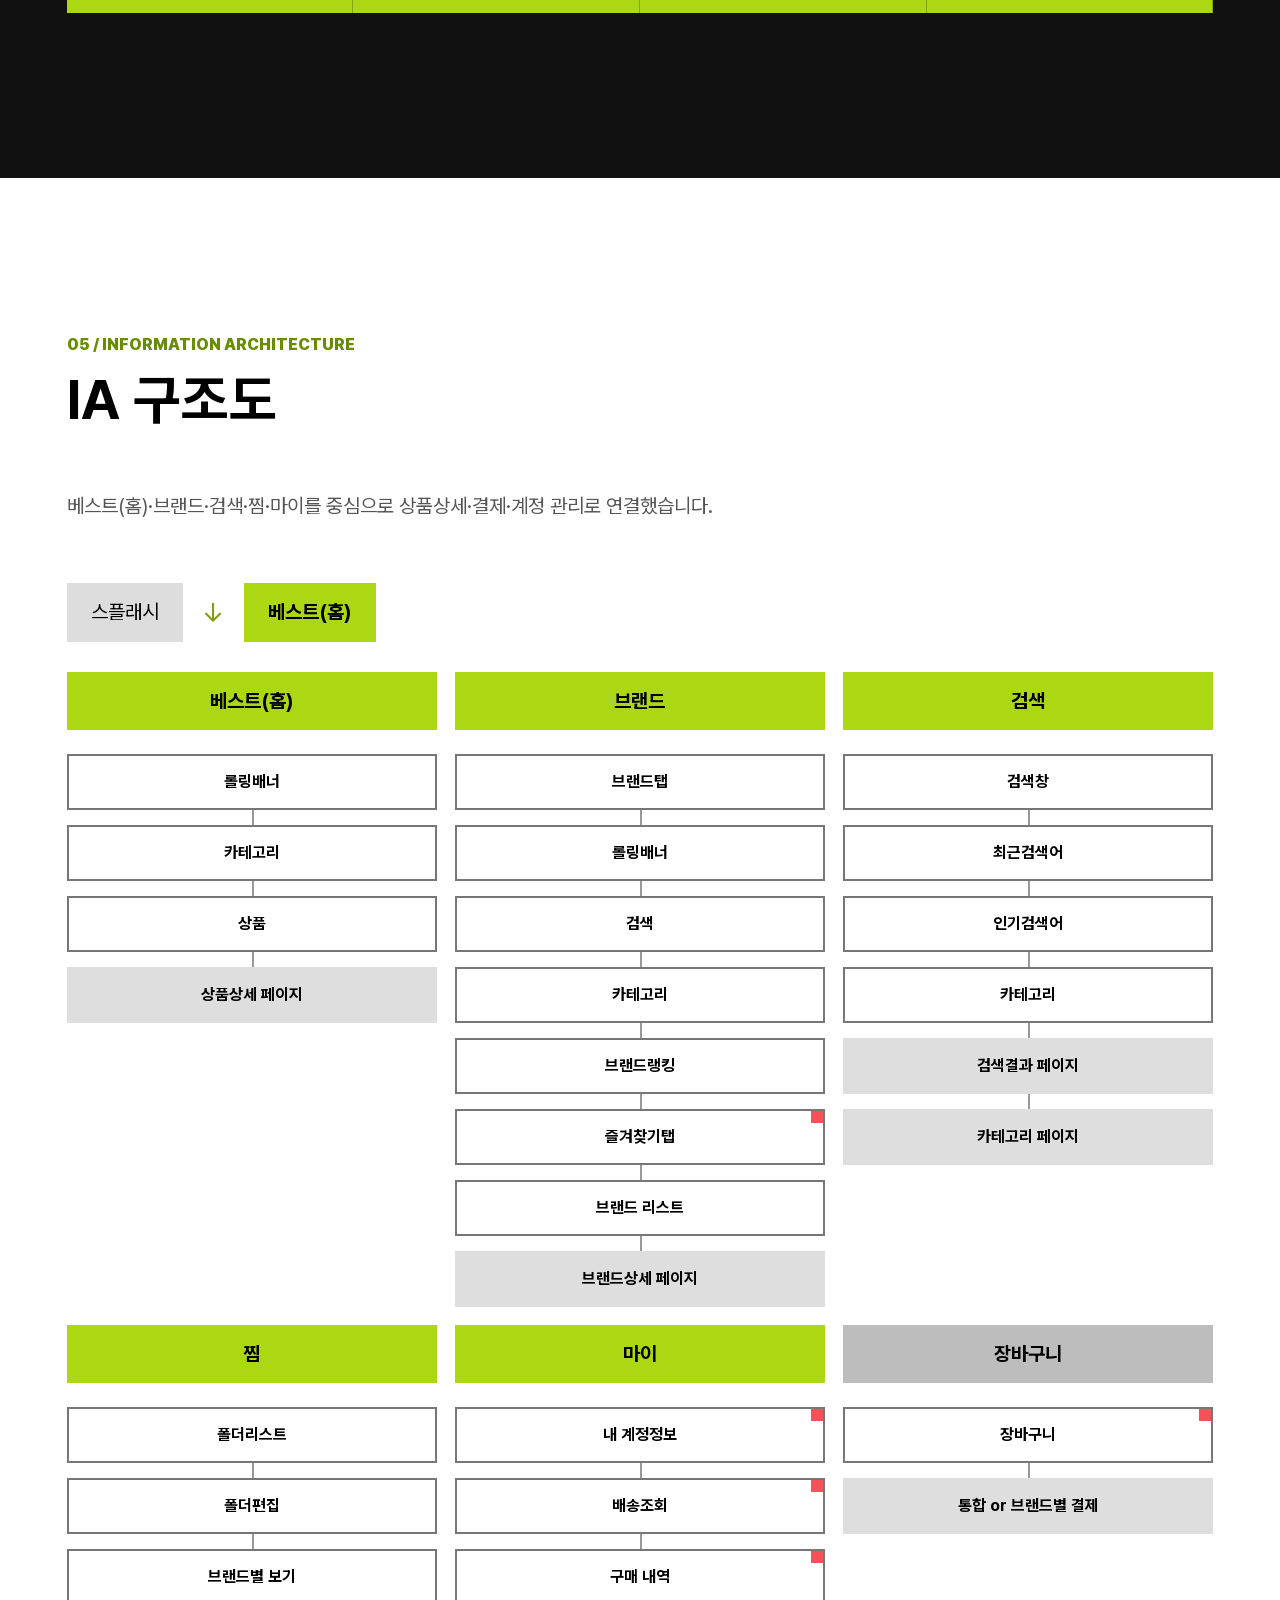
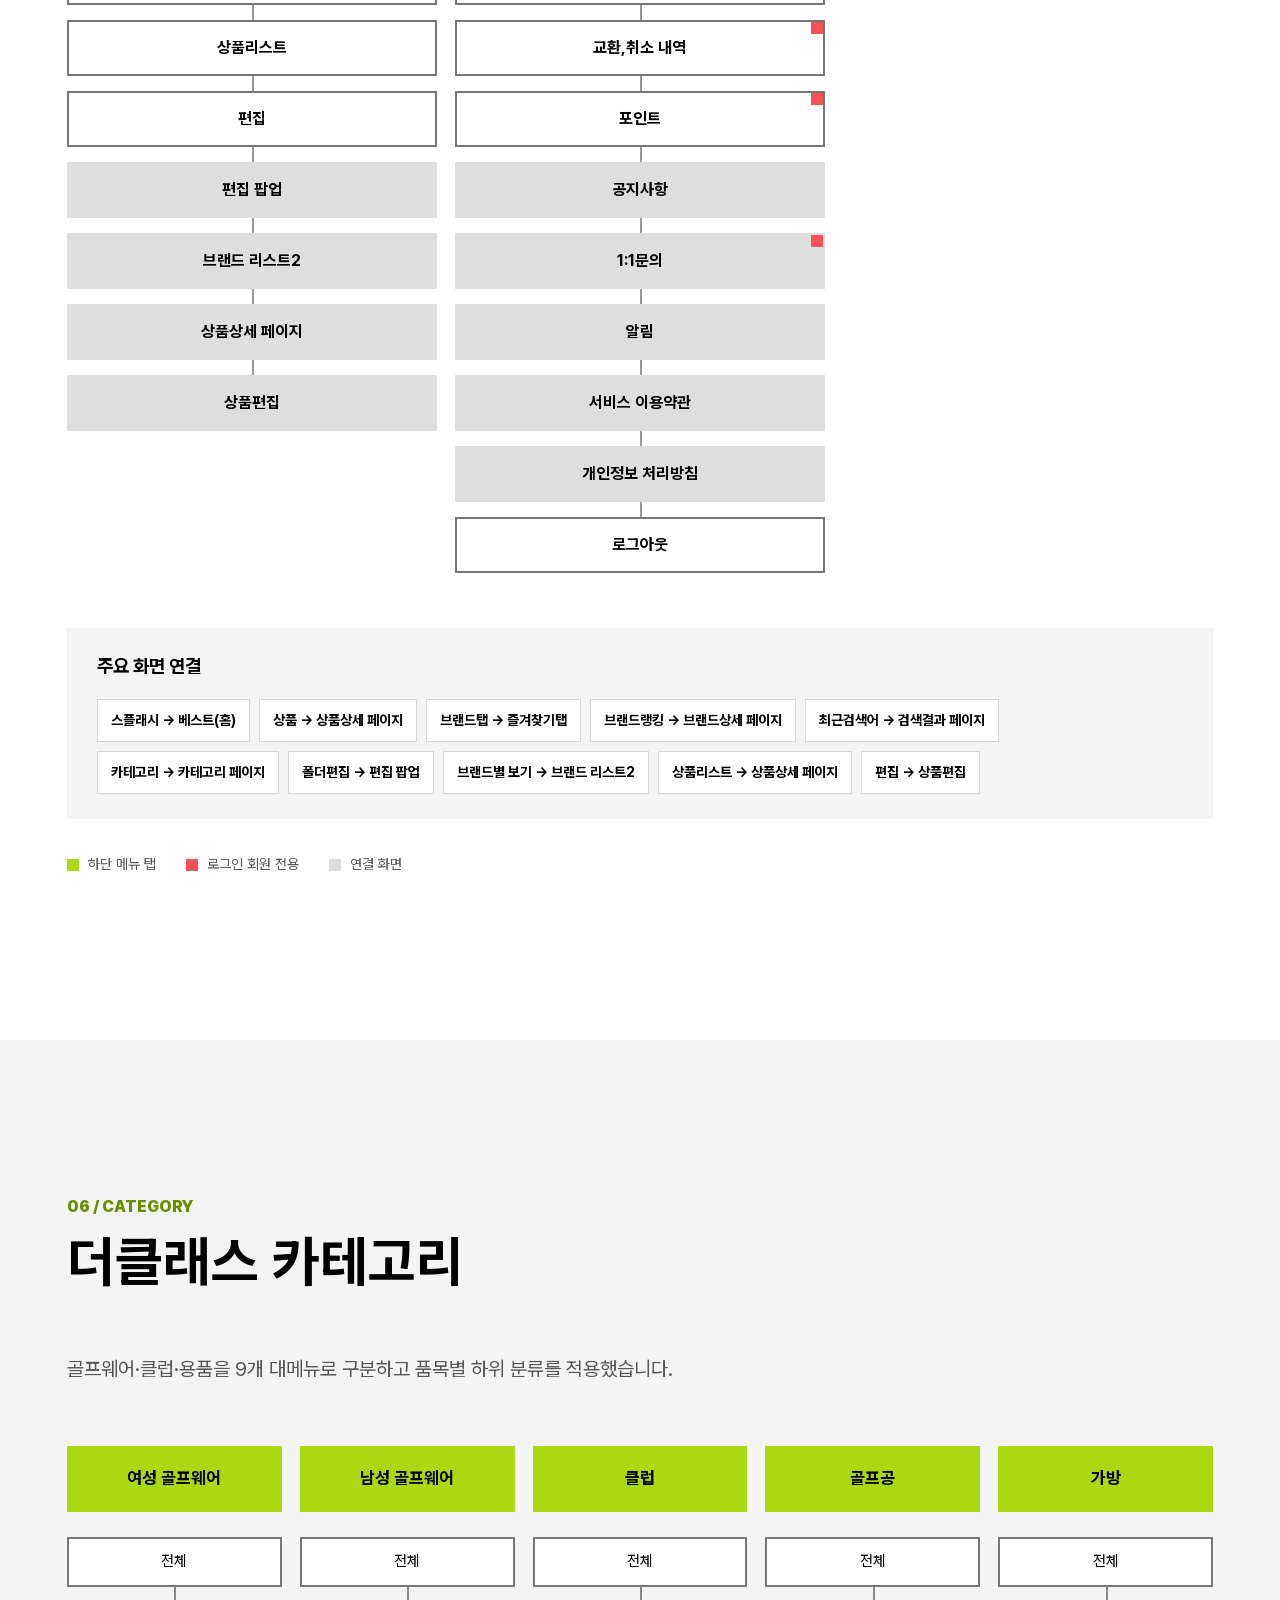
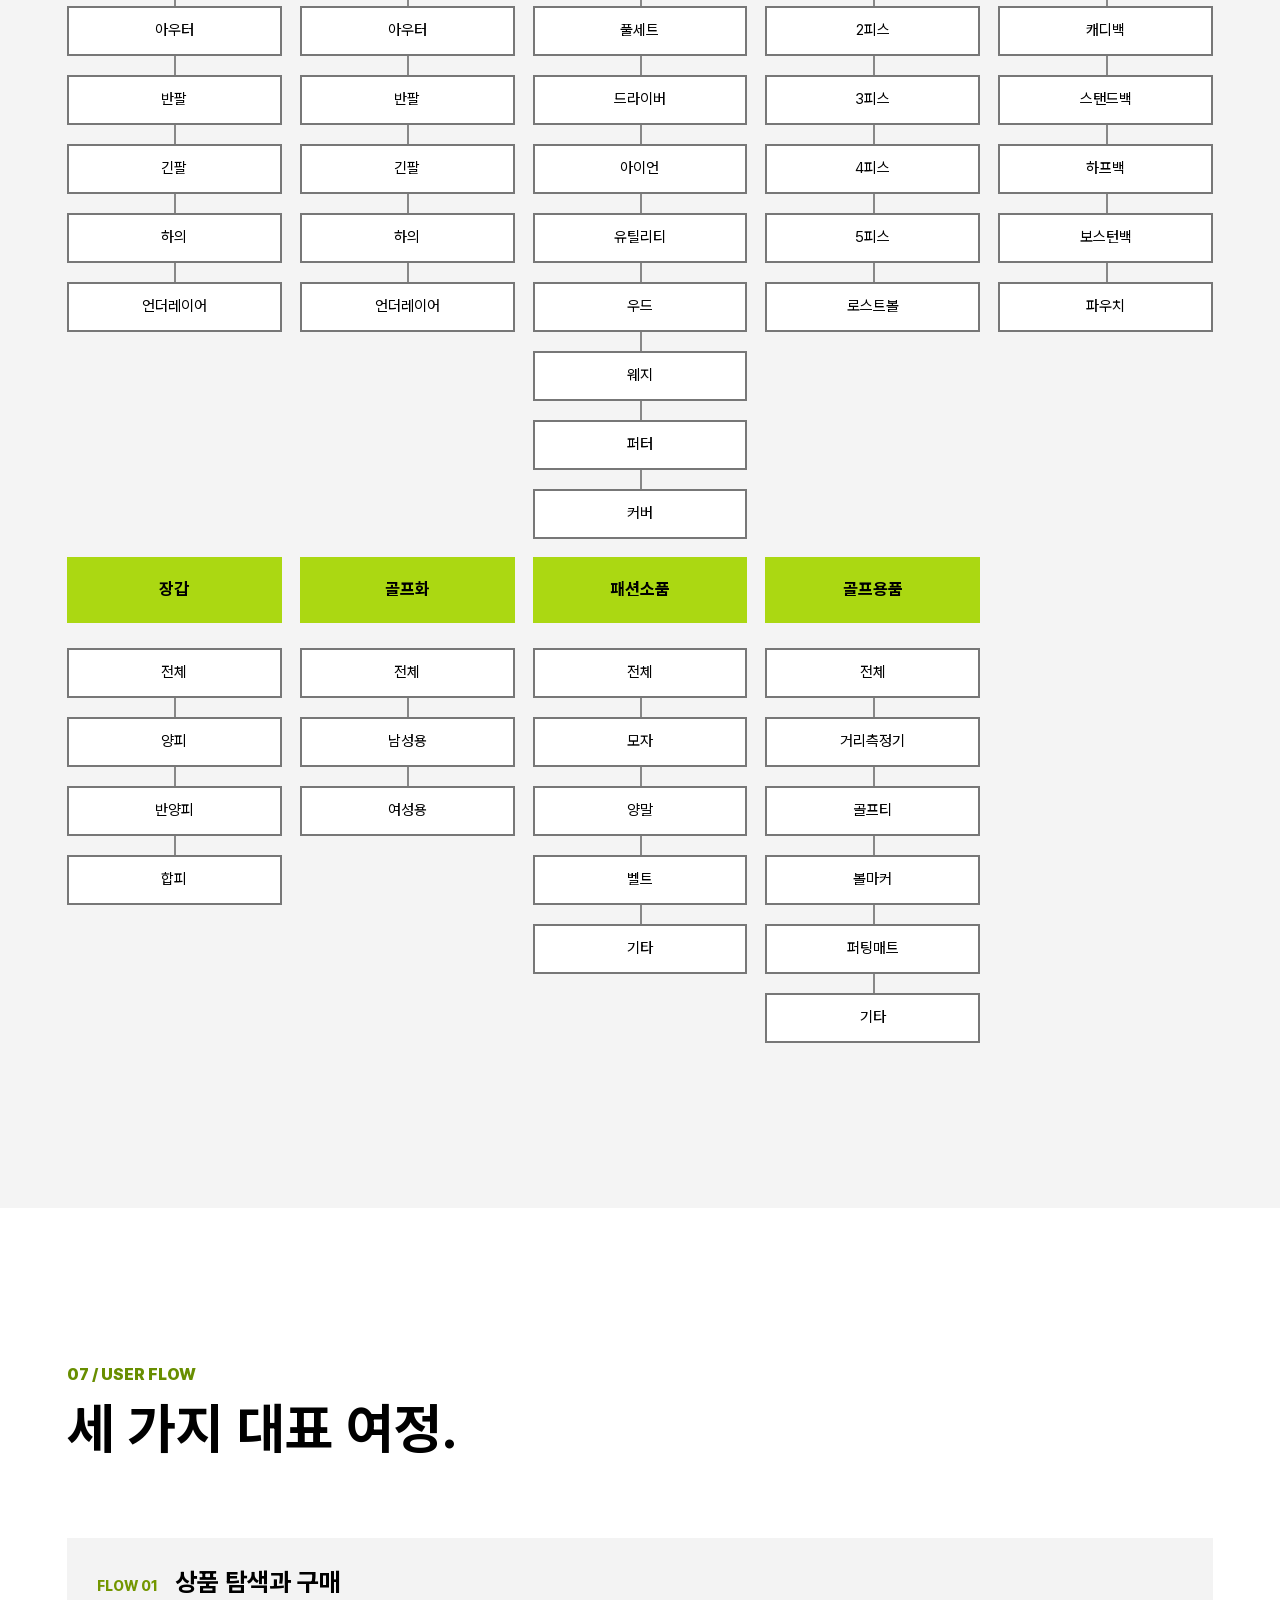
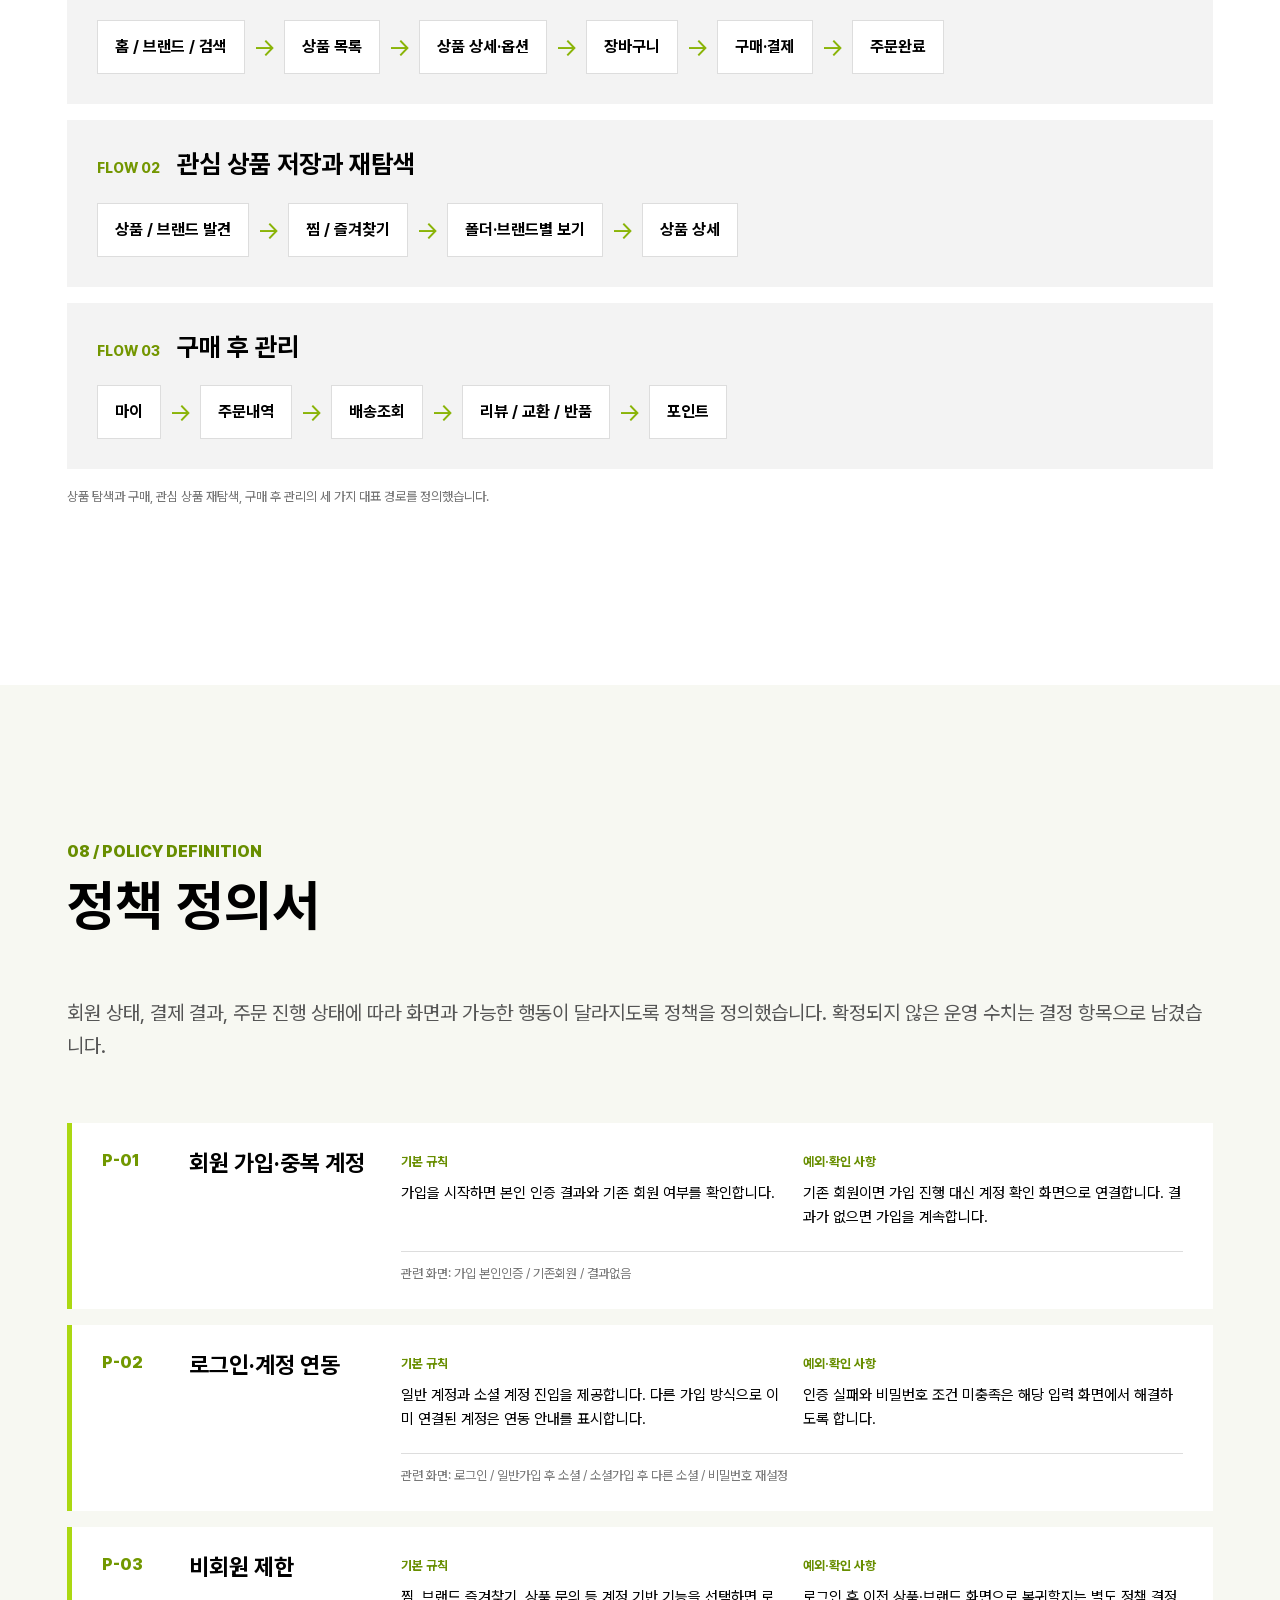
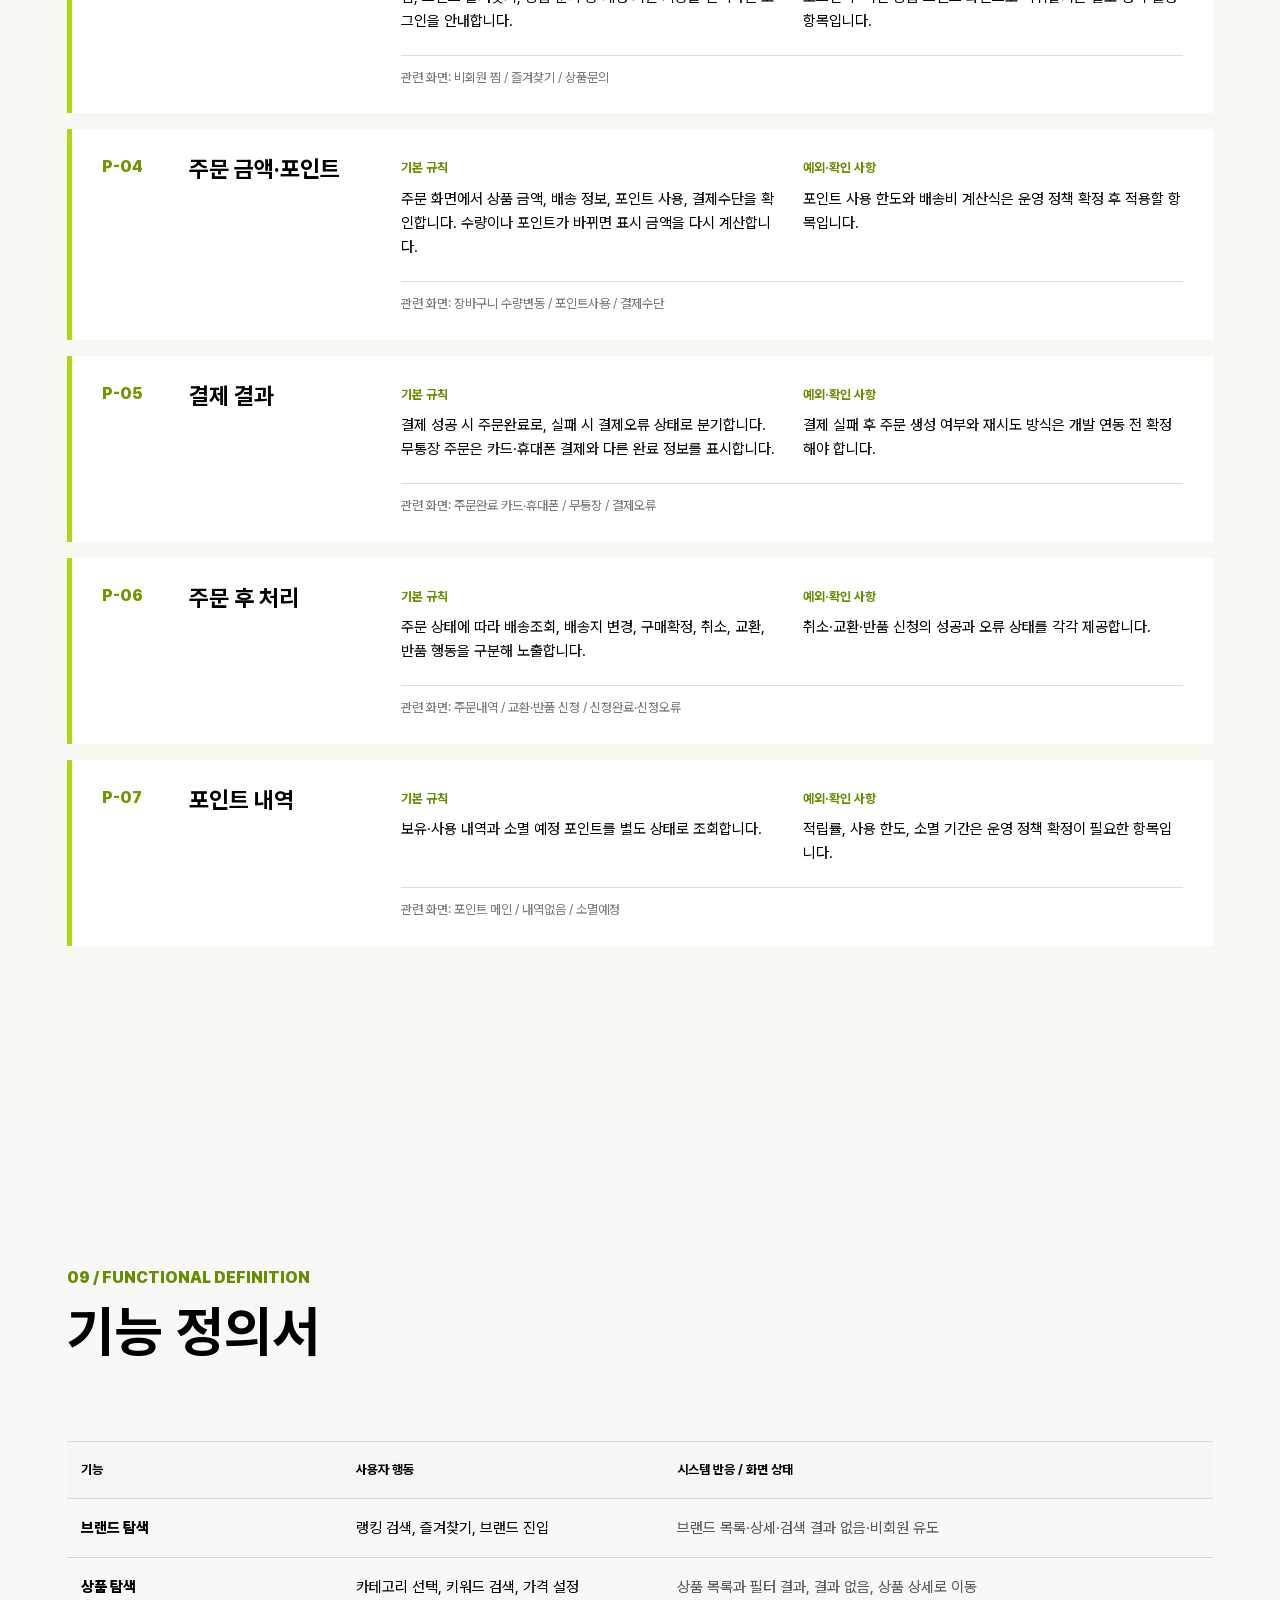
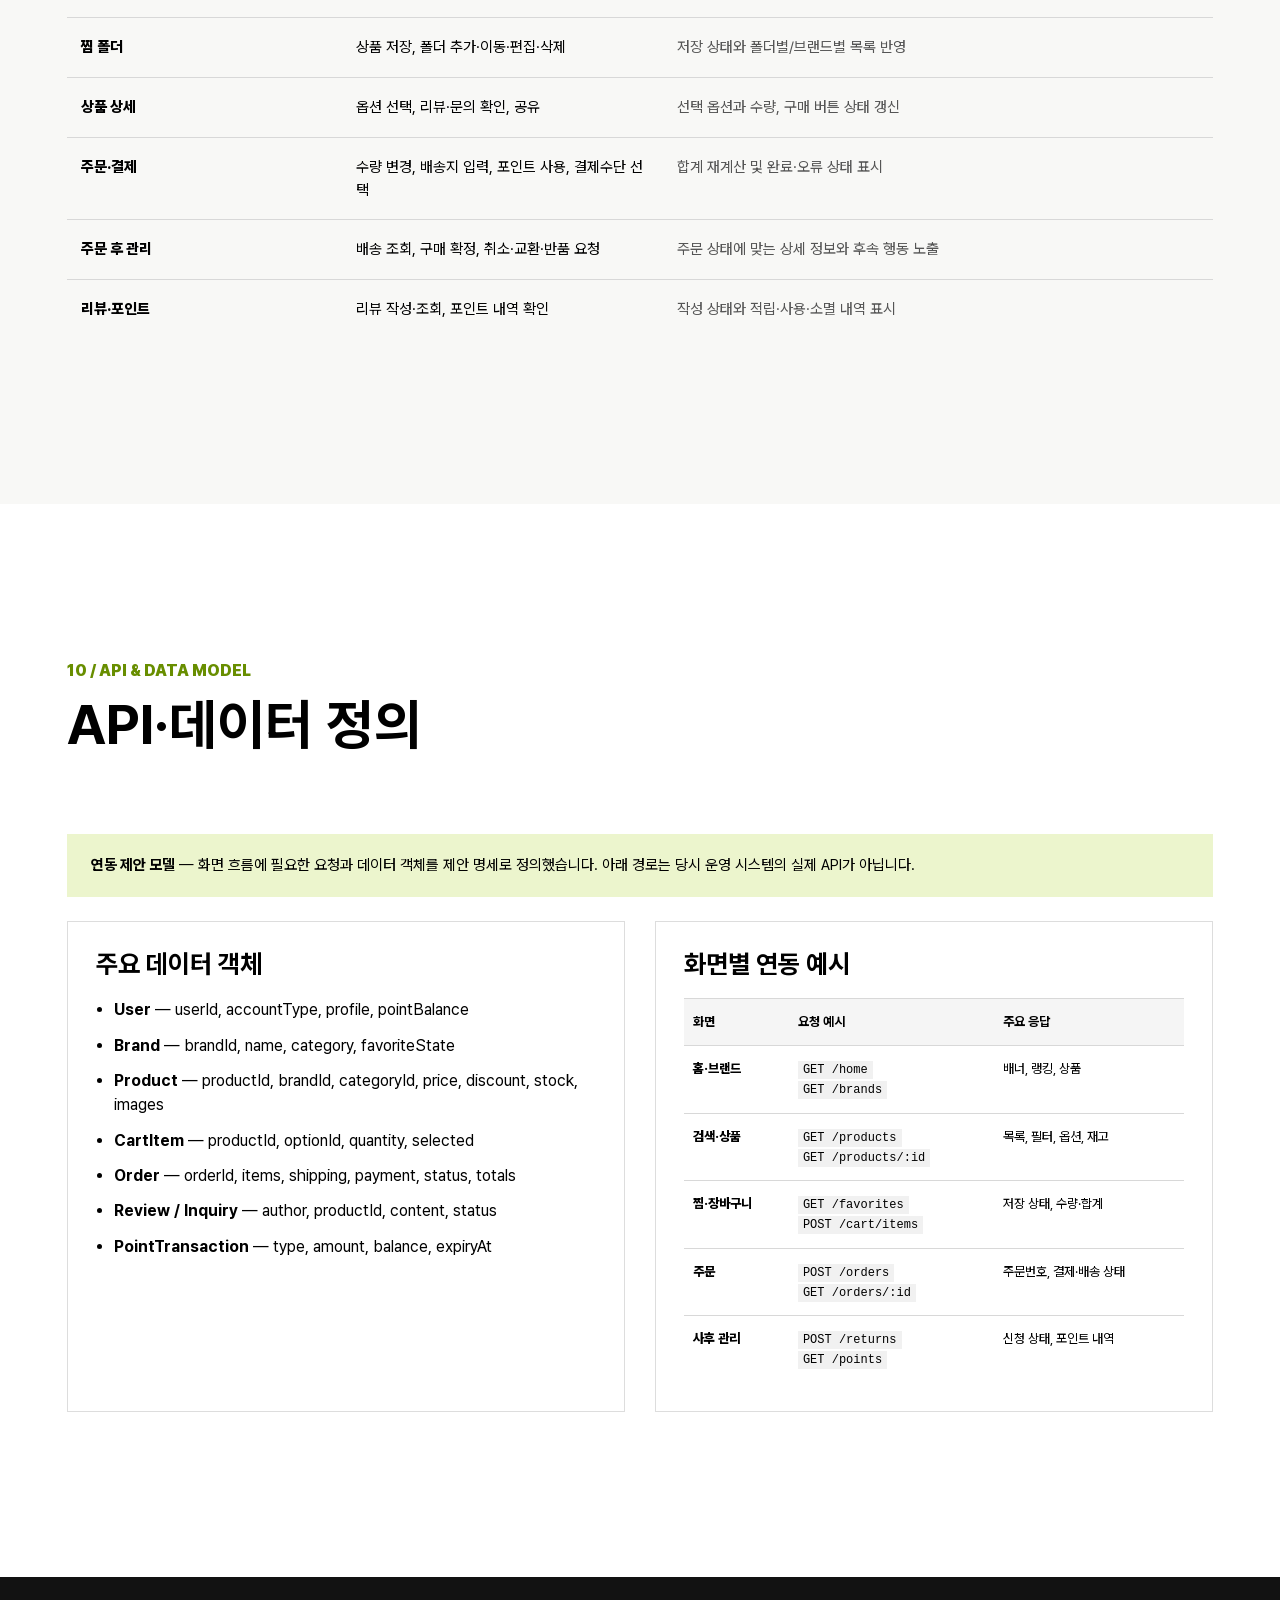
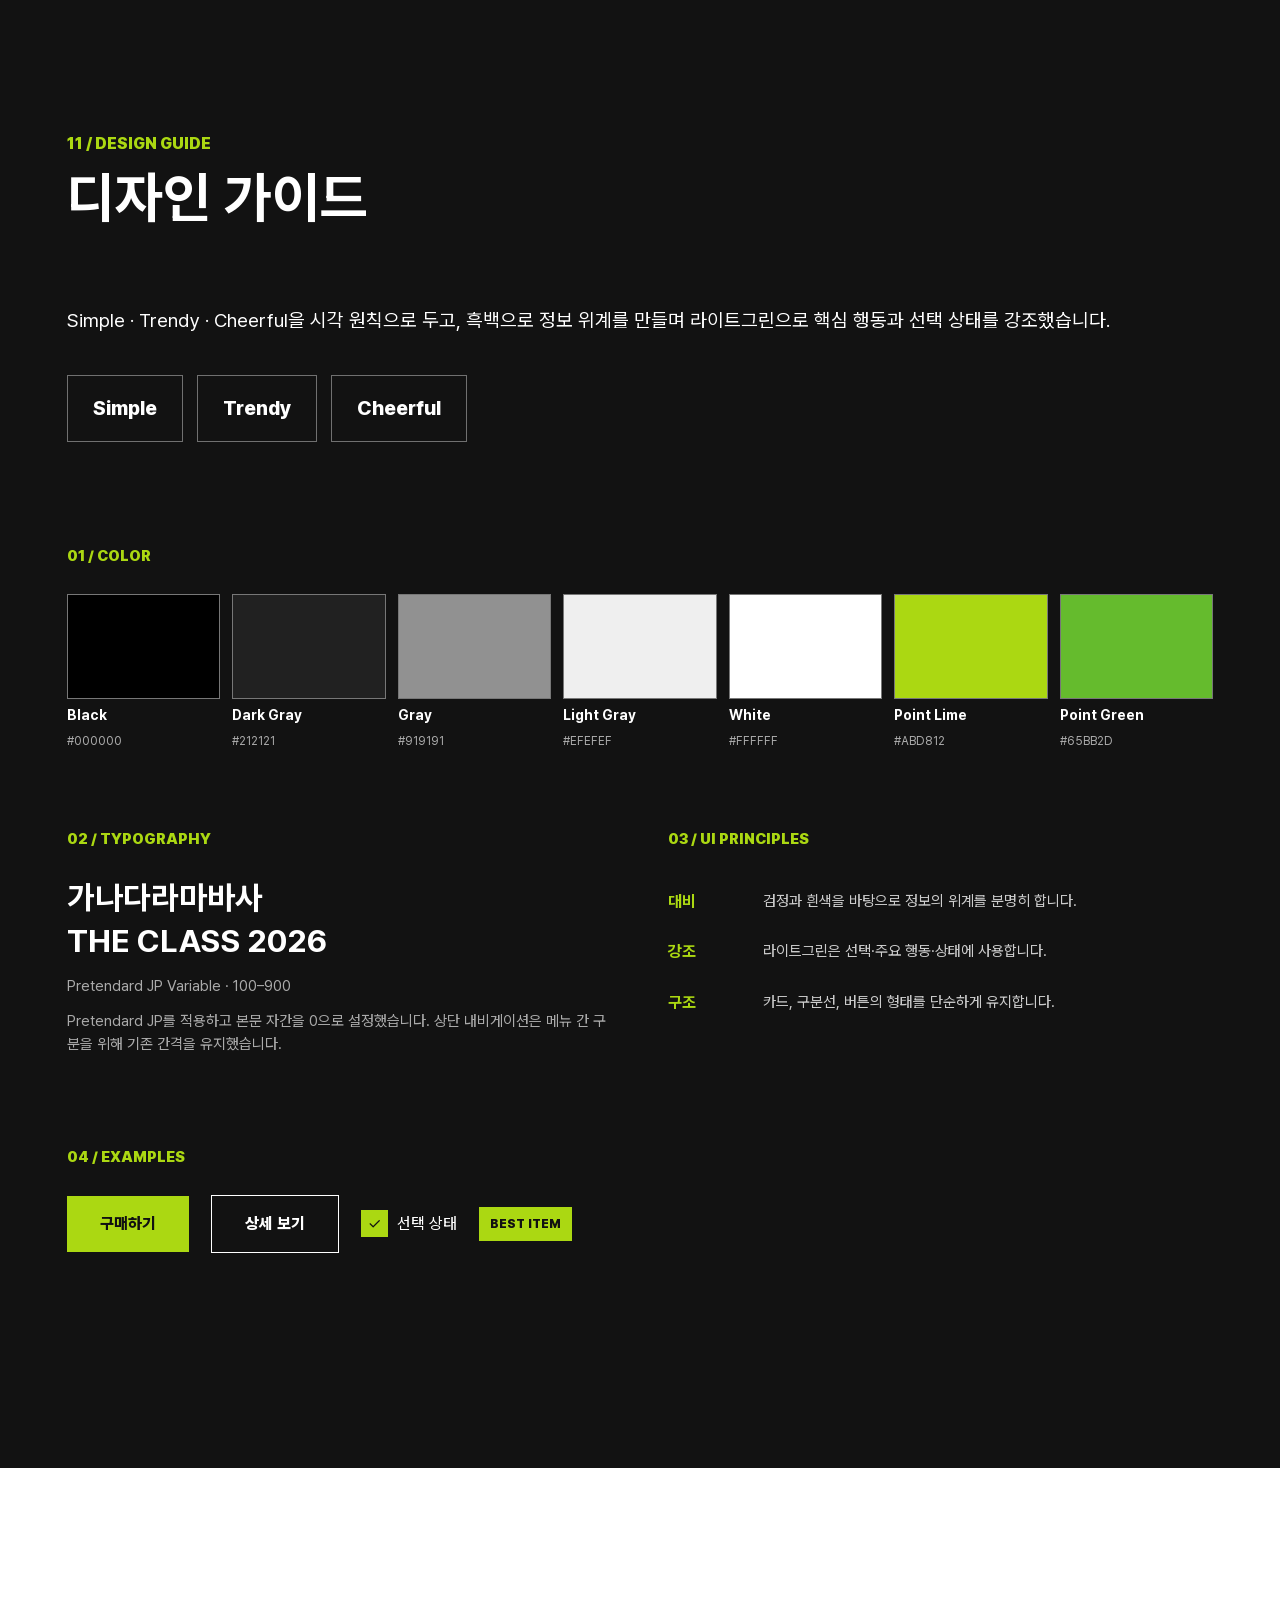
<file: pages/theclass.html>
<!doctype html>
<html lang="ko">
<head>
<meta charset="utf-8">
<meta name="viewport" content="width=device-width, initial-scale=1">
<meta name="description" content="더클래스 골프웨어 커머스 UX/UI 포트폴리오 — 2021 프로젝트, 2026 관점의 소비 행태 리서치">
<title>THE CLASS — Golf Commerce Portfolio v09</title>
<style>
@font-face{font-family:PretendardJP;src:url(../assets/theclass/font-001.woff2) format('woff2');font-weight:100 900;font-style:normal;font-display:swap}
:root{--lime:#abd812;--green:#65bb2d;--black:#000;--ink:#212121;--muted:#767676;--line:#dedede;--pale:#f5f6f0;--red:#f44f55}
*{box-sizing:border-box}html{scroll-behavior:smooth}body{margin:0;background:#e9e9e9;color:var(--black);font-family:PretendardJP,'Pretendard',sans-serif;letter-spacing:-.1em;line-height:1.52}button,a{font:inherit;letter-spacing:inherit}button{cursor:pointer}a{color:inherit}.page{width:100%;max-width:1920px;margin:auto;background:white;overflow:hidden}.wrap{padding-left:clamp(24px,5.2vw,100px);padding-right:clamp(24px,5.2vw,100px)}
.topbar{position:sticky;top:0;z-index:50;display:flex;align-items:center;justify-content:space-between;gap:20px;height:70px;padding:0 clamp(24px,5.2vw,100px);background:rgba(255,255,255,.96);border-bottom:1px solid #e6e6e6;backdrop-filter:blur(12px)}.brand{font-weight:900;font-size:21px;letter-spacing:-.08em;text-decoration:none}.topbar nav{display:flex;gap:25px;font-size:13px;font-weight:700}.topbar nav a{text-decoration:none}.topbar nav a:hover{color:#649b00}.version{font-size:12px;color:#777;white-space:nowrap}.eyebrow{display:flex;align-items:center;gap:11px;font-size:14px;font-weight:800;letter-spacing:-.06em;text-transform:uppercase}.eyebrow:before{content:'';width:10px;height:10px;background:var(--lime)}section{scroll-margin-top:70px}.section-head{display:grid;grid-template-columns:1fr 2fr;gap:28px;align-items:end;margin-bottom:40px;border-top:1px solid #111;padding-top:17px}.section-no{font-size:15px;font-weight:900;color:#688e00}h1,h2,h3,h4,p{margin-top:0}h1{font-size:clamp(74px,9vw,172px);letter-spacing:-.12em;line-height:.86;margin:30px 0}h2{font-size:clamp(38px,4.3vw,78px);line-height:1.05;margin:0;letter-spacing:-.095em}h3{font-size:clamp(24px,2vw,38px);line-height:1.12;letter-spacing:-.09em}h4{font-size:18px;margin-bottom:8px}.lead{font-size:clamp(19px,1.5vw,26px);line-height:1.5;max-width:920px}.small{font-size:13px;color:#747474}.tag{display:inline-flex;background:var(--lime);padding:7px 12px;font-weight:800;font-size:13px}.divider{height:1px;background:#ddd;margin:24px 0}.block-pad{padding-top:110px;padding-bottom:120px}
.hero{min-height:970px;background:#080909;color:white;position:relative;display:grid;grid-template-columns:1.05fr .95fr;isolation:isolate}.hero:after{content:'';position:absolute;width:1000px;height:1000px;border:180px solid rgba(171,216,18,.07);border-radius:50%;right:-400px;top:-260px;z-index:-1}.hero-copy{padding:95px 0 100px clamp(24px,5.2vw,100px);display:flex;flex-direction:column;justify-content:space-between}.hero h1 span{display:block;color:var(--lime)}.hero-sub{max-width:570px;color:#dedede;font-size:21px;line-height:1.55}.hero-meta{display:flex;gap:30px;font-size:13px;color:#aaa;border-top:1px solid #4d4d4d;padding-top:18px}.hero-visual{display:flex;align-items:center;justify-content:center;gap:28px;overflow:hidden;padding:80px 55px}.hero-phone{width:315px;height:682px;flex:none;border:7px solid #2a2a2a;border-radius:34px;overflow:hidden;background:white;box-shadow:0 35px 80px #0009;transform:rotate(-7deg)}.hero-phone.second{transform:rotate(8deg) translateY(80px)}.hero-phone img{display:block;width:100%;height:auto}.hero-num{font-size:14px;color:var(--lime);font-weight:800}
.research{background:#f5f5f2}.research-intro{display:grid;grid-template-columns:1fr 1fr;gap:35px;margin-bottom:45px}.research-intro .lead{max-width:690px}.note-box{background:#101010;color:white;padding:27px 30px;font-size:17px}.note-box strong{color:var(--lime)}.chart-grid{display:grid;grid-template-columns:1.15fr .85fr;gap:18px}.chart-card{background:white;padding:34px;min-height:400px}.chart-card h3{margin-bottom:6px}.chart-sub{font-size:14px;color:#777;margin-bottom:35px}.bar-row{display:grid;grid-template-columns:170px 1fr 63px;align-items:center;gap:15px;margin:19px 0;font-size:15px}.bar-track{height:29px;background:#e9e9e9}.bar-fill{height:100%;background:var(--lime)}.bar-row:nth-child(3) .bar-fill{background:#71bd31}.bar-row:nth-child(4) .bar-fill{background:#a1a1a1}.bar-row:nth-child(5) .bar-fill{background:#c5c5c5}.bar-row b{text-align:right;font-size:24px}.slope{display:flex;align-items:center;justify-content:center;gap:25px;height:210px}.slope .n{font-size:clamp(46px,5vw,85px);font-weight:900;line-height:1}.slope .n small{display:block;font-size:13px;color:#888;margin-top:15px}.slope .arrow{font-size:48px;color:var(--red)}.slope-note{text-align:center;font-weight:800;font-size:21px}.insight-grid{display:grid;grid-template-columns:repeat(3,1fr);gap:18px;margin-top:18px}.insight{background:#fff;padding:28px;border-top:5px solid var(--lime)}.insight .count{font-size:13px;font-weight:800;color:#729900}.insight p{font-size:16px;margin-bottom:0;color:#494949}.source-line{font-size:12px;color:#666;margin-top:24px;line-height:1.6}.source-line a{text-underline-offset:3px}.conclusion{display:grid;grid-template-columns:200px 1fr;gap:30px;background:#141414;color:white;margin-top:34px;padding:32px 38px}.conclusion strong{color:var(--lime)}.conclusion p{font-size:28px;line-height:1.4;margin:0;font-weight:700}
.service{background:white}.three-col{display:grid;grid-template-columns:repeat(3,1fr);gap:20px}.info-card{padding:30px;border:1px solid #d8d8d8;min-height:250px}.info-card .icon{font-size:48px;color:#91b800;font-weight:800;line-height:1}.info-card p{color:#555;font-size:17px}.split{display:grid;grid-template-columns:1fr 1fr;gap:55px}.statement{background:var(--lime);padding:45px;font-size:clamp(26px,2.5vw,44px);font-weight:800;line-height:1.27}.pill-list{display:flex;flex-wrap:wrap;gap:8px}.pill-list span{border:1px solid #bbb;padding:9px 13px;font-weight:700}.prd{background:#111;color:white}.prd .section-head{border-color:#777}.prd .section-no{color:var(--lime)}.prd-grid{display:grid;grid-template-columns:repeat(2,1fr);gap:18px}.prd-card{padding:30px;border:1px solid #555;min-height:250px}.prd-card b{color:var(--lime);font-size:12px}.prd-card p{color:#ddd;font-size:17px}.prd-card ul{padding-left:22px;color:#ddd}.prd-strip{display:grid;grid-template-columns:repeat(4,1fr);margin-top:18px;background:var(--lime);color:#111}.prd-strip div{padding:22px;border-right:1px solid #1114;font-weight:800}
.original-board{background:#ededed;padding:18px;overflow:auto;border:1px solid #ddd}.original-board img{display:block;max-width:none;width:100%;height:auto}.original-note{display:flex;gap:14px;align-items:center;font-size:14px;color:#666;margin-top:13px}.original-note:before{content:'';width:7px;height:7px;background:var(--lime)}.category-board img{width:100%;min-width:1000px}.flow-grid{display:grid;gap:16px}.flow{padding:30px;background:#f3f3f3}.flow-head{display:flex;align-items:baseline;gap:17px;margin-bottom:23px}.flow-head span{font-size:14px;color:#739600;font-weight:800}.flow-head h3{margin:0}.flow-steps{display:flex;gap:8px;flex-wrap:wrap}.flow-steps span{background:white;border:1px solid #ddd;padding:14px 17px;font-size:16px;font-weight:700}.flow-steps i{align-self:center;color:#8ab408;font-size:25px;font-style:normal}.policy-table,.feature-table,.api-table{width:100%;border-collapse:collapse;font-size:15px}.policy-table th,.policy-table td,.feature-table th,.feature-table td,.api-table th,.api-table td{border-top:1px solid #d8d8d8;padding:18px 14px;text-align:left;vertical-align:top}.policy-table th,.feature-table th,.api-table th{background:#f5f5f5;font-size:13px}.policy-table td:first-child,.feature-table td:first-child,.api-table td:first-child{font-weight:800}.policy-table td:first-child{width:20%}.annotation{background:#ecf5cd;padding:20px 24px;margin-top:25px;font-size:15px}.screen-grid{display:grid;grid-template-columns:repeat(4,minmax(0,1fr));gap:30px 14px}.screen-card{min-width:0}.screen-window{width:375px;height:812px;max-width:100%;overflow:auto;overscroll-behavior:contain;border:1px solid #ddd;background:#fff;box-shadow:0 12px 30px #00000012;scrollbar-width:thin}.screen-window img{display:block;width:375px;max-width:none;height:auto}.screen-caption{padding:15px 4px;max-width:375px}.screen-caption strong{font-size:16px}.screen-caption p{font-size:14px;color:#666;line-height:1.45;margin:6px 0 0}.screen-info{font-size:14px;color:#666;margin:-16px 0 32px}.functional{background:#f8f8f6}.feature-table td:first-child{width:24%}.feature-table td:nth-child(2){width:28%}.feature-table td:last-child{color:#555}.data-layout{display:grid;grid-template-columns:1fr 1fr;gap:30px}.data-card{border:1px solid #ddd;padding:28px}.data-card h3{margin-bottom:20px}.data-card code{font-family:ui-monospace,monospace;letter-spacing:0;background:#f1f1f1;padding:2px 5px;font-size:12px}.api-table th,.api-table td{padding:13px 9px;font-size:13px}.data-card ul{padding-left:18px}.data-card li{margin:11px 0}.guide{background:#111;color:white}.guide .section-head{border-color:#777}.guide .section-no{color:var(--lime)}.guide .original-board{background:white}.guide-stack{display:grid;grid-template-columns:1fr 1fr;gap:17px}.guide-stack .original-board img{min-width:800px}.token-row{display:flex;gap:8px;margin-bottom:20px}.token{width:120px;height:72px;padding:8px;font-size:12px;display:flex;align-items:end}.gallery-head{display:flex;justify-content:space-between;align-items:end;gap:20px;margin-bottom:18px}.gallery-tabs{display:flex;flex-wrap:wrap;gap:8px;margin-bottom:30px}.gallery-tabs button{padding:10px 15px;border:1px solid #bbb;background:#fff;font-weight:800;font-size:14px}.gallery-tabs button.active{border-color:var(--lime);background:var(--lime)}.gallery-title{font-size:30px;font-weight:900}.gallery-count{font-size:13px;color:#777}.footer{background:#0d0d0d;color:white;padding-top:60px;padding-bottom:50px}.footer strong{display:block;font-size:58px;line-height:1}.footer p{max-width:800px;color:#aaa}.footer small{color:#777}
@media(max-width:1450px){.screen-grid{grid-template-columns:repeat(3,minmax(0,1fr))}.hero-phone{width:250px;height:540px}}@media(max-width:1100px){.topbar nav{display:none}.hero{grid-template-columns:1fr}.hero-copy{min-height:650px;padding-right:24px}.hero-visual{display:none}.screen-grid{grid-template-columns:repeat(2,minmax(0,1fr))}.section-head{grid-template-columns:1fr}.chart-grid,.data-layout,.split{grid-template-columns:1fr}.three-col,.insight-grid{grid-template-columns:1fr 1fr}.guide-stack{grid-template-columns:1fr}}@media(max-width:700px){.block-pad{padding-top:75px;padding-bottom:80px}.hero{min-height:620px}.hero-copy{min-height:620px;padding-top:70px}.hero-meta{flex-wrap:wrap}.research-intro,.prd-grid,.three-col,.insight-grid,.prd-strip{grid-template-columns:1fr}.chart-card{padding:20px}.bar-row{grid-template-columns:115px 1fr 50px;gap:7px;font-size:12px}.bar-row b{font-size:18px}.conclusion{grid-template-columns:1fr}.conclusion p{font-size:23px}.screen-grid{grid-template-columns:1fr}.screen-window{margin:auto}.screen-caption{margin:auto}.gallery-head{display:block}.policy-table,.feature-table,.api-table{font-size:12px}.policy-table th,.policy-table td,.feature-table th,.feature-table td,.api-table th,.api-table td{padding:10px 6px}}

/* v03 presentation refinements */
body{letter-spacing:.1em}
*{letter-spacing:.1em!important}
.page{overflow:clip}
.topbar{justify-content:flex-start;gap:clamp(40px,6vw,115px);height:82px}
.topbar nav{font-size:17px;gap:36px}
.topbar .brand{font-size:27px;letter-spacing:.1em}
section{scroll-margin-top:82px}
.block-pad{padding-top:155px;padding-bottom:165px}
.section-head{display:block;border:0;padding:0;margin-bottom:80px}
.section-no{display:block;margin-bottom:13px;font-size:16px}
.section-head h2{white-space:nowrap;letter-spacing:.1em}
.research-intro{margin-bottom:75px;gap:65px}
.chart-grid{gap:30px;margin-bottom:42px}
.insight-grid{gap:22px;margin-top:45px}
.insight{min-height:300px;padding:38px 34px;display:flex;flex-direction:column}
.insight p{margin-top:auto;padding-top:25px}
.conclusion{margin-top:65px}
.research>.source-line{margin-top:35px}
.diagram-intro,.policy-intro,.gallery-intro{font-size:20px;max-width:1200px;color:#555;line-height:1.65;margin:-18px 0 60px}
.ia-origin{display:flex;align-items:center;gap:18px;margin:0 0 30px;font-size:20px}
.ia-origin span,.ia-origin strong{padding:14px 24px;background:#ddd}.ia-origin strong{background:var(--lime)}
.ia-origin i{font-style:normal;font-size:27px;color:#819e16}
.ia-grid{display:grid;grid-template-columns:repeat(6,minmax(0,1fr));gap:18px;align-items:start}
.ia-column{min-width:0}.ia-column h3{font-size:20px;background:var(--lime);padding:16px 10px;text-align:center;line-height:1.3;letter-spacing:.1em;margin:0 0 24px}
.ia-column:first-child h3{background:#bdbdbd}
.ia-spine{display:flex;flex-direction:column;align-items:stretch;gap:15px;position:relative}
.ia-node{position:relative;min-height:56px;display:grid;place-items:center;text-align:center;padding:10px 8px;border:2px solid #777;background:#fff;font-size:16px;line-height:1.35;font-weight:700}
.ia-node:not(:last-child):after{content:'';position:absolute;bottom:-17px;left:50%;height:15px;border-left:2px solid #999}
.ia-node.solid{background:#dedede;border-color:#dedede}.ia-node.auth:before{content:'';position:absolute;right:0;top:0;width:12px;height:12px;background:#f45158}
.ia-relations{margin-top:55px;padding:25px 30px;background:#f4f4f4}.ia-relations strong{display:block;font-size:19px;margin-bottom:17px}.ia-relations>div{display:flex;flex-wrap:wrap;gap:9px}.ia-relations span{display:inline-block;background:white;border:1px solid #d8d8d8;padding:10px 13px;font-size:14px;font-weight:700}
.diagram-legend{display:flex;gap:30px;flex-wrap:wrap;margin-top:35px;color:#555;font-size:14px}.diagram-legend span{display:flex;align-items:center;gap:9px}.diagram-legend i{width:12px;height:12px;display:inline-block}.legend-green{background:var(--lime)}.legend-red{background:#f45158}.legend-gray{background:#ddd}
.category-section{background:#f4f4f4}.category-grid{display:grid;grid-template-columns:repeat(9,minmax(0,1fr));gap:18px;align-items:start}.category-column{min-width:0}.category-column h3{font-size:17px;line-height:1.25;text-align:center;background:var(--lime);padding:17px 7px;min-height:66px;display:grid;place-items:center;letter-spacing:.1em;margin-bottom:25px}.category-column ul{padding:0;margin:0;list-style:none}.category-column li{position:relative;border:2px solid #777;background:#fff;text-align:center;padding:11px 3px;font-size:15px;min-height:50px}.category-column li+li{margin-top:19px}.category-column li:not(:last-child):after{content:'';position:absolute;bottom:-21px;left:50%;height:19px;border-left:2px solid #888}
.policy-section{background:#f7f8f2}.policy-list{display:grid;gap:16px}.policy-item{display:grid;grid-template-columns:80px 240px 1fr 1fr;gap:22px;align-items:start;background:white;padding:26px 30px;border-left:5px solid var(--lime)}.policy-id{font-weight:900;color:#719800}.policy-item h3{font-size:23px;line-height:1.3;letter-spacing:.1em;margin:0}.policy-item b{font-size:13px;color:#688e00}.policy-item p{margin:7px 0 0;font-size:15px;line-height:1.6}.policy-ref{grid-column:3/5;color:#777;font-size:13px;border-top:1px solid #ddd;padding-top:12px}
.guide{background:#121212;color:white}.guide .lead{max-width:1320px}.guide-keywords{display:flex;gap:14px;margin:40px 0 75px}.guide-keywords span{border:1px solid #707070;padding:17px 25px;font-size:20px;font-weight:800}.guide-block{border-top:1px solid #666;padding:28px 0 50px}.guide-label{font-size:15px;color:var(--lime);font-weight:900;margin-bottom:26px}.guide-colors{display:grid;grid-template-columns:repeat(7,minmax(0,1fr));gap:12px}.guide-colors>div{display:flex;flex-direction:column;gap:6px}.guide-colors i{display:block;height:105px;border:1px solid #777}.guide-colors b{font-size:14px}.guide-colors small{font-size:12px;color:#aaa}.guide-two{display:grid;grid-template-columns:1fr 1fr;gap:55px}.guide-type strong{font-size:clamp(28px,2.5vw,48px);line-height:1.35}.guide-type p{font-size:15px;color:#aaa;margin:12px 0}.guide-principles{list-style:none;margin:0;padding:0}.guide-principles li{display:grid;grid-template-columns:95px 1fr;padding:13px 0;border-bottom:1px solid #444}.guide-principles b{color:var(--lime)}.guide-principles span{color:#ccc;font-size:15px}.guide-examples{display:flex;align-items:center;gap:22px;flex-wrap:wrap}.guide-examples button{border:0;padding:16px 33px;font-weight:800}.guide-button-primary{background:var(--lime);color:#111}.guide-button-outline{background:transparent;color:white;border:1px solid white!important}.guide-check{display:flex;align-items:center;gap:9px}.guide-check span{display:grid;place-items:center;background:var(--lime);color:#111;width:27px;height:27px}.guide-tag{background:var(--lime);color:#111;font-size:12px;font-weight:900;padding:8px 11px}
.gallery-tabs{gap:10px;margin:0 0 55px}.gallery-tabs button{font-size:17px;padding:15px 22px}.gallery-title{font-size:38px}.gallery-head{margin-bottom:30px}.gallery-head p{color:#666}.gallery-count{font-size:15px}.screen-grid{gap:38px 20px}.screen-window{width:375px;height:812px;max-width:100%;overflow-y:auto;overflow-x:hidden;scrollbar-width:none;-ms-overflow-style:none;box-sizing:border-box}.screen-window::-webkit-scrollbar{display:none}.screen-window img{display:block;width:100%;max-width:100%;height:auto}.screen-caption{max-width:375px}.screen-caption strong{font-size:17px}.screen-caption p{font-size:15px}.gallery-more{display:block;margin:55px auto 0;padding:18px 35px;border:1px solid #111;background:white;font-weight:800;font-size:16px}.gallery-note{font-size:14px;color:#777;margin-top:28px}
@media(max-width:1500px){.section-head h2{white-space:normal}.ia-grid{grid-template-columns:repeat(3,minmax(0,1fr))}.category-grid{grid-template-columns:repeat(5,minmax(0,1fr))}.policy-item{grid-template-columns:65px 190px 1fr 1fr}}
@media(max-width:1100px){.topbar{justify-content:space-between}.block-pad{padding-top:110px;padding-bottom:120px}.ia-grid{grid-template-columns:repeat(2,minmax(0,1fr))}.category-grid{grid-template-columns:repeat(3,minmax(0,1fr))}.policy-item{grid-template-columns:60px 1fr 1fr}.policy-item h3{grid-column:2/4}.policy-ref{grid-column:2/4}.guide-colors{grid-template-columns:repeat(4,minmax(0,1fr))}.guide-two{grid-template-columns:1fr}}
@media(max-width:700px){.topbar{height:64px}.topbar .brand{font-size:19px}.block-pad{padding-top:85px;padding-bottom:95px}.section-head{margin-bottom:45px}.section-head h2{font-size:clamp(32px,9vw,50px)}.research-intro{margin-bottom:45px}.insight{min-height:235px}.ia-grid{grid-template-columns:repeat(2,minmax(0,1fr));gap:10px}.ia-column h3{font-size:14px;min-height:60px}.ia-node{font-size:12px;min-height:48px}.category-grid{grid-template-columns:repeat(2,minmax(0,1fr))}.category-column h3{font-size:14px}.policy-item{display:block;padding:23px}.policy-item>*{margin-bottom:15px}.policy-ref{margin-bottom:0}.guide-keywords{flex-wrap:wrap}.guide-keywords span{font-size:15px}.guide-colors{grid-template-columns:repeat(2,minmax(0,1fr))}.gallery-tabs button{font-size:13px;padding:9px 12px}}
.page *{letter-spacing:0!important}
.topbar,.topbar *{letter-spacing:.1em!important}

/* v06: review comments */
@media(min-width:1101px){.topbar{position:sticky;justify-content:space-between}.topbar nav{position:absolute;left:50%;transform:translateX(-50%)}}
.note-box{font-size:21px;line-height:1.5}
.research-intro .lead{max-width:none}
.chart-grid{grid-template-columns:1.08fr .92fr 1fr;gap:18px}
.chart-card{display:flex;flex-direction:column;min-width:0;padding:25px 25px 20px;min-height:400px}
.chart-card>.source-line{margin-top:auto;padding-top:20px;margin-bottom:0}
.bar-row{grid-template-columns:110px minmax(0,1fr) 50px;gap:10px;font-size:13px;margin:16px 0}
.bar-row b{font-size:19px}
.slope{gap:9px}.slope .n{font-size:clamp(38px,3.4vw,64px)}.slope .arrow{font-size:35px}.slope-note{font-size:17px}
.age-row{display:grid;grid-template-columns:90px minmax(0,1fr) 55px;align-items:center;gap:9px;margin:10px 0;font-size:13px}
.age-row b{text-align:right;font-size:15px}.age-track{height:18px;background:#e9e9e9}.age-track i{display:block;height:100%;background:#a4cf13}.age-row:nth-of-type(4) i{background:#6ab82c}
.insight{padding-bottom:10px}.insight p{font-size:20px;line-height:1.45}
.split>div:first-child{display:flex;flex-direction:column}.split .pill-list{margin-top:auto}
.info-card{display:grid;grid-template-columns:auto 1fr;align-content:start;gap:0 20px}.info-card .icon{grid-column:1}.info-card h3{grid-column:2;text-align:right;align-self:end;margin:0}.info-card p{grid-column:1/3;margin-top:30px}
#structure .diagram-intro{max-width:none;white-space:nowrap}
.guide-block{border-top:0}.guide-principles li{border-bottom:0}
.gallery-count[hidden]{display:none!important}
.screen-window img{margin-top:-55px}
.hero-phone img{margin-top:-44px}
@media(max-width:1100px){.chart-grid{grid-template-columns:1fr 1fr}.age-card{grid-column:1/-1}#structure .diagram-intro{white-space:normal}}
@media(max-width:700px){.chart-grid{grid-template-columns:1fr}.age-card{grid-column:auto}.chart-card{padding:20px 20px 18px}.note-box{font-size:18px}.insight{padding-bottom:18px}.split .pill-list{margin-top:25px}.info-card h3{text-align:left}}

/* v07: chart emphasis, spacing, and exact mobile UI crop */
.chart-card:first-child .bar-row:nth-of-type(1) .bar-fill{background:#71bd31}
.chart-card:first-child .bar-row:nth-of-type(2) .bar-fill{background:#abd812}
.chart-card:first-child .bar-row:nth-of-type(3) .bar-fill{background:#a1a5a9}
.chart-card:first-child .bar-row:nth-of-type(4) .bar-fill{background:#d4d7da}
.age-card .age-track i{background:#c9cdd1}
.age-card .age-row:nth-of-type(3) .age-track i,.age-card .age-row:nth-of-type(5) .age-track i{background:#abd812}
.age-card .age-row:nth-of-type(4) .age-track i{background:#71bd31}
.insight{padding-bottom:20px}
.insight h3{margin-bottom:0}
.insight p{margin-top:10px;padding-top:0}
.conclusion{align-items:center}
.statement{font-size:clamp(24px,calc(2.5vw - 2px),42px)}
.prd-card p{font-size:19px}
.screen-window{height:768px;container-type:inline-size}
.screen-window img{margin-top:-11.733333cqw}
.hero-phone{container-type:inline-size;height:647px}
.hero-phone img{margin-top:-11.733333cqw}
@media(max-width:1450px){.hero-phone{height:512px}}
@media(max-width:700px){.screen-window{height:calc(204.8vw - 98.304px);max-height:768px}}

/* v08: preserve source screens that already omit the status bar */
.screen-window.no-status img{margin-top:0}
.hero-phone.no-status{height:682px}
.hero-phone.no-status img{margin-top:0}
.to-top{position:fixed;right:clamp(18px,2.5vw,44px);bottom:clamp(18px,2.5vw,44px);z-index:80;width:62px;height:62px;display:flex;flex-direction:column;align-items:center;justify-content:center;gap:0;border:1px solid var(--lime);border-radius:50%;background:#111;color:var(--lime);box-shadow:0 8px 28px #0004;cursor:pointer;opacity:0;visibility:hidden;transform:translateY(12px);transition:opacity .2s,transform .2s,visibility .2s}
.to-top.is-visible{opacity:1;visibility:visible;transform:translateY(0)}
.to-top span{font-size:22px;line-height:1}.to-top small{font-size:10px;font-weight:900;line-height:1.2}
.to-top:hover,.to-top:focus-visible{background:var(--lime);color:#111;outline:2px solid #111;outline-offset:2px}
@media(max-width:1450px){.hero-phone.no-status{height:540px}}
@media(max-width:700px){.to-top{width:54px;height:54px}}

/* v09 review refinements */
.insight .count{margin-bottom:10px}
.statement{font-size:clamp(20px,calc(2.5vw - 6px),38px)}
.ia-column:first-child h3{background:var(--lime)}
.ia-column:last-child h3{background:#bdbdbd}
</style>
<style data-portfolio-hide-own-top>#to-top{display:none!important}</style></head>
<body><main class="page">
<header class="topbar"><a class="brand" href="#cover">THE CLASS<span style="color:#8aaa00">.</span></a><nav><a href="#research">Research</a><a href="#planning">Planning</a><a href="#structure">Structure</a><a href="#gallery">UI 디자인</a></nav></header>
<section id="cover" class="hero"><div class="hero-copy"><div><div class="eyebrow">2021 Project / 2026 Perspective</div><h1>THE<br><span>CLASS.</span></h1><p class="hero-sub">골프웨어 쇼핑 앱의 탐색부터 구매, 관리까지 사용자의 플로우에 따라 설계하였습니다.</p></div><div class="hero-meta"><span>UX / UI DESIGN</span><span>GOLF COMMERCE</span><span>ENLIPLE · 2021</span></div></div><div class="hero-visual"><div class="hero-phone no-status"><img class="asset-img" data-asset="ui/메인/01_베스트(홈)_01_메인.jpg" alt="더클래스 홈 원본 화면"></div><div class="hero-phone second no-status"><img class="asset-img" data-asset="ui/브랜드/02_브랜드_01_메인.jpg" alt="더클래스 브랜드 원본 화면"></div></div></section>

<section id="research" class="research wrap block-pad"><div class="section-head"><div class="section-no">02 / RESEARCH</div><h2>2026년, 골프웨어 소비를 다시 보다.</h2></div><div class="research-intro"><p class="lead">2021년 프로젝트를 2026년 시장 관점에서 다시 분석했습니다.<br>구매 채널 조사와 경쟁사 전략을 구분해 서비스 방향을 도출했습니다.</p><div class="note-box"><strong>DATA NOTE</strong><br>골프웨어 구매 채널의 직접 조사 수치는 엠브레인의 2025년 발표 자료입니다. 조사 기간은 2024.12.20–2025.01.05, 표본은 최근 필드 라운드 경험이 있는 20–59세 3,000명입니다.</div></div><div class="chart-grid"><div class="chart-card"><h3>골프웨어 주요 구매 채널</h3><p class="chart-sub">2025 골프 산업 기획 조사 · 복수 선택 기반, 단위 %</p><div class="bar-row"><span>아울렛</span><div class="bar-track"><div class="bar-fill" style="width:53.6%"></div></div><b>53.6</b></div><div class="bar-row"><span>통합 온라인몰</span><div class="bar-track"><div class="bar-fill" style="width:42.6%"></div></div><b>42.6</b></div><div class="bar-row"><span>브랜드 공식몰</span><div class="bar-track"><div class="bar-fill" style="width:30.8%"></div></div><b>30.8</b></div><div class="bar-row"><span>백화점</span><div class="bar-track"><div class="bar-fill" style="width:29.6%"></div></div><b>29.6</b></div><p class="source-line">출처: <a href="https://www.trendmonitor.co.kr/tmweb/trend/allTrend/detail.do?bIdx=3223&amp;code=0302&amp;trendType=CKOREA" target="_blank" rel="noopener">엠브레인 트렌드모니터, 2025 골프 산업 기획 조사</a></p></div><div class="chart-card"><h3>국내 골프장 내장객</h3><p class="chart-sub">방문 횟수 기준 · 골프웨어 구매자 수와는 다릅니다</p><div class="slope"><div class="n">4,741<small>2024년 · 만 명</small></div><div class="arrow">↘</div><div class="n">4,641<small>2025년 · 만 명</small></div></div><p class="slope-note">전년 대비 약 100만 명, 2.1% 감소</p><p class="source-line">출처: <a href="https://www.kgba.co.kr/bbs/board.php?bo_table=02sub03&amp;page=17&amp;wr_id=346" target="_blank" rel="noopener">한국골프장경영협회, 2025 전국 골프장 이용객 현황</a></p></div><div class="chart-card age-card"><h3>골퍼 조사 응답자 연령</h3><p class="chart-sub">2025 골프 브랜드 파워 랭킹 · 구매자 연령 비중과는 다릅니다</p>
<div class="age-row"><span>20대 미만</span><div class="age-track"><i style="width:3.6%"></i></div><b>1.3%</b></div>
<div class="age-row"><span>20대</span><div class="age-track"><i style="width:17.8%"></i></div><b>6.4%</b></div>
<div class="age-row"><span>30대</span><div class="age-track"><i style="width:60.7%"></i></div><b>21.8%</b></div>
<div class="age-row"><span>40대</span><div class="age-track"><i style="width:100%"></i></div><b>35.9%</b></div>
<div class="age-row"><span>50대</span><div class="age-track"><i style="width:74.9%"></i></div><b>26.9%</b></div>
<div class="age-row"><span>60대 이상</span><div class="age-track"><i style="width:21.4%"></i></div><b>7.7%</b></div>
<p class="source-line">출처: <a href="https://www.golfissue.com/news/articleView.html?idxno=21352" target="_blank" rel="noopener">골프이슈, 2025 골프 브랜드 파워 랭킹 조사</a></p></div></div><div class="insight-grid"><article class="insight"><div class="count">01 / CHANNEL</div><h3>혜택과 전문성의 동시 탐색</h3><p>아울렛과 온라인몰 이용이 두드러지지만, 조사기관은 브랜드 신뢰와 제품 전문성도 구매 결정에 중요하다고 해석했습니다.</p></article><article class="insight"><div class="count">02 / SEGMENT</div><h3>고객군별 채널 차이</h3><p>여성은 백화점, 젊은 남성은 브랜드 공식몰과 골프 전문 채널의 이용 비율이 상대적으로 높았습니다.</p></article><article class="insight"><div class="count">03 / COMPETITOR SIGNAL</div><h3>필드 밖으로 확장</h3><p>지포어는 도심 캠페인, 더카트는 스포츠·웰니스 카테고리와 경험을 제안합니다. 이는 브랜드 전략의 사례입니다.</p></article></div><div class="conclusion"><strong>CONCLUSION</strong><p>고객별 브랜드 탐색·상품 비교·혜택 확인·구매 후 관리를 끊김 없이 연결하는 <span style="color:var(--lime)">쇼핑 경험</span>이 필요합니다.</p></div><p class="source-line">경쟁사 근거: <a href="https://www.kolonfnc.com/press/1942" target="_blank" rel="noopener">지포어 2026 캠페인</a> · <a href="https://www.kolonfnc.com/press/1738" target="_blank" rel="noopener">더카트 플랫폼 개편</a> · <a href="https://www.kolonfnc.com/press/1938" target="_blank" rel="noopener">더카트 2026 웰니스 프로그램</a>. 이 방향은 2026년 자료에서 도출한 기획 인사이트이며 2021년 당시의 판단과 구분합니다.</p></section>

<section id="planning" class="service wrap block-pad"><div class="section-head"><div class="section-no">03 / SERVICE PLANNING</div><h2>더클래스가 다룬 쇼핑의 전 과정.</h2></div><div class="split"><div><p class="lead">브랜드·카테고리·검색을 병렬 탐색 경로로 설계하고, 찜·구매·배송·리뷰를 하나의 쇼핑 여정으로 연결했습니다.</p><div class="pill-list"><span>브랜드 중심 탐색</span><span>상품 검색</span><span>찜 폴더</span><span>장바구니</span><span>주문·배송</span><span>교환·반품</span><span>포인트</span></div></div><div class="statement">“찾는 과정부터 구매 이후까지,<br>복잡한 골프 쇼핑을 하나의 흐름으로.”</div></div><div class="three-col" style="margin-top:55px"><article class="info-card"><div class="icon">01</div><h3>발견</h3><p>홈 배너, 베스트 아이템, 카테고리, 브랜드 랭킹과 검색을 통해 여러 진입 경로를 제공했습니다.</p></article><article class="info-card"><div class="icon">02</div><h3>선택</h3><p>상품 상세, 옵션, 리뷰, 문의와 찜 폴더로 구매 전 비교와 재방문을 지원했습니다.</p></article><article class="info-card"><div class="icon">03</div><h3>관리</h3><p>장바구니, 결제, 배송조회, 리뷰, 교환·반품과 포인트까지 구매 후 경험을 연결했습니다.</p></article></div></section>

<section id="prd" class="prd wrap block-pad"><div class="section-head"><div class="section-no">04 / PRD SUMMARY</div><h2>핵심 요구사항을 짧고 분명하게.</h2></div><div class="prd-grid"><div class="prd-card"><b>PRODUCT GOAL</b><h3>탐색에서 구매까지</h3><p>골프웨어 상품과 브랜드를 찾고 비교한 뒤 주문과 사후 관리를 완료하는 모바일 쇼핑 흐름.</p></div><div class="prd-card"><b>PRIMARY USERS</b><h3>브랜드 탐색형 · 목적 구매형</h3><p>브랜드 랭킹이나 홈에서 발견하는 사용자와 카테고리·검색으로 필요한 상품을 찾는 사용자.</p></div><div class="prd-card"><b>CORE JOURNEY</b><h3>탐색 → 비교 → 구매 → 관리</h3><p>홈/브랜드/검색 → 상품상세·찜·리뷰 → 장바구니·결제 → 배송·리뷰·교환/반품.</p></div><div class="prd-card"><b>KEY STATES</b><h3>로그인 · 재고 · 결제 · 배송</h3><p>비회원 접근, 결과 없음, 품절, 신청 오류, 결제 오류 등 화면 시안에 포함된 상태를 고려합니다.</p></div></div><div class="prd-strip"><div>01 브랜드·상품 발견</div><div>02 비교와 저장</div><div>03 안전한 주문</div><div>04 상태별 후속 행동</div></div></section>

<section id="structure" class="wrap block-pad"><div class="section-head"><div class="section-no">05 / INFORMATION ARCHITECTURE</div><h2>IA 구조도</h2></div>
<p class="diagram-intro">베스트(홈)·브랜드·검색·찜·마이를 중심으로 상품상세·결제·계정 관리로 연결했습니다.</p>
<div class="ia-origin"><span>스플래시</span><i>↓</i><strong>베스트(홈)</strong></div>
<div class="ia-grid"><div class="ia-column"><h3>베스트(홈)</h3><div class="ia-spine"><div class="ia-node ">롤링배너</div><div class="ia-node ">카테고리</div><div class="ia-node ">상품</div><div class="ia-node solid">상품상세 페이지</div></div></div><div class="ia-column"><h3>브랜드</h3><div class="ia-spine"><div class="ia-node ">브랜드탭</div><div class="ia-node ">롤링배너</div><div class="ia-node ">검색</div><div class="ia-node ">카테고리</div><div class="ia-node ">브랜드랭킹</div><div class="ia-node auth">즐겨찾기탭</div><div class="ia-node ">브랜드 리스트</div><div class="ia-node solid">브랜드상세 페이지</div></div></div><div class="ia-column"><h3>검색</h3><div class="ia-spine"><div class="ia-node ">검색창</div><div class="ia-node ">최근검색어</div><div class="ia-node ">인기검색어</div><div class="ia-node ">카테고리</div><div class="ia-node solid">검색결과 페이지</div><div class="ia-node solid">카테고리 페이지</div></div></div><div class="ia-column"><h3>찜</h3><div class="ia-spine"><div class="ia-node ">폴더리스트</div><div class="ia-node ">폴더편집</div><div class="ia-node ">브랜드별 보기</div><div class="ia-node ">상품리스트</div><div class="ia-node ">편집</div><div class="ia-node solid">편집 팝업</div><div class="ia-node solid">브랜드 리스트2</div><div class="ia-node solid">상품상세 페이지</div><div class="ia-node solid">상품편집</div></div></div><div class="ia-column"><h3>마이</h3><div class="ia-spine"><div class="ia-node auth">내 계정정보</div><div class="ia-node auth">배송조회</div><div class="ia-node auth">구매 내역</div><div class="ia-node auth">교환,취소 내역</div><div class="ia-node auth">포인트</div><div class="ia-node solid">공지사항</div><div class="ia-node auth solid">1:1문의</div><div class="ia-node solid">알림</div><div class="ia-node solid">서비스 이용약관</div><div class="ia-node solid">개인정보 처리방침</div><div class="ia-node ">로그아웃</div></div></div><div class="ia-column"><h3>장바구니</h3><div class="ia-spine"><div class="ia-node auth">장바구니</div><div class="ia-node solid">통합 or 브랜드별 결제</div></div></div></div><div class="ia-relations"><strong>주요 화면 연결</strong><div>
<span>스플래시 → 베스트(홈)</span><span>상품 → 상품상세 페이지</span><span>브랜드탭 → 즐겨찾기탭</span><span>브랜드랭킹 → 브랜드상세 페이지</span><span>최근검색어 → 검색결과 페이지</span><span>카테고리 → 카테고리 페이지</span><span>폴더편집 → 편집 팝업</span><span>브랜드별 보기 → 브랜드 리스트2</span><span>상품리스트 → 상품상세 페이지</span><span>편집 → 상품편집</span>
</div></div><div class="diagram-legend"><span><i class="legend-green"></i>하단 메뉴 탭</span><span><i class="legend-red"></i>로그인 회원 전용</span><span><i class="legend-gray"></i>연결 화면</span></div></section>

<section id="category" class="wrap block-pad category-section"><div class="section-head"><div class="section-no">06 / CATEGORY</div><h2>더클래스 카테고리</h2></div><p class="diagram-intro">골프웨어·클럽·용품을 9개 대메뉴로 구분하고 품목별 하위 분류를 적용했습니다.</p><div class="category-grid"><div class="category-column"><h3>여성 골프웨어</h3><ul><li>전체</li><li>아우터</li><li>반팔</li><li>긴팔</li><li>하의</li><li>언더레이어</li></ul></div><div class="category-column"><h3>남성 골프웨어</h3><ul><li>전체</li><li>아우터</li><li>반팔</li><li>긴팔</li><li>하의</li><li>언더레이어</li></ul></div><div class="category-column"><h3>클럽</h3><ul><li>전체</li><li>풀세트</li><li>드라이버</li><li>아이언</li><li>유틸리티</li><li>우드</li><li>웨지</li><li>퍼터</li><li>커버</li></ul></div><div class="category-column"><h3>골프공</h3><ul><li>전체</li><li>2피스</li><li>3피스</li><li>4피스</li><li>5피스</li><li>로스트볼</li></ul></div><div class="category-column"><h3>가방</h3><ul><li>전체</li><li>캐디백</li><li>스탠드백</li><li>하프백</li><li>보스턴백</li><li>파우치</li></ul></div><div class="category-column"><h3>장갑</h3><ul><li>전체</li><li>양피</li><li>반양피</li><li>합피</li></ul></div><div class="category-column"><h3>골프화</h3><ul><li>전체</li><li>남성용</li><li>여성용</li></ul></div><div class="category-column"><h3>패션소품</h3><ul><li>전체</li><li>모자</li><li>양말</li><li>벨트</li><li>기타</li></ul></div><div class="category-column"><h3>골프용품</h3><ul><li>전체</li><li>거리측정기</li><li>골프티</li><li>볼마커</li><li>퍼팅매트</li><li>기타</li></ul></div></div></section>

<section id="flow" class="wrap block-pad"><div class="section-head"><div class="section-no">07 / USER FLOW</div><h2>세 가지 대표 여정.</h2></div><div class="flow-grid"><div class="flow"><div class="flow-head"><span>FLOW 01</span><h3>상품 탐색과 구매</h3></div><div class="flow-steps"><span>홈 / 브랜드 / 검색</span><i>→</i><span>상품 목록</span><i>→</i><span>상품 상세·옵션</span><i>→</i><span>장바구니</span><i>→</i><span>구매·결제</span><i>→</i><span>주문완료</span></div></div><div class="flow"><div class="flow-head"><span>FLOW 02</span><h3>관심 상품 저장과 재탐색</h3></div><div class="flow-steps"><span>상품 / 브랜드 발견</span><i>→</i><span>찜 / 즐겨찾기</span><i>→</i><span>폴더·브랜드별 보기</span><i>→</i><span>상품 상세</span></div></div><div class="flow"><div class="flow-head"><span>FLOW 03</span><h3>구매 후 관리</h3></div><div class="flow-steps"><span>마이</span><i>→</i><span>주문내역</span><i>→</i><span>배송조회</span><i>→</i><span>리뷰 / 교환 / 반품</span><i>→</i><span>포인트</span></div></div></div><p class="small" style="margin-top:18px">상품 탐색과 구매, 관심 상품 재탐색, 구매 후 관리의 세 가지 대표 경로를 정의했습니다.</p></section>

<section id="policy" class="wrap block-pad policy-section"><div class="section-head"><div class="section-no">08 / POLICY DEFINITION</div><h2>정책 정의서</h2></div><p class="policy-intro">회원 상태, 결제 결과, 주문 진행 상태에 따라 화면과 가능한 행동이 달라지도록 정책을 정의했습니다. 확정되지 않은 운영 수치는 결정 항목으로 남겼습니다.</p><div class="policy-list"><article class="policy-item"><div class="policy-id">P-01</div><h3>회원 가입·중복 계정</h3><div><b>기본 규칙</b><p>가입을 시작하면 본인 인증 결과와 기존 회원 여부를 확인합니다.</p></div><div><b>예외·확인 사항</b><p>기존 회원이면 가입 진행 대신 계정 확인 화면으로 연결합니다. 결과가 없으면 가입을 계속합니다.</p></div><div class="policy-ref">관련 화면: 가입 본인인증 / 기존회원 / 결과없음</div></article><article class="policy-item"><div class="policy-id">P-02</div><h3>로그인·계정 연동</h3><div><b>기본 규칙</b><p>일반 계정과 소셜 계정 진입을 제공합니다. 다른 가입 방식으로 이미 연결된 계정은 연동 안내를 표시합니다.</p></div><div><b>예외·확인 사항</b><p>인증 실패와 비밀번호 조건 미충족은 해당 입력 화면에서 해결하도록 합니다.</p></div><div class="policy-ref">관련 화면: 로그인 / 일반가입 후 소셜 / 소셜가입 후 다른 소셜 / 비밀번호 재설정</div></article><article class="policy-item"><div class="policy-id">P-03</div><h3>비회원 제한</h3><div><b>기본 규칙</b><p>찜, 브랜드 즐겨찾기, 상품 문의 등 계정 기반 기능을 선택하면 로그인을 안내합니다.</p></div><div><b>예외·확인 사항</b><p>로그인 후 이전 상품·브랜드 화면으로 복귀할지는 별도 정책 결정 항목입니다.</p></div><div class="policy-ref">관련 화면: 비회원 찜 / 즐겨찾기 / 상품문의</div></article><article class="policy-item"><div class="policy-id">P-04</div><h3>주문 금액·포인트</h3><div><b>기본 규칙</b><p>주문 화면에서 상품 금액, 배송 정보, 포인트 사용, 결제수단을 확인합니다. 수량이나 포인트가 바뀌면 표시 금액을 다시 계산합니다.</p></div><div><b>예외·확인 사항</b><p>포인트 사용 한도와 배송비 계산식은 운영 정책 확정 후 적용할 항목입니다.</p></div><div class="policy-ref">관련 화면: 장바구니 수량변동 / 포인트사용 / 결제수단</div></article><article class="policy-item"><div class="policy-id">P-05</div><h3>결제 결과</h3><div><b>기본 규칙</b><p>결제 성공 시 주문완료로, 실패 시 결제오류 상태로 분기합니다. 무통장 주문은 카드·휴대폰 결제와 다른 완료 정보를 표시합니다.</p></div><div><b>예외·확인 사항</b><p>결제 실패 후 주문 생성 여부와 재시도 방식은 개발 연동 전 확정해야 합니다.</p></div><div class="policy-ref">관련 화면: 주문완료 카드·휴대폰 / 무통장 / 결제오류</div></article><article class="policy-item"><div class="policy-id">P-06</div><h3>주문 후 처리</h3><div><b>기본 규칙</b><p>주문 상태에 따라 배송조회, 배송지 변경, 구매확정, 취소, 교환, 반품 행동을 구분해 노출합니다.</p></div><div><b>예외·확인 사항</b><p>취소·교환·반품 신청의 성공과 오류 상태를 각각 제공합니다.</p></div><div class="policy-ref">관련 화면: 주문내역 / 교환·반품 신청 / 신청완료·신청오류</div></article><article class="policy-item"><div class="policy-id">P-07</div><h3>포인트 내역</h3><div><b>기본 규칙</b><p>보유·사용 내역과 소멸 예정 포인트를 별도 상태로 조회합니다.</p></div><div><b>예외·확인 사항</b><p>적립률, 사용 한도, 소멸 기간은 운영 정책 확정이 필요한 항목입니다.</p></div><div class="policy-ref">관련 화면: 포인트 메인 / 내역없음 / 소멸예정</div></article></div></section>

<section id="functional" class="functional wrap block-pad"><div class="section-head"><div class="section-no">09 / FUNCTIONAL DEFINITION</div><h2>기능 정의서</h2></div><table class="feature-table"><thead><tr><th>기능</th><th>사용자 행동</th><th>시스템 반응 / 화면 상태</th></tr></thead><tbody><tr><td>브랜드 탐색</td><td>랭킹 검색, 즐겨찾기, 브랜드 진입</td><td>브랜드 목록·상세·검색 결과 없음·비회원 유도</td></tr><tr><td>상품 탐색</td><td>카테고리 선택, 키워드 검색, 가격 설정</td><td>상품 목록과 필터 결과, 결과 없음, 상품 상세로 이동</td></tr><tr><td>찜 폴더</td><td>상품 저장, 폴더 추가·이동·편집·삭제</td><td>저장 상태와 폴더별/브랜드별 목록 반영</td></tr><tr><td>상품 상세</td><td>옵션 선택, 리뷰·문의 확인, 공유</td><td>선택 옵션과 수량, 구매 버튼 상태 갱신</td></tr><tr><td>주문·결제</td><td>수량 변경, 배송지 입력, 포인트 사용, 결제수단 선택</td><td>합계 재계산 및 완료·오류 상태 표시</td></tr><tr><td>주문 후 관리</td><td>배송 조회, 구매 확정, 취소·교환·반품 요청</td><td>주문 상태에 맞는 상세 정보와 후속 행동 노출</td></tr><tr><td>리뷰·포인트</td><td>리뷰 작성·조회, 포인트 내역 확인</td><td>작성 상태와 적립·사용·소멸 내역 표시</td></tr></tbody></table></section>

<section id="data" class="wrap block-pad"><div class="section-head"><div class="section-no">10 / API & DATA MODEL</div><h2>API·데이터 정의</h2></div><div class="annotation" style="margin:0 0 24px"><b>연동 제안 모델</b> — 화면 흐름에 필요한 요청과 데이터 객체를 제안 명세로 정의했습니다. 아래 경로는 당시 운영 시스템의 실제 API가 아닙니다.</div><div class="data-layout"><div class="data-card"><h3>주요 데이터 객체</h3><ul><li><b>User</b> — userId, accountType, profile, pointBalance</li><li><b>Brand</b> — brandId, name, category, favoriteState</li><li><b>Product</b> — productId, brandId, categoryId, price, discount, stock, images</li><li><b>CartItem</b> — productId, optionId, quantity, selected</li><li><b>Order</b> — orderId, items, shipping, payment, status, totals</li><li><b>Review / Inquiry</b> — author, productId, content, status</li><li><b>PointTransaction</b> — type, amount, balance, expiryAt</li></ul></div><div class="data-card"><h3>화면별 연동 예시</h3><table class="api-table"><thead><tr><th>화면</th><th>요청 예시</th><th>주요 응답</th></tr></thead><tbody><tr><td>홈·브랜드</td><td><code>GET /home</code><br><code>GET /brands</code></td><td>배너, 랭킹, 상품</td></tr><tr><td>검색·상품</td><td><code>GET /products</code><br><code>GET /products/:id</code></td><td>목록, 필터, 옵션, 재고</td></tr><tr><td>찜·장바구니</td><td><code>GET /favorites</code><br><code>POST /cart/items</code></td><td>저장 상태, 수량·합계</td></tr><tr><td>주문</td><td><code>POST /orders</code><br><code>GET /orders/:id</code></td><td>주문번호, 결제·배송 상태</td></tr><tr><td>사후 관리</td><td><code>POST /returns</code><br><code>GET /points</code></td><td>신청 상태, 포인트 내역</td></tr></tbody></table></div></div></section>

<section id="guide" class="guide wrap block-pad"><div class="section-head"><div class="section-no">11 / DESIGN GUIDE</div><h2>디자인 가이드</h2></div>
<p class="lead">Simple · Trendy · Cheerful을 시각 원칙으로 두고, 흑백으로 정보 위계를 만들며 라이트그린으로 핵심 행동과 선택 상태를 강조했습니다.</p>
<div class="guide-keywords"><span>Simple</span><span>Trendy</span><span>Cheerful</span></div>
<div class="guide-block"><div class="guide-label">01 / COLOR</div><div class="guide-colors">
<div><i style="background:#000000"></i><b>Black</b><small>#000000</small></div><div><i style="background:#212121"></i><b>Dark Gray</b><small>#212121</small></div><div><i style="background:#919191"></i><b>Gray</b><small>#919191</small></div><div><i style="background:#efefef"></i><b>Light Gray</b><small>#EFEFEF</small></div><div><i style="background:#fff"></i><b>White</b><small>#FFFFFF</small></div><div><i style="background:#abd812"></i><b>Point Lime</b><small>#ABD812</small></div><div><i style="background:#65bb2d"></i><b>Point Green</b><small>#65BB2D</small></div>
</div></div>
<div class="guide-two"><div class="guide-block"><div class="guide-label">02 / TYPOGRAPHY</div><div class="guide-type"><strong>가나다라마바사<br>THE CLASS 2026</strong><p>Pretendard JP Variable · 100–900</p><p>Pretendard JP를 적용하고 본문 자간을 0으로 설정했습니다. 상단 내비게이션은 메뉴 간 구분을 위해 기존 간격을 유지했습니다.</p></div></div><div class="guide-block"><div class="guide-label">03 / UI PRINCIPLES</div><ul class="guide-principles"><li><b>대비</b><span>검정과 흰색을 바탕으로 정보의 위계를 분명히 합니다.</span></li><li><b>강조</b><span>라이트그린은 선택·주요 행동·상태에 사용합니다.</span></li><li><b>구조</b><span>카드, 구분선, 버튼의 형태를 단순하게 유지합니다.</span></li></ul></div></div>
<div class="guide-block"><div class="guide-label">04 / EXAMPLES</div><div class="guide-examples"><button type="button" class="guide-button-primary">구매하기</button><button type="button" class="guide-button-outline">상세 보기</button><div class="guide-check"><span>✓</span> 선택 상태</div><div class="guide-tag">BEST ITEM</div></div></div>
</section>

<section id="gallery" class="wrap block-pad"><div class="section-head"><div class="section-no">12 / UI DESIGN</div><h2>UI 디자인</h2></div>
<p class="gallery-intro">6개 사용자 여정별로 핵심 화면 4개를 우선 배치했습니다. 상세 상태를 포함한 원본 UI 133개는 각 탭의 전체 보기에서 확인할 수 있습니다.</p>
<div class="gallery-tabs" id="gallery-tabs" role="tablist" aria-label="UI 화면 섹션"></div>
<div class="gallery-head"><div><div class="gallery-title" id="gallery-title"></div><p id="gallery-desc"></p></div><div class="gallery-count" id="gallery-count" hidden></div></div>
<div class="screen-grid" id="gallery-grid"></div><button class="gallery-more" id="gallery-more" type="button"></button>

</section>

<footer class="footer wrap"><strong>THE CLASS<span style="color:var(--lime)">.</span></strong><p>더클래스 골프웨어 쇼핑 앱 UIUX 디자인 및 서비스 기획<br>2021년 프로젝트를 리마인드하여 제작하였습니다. 2026년 10월까지 공개된 자료를 참고하였습니다.</p><small>더클래스 · 골프웨어 쇼핑 경험</small></footer>
<button class="to-top" id="to-top" type="button" aria-label="맨 위로 이동"><span aria-hidden="true">↑</span><small>TOP</small></button>
</main>
<script>
const ASSETS={"ui/검색,찜/03_검색_01_.jpg":"../assets/theclass/image-001.jpg","ui/검색,찜/03_검색_02_카테고리 검색결과.jpg":"../assets/theclass/image-002.jpg","ui/검색,찜/03_검색_03_상품 검색결과.jpg":"../assets/theclass/image-003.jpg","ui/검색,찜/03_검색_04_상품 검색결과_스크롤.jpg":"../assets/theclass/image-004.jpg","ui/검색,찜/03_검색_05_가격설정 팝업.jpg":"../assets/theclass/image-005.jpg","ui/검색,찜/04_찜_01_메인.jpg":"../assets/theclass/image-006.jpg","ui/검색,찜/04_찜_02_편집.jpg":"../assets/theclass/image-007.jpg","ui/검색,찜/04_찜_02_편집_삭제팝업.jpg":"../assets/theclass/image-008.jpg","ui/검색,찜/04_찜_02_편집_폴더이동.jpg":"../assets/theclass/image-009.jpg","ui/검색,찜/04_찜_03_내폴더_없음.jpg":"../assets/theclass/image-010.jpg","ui/검색,찜/04_찜_03_내폴더_추가팝업.jpg":"../assets/theclass/image-011.jpg","ui/검색,찜/04_찜_03_내폴더_편집.jpg":"../assets/theclass/image-012.jpg","ui/검색,찜/04_찜_03_브랜드별_.jpg":"../assets/theclass/image-013.jpg","ui/검색,찜/04_찜_03_브랜드별_상세.jpg":"../assets/theclass/image-014.jpg","ui/교환,반품/09_교환신청_01_메인.jpg":"../assets/theclass/image-015.jpg","ui/교환,반품/09_교환신청_02_수거방법_01_지정택배사.jpg":"../assets/theclass/image-016.jpg","ui/교환,반품/09_교환신청_02_수거방법_02_직접발송.jpg":"../assets/theclass/image-017.jpg","ui/교환,반품/09_교환신청_03_결제방법.jpg":"../assets/theclass/image-018.jpg","ui/교환,반품/09_교환신청_04_신청완료.jpg":"../assets/theclass/image-019.jpg","ui/교환,반품/09_교환신청_05_신청오류.jpg":"../assets/theclass/image-020.jpg","ui/교환,반품/09_교환신청_06_교환상세_01.jpg":"../assets/theclass/image-021.jpg","ui/교환,반품/09_교환신청_06_교환상세_02.jpg":"../assets/theclass/image-022.jpg","ui/교환,반품/09_교환신청_07_운송정보등록 팝업.jpg":"../assets/theclass/image-023.jpg","ui/교환,반품/10_반품신청_01_메인.jpg":"../assets/theclass/image-024.jpg","ui/교환,반품/10_반품신청_02_반품상세.jpg":"../assets/theclass/image-025.jpg","ui/교환,반품/10_반품신청_03_신청완료.jpg":"../assets/theclass/image-026.jpg","ui/교환,반품/10_반품신청_04_신청오류.jpg":"../assets/theclass/image-027.jpg","ui/로그인/01_로그인_01_메인.jpg":"../assets/theclass/image-028.jpg","ui/로그인/01_로그인_01_메인_활성화.jpg":"../assets/theclass/image-029.jpg","ui/로그인/02_가입_01_본인인증.jpg":"../assets/theclass/image-030.jpg","ui/로그인/02_가입_02_기존회원.jpg":"../assets/theclass/image-031.jpg","ui/로그인/02_가입_03_결과없음.jpg":"../assets/theclass/image-032.jpg","ui/로그인/02_가입_04_메인.jpg":"../assets/theclass/image-033.jpg","ui/로그인/02_가입_04_메인_활성화.jpg":"../assets/theclass/image-034.jpg","ui/로그인/02_가입_05_일반가입후_소셜버튼_클릭시.jpg":"../assets/theclass/image-035.jpg","ui/로그인/02_가입_06_소셜가입후_다른소셜버튼_클릭시.jpg":"../assets/theclass/image-036.jpg","ui/로그인/03_찾기_01_아이디.jpg":"../assets/theclass/image-037.jpg","ui/로그인/03_찾기_02_아이디_인증후결과.jpg":"../assets/theclass/image-038.jpg","ui/로그인/03_찾기_03_아이디결과없음.jpg":"../assets/theclass/image-039.jpg","ui/로그인/03_찾기_04_비번.jpg":"../assets/theclass/image-040.jpg","ui/로그인/03_찾기_05_비번_인증후_재설정.jpg":"../assets/theclass/image-041.jpg","ui/로그인/03_찾기_07_비번_조건만족.jpg":"../assets/theclass/image-042.jpg","ui/마이/05_마이_01_메인_01_.jpg":"../assets/theclass/image-043.jpg","ui/마이/05_마이_01_메인_02_비회원.jpg":"../assets/theclass/image-044.jpg","ui/마이/05_마이_02_알림_01_리스트.jpg":"../assets/theclass/image-045.jpg","ui/마이/05_마이_02_알림_02_각리스트.jpg":"../assets/theclass/image-046.jpg","ui/마이/05_마이_02_알림_03_리스트없음.jpg":"../assets/theclass/image-047.jpg","ui/마이/05_마이_02_알림_04_설정.jpg":"../assets/theclass/image-048.jpg","ui/마이/05_마이_03_내정보_01_.jpg":"../assets/theclass/image-049.jpg","ui/마이/05_마이_03_내정보_02_SNS계정연동.jpg":"../assets/theclass/image-050.jpg","ui/마이/05_마이_03_내정보_03_비번재설정.jpg":"../assets/theclass/image-051.jpg","ui/마이/05_마이_03_내정보_04_환불계좌수정.jpg":"../assets/theclass/image-052.jpg","ui/마이/05_마이_04_공지.jpg":"../assets/theclass/image-053.jpg","ui/마이/05_마이_04_공지_없음.jpg":"../assets/theclass/image-054.jpg","ui/마이/05_마이_05_FAQ.jpg":"../assets/theclass/image-055.jpg","ui/마이/05_마이_05_이벤트.jpg":"../assets/theclass/image-056.jpg","ui/마이/05_마이_05_이벤트_상세.jpg":"../assets/theclass/image-057.jpg","ui/마이/05_마이_06_1대1문의내역_01_.jpg":"../assets/theclass/image-058.jpg","ui/마이/05_마이_06_1대1문의내역_02_작성.jpg":"../assets/theclass/image-059.jpg","ui/마이/05_마이_06_1대1문의내역_03_문의항목.jpg":"../assets/theclass/image-060.jpg","ui/마이/05_마이_06_1대1문의내역_04_없음.jpg":"../assets/theclass/image-061.jpg","ui/마이/05_마이_07_로그아웃팝업.jpg":"../assets/theclass/image-062.jpg","ui/마이/05_마이_08_약관.jpg":"../assets/theclass/image-063.jpg","ui/메인/01_베스트(홈)_01_메인.jpg":"../assets/theclass/image-064.jpg","ui/메인/01_베스트(홈)_03_스크롤.jpg":"../assets/theclass/image-065.jpg","ui/메인/01_베스트(홈)_04_상품찜하기.jpg":"../assets/theclass/image-066.jpg","ui/메인/01_베스트(홈)_05_찜_폴더추가.jpg":"../assets/theclass/image-067.jpg","ui/메인/01_베스트(홈)_06_찜_비회원인경우.jpg":"../assets/theclass/image-068.jpg","ui/메인/01_베스트(홈)_07_상품상세(입점)_01_.jpg":"../assets/theclass/image-069.jpg","ui/메인/01_베스트(홈)_07_상품상세(입점)_02_옵션팝업.jpg":"../assets/theclass/image-070.jpg","ui/메인/01_베스트(홈)_07_상품상세(입점)_03_옵션선택후.jpg":"../assets/theclass/image-071.jpg","ui/메인/01_베스트(홈)_07_상품상세(입점)_04_공유하기.jpg":"../assets/theclass/image-072.jpg","ui/메인/01_베스트(홈)_08_리뷰_01_.jpg":"../assets/theclass/image-073.jpg","ui/메인/01_베스트(홈)_08_리뷰_02_전체보기.jpg":"../assets/theclass/image-074.jpg","ui/메인/01_베스트(홈)_08_리뷰_03_없음.jpg":"../assets/theclass/image-075.jpg","ui/메인/01_베스트(홈)_09_상품문의_01_.jpg":"../assets/theclass/image-076.jpg","ui/메인/01_베스트(홈)_09_상품문의_02_문의유형.jpg":"../assets/theclass/image-077.jpg","ui/메인/01_베스트(홈)_09_상품문의_03_문의내역.jpg":"../assets/theclass/image-078.jpg","ui/메인/01_베스트(홈)_09_상품문의_04_비회원일경우.jpg":"../assets/theclass/image-079.jpg","ui/메인/01_베스트(홈)_09_상품문의_05_등록팝업.jpg":"../assets/theclass/image-080.jpg","ui/메인/01_베스트(홈)_09_상품문의_06_문의삭제팝업.jpg":"../assets/theclass/image-081.jpg","ui/메인/01_베스트(홈)_09_상품문의_07_문의내역전체보기.jpg":"../assets/theclass/image-082.jpg","ui/브랜드/02_브랜드_01_메인.jpg":"../assets/theclass/image-083.jpg","ui/브랜드/02_브랜드_02_랭킹_01_검색창선택시 화면.jpg":"../assets/theclass/image-084.jpg","ui/브랜드/02_브랜드_02_랭킹_02_검색결과없음.jpg":"../assets/theclass/image-085.jpg","ui/브랜드/02_브랜드_03_즐겨찾기.jpg":"../assets/theclass/image-086.jpg","ui/브랜드/02_브랜드_05_즐겨찾기없음.jpg":"../assets/theclass/image-087.jpg","ui/브랜드/02_브랜드_06_즐겨찾기_비회원일경우.jpg":"../assets/theclass/image-088.jpg","ui/브랜드/02_브랜드_07_브랜드상세홈.jpg":"../assets/theclass/image-089.jpg","ui/브랜드/02_브랜드_08_브랜드상세홈_스크롤.jpg":"../assets/theclass/image-090.jpg","ui/브랜드/02_브랜드_09_브랜드상세_상품없을경우.jpg":"../assets/theclass/image-091.jpg","ui/스플래시,팝업/12_로딩화면.jpg":"../assets/theclass/image-092.jpg","ui/스플래시,팝업/12_스플래시화면.jpg":"../assets/theclass/image-093.jpg","ui/스플래시,팝업/14_팝업_01_인앱팝업.jpg":"../assets/theclass/image-094.jpg","ui/스플래시,팝업/14_팝업_02_종료팝업.jpg":"../assets/theclass/image-095.jpg","ui/장바구니,구매/06_장바구니_01_메인.jpg":"../assets/theclass/image-096.jpg","ui/장바구니,구매/06_장바구니_02_수량변동.jpg":"../assets/theclass/image-097.jpg","ui/장바구니,구매/06_장바구니_03_상품없음.jpg":"../assets/theclass/image-098.jpg","ui/장바구니,구매/07_구매하기_01_.jpg":"../assets/theclass/image-099.jpg","ui/장바구니,구매/07_구매하기_02_ 최근배송지.jpg":"../assets/theclass/image-100.jpg","ui/장바구니,구매/07_구매하기_03_우편번호 검색.jpg":"../assets/theclass/image-101.jpg","ui/장바구니,구매/07_구매하기_04_ 배송메모팝업.jpg":"../assets/theclass/image-102.jpg","ui/장바구니,구매/07_구매하기_05_배송메모+포인트사용.jpg":"../assets/theclass/image-103.jpg","ui/장바구니,구매/07_구매하기_06_결제수단3가지 포함.jpg":"../assets/theclass/image-104.jpg","ui/장바구니,구매/07_구매하기_07_주문완료_01_카드,휴대폰.jpg":"../assets/theclass/image-105.jpg","ui/장바구니,구매/07_구매하기_07_주문완료_02_무통장.jpg":"../assets/theclass/image-106.jpg","ui/장바구니,구매/07_구매하기_07_주문완료_03_결제오류.jpg":"../assets/theclass/image-107.jpg","ui/주문내역,배송조회,리뷰/08_주문내역_01_구매내역.jpg":"../assets/theclass/image-108.jpg","ui/주문내역,배송조회,리뷰/08_주문내역_02_취소반품교환.jpg":"../assets/theclass/image-109.jpg","ui/주문내역,배송조회,리뷰/08_주문내역_03_진행상태항목별 색상.jpg":"../assets/theclass/image-110.jpg","ui/주문내역,배송조회,리뷰/08_주문내역_04_주문취소시 환불계좌팝업.jpg":"../assets/theclass/image-111.jpg","ui/주문내역,배송조회,리뷰/08_주문내역_05_교환과수거의경우.jpg":"../assets/theclass/image-112.jpg","ui/주문내역,배송조회,리뷰/08_주문내역_06_구매확정상태.jpg":"../assets/theclass/image-113.jpg","ui/주문내역,배송조회,리뷰/08_주문내역_07_내역없음_01_.jpg":"../assets/theclass/image-114.jpg","ui/주문내역,배송조회,리뷰/08_주문내역_07_내역없음_02_.jpg":"../assets/theclass/image-115.jpg","ui/주문내역,배송조회,리뷰/08_주문내역_08_주문상세.jpg":"../assets/theclass/image-116.jpg","ui/주문내역,배송조회,리뷰/08_주문내역_09_배송지변경.jpg":"../assets/theclass/image-117.jpg","ui/주문내역,배송조회,리뷰/11_배송조회_01_메인.jpg":"../assets/theclass/image-118.jpg","ui/주문내역,배송조회,리뷰/11_배송조회_02_결제완료.jpg":"../assets/theclass/image-119.jpg","ui/주문내역,배송조회,리뷰/11_배송조회_03_내역없음.jpg":"../assets/theclass/image-120.jpg","ui/주문내역,배송조회,리뷰/11_배송조회_04_결제완료내역없음.jpg":"../assets/theclass/image-121.jpg","ui/주문내역,배송조회,리뷰/11_배송조회_05_배송상세.jpg":"../assets/theclass/image-122.jpg","ui/주문내역,배송조회,리뷰/12_리뷰_01_메인.jpg":"../assets/theclass/image-123.jpg","ui/주문내역,배송조회,리뷰/12_리뷰_02_내가쓴리뷰.jpg":"../assets/theclass/image-124.jpg","ui/주문내역,배송조회,리뷰/12_리뷰_03_리뷰없음.jpg":"../assets/theclass/image-125.jpg","ui/주문내역,배송조회,리뷰/12_리뷰_04_리뷰작성.jpg":"../assets/theclass/image-126.jpg","ui/주문내역,배송조회,리뷰/12_리뷰_05_내가쓴리뷰보기.jpg":"../assets/theclass/image-127.jpg","ui/주문내역,배송조회,리뷰/12_리뷰_06_내가쓴리뷰보기_더보기.jpg":"../assets/theclass/image-128.jpg","ui/포인트/13_포인트_01_메인.jpg":"../assets/theclass/image-129.jpg","ui/포인트/13_포인트_02_내역없음.jpg":"../assets/theclass/image-130.jpg","ui/포인트/13_포인트_03_내역없음_02.jpg":"../assets/theclass/image-131.jpg","ui/포인트/13_포인트_04_소멸예정포인트.jpg":"../assets/theclass/image-132.jpg","ui/포인트/13_포인트_05_소멸예정포인트없음.jpg":"../assets/theclass/image-133.jpg"};
const GROUPS=[{"title":"로그인","desc":"로그인, 가입과 계정 복구","items":[{"key":"ui/로그인/01_로그인_01_메인.jpg","name":"01 로그인 01 메인","desc":"일반 계정과 소셜 계정의 진입 경로를 구분합니다."},{"key":"ui/로그인/02_가입_01_본인인증.jpg","name":"02 가입 01 본인인증","desc":"가입 전에 본인 인증과 기존 회원 확인 단계를 배치합니다."},{"key":"ui/로그인/02_가입_04_메인.jpg","name":"02 가입 04 메인","desc":"가입에 필요한 정보 입력과 동의 상태를 단계별로 구분합니다."},{"key":"ui/로그인/03_찾기_01_아이디.jpg","name":"03 찾기 01 아이디","desc":"계정 정보를 찾고 인증 결과에 따라 복구 절차로 이어지게 합니다."},{"key":"ui/로그인/01_로그인_01_메인_활성화.jpg","name":"01 로그인 01 메인 활성화","desc":"일반 계정과 소셜 계정의 진입 경로를 구분합니다."},{"key":"ui/로그인/02_가입_02_기존회원.jpg","name":"02 가입 02 기존회원","desc":"가입에 필요한 정보 입력과 동의 상태를 단계별로 구분합니다."},{"key":"ui/로그인/02_가입_03_결과없음.jpg","name":"02 가입 03 결과없음","desc":"조회할 항목이 없는 상태를 분명히 표시합니다."},{"key":"ui/로그인/02_가입_04_메인_활성화.jpg","name":"02 가입 04 메인 활성화","desc":"가입에 필요한 정보 입력과 동의 상태를 단계별로 구분합니다."},{"key":"ui/로그인/02_가입_05_일반가입후_소셜버튼_클릭시.jpg","name":"02 가입 05 일반가입후 소셜버튼 클릭시","desc":"기존 가입 방식과 다른 소셜 계정 선택 시 연동 상태를 안내합니다."},{"key":"ui/로그인/02_가입_06_소셜가입후_다른소셜버튼_클릭시.jpg","name":"02 가입 06 소셜가입후 다른소셜버튼 클릭시","desc":"기존 가입 방식과 다른 소셜 계정 선택 시 연동 상태를 안내합니다."},{"key":"ui/로그인/03_찾기_02_아이디_인증후결과.jpg","name":"03 찾기 02 아이디 인증후결과","desc":"계정 정보를 찾고 인증 결과에 따라 복구 절차로 이어지게 합니다."},{"key":"ui/로그인/03_찾기_03_아이디결과없음.jpg","name":"03 찾기 03 아이디결과없음","desc":"조회할 항목이 없는 상태를 분명히 표시합니다."},{"key":"ui/로그인/03_찾기_04_비번.jpg","name":"03 찾기 04 비번","desc":"계정 정보를 찾고 인증 결과에 따라 복구 절차로 이어지게 합니다."},{"key":"ui/로그인/03_찾기_05_비번_인증후_재설정.jpg","name":"03 찾기 05 비번 인증후 재설정","desc":"계정 정보를 찾고 인증 결과에 따라 복구 절차로 이어지게 합니다."},{"key":"ui/로그인/03_찾기_07_비번_조건만족.jpg","name":"03 찾기 07 비번 조건만족","desc":"계정 정보를 찾고 인증 결과에 따라 복구 절차로 이어지게 합니다."}]},{"title":"메인","desc":"홈과 상품 상세의 발견 경험","items":[{"key":"ui/메인/01_베스트(홈)_01_메인.jpg","name":"01 베스트(홈) 01 메인","desc":"배너와 베스트 상품을 중심으로 첫 탐색 경로를 구성합니다."},{"key":"ui/메인/01_베스트(홈)_03_스크롤.jpg","name":"01 베스트(홈) 03 스크롤","desc":"스크롤 이후에도 콘텐츠의 정보 순서를 유지합니다."},{"key":"ui/메인/01_베스트(홈)_07_상품상세(입점)_01_.jpg","name":"01 베스트(홈) 07 상품상세(입점) 01","desc":"상세 정보와 다음 단계로 이어지는 행동을 배치합니다."},{"key":"ui/메인/01_베스트(홈)_08_리뷰_01_.jpg","name":"01 베스트(홈) 08 리뷰 01","desc":"리뷰를 구매 판단에 필요한 상품 정보와 연결합니다."},{"key":"ui/메인/01_베스트(홈)_04_상품찜하기.jpg","name":"01 베스트(홈) 04 상품찜하기","desc":"배너와 베스트 상품을 중심으로 첫 탐색 경로를 구성합니다."},{"key":"ui/메인/01_베스트(홈)_05_찜_폴더추가.jpg","name":"01 베스트(홈) 05 찜 폴더추가","desc":"배너와 베스트 상품을 중심으로 첫 탐색 경로를 구성합니다."},{"key":"ui/메인/01_베스트(홈)_06_찜_비회원인경우.jpg","name":"01 베스트(홈) 06 찜 비회원인경우","desc":"비회원에게 계정이 필요한 행동을 안내하고 로그인 진입점을 제공합니다."},{"key":"ui/메인/01_베스트(홈)_07_상품상세(입점)_02_옵션팝업.jpg","name":"01 베스트(홈) 07 상품상세(입점) 02 옵션팝업","desc":"현재 화면의 맥락을 유지하면서 필요한 선택을 받습니다."},{"key":"ui/메인/01_베스트(홈)_07_상품상세(입점)_03_옵션선택후.jpg","name":"01 베스트(홈) 07 상품상세(입점) 03 옵션선택후","desc":"상세 정보와 다음 단계로 이어지는 행동을 배치합니다."},{"key":"ui/메인/01_베스트(홈)_07_상품상세(입점)_04_공유하기.jpg","name":"01 베스트(홈) 07 상품상세(입점) 04 공유하기","desc":"상세 정보와 다음 단계로 이어지는 행동을 배치합니다."},{"key":"ui/메인/01_베스트(홈)_08_리뷰_02_전체보기.jpg","name":"01 베스트(홈) 08 리뷰 02 전체보기","desc":"리뷰를 구매 판단에 필요한 상품 정보와 연결합니다."},{"key":"ui/메인/01_베스트(홈)_08_리뷰_03_없음.jpg","name":"01 베스트(홈) 08 리뷰 03 없음","desc":"리뷰를 구매 판단에 필요한 상품 정보와 연결합니다."},{"key":"ui/메인/01_베스트(홈)_09_상품문의_01_.jpg","name":"01 베스트(홈) 09 상품문의 01","desc":"상품 문의의 작성, 조회와 상태 확인 경로를 제공합니다."},{"key":"ui/메인/01_베스트(홈)_09_상품문의_02_문의유형.jpg","name":"01 베스트(홈) 09 상품문의 02 문의유형","desc":"상품 문의의 작성, 조회와 상태 확인 경로를 제공합니다."},{"key":"ui/메인/01_베스트(홈)_09_상품문의_03_문의내역.jpg","name":"01 베스트(홈) 09 상품문의 03 문의내역","desc":"상품 문의의 작성, 조회와 상태 확인 경로를 제공합니다."},{"key":"ui/메인/01_베스트(홈)_09_상품문의_04_비회원일경우.jpg","name":"01 베스트(홈) 09 상품문의 04 비회원일경우","desc":"비회원에게 계정이 필요한 행동을 안내하고 로그인 진입점을 제공합니다."},{"key":"ui/메인/01_베스트(홈)_09_상품문의_05_등록팝업.jpg","name":"01 베스트(홈) 09 상품문의 05 등록팝업","desc":"현재 화면의 맥락을 유지하면서 필요한 선택을 받습니다."},{"key":"ui/메인/01_베스트(홈)_09_상품문의_06_문의삭제팝업.jpg","name":"01 베스트(홈) 09 상품문의 06 문의삭제팝업","desc":"현재 화면의 맥락을 유지하면서 필요한 선택을 받습니다."},{"key":"ui/메인/01_베스트(홈)_09_상품문의_07_문의내역전체보기.jpg","name":"01 베스트(홈) 09 상품문의 07 문의내역전체보기","desc":"상품 문의의 작성, 조회와 상태 확인 경로를 제공합니다."},{"key":"ui/스플래시,팝업/12_로딩화면.jpg","name":"12 로딩화면","desc":"앱 진입과 시스템 메시지의 화면 상태를 정의합니다."},{"key":"ui/스플래시,팝업/12_스플래시화면.jpg","name":"12 스플래시화면","desc":"앱 진입과 시스템 메시지의 화면 상태를 정의합니다."},{"key":"ui/스플래시,팝업/14_팝업_01_인앱팝업.jpg","name":"14 팝업 01 인앱팝업","desc":"현재 화면의 맥락을 유지하면서 필요한 선택을 받습니다."},{"key":"ui/스플래시,팝업/14_팝업_02_종료팝업.jpg","name":"14 팝업 02 종료팝업","desc":"현재 화면의 맥락을 유지하면서 필요한 선택을 받습니다."}]},{"title":"브랜드·검색","desc":"브랜드 탐색과 상품 검색","items":[{"key":"ui/브랜드/02_브랜드_01_메인.jpg","name":"02 브랜드 01 메인","desc":"브랜드 랭킹과 즐겨찾기, 브랜드 상세 진입을 연결합니다."},{"key":"ui/브랜드/02_브랜드_07_브랜드상세홈.jpg","name":"02 브랜드 07 브랜드상세홈","desc":"상세 정보와 다음 단계로 이어지는 행동을 배치합니다."},{"key":"ui/검색,찜/03_검색_01_.jpg","name":"03 검색 01","desc":"검색어, 카테고리와 결과 목록을 연결해 상품 탐색을 돕습니다."},{"key":"ui/검색,찜/03_검색_03_상품 검색결과.jpg","name":"03 검색 03 상품 검색결과","desc":"검색어, 카테고리와 결과 목록을 연결해 상품 탐색을 돕습니다."},{"key":"ui/브랜드/02_브랜드_02_랭킹_01_검색창선택시 화면.jpg","name":"02 브랜드 02 랭킹 01 검색창선택시 화면","desc":"브랜드 랭킹과 즐겨찾기, 브랜드 상세 진입을 연결합니다."},{"key":"ui/브랜드/02_브랜드_02_랭킹_02_검색결과없음.jpg","name":"02 브랜드 02 랭킹 02 검색결과없음","desc":"조회할 항목이 없는 상태를 분명히 표시합니다."},{"key":"ui/브랜드/02_브랜드_03_즐겨찾기.jpg","name":"02 브랜드 03 즐겨찾기","desc":"브랜드 랭킹과 즐겨찾기, 브랜드 상세 진입을 연결합니다."},{"key":"ui/브랜드/02_브랜드_05_즐겨찾기없음.jpg","name":"02 브랜드 05 즐겨찾기없음","desc":"조회할 항목이 없는 상태를 분명히 표시합니다."},{"key":"ui/브랜드/02_브랜드_06_즐겨찾기_비회원일경우.jpg","name":"02 브랜드 06 즐겨찾기 비회원일경우","desc":"비회원에게 계정이 필요한 행동을 안내하고 로그인 진입점을 제공합니다."},{"key":"ui/브랜드/02_브랜드_08_브랜드상세홈_스크롤.jpg","name":"02 브랜드 08 브랜드상세홈 스크롤","desc":"스크롤 이후에도 콘텐츠의 정보 순서를 유지합니다."},{"key":"ui/브랜드/02_브랜드_09_브랜드상세_상품없을경우.jpg","name":"02 브랜드 09 브랜드상세 상품없을경우","desc":"조회할 항목이 없는 상태를 분명히 표시합니다."},{"key":"ui/검색,찜/03_검색_02_카테고리 검색결과.jpg","name":"03 검색 02 카테고리 검색결과","desc":"검색어, 카테고리와 결과 목록을 연결해 상품 탐색을 돕습니다."},{"key":"ui/검색,찜/03_검색_04_상품 검색결과_스크롤.jpg","name":"03 검색 04 상품 검색결과 스크롤","desc":"스크롤 이후에도 콘텐츠의 정보 순서를 유지합니다."},{"key":"ui/검색,찜/03_검색_05_가격설정 팝업.jpg","name":"03 검색 05 가격설정 팝업","desc":"현재 화면의 맥락을 유지하면서 필요한 선택을 받습니다."}]},{"title":"마이·찜","desc":"마이페이지, 저장 목록과 포인트","items":[{"key":"ui/마이/05_마이_01_메인_01_.jpg","name":"05 마이 01 메인 01","desc":"계정 정보, 주문 상태와 고객 지원 기능의 진입 경로를 제공합니다."},{"key":"ui/마이/05_마이_03_내정보_01_.jpg","name":"05 마이 03 내정보 01","desc":"계정 정보, 주문 상태와 고객 지원 기능의 진입 경로를 제공합니다."},{"key":"ui/검색,찜/04_찜_01_메인.jpg","name":"04 찜 01 메인","desc":"찜한 상품을 폴더와 브랜드 기준으로 다시 찾도록 구성합니다."},{"key":"ui/포인트/13_포인트_01_메인.jpg","name":"13 포인트 01 메인","desc":"보유, 사용과 소멸 예정 포인트를 상태별로 구분합니다."},{"key":"ui/검색,찜/04_찜_02_편집.jpg","name":"04 찜 02 편집","desc":"저장된 정보의 변경 동작과 결과를 구분합니다."},{"key":"ui/검색,찜/04_찜_02_편집_삭제팝업.jpg","name":"04 찜 02 편집 삭제팝업","desc":"현재 화면의 맥락을 유지하면서 필요한 선택을 받습니다."},{"key":"ui/검색,찜/04_찜_02_편집_폴더이동.jpg","name":"04 찜 02 편집 폴더이동","desc":"저장된 정보의 변경 동작과 결과를 구분합니다."},{"key":"ui/검색,찜/04_찜_03_내폴더_없음.jpg","name":"04 찜 03 내폴더 없음","desc":"찜한 상품을 폴더와 브랜드 기준으로 다시 찾도록 구성합니다."},{"key":"ui/검색,찜/04_찜_03_내폴더_추가팝업.jpg","name":"04 찜 03 내폴더 추가팝업","desc":"현재 화면의 맥락을 유지하면서 필요한 선택을 받습니다."},{"key":"ui/검색,찜/04_찜_03_내폴더_편집.jpg","name":"04 찜 03 내폴더 편집","desc":"저장된 정보의 변경 동작과 결과를 구분합니다."},{"key":"ui/검색,찜/04_찜_03_브랜드별_.jpg","name":"04 찜 03 브랜드별","desc":"찜한 상품을 폴더와 브랜드 기준으로 다시 찾도록 구성합니다."},{"key":"ui/검색,찜/04_찜_03_브랜드별_상세.jpg","name":"04 찜 03 브랜드별 상세","desc":"상세 정보와 다음 단계로 이어지는 행동을 배치합니다."},{"key":"ui/마이/05_마이_01_메인_02_비회원.jpg","name":"05 마이 01 메인 02 비회원","desc":"비회원에게 계정이 필요한 행동을 안내하고 로그인 진입점을 제공합니다."},{"key":"ui/마이/05_마이_02_알림_01_리스트.jpg","name":"05 마이 02 알림 01 리스트","desc":"계정 정보, 주문 상태와 고객 지원 기능의 진입 경로를 제공합니다."},{"key":"ui/마이/05_마이_02_알림_02_각리스트.jpg","name":"05 마이 02 알림 02 각리스트","desc":"계정 정보, 주문 상태와 고객 지원 기능의 진입 경로를 제공합니다."},{"key":"ui/마이/05_마이_02_알림_03_리스트없음.jpg","name":"05 마이 02 알림 03 리스트없음","desc":"조회할 항목이 없는 상태를 분명히 표시합니다."},{"key":"ui/마이/05_마이_02_알림_04_설정.jpg","name":"05 마이 02 알림 04 설정","desc":"계정 정보, 주문 상태와 고객 지원 기능의 진입 경로를 제공합니다."},{"key":"ui/마이/05_마이_03_내정보_02_SNS계정연동.jpg","name":"05 마이 03 내정보 02 SNS계정연동","desc":"계정 정보, 주문 상태와 고객 지원 기능의 진입 경로를 제공합니다."},{"key":"ui/마이/05_마이_03_내정보_03_비번재설정.jpg","name":"05 마이 03 내정보 03 비번재설정","desc":"계정 정보, 주문 상태와 고객 지원 기능의 진입 경로를 제공합니다."},{"key":"ui/마이/05_마이_03_내정보_04_환불계좌수정.jpg","name":"05 마이 03 내정보 04 환불계좌수정","desc":"저장된 정보의 변경 동작과 결과를 구분합니다."},{"key":"ui/마이/05_마이_04_공지.jpg","name":"05 마이 04 공지","desc":"계정 정보, 주문 상태와 고객 지원 기능의 진입 경로를 제공합니다."},{"key":"ui/마이/05_마이_04_공지_없음.jpg","name":"05 마이 04 공지 없음","desc":"계정 정보, 주문 상태와 고객 지원 기능의 진입 경로를 제공합니다."},{"key":"ui/마이/05_마이_05_FAQ.jpg","name":"05 마이 05 FAQ","desc":"계정 정보, 주문 상태와 고객 지원 기능의 진입 경로를 제공합니다."},{"key":"ui/마이/05_마이_05_이벤트.jpg","name":"05 마이 05 이벤트","desc":"계정 정보, 주문 상태와 고객 지원 기능의 진입 경로를 제공합니다."},{"key":"ui/마이/05_마이_05_이벤트_상세.jpg","name":"05 마이 05 이벤트 상세","desc":"상세 정보와 다음 단계로 이어지는 행동을 배치합니다."},{"key":"ui/마이/05_마이_06_1대1문의내역_01_.jpg","name":"05 마이 06 1대1문의내역 01","desc":"계정 정보, 주문 상태와 고객 지원 기능의 진입 경로를 제공합니다."},{"key":"ui/마이/05_마이_06_1대1문의내역_02_작성.jpg","name":"05 마이 06 1대1문의내역 02 작성","desc":"계정 정보, 주문 상태와 고객 지원 기능의 진입 경로를 제공합니다."},{"key":"ui/마이/05_마이_06_1대1문의내역_03_문의항목.jpg","name":"05 마이 06 1대1문의내역 03 문의항목","desc":"계정 정보, 주문 상태와 고객 지원 기능의 진입 경로를 제공합니다."},{"key":"ui/마이/05_마이_06_1대1문의내역_04_없음.jpg","name":"05 마이 06 1대1문의내역 04 없음","desc":"계정 정보, 주문 상태와 고객 지원 기능의 진입 경로를 제공합니다."},{"key":"ui/마이/05_마이_07_로그아웃팝업.jpg","name":"05 마이 07 로그아웃팝업","desc":"현재 화면의 맥락을 유지하면서 필요한 선택을 받습니다."},{"key":"ui/마이/05_마이_08_약관.jpg","name":"05 마이 08 약관","desc":"계정 정보, 주문 상태와 고객 지원 기능의 진입 경로를 제공합니다."},{"key":"ui/포인트/13_포인트_02_내역없음.jpg","name":"13 포인트 02 내역없음","desc":"조회할 항목이 없는 상태를 분명히 표시합니다."},{"key":"ui/포인트/13_포인트_03_내역없음_02.jpg","name":"13 포인트 03 내역없음 02","desc":"조회할 항목이 없는 상태를 분명히 표시합니다."},{"key":"ui/포인트/13_포인트_04_소멸예정포인트.jpg","name":"13 포인트 04 소멸예정포인트","desc":"보유, 사용과 소멸 예정 포인트를 상태별로 구분합니다."},{"key":"ui/포인트/13_포인트_05_소멸예정포인트없음.jpg","name":"13 포인트 05 소멸예정포인트없음","desc":"보유, 사용과 소멸 예정 포인트를 상태별로 구분합니다."}]},{"title":"장바구니·구매","desc":"장바구니에서 결제까지","items":[{"key":"ui/장바구니,구매/06_장바구니_01_메인.jpg","name":"06 장바구니 01 메인","desc":"선택 상품과 수량, 주문 전 금액을 확인하도록 구성합니다."},{"key":"ui/장바구니,구매/07_구매하기_01_.jpg","name":"07 구매하기 01","desc":"배송지, 포인트와 결제수단을 단계별로 확인하도록 구성합니다."},{"key":"ui/장바구니,구매/07_구매하기_06_결제수단3가지 포함.jpg","name":"07 구매하기 06 결제수단3가지 포함","desc":"배송지, 포인트와 결제수단을 단계별로 확인하도록 구성합니다."},{"key":"ui/장바구니,구매/07_구매하기_07_주문완료_01_카드,휴대폰.jpg","name":"07 구매하기 07 주문완료 01 카드,휴대폰","desc":"처리 결과와 이후 이동 경로를 확인할 수 있게 합니다."},{"key":"ui/장바구니,구매/06_장바구니_02_수량변동.jpg","name":"06 장바구니 02 수량변동","desc":"선택 상품과 수량, 주문 전 금액을 확인하도록 구성합니다."},{"key":"ui/장바구니,구매/06_장바구니_03_상품없음.jpg","name":"06 장바구니 03 상품없음","desc":"조회할 항목이 없는 상태를 분명히 표시합니다."},{"key":"ui/장바구니,구매/07_구매하기_02_ 최근배송지.jpg","name":"07 구매하기 02  최근배송지","desc":"배송지, 포인트와 결제수단을 단계별로 확인하도록 구성합니다."},{"key":"ui/장바구니,구매/07_구매하기_03_우편번호 검색.jpg","name":"07 구매하기 03 우편번호 검색","desc":"배송지, 포인트와 결제수단을 단계별로 확인하도록 구성합니다."},{"key":"ui/장바구니,구매/07_구매하기_04_ 배송메모팝업.jpg","name":"07 구매하기 04  배송메모팝업","desc":"현재 화면의 맥락을 유지하면서 필요한 선택을 받습니다."},{"key":"ui/장바구니,구매/07_구매하기_05_배송메모+포인트사용.jpg","name":"07 구매하기 05 배송메모+포인트사용","desc":"배송지, 포인트와 결제수단을 단계별로 확인하도록 구성합니다."},{"key":"ui/장바구니,구매/07_구매하기_07_주문완료_02_무통장.jpg","name":"07 구매하기 07 주문완료 02 무통장","desc":"처리 결과와 이후 이동 경로를 확인할 수 있게 합니다."},{"key":"ui/장바구니,구매/07_구매하기_07_주문완료_03_결제오류.jpg","name":"07 구매하기 07 주문완료 03 결제오류","desc":"처리 실패 상태를 알리고 다음 선택을 안내합니다."}]},{"title":"주문내역·교환","desc":"주문 후 배송, 리뷰, 교환과 반품","items":[{"key":"ui/주문내역,배송조회,리뷰/08_주문내역_01_구매내역.jpg","name":"08 주문내역 01 구매내역","desc":"주문 상태에 따라 가능한 후속 행동을 구분합니다."},{"key":"ui/주문내역,배송조회,리뷰/11_배송조회_01_메인.jpg","name":"11 배송조회 01 메인","desc":"배송 상태와 주문별 진행 정보를 확인하도록 구성합니다."},{"key":"ui/교환,반품/09_교환신청_01_메인.jpg","name":"09 교환신청 01 메인","desc":"신청 정보 입력부터 처리 상태 확인까지 단계를 구분합니다."},{"key":"ui/교환,반품/10_반품신청_01_메인.jpg","name":"10 반품신청 01 메인","desc":"신청 정보 입력부터 처리 상태 확인까지 단계를 구분합니다."},{"key":"ui/주문내역,배송조회,리뷰/08_주문내역_02_취소반품교환.jpg","name":"08 주문내역 02 취소반품교환","desc":"주문 상태에 따라 가능한 후속 행동을 구분합니다."},{"key":"ui/주문내역,배송조회,리뷰/08_주문내역_03_진행상태항목별 색상.jpg","name":"08 주문내역 03 진행상태항목별 색상","desc":"주문 상태에 따라 가능한 후속 행동을 구분합니다."},{"key":"ui/주문내역,배송조회,리뷰/08_주문내역_04_주문취소시 환불계좌팝업.jpg","name":"08 주문내역 04 주문취소시 환불계좌팝업","desc":"현재 화면의 맥락을 유지하면서 필요한 선택을 받습니다."},{"key":"ui/주문내역,배송조회,리뷰/08_주문내역_05_교환과수거의경우.jpg","name":"08 주문내역 05 교환과수거의경우","desc":"주문 상태에 따라 가능한 후속 행동을 구분합니다."},{"key":"ui/주문내역,배송조회,리뷰/08_주문내역_06_구매확정상태.jpg","name":"08 주문내역 06 구매확정상태","desc":"주문 상태에 따라 가능한 후속 행동을 구분합니다."},{"key":"ui/주문내역,배송조회,리뷰/08_주문내역_07_내역없음_01_.jpg","name":"08 주문내역 07 내역없음 01","desc":"조회할 항목이 없는 상태를 분명히 표시합니다."},{"key":"ui/주문내역,배송조회,리뷰/08_주문내역_07_내역없음_02_.jpg","name":"08 주문내역 07 내역없음 02","desc":"조회할 항목이 없는 상태를 분명히 표시합니다."},{"key":"ui/주문내역,배송조회,리뷰/08_주문내역_08_주문상세.jpg","name":"08 주문내역 08 주문상세","desc":"상세 정보와 다음 단계로 이어지는 행동을 배치합니다."},{"key":"ui/주문내역,배송조회,리뷰/08_주문내역_09_배송지변경.jpg","name":"08 주문내역 09 배송지변경","desc":"주문 상태에 따라 가능한 후속 행동을 구분합니다."},{"key":"ui/주문내역,배송조회,리뷰/11_배송조회_02_결제완료.jpg","name":"11 배송조회 02 결제완료","desc":"처리 결과와 이후 이동 경로를 확인할 수 있게 합니다."},{"key":"ui/주문내역,배송조회,리뷰/11_배송조회_03_내역없음.jpg","name":"11 배송조회 03 내역없음","desc":"조회할 항목이 없는 상태를 분명히 표시합니다."},{"key":"ui/주문내역,배송조회,리뷰/11_배송조회_04_결제완료내역없음.jpg","name":"11 배송조회 04 결제완료내역없음","desc":"처리 결과와 이후 이동 경로를 확인할 수 있게 합니다."},{"key":"ui/주문내역,배송조회,리뷰/11_배송조회_05_배송상세.jpg","name":"11 배송조회 05 배송상세","desc":"상세 정보와 다음 단계로 이어지는 행동을 배치합니다."},{"key":"ui/주문내역,배송조회,리뷰/12_리뷰_01_메인.jpg","name":"12 리뷰 01 메인","desc":"구매 상품의 리뷰 작성과 조회 경로를 제공합니다."},{"key":"ui/주문내역,배송조회,리뷰/12_리뷰_02_내가쓴리뷰.jpg","name":"12 리뷰 02 내가쓴리뷰","desc":"구매 상품의 리뷰 작성과 조회 경로를 제공합니다."},{"key":"ui/주문내역,배송조회,리뷰/12_리뷰_03_리뷰없음.jpg","name":"12 리뷰 03 리뷰없음","desc":"조회할 항목이 없는 상태를 분명히 표시합니다."},{"key":"ui/주문내역,배송조회,리뷰/12_리뷰_04_리뷰작성.jpg","name":"12 리뷰 04 리뷰작성","desc":"구매 상품의 리뷰 작성과 조회 경로를 제공합니다."},{"key":"ui/주문내역,배송조회,리뷰/12_리뷰_05_내가쓴리뷰보기.jpg","name":"12 리뷰 05 내가쓴리뷰보기","desc":"구매 상품의 리뷰 작성과 조회 경로를 제공합니다."},{"key":"ui/주문내역,배송조회,리뷰/12_리뷰_06_내가쓴리뷰보기_더보기.jpg","name":"12 리뷰 06 내가쓴리뷰보기 더보기","desc":"구매 상품의 리뷰 작성과 조회 경로를 제공합니다."},{"key":"ui/교환,반품/09_교환신청_02_수거방법_01_지정택배사.jpg","name":"09 교환신청 02 수거방법 01 지정택배사","desc":"신청 정보 입력부터 처리 상태 확인까지 단계를 구분합니다."},{"key":"ui/교환,반품/09_교환신청_02_수거방법_02_직접발송.jpg","name":"09 교환신청 02 수거방법 02 직접발송","desc":"신청 정보 입력부터 처리 상태 확인까지 단계를 구분합니다."},{"key":"ui/교환,반품/09_교환신청_03_결제방법.jpg","name":"09 교환신청 03 결제방법","desc":"신청 정보 입력부터 처리 상태 확인까지 단계를 구분합니다."},{"key":"ui/교환,반품/09_교환신청_04_신청완료.jpg","name":"09 교환신청 04 신청완료","desc":"처리 결과와 이후 이동 경로를 확인할 수 있게 합니다."},{"key":"ui/교환,반품/09_교환신청_05_신청오류.jpg","name":"09 교환신청 05 신청오류","desc":"처리 실패 상태를 알리고 다음 선택을 안내합니다."},{"key":"ui/교환,반품/09_교환신청_06_교환상세_01.jpg","name":"09 교환신청 06 교환상세 01","desc":"상세 정보와 다음 단계로 이어지는 행동을 배치합니다."},{"key":"ui/교환,반품/09_교환신청_06_교환상세_02.jpg","name":"09 교환신청 06 교환상세 02","desc":"상세 정보와 다음 단계로 이어지는 행동을 배치합니다."},{"key":"ui/교환,반품/09_교환신청_07_운송정보등록 팝업.jpg","name":"09 교환신청 07 운송정보등록 팝업","desc":"현재 화면의 맥락을 유지하면서 필요한 선택을 받습니다."},{"key":"ui/교환,반품/10_반품신청_02_반품상세.jpg","name":"10 반품신청 02 반품상세","desc":"상세 정보와 다음 단계로 이어지는 행동을 배치합니다."},{"key":"ui/교환,반품/10_반품신청_03_신청완료.jpg","name":"10 반품신청 03 신청완료","desc":"처리 결과와 이후 이동 경로를 확인할 수 있게 합니다."},{"key":"ui/교환,반품/10_반품신청_04_신청오류.jpg","name":"10 반품신청 04 신청오류","desc":"처리 실패 상태를 알리고 다음 선택을 안내합니다."}]}];
function setAssets(root=document){root.querySelectorAll('img[data-asset]').forEach(img=>{img.src=ASSETS[img.dataset.asset]})}
let activeGroup=0,expanded=false;
const PRE_CROPPED_UI=new Set([
  'ui/메인/01_베스트(홈)_01_메인.jpg',
  'ui/메인/01_베스트(홈)_03_스크롤.jpg',
  'ui/메인/01_베스트(홈)_08_리뷰_01_.jpg',
  'ui/브랜드/02_브랜드_01_메인.jpg'
]);
function renderGroup(index,showAll=false){
  activeGroup=index;expanded=showAll;
  const g=GROUPS[index],tabs=document.getElementById('gallery-tabs'),grid=document.getElementById('gallery-grid'),more=document.getElementById('gallery-more');
  document.getElementById('gallery-title').textContent=g.title;
  document.getElementById('gallery-desc').textContent=g.desc;
  document.getElementById('gallery-count').textContent=(showAll?g.items.length:Math.min(4,g.items.length))+' / '+g.items.length+' SCREENS · 375 × 812px';
  [...tabs.children].forEach((b,i)=>{b.classList.toggle('active',i===index);b.setAttribute('aria-selected',i===index?'true':'false')});
  grid.replaceChildren();
  (showAll?g.items:g.items.slice(0,4)).forEach(item=>{
    const card=document.createElement('article');card.className='screen-card';
    const win=document.createElement('div');win.className='screen-window'+(PRE_CROPPED_UI.has(item.key)?' no-status':'');
    const img=document.createElement('img');img.src=ASSETS[item.key];img.alt=item.name+' 원본 UI 화면';img.loading='lazy';win.append(img);
    const cap=document.createElement('div');cap.className='screen-caption';
    const name=document.createElement('strong');name.textContent=item.name;
    const description=document.createElement('p');description.textContent=item.desc.replace(/보여준다\./g,'보여줍니다.');
    cap.append(name,description);card.append(win,cap);grid.append(card);
  });
  more.textContent=showAll?'대표 화면 4개만 보기':'전체 '+g.items.length+'개 화면 보기';
}
const tabs=document.getElementById('gallery-tabs');GROUPS.forEach((g,i)=>{const b=document.createElement('button');b.type='button';b.role='tab';b.textContent=String(i+1).padStart(2,'0')+' '+g.title;b.onclick=()=>renderGroup(i);tabs.append(b)});
document.getElementById('gallery-more').onclick=()=>renderGroup(activeGroup,!expanded);
setAssets();renderGroup(0);
const toTop=document.getElementById('to-top');
function syncTopButton(){toTop.classList.toggle('is-visible',window.scrollY>400)}
toTop.addEventListener('click',()=>window.scrollTo({top:0,behavior:matchMedia('(prefers-reduced-motion: reduce)').matches?'auto':'smooth'}));
window.addEventListener('scroll',syncTopButton,{passive:true});
window.addEventListener('load',syncTopButton);
syncTopButton();
</script>
</body></html>
</file>
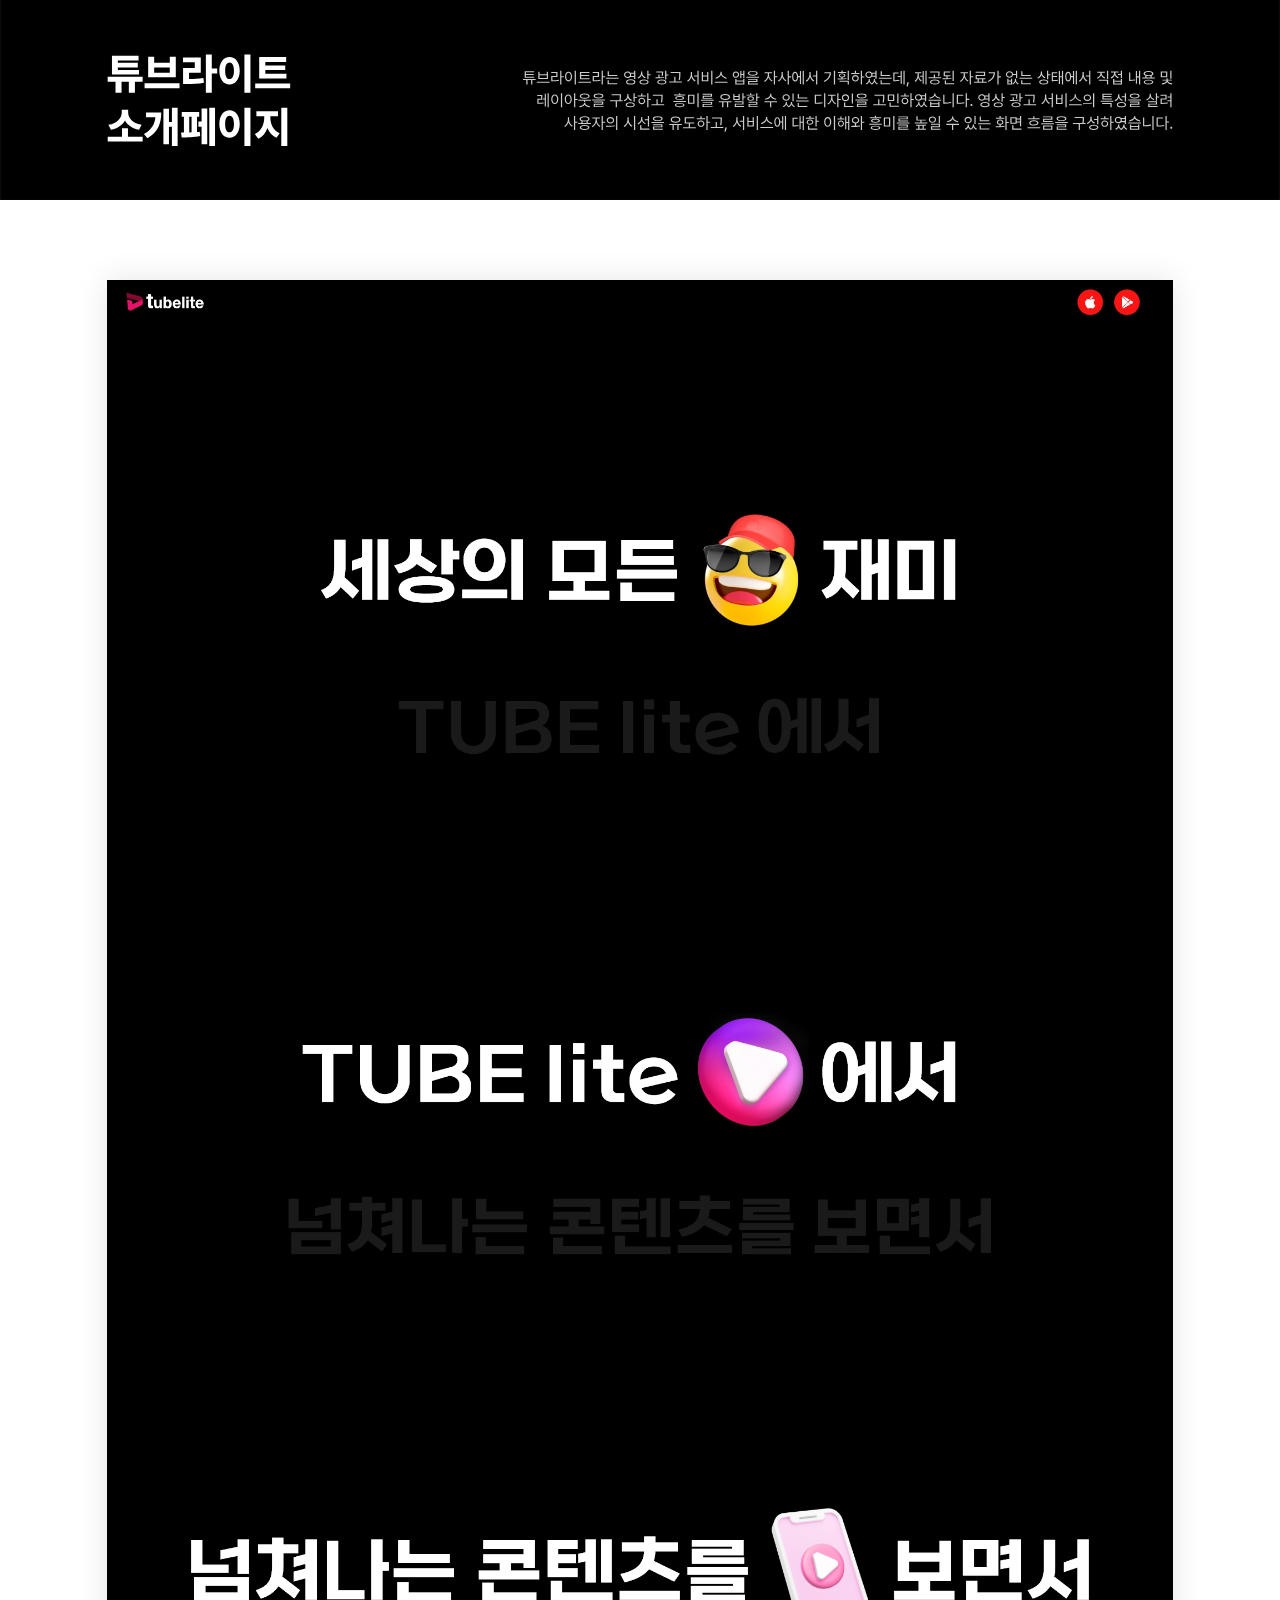
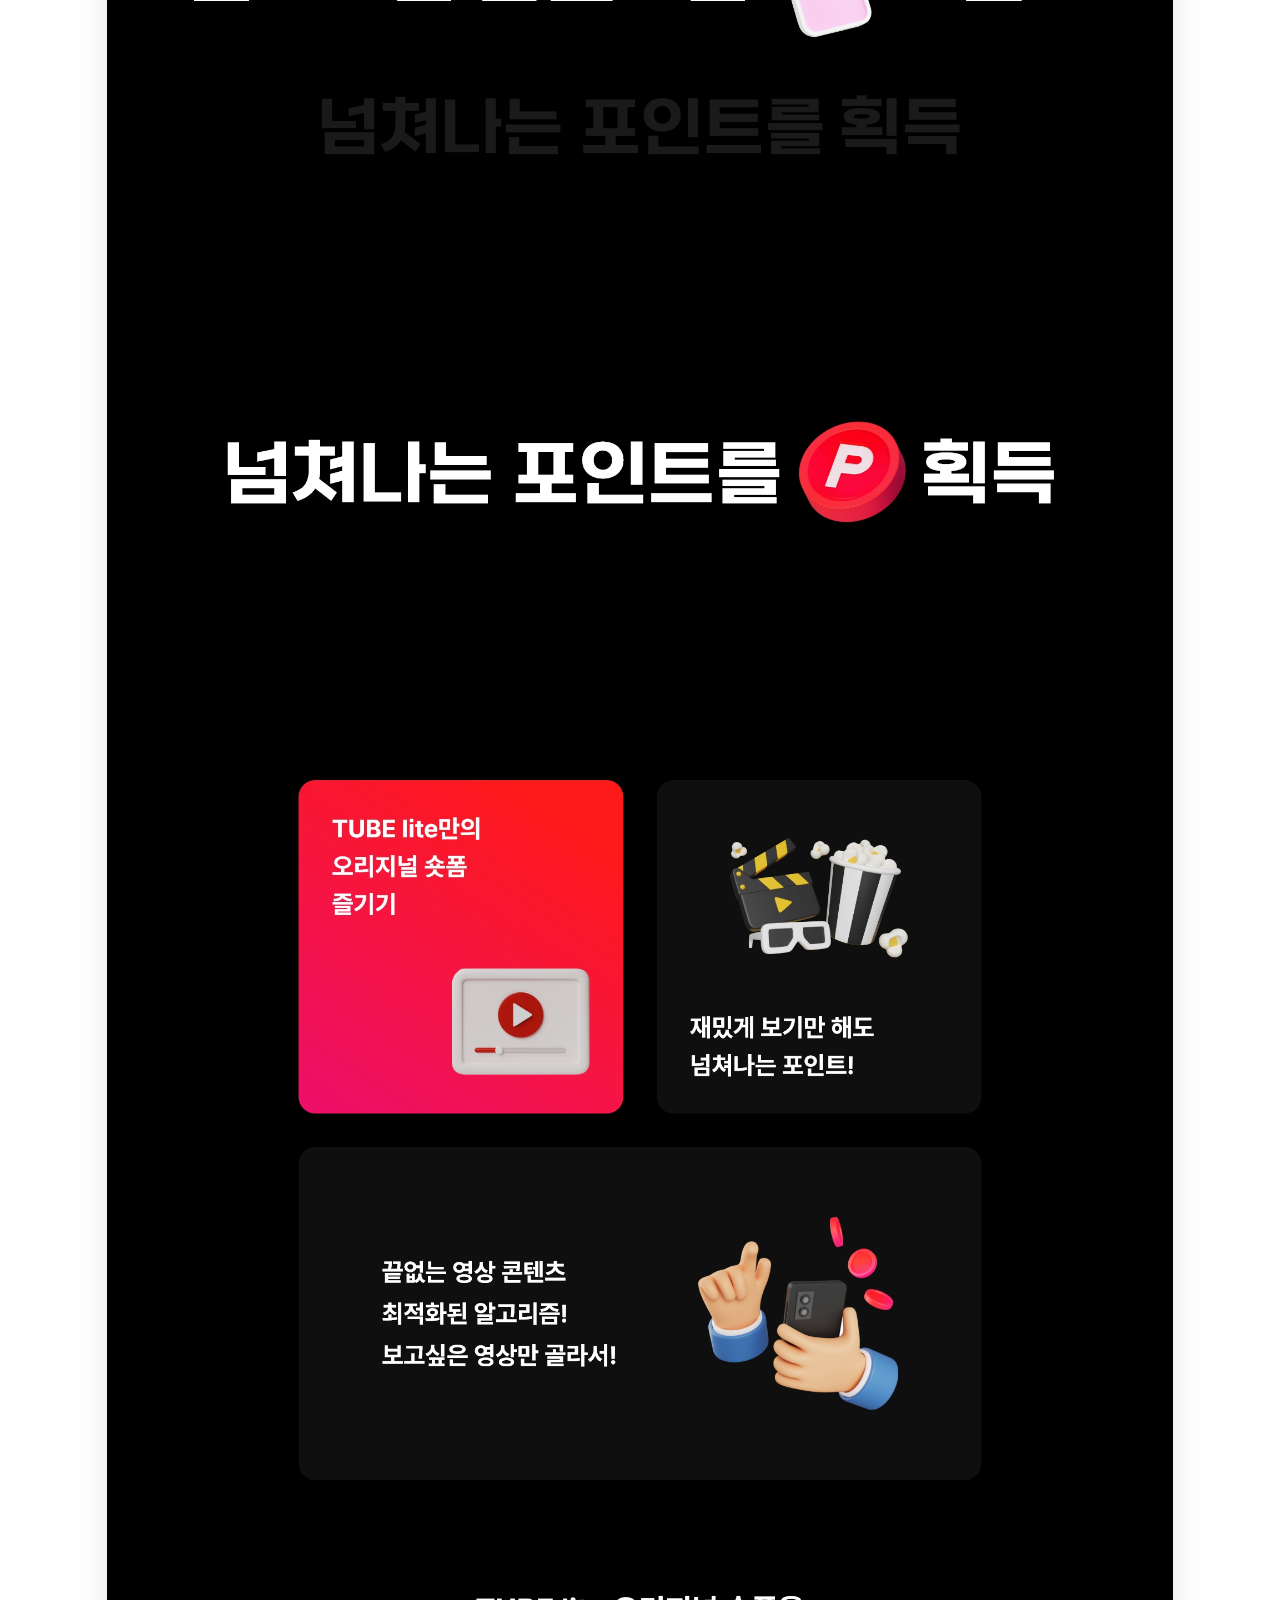
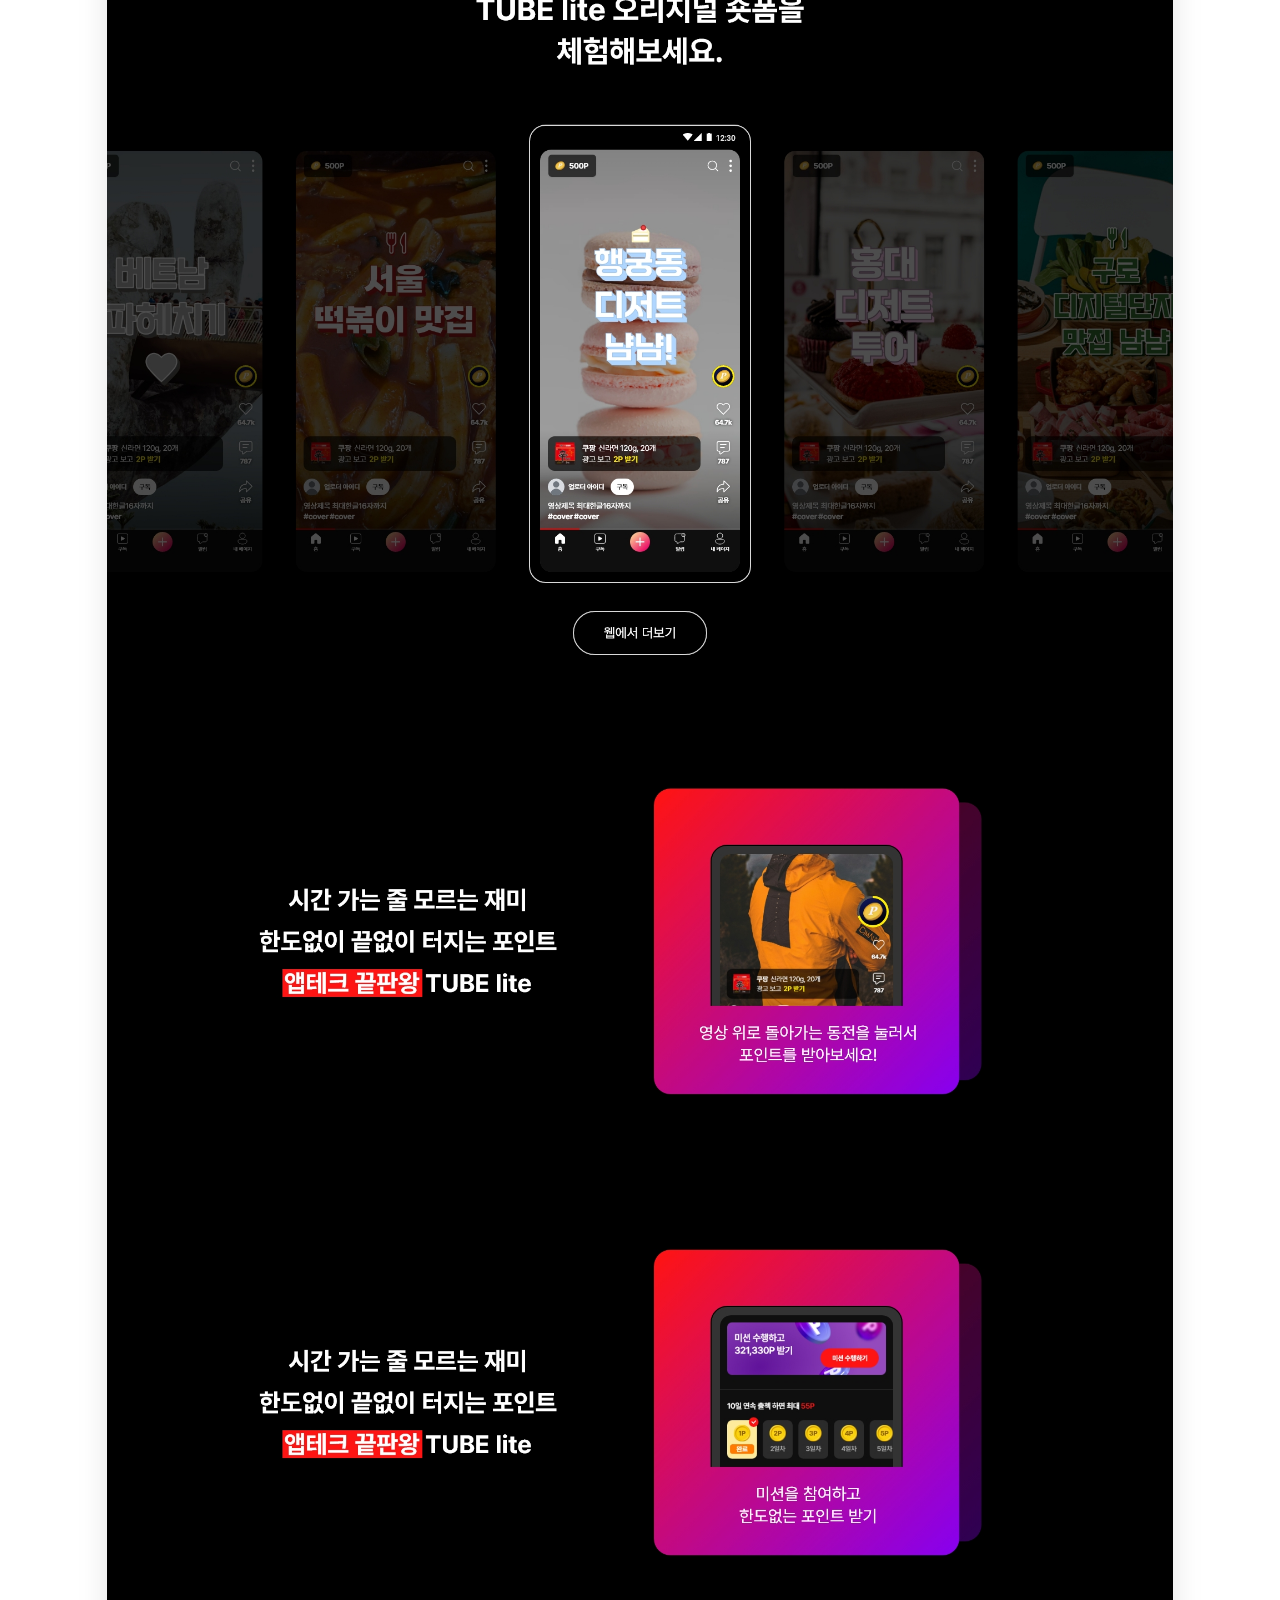
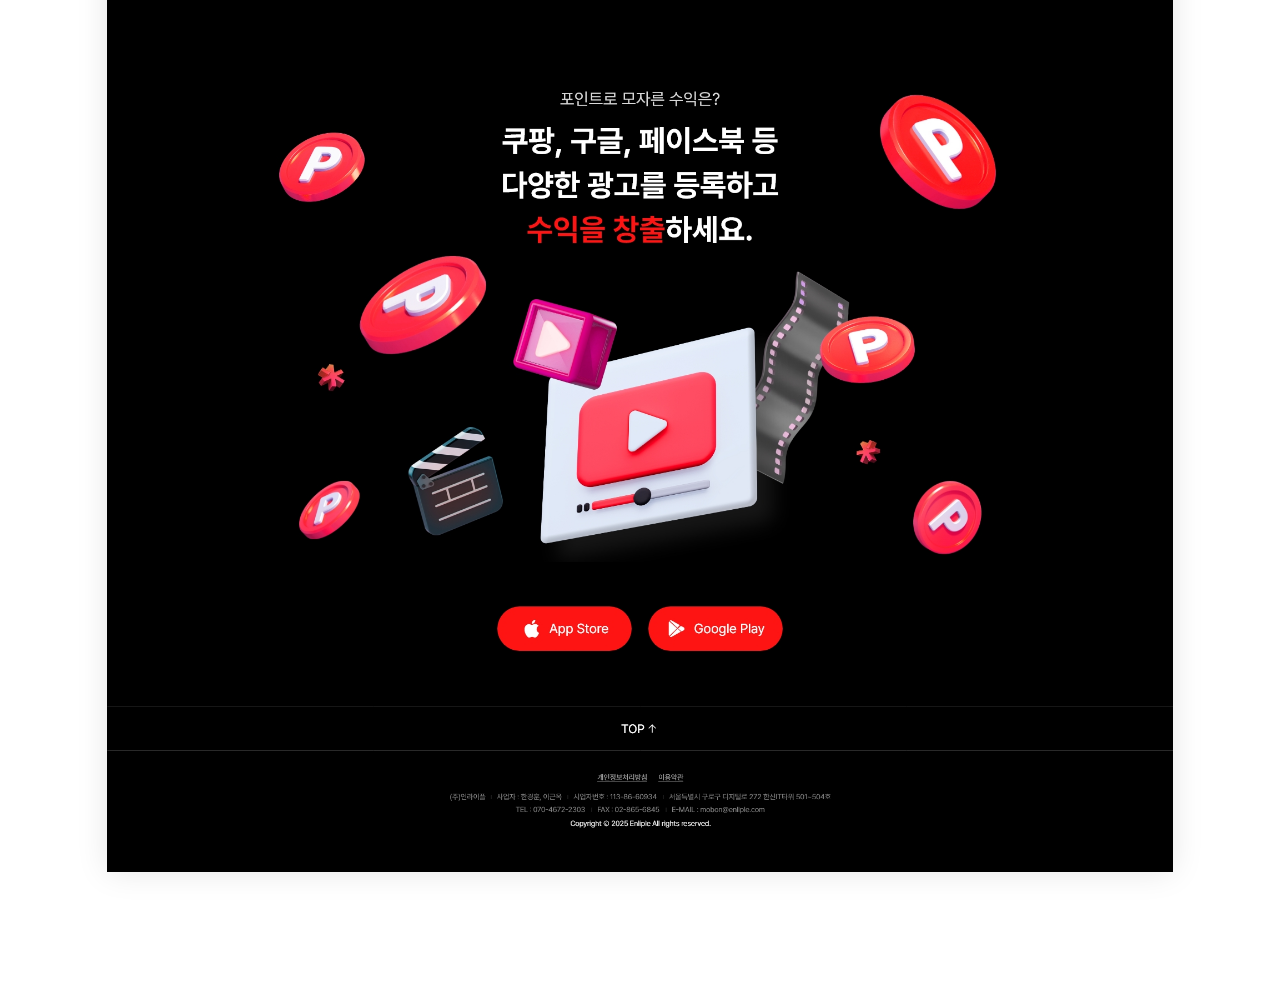
<file: pages/tubelight.html>
<!doctype html>
<html lang="ko">
<head>
<meta charset="utf-8">
<meta name="viewport" content="width=device-width, initial-scale=1">
<title>튜브라이트_v01</title>
<style>
  * { box-sizing: border-box; }
  html, body { margin: 0; padding: 0; background: #fff; }
  body { min-width: 320px; }

  /* 기준 프레임: 1920 × 8671 */
  .tubelight-page {
    position: relative;
    width: 100%;
    max-width: 1920px;
    aspect-ratio: 1920 / 8671;
    margin: 0 auto;
    background: #fff;
    overflow: visible;
  }

  /* 레퍼런스의 상단 300px 인트로 영역 */
  .intro {
    position: absolute;
    inset: 0 0 auto 0;
    width: 100%;
    height: 3.4598085573%; /* 300 / 8671 */
    overflow: hidden;
    background: #000;
  }
  .intro svg {
    display: block;
    width: 100%;
    height: 100%;
  }

  /* 원본 JPG를 재압축 없이 그대로 내장 */
  .screen-pc {
    position: absolute;
    left: 8.3333333333%;   /* 160 / 1920 */
    top: 4.8437319802%;    /* 420 / 8671 */
    width: 83.3333333333%; /* 1600 / 1920 */
  }
  .screen-pc img {
    display: block;
    width: 100%;
    height: auto;
    border: none;
    box-shadow: 0 0 30px rgba(0, 0, 0, 0.10);
    background: #000;
  }
</style>
<link rel="stylesheet" href="../assets/detail-frame.css">
</head>
<body>
  <main class="tubelight-page" aria-label="튜브라이트 소개페이지 디자인">
    <header class="intro" aria-label="튜브라이트 소개페이지 인트로">
<svg width="1920" height="300" viewBox="0 0 1920 300" fill="none" xmlns="http://www.w3.org/2000/svg" xmlns:xlink="http://www.w3.org/1999/xlink">
<rect width="1920" height="8671" fill="white"/>
<rect width="1920" height="300" fill="black"/>
<path d="M213.875 115.312V122.625H202.312V139H193.188V122.625H182.25V139H173.188V122.625H161.438V115.312H213.875ZM208.438 104.875V111.875H167.875V83.8125H207.812V90.875H176.688V94.3125H206.625V101.25H176.688V104.875H208.438ZM269.25 125V132.312H216.812V125H269.25ZM231.188 85.1875V94.25H254.625V85.1875H263.625V116H222.188V85.1875H231.188ZM231.188 109H254.625V101.25H231.188V109ZM317.625 81.625V102.938H325.75V110.375H317.625V139.125H308.75V81.625H317.625ZM301.125 86.3125V109H283.5V118.438C291.188 118.406 297.812 118.062 305.062 116.875L305.875 124C297.188 125.625 289.188 125.938 279.438 125.938H274.562V102H292.125V93.5H274.5V86.3125H301.125ZM375.625 81.625V139.125H366.562V81.625H375.625ZM344.312 85.5625C353 85.5625 359.5 93.5 359.562 106.062C359.5 118.812 353 126.75 344.312 126.75C335.438 126.75 328.938 118.812 328.938 106.062C328.938 93.5 335.438 85.5625 344.312 85.5625ZM344.312 93.6875C340.25 93.6875 337.625 97.875 337.688 106.062C337.625 114.375 340.25 118.562 344.312 118.562C348.25 118.562 350.875 114.375 350.875 106.062C350.875 97.875 348.25 93.6875 344.312 93.6875ZM429.625 110.812V117.875H388.75V85.625H429.188V92.875H397.938V98.125H427.812V105.125H397.938V110.812H429.625ZM435.188 125.312V132.562H382.75V125.312H435.188ZM213.938 205.188V212.375H161.5V205.188H182.938V192.562H191.875V205.188H213.938ZM192.188 168.688C192.125 176.438 198.25 185.188 212.375 187.25L208.562 194.75C198.219 192.938 191.094 187.75 187.375 180.938C183.625 187.719 176.562 192.969 166.312 194.75L162.5 187.25C176.438 185.188 182.5 176.312 182.562 168.688V164.75H192.188V168.688ZM266.375 161.625V219H257.812V190.125H253.375V216.562H245.062V163.125H253.375V182.875H257.812V161.625H266.375ZM241.812 168.625C241.812 185.062 237.125 197.938 221.062 207.375L215.875 201.188C227.031 194.531 231.875 186.75 233.062 175.75H219V168.625H241.812ZM322.5 161.625V219H313.875V161.625H322.5ZM310.812 162.688V216.375H302.312V190.25H297.562V182.188H302.312V162.688H310.812ZM298.75 167.938V175.062H295.5V198C296.938 197.906 298.312 197.75 299.625 197.562L300.188 204C291.125 206 279.562 206.188 272.5 206.188L271.5 198.875H275.812V175.062H272.562V167.938H298.75ZM283.812 198.688L287.312 198.562V175.062H283.812V198.688ZM375.625 161.625V219.125H366.562V161.625H375.625ZM344.312 165.562C353 165.562 359.5 173.5 359.562 186.062C359.5 198.812 353 206.75 344.312 206.75C335.438 206.75 328.938 198.812 328.938 186.062C328.938 173.5 335.438 165.562 344.312 165.562ZM344.312 173.688C340.25 173.688 337.625 177.875 337.688 186.062C337.625 194.375 340.25 198.562 344.312 198.562C348.25 198.562 350.875 194.375 350.875 186.062C350.875 177.875 348.25 173.688 344.312 173.688ZM405.5 176.625C405.5 185.75 409.5 195.688 419.5 199.75L414.688 206.812C408.031 204.062 403.625 198.688 401.062 192.125C398.562 199.312 394.031 205.25 387.312 208.25L382.188 201.188C392.125 196.812 396.312 186.312 396.312 176.625V174.375H384.562V167.062H417V174.375H405.5V176.625ZM430.938 161.625V219H421.875V161.625H430.938Z" fill="white"/>
<path d="M803.516 118.648V120.195H798.5V126.898H796.672V120.195H791.281V126.898H789.43V120.195H784.438V118.648H803.516ZM801.359 114.969V116.492H786.992V107.047H801.125V108.547H788.82V110.938H800.633V112.414H788.82V114.969H801.359ZM824.281 122.586V124.133H805.203V122.586H824.281ZM809.305 107.562V111.453H820.133V107.562H821.938V118.414H807.453V107.562H809.305ZM809.305 116.938H820.133V112.93H809.305V116.938ZM842.07 106.062V114.359H845.562V115.906H842.07V126.945H840.242V106.062H842.07ZM836.234 108.008V115.461H828.641V120.336C832.508 120.336 835.203 120.207 838.367 119.609L838.555 121.133C835.273 121.742 832.484 121.883 828.477 121.906H826.812V113.938H834.406V109.531H826.766V108.008H836.234ZM863.867 106.062V126.945H862.016V106.062H863.867ZM852.781 107.68C855.875 107.703 858.102 110.516 858.102 114.945C858.102 119.375 855.875 122.188 852.781 122.188C849.664 122.188 847.461 119.375 847.461 114.945C847.461 110.516 849.664 107.703 852.781 107.68ZM852.781 109.32C850.695 109.344 849.242 111.547 849.242 114.945C849.242 118.344 850.695 120.547 852.781 120.547C854.867 120.547 856.32 118.344 856.32 114.945C856.32 111.547 854.867 109.344 852.781 109.32ZM884.305 117.336V118.836H869.891V107.867H884.07V109.414H871.766V112.508H883.625V113.984H871.766V117.336H884.305ZM886.508 122.656V124.18H867.43V122.656H886.508ZM904.297 106.062V114.359H907.789V115.906H904.297V126.945H902.469V106.062H904.297ZM898.461 108.008V115.461H890.867V120.336C894.734 120.336 897.43 120.207 900.594 119.609L900.781 121.133C897.5 121.742 894.711 121.883 890.703 121.906H889.039V113.938H896.633V109.531H888.992V108.008H898.461ZM925.766 112.391V113.867H911.492V106.836H913.32V112.391H925.766ZM927.969 116.703V118.203H908.891V116.703H927.969ZM925.883 124.859V126.383H911.375V120.336H913.203V124.859H925.883ZM941.422 107.328C943.18 107.316 944.68 107.973 945.641 109.086H951.102V106.062H952.953V118.414H951.102V115.438H945.664C944.68 116.551 943.18 117.207 941.422 117.195C938.305 117.219 936.008 115.18 936.008 112.273C936.008 109.344 938.305 107.305 941.422 107.328ZM941.422 108.922C939.289 108.898 937.766 110.305 937.766 112.273C937.766 114.219 939.289 115.625 941.422 115.625C943.484 115.625 945.031 114.219 945.031 112.273C945.031 110.305 943.484 108.898 941.422 108.922ZM946.039 118.906C950.352 118.906 953.023 120.359 953.023 122.867C953.023 125.398 950.352 126.852 946.039 126.852C941.703 126.852 939.055 125.398 939.055 122.867C939.055 120.359 941.703 118.906 946.039 118.906ZM946.039 120.336C942.852 120.336 940.859 121.297 940.859 122.867C940.859 124.438 942.852 125.375 946.039 125.375C949.25 125.375 951.219 124.438 951.219 122.867C951.219 121.297 949.25 120.336 946.039 120.336ZM946.531 110.586C946.707 111.102 946.812 111.664 946.812 112.273C946.812 112.859 946.707 113.41 946.531 113.914H951.102V110.586H946.531ZM963.383 109.438C963.383 112.273 965.539 114.875 968.562 115.906L967.555 117.359C965.246 116.516 963.43 114.793 962.516 112.625C961.625 115.074 959.773 117.008 957.336 117.945L956.352 116.469C959.469 115.297 961.555 112.508 961.578 109.297V107.141H963.383V109.438ZM972.711 106.062V111.5H975.852V113.047H972.711V118.742H970.883V106.062H972.711ZM966.031 119.281C970.32 119.281 972.898 120.664 972.898 123.055C972.898 125.492 970.32 126.852 966.031 126.852C961.742 126.852 959.117 125.492 959.117 123.055C959.117 120.664 961.742 119.281 966.031 119.281ZM966.031 120.758C962.891 120.758 960.945 121.625 960.969 123.055C960.945 124.531 962.891 125.375 966.031 125.398C969.195 125.375 971.117 124.531 971.117 123.055C971.117 121.625 969.195 120.758 966.031 120.758ZM994.742 107.375V108.5C994.719 109.812 994.719 111.688 994.18 114.148L992.352 113.984C992.832 111.781 992.891 110.176 992.891 108.922H984.359V107.375H994.742ZM989.375 111.898V115.977C991.695 115.906 994.074 115.742 996.242 115.461L996.359 116.82C992 117.523 987.008 117.641 983.258 117.641L983.07 116.094C984.43 116.094 985.953 116.082 987.547 116.047V111.898H989.375ZM999.523 106.062V111.781H1002.57V113.328H999.523V119.094H997.648V106.062H999.523ZM992.75 119.352C997.062 119.352 999.688 120.734 999.688 123.055C999.688 125.469 997.062 126.828 992.75 126.828C988.438 126.828 985.812 125.469 985.812 123.055C985.812 120.734 988.438 119.352 992.75 119.352ZM992.75 120.781C989.609 120.781 987.641 121.648 987.664 123.055C987.641 124.531 989.609 125.375 992.75 125.375C995.891 125.375 997.836 124.531 997.836 123.055C997.836 121.648 995.891 120.781 992.75 120.781ZM1020.64 108.172V110.258C1020.62 112.812 1020.62 115.672 1019.87 119.867L1017.99 119.656C1018.79 115.672 1018.79 112.742 1018.79 110.258V109.695H1005.95V108.172H1020.64ZM1022.91 122.422V123.945H1003.93V122.422H1011.38V114.969H1013.19V122.422H1022.91ZM1038.03 111.664C1038.03 115.438 1040.45 119.234 1043.47 120.617L1042.37 122.117C1040 120.898 1038.04 118.402 1037.12 115.438C1036.19 118.555 1034.23 121.227 1031.87 122.492L1030.67 121.016C1033.72 119.516 1036.16 115.508 1036.16 111.664V107.867H1038.03V111.664ZM1047.97 106.062V126.945H1046.14V114.688H1041.2V113.188H1046.14V106.062H1047.97ZM1068.62 106.062V126.945H1066.77V106.062H1068.62ZM1054.48 107.844V113.352H1060.7V107.844H1062.5V121.906H1052.66V107.844H1054.48ZM1054.48 120.359H1060.7V114.828H1054.48V120.359ZM1082.56 109.133C1082.56 112.695 1086.64 115.883 1090.27 116.562L1089.43 118.109C1086.29 117.383 1082.97 115.145 1081.62 112.062C1080.28 115.133 1076.97 117.371 1073.82 118.109L1072.98 116.562C1076.59 115.859 1080.64 112.719 1080.64 109.133V107.539H1082.56V109.133ZM1091.26 122.539V124.062H1072.18V122.539H1091.26ZM1103.94 107.234C1106.73 107.211 1108.72 109.156 1108.72 111.945C1108.72 114.734 1106.73 116.656 1103.94 116.656C1101.12 116.656 1099.16 114.734 1099.18 111.945C1099.16 109.156 1101.12 107.211 1103.94 107.234ZM1103.94 108.734C1102.16 108.734 1100.82 110.07 1100.84 111.945C1100.82 113.797 1102.16 115.133 1103.94 115.133C1105.72 115.133 1107.01 113.797 1107.03 111.945C1107.01 110.07 1105.72 108.734 1103.94 108.734ZM1116.64 106.086V117.43H1114.88V112.414H1112.12V117.266H1110.38V106.484H1112.12V110.867H1114.88V106.086H1116.64ZM1104.73 118.367V120.852H1114.84V118.367H1116.64V126.617H1102.91V118.367H1104.73ZM1104.73 125.117H1114.84V122.375H1104.73V125.117ZM1129.18 106.438C1133.82 106.438 1136.54 107.703 1136.54 110.023C1136.54 112.391 1133.82 113.656 1129.18 113.68C1124.54 113.656 1121.8 112.391 1121.8 110.023C1121.8 107.703 1124.54 106.438 1129.18 106.438ZM1129.18 107.82C1125.71 107.82 1123.7 108.664 1123.72 110.023C1123.7 111.477 1125.71 112.273 1129.18 112.273C1132.62 112.273 1134.66 111.477 1134.66 110.023C1134.66 108.664 1132.62 107.82 1129.18 107.82ZM1138.67 115.086V116.586H1119.69V115.086H1138.67ZM1136.23 118.391V123.055H1123.86V125.211H1136.87V126.664H1122.03V121.695H1134.43V119.797H1121.98V118.391H1136.23ZM1153.51 112.461C1153.48 115.812 1155.9 119.492 1158.92 120.922L1157.87 122.375C1155.52 121.238 1153.54 118.754 1152.62 115.93C1151.66 119 1149.56 121.695 1147.23 122.891L1146.1 121.438C1149.1 119.984 1151.68 116.023 1151.7 112.461V109.742H1146.85V108.219H1158.2V109.742H1153.51V112.461ZM1162.58 106.062V114.5H1166.07V116.07H1162.58V126.898H1160.75V106.062H1162.58ZM1174.18 111.664C1174.18 115.344 1176.62 119.117 1179.57 120.57L1178.45 122.047C1176.15 120.84 1174.23 118.379 1173.31 115.484C1172.38 118.566 1170.41 121.191 1168.06 122.445L1166.89 120.969C1169.94 119.469 1172.35 115.461 1172.38 111.664V107.867H1174.18V111.664ZM1183.32 106.062V114.523H1186.81V116.117H1183.32V126.898H1181.49V106.062H1183.32ZM1205.8 106.062V126.898H1204.02V106.062H1205.8ZM1201.6 106.508V125.844H1199.84V115.719H1197.17C1196.97 119.773 1195.25 122.305 1192.67 122.305C1189.95 122.305 1188.2 119.492 1188.2 115.062C1188.2 110.633 1189.95 107.82 1192.67 107.82C1195.2 107.82 1196.91 110.27 1197.15 114.195H1199.84V106.508H1201.6ZM1192.67 109.555C1190.98 109.555 1189.91 111.664 1189.93 115.062C1189.91 118.438 1190.98 120.57 1192.67 120.547C1194.36 120.57 1195.44 118.438 1195.44 115.062C1195.44 111.664 1194.36 109.555 1192.67 109.555ZM1216.02 111.664C1216.02 115.438 1218.43 119.234 1221.45 120.617L1220.35 122.117C1217.98 120.898 1216.03 118.402 1215.1 115.438C1214.18 118.555 1212.22 121.227 1209.85 122.492L1208.66 121.016C1211.7 119.516 1214.14 115.508 1214.14 111.664V107.867H1216.02V111.664ZM1225.95 106.062V126.945H1224.12V114.688H1219.18V113.188H1224.12V106.062H1225.95ZM1252.67 106.062V126.898H1250.82V106.062H1252.67ZM1246.51 108.336C1246.48 114.336 1243.7 119.633 1236.71 122.984L1235.7 121.484C1241.34 118.812 1244.21 114.816 1244.63 109.836H1236.66V108.336H1246.51ZM1269.29 107.984V109.391H1256.98V107.984H1262.21V105.945H1264.04V107.984H1269.29ZM1263.15 110.188C1266.12 110.188 1268.12 111.383 1268.14 113.305C1268.12 115.004 1266.51 116.129 1264.04 116.328V117.711C1265.98 117.629 1267.95 117.477 1269.78 117.219L1269.92 118.531C1265.35 119.281 1260.31 119.352 1256.56 119.352L1256.28 117.875C1258.05 117.875 1260.09 117.863 1262.21 117.781V116.328C1259.73 116.117 1258.16 115.004 1258.18 113.305C1258.16 111.383 1260.12 110.188 1263.15 110.188ZM1263.15 111.5C1261.2 111.477 1259.91 112.18 1259.91 113.305C1259.91 114.383 1261.2 115.086 1263.15 115.062C1265.07 115.086 1266.36 114.383 1266.36 113.305C1266.36 112.18 1265.07 111.477 1263.15 111.5ZM1273.37 106.133V120.008H1271.52V106.133H1273.37ZM1273.37 120.992V126.898H1271.52V122.469H1259.3V120.992H1273.37ZM1293.05 106.062V114.664H1296.55V116.188H1293.05V126.898H1291.23V106.062H1293.05ZM1289.21 109.414V110.938H1276.81V109.414H1282.18V106.32H1284.01V109.414H1289.21ZM1283.12 112.672C1286.07 112.672 1288.2 114.641 1288.23 117.453C1288.2 120.266 1286.07 122.234 1283.12 122.234C1280.14 122.234 1277.98 120.266 1278.01 117.453C1277.98 114.641 1280.14 112.672 1283.12 112.672ZM1283.12 114.219C1281.17 114.219 1279.74 115.578 1279.77 117.453C1279.74 119.352 1281.17 120.688 1283.12 120.664C1285.04 120.688 1286.45 119.352 1286.47 117.453C1286.45 115.578 1285.04 114.219 1283.12 114.219ZM1304.84 120.055C1304.84 121.918 1305.83 123.887 1307.82 125C1309.81 123.781 1310.84 121.66 1310.84 120.055V118.625H1312.65V120.055C1312.65 122.188 1314.2 124.367 1316.91 125.258L1315.95 126.664C1313.89 125.902 1312.44 124.449 1311.73 122.703C1311.08 124.402 1309.8 126.008 1307.84 126.828C1305.84 126.066 1304.56 124.531 1303.93 122.773C1303.18 124.461 1301.75 125.902 1299.76 126.664L1298.84 125.258C1301.49 124.32 1303.06 122.07 1303.09 120.055V118.625H1304.84V120.055ZM1303.41 107.211C1305.16 107.211 1306.66 107.879 1307.63 108.992H1313.09V106.062H1314.95V117.969H1313.09V115.203H1307.68C1306.71 116.352 1305.2 117.031 1303.41 117.031C1300.3 117.031 1298.02 115.016 1298.02 112.133C1298.02 109.25 1300.3 107.211 1303.41 107.211ZM1303.41 108.781C1301.33 108.781 1299.78 110.188 1299.8 112.133C1299.78 114.102 1301.33 115.461 1303.41 115.484C1305.45 115.461 1307 114.102 1307 112.133C1307 110.188 1305.45 108.781 1303.41 108.781ZM1308.5 110.492C1308.68 110.996 1308.78 111.547 1308.78 112.133C1308.78 112.684 1308.69 113.199 1308.55 113.68H1313.09V110.492H1308.5ZM1335.27 112.391V113.867H1320.99V106.836H1322.82V112.391H1335.27ZM1337.47 116.703V118.203H1318.39V116.703H1337.47ZM1335.38 124.859V126.383H1320.88V120.336H1322.7V124.859H1335.38ZM1356.99 106.062V126.898H1355.21V106.062H1356.99ZM1352.73 106.578V125.82H1350.97V115.578H1346.42V114.031H1350.97V106.578H1352.73ZM1347.83 108.641V110.164H1341.76V120.336C1344.76 120.324 1346.66 120.195 1348.91 119.703L1349.09 121.273C1346.68 121.766 1344.64 121.859 1341.29 121.883H1339.98V108.641H1347.83ZM1363.32 123.43L1361.49 129.805H1359.76L1361.05 123.43H1363.32ZM1389.9 106.062V126.898H1388.14V106.062H1389.9ZM1385.68 106.578V125.82H1383.95V115.086H1380.43V113.586H1383.95V106.578H1385.68ZM1378.2 112.016C1378.2 115.625 1379.82 119.211 1382.7 120.875L1381.58 122.234C1379.53 121.004 1378.07 118.754 1377.36 116.094C1376.6 118.965 1375.09 121.414 1373 122.727L1371.83 121.344C1374.73 119.609 1376.42 115.812 1376.42 112.016V110.047H1372.41V108.523H1382.02V110.047H1378.2V112.016ZM1402.25 119.234C1406.73 119.234 1409.56 120.641 1409.56 123.055C1409.56 125.445 1406.73 126.852 1402.25 126.852C1397.8 126.852 1394.96 125.445 1394.96 123.055C1394.96 120.641 1397.8 119.234 1402.25 119.234ZM1402.25 120.641C1398.92 120.664 1396.77 121.578 1396.79 123.055C1396.77 124.508 1398.92 125.398 1402.25 125.398C1405.58 125.398 1407.71 124.508 1407.73 123.055C1407.71 121.578 1405.58 120.664 1402.25 120.641ZM1409.4 107.141V108.898C1409.4 110.586 1409.4 112.273 1408.81 114.43L1407.01 114.219C1407.57 112.062 1407.57 110.539 1407.57 108.898V108.641H1395.1V107.141H1409.4ZM1411.81 115.789V117.289H1392.85V115.789H1400.7V111.758H1402.51V115.789H1411.81ZM1425.69 112.906V114.406H1421.47V117.312C1423.41 117.23 1425.36 117.09 1427.16 116.891L1427.3 118.25C1422.83 118.859 1417.86 119 1413.95 119L1413.66 117.5C1415.49 117.488 1417.54 117.465 1419.64 117.383V114.406H1415.56V107.422H1425.52V108.945H1417.41V112.906H1425.69ZM1430.75 106.086V121.672H1428.9V106.086H1430.75ZM1431.43 124.906V126.453H1417.23V120.594H1419.05V124.906H1431.43ZM1447.39 112.461C1447.37 115.812 1449.78 119.492 1452.8 120.922L1451.75 122.375C1449.41 121.238 1447.43 118.754 1446.5 115.93C1445.54 119 1443.44 121.695 1441.11 122.891L1439.98 121.438C1442.98 119.984 1445.56 116.023 1445.59 112.461V109.742H1440.73V108.219H1452.08V109.742H1447.39V112.461ZM1456.46 106.062V114.5H1459.95V116.07H1456.46V126.898H1454.63V106.062H1456.46ZM1480.16 122.773V124.32H1461.08V122.773H1466.45V118.812H1463.47V112.391H1475.94V109.133H1463.42V107.609H1477.74V113.914H1465.3V117.289H1478.23V118.812H1474.98V122.773H1480.16ZM1468.25 122.773H1473.17V118.812H1468.25V122.773ZM1497.95 106.062V114.547H1501.32V116.094H1497.95V126.898H1496.12V106.062H1497.95ZM1492.55 108.312C1492.55 114.219 1489.79 119.586 1482.99 122.938L1481.96 121.484C1487.35 118.801 1490.28 114.793 1490.7 109.859H1482.92V108.312H1492.55ZM1512.73 118.297V120.898H1516.53V118.297H1518.24V126.617H1511V118.297H1512.73ZM1512.73 125.164H1516.53V122.305H1512.73V125.164ZM1524.2 119.938C1524.17 122.141 1525.48 124.438 1528.04 125.375L1527.08 126.781C1525.16 126.008 1523.89 124.543 1523.26 122.797C1522.59 124.508 1521.32 125.984 1519.48 126.781L1518.52 125.375C1521.03 124.344 1522.37 122.047 1522.37 119.938V118.156H1524.2V119.938ZM1514.33 107C1517.12 107 1519.25 108.582 1519.65 110.984H1524.01V106.062H1525.86V117.102H1524.01V112.508H1519.67C1519.3 114.969 1517.15 116.586 1514.33 116.586C1511.16 116.586 1508.91 114.641 1508.91 111.781C1508.91 108.945 1511.16 107 1514.33 107ZM1514.33 108.547C1512.2 108.547 1510.67 109.883 1510.67 111.781C1510.67 113.703 1512.2 115.062 1514.33 115.062C1516.44 115.062 1517.94 113.703 1517.94 111.781C1517.94 109.883 1516.44 108.547 1514.33 108.547ZM1546.18 112.391V113.867H1531.91V106.836H1533.73V112.391H1546.18ZM1548.38 116.703V118.203H1529.3V116.703H1548.38ZM1546.3 124.859V126.383H1531.79V120.336H1533.62V124.859H1546.3ZM1563.05 109.438C1563.05 112.273 1565.21 114.875 1568.23 115.906L1567.23 117.359C1564.92 116.516 1563.1 114.793 1562.19 112.625C1561.3 115.074 1559.45 117.008 1557.01 117.945L1556.02 116.469C1559.14 115.297 1561.23 112.508 1561.25 109.297V107.141H1563.05V109.438ZM1572.38 106.062V111.5H1575.52V113.047H1572.38V118.742H1570.55V106.062H1572.38ZM1565.7 119.281C1569.99 119.281 1572.57 120.664 1572.57 123.055C1572.57 125.492 1569.99 126.852 1565.7 126.852C1561.41 126.852 1558.79 125.492 1558.79 123.055C1558.79 120.664 1561.41 119.281 1565.7 119.281ZM1565.7 120.758C1562.56 120.758 1560.62 121.625 1560.64 123.055C1560.62 124.531 1562.56 125.375 1565.7 125.398C1568.87 125.375 1570.79 124.531 1570.79 123.055C1570.79 121.625 1568.87 120.758 1565.7 120.758ZM1585.93 108.477V109.977H1579.44V113.984H1585.62V115.461H1579.44V120.172C1582.53 120.16 1584.44 120.078 1586.73 119.656L1586.89 121.18C1584.45 121.648 1582.44 121.742 1579.02 121.742H1577.68V108.477H1585.93ZM1594.7 106.062V126.898H1592.91V115.977H1590.05V125.844H1588.27V106.508H1590.05V114.453H1592.91V106.062H1594.7ZM1615.44 106.062V126.898H1613.66V106.062H1615.44ZM1611.24 106.508V125.844H1609.48V115.719H1606.81C1606.61 119.773 1604.89 122.305 1602.31 122.305C1599.59 122.305 1597.84 119.492 1597.84 115.062C1597.84 110.633 1599.59 107.82 1602.31 107.82C1604.84 107.82 1606.55 110.27 1606.79 114.195H1609.48V106.508H1611.24ZM1602.31 109.555C1600.62 109.555 1599.55 111.664 1599.57 115.062C1599.55 118.438 1600.62 120.57 1602.31 120.547C1604 120.57 1605.08 118.438 1605.08 115.062C1605.08 111.664 1604 109.555 1602.31 109.555ZM1625.66 111.664C1625.66 115.438 1628.07 119.234 1631.09 120.617L1629.99 122.117C1627.62 120.898 1625.67 118.402 1624.74 115.438C1623.82 118.555 1621.86 121.227 1619.49 122.492L1618.3 121.016C1621.34 119.516 1623.78 115.508 1623.78 111.664V107.867H1625.66V111.664ZM1635.59 106.062V126.945H1633.77V114.688H1628.82V113.188H1633.77V106.062H1635.59ZM1652.59 109.93C1652.59 112.742 1654.81 115.297 1657.93 116.305L1656.99 117.734C1654.57 116.914 1652.63 115.191 1651.7 112.977C1650.78 115.355 1648.82 117.23 1646.35 118.133L1645.39 116.703C1648.51 115.602 1650.73 112.883 1650.73 109.93V109.039H1645.86V107.539H1657.39V109.039H1652.59V109.93ZM1662.29 106.062V118.672H1660.46V106.062H1662.29ZM1662.29 119.773V126.898H1660.46V121.297H1648.27V119.773H1662.29ZM1683.08 106.062V117.383H1681.25V112.672H1677.03V111.125H1681.25V106.062H1683.08ZM1671.52 118.391V120.992H1681.25V118.391H1683.08V126.617H1669.67V118.391H1671.52ZM1671.52 125.117H1681.25V122.469H1671.52V125.117ZM1673.07 109.461C1673.07 112.133 1675.16 114.758 1678.2 115.812L1677.24 117.242C1674.89 116.387 1673.07 114.641 1672.18 112.484C1671.28 114.898 1669.36 116.832 1666.88 117.734L1665.92 116.281C1668.99 115.18 1671.22 112.414 1671.22 109.461V108.852H1666.51V107.328H1677.73V108.852H1673.07V109.461ZM1710.38 106.062V126.898H1708.58V116.117H1705.58V125.82H1703.84V106.531H1705.58V114.547H1708.58V106.062H1710.38ZM1695.48 108.617V119.867C1697.55 119.844 1699.75 119.703 1702.3 119.188L1702.53 120.828C1699.62 121.344 1697.23 121.508 1694.94 121.508H1693.65V108.617H1695.48ZM1732.32 116.375V117.898H1713.34V116.375H1718.05V113.445C1716.38 112.801 1715.45 111.734 1715.45 110.328C1715.45 107.867 1718.26 106.461 1722.83 106.461C1727.35 106.461 1730.19 107.867 1730.19 110.328C1730.19 111.723 1729.26 112.789 1727.61 113.422V116.375H1732.32ZM1722.83 119.492C1727.3 119.492 1729.98 120.781 1730 123.172C1729.98 125.539 1727.3 126.852 1722.83 126.852C1718.3 126.852 1715.63 125.539 1715.63 123.172C1715.63 120.781 1718.3 119.492 1722.83 119.492ZM1722.83 120.898C1719.48 120.922 1717.48 121.742 1717.51 123.172C1717.48 124.578 1719.48 125.422 1722.83 125.422C1726.13 125.422 1728.15 124.578 1728.15 123.172C1728.15 121.742 1726.13 120.922 1722.83 120.898ZM1722.83 107.914C1719.43 107.914 1717.32 108.828 1717.34 110.328C1717.32 111.852 1719.43 112.742 1722.83 112.742C1726.2 112.742 1728.31 111.852 1728.31 110.328C1728.31 108.828 1726.2 107.914 1722.83 107.914ZM1719.88 116.375H1725.78V113.938C1724.9 114.09 1723.92 114.172 1722.83 114.172C1721.74 114.172 1720.75 114.09 1719.88 113.938V116.375ZM1750.98 107.422V115.906H1741.2V107.422H1750.98ZM1743.01 108.922V114.453H1749.17V108.922H1743.01ZM1757.28 106.062V118.039H1755.48V106.062H1757.28ZM1751.63 120.898C1751.63 122.938 1754.96 124.953 1758.55 125.398L1757.91 126.828C1754.77 126.406 1751.91 124.93 1750.7 122.984C1749.43 124.965 1746.5 126.406 1743.36 126.828L1742.7 125.398C1746.29 125 1749.73 122.984 1749.73 120.898H1743.57V119.469H1749.76V117.43H1751.59V119.469H1757.82V120.898H1751.63ZM813.43 142.383V149.578H807.781V154.219C810.184 154.207 812.457 154.125 815.234 153.633L815.375 155.156C812.398 155.695 810.031 155.742 807.383 155.766H806V148.055H811.672V143.906H805.953V142.383H813.43ZM823.109 140.062V160.898H821.352V140.062H823.109ZM818.844 140.578V159.797H817.109V149.086H814.438V147.586H817.109V140.578H818.844ZM843.219 140.062V160.945H841.367V140.062H843.219ZM832.133 141.68C835.227 141.703 837.453 144.516 837.453 148.945C837.453 153.375 835.227 156.188 832.133 156.188C829.016 156.188 826.812 153.375 826.812 148.945C826.812 144.516 829.016 141.703 832.133 141.68ZM832.133 143.32C830.047 143.344 828.594 145.547 828.594 148.945C828.594 152.344 830.047 154.547 832.133 154.547C834.219 154.547 835.672 152.344 835.672 148.945C835.672 145.547 834.219 143.344 832.133 143.32ZM852.359 141.68C855.43 141.703 857.609 144.516 857.633 148.945C857.609 153.375 855.43 156.188 852.359 156.188C849.266 156.188 847.109 153.375 847.109 148.945C847.109 144.516 849.266 141.703 852.359 141.68ZM852.359 143.32C850.297 143.344 848.844 145.547 848.844 148.945C848.844 152.344 850.297 154.547 852.359 154.547C854.445 154.547 855.852 152.344 855.852 148.945C855.852 145.547 854.445 143.344 852.359 143.32ZM862.906 140.062V148.383H866.398V149.977H862.906V160.898H861.078V140.062H862.906ZM886.578 149.578V151.172H877.883V153.445H876.078V151.172H867.523V149.578H886.578ZM877.906 155.062C877.906 157.359 881.281 159.023 885.055 159.398L884.469 160.805C881.176 160.453 878.211 159.188 876.969 157.172C875.727 159.164 872.785 160.453 869.516 160.805L868.906 159.398C872.633 159.023 876.031 157.336 876.031 155.062V154.383H877.906V155.062ZM877.016 140.414C881.586 140.414 884.375 141.773 884.375 144.211C884.375 146.625 881.586 148.031 877.016 148.008C872.445 148.031 869.633 146.625 869.633 144.211C869.633 141.773 872.445 140.414 877.016 140.414ZM877.016 141.82C873.617 141.797 871.508 142.711 871.531 144.211C871.508 145.688 873.617 146.578 877.016 146.578C880.391 146.578 882.5 145.688 882.5 144.211C882.5 142.711 880.391 141.797 877.016 141.82ZM897.758 140.438C902.398 140.438 905.117 141.703 905.117 144.023C905.117 146.391 902.398 147.656 897.758 147.68C893.117 147.656 890.375 146.391 890.375 144.023C890.375 141.703 893.117 140.438 897.758 140.438ZM897.758 141.82C894.289 141.82 892.273 142.664 892.297 144.023C892.273 145.477 894.289 146.273 897.758 146.273C901.203 146.273 903.242 145.477 903.242 144.023C903.242 142.664 901.203 141.82 897.758 141.82ZM907.25 149.086V150.586H888.266V149.086H907.25ZM904.812 152.391V157.055H892.438V159.211H905.445V160.664H890.609V155.695H903.008V153.797H890.562V152.391H904.812ZM931.508 141.422V143.25C931.508 145.23 931.508 147.375 930.922 150.375H934.016V151.898H925.414V160.945H923.562V151.898H915.031V150.375H929.047C929.68 147.375 929.68 145.184 929.68 143.25V142.945H917.422V141.422H931.508ZM942.734 143.438C942.734 146.273 944.891 148.875 947.914 149.906L946.906 151.359C944.598 150.516 942.781 148.793 941.867 146.625C940.977 149.074 939.125 151.008 936.688 151.945L935.703 150.469C938.82 149.297 940.906 146.508 940.93 143.297V141.141H942.734V143.438ZM952.062 140.062V145.5H955.203V147.047H952.062V152.742H950.234V140.062H952.062ZM945.383 153.281C949.672 153.281 952.25 154.664 952.25 157.055C952.25 159.492 949.672 160.852 945.383 160.852C941.094 160.852 938.469 159.492 938.469 157.055C938.469 154.664 941.094 153.281 945.383 153.281ZM945.383 154.758C942.242 154.758 940.297 155.625 940.32 157.055C940.297 158.531 942.242 159.375 945.383 159.398C948.547 159.375 950.469 158.531 950.469 157.055C950.469 155.625 948.547 154.758 945.383 154.758ZM972.641 140.062V148.664H976.133V150.188H972.641V160.898H970.812V140.062H972.641ZM968.797 143.414V144.938H956.398V143.414H961.766V140.32H963.594V143.414H968.797ZM962.703 146.672C965.656 146.672 967.789 148.641 967.812 151.453C967.789 154.266 965.656 156.234 962.703 156.234C959.727 156.234 957.57 154.266 957.594 151.453C957.57 148.641 959.727 146.672 962.703 146.672ZM962.703 148.219C960.758 148.219 959.328 149.578 959.352 151.453C959.328 153.352 960.758 154.688 962.703 154.664C964.625 154.688 966.031 153.352 966.055 151.453C966.031 149.578 964.625 148.219 962.703 148.219ZM993.969 142.172V144.258C993.945 146.812 993.945 149.672 993.195 153.867L991.32 153.656C992.117 149.672 992.117 146.742 992.117 144.258V143.695H979.273V142.172H993.969ZM996.242 156.422V157.945H977.258V156.422H984.711V148.969H986.516V156.422H996.242ZM1019.54 154.453C1024.11 154.453 1026.69 155.555 1026.71 157.664C1026.69 159.773 1024.11 160.875 1019.54 160.898C1014.92 160.875 1012.34 159.773 1012.34 157.664C1012.34 155.555 1014.92 154.453 1019.54 154.453ZM1019.54 155.812C1016.14 155.812 1014.22 156.492 1014.22 157.664C1014.22 158.859 1016.14 159.492 1019.54 159.492C1022.91 159.492 1024.84 158.859 1024.84 157.664C1024.84 156.492 1022.91 155.812 1019.54 155.812ZM1027.93 141.867V143.297H1011.03V141.867H1018.62V139.758H1020.45V141.867H1027.93ZM1019.54 144.164C1023.85 144.164 1026.29 145.219 1026.29 147.188C1026.29 149.156 1023.85 150.188 1019.54 150.188C1015.23 150.188 1012.77 149.156 1012.77 147.188C1012.77 145.219 1015.23 144.164 1019.54 144.164ZM1019.54 145.453C1016.47 145.453 1014.71 146.086 1014.73 147.188C1014.71 148.266 1016.47 148.875 1019.54 148.875C1022.59 148.875 1024.34 148.266 1024.34 147.188C1024.34 146.086 1022.59 145.453 1019.54 145.453ZM1029.03 151.57V153.023H1010.05V151.57H1029.03ZM1041.64 142.125V155.672H1032.01V142.125H1041.64ZM1033.81 143.602V154.172H1039.84V143.602H1033.81ZM1047.97 140.062V160.945H1046.12V140.062H1047.97ZM1070.59 149.742V151.195H1051.51V149.742H1070.59ZM1068.2 152.859V157.289H1055.68V159.281H1068.88V160.617H1053.83V156.023H1066.37V154.242H1053.8V152.859H1068.2ZM1068.12 140.695V145.008H1055.82V146.836H1068.5V148.172H1053.99V143.742H1066.27V142.031H1053.92V140.695H1068.12ZM1097.35 151.945V153.469H1092.31V160.898H1090.46V153.469H1085.12V160.898H1083.22V153.469H1078.27V151.945H1097.35ZM1087.77 140.906C1092.15 140.906 1095.1 142.664 1095.1 145.453C1095.1 148.219 1092.15 149.977 1087.77 149.953C1083.38 149.977 1080.43 148.219 1080.43 145.453C1080.43 142.664 1083.38 140.906 1087.77 140.906ZM1087.77 142.406C1084.51 142.406 1082.3 143.602 1082.33 145.453C1082.3 147.305 1084.51 148.477 1087.77 148.477C1091 148.477 1093.23 147.305 1093.23 145.453C1093.23 143.602 1091 142.406 1087.77 142.406ZM1101.73 140.953V143.953H1107.8V140.953H1109.63V150.023H1099.93V140.953H1101.73ZM1101.73 148.523H1107.8V145.383H1101.73V148.523ZM1115.33 140.062V144.586H1118.47V146.133H1115.33V150.844H1113.5V140.062H1115.33ZM1115.33 151.828V156.867H1103.89V159.164H1116.1V160.664H1102.09V155.461H1113.5V153.305H1102.04V151.828H1115.33ZM1136.07 139.992V145.055H1139.23V146.578H1136.07V151.523H1134.24V139.992H1136.07ZM1136.07 152.602V157.219H1124.63V159.258H1136.84V160.664H1122.83V155.859H1134.24V153.984H1122.78V152.602H1136.07ZM1132.25 141.961V143.438H1119.83V141.961H1125.12V139.852H1126.95V141.961H1132.25ZM1126.04 144.375C1129.06 144.375 1131.03 145.688 1131.05 147.797C1131.03 149.906 1129.06 151.219 1126.04 151.219C1122.99 151.219 1121 149.906 1121.02 147.797C1121 145.688 1122.99 144.375 1126.04 144.375ZM1126.04 145.734C1124.07 145.734 1122.76 146.555 1122.78 147.797C1122.76 149.062 1124.07 149.836 1126.04 149.836C1128.01 149.836 1129.3 149.062 1129.32 147.797C1129.3 146.555 1128.01 145.734 1126.04 145.734ZM1157 142.008C1157 144.938 1160.84 147.492 1164.59 148.008L1163.84 149.508C1160.61 148.969 1157.41 147.176 1156.06 144.609C1154.73 147.188 1151.52 148.969 1148.28 149.508L1147.53 148.008C1151.28 147.492 1155.1 144.984 1155.1 142.008V140.812H1157V142.008ZM1165.53 151.805V153.352H1156.91V160.898H1155.1V153.352H1146.55V151.805H1165.53ZM1180.37 154.055C1180.37 155.895 1181.35 157.852 1183.34 158.977C1185.31 157.746 1186.37 155.672 1186.37 154.055V152.906H1188.17V154.055C1188.17 156.188 1189.74 158.344 1192.41 159.258L1191.5 160.617C1189.41 159.879 1187.95 158.426 1187.23 156.68C1186.59 158.367 1185.31 159.961 1183.39 160.781C1181.36 160.008 1180.07 158.473 1179.45 156.727C1178.71 158.414 1177.27 159.867 1175.28 160.617L1174.34 159.258C1176.97 158.273 1178.56 156.047 1178.59 154.055V152.906H1180.37V154.055ZM1190.52 140.086V151.992H1188.69V140.086H1190.52ZM1179.27 141.305C1182.43 141.305 1184.73 143.273 1184.73 146.18C1184.73 149.039 1182.43 151.008 1179.27 151.008C1176.1 151.008 1173.8 149.039 1173.8 146.18C1173.8 143.273 1176.1 141.305 1179.27 141.305ZM1179.27 142.875C1177.13 142.852 1175.59 144.234 1175.61 146.18C1175.59 148.102 1177.13 149.461 1179.27 149.484C1181.38 149.461 1182.92 148.102 1182.92 146.18C1182.92 144.234 1181.38 142.852 1179.27 142.875ZM1210.91 146.391V147.867H1196.63V140.836H1198.46V146.391H1210.91ZM1213.11 150.703V152.203H1194.03V150.703H1213.11ZM1211.02 158.859V160.383H1196.52V154.336H1198.34V158.859H1211.02ZM1238 140.062V160.945H1236.15V140.062H1238ZM1232.09 142.055V143.602H1224.03V154.172C1228.09 154.172 1230.76 154.043 1233.88 153.492L1234.06 155.039C1230.83 155.625 1228.09 155.742 1223.87 155.766H1222.18V142.055H1232.09ZM1248.62 146.461C1248.59 149.812 1251.01 153.492 1254.03 154.922L1252.98 156.375C1250.63 155.238 1248.65 152.754 1247.73 149.93C1246.77 153 1244.67 155.695 1242.34 156.891L1241.21 155.438C1244.21 153.984 1246.79 150.023 1246.81 146.461V143.742H1241.96V142.219H1253.3V143.742H1248.62V146.461ZM1257.69 140.062V148.5H1261.18V150.07H1257.69V160.898H1255.86V140.062H1257.69ZM1279.51 140.086V155.32H1277.68V140.086H1279.51ZM1280.16 158.906V160.453H1266.05V153.773H1267.88V158.906H1280.16ZM1268.26 141.539C1271.38 141.539 1273.72 143.648 1273.72 146.648C1273.72 149.695 1271.38 151.781 1268.26 151.781C1265.14 151.781 1262.8 149.695 1262.8 146.648C1262.8 143.648 1265.14 141.539 1268.26 141.539ZM1268.26 143.156C1266.15 143.156 1264.58 144.609 1264.6 146.648C1264.58 148.734 1266.15 150.164 1268.26 150.164C1270.32 150.164 1271.91 148.734 1271.91 146.648C1271.91 144.609 1270.32 143.156 1268.26 143.156ZM1292.54 140.438C1297.18 140.438 1299.9 141.703 1299.9 144.023C1299.9 146.391 1297.18 147.656 1292.54 147.68C1287.9 147.656 1285.16 146.391 1285.16 144.023C1285.16 141.703 1287.9 140.438 1292.54 140.438ZM1292.54 141.82C1289.07 141.82 1287.05 142.664 1287.08 144.023C1287.05 145.477 1289.07 146.273 1292.54 146.273C1295.98 146.273 1298.02 145.477 1298.02 144.023C1298.02 142.664 1295.98 141.82 1292.54 141.82ZM1302.03 149.086V150.586H1283.05V149.086H1302.03ZM1299.59 152.391V157.055H1287.22V159.211H1300.23V160.664H1285.39V155.695H1297.79V153.797H1285.34V152.391H1299.59ZM1326.52 142.172V144.258C1326.5 146.812 1326.5 149.672 1325.75 153.867L1323.88 153.656C1324.67 149.672 1324.67 146.742 1324.67 144.258V143.695H1311.83V142.172H1326.52ZM1328.8 156.422V157.945H1309.81V156.422H1317.27V148.969H1319.07V156.422H1328.8ZM1341.43 141.891V151.547H1331.66V141.891H1341.43ZM1333.46 143.414V150.07H1339.62V143.414H1333.46ZM1347.76 140.086V155.062H1345.93V140.086H1347.76ZM1348.41 158.672V160.195H1334.3V153.609H1336.13V158.672H1348.41ZM1367.42 140.062V148.664H1370.91V150.188H1367.42V160.898H1365.59V140.062H1367.42ZM1363.58 143.414V144.938H1351.18V143.414H1356.55V140.32H1358.38V143.414H1363.58ZM1357.48 146.672C1360.44 146.672 1362.57 148.641 1362.59 151.453C1362.57 154.266 1360.44 156.234 1357.48 156.234C1354.51 156.234 1352.35 154.266 1352.38 151.453C1352.35 148.641 1354.51 146.672 1357.48 146.672ZM1357.48 148.219C1355.54 148.219 1354.11 149.578 1354.13 151.453C1354.11 153.352 1355.54 154.688 1357.48 154.664C1359.41 154.688 1360.81 153.352 1360.84 151.453C1360.81 149.578 1359.41 148.219 1357.48 148.219ZM1379.21 154.055C1379.21 155.918 1380.2 157.887 1382.19 159C1384.18 157.781 1385.21 155.66 1385.21 154.055V152.625H1387.02V154.055C1387.02 156.188 1388.56 158.367 1391.28 159.258L1390.32 160.664C1388.26 159.902 1386.8 158.449 1386.1 156.703C1385.45 158.402 1384.17 160.008 1382.21 160.828C1380.21 160.066 1378.93 158.531 1378.3 156.773C1377.55 158.461 1376.12 159.902 1374.12 160.664L1373.21 159.258C1375.86 158.32 1377.43 156.07 1377.45 154.055V152.625H1379.21V154.055ZM1377.78 141.211C1379.53 141.211 1381.03 141.879 1382 142.992H1387.46V140.062H1389.31V151.969H1387.46V149.203H1382.05C1381.07 150.352 1379.56 151.031 1377.78 151.031C1374.66 151.031 1372.39 149.016 1372.39 146.133C1372.39 143.25 1374.66 141.211 1377.78 141.211ZM1377.78 142.781C1375.7 142.781 1374.15 144.188 1374.17 146.133C1374.15 148.102 1375.7 149.461 1377.78 149.484C1379.82 149.461 1381.37 148.102 1381.37 146.133C1381.37 144.188 1379.82 142.781 1377.78 142.781ZM1382.87 144.492C1383.04 144.996 1383.15 145.547 1383.15 146.133C1383.15 146.684 1383.05 147.199 1382.91 147.68H1387.46V144.492H1382.87ZM1397.02 152.578V155.016H1407.43V152.578H1409.28V160.617H1395.2V152.578H1397.02ZM1397.02 159.141H1407.43V156.469H1397.02V159.141ZM1411.77 149.578V151.102H1392.78V149.578H1411.77ZM1403.23 141.281C1403.23 143.859 1407.03 146.156 1410.69 146.625L1410.01 148.102C1406.77 147.621 1403.61 145.969 1402.3 143.625C1400.96 145.98 1397.77 147.621 1394.56 148.102L1393.86 146.625C1397.56 146.133 1401.34 143.93 1401.34 141.281V140.297H1403.23V141.281ZM1430.7 140.062V160.898H1428.88V140.062H1430.7ZM1416.69 142.125V153.938C1419.86 153.926 1423.16 153.668 1426.65 152.93L1426.91 154.5C1423.2 155.273 1419.9 155.531 1416.57 155.531H1414.88V142.125H1416.69ZM1450.39 140.062V148.312H1453.88V149.859H1450.39V160.945H1448.56V140.062H1450.39ZM1444.91 142.102V143.625H1437.01V154.172C1440.78 154.172 1443.45 153.996 1446.55 153.422L1446.78 155.016C1443.52 155.602 1440.78 155.719 1436.82 155.719H1435.18V142.102H1444.91ZM1457.21 159.141C1456.39 159.141 1455.69 158.461 1455.71 157.617C1455.69 156.797 1456.39 156.117 1457.21 156.117C1458.03 156.117 1458.71 156.797 1458.71 157.617C1458.71 158.461 1458.03 159.141 1457.21 159.141ZM1472.84 141.328C1474.6 141.316 1476.1 141.973 1477.06 143.086H1482.52V140.062H1484.38V152.414H1482.52V149.438H1477.09C1476.1 150.551 1474.6 151.207 1472.84 151.195C1469.73 151.219 1467.43 149.18 1467.43 146.273C1467.43 143.344 1469.73 141.305 1472.84 141.328ZM1472.84 142.922C1470.71 142.898 1469.19 144.305 1469.19 146.273C1469.19 148.219 1470.71 149.625 1472.84 149.625C1474.91 149.625 1476.45 148.219 1476.45 146.273C1476.45 144.305 1474.91 142.898 1472.84 142.922ZM1477.46 152.906C1481.77 152.906 1484.45 154.359 1484.45 156.867C1484.45 159.398 1481.77 160.852 1477.46 160.852C1473.12 160.852 1470.48 159.398 1470.48 156.867C1470.48 154.359 1473.12 152.906 1477.46 152.906ZM1477.46 154.336C1474.27 154.336 1472.28 155.297 1472.28 156.867C1472.28 158.438 1474.27 159.375 1477.46 159.375C1480.67 159.375 1482.64 158.438 1482.64 156.867C1482.64 155.297 1480.67 154.336 1477.46 154.336ZM1477.95 144.586C1478.13 145.102 1478.23 145.664 1478.23 146.273C1478.23 146.859 1478.13 147.41 1477.95 147.914H1482.52V144.586H1477.95ZM1494.8 143.438C1494.8 146.273 1496.96 148.875 1499.98 149.906L1498.98 151.359C1496.67 150.516 1494.85 148.793 1493.94 146.625C1493.05 149.074 1491.2 151.008 1488.76 151.945L1487.77 150.469C1490.89 149.297 1492.98 146.508 1493 143.297V141.141H1494.8V143.438ZM1504.13 140.062V145.5H1507.27V147.047H1504.13V152.742H1502.3V140.062H1504.13ZM1497.45 153.281C1501.74 153.281 1504.32 154.664 1504.32 157.055C1504.32 159.492 1501.74 160.852 1497.45 160.852C1493.16 160.852 1490.54 159.492 1490.54 157.055C1490.54 154.664 1493.16 153.281 1497.45 153.281ZM1497.45 154.758C1494.31 154.758 1492.37 155.625 1492.39 157.055C1492.37 158.531 1494.31 159.375 1497.45 159.398C1500.62 159.375 1502.54 158.531 1502.54 157.055C1502.54 155.625 1500.62 154.758 1497.45 154.758ZM1526.16 141.375V142.5C1526.14 143.812 1526.14 145.688 1525.6 148.148L1523.77 147.984C1524.25 145.781 1524.31 144.176 1524.31 142.922H1515.78V141.375H1526.16ZM1520.8 145.898V149.977C1523.12 149.906 1525.5 149.742 1527.66 149.461L1527.78 150.82C1523.42 151.523 1518.43 151.641 1514.68 151.641L1514.49 150.094C1515.85 150.094 1517.38 150.082 1518.97 150.047V145.898H1520.8ZM1530.95 140.062V145.781H1533.99V147.328H1530.95V153.094H1529.07V140.062H1530.95ZM1524.17 153.352C1528.48 153.352 1531.11 154.734 1531.11 157.055C1531.11 159.469 1528.48 160.828 1524.17 160.828C1519.86 160.828 1517.23 159.469 1517.23 157.055C1517.23 154.734 1519.86 153.352 1524.17 153.352ZM1524.17 154.781C1521.03 154.781 1519.06 155.648 1519.09 157.055C1519.06 158.531 1521.03 159.375 1524.17 159.375C1527.31 159.375 1529.26 158.531 1529.26 157.055C1529.26 155.648 1527.31 154.781 1524.17 154.781ZM1552.06 142.172V144.258C1552.04 146.812 1552.04 149.672 1551.29 153.867L1549.41 153.656C1550.21 149.672 1550.21 146.742 1550.21 144.258V143.695H1537.37V142.172H1552.06ZM1554.34 156.422V157.945H1535.35V156.422H1542.8V148.969H1544.61V156.422H1554.34ZM1569.45 145.664C1569.45 149.438 1571.87 153.234 1574.89 154.617L1573.79 156.117C1571.42 154.898 1569.46 152.402 1568.54 149.438C1567.61 152.555 1565.66 155.227 1563.29 156.492L1562.09 155.016C1565.14 153.516 1567.58 149.508 1567.58 145.664V141.867H1569.45V145.664ZM1579.39 140.062V160.945H1577.56V148.688H1572.62V147.188H1577.56V140.062H1579.39ZM1600.04 140.062V160.945H1598.19V140.062H1600.04ZM1585.91 141.844V147.352H1592.12V141.844H1593.92V155.906H1584.08V141.844H1585.91ZM1585.91 154.359H1592.12V148.828H1585.91V154.359ZM1613.98 143.133C1613.98 146.695 1618.06 149.883 1621.7 150.562L1620.85 152.109C1617.71 151.383 1614.39 149.145 1613.05 146.062C1611.7 149.133 1608.39 151.371 1605.24 152.109L1604.4 150.562C1608.01 149.859 1612.06 146.719 1612.06 143.133V141.539H1613.98V143.133ZM1622.68 156.539V158.062H1603.6V156.539H1622.68ZM1631.16 141.586C1634.45 141.586 1636.77 143.578 1636.77 146.484C1636.77 149.391 1634.45 151.383 1631.16 151.383C1627.88 151.383 1625.52 149.391 1625.54 146.484C1625.52 143.578 1627.88 141.586 1631.16 141.586ZM1631.16 143.203C1628.94 143.203 1627.32 144.539 1627.34 146.484C1627.32 148.43 1628.94 149.766 1631.16 149.766C1633.37 149.766 1634.96 148.43 1634.96 146.484C1634.96 144.539 1633.37 143.203 1631.16 143.203ZM1641.43 140.062V160.945H1639.6V140.062H1641.43ZM1624.46 154.781C1628.3 154.781 1633.6 154.758 1638.22 154.078L1638.36 155.438C1633.6 156.328 1628.47 156.352 1624.72 156.352L1624.46 154.781ZM1670.09 151.102V152.578H1651.09V151.102H1670.09ZM1667.63 154.617V160.898H1665.76V156.094H1653.22V154.617H1667.63ZM1667.84 147.656V149.086H1653.62V140.625H1667.73V142.102H1655.47V144.094H1667.16V145.523H1655.47V147.656H1667.84ZM1679.02 143.344C1679 146.32 1681.11 148.945 1684.18 149.977L1683.15 151.406C1680.85 150.539 1679.05 148.852 1678.16 146.648C1677.25 149.145 1675.34 151.09 1672.84 152.039L1671.83 150.539C1675.04 149.414 1677.17 146.648 1677.2 143.414V141.258H1679.02V143.344ZM1689.12 140.062V152.414H1687.27V146.062H1682.63V144.539H1687.27V140.062H1689.12ZM1682.21 153.023C1686.55 153.023 1689.2 154.453 1689.2 156.961C1689.2 159.445 1686.55 160.852 1682.21 160.852C1677.88 160.852 1675.23 159.445 1675.23 156.961C1675.23 154.453 1677.88 153.023 1682.21 153.023ZM1682.21 154.477C1679.02 154.477 1677.03 155.414 1677.05 156.961C1677.03 158.461 1679.02 159.375 1682.21 159.375C1685.4 159.375 1687.37 158.461 1687.37 156.961C1687.37 155.414 1685.4 154.477 1682.21 154.477ZM1702.09 140.438C1706.73 140.438 1709.45 141.703 1709.45 144.023C1709.45 146.391 1706.73 147.656 1702.09 147.68C1697.45 147.656 1694.7 146.391 1694.7 144.023C1694.7 141.703 1697.45 140.438 1702.09 140.438ZM1702.09 141.82C1698.62 141.82 1696.6 142.664 1696.62 144.023C1696.6 145.477 1698.62 146.273 1702.09 146.273C1705.53 146.273 1707.57 145.477 1707.57 144.023C1707.57 142.664 1705.53 141.82 1702.09 141.82ZM1711.58 149.086V150.586H1692.59V149.086H1711.58ZM1709.14 152.391V157.055H1696.77V159.211H1709.77V160.664H1694.94V155.695H1707.34V153.797H1694.89V152.391H1709.14ZM1726.34 142.453C1726.34 145.266 1728.48 147.703 1731.52 148.664L1730.54 150.094C1728.21 149.285 1726.39 147.691 1725.5 145.594C1724.6 147.996 1722.68 149.824 1720.18 150.727L1719.24 149.25C1722.38 148.172 1724.54 145.57 1724.54 142.453V140.789H1726.34V142.453ZM1735.65 140.062V144.633H1738.79V146.18H1735.65V150.961H1733.82V140.062H1735.65ZM1735.65 151.898V156.867H1724.21V159.164H1736.42V160.664H1722.41V155.461H1733.82V153.375H1722.36V151.898H1735.65ZM1757.35 140.062V160.945H1755.52V152.062H1751.19V150.516H1755.52V146.367H1751.35V144.82H1755.52V140.062H1757.35ZM1749.99 141.961V149.367H1742.73V154.5C1745.86 154.488 1748.45 154.371 1751.61 153.891L1751.77 155.438C1748.45 155.953 1745.77 156.07 1742.45 156.07H1740.9V147.867H1748.19V143.484H1740.83V141.961H1749.99ZM853.602 179.664C853.602 183.344 856.039 187.117 858.992 188.57L857.867 190.047C855.57 188.84 853.648 186.379 852.734 183.484C851.797 186.566 849.828 189.191 847.484 190.445L846.312 188.969C849.359 187.469 851.773 183.461 851.797 179.664V175.867H853.602V179.664ZM862.742 174.062V182.523H866.234V184.117H862.742V194.898H860.914V174.062H862.742ZM886.344 184.375V185.898H867.359V184.375H872.07V181.445C870.406 180.801 869.469 179.734 869.469 178.328C869.469 175.867 872.281 174.461 876.852 174.461C881.375 174.461 884.211 175.867 884.211 178.328C884.211 179.723 883.285 180.789 881.633 181.422V184.375H886.344ZM876.852 187.492C881.328 187.492 884 188.781 884.023 191.172C884 193.539 881.328 194.852 876.852 194.852C872.328 194.852 869.656 193.539 869.656 191.172C869.656 188.781 872.328 187.492 876.852 187.492ZM876.852 188.898C873.5 188.922 871.508 189.742 871.531 191.172C871.508 192.578 873.5 193.422 876.852 193.422C880.156 193.422 882.172 192.578 882.172 191.172C882.172 189.742 880.156 188.922 876.852 188.898ZM876.852 175.914C873.453 175.914 871.344 176.828 871.367 178.328C871.344 179.852 873.453 180.742 876.852 180.742C880.227 180.742 882.336 179.852 882.336 178.328C882.336 176.828 880.227 175.914 876.852 175.914ZM873.898 184.375H879.805V181.938C878.926 182.09 877.941 182.172 876.852 182.172C875.762 182.172 874.777 182.09 873.898 181.938V184.375ZM895.156 180.461C895.133 183.812 897.547 187.492 900.57 188.922L899.516 190.375C897.172 189.238 895.191 186.754 894.266 183.93C893.305 187 891.207 189.695 888.875 190.891L887.75 189.438C890.75 187.984 893.328 184.023 893.352 180.461V177.742H888.5V176.219H899.844V177.742H895.156V180.461ZM904.227 174.062V182.5H907.719V184.07H904.227V194.898H902.398V174.062H904.227ZM915.664 175.586C918.945 175.586 921.266 177.578 921.266 180.484C921.266 183.391 918.945 185.383 915.664 185.383C912.383 185.383 910.016 183.391 910.039 180.484C910.016 177.578 912.383 175.586 915.664 175.586ZM915.664 177.203C913.438 177.203 911.82 178.539 911.844 180.484C911.82 182.43 913.438 183.766 915.664 183.766C917.867 183.766 919.461 182.43 919.461 180.484C919.461 178.539 917.867 177.203 915.664 177.203ZM925.93 174.062V194.945H924.102V174.062H925.93ZM908.961 188.781C912.805 188.781 918.102 188.758 922.719 188.078L922.859 189.438C918.102 190.328 912.969 190.352 909.219 190.352L908.961 188.781ZM943.016 179.664C942.992 183.461 945.594 187.305 948.664 188.688L947.539 190.141C945.172 188.98 943.121 186.531 942.125 183.555C941.152 186.707 939.102 189.332 936.664 190.562L935.492 189.016C938.586 187.586 941.164 183.625 941.188 179.664V175.867H943.016V179.664ZM952.789 174.062V194.945H950.938V174.062H952.789ZM963.477 178C963.477 180.906 965.586 183.648 968.633 184.75L967.602 186.18C965.316 185.266 963.5 183.449 962.609 181.188C961.719 183.707 959.82 185.711 957.359 186.695L956.375 185.195C959.492 184.047 961.648 181.141 961.672 177.93V175.352H963.477V178ZM973.625 174.086V189.695H971.773V180.531H967.133V178.984H971.773V174.086H973.625ZM974.094 192.906V194.453H960.148V187.914H962V192.906H974.094ZM986.586 174.438C991.227 174.438 993.945 175.703 993.945 178.023C993.945 180.391 991.227 181.656 986.586 181.68C981.945 181.656 979.203 180.391 979.203 178.023C979.203 175.703 981.945 174.438 986.586 174.438ZM986.586 175.82C983.117 175.82 981.102 176.664 981.125 178.023C981.102 179.477 983.117 180.273 986.586 180.273C990.031 180.273 992.07 179.477 992.07 178.023C992.07 176.664 990.031 175.82 986.586 175.82ZM996.078 183.086V184.586H977.094V183.086H996.078ZM993.641 186.391V191.055H981.266V193.211H994.273V194.664H979.438V189.695H991.836V187.797H979.391V186.391H993.641ZM1022.91 185.945V187.469H1017.88V194.898H1016.02V187.469H1010.68V194.898H1008.78V187.469H1003.84V185.945H1022.91ZM1013.33 174.906C1017.71 174.906 1020.66 176.664 1020.66 179.453C1020.66 182.219 1017.71 183.977 1013.33 183.953C1008.95 183.977 1005.99 182.219 1005.99 179.453C1005.99 176.664 1008.95 174.906 1013.33 174.906ZM1013.33 176.406C1010.07 176.406 1007.87 177.602 1007.89 179.453C1007.87 181.305 1010.07 182.477 1013.33 182.477C1016.56 182.477 1018.79 181.305 1018.79 179.453C1018.79 177.602 1016.56 176.406 1013.33 176.406ZM1041.43 183.836V185.336H1034.98V190.727H1043.68V192.273H1024.6V190.727H1033.18V185.336H1027.04V175.773H1041.22V177.273H1028.89V183.836H1041.43ZM1061.47 174.062V182.664H1064.96V184.188H1061.47V194.898H1059.64V174.062H1061.47ZM1057.62 177.414V178.938H1045.23V177.414H1050.59V174.32H1052.42V177.414H1057.62ZM1051.53 180.672C1054.48 180.672 1056.62 182.641 1056.64 185.453C1056.62 188.266 1054.48 190.234 1051.53 190.234C1048.55 190.234 1046.4 188.266 1046.42 185.453C1046.4 182.641 1048.55 180.672 1051.53 180.672ZM1051.53 182.219C1049.59 182.219 1048.16 183.578 1048.18 185.453C1048.16 187.352 1049.59 188.688 1051.53 188.664C1053.45 188.688 1054.86 187.352 1054.88 185.453C1054.86 183.578 1053.45 182.219 1051.53 182.219ZM1082.8 176.172V178.258C1082.77 180.812 1082.77 183.672 1082.02 187.867L1080.15 187.656C1080.95 183.672 1080.95 180.742 1080.95 178.258V177.695H1068.1V176.172H1082.8ZM1085.07 190.422V191.945H1066.09V190.422H1073.54V182.969H1075.34V190.422H1085.07ZM1090.25 191.43L1088.42 197.805H1086.69L1087.98 191.43H1090.25ZM1106.35 179.664C1106.35 183.438 1108.77 187.234 1111.79 188.617L1110.69 190.117C1108.32 188.898 1106.36 186.402 1105.44 183.438C1104.51 186.555 1102.55 189.227 1100.19 190.492L1098.99 189.016C1102.04 187.516 1104.48 183.508 1104.48 179.664V175.867H1106.35V179.664ZM1116.29 174.062V194.945H1114.46V182.688H1109.52V181.188H1114.46V174.062H1116.29ZM1136.94 174.062V194.945H1135.09V174.062H1136.94ZM1122.8 175.844V181.352H1129.02V175.844H1130.82V189.906H1120.98V175.844H1122.8ZM1122.8 188.359H1129.02V182.828H1122.8V188.359ZM1150.88 177.133C1150.88 180.695 1154.96 183.883 1158.59 184.562L1157.75 186.109C1154.61 185.383 1151.29 183.145 1149.95 180.062C1148.6 183.133 1145.29 185.371 1142.14 186.109L1141.3 184.562C1144.91 183.859 1148.96 180.719 1148.96 177.133V175.539H1150.88V177.133ZM1159.58 190.539V192.062H1140.5V190.539H1159.58ZM1179.1 174.062V194.898H1177.32V174.062H1179.1ZM1174.91 174.508V193.844H1173.15V183.719H1170.48C1170.28 187.773 1168.55 190.305 1165.98 190.305C1163.26 190.305 1161.5 187.492 1161.5 183.062C1161.5 178.633 1163.26 175.82 1165.98 175.82C1168.51 175.82 1170.22 178.27 1170.45 182.195H1173.15V174.508H1174.91ZM1165.98 177.555C1164.29 177.555 1163.21 179.664 1163.23 183.062C1163.21 186.438 1164.29 188.57 1165.98 188.547C1167.66 188.57 1168.74 186.438 1168.74 183.062C1168.74 179.664 1167.66 177.555 1165.98 177.555ZM1205.82 174.062V194.898H1204.06V183.977H1200.99V193.82H1199.3V174.531H1200.99V182.453H1204.06V174.062H1205.82ZM1196.59 176.617V178.141H1190.61V188.172C1193.48 188.16 1195.47 188.055 1197.78 187.586L1197.95 189.133C1195.44 189.648 1193.3 189.742 1190.12 189.742H1188.78V176.617H1196.59ZM1225.04 174.086V180.953H1228.18V182.5H1225.04V189.695H1223.21V174.086H1225.04ZM1221.22 176.641V178.141H1208.8V176.641H1214.09V174.086H1215.92V176.641H1221.22ZM1215.01 179.289C1217.98 179.289 1220 180.812 1220.02 183.18C1220 185.523 1217.98 187.023 1215.01 187.023C1212.01 187.023 1209.97 185.523 1209.99 183.18C1209.97 180.812 1212.01 179.289 1215.01 179.289ZM1215.01 180.742C1213.04 180.742 1211.73 181.703 1211.75 183.18C1211.73 184.656 1213.04 185.594 1215.01 185.57C1216.95 185.594 1218.27 184.656 1218.29 183.18C1218.27 181.703 1216.95 180.742 1215.01 180.742ZM1226 192.906V194.453H1212.01V188.453H1213.81V192.906H1226ZM1252.7 174.062V194.945H1250.84V174.062H1252.7ZM1241.61 175.68C1244.7 175.703 1246.93 178.516 1246.93 182.945C1246.93 187.375 1244.7 190.188 1241.61 190.188C1238.49 190.188 1236.29 187.375 1236.29 182.945C1236.29 178.516 1238.49 175.703 1241.61 175.68ZM1241.61 177.32C1239.52 177.344 1238.07 179.547 1238.07 182.945C1238.07 186.344 1239.52 188.547 1241.61 188.547C1243.7 188.547 1245.15 186.344 1245.15 182.945C1245.15 179.547 1243.7 177.344 1241.61 177.32ZM1266.66 177.672V179.172H1256.21V177.672H1260.55V174.695H1262.38V177.672H1266.66ZM1261.44 180.578C1264.06 180.578 1265.94 182.547 1265.96 185.312C1265.94 188.102 1264.06 190.094 1261.44 190.094C1258.84 190.094 1256.96 188.102 1256.96 185.312C1256.96 182.547 1258.84 180.578 1261.44 180.578ZM1261.44 182.125C1259.8 182.148 1258.6 183.484 1258.6 185.312C1258.6 187.164 1259.8 188.5 1261.44 188.477C1263.1 188.5 1264.32 187.164 1264.32 185.312C1264.32 183.484 1263.1 182.148 1261.44 182.125ZM1274 174.062V194.898H1272.24V184.375H1269.48V193.867H1267.74V174.578H1269.48V182.852H1272.24V174.062H1274ZM1283.28 175.422C1286.49 175.445 1288.81 177.414 1288.84 180.32C1288.81 182.934 1286.94 184.797 1284.22 185.125V188.688C1286.16 188.594 1288.12 188.453 1289.94 188.219L1290.05 189.602C1285.65 190.352 1280.7 190.398 1277.05 190.375L1276.74 188.828C1278.42 188.816 1280.36 188.805 1282.37 188.734V185.125C1279.6 184.809 1277.7 182.945 1277.73 180.32C1277.7 177.414 1280.02 175.445 1283.28 175.422ZM1283.28 177.016C1281.1 177.016 1279.51 178.375 1279.53 180.32C1279.51 182.266 1281.1 183.625 1283.28 183.625C1285.44 183.625 1287.01 182.266 1287.03 180.32C1287.01 178.375 1285.44 177.016 1283.28 177.016ZM1293.1 174.062V182.664H1296.5V184.258H1293.1V194.898H1291.27V174.062H1293.1ZM1313.26 188.453C1317.83 188.453 1320.41 189.555 1320.43 191.664C1320.41 193.773 1317.83 194.875 1313.26 194.898C1308.64 194.875 1306.06 193.773 1306.06 191.664C1306.06 189.555 1308.64 188.453 1313.26 188.453ZM1313.26 189.812C1309.86 189.812 1307.94 190.492 1307.94 191.664C1307.94 192.859 1309.86 193.492 1313.26 193.492C1316.63 193.492 1318.55 192.859 1318.55 191.664C1318.55 190.492 1316.63 189.812 1313.26 189.812ZM1321.65 175.867V177.297H1304.75V175.867H1312.34V173.758H1314.17V175.867H1321.65ZM1313.26 178.164C1317.57 178.164 1320.01 179.219 1320.01 181.188C1320.01 183.156 1317.57 184.188 1313.26 184.188C1308.95 184.188 1306.48 183.156 1306.48 181.188C1306.48 179.219 1308.95 178.164 1313.26 178.164ZM1313.26 179.453C1310.19 179.453 1308.43 180.086 1308.45 181.188C1308.43 182.266 1310.19 182.875 1313.26 182.875C1316.3 182.875 1318.06 182.266 1318.06 181.188C1318.06 180.086 1316.3 179.453 1313.26 179.453ZM1322.75 185.57V187.023H1303.77V185.57H1322.75ZM1335.36 176.125V189.672H1325.73V176.125H1335.36ZM1327.53 177.602V188.172H1333.55V177.602H1327.53ZM1341.69 174.062V194.945H1339.84V174.062H1341.69ZM1364.3 183.742V185.195H1345.23V183.742H1364.3ZM1361.91 186.859V191.289H1349.4V193.281H1362.59V194.617H1347.55V190.023H1360.09V188.242H1347.52V186.859H1361.91ZM1361.84 174.695V179.008H1349.54V180.836H1362.22V182.172H1347.71V177.742H1359.99V176.031H1347.64V174.695H1361.84ZM1388.89 179.453V180.93H1382.42V183.578H1391V185.102H1372.02V183.578H1380.59V180.93H1374.62V174.531H1376.45V179.453H1388.89ZM1388.91 187.188V188.664H1385.68V193.117H1389.08V194.617H1373.96V193.117H1377.36V188.664H1374.15V187.188H1388.91ZM1379.19 193.117H1383.88V188.664H1379.19V193.117ZM1398.66 174.836C1401.78 174.859 1404.05 176.734 1404.05 179.453C1404.05 182.172 1401.78 184.047 1398.66 184.047C1395.5 184.047 1393.25 182.172 1393.25 179.453C1393.25 176.734 1395.5 174.859 1398.66 174.836ZM1398.66 176.383C1396.58 176.383 1395.03 177.648 1395.05 179.453C1395.03 181.281 1396.58 182.547 1398.66 182.547C1400.73 182.547 1402.27 181.281 1402.27 179.453C1402.27 177.648 1400.73 176.383 1398.66 176.383ZM1409.96 174.062V184.773H1408.13V174.062H1409.96ZM1409.96 185.781V190.797H1398.27V193.141H1410.71V194.617H1396.46V189.414H1408.13V187.258H1396.41V185.781H1409.96ZM1429.98 176.008C1429.98 178.938 1433.82 181.492 1437.57 182.008L1436.82 183.508C1433.59 182.969 1430.39 181.176 1429.04 178.609C1427.7 181.188 1424.49 182.969 1421.26 183.508L1420.51 182.008C1424.26 181.492 1428.08 178.984 1428.08 176.008V174.812H1429.98V176.008ZM1438.51 185.805V187.352H1429.88V194.898H1428.08V187.352H1419.52V185.805H1438.51ZM1453.34 188.055C1453.34 189.895 1454.33 191.852 1456.32 192.977C1458.29 191.746 1459.34 189.672 1459.34 188.055V186.906H1461.15V188.055C1461.15 190.188 1462.72 192.344 1465.39 193.258L1464.48 194.617C1462.39 193.879 1460.93 192.426 1460.21 190.68C1459.57 192.367 1458.29 193.961 1456.37 194.781C1454.34 194.008 1453.05 192.473 1452.43 190.727C1451.69 192.414 1450.25 193.867 1448.26 194.617L1447.32 193.258C1449.95 192.273 1451.54 190.047 1451.56 188.055V186.906H1453.34V188.055ZM1463.49 174.086V185.992H1461.66V174.086H1463.49ZM1452.24 175.305C1455.41 175.305 1457.7 177.273 1457.7 180.18C1457.7 183.039 1455.41 185.008 1452.24 185.008C1449.08 185.008 1446.78 183.039 1446.78 180.18C1446.78 177.273 1449.08 175.305 1452.24 175.305ZM1452.24 176.875C1450.11 176.852 1448.56 178.234 1448.59 180.18C1448.56 182.102 1450.11 183.461 1452.24 183.484C1454.35 183.461 1455.9 182.102 1455.9 180.18C1455.9 178.234 1454.35 176.852 1452.24 176.875ZM1483.88 180.391V181.867H1469.61V174.836H1471.44V180.391H1483.88ZM1486.09 184.703V186.203H1467.01V184.703H1486.09ZM1484 192.859V194.383H1469.49V188.336H1471.32V192.859H1484ZM1509.97 174.062V182.945H1513.3V184.492H1509.97V194.898H1508.12V174.062H1509.97ZM1493.54 189.344C1495.24 189.344 1497.22 189.344 1499.28 189.273V186.953C1496.86 186.684 1495.27 185.266 1495.3 183.203C1495.27 180.859 1497.27 179.336 1500.22 179.336C1503.12 179.336 1505.14 180.859 1505.16 183.203C1505.14 185.266 1503.54 186.684 1501.13 186.977V189.203C1503.08 189.109 1505.04 188.957 1506.85 188.688L1506.97 190.094C1502.42 190.867 1497.5 190.914 1493.84 190.914L1493.54 189.344ZM1506.48 176.617V178.117H1493.91V176.617H1499.28V174.109H1501.13V176.617H1506.48ZM1500.22 180.766C1498.3 180.766 1497.01 181.75 1497.01 183.203C1497.01 184.656 1498.3 185.594 1500.22 185.57C1502.12 185.594 1503.41 184.656 1503.41 183.203C1503.41 181.75 1502.12 180.766 1500.22 180.766ZM1525.09 175.891V177.742H1529.96V174.086H1531.81V189.297H1529.96V183.742H1525.09V185.617H1515.52V175.891H1525.09ZM1517.35 177.414V184.141H1523.28V177.414H1517.35ZM1532.28 192.906V194.453H1518.34V187.938H1520.19V192.906H1532.28ZM1525.09 182.219H1529.96V179.289H1525.09V182.219ZM1559.3 177.297V178.82H1542.24V177.297H1549.88V174.461H1551.69V177.297H1559.3ZM1560.38 190.82V192.344H1541.3V190.82H1560.38ZM1550.8 180.203C1554.99 180.18 1557.64 181.727 1557.64 184.305C1557.64 186.859 1554.99 188.406 1550.8 188.406C1546.55 188.406 1543.93 186.859 1543.95 184.305C1543.93 181.727 1546.55 180.18 1550.8 180.203ZM1550.8 181.703C1547.7 181.68 1545.76 182.688 1545.78 184.305C1545.76 185.922 1547.7 186.906 1550.8 186.906C1553.84 186.906 1555.77 185.922 1555.77 184.305C1555.77 182.688 1553.84 181.68 1550.8 181.703ZM1581.1 184.82V186.344H1562.02V184.82H1581.1ZM1578.64 174.578V179.5H1566.34V181.586H1579.09V183.016H1564.51V178.117H1576.79V176.055H1564.44V174.578H1578.64ZM1578.64 188.242V194.617H1564.62V188.242H1578.64ZM1566.43 189.742V193.117H1576.84V189.742H1566.43ZM1592.28 174.438C1596.92 174.438 1599.64 175.703 1599.64 178.023C1599.64 180.391 1596.92 181.656 1592.28 181.68C1587.64 181.656 1584.9 180.391 1584.9 178.023C1584.9 175.703 1587.64 174.438 1592.28 174.438ZM1592.28 175.82C1588.81 175.82 1586.8 176.664 1586.82 178.023C1586.8 179.477 1588.81 180.273 1592.28 180.273C1595.73 180.273 1597.77 179.477 1597.77 178.023C1597.77 176.664 1595.73 175.82 1592.28 175.82ZM1601.77 183.086V184.586H1582.79V183.086H1601.77ZM1599.34 186.391V191.055H1586.96V193.211H1599.97V194.664H1585.13V189.695H1597.53V187.797H1585.09V186.391H1599.34ZM1626.03 175.422V177.25C1626.03 179.23 1626.03 181.375 1625.45 184.375H1628.54V185.898H1619.94V194.945H1618.09V185.898H1609.55V184.375H1623.57C1624.2 181.375 1624.2 179.184 1624.2 177.25V176.945H1611.95V175.422H1626.03ZM1637.47 177.344C1637.45 180.32 1639.55 182.945 1642.62 183.977L1641.59 185.406C1639.3 184.539 1637.49 182.852 1636.6 180.648C1635.7 183.145 1633.79 185.09 1631.28 186.039L1630.27 184.539C1633.48 183.414 1635.62 180.648 1635.64 177.414V175.258H1637.47V177.344ZM1647.57 174.062V186.414H1645.72V180.062H1641.08V178.539H1645.72V174.062H1647.57ZM1640.66 187.023C1644.99 187.023 1647.64 188.453 1647.64 190.961C1647.64 193.445 1644.99 194.852 1640.66 194.852C1636.32 194.852 1633.67 193.445 1633.67 190.961C1633.67 188.453 1636.32 187.023 1640.66 187.023ZM1640.66 188.477C1637.47 188.477 1635.48 189.414 1635.5 190.961C1635.48 192.461 1637.47 193.375 1640.66 193.375C1643.84 193.375 1645.81 192.461 1645.81 190.961C1645.81 189.414 1643.84 188.477 1640.66 188.477ZM1667.16 174.062V182.664H1670.66V184.188H1667.16V194.898H1665.34V174.062H1667.16ZM1663.32 177.414V178.938H1650.92V177.414H1656.29V174.32H1658.12V177.414H1663.32ZM1657.23 180.672C1660.18 180.672 1662.31 182.641 1662.34 185.453C1662.31 188.266 1660.18 190.234 1657.23 190.234C1654.25 190.234 1652.09 188.266 1652.12 185.453C1652.09 182.641 1654.25 180.672 1657.23 180.672ZM1657.23 182.219C1655.28 182.219 1653.85 183.578 1653.88 185.453C1653.85 187.352 1655.28 188.688 1657.23 188.664C1659.15 188.688 1660.55 187.352 1660.58 185.453C1660.55 183.578 1659.15 182.219 1657.23 182.219ZM1678.95 188.055C1678.95 189.918 1679.94 191.887 1681.93 193C1683.92 191.781 1684.95 189.66 1684.95 188.055V186.625H1686.76V188.055C1686.76 190.188 1688.3 192.367 1691.02 193.258L1690.06 194.664C1688 193.902 1686.55 192.449 1685.84 190.703C1685.19 192.402 1683.91 194.008 1681.95 194.828C1679.95 194.066 1678.67 192.531 1678.04 190.773C1677.29 192.461 1675.86 193.902 1673.87 194.664L1672.95 193.258C1675.6 192.32 1677.17 190.07 1677.2 188.055V186.625H1678.95V188.055ZM1677.52 175.211C1679.27 175.211 1680.77 175.879 1681.74 176.992H1687.2V174.062H1689.05V185.969H1687.2V183.203H1681.79C1680.82 184.352 1679.3 185.031 1677.52 185.031C1674.41 185.031 1672.13 183.016 1672.13 180.133C1672.13 177.25 1674.41 175.211 1677.52 175.211ZM1677.52 176.781C1675.44 176.781 1673.89 178.188 1673.91 180.133C1673.89 182.102 1675.44 183.461 1677.52 183.484C1679.56 183.461 1681.11 182.102 1681.11 180.133C1681.11 178.188 1679.56 176.781 1677.52 176.781ZM1682.61 178.492C1682.79 178.996 1682.89 179.547 1682.89 180.133C1682.89 180.684 1682.8 181.199 1682.66 181.68H1687.2V178.492H1682.61ZM1696.77 186.578V189.016H1707.17V186.578H1709.02V194.617H1694.94V186.578H1696.77ZM1696.77 193.141H1707.17V190.469H1696.77V193.141ZM1711.51 183.578V185.102H1692.52V183.578H1711.51ZM1702.98 175.281C1702.98 177.859 1706.77 180.156 1710.43 180.625L1709.75 182.102C1706.52 181.621 1703.35 179.969 1702.04 177.625C1700.7 179.98 1697.52 181.621 1694.3 182.102L1693.6 180.625C1697.3 180.133 1701.08 177.93 1701.08 175.281V174.297H1702.98V175.281ZM1730.45 174.062V194.898H1728.62V174.062H1730.45ZM1716.43 176.125V187.938C1719.61 187.926 1722.9 187.668 1726.39 186.93L1726.65 188.5C1722.95 189.273 1719.64 189.531 1716.31 189.531H1714.62V176.125H1716.43ZM1750.13 174.062V182.312H1753.62V183.859H1750.13V194.945H1748.3V174.062H1750.13ZM1744.65 176.102V177.625H1736.75V188.172C1740.52 188.172 1743.2 187.996 1746.29 187.422L1746.52 189.016C1743.27 189.602 1740.52 189.719 1736.56 189.719H1734.92V176.102H1744.65ZM1756.95 193.141C1756.13 193.141 1755.43 192.461 1755.45 191.617C1755.43 190.797 1756.13 190.117 1756.95 190.117C1757.77 190.117 1758.45 190.797 1758.45 191.617C1758.45 192.461 1757.77 193.141 1756.95 193.141Z" fill="white" fill-opacity="0.8"/>

</svg>
    </header>

    <section class="screen-pc" aria-label="튜브라이트 PC 소개페이지">
      <img id="tubelight-pc" src="../assets/images/image-5450d15928e5a01a4149.jpg" alt="튜브라이트 PC 소개페이지 전체 화면">
    </section>
  </main>
<script src="../assets/detail-bridge.js"></script>
</body>
</html>
</file>
<file: assets/detail-frame.css>
/* Portfolio pointer and invisible scrollbars for separate detail pages. */
html,body,body *{cursor:none!important;scrollbar-width:none!important;-ms-overflow-style:none!important;}
*::-webkit-scrollbar{display:none!important;width:0!important;height:0!important;}
</file>
